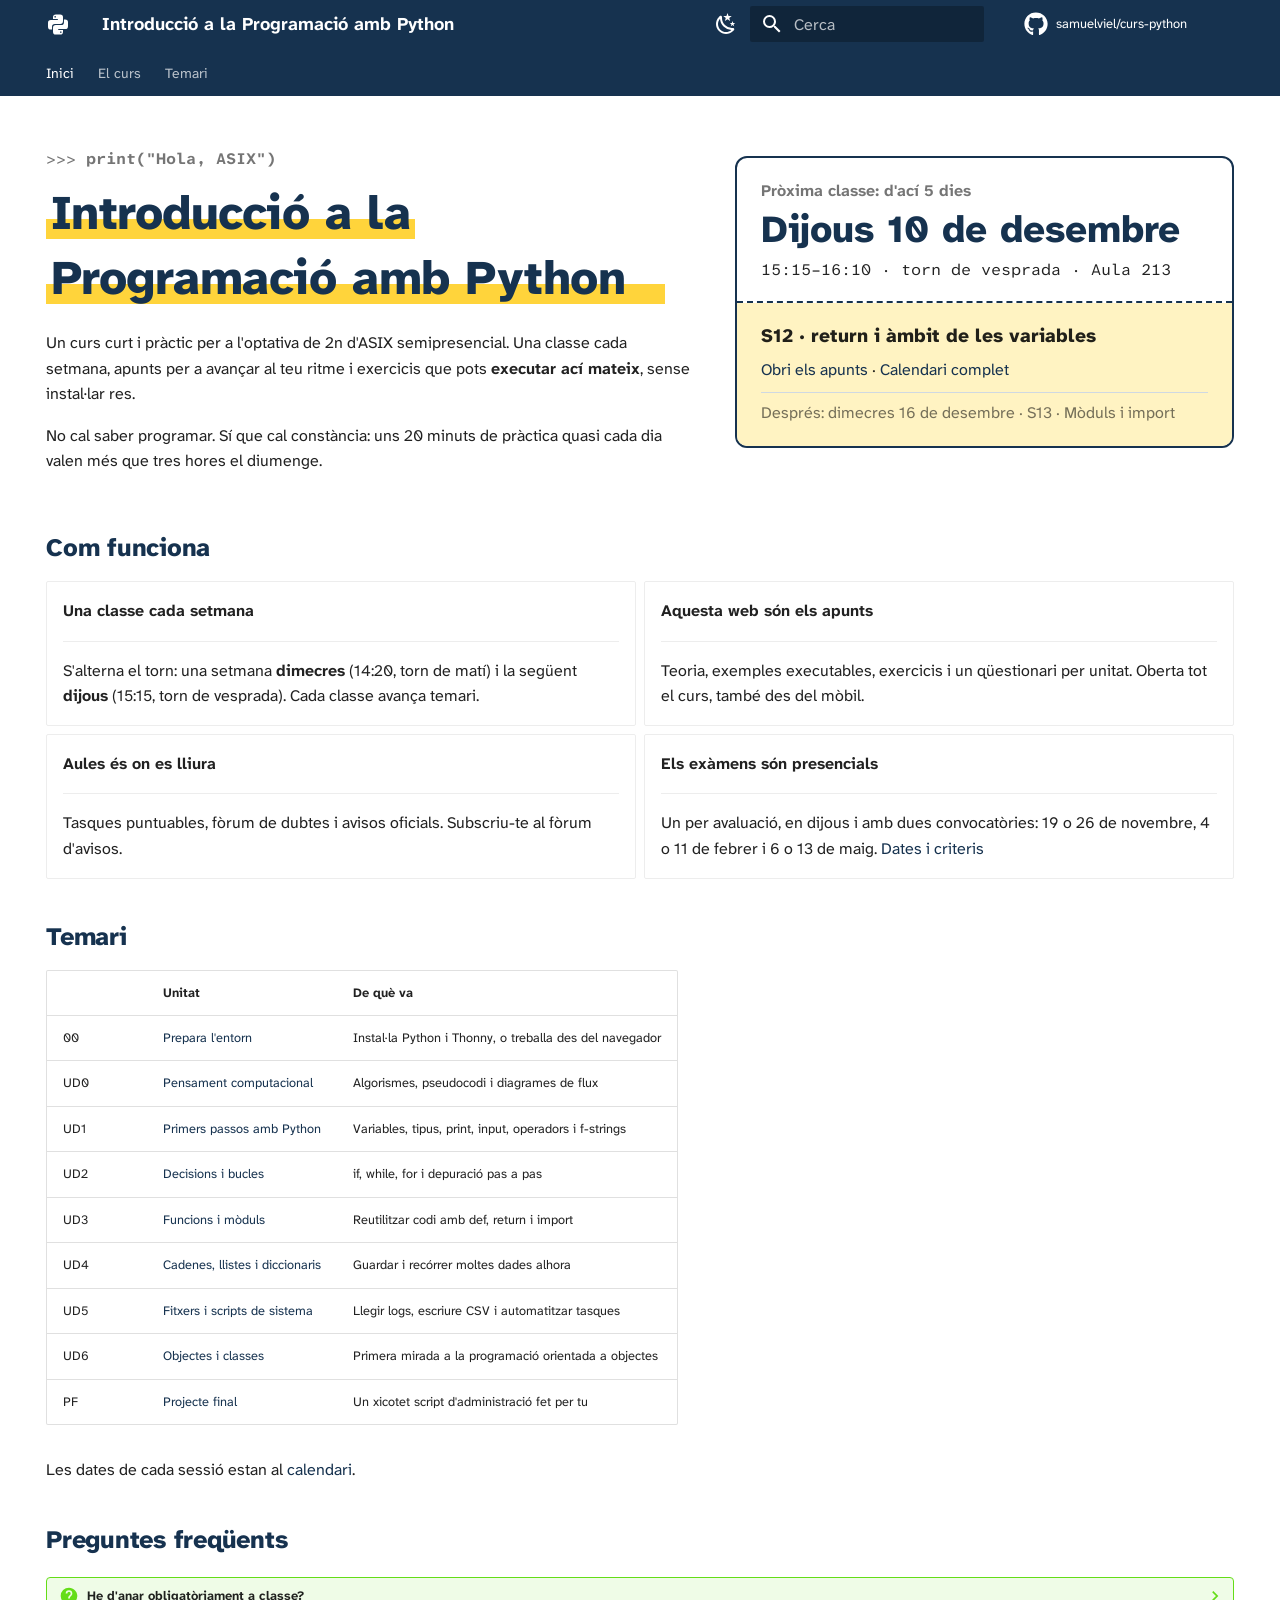
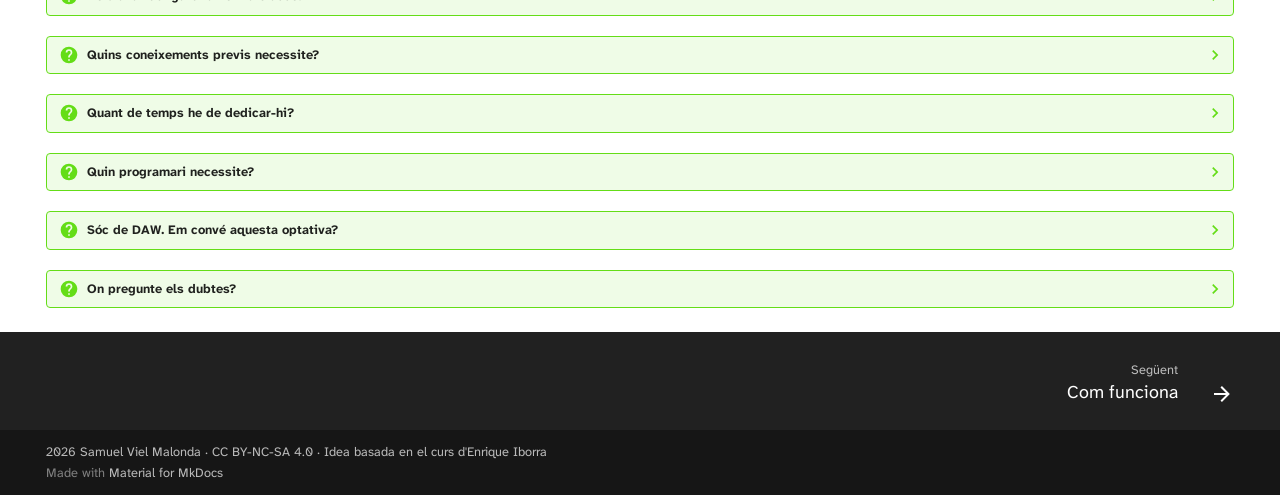
<file: index.html>
<!doctype html>
<html lang="ca" class="no-js">
  <head>
    
      <meta charset="utf-8">
      <meta name="viewport" content="width=device-width,initial-scale=1">
      
        <meta name="description" content="Optativa de 2n d'ASIX/DAW semipresencial · IES Maria Enríquez (Gandia) · Curs 2026-2027">
      
      
        <meta name="author" content="Samuel Viel Malonda">
      
      
        <link rel="canonical" href="https://samuelviel.github.io/curs-python/">
      
      
      
        <link rel="next" href="guia/">
      
      
        
      
      
      <link rel="icon" href="assets/favicon.svg">
      <meta name="generator" content="mkdocs-1.6.1, mkdocs-material-9.7.7">
    
    
      
        <title>Inici - Introducció a la Programació amb Python</title>
      
    
    
      <link rel="stylesheet" href="assets/stylesheets/main.ec1eaa64.min.css">
      
        
        <link rel="stylesheet" href="assets/stylesheets/palette.ab4e12ef.min.css">
      
      


    
    
      
    
    
      
    
    
      <link rel="stylesheet" href="assets/css/curs.css">
    
    <script>__md_scope=new URL(".",location),__md_hash=e=>[...e].reduce(((e,_)=>(e<<5)-e+_.charCodeAt(0)),0),__md_get=(e,_=localStorage,t=__md_scope)=>JSON.parse(_.getItem(t.pathname+"."+e)),__md_set=(e,_,t=localStorage,a=__md_scope)=>{try{t.setItem(a.pathname+"."+e,JSON.stringify(_))}catch(e){}}</script>
    
      

    
    
  </head>
  
  
    
    
      
    
    
    
    
    <body dir="ltr" data-md-color-scheme="default" data-md-color-primary="custom" data-md-color-accent="custom">
  
    
    <input class="md-toggle" data-md-toggle="drawer" type="checkbox" id="__drawer" autocomplete="off">
    <input class="md-toggle" data-md-toggle="search" type="checkbox" id="__search" autocomplete="off">
    <label class="md-overlay" for="__drawer"></label>
    <div data-md-component="skip">
      
        
        <a href="#introduccio-a-la-programacio-amb-python" class="md-skip">
          Salta el contingut
        </a>
      
    </div>
    <div data-md-component="announce">
      
    </div>
    
    
      

<header class="md-header" data-md-component="header">
  <nav class="md-header__inner md-grid" aria-label="Capçalera">
    <a href="." title="Introducció a la Programació amb Python" class="md-header__button md-logo" aria-label="Introducció a la Programació amb Python" data-md-component="logo">
      
  
  <svg xmlns="http://www.w3.org/2000/svg" viewBox="0 0 24 24"><path d="M19.14 7.5A2.86 2.86 0 0 1 22 10.36v3.78A2.86 2.86 0 0 1 19.14 17H12c0 .39.32.96.71.96H17v1.68a2.86 2.86 0 0 1-2.86 2.86H9.86A2.86 2.86 0 0 1 7 19.64v-3.75a2.85 2.85 0 0 1 2.86-2.85h5.25a2.85 2.85 0 0 0 2.85-2.86V7.5zm-4.28 11.79c-.4 0-.72.3-.72.89s.32.71.72.71a.71.71 0 0 0 .71-.71c0-.59-.32-.89-.71-.89m-10-1.79A2.86 2.86 0 0 1 2 14.64v-3.78A2.86 2.86 0 0 1 4.86 8H12c0-.39-.32-.96-.71-.96H7V5.36A2.86 2.86 0 0 1 9.86 2.5h4.28A2.86 2.86 0 0 1 17 5.36v3.75a2.85 2.85 0 0 1-2.86 2.85H8.89a2.85 2.85 0 0 0-2.85 2.86v2.68zM9.14 5.71c.4 0 .72-.3.72-.89s-.32-.71-.72-.71c-.39 0-.71.12-.71.71s.32.89.71.89"/></svg>

    </a>
    <label class="md-header__button md-icon" for="__drawer">
      
      <svg xmlns="http://www.w3.org/2000/svg" viewBox="0 0 24 24"><path d="M3 6h18v2H3zm0 5h18v2H3zm0 5h18v2H3z"/></svg>
    </label>
    <div class="md-header__title" data-md-component="header-title">
      <div class="md-header__ellipsis">
        <div class="md-header__topic">
          <span class="md-ellipsis">
            Introducció a la Programació amb Python
          </span>
        </div>
        <div class="md-header__topic" data-md-component="header-topic">
          <span class="md-ellipsis">
            
              Inici
            
          </span>
        </div>
      </div>
    </div>
    
      
        <form class="md-header__option" data-md-component="palette">
  
    
    
    
    <input class="md-option" data-md-color-media="(prefers-color-scheme: light)" data-md-color-scheme="default" data-md-color-primary="custom" data-md-color-accent="custom"  aria-label="Canvia a mode fosc"  type="radio" name="__palette" id="__palette_0">
    
      <label class="md-header__button md-icon" title="Canvia a mode fosc" for="__palette_1" hidden>
        <svg xmlns="http://www.w3.org/2000/svg" viewBox="0 0 24 24"><path d="m17.75 4.09-2.53 1.94.91 3.06-2.63-1.81-2.63 1.81.91-3.06-2.53-1.94L12.44 4l1.06-3 1.06 3zm3.5 6.91-1.64 1.25.59 1.98-1.7-1.17-1.7 1.17.59-1.98L15.75 11l2.06-.05L18.5 9l.69 1.95zm-2.28 4.95c.83-.08 1.72 1.1 1.19 1.85-.32.45-.66.87-1.08 1.27C15.17 23 8.84 23 4.94 19.07c-3.91-3.9-3.91-10.24 0-14.14.4-.4.82-.76 1.27-1.08.75-.53 1.93.36 1.85 1.19-.27 2.86.69 5.83 2.89 8.02a9.96 9.96 0 0 0 8.02 2.89m-1.64 2.02a12.08 12.08 0 0 1-7.8-3.47c-2.17-2.19-3.33-5-3.49-7.82-2.81 3.14-2.7 7.96.31 10.98 3.02 3.01 7.84 3.12 10.98.31"/></svg>
      </label>
    
  
    
    
    
    <input class="md-option" data-md-color-media="(prefers-color-scheme: dark)" data-md-color-scheme="slate" data-md-color-primary="custom" data-md-color-accent="custom"  aria-label="Canvia a mode clar"  type="radio" name="__palette" id="__palette_1">
    
      <label class="md-header__button md-icon" title="Canvia a mode clar" for="__palette_0" hidden>
        <svg xmlns="http://www.w3.org/2000/svg" viewBox="0 0 24 24"><path d="M12 7a5 5 0 0 1 5 5 5 5 0 0 1-5 5 5 5 0 0 1-5-5 5 5 0 0 1 5-5m0 2a3 3 0 0 0-3 3 3 3 0 0 0 3 3 3 3 0 0 0 3-3 3 3 0 0 0-3-3m0-7 2.39 3.42C13.65 5.15 12.84 5 12 5s-1.65.15-2.39.42zM3.34 7l4.16-.35A7.2 7.2 0 0 0 5.94 8.5c-.44.74-.69 1.5-.83 2.29zm.02 10 1.76-3.77a7.131 7.131 0 0 0 2.38 4.14zM20.65 7l-1.77 3.79a7.02 7.02 0 0 0-2.38-4.15zm-.01 10-4.14.36c.59-.51 1.12-1.14 1.54-1.86.42-.73.69-1.5.83-2.29zM12 22l-2.41-3.44c.74.27 1.55.44 2.41.44.82 0 1.63-.17 2.37-.44z"/></svg>
      </label>
    
  
</form>
      
    
    
      <script>var palette=__md_get("__palette");if(palette&&palette.color){if("(prefers-color-scheme)"===palette.color.media){var media=matchMedia("(prefers-color-scheme: light)"),input=document.querySelector(media.matches?"[data-md-color-media='(prefers-color-scheme: light)']":"[data-md-color-media='(prefers-color-scheme: dark)']");palette.color.media=input.getAttribute("data-md-color-media"),palette.color.scheme=input.getAttribute("data-md-color-scheme"),palette.color.primary=input.getAttribute("data-md-color-primary"),palette.color.accent=input.getAttribute("data-md-color-accent")}for(var[key,value]of Object.entries(palette.color))document.body.setAttribute("data-md-color-"+key,value)}</script>
    
    
    
      
      
        <label class="md-header__button md-icon" for="__search">
          
          <svg xmlns="http://www.w3.org/2000/svg" viewBox="0 0 24 24"><path d="M9.5 3A6.5 6.5 0 0 1 16 9.5c0 1.61-.59 3.09-1.56 4.23l.27.27h.79l5 5-1.5 1.5-5-5v-.79l-.27-.27A6.52 6.52 0 0 1 9.5 16 6.5 6.5 0 0 1 3 9.5 6.5 6.5 0 0 1 9.5 3m0 2C7 5 5 7 5 9.5S7 14 9.5 14 14 12 14 9.5 12 5 9.5 5"/></svg>
        </label>
        <div class="md-search" data-md-component="search" role="dialog">
  <label class="md-search__overlay" for="__search"></label>
  <div class="md-search__inner" role="search">
    <form class="md-search__form" name="search">
      <input type="text" class="md-search__input" name="query" aria-label="Cerca" placeholder="Cerca" autocapitalize="off" autocorrect="off" autocomplete="off" spellcheck="false" data-md-component="search-query" required>
      <label class="md-search__icon md-icon" for="__search">
        
        <svg xmlns="http://www.w3.org/2000/svg" viewBox="0 0 24 24"><path d="M9.5 3A6.5 6.5 0 0 1 16 9.5c0 1.61-.59 3.09-1.56 4.23l.27.27h.79l5 5-1.5 1.5-5-5v-.79l-.27-.27A6.52 6.52 0 0 1 9.5 16 6.5 6.5 0 0 1 3 9.5 6.5 6.5 0 0 1 9.5 3m0 2C7 5 5 7 5 9.5S7 14 9.5 14 14 12 14 9.5 12 5 9.5 5"/></svg>
        
        <svg xmlns="http://www.w3.org/2000/svg" viewBox="0 0 24 24"><path d="M20 11v2H8l5.5 5.5-1.42 1.42L4.16 12l7.92-7.92L13.5 5.5 8 11z"/></svg>
      </label>
      <nav class="md-search__options" aria-label="Cerca">
        
        <button type="reset" class="md-search__icon md-icon" title="Neteja" aria-label="Neteja" tabindex="-1">
          
          <svg xmlns="http://www.w3.org/2000/svg" viewBox="0 0 24 24"><path d="M19 6.41 17.59 5 12 10.59 6.41 5 5 6.41 10.59 12 5 17.59 6.41 19 12 13.41 17.59 19 19 17.59 13.41 12z"/></svg>
        </button>
      </nav>
      
        <div class="md-search__suggest" data-md-component="search-suggest"></div>
      
    </form>
    <div class="md-search__output">
      <div class="md-search__scrollwrap" tabindex="0" data-md-scrollfix>
        <div class="md-search-result" data-md-component="search-result">
          <div class="md-search-result__meta">
            Inicialitzant cerca
          </div>
          <ol class="md-search-result__list" role="presentation"></ol>
        </div>
      </div>
    </div>
  </div>
</div>
      
    
    
      <div class="md-header__source">
        <a href="https://github.com/samuelviel/curs-python" title="Ves al repositori" class="md-source" data-md-component="source">
  <div class="md-source__icon md-icon">
    
    <svg xmlns="http://www.w3.org/2000/svg" viewBox="0 0 512 512"><!--! Font Awesome Free 7.1.0 by @fontawesome - https://fontawesome.com License - https://fontawesome.com/license/free (Icons: CC BY 4.0, Fonts: SIL OFL 1.1, Code: MIT License) Copyright 2025 Fonticons, Inc.--><path d="M173.9 397.4c0 2-2.3 3.6-5.2 3.6-3.3.3-5.6-1.3-5.6-3.6 0-2 2.3-3.6 5.2-3.6 3-.3 5.6 1.3 5.6 3.6m-31.1-4.5c-.7 2 1.3 4.3 4.3 4.9 2.6 1 5.6 0 6.2-2s-1.3-4.3-4.3-5.2c-2.6-.7-5.5.3-6.2 2.3m44.2-1.7c-2.9.7-4.9 2.6-4.6 4.9.3 2 2.9 3.3 5.9 2.6 2.9-.7 4.9-2.6 4.6-4.6-.3-1.9-3-3.2-5.9-2.9M252.8 8C114.1 8 8 113.3 8 252c0 110.9 69.8 205.8 169.5 239.2 12.8 2.3 17.3-5.6 17.3-12.1 0-6.2-.3-40.4-.3-61.4 0 0-70 15-84.7-29.8 0 0-11.4-29.1-27.8-36.6 0 0-22.9-15.7 1.6-15.4 0 0 24.9 2 38.6 25.8 21.9 38.6 58.6 27.5 72.9 20.9 2.3-16 8.8-27.1 16-33.7-55.9-6.2-112.3-14.3-112.3-110.5 0-27.5 7.6-41.3 23.6-58.9-2.6-6.5-11.1-33.3 2.6-67.9 20.9-6.5 69 27 69 27 20-5.6 41.5-8.5 62.8-8.5s42.8 2.9 62.8 8.5c0 0 48.1-33.6 69-27 13.7 34.7 5.2 61.4 2.6 67.9 16 17.7 25.8 31.5 25.8 58.9 0 96.5-58.9 104.2-114.8 110.5 9.2 7.9 17 22.9 17 46.4 0 33.7-.3 75.4-.3 83.6 0 6.5 4.6 14.4 17.3 12.1C436.2 457.8 504 362.9 504 252 504 113.3 391.5 8 252.8 8M105.2 352.9c-1.3 1-1 3.3.7 5.2 1.6 1.6 3.9 2.3 5.2 1 1.3-1 1-3.3-.7-5.2-1.6-1.6-3.9-2.3-5.2-1m-10.8-8.1c-.7 1.3.3 2.9 2.3 3.9 1.6 1 3.6.7 4.3-.7.7-1.3-.3-2.9-2.3-3.9-2-.6-3.6-.3-4.3.7m32.4 35.6c-1.6 1.3-1 4.3 1.3 6.2 2.3 2.3 5.2 2.6 6.5 1 1.3-1.3.7-4.3-1.3-6.2-2.2-2.3-5.2-2.6-6.5-1m-11.4-14.7c-1.6 1-1.6 3.6 0 5.9s4.3 3.3 5.6 2.3c1.6-1.3 1.6-3.9 0-6.2-1.4-2.3-4-3.3-5.6-2"/></svg>
  </div>
  <div class="md-source__repository">
    samuelviel/curs-python
  </div>
</a>
      </div>
    
  </nav>
  
</header>
    
    <div class="md-container" data-md-component="container">
      
      
        
          
            
<nav class="md-tabs" aria-label="Pestanyes" data-md-component="tabs">
  <div class="md-grid">
    <ul class="md-tabs__list">
      
        
  
  
  
    
  
  
    <li class="md-tabs__item md-tabs__item--active">
      <a href="." class="md-tabs__link">
        
  
  
    
  
  Inici

      </a>
    </li>
  

      
        
  
  
  
  
    
    
      <li class="md-tabs__item">
        <a href="guia/" class="md-tabs__link">
          
  
  
    
  
  El curs

        </a>
      </li>
    
  

      
        
  
  
  
  
    
    
      <li class="md-tabs__item">
        <a href="unitats/entorn/" class="md-tabs__link">
          
  
  
    
  
  Temari

        </a>
      </li>
    
  

      
    </ul>
  </div>
</nav>
          
        
      
      <main class="md-main" data-md-component="main">
        <div class="md-main__inner md-grid">
          
            
              
                
              
              <div class="md-sidebar md-sidebar--primary" data-md-component="sidebar" data-md-type="navigation" hidden>
                <div class="md-sidebar__scrollwrap">
                  <div class="md-sidebar__inner">
                    


  


<nav class="md-nav md-nav--primary md-nav--lifted" aria-label="Navegació" data-md-level="0">
  <label class="md-nav__title" for="__drawer">
    <a href="." title="Introducció a la Programació amb Python" class="md-nav__button md-logo" aria-label="Introducció a la Programació amb Python" data-md-component="logo">
      
  
  <svg xmlns="http://www.w3.org/2000/svg" viewBox="0 0 24 24"><path d="M19.14 7.5A2.86 2.86 0 0 1 22 10.36v3.78A2.86 2.86 0 0 1 19.14 17H12c0 .39.32.96.71.96H17v1.68a2.86 2.86 0 0 1-2.86 2.86H9.86A2.86 2.86 0 0 1 7 19.64v-3.75a2.85 2.85 0 0 1 2.86-2.85h5.25a2.85 2.85 0 0 0 2.85-2.86V7.5zm-4.28 11.79c-.4 0-.72.3-.72.89s.32.71.72.71a.71.71 0 0 0 .71-.71c0-.59-.32-.89-.71-.89m-10-1.79A2.86 2.86 0 0 1 2 14.64v-3.78A2.86 2.86 0 0 1 4.86 8H12c0-.39-.32-.96-.71-.96H7V5.36A2.86 2.86 0 0 1 9.86 2.5h4.28A2.86 2.86 0 0 1 17 5.36v3.75a2.85 2.85 0 0 1-2.86 2.85H8.89a2.85 2.85 0 0 0-2.85 2.86v2.68zM9.14 5.71c.4 0 .72-.3.72-.89s-.32-.71-.72-.71c-.39 0-.71.12-.71.71s.32.89.71.89"/></svg>

    </a>
    Introducció a la Programació amb Python
  </label>
  
    <div class="md-nav__source">
      <a href="https://github.com/samuelviel/curs-python" title="Ves al repositori" class="md-source" data-md-component="source">
  <div class="md-source__icon md-icon">
    
    <svg xmlns="http://www.w3.org/2000/svg" viewBox="0 0 512 512"><!--! Font Awesome Free 7.1.0 by @fontawesome - https://fontawesome.com License - https://fontawesome.com/license/free (Icons: CC BY 4.0, Fonts: SIL OFL 1.1, Code: MIT License) Copyright 2025 Fonticons, Inc.--><path d="M173.9 397.4c0 2-2.3 3.6-5.2 3.6-3.3.3-5.6-1.3-5.6-3.6 0-2 2.3-3.6 5.2-3.6 3-.3 5.6 1.3 5.6 3.6m-31.1-4.5c-.7 2 1.3 4.3 4.3 4.9 2.6 1 5.6 0 6.2-2s-1.3-4.3-4.3-5.2c-2.6-.7-5.5.3-6.2 2.3m44.2-1.7c-2.9.7-4.9 2.6-4.6 4.9.3 2 2.9 3.3 5.9 2.6 2.9-.7 4.9-2.6 4.6-4.6-.3-1.9-3-3.2-5.9-2.9M252.8 8C114.1 8 8 113.3 8 252c0 110.9 69.8 205.8 169.5 239.2 12.8 2.3 17.3-5.6 17.3-12.1 0-6.2-.3-40.4-.3-61.4 0 0-70 15-84.7-29.8 0 0-11.4-29.1-27.8-36.6 0 0-22.9-15.7 1.6-15.4 0 0 24.9 2 38.6 25.8 21.9 38.6 58.6 27.5 72.9 20.9 2.3-16 8.8-27.1 16-33.7-55.9-6.2-112.3-14.3-112.3-110.5 0-27.5 7.6-41.3 23.6-58.9-2.6-6.5-11.1-33.3 2.6-67.9 20.9-6.5 69 27 69 27 20-5.6 41.5-8.5 62.8-8.5s42.8 2.9 62.8 8.5c0 0 48.1-33.6 69-27 13.7 34.7 5.2 61.4 2.6 67.9 16 17.7 25.8 31.5 25.8 58.9 0 96.5-58.9 104.2-114.8 110.5 9.2 7.9 17 22.9 17 46.4 0 33.7-.3 75.4-.3 83.6 0 6.5 4.6 14.4 17.3 12.1C436.2 457.8 504 362.9 504 252 504 113.3 391.5 8 252.8 8M105.2 352.9c-1.3 1-1 3.3.7 5.2 1.6 1.6 3.9 2.3 5.2 1 1.3-1 1-3.3-.7-5.2-1.6-1.6-3.9-2.3-5.2-1m-10.8-8.1c-.7 1.3.3 2.9 2.3 3.9 1.6 1 3.6.7 4.3-.7.7-1.3-.3-2.9-2.3-3.9-2-.6-3.6-.3-4.3.7m32.4 35.6c-1.6 1.3-1 4.3 1.3 6.2 2.3 2.3 5.2 2.6 6.5 1 1.3-1.3.7-4.3-1.3-6.2-2.2-2.3-5.2-2.6-6.5-1m-11.4-14.7c-1.6 1-1.6 3.6 0 5.9s4.3 3.3 5.6 2.3c1.6-1.3 1.6-3.9 0-6.2-1.4-2.3-4-3.3-5.6-2"/></svg>
  </div>
  <div class="md-source__repository">
    samuelviel/curs-python
  </div>
</a>
    </div>
  
  <ul class="md-nav__list" data-md-scrollfix>
    
      
      
  
  
    
  
  
  
    <li class="md-nav__item md-nav__item--active">
      
      <input class="md-nav__toggle md-toggle" type="checkbox" id="__toc">
      
      
        
      
      
        <label class="md-nav__link md-nav__link--active" for="__toc">
          
  
  
  <span class="md-ellipsis">
    
  
    Inici
  

    
  </span>
  
  

          <span class="md-nav__icon md-icon"></span>
        </label>
      
      <a href="." class="md-nav__link md-nav__link--active">
        
  
  
  <span class="md-ellipsis">
    
  
    Inici
  

    
  </span>
  
  

      </a>
      
        

<nav class="md-nav md-nav--secondary" aria-label="Taula de continguts">
  
  
  
    
  
  
    <label class="md-nav__title" for="__toc">
      <span class="md-nav__icon md-icon"></span>
      Taula de continguts
    </label>
    <ul class="md-nav__list" data-md-component="toc" data-md-scrollfix>
      
        <li class="md-nav__item">
  <a href="#com-funciona" class="md-nav__link">
    <span class="md-ellipsis">
      
        Com funciona
      
    </span>
  </a>
  
</li>
      
        <li class="md-nav__item">
  <a href="#temari" class="md-nav__link">
    <span class="md-ellipsis">
      
        Temari
      
    </span>
  </a>
  
</li>
      
        <li class="md-nav__item">
  <a href="#preguntes-frequents" class="md-nav__link">
    <span class="md-ellipsis">
      
        Preguntes freqüents
      
    </span>
  </a>
  
</li>
      
    </ul>
  
</nav>
      
    </li>
  

    
      
      
  
  
  
  
    
    
      
        
      
        
      
        
      
    
    
    
      
      
        
      
    
    
    <li class="md-nav__item md-nav__item--nested">
      
        
        
        <input class="md-nav__toggle md-toggle " type="checkbox" id="__nav_2" >
        
          
          <label class="md-nav__link" for="__nav_2" id="__nav_2_label" tabindex="0">
            
  
  
  <span class="md-ellipsis">
    
  
    El curs
  

    
  </span>
  
  

            <span class="md-nav__icon md-icon"></span>
          </label>
        
        <nav class="md-nav" data-md-level="1" aria-labelledby="__nav_2_label" aria-expanded="false">
          <label class="md-nav__title" for="__nav_2">
            <span class="md-nav__icon md-icon"></span>
            
  
    El curs
  

          </label>
          <ul class="md-nav__list" data-md-scrollfix>
            
              
                
  
  
  
  
    <li class="md-nav__item">
      <a href="guia/" class="md-nav__link">
        
  
  
  <span class="md-ellipsis">
    
  
    Com funciona
  

    
  </span>
  
  

      </a>
    </li>
  

              
            
              
                
  
  
  
  
    <li class="md-nav__item">
      <a href="calendari/" class="md-nav__link">
        
  
  
  <span class="md-ellipsis">
    
  
    Calendari
  

    
  </span>
  
  

      </a>
    </li>
  

              
            
              
                
  
  
  
  
    <li class="md-nav__item">
      <a href="recursos/" class="md-nav__link">
        
  
  
  <span class="md-ellipsis">
    
  
    Recursos
  

    
  </span>
  
  

      </a>
    </li>
  

              
            
          </ul>
        </nav>
      
    </li>
  

    
      
      
  
  
  
  
    
    
      
        
      
        
      
        
      
        
      
        
      
        
      
        
      
        
      
        
      
    
    
    
      
      
        
      
    
    
    <li class="md-nav__item md-nav__item--nested">
      
        
        
        <input class="md-nav__toggle md-toggle " type="checkbox" id="__nav_3" >
        
          
          <label class="md-nav__link" for="__nav_3" id="__nav_3_label" tabindex="0">
            
  
  
  <span class="md-ellipsis">
    
  
    Temari
  

    
  </span>
  
  

            <span class="md-nav__icon md-icon"></span>
          </label>
        
        <nav class="md-nav" data-md-level="1" aria-labelledby="__nav_3_label" aria-expanded="false">
          <label class="md-nav__title" for="__nav_3">
            <span class="md-nav__icon md-icon"></span>
            
  
    Temari
  

          </label>
          <ul class="md-nav__list" data-md-scrollfix>
            
              
                
  
  
  
  
    <li class="md-nav__item">
      <a href="unitats/entorn/" class="md-nav__link">
        
  
  
  <span class="md-ellipsis">
    
  
    00 · Prepara l'entorn
  

    
  </span>
  
  

      </a>
    </li>
  

              
            
              
                
  
  
  
  
    <li class="md-nav__item">
      <a href="unitats/ud0/" class="md-nav__link">
        
  
  
  <span class="md-ellipsis">
    
  
    UD0 · Pensament computacional
  

    
  </span>
  
  

      </a>
    </li>
  

              
            
              
                
  
  
  
  
    <li class="md-nav__item">
      <a href="unitats/ud1/" class="md-nav__link">
        
  
  
  <span class="md-ellipsis">
    
  
    UD1 · Primers passos
  

    
  </span>
  
  

      </a>
    </li>
  

              
            
              
                
  
  
  
  
    <li class="md-nav__item">
      <a href="unitats/ud2/" class="md-nav__link">
        
  
  
  <span class="md-ellipsis">
    
  
    UD2 · Decisions i bucles
  

    
  </span>
  
  

      </a>
    </li>
  

              
            
              
                
  
  
  
  
    <li class="md-nav__item">
      <a href="unitats/ud3/" class="md-nav__link">
        
  
  
  <span class="md-ellipsis">
    
  
    UD3 · Funcions i mòduls
  

    
  </span>
  
  

      </a>
    </li>
  

              
            
              
                
  
  
  
  
    <li class="md-nav__item">
      <a href="unitats/ud4/" class="md-nav__link">
        
  
  
  <span class="md-ellipsis">
    
  
    UD4 · Cadenes, llistes i diccionaris
  

    
  </span>
  
  

      </a>
    </li>
  

              
            
              
                
  
  
  
  
    <li class="md-nav__item">
      <a href="unitats/ud5/" class="md-nav__link">
        
  
  
  <span class="md-ellipsis">
    
  
    UD5 · Fitxers i scripts
  

    
  </span>
  
  

      </a>
    </li>
  

              
            
              
                
  
  
  
  
    <li class="md-nav__item">
      <a href="unitats/ud6/" class="md-nav__link">
        
  
  
  <span class="md-ellipsis">
    
  
    UD6 · Objectes i classes
  

    
  </span>
  
  

      </a>
    </li>
  

              
            
              
                
  
  
  
  
    <li class="md-nav__item">
      <a href="unitats/projecte/" class="md-nav__link">
        
  
  
  <span class="md-ellipsis">
    
  
    Projecte final
  

    
  </span>
  
  

      </a>
    </li>
  

              
            
          </ul>
        </nav>
      
    </li>
  

    
  </ul>
</nav>
                  </div>
                </div>
              </div>
            
            
              
                
              
              <div class="md-sidebar md-sidebar--secondary" data-md-component="sidebar" data-md-type="toc" hidden>
                <div class="md-sidebar__scrollwrap">
                  <div class="md-sidebar__inner">
                    

<nav class="md-nav md-nav--secondary" aria-label="Taula de continguts">
  
  
  
    
  
  
    <label class="md-nav__title" for="__toc">
      <span class="md-nav__icon md-icon"></span>
      Taula de continguts
    </label>
    <ul class="md-nav__list" data-md-component="toc" data-md-scrollfix>
      
        <li class="md-nav__item">
  <a href="#com-funciona" class="md-nav__link">
    <span class="md-ellipsis">
      
        Com funciona
      
    </span>
  </a>
  
</li>
      
        <li class="md-nav__item">
  <a href="#temari" class="md-nav__link">
    <span class="md-ellipsis">
      
        Temari
      
    </span>
  </a>
  
</li>
      
        <li class="md-nav__item">
  <a href="#preguntes-frequents" class="md-nav__link">
    <span class="md-ellipsis">
      
        Preguntes freqüents
      
    </span>
  </a>
  
</li>
      
    </ul>
  
</nav>
                  </div>
                </div>
              </div>
            
          
          
            <div class="md-content" data-md-component="content">
              
              <article class="md-content__inner md-typeset">
                
                  
  



  
  


<div class="hero">
<div class="hero-text">
<p class="prompt">&gt;&gt;&gt; <b>print("Hola, ASIX")</b></p>
<h1 class="hero-title" id="introduccio-a-la-programacio-amb-python">Introducció a la Programació amb Python<a class="headerlink" href="#introduccio-a-la-programacio-amb-python" title="Permanent link">&para;</a></h1>
<p>Un curs curt i pràctic per a l'optativa de 2n d'ASIX semipresencial. Una classe cada setmana, apunts per a avançar al teu ritme i exercicis que pots <strong>executar ací mateix</strong>, sense instal·lar res.</p>
<p>No cal saber programar. Sí que cal constància: uns 20 minuts de pràctica quasi cada dia valen més que tres hores el diumenge.</p>
</div>
<div aria-live="polite" class="ticket" id="proxima-sessio"></div>
</div>
<h2 id="com-funciona">Com funciona<a class="headerlink" href="#com-funciona" title="Permanent link">&para;</a></h2>
<div class="grid cards two">
<ul>
<li>
<p><strong>Una classe cada setmana</strong></p>
<hr />
<p>S'alterna el torn: una setmana <strong>dimecres</strong> (14:20, torn de matí) i la següent <strong>dijous</strong> (15:15, torn de vesprada). Cada classe avança temari.</p>
</li>
<li>
<p><strong>Aquesta web són els apunts</strong></p>
<hr />
<p>Teoria, exemples executables, exercicis i un qüestionari per unitat. Oberta tot el curs, també des del mòbil.</p>
</li>
<li>
<p><strong>Aules és on es lliura</strong></p>
<hr />
<p>Tasques puntuables, fòrum de dubtes i avisos oficials. Subscriu-te al fòrum d'avisos.</p>
</li>
<li>
<p><strong>Els exàmens són presencials</strong></p>
<hr />
<p>Un per avaluació, en dijous i amb dues convocatòries: 19 o 26 de novembre, 4 o 11 de febrer i 6 o 13 de maig. <a href="guia/#dates-dels-examens">Dates i criteris</a></p>
</li>
</ul>
</div>
<h2 id="temari">Temari<a class="headerlink" href="#temari" title="Permanent link">&para;</a></h2>
<table>
<thead>
<tr>
<th></th>
<th>Unitat</th>
<th>De què va</th>
</tr>
</thead>
<tbody>
<tr>
<td>00</td>
<td><a href="unitats/entorn/">Prepara l'entorn</a></td>
<td>Instal·la Python i Thonny, o treballa des del navegador</td>
</tr>
<tr>
<td>UD0</td>
<td><a href="unitats/ud0/">Pensament computacional</a></td>
<td>Algorismes, pseudocodi i diagrames de flux</td>
</tr>
<tr>
<td>UD1</td>
<td><a href="unitats/ud1/">Primers passos amb Python</a></td>
<td>Variables, tipus, print, input, operadors i f-strings</td>
</tr>
<tr>
<td>UD2</td>
<td><a href="unitats/ud2/">Decisions i bucles</a></td>
<td>if, while, for i depuració pas a pas</td>
</tr>
<tr>
<td>UD3</td>
<td><a href="unitats/ud3/">Funcions i mòduls</a></td>
<td>Reutilitzar codi amb def, return i import</td>
</tr>
<tr>
<td>UD4</td>
<td><a href="unitats/ud4/">Cadenes, llistes i diccionaris</a></td>
<td>Guardar i recórrer moltes dades alhora</td>
</tr>
<tr>
<td>UD5</td>
<td><a href="unitats/ud5/">Fitxers i scripts de sistema</a></td>
<td>Llegir logs, escriure CSV i automatitzar tasques</td>
</tr>
<tr>
<td>UD6</td>
<td><a href="unitats/ud6/">Objectes i classes</a></td>
<td>Primera mirada a la programació orientada a objectes</td>
</tr>
<tr>
<td>PF</td>
<td><a href="unitats/projecte/">Projecte final</a></td>
<td>Un xicotet script d'administració fet per tu</td>
</tr>
</tbody>
</table>
<p>Les dates de cada sessió estan al <a href="calendari/">calendari</a>.</p>
<h2 id="preguntes-frequents">Preguntes freqüents<a class="headerlink" href="#preguntes-frequents" title="Permanent link">&para;</a></h2>
<details class="question">
<summary>He d'anar obligatòriament a classe?</summary>
<p>No. En semipresencial l'assistència a les tutories col·lectives és voluntària i no puntua, encara que es passa llista. Com que cada setmana és un torn diferent, si només pots vindre a un, segueix les altres sessions amb els apunts i el resum que es penja a Aules.</p>
</details>
<details class="question">
<summary>Quins coneixements previs necessite?</summary>
<p>Cap de programació. Només saber moure't per l'ordinador: crear carpetes, guardar fitxers i obrir un terminal.</p>
</details>
<details class="question">
<summary>Quant de temps he de dedicar-hi?</summary>
<p>Compta amb 1 o 2 hores per setmana a banda de la classe: llegir, provar els exemples i fer els exercicis.</p>
</details>
<details class="question">
<summary>Quin programari necessite?</summary>
<p>Python 3 i l'editor Thonny, gratuïts. Instruccions a <a href="unitats/entorn/">Prepara l'entorn</a>. Si un dia no tens el teu ordinador, pots provar el codi en aquesta web.</p>
</details>
<details class="question">
<summary>Sóc de DAW. Em convé aquesta optativa?</summary>
<p>L'optativa està pensada per a l'alumnat d'ASIX. Si estudies DAW ja treballes aquests continguts, amb més profunditat, al mòdul de Programació. Consulta-ho amb la tutoria o amb direcció d'estudis abans de matricular-t'hi.</p>
</details>
<details class="question">
<summary>On pregunte els dubtes?</summary>
<p>Primer al fòrum de dubtes d'Aules: la teua pregunta pot ajudar altres companys, i participar compta per a la nota. Per a temes personals, missatge privat per Aules. Tens una plantilla per a preguntar bé a <a href="recursos/#com-preguntar-al-forum">Recursos</a>.</p>
</details>







  
  




  



                
              </article>
            </div>
          
          
<script>var target=document.getElementById(location.hash.slice(1));target&&target.name&&(target.checked=target.name.startsWith("__tabbed_"))</script>
        </div>
        
          <button type="button" class="md-top md-icon" data-md-component="top" hidden>
  
  <svg xmlns="http://www.w3.org/2000/svg" viewBox="0 0 24 24"><path d="M13 20h-2V8l-5.5 5.5-1.42-1.42L12 4.16l7.92 7.92-1.42 1.42L13 8z"/></svg>
  Torna a l'inici
</button>
        
      </main>
      
        <footer class="md-footer">
  
    
      
        
      
      <nav class="md-footer__inner md-grid" aria-label="Peu de pàgina" >
        
        
          
          <a href="guia/" class="md-footer__link md-footer__link--next" aria-label="Següent: Com funciona">
            <div class="md-footer__title">
              <span class="md-footer__direction">
                Següent
              </span>
              <div class="md-ellipsis">
                Com funciona
              </div>
            </div>
            <div class="md-footer__button md-icon">
              
              <svg xmlns="http://www.w3.org/2000/svg" viewBox="0 0 24 24"><path d="M4 11v2h12l-5.5 5.5 1.42 1.42L19.84 12l-7.92-7.92L10.5 5.5 16 11z"/></svg>
            </div>
          </a>
        
      </nav>
    
  
  <div class="md-footer-meta md-typeset">
    <div class="md-footer-meta__inner md-grid">
      <div class="md-copyright">
  
    <div class="md-copyright__highlight">
      2026 Samuel Viel Malonda · <a href="https://creativecommons.org/licenses/by-nc-sa/4.0/deed.ca">CC BY-NC-SA 4.0</a> · Idea basada en el curs d'<a href="https://enriqueiborra.github.io/python/index.html">Enrique Iborra</a>
    </div>
  
  
    Made with
    <a href="https://squidfunk.github.io/mkdocs-material/" target="_blank" rel="noopener">
      Material for MkDocs
    </a>
  
</div>
      
    </div>
  </div>
</footer>
      
    </div>
    <div class="md-dialog" data-md-component="dialog">
      <div class="md-dialog__inner md-typeset"></div>
    </div>
    
    
    
      
      
      <script id="__config" type="application/json">{"annotate": null, "base": ".", "features": ["navigation.tabs", "navigation.sections", "navigation.top", "navigation.footer", "navigation.indexes", "toc.follow", "search.highlight", "search.suggest", "content.code.copy"], "search": "assets/javascripts/workers/search.2c215733.min.js", "tags": null, "translations": {"clipboard.copied": "Copiat al porta-retalls", "clipboard.copy": "C\u00f2pia al porta-retalls", "search.result.more.one": "1 m\u00e9s en aquesta p\u00e0gina", "search.result.more.other": "# m\u00e9s en aquesta p\u00e0gina", "search.result.none": "Cap document coincideix", "search.result.one": "1 document coincident", "search.result.other": "# documents coincidents", "search.result.placeholder": "Escriu per a comen\u00e7ar a cercar", "search.result.term.missing": "Desaparegut", "select.version": "Selecciona la versi\u00f3"}, "version": null}</script>
    
    
      <script src="assets/javascripts/bundle.d7400e89.min.js"></script>
      
        <script src="assets/js/curs.js"></script>
      
        <script src="assets/js/curs-app.js"></script>
      
    
  </body>
</html>
</file>
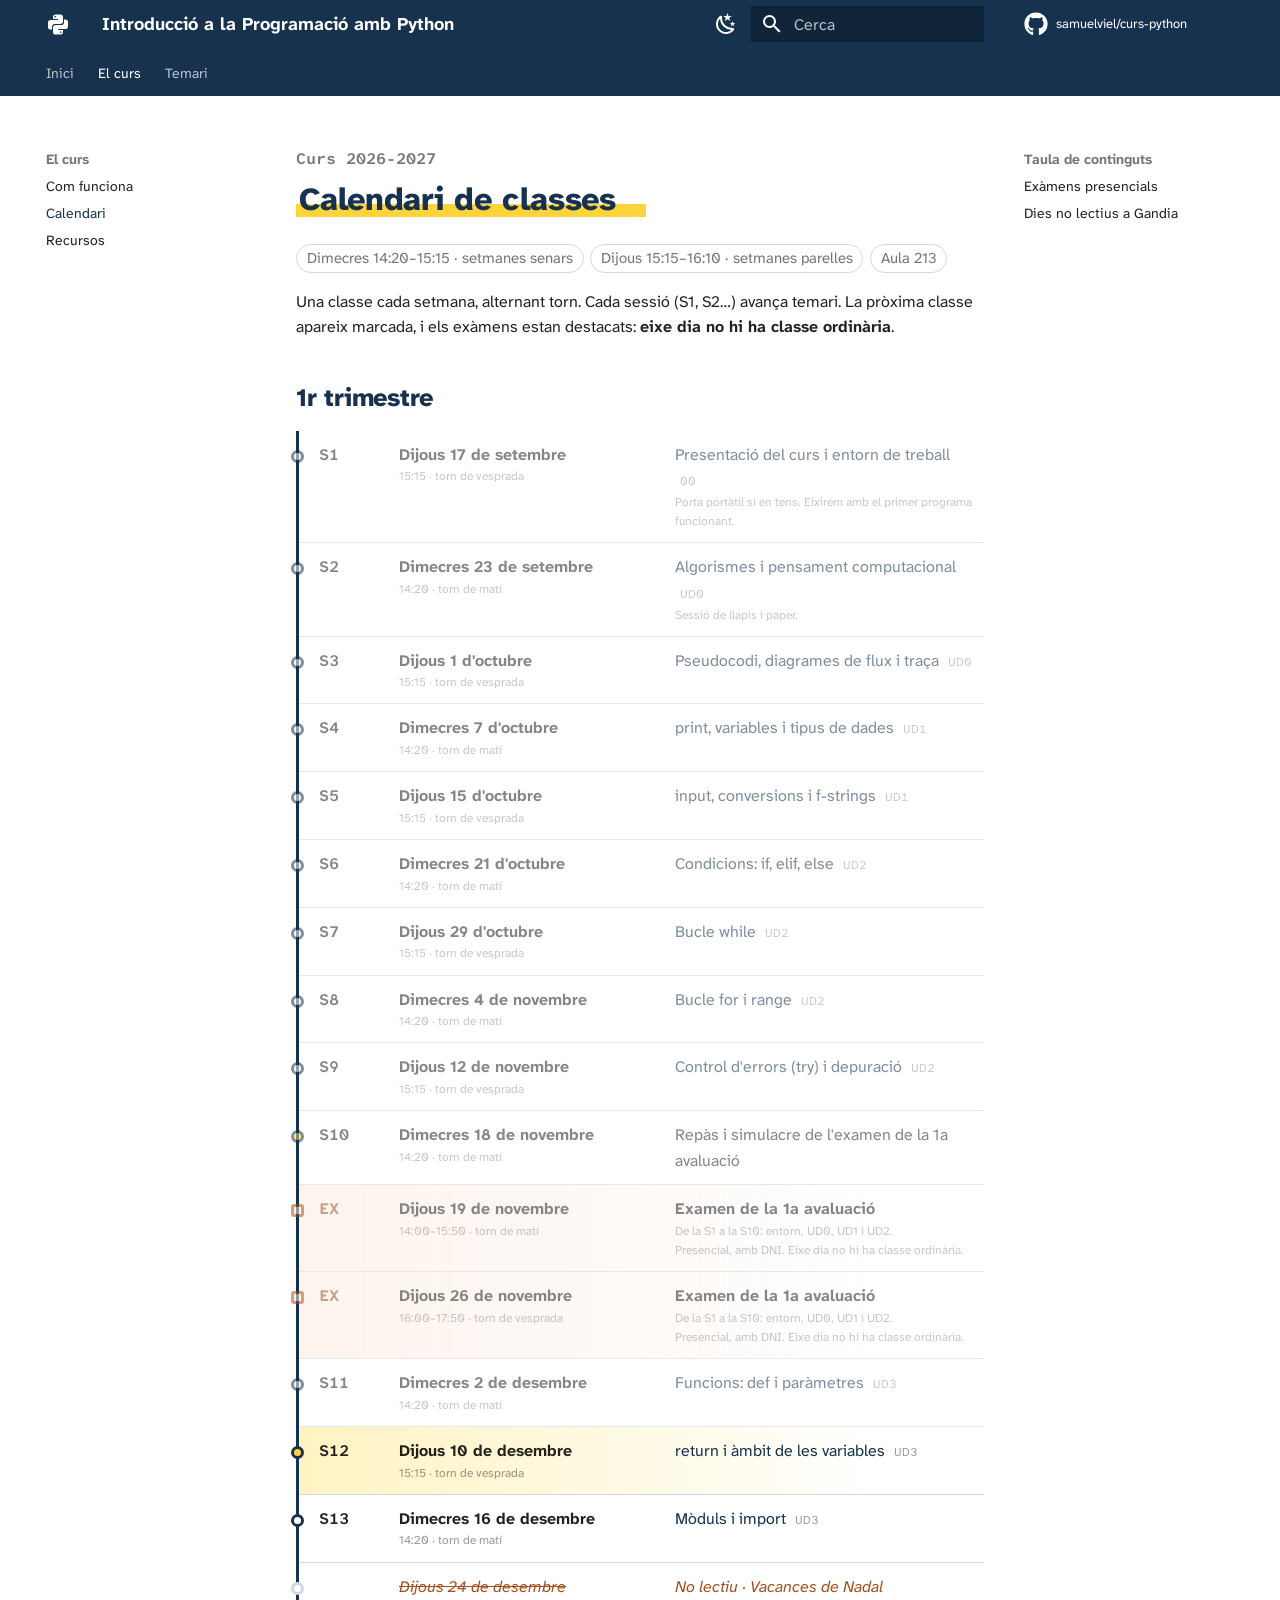
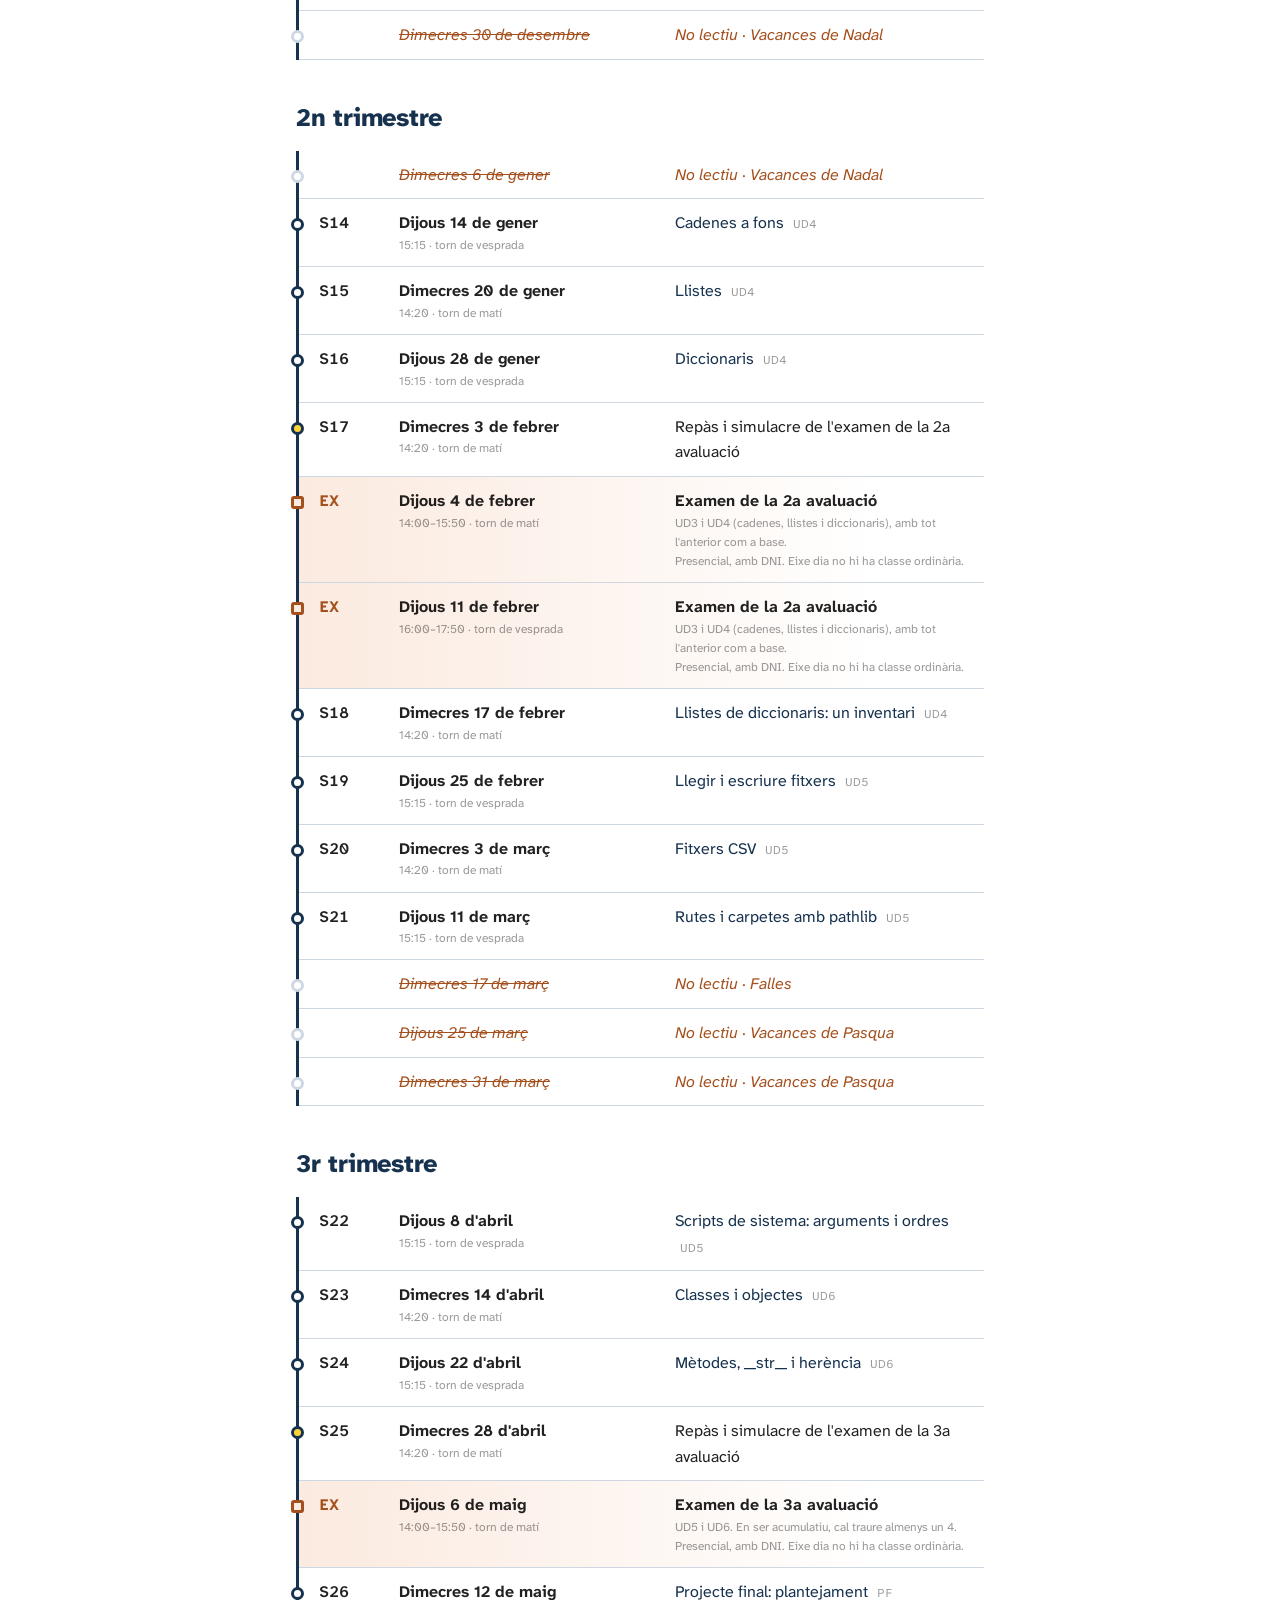
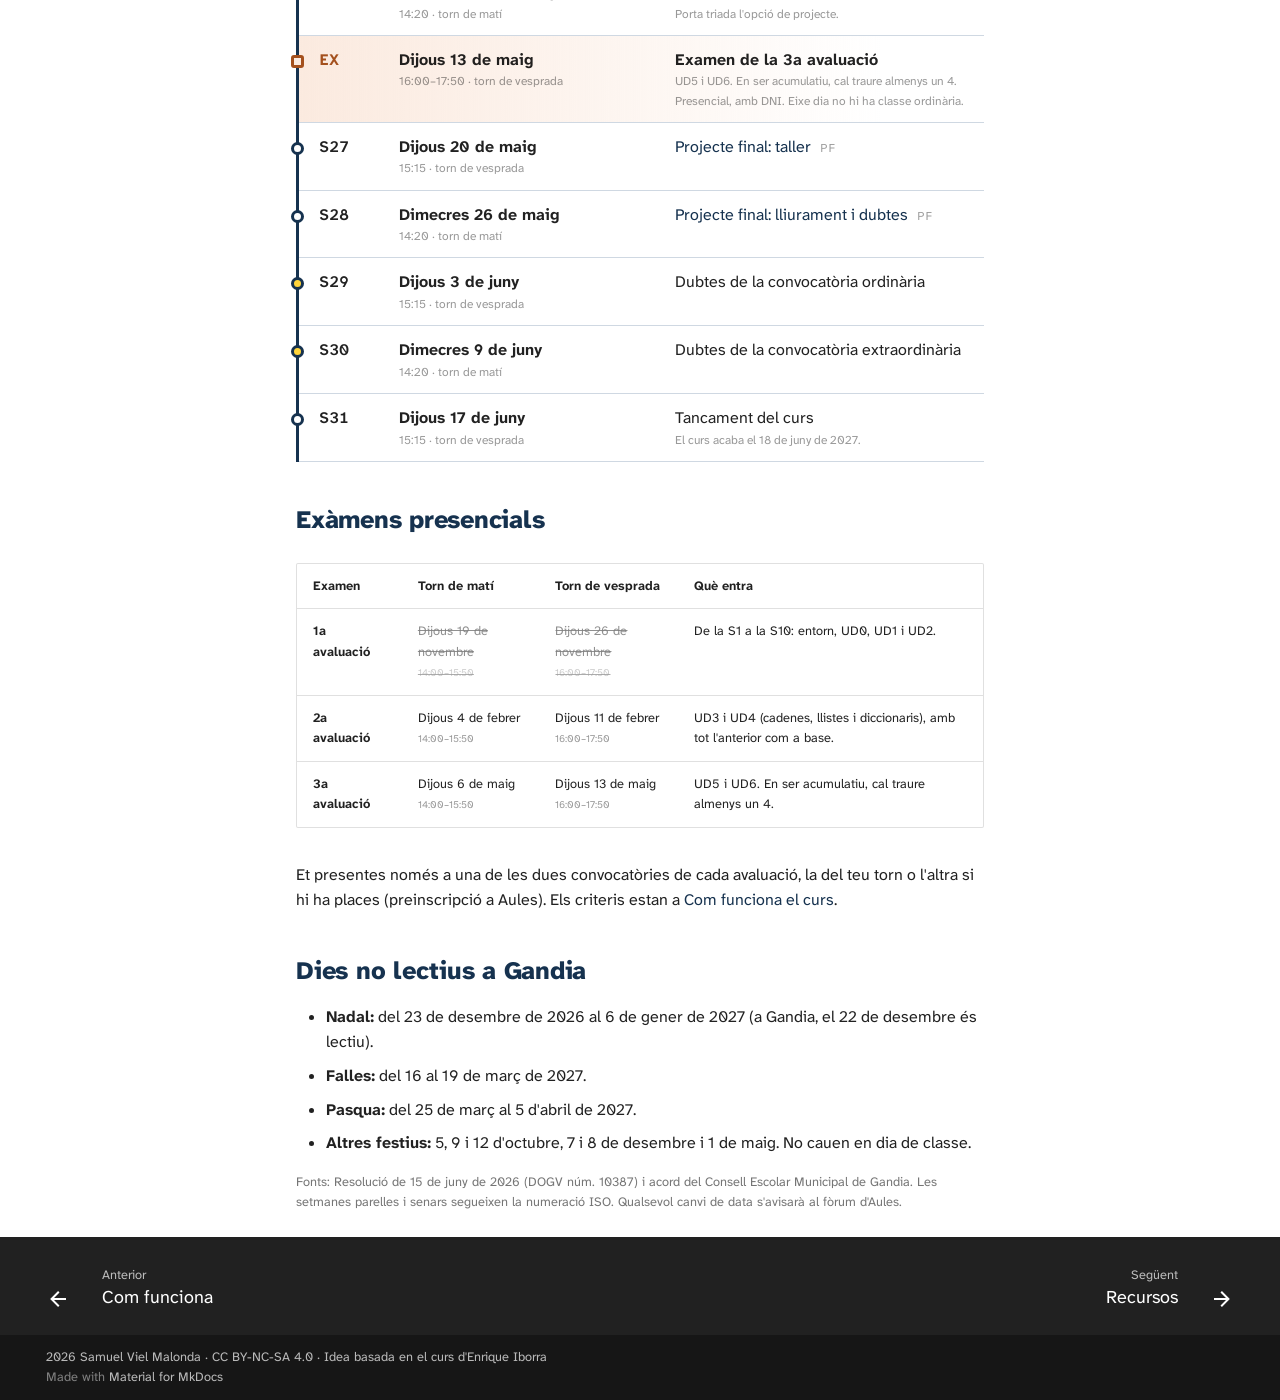
<file: calendari/index.html>
<!doctype html>
<html lang="ca" class="no-js">
  <head>
    
      <meta charset="utf-8">
      <meta name="viewport" content="width=device-width,initial-scale=1">
      
        <meta name="description" content="Optativa de 2n d'ASIX/DAW semipresencial · IES Maria Enríquez (Gandia) · Curs 2026-2027">
      
      
        <meta name="author" content="Samuel Viel Malonda">
      
      
        <link rel="canonical" href="https://samuelviel.github.io/curs-python/calendari/">
      
      
        <link rel="prev" href="../guia/">
      
      
        <link rel="next" href="../recursos/">
      
      
        
      
      
      <link rel="icon" href="../assets/favicon.svg">
      <meta name="generator" content="mkdocs-1.6.1, mkdocs-material-9.7.7">
    
    
      
        <title>Calendari - Introducció a la Programació amb Python</title>
      
    
    
      <link rel="stylesheet" href="../assets/stylesheets/main.ec1eaa64.min.css">
      
        
        <link rel="stylesheet" href="../assets/stylesheets/palette.ab4e12ef.min.css">
      
      


    
    
      
    
    
      
    
    
      <link rel="stylesheet" href="../assets/css/curs.css">
    
    <script>__md_scope=new URL("..",location),__md_hash=e=>[...e].reduce(((e,_)=>(e<<5)-e+_.charCodeAt(0)),0),__md_get=(e,_=localStorage,t=__md_scope)=>JSON.parse(_.getItem(t.pathname+"."+e)),__md_set=(e,_,t=localStorage,a=__md_scope)=>{try{t.setItem(a.pathname+"."+e,JSON.stringify(_))}catch(e){}}</script>
    
      

    
    
  </head>
  
  
    
    
      
    
    
    
    
    <body dir="ltr" data-md-color-scheme="default" data-md-color-primary="custom" data-md-color-accent="custom">
  
    
    <input class="md-toggle" data-md-toggle="drawer" type="checkbox" id="__drawer" autocomplete="off">
    <input class="md-toggle" data-md-toggle="search" type="checkbox" id="__search" autocomplete="off">
    <label class="md-overlay" for="__drawer"></label>
    <div data-md-component="skip">
      
        
        <a href="#calendari-de-classes" class="md-skip">
          Salta el contingut
        </a>
      
    </div>
    <div data-md-component="announce">
      
    </div>
    
    
      

<header class="md-header" data-md-component="header">
  <nav class="md-header__inner md-grid" aria-label="Capçalera">
    <a href=".." title="Introducció a la Programació amb Python" class="md-header__button md-logo" aria-label="Introducció a la Programació amb Python" data-md-component="logo">
      
  
  <svg xmlns="http://www.w3.org/2000/svg" viewBox="0 0 24 24"><path d="M19.14 7.5A2.86 2.86 0 0 1 22 10.36v3.78A2.86 2.86 0 0 1 19.14 17H12c0 .39.32.96.71.96H17v1.68a2.86 2.86 0 0 1-2.86 2.86H9.86A2.86 2.86 0 0 1 7 19.64v-3.75a2.85 2.85 0 0 1 2.86-2.85h5.25a2.85 2.85 0 0 0 2.85-2.86V7.5zm-4.28 11.79c-.4 0-.72.3-.72.89s.32.71.72.71a.71.71 0 0 0 .71-.71c0-.59-.32-.89-.71-.89m-10-1.79A2.86 2.86 0 0 1 2 14.64v-3.78A2.86 2.86 0 0 1 4.86 8H12c0-.39-.32-.96-.71-.96H7V5.36A2.86 2.86 0 0 1 9.86 2.5h4.28A2.86 2.86 0 0 1 17 5.36v3.75a2.85 2.85 0 0 1-2.86 2.85H8.89a2.85 2.85 0 0 0-2.85 2.86v2.68zM9.14 5.71c.4 0 .72-.3.72-.89s-.32-.71-.72-.71c-.39 0-.71.12-.71.71s.32.89.71.89"/></svg>

    </a>
    <label class="md-header__button md-icon" for="__drawer">
      
      <svg xmlns="http://www.w3.org/2000/svg" viewBox="0 0 24 24"><path d="M3 6h18v2H3zm0 5h18v2H3zm0 5h18v2H3z"/></svg>
    </label>
    <div class="md-header__title" data-md-component="header-title">
      <div class="md-header__ellipsis">
        <div class="md-header__topic">
          <span class="md-ellipsis">
            Introducció a la Programació amb Python
          </span>
        </div>
        <div class="md-header__topic" data-md-component="header-topic">
          <span class="md-ellipsis">
            
              Calendari
            
          </span>
        </div>
      </div>
    </div>
    
      
        <form class="md-header__option" data-md-component="palette">
  
    
    
    
    <input class="md-option" data-md-color-media="(prefers-color-scheme: light)" data-md-color-scheme="default" data-md-color-primary="custom" data-md-color-accent="custom"  aria-label="Canvia a mode fosc"  type="radio" name="__palette" id="__palette_0">
    
      <label class="md-header__button md-icon" title="Canvia a mode fosc" for="__palette_1" hidden>
        <svg xmlns="http://www.w3.org/2000/svg" viewBox="0 0 24 24"><path d="m17.75 4.09-2.53 1.94.91 3.06-2.63-1.81-2.63 1.81.91-3.06-2.53-1.94L12.44 4l1.06-3 1.06 3zm3.5 6.91-1.64 1.25.59 1.98-1.7-1.17-1.7 1.17.59-1.98L15.75 11l2.06-.05L18.5 9l.69 1.95zm-2.28 4.95c.83-.08 1.72 1.1 1.19 1.85-.32.45-.66.87-1.08 1.27C15.17 23 8.84 23 4.94 19.07c-3.91-3.9-3.91-10.24 0-14.14.4-.4.82-.76 1.27-1.08.75-.53 1.93.36 1.85 1.19-.27 2.86.69 5.83 2.89 8.02a9.96 9.96 0 0 0 8.02 2.89m-1.64 2.02a12.08 12.08 0 0 1-7.8-3.47c-2.17-2.19-3.33-5-3.49-7.82-2.81 3.14-2.7 7.96.31 10.98 3.02 3.01 7.84 3.12 10.98.31"/></svg>
      </label>
    
  
    
    
    
    <input class="md-option" data-md-color-media="(prefers-color-scheme: dark)" data-md-color-scheme="slate" data-md-color-primary="custom" data-md-color-accent="custom"  aria-label="Canvia a mode clar"  type="radio" name="__palette" id="__palette_1">
    
      <label class="md-header__button md-icon" title="Canvia a mode clar" for="__palette_0" hidden>
        <svg xmlns="http://www.w3.org/2000/svg" viewBox="0 0 24 24"><path d="M12 7a5 5 0 0 1 5 5 5 5 0 0 1-5 5 5 5 0 0 1-5-5 5 5 0 0 1 5-5m0 2a3 3 0 0 0-3 3 3 3 0 0 0 3 3 3 3 0 0 0 3-3 3 3 0 0 0-3-3m0-7 2.39 3.42C13.65 5.15 12.84 5 12 5s-1.65.15-2.39.42zM3.34 7l4.16-.35A7.2 7.2 0 0 0 5.94 8.5c-.44.74-.69 1.5-.83 2.29zm.02 10 1.76-3.77a7.131 7.131 0 0 0 2.38 4.14zM20.65 7l-1.77 3.79a7.02 7.02 0 0 0-2.38-4.15zm-.01 10-4.14.36c.59-.51 1.12-1.14 1.54-1.86.42-.73.69-1.5.83-2.29zM12 22l-2.41-3.44c.74.27 1.55.44 2.41.44.82 0 1.63-.17 2.37-.44z"/></svg>
      </label>
    
  
</form>
      
    
    
      <script>var palette=__md_get("__palette");if(palette&&palette.color){if("(prefers-color-scheme)"===palette.color.media){var media=matchMedia("(prefers-color-scheme: light)"),input=document.querySelector(media.matches?"[data-md-color-media='(prefers-color-scheme: light)']":"[data-md-color-media='(prefers-color-scheme: dark)']");palette.color.media=input.getAttribute("data-md-color-media"),palette.color.scheme=input.getAttribute("data-md-color-scheme"),palette.color.primary=input.getAttribute("data-md-color-primary"),palette.color.accent=input.getAttribute("data-md-color-accent")}for(var[key,value]of Object.entries(palette.color))document.body.setAttribute("data-md-color-"+key,value)}</script>
    
    
    
      
      
        <label class="md-header__button md-icon" for="__search">
          
          <svg xmlns="http://www.w3.org/2000/svg" viewBox="0 0 24 24"><path d="M9.5 3A6.5 6.5 0 0 1 16 9.5c0 1.61-.59 3.09-1.56 4.23l.27.27h.79l5 5-1.5 1.5-5-5v-.79l-.27-.27A6.52 6.52 0 0 1 9.5 16 6.5 6.5 0 0 1 3 9.5 6.5 6.5 0 0 1 9.5 3m0 2C7 5 5 7 5 9.5S7 14 9.5 14 14 12 14 9.5 12 5 9.5 5"/></svg>
        </label>
        <div class="md-search" data-md-component="search" role="dialog">
  <label class="md-search__overlay" for="__search"></label>
  <div class="md-search__inner" role="search">
    <form class="md-search__form" name="search">
      <input type="text" class="md-search__input" name="query" aria-label="Cerca" placeholder="Cerca" autocapitalize="off" autocorrect="off" autocomplete="off" spellcheck="false" data-md-component="search-query" required>
      <label class="md-search__icon md-icon" for="__search">
        
        <svg xmlns="http://www.w3.org/2000/svg" viewBox="0 0 24 24"><path d="M9.5 3A6.5 6.5 0 0 1 16 9.5c0 1.61-.59 3.09-1.56 4.23l.27.27h.79l5 5-1.5 1.5-5-5v-.79l-.27-.27A6.52 6.52 0 0 1 9.5 16 6.5 6.5 0 0 1 3 9.5 6.5 6.5 0 0 1 9.5 3m0 2C7 5 5 7 5 9.5S7 14 9.5 14 14 12 14 9.5 12 5 9.5 5"/></svg>
        
        <svg xmlns="http://www.w3.org/2000/svg" viewBox="0 0 24 24"><path d="M20 11v2H8l5.5 5.5-1.42 1.42L4.16 12l7.92-7.92L13.5 5.5 8 11z"/></svg>
      </label>
      <nav class="md-search__options" aria-label="Cerca">
        
        <button type="reset" class="md-search__icon md-icon" title="Neteja" aria-label="Neteja" tabindex="-1">
          
          <svg xmlns="http://www.w3.org/2000/svg" viewBox="0 0 24 24"><path d="M19 6.41 17.59 5 12 10.59 6.41 5 5 6.41 10.59 12 5 17.59 6.41 19 12 13.41 17.59 19 19 17.59 13.41 12z"/></svg>
        </button>
      </nav>
      
        <div class="md-search__suggest" data-md-component="search-suggest"></div>
      
    </form>
    <div class="md-search__output">
      <div class="md-search__scrollwrap" tabindex="0" data-md-scrollfix>
        <div class="md-search-result" data-md-component="search-result">
          <div class="md-search-result__meta">
            Inicialitzant cerca
          </div>
          <ol class="md-search-result__list" role="presentation"></ol>
        </div>
      </div>
    </div>
  </div>
</div>
      
    
    
      <div class="md-header__source">
        <a href="https://github.com/samuelviel/curs-python" title="Ves al repositori" class="md-source" data-md-component="source">
  <div class="md-source__icon md-icon">
    
    <svg xmlns="http://www.w3.org/2000/svg" viewBox="0 0 512 512"><!--! Font Awesome Free 7.1.0 by @fontawesome - https://fontawesome.com License - https://fontawesome.com/license/free (Icons: CC BY 4.0, Fonts: SIL OFL 1.1, Code: MIT License) Copyright 2025 Fonticons, Inc.--><path d="M173.9 397.4c0 2-2.3 3.6-5.2 3.6-3.3.3-5.6-1.3-5.6-3.6 0-2 2.3-3.6 5.2-3.6 3-.3 5.6 1.3 5.6 3.6m-31.1-4.5c-.7 2 1.3 4.3 4.3 4.9 2.6 1 5.6 0 6.2-2s-1.3-4.3-4.3-5.2c-2.6-.7-5.5.3-6.2 2.3m44.2-1.7c-2.9.7-4.9 2.6-4.6 4.9.3 2 2.9 3.3 5.9 2.6 2.9-.7 4.9-2.6 4.6-4.6-.3-1.9-3-3.2-5.9-2.9M252.8 8C114.1 8 8 113.3 8 252c0 110.9 69.8 205.8 169.5 239.2 12.8 2.3 17.3-5.6 17.3-12.1 0-6.2-.3-40.4-.3-61.4 0 0-70 15-84.7-29.8 0 0-11.4-29.1-27.8-36.6 0 0-22.9-15.7 1.6-15.4 0 0 24.9 2 38.6 25.8 21.9 38.6 58.6 27.5 72.9 20.9 2.3-16 8.8-27.1 16-33.7-55.9-6.2-112.3-14.3-112.3-110.5 0-27.5 7.6-41.3 23.6-58.9-2.6-6.5-11.1-33.3 2.6-67.9 20.9-6.5 69 27 69 27 20-5.6 41.5-8.5 62.8-8.5s42.8 2.9 62.8 8.5c0 0 48.1-33.6 69-27 13.7 34.7 5.2 61.4 2.6 67.9 16 17.7 25.8 31.5 25.8 58.9 0 96.5-58.9 104.2-114.8 110.5 9.2 7.9 17 22.9 17 46.4 0 33.7-.3 75.4-.3 83.6 0 6.5 4.6 14.4 17.3 12.1C436.2 457.8 504 362.9 504 252 504 113.3 391.5 8 252.8 8M105.2 352.9c-1.3 1-1 3.3.7 5.2 1.6 1.6 3.9 2.3 5.2 1 1.3-1 1-3.3-.7-5.2-1.6-1.6-3.9-2.3-5.2-1m-10.8-8.1c-.7 1.3.3 2.9 2.3 3.9 1.6 1 3.6.7 4.3-.7.7-1.3-.3-2.9-2.3-3.9-2-.6-3.6-.3-4.3.7m32.4 35.6c-1.6 1.3-1 4.3 1.3 6.2 2.3 2.3 5.2 2.6 6.5 1 1.3-1.3.7-4.3-1.3-6.2-2.2-2.3-5.2-2.6-6.5-1m-11.4-14.7c-1.6 1-1.6 3.6 0 5.9s4.3 3.3 5.6 2.3c1.6-1.3 1.6-3.9 0-6.2-1.4-2.3-4-3.3-5.6-2"/></svg>
  </div>
  <div class="md-source__repository">
    samuelviel/curs-python
  </div>
</a>
      </div>
    
  </nav>
  
</header>
    
    <div class="md-container" data-md-component="container">
      
      
        
          
            
<nav class="md-tabs" aria-label="Pestanyes" data-md-component="tabs">
  <div class="md-grid">
    <ul class="md-tabs__list">
      
        
  
  
  
  
    <li class="md-tabs__item">
      <a href=".." class="md-tabs__link">
        
  
  
    
  
  Inici

      </a>
    </li>
  

      
        
  
  
  
    
  
  
    
    
      <li class="md-tabs__item md-tabs__item--active">
        <a href="../guia/" class="md-tabs__link">
          
  
  
    
  
  El curs

        </a>
      </li>
    
  

      
        
  
  
  
  
    
    
      <li class="md-tabs__item">
        <a href="../unitats/entorn/" class="md-tabs__link">
          
  
  
    
  
  Temari

        </a>
      </li>
    
  

      
    </ul>
  </div>
</nav>
          
        
      
      <main class="md-main" data-md-component="main">
        <div class="md-main__inner md-grid">
          
            
              
              <div class="md-sidebar md-sidebar--primary" data-md-component="sidebar" data-md-type="navigation" >
                <div class="md-sidebar__scrollwrap">
                  <div class="md-sidebar__inner">
                    


  


<nav class="md-nav md-nav--primary md-nav--lifted" aria-label="Navegació" data-md-level="0">
  <label class="md-nav__title" for="__drawer">
    <a href=".." title="Introducció a la Programació amb Python" class="md-nav__button md-logo" aria-label="Introducció a la Programació amb Python" data-md-component="logo">
      
  
  <svg xmlns="http://www.w3.org/2000/svg" viewBox="0 0 24 24"><path d="M19.14 7.5A2.86 2.86 0 0 1 22 10.36v3.78A2.86 2.86 0 0 1 19.14 17H12c0 .39.32.96.71.96H17v1.68a2.86 2.86 0 0 1-2.86 2.86H9.86A2.86 2.86 0 0 1 7 19.64v-3.75a2.85 2.85 0 0 1 2.86-2.85h5.25a2.85 2.85 0 0 0 2.85-2.86V7.5zm-4.28 11.79c-.4 0-.72.3-.72.89s.32.71.72.71a.71.71 0 0 0 .71-.71c0-.59-.32-.89-.71-.89m-10-1.79A2.86 2.86 0 0 1 2 14.64v-3.78A2.86 2.86 0 0 1 4.86 8H12c0-.39-.32-.96-.71-.96H7V5.36A2.86 2.86 0 0 1 9.86 2.5h4.28A2.86 2.86 0 0 1 17 5.36v3.75a2.85 2.85 0 0 1-2.86 2.85H8.89a2.85 2.85 0 0 0-2.85 2.86v2.68zM9.14 5.71c.4 0 .72-.3.72-.89s-.32-.71-.72-.71c-.39 0-.71.12-.71.71s.32.89.71.89"/></svg>

    </a>
    Introducció a la Programació amb Python
  </label>
  
    <div class="md-nav__source">
      <a href="https://github.com/samuelviel/curs-python" title="Ves al repositori" class="md-source" data-md-component="source">
  <div class="md-source__icon md-icon">
    
    <svg xmlns="http://www.w3.org/2000/svg" viewBox="0 0 512 512"><!--! Font Awesome Free 7.1.0 by @fontawesome - https://fontawesome.com License - https://fontawesome.com/license/free (Icons: CC BY 4.0, Fonts: SIL OFL 1.1, Code: MIT License) Copyright 2025 Fonticons, Inc.--><path d="M173.9 397.4c0 2-2.3 3.6-5.2 3.6-3.3.3-5.6-1.3-5.6-3.6 0-2 2.3-3.6 5.2-3.6 3-.3 5.6 1.3 5.6 3.6m-31.1-4.5c-.7 2 1.3 4.3 4.3 4.9 2.6 1 5.6 0 6.2-2s-1.3-4.3-4.3-5.2c-2.6-.7-5.5.3-6.2 2.3m44.2-1.7c-2.9.7-4.9 2.6-4.6 4.9.3 2 2.9 3.3 5.9 2.6 2.9-.7 4.9-2.6 4.6-4.6-.3-1.9-3-3.2-5.9-2.9M252.8 8C114.1 8 8 113.3 8 252c0 110.9 69.8 205.8 169.5 239.2 12.8 2.3 17.3-5.6 17.3-12.1 0-6.2-.3-40.4-.3-61.4 0 0-70 15-84.7-29.8 0 0-11.4-29.1-27.8-36.6 0 0-22.9-15.7 1.6-15.4 0 0 24.9 2 38.6 25.8 21.9 38.6 58.6 27.5 72.9 20.9 2.3-16 8.8-27.1 16-33.7-55.9-6.2-112.3-14.3-112.3-110.5 0-27.5 7.6-41.3 23.6-58.9-2.6-6.5-11.1-33.3 2.6-67.9 20.9-6.5 69 27 69 27 20-5.6 41.5-8.5 62.8-8.5s42.8 2.9 62.8 8.5c0 0 48.1-33.6 69-27 13.7 34.7 5.2 61.4 2.6 67.9 16 17.7 25.8 31.5 25.8 58.9 0 96.5-58.9 104.2-114.8 110.5 9.2 7.9 17 22.9 17 46.4 0 33.7-.3 75.4-.3 83.6 0 6.5 4.6 14.4 17.3 12.1C436.2 457.8 504 362.9 504 252 504 113.3 391.5 8 252.8 8M105.2 352.9c-1.3 1-1 3.3.7 5.2 1.6 1.6 3.9 2.3 5.2 1 1.3-1 1-3.3-.7-5.2-1.6-1.6-3.9-2.3-5.2-1m-10.8-8.1c-.7 1.3.3 2.9 2.3 3.9 1.6 1 3.6.7 4.3-.7.7-1.3-.3-2.9-2.3-3.9-2-.6-3.6-.3-4.3.7m32.4 35.6c-1.6 1.3-1 4.3 1.3 6.2 2.3 2.3 5.2 2.6 6.5 1 1.3-1.3.7-4.3-1.3-6.2-2.2-2.3-5.2-2.6-6.5-1m-11.4-14.7c-1.6 1-1.6 3.6 0 5.9s4.3 3.3 5.6 2.3c1.6-1.3 1.6-3.9 0-6.2-1.4-2.3-4-3.3-5.6-2"/></svg>
  </div>
  <div class="md-source__repository">
    samuelviel/curs-python
  </div>
</a>
    </div>
  
  <ul class="md-nav__list" data-md-scrollfix>
    
      
      
  
  
  
  
    <li class="md-nav__item">
      <a href=".." class="md-nav__link">
        
  
  
  <span class="md-ellipsis">
    
  
    Inici
  

    
  </span>
  
  

      </a>
    </li>
  

    
      
      
  
  
    
  
  
  
    
    
      
        
      
        
      
        
      
    
    
    
      
        
        
      
      
        
      
    
    
    <li class="md-nav__item md-nav__item--active md-nav__item--section md-nav__item--nested">
      
        
        
        <input class="md-nav__toggle md-toggle " type="checkbox" id="__nav_2" checked>
        
          
          <label class="md-nav__link" for="__nav_2" id="__nav_2_label" tabindex="">
            
  
  
  <span class="md-ellipsis">
    
  
    El curs
  

    
  </span>
  
  

            <span class="md-nav__icon md-icon"></span>
          </label>
        
        <nav class="md-nav" data-md-level="1" aria-labelledby="__nav_2_label" aria-expanded="true">
          <label class="md-nav__title" for="__nav_2">
            <span class="md-nav__icon md-icon"></span>
            
  
    El curs
  

          </label>
          <ul class="md-nav__list" data-md-scrollfix>
            
              
                
  
  
  
  
    <li class="md-nav__item">
      <a href="../guia/" class="md-nav__link">
        
  
  
  <span class="md-ellipsis">
    
  
    Com funciona
  

    
  </span>
  
  

      </a>
    </li>
  

              
            
              
                
  
  
    
  
  
  
    <li class="md-nav__item md-nav__item--active">
      
      <input class="md-nav__toggle md-toggle" type="checkbox" id="__toc">
      
      
        
      
      
        <label class="md-nav__link md-nav__link--active" for="__toc">
          
  
  
  <span class="md-ellipsis">
    
  
    Calendari
  

    
  </span>
  
  

          <span class="md-nav__icon md-icon"></span>
        </label>
      
      <a href="./" class="md-nav__link md-nav__link--active">
        
  
  
  <span class="md-ellipsis">
    
  
    Calendari
  

    
  </span>
  
  

      </a>
      
        

<nav class="md-nav md-nav--secondary" aria-label="Taula de continguts">
  
  
  
    
  
  
    <label class="md-nav__title" for="__toc">
      <span class="md-nav__icon md-icon"></span>
      Taula de continguts
    </label>
    <ul class="md-nav__list" data-md-component="toc" data-md-scrollfix>
      
        <li class="md-nav__item">
  <a href="#examens-presencials" class="md-nav__link">
    <span class="md-ellipsis">
      
        Exàmens presencials
      
    </span>
  </a>
  
</li>
      
        <li class="md-nav__item">
  <a href="#dies-no-lectius-a-gandia" class="md-nav__link">
    <span class="md-ellipsis">
      
        Dies no lectius a Gandia
      
    </span>
  </a>
  
</li>
      
    </ul>
  
</nav>
      
    </li>
  

              
            
              
                
  
  
  
  
    <li class="md-nav__item">
      <a href="../recursos/" class="md-nav__link">
        
  
  
  <span class="md-ellipsis">
    
  
    Recursos
  

    
  </span>
  
  

      </a>
    </li>
  

              
            
          </ul>
        </nav>
      
    </li>
  

    
      
      
  
  
  
  
    
    
      
        
      
        
      
        
      
        
      
        
      
        
      
        
      
        
      
        
      
    
    
    
      
      
        
      
    
    
    <li class="md-nav__item md-nav__item--nested">
      
        
        
        <input class="md-nav__toggle md-toggle " type="checkbox" id="__nav_3" >
        
          
          <label class="md-nav__link" for="__nav_3" id="__nav_3_label" tabindex="0">
            
  
  
  <span class="md-ellipsis">
    
  
    Temari
  

    
  </span>
  
  

            <span class="md-nav__icon md-icon"></span>
          </label>
        
        <nav class="md-nav" data-md-level="1" aria-labelledby="__nav_3_label" aria-expanded="false">
          <label class="md-nav__title" for="__nav_3">
            <span class="md-nav__icon md-icon"></span>
            
  
    Temari
  

          </label>
          <ul class="md-nav__list" data-md-scrollfix>
            
              
                
  
  
  
  
    <li class="md-nav__item">
      <a href="../unitats/entorn/" class="md-nav__link">
        
  
  
  <span class="md-ellipsis">
    
  
    00 · Prepara l'entorn
  

    
  </span>
  
  

      </a>
    </li>
  

              
            
              
                
  
  
  
  
    <li class="md-nav__item">
      <a href="../unitats/ud0/" class="md-nav__link">
        
  
  
  <span class="md-ellipsis">
    
  
    UD0 · Pensament computacional
  

    
  </span>
  
  

      </a>
    </li>
  

              
            
              
                
  
  
  
  
    <li class="md-nav__item">
      <a href="../unitats/ud1/" class="md-nav__link">
        
  
  
  <span class="md-ellipsis">
    
  
    UD1 · Primers passos
  

    
  </span>
  
  

      </a>
    </li>
  

              
            
              
                
  
  
  
  
    <li class="md-nav__item">
      <a href="../unitats/ud2/" class="md-nav__link">
        
  
  
  <span class="md-ellipsis">
    
  
    UD2 · Decisions i bucles
  

    
  </span>
  
  

      </a>
    </li>
  

              
            
              
                
  
  
  
  
    <li class="md-nav__item">
      <a href="../unitats/ud3/" class="md-nav__link">
        
  
  
  <span class="md-ellipsis">
    
  
    UD3 · Funcions i mòduls
  

    
  </span>
  
  

      </a>
    </li>
  

              
            
              
                
  
  
  
  
    <li class="md-nav__item">
      <a href="../unitats/ud4/" class="md-nav__link">
        
  
  
  <span class="md-ellipsis">
    
  
    UD4 · Cadenes, llistes i diccionaris
  

    
  </span>
  
  

      </a>
    </li>
  

              
            
              
                
  
  
  
  
    <li class="md-nav__item">
      <a href="../unitats/ud5/" class="md-nav__link">
        
  
  
  <span class="md-ellipsis">
    
  
    UD5 · Fitxers i scripts
  

    
  </span>
  
  

      </a>
    </li>
  

              
            
              
                
  
  
  
  
    <li class="md-nav__item">
      <a href="../unitats/ud6/" class="md-nav__link">
        
  
  
  <span class="md-ellipsis">
    
  
    UD6 · Objectes i classes
  

    
  </span>
  
  

      </a>
    </li>
  

              
            
              
                
  
  
  
  
    <li class="md-nav__item">
      <a href="../unitats/projecte/" class="md-nav__link">
        
  
  
  <span class="md-ellipsis">
    
  
    Projecte final
  

    
  </span>
  
  

      </a>
    </li>
  

              
            
          </ul>
        </nav>
      
    </li>
  

    
  </ul>
</nav>
                  </div>
                </div>
              </div>
            
            
              
              <div class="md-sidebar md-sidebar--secondary" data-md-component="sidebar" data-md-type="toc" >
                <div class="md-sidebar__scrollwrap">
                  <div class="md-sidebar__inner">
                    

<nav class="md-nav md-nav--secondary" aria-label="Taula de continguts">
  
  
  
    
  
  
    <label class="md-nav__title" for="__toc">
      <span class="md-nav__icon md-icon"></span>
      Taula de continguts
    </label>
    <ul class="md-nav__list" data-md-component="toc" data-md-scrollfix>
      
        <li class="md-nav__item">
  <a href="#examens-presencials" class="md-nav__link">
    <span class="md-ellipsis">
      
        Exàmens presencials
      
    </span>
  </a>
  
</li>
      
        <li class="md-nav__item">
  <a href="#dies-no-lectius-a-gandia" class="md-nav__link">
    <span class="md-ellipsis">
      
        Dies no lectius a Gandia
      
    </span>
  </a>
  
</li>
      
    </ul>
  
</nav>
                  </div>
                </div>
              </div>
            
          
          
            <div class="md-content" data-md-component="content">
              
              <article class="md-content__inner md-typeset">
                
                  


  
  


<p class="unit-num">Curs <span data-c="curs"></span></p>

<h1 id="calendari-de-classes">Calendari de classes<a class="headerlink" href="#calendari-de-classes" title="Permanent link">&para;</a></h1>
<p class="unit-meta"><span class="chip">Dimecres 14:20–15:15 · setmanes senars</span> <span class="chip">Dijous 15:15–16:10 · setmanes parelles</span> <span class="chip" data-c="aula"></span></p>

<p>Una classe cada setmana, alternant torn. Cada sessió (S1, S2…) avança temari. La pròxima classe apareix marcada, i els exàmens estan destacats: <strong>eixe dia no hi ha classe ordinària</strong>.</p>
<div id="calendari-sessions" markdown="0"></div>

<h2 id="examens-presencials">Exàmens presencials<a class="headerlink" href="#examens-presencials" title="Permanent link">&para;</a></h2>
<div class="exam-table" data-examens markdown="0"></div>

<p>Et presentes només a una de les dues convocatòries de cada avaluació, la del teu torn o l'altra si hi ha places (preinscripció a Aules). Els criteris estan a <a href="../guia/#com-es-calcula-la-nota">Com funciona el curs</a>.</p>
<h2 id="dies-no-lectius-a-gandia">Dies no lectius a Gandia<a class="headerlink" href="#dies-no-lectius-a-gandia" title="Permanent link">&para;</a></h2>
<ul>
<li><strong>Nadal:</strong> del 23 de desembre de 2026 al 6 de gener de 2027 (a Gandia, el 22 de desembre és lectiu).</li>
<li><strong>Falles:</strong> del 16 al 19 de març de 2027.</li>
<li><strong>Pasqua:</strong> del 25 de març al 5 d'abril de 2027.</li>
<li><strong>Altres festius:</strong> 5, 9 i 12 d'octubre, 7 i 8 de desembre i 1 de maig. No cauen en dia de classe.</li>
</ul>
<p class="small-note">Fonts: Resolució de 15 de juny de 2026 (DOGV núm. 10387) i acord del Consell Escolar Municipal de Gandia. Les setmanes parelles i senars segueixen la numeració ISO. Qualsevol canvi de data s'avisarà al fòrum d'Aules.</p>







  
  






                
              </article>
            </div>
          
          
<script>var target=document.getElementById(location.hash.slice(1));target&&target.name&&(target.checked=target.name.startsWith("__tabbed_"))</script>
        </div>
        
          <button type="button" class="md-top md-icon" data-md-component="top" hidden>
  
  <svg xmlns="http://www.w3.org/2000/svg" viewBox="0 0 24 24"><path d="M13 20h-2V8l-5.5 5.5-1.42-1.42L12 4.16l7.92 7.92-1.42 1.42L13 8z"/></svg>
  Torna a l'inici
</button>
        
      </main>
      
        <footer class="md-footer">
  
    
      
      <nav class="md-footer__inner md-grid" aria-label="Peu de pàgina" >
        
          
          <a href="../guia/" class="md-footer__link md-footer__link--prev" aria-label="Anterior: Com funciona">
            <div class="md-footer__button md-icon">
              
              <svg xmlns="http://www.w3.org/2000/svg" viewBox="0 0 24 24"><path d="M20 11v2H8l5.5 5.5-1.42 1.42L4.16 12l7.92-7.92L13.5 5.5 8 11z"/></svg>
            </div>
            <div class="md-footer__title">
              <span class="md-footer__direction">
                Anterior
              </span>
              <div class="md-ellipsis">
                Com funciona
              </div>
            </div>
          </a>
        
        
          
          <a href="../recursos/" class="md-footer__link md-footer__link--next" aria-label="Següent: Recursos">
            <div class="md-footer__title">
              <span class="md-footer__direction">
                Següent
              </span>
              <div class="md-ellipsis">
                Recursos
              </div>
            </div>
            <div class="md-footer__button md-icon">
              
              <svg xmlns="http://www.w3.org/2000/svg" viewBox="0 0 24 24"><path d="M4 11v2h12l-5.5 5.5 1.42 1.42L19.84 12l-7.92-7.92L10.5 5.5 16 11z"/></svg>
            </div>
          </a>
        
      </nav>
    
  
  <div class="md-footer-meta md-typeset">
    <div class="md-footer-meta__inner md-grid">
      <div class="md-copyright">
  
    <div class="md-copyright__highlight">
      2026 Samuel Viel Malonda · <a href="https://creativecommons.org/licenses/by-nc-sa/4.0/deed.ca">CC BY-NC-SA 4.0</a> · Idea basada en el curs d'<a href="https://enriqueiborra.github.io/python/index.html">Enrique Iborra</a>
    </div>
  
  
    Made with
    <a href="https://squidfunk.github.io/mkdocs-material/" target="_blank" rel="noopener">
      Material for MkDocs
    </a>
  
</div>
      
    </div>
  </div>
</footer>
      
    </div>
    <div class="md-dialog" data-md-component="dialog">
      <div class="md-dialog__inner md-typeset"></div>
    </div>
    
    
    
      
      
      <script id="__config" type="application/json">{"annotate": null, "base": "..", "features": ["navigation.tabs", "navigation.sections", "navigation.top", "navigation.footer", "navigation.indexes", "toc.follow", "search.highlight", "search.suggest", "content.code.copy"], "search": "../assets/javascripts/workers/search.2c215733.min.js", "tags": null, "translations": {"clipboard.copied": "Copiat al porta-retalls", "clipboard.copy": "C\u00f2pia al porta-retalls", "search.result.more.one": "1 m\u00e9s en aquesta p\u00e0gina", "search.result.more.other": "# m\u00e9s en aquesta p\u00e0gina", "search.result.none": "Cap document coincideix", "search.result.one": "1 document coincident", "search.result.other": "# documents coincidents", "search.result.placeholder": "Escriu per a comen\u00e7ar a cercar", "search.result.term.missing": "Desaparegut", "select.version": "Selecciona la versi\u00f3"}, "version": null}</script>
    
    
      <script src="../assets/javascripts/bundle.d7400e89.min.js"></script>
      
        <script src="../assets/js/curs.js"></script>
      
        <script src="../assets/js/curs-app.js"></script>
      
    
  </body>
</html>
</file>
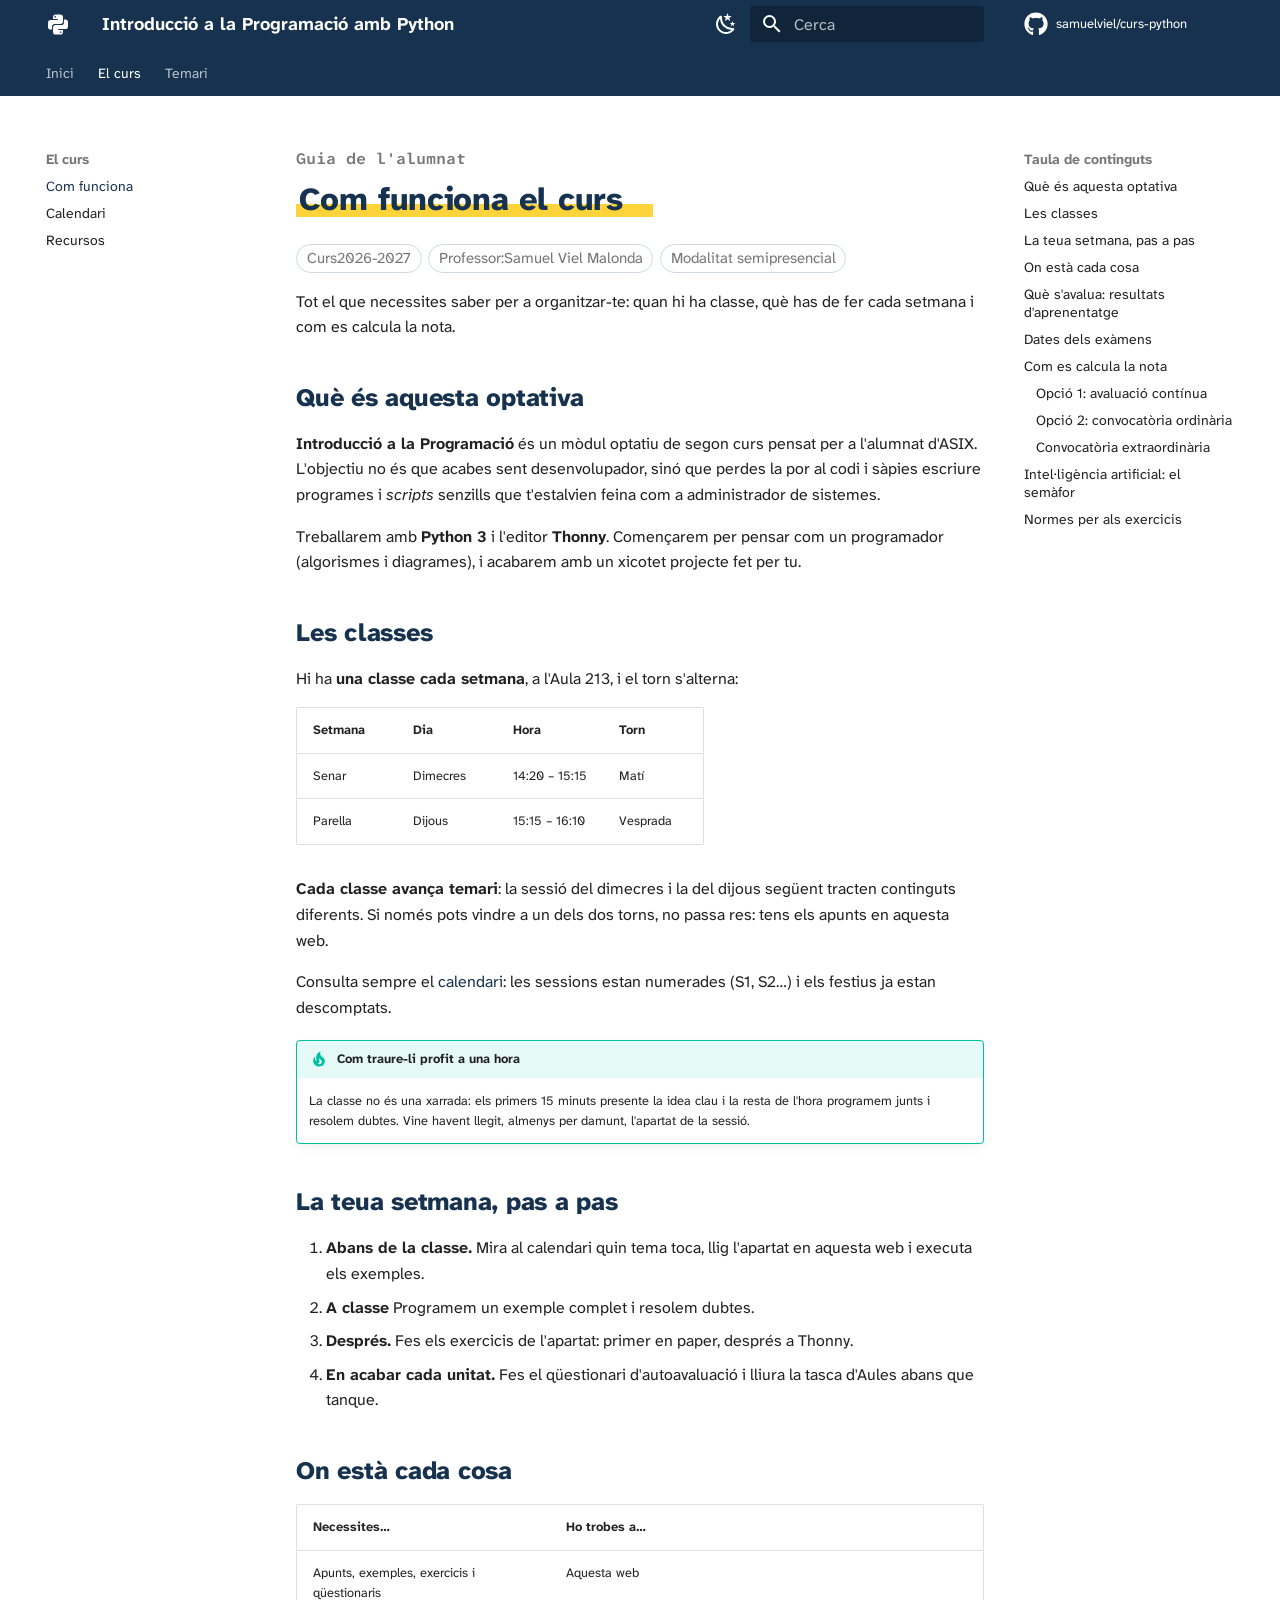
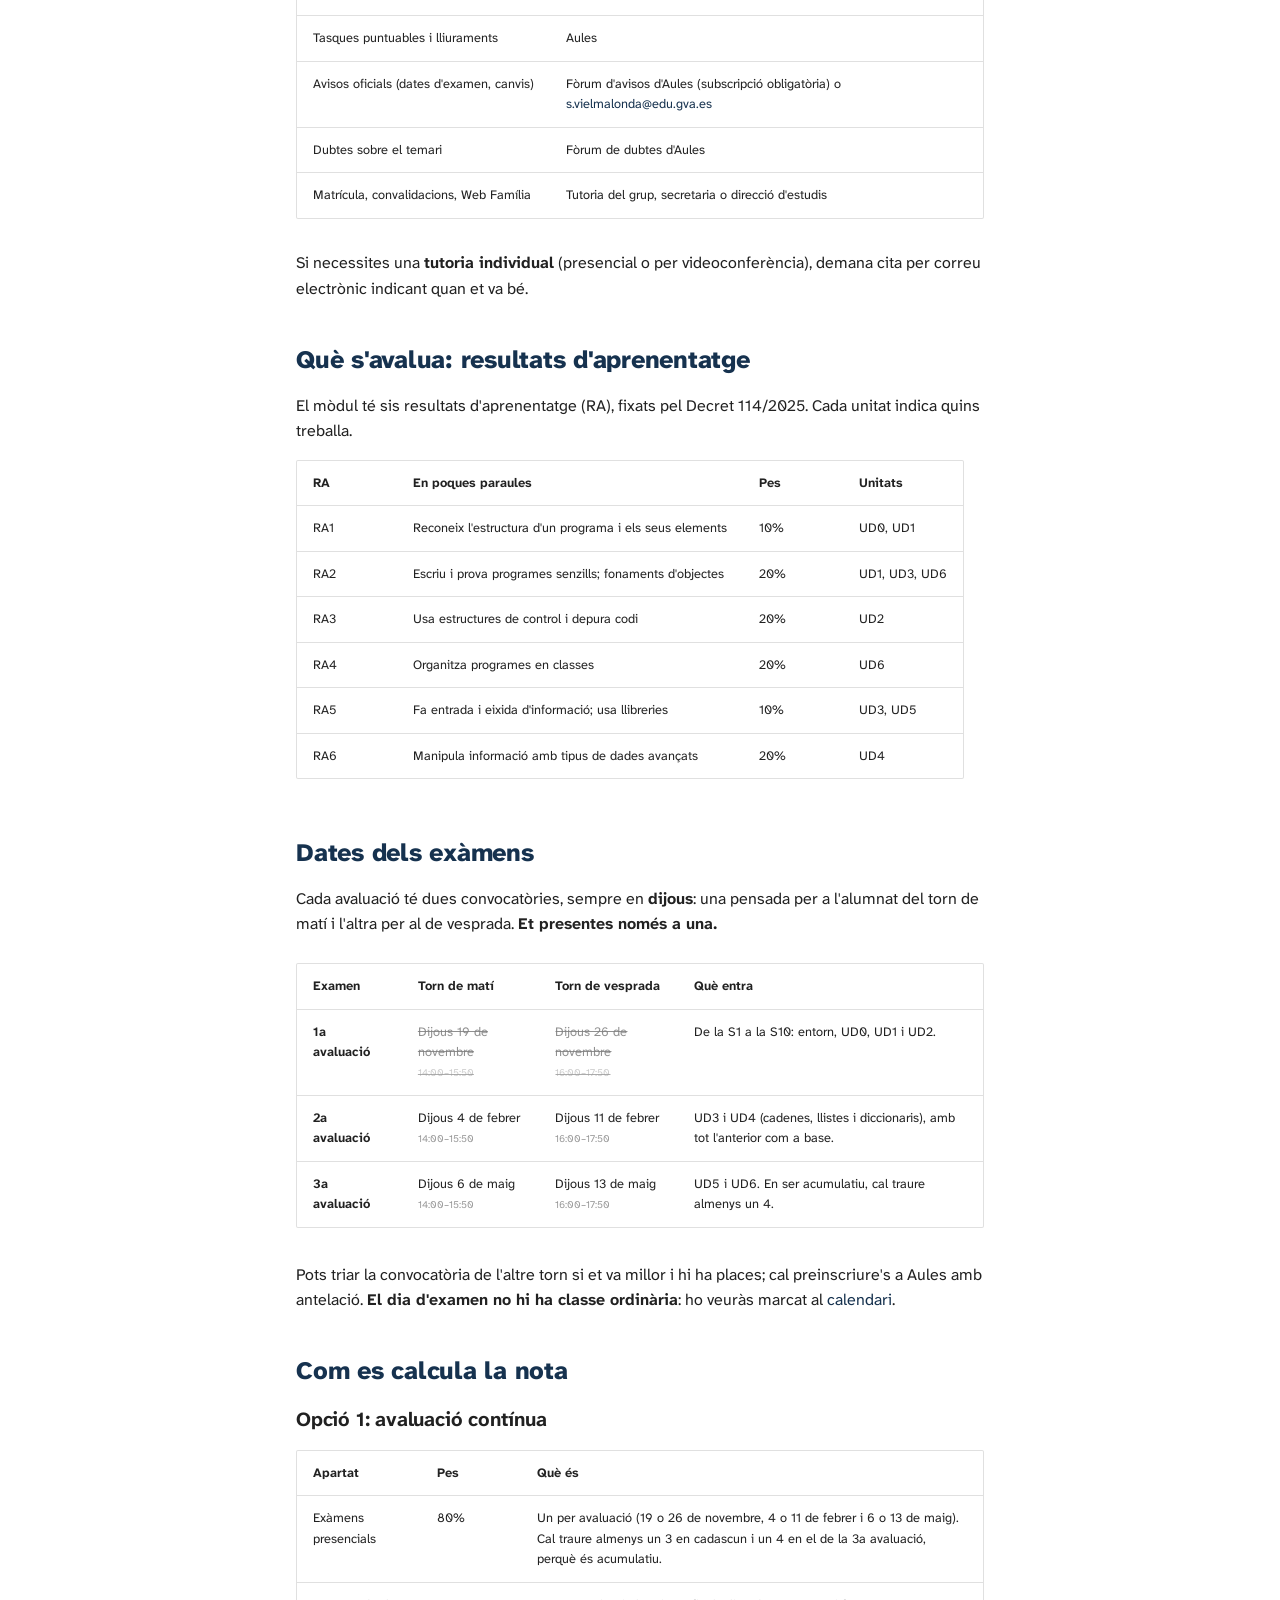
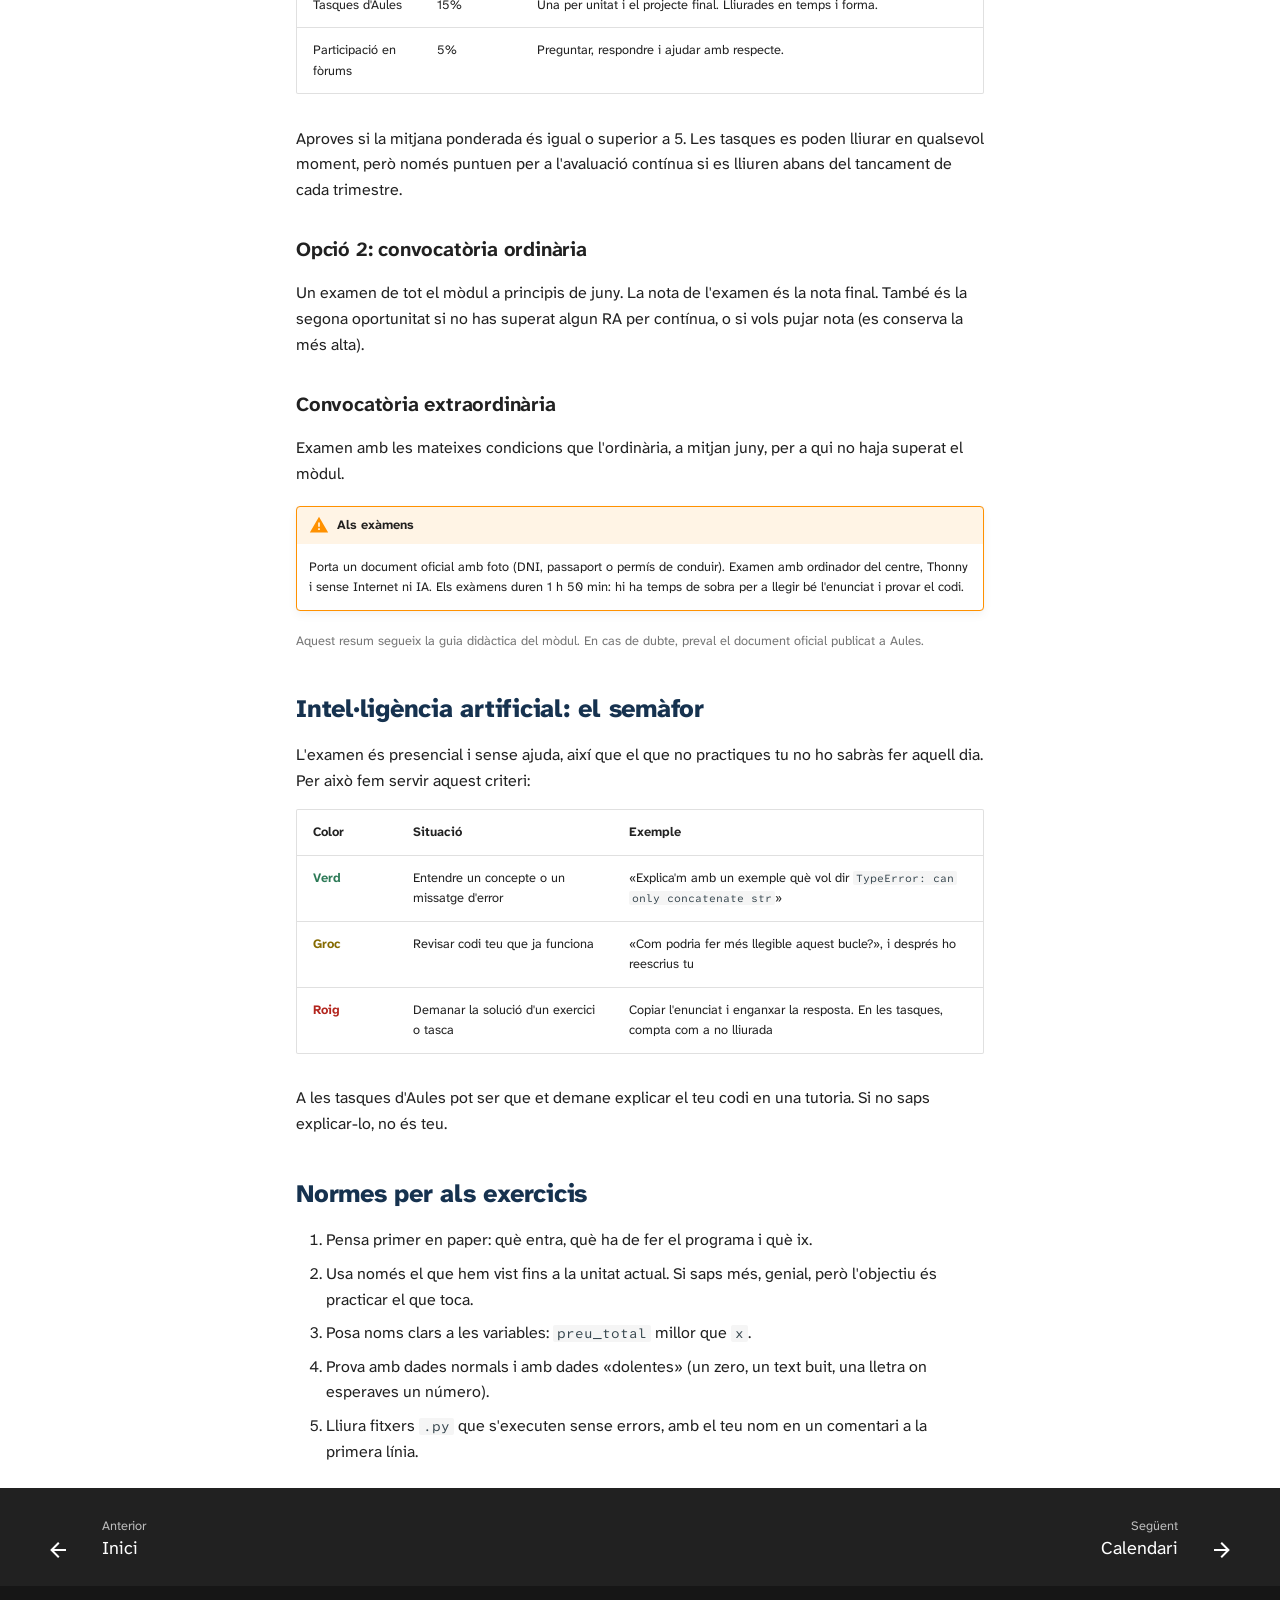
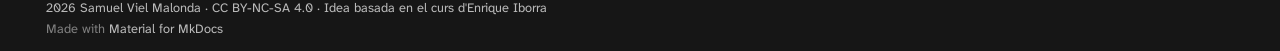
<file: guia/index.html>
<!doctype html>
<html lang="ca" class="no-js">
  <head>
    
      <meta charset="utf-8">
      <meta name="viewport" content="width=device-width,initial-scale=1">
      
        <meta name="description" content="Optativa de 2n d'ASIX/DAW semipresencial · IES Maria Enríquez (Gandia) · Curs 2026-2027">
      
      
        <meta name="author" content="Samuel Viel Malonda">
      
      
        <link rel="canonical" href="https://samuelviel.github.io/curs-python/guia/">
      
      
        <link rel="prev" href="..">
      
      
        <link rel="next" href="../calendari/">
      
      
        
      
      
      <link rel="icon" href="../assets/favicon.svg">
      <meta name="generator" content="mkdocs-1.6.1, mkdocs-material-9.7.7">
    
    
      
        <title>Com funciona el curs - Introducció a la Programació amb Python</title>
      
    
    
      <link rel="stylesheet" href="../assets/stylesheets/main.ec1eaa64.min.css">
      
        
        <link rel="stylesheet" href="../assets/stylesheets/palette.ab4e12ef.min.css">
      
      


    
    
      
    
    
      
    
    
      <link rel="stylesheet" href="../assets/css/curs.css">
    
    <script>__md_scope=new URL("..",location),__md_hash=e=>[...e].reduce(((e,_)=>(e<<5)-e+_.charCodeAt(0)),0),__md_get=(e,_=localStorage,t=__md_scope)=>JSON.parse(_.getItem(t.pathname+"."+e)),__md_set=(e,_,t=localStorage,a=__md_scope)=>{try{t.setItem(a.pathname+"."+e,JSON.stringify(_))}catch(e){}}</script>
    
      

    
    
  </head>
  
  
    
    
      
    
    
    
    
    <body dir="ltr" data-md-color-scheme="default" data-md-color-primary="custom" data-md-color-accent="custom">
  
    
    <input class="md-toggle" data-md-toggle="drawer" type="checkbox" id="__drawer" autocomplete="off">
    <input class="md-toggle" data-md-toggle="search" type="checkbox" id="__search" autocomplete="off">
    <label class="md-overlay" for="__drawer"></label>
    <div data-md-component="skip">
      
        
        <a href="#com-funciona-el-curs" class="md-skip">
          Salta el contingut
        </a>
      
    </div>
    <div data-md-component="announce">
      
    </div>
    
    
      

<header class="md-header" data-md-component="header">
  <nav class="md-header__inner md-grid" aria-label="Capçalera">
    <a href=".." title="Introducció a la Programació amb Python" class="md-header__button md-logo" aria-label="Introducció a la Programació amb Python" data-md-component="logo">
      
  
  <svg xmlns="http://www.w3.org/2000/svg" viewBox="0 0 24 24"><path d="M19.14 7.5A2.86 2.86 0 0 1 22 10.36v3.78A2.86 2.86 0 0 1 19.14 17H12c0 .39.32.96.71.96H17v1.68a2.86 2.86 0 0 1-2.86 2.86H9.86A2.86 2.86 0 0 1 7 19.64v-3.75a2.85 2.85 0 0 1 2.86-2.85h5.25a2.85 2.85 0 0 0 2.85-2.86V7.5zm-4.28 11.79c-.4 0-.72.3-.72.89s.32.71.72.71a.71.71 0 0 0 .71-.71c0-.59-.32-.89-.71-.89m-10-1.79A2.86 2.86 0 0 1 2 14.64v-3.78A2.86 2.86 0 0 1 4.86 8H12c0-.39-.32-.96-.71-.96H7V5.36A2.86 2.86 0 0 1 9.86 2.5h4.28A2.86 2.86 0 0 1 17 5.36v3.75a2.85 2.85 0 0 1-2.86 2.85H8.89a2.85 2.85 0 0 0-2.85 2.86v2.68zM9.14 5.71c.4 0 .72-.3.72-.89s-.32-.71-.72-.71c-.39 0-.71.12-.71.71s.32.89.71.89"/></svg>

    </a>
    <label class="md-header__button md-icon" for="__drawer">
      
      <svg xmlns="http://www.w3.org/2000/svg" viewBox="0 0 24 24"><path d="M3 6h18v2H3zm0 5h18v2H3zm0 5h18v2H3z"/></svg>
    </label>
    <div class="md-header__title" data-md-component="header-title">
      <div class="md-header__ellipsis">
        <div class="md-header__topic">
          <span class="md-ellipsis">
            Introducció a la Programació amb Python
          </span>
        </div>
        <div class="md-header__topic" data-md-component="header-topic">
          <span class="md-ellipsis">
            
              Com funciona el curs
            
          </span>
        </div>
      </div>
    </div>
    
      
        <form class="md-header__option" data-md-component="palette">
  
    
    
    
    <input class="md-option" data-md-color-media="(prefers-color-scheme: light)" data-md-color-scheme="default" data-md-color-primary="custom" data-md-color-accent="custom"  aria-label="Canvia a mode fosc"  type="radio" name="__palette" id="__palette_0">
    
      <label class="md-header__button md-icon" title="Canvia a mode fosc" for="__palette_1" hidden>
        <svg xmlns="http://www.w3.org/2000/svg" viewBox="0 0 24 24"><path d="m17.75 4.09-2.53 1.94.91 3.06-2.63-1.81-2.63 1.81.91-3.06-2.53-1.94L12.44 4l1.06-3 1.06 3zm3.5 6.91-1.64 1.25.59 1.98-1.7-1.17-1.7 1.17.59-1.98L15.75 11l2.06-.05L18.5 9l.69 1.95zm-2.28 4.95c.83-.08 1.72 1.1 1.19 1.85-.32.45-.66.87-1.08 1.27C15.17 23 8.84 23 4.94 19.07c-3.91-3.9-3.91-10.24 0-14.14.4-.4.82-.76 1.27-1.08.75-.53 1.93.36 1.85 1.19-.27 2.86.69 5.83 2.89 8.02a9.96 9.96 0 0 0 8.02 2.89m-1.64 2.02a12.08 12.08 0 0 1-7.8-3.47c-2.17-2.19-3.33-5-3.49-7.82-2.81 3.14-2.7 7.96.31 10.98 3.02 3.01 7.84 3.12 10.98.31"/></svg>
      </label>
    
  
    
    
    
    <input class="md-option" data-md-color-media="(prefers-color-scheme: dark)" data-md-color-scheme="slate" data-md-color-primary="custom" data-md-color-accent="custom"  aria-label="Canvia a mode clar"  type="radio" name="__palette" id="__palette_1">
    
      <label class="md-header__button md-icon" title="Canvia a mode clar" for="__palette_0" hidden>
        <svg xmlns="http://www.w3.org/2000/svg" viewBox="0 0 24 24"><path d="M12 7a5 5 0 0 1 5 5 5 5 0 0 1-5 5 5 5 0 0 1-5-5 5 5 0 0 1 5-5m0 2a3 3 0 0 0-3 3 3 3 0 0 0 3 3 3 3 0 0 0 3-3 3 3 0 0 0-3-3m0-7 2.39 3.42C13.65 5.15 12.84 5 12 5s-1.65.15-2.39.42zM3.34 7l4.16-.35A7.2 7.2 0 0 0 5.94 8.5c-.44.74-.69 1.5-.83 2.29zm.02 10 1.76-3.77a7.131 7.131 0 0 0 2.38 4.14zM20.65 7l-1.77 3.79a7.02 7.02 0 0 0-2.38-4.15zm-.01 10-4.14.36c.59-.51 1.12-1.14 1.54-1.86.42-.73.69-1.5.83-2.29zM12 22l-2.41-3.44c.74.27 1.55.44 2.41.44.82 0 1.63-.17 2.37-.44z"/></svg>
      </label>
    
  
</form>
      
    
    
      <script>var palette=__md_get("__palette");if(palette&&palette.color){if("(prefers-color-scheme)"===palette.color.media){var media=matchMedia("(prefers-color-scheme: light)"),input=document.querySelector(media.matches?"[data-md-color-media='(prefers-color-scheme: light)']":"[data-md-color-media='(prefers-color-scheme: dark)']");palette.color.media=input.getAttribute("data-md-color-media"),palette.color.scheme=input.getAttribute("data-md-color-scheme"),palette.color.primary=input.getAttribute("data-md-color-primary"),palette.color.accent=input.getAttribute("data-md-color-accent")}for(var[key,value]of Object.entries(palette.color))document.body.setAttribute("data-md-color-"+key,value)}</script>
    
    
    
      
      
        <label class="md-header__button md-icon" for="__search">
          
          <svg xmlns="http://www.w3.org/2000/svg" viewBox="0 0 24 24"><path d="M9.5 3A6.5 6.5 0 0 1 16 9.5c0 1.61-.59 3.09-1.56 4.23l.27.27h.79l5 5-1.5 1.5-5-5v-.79l-.27-.27A6.52 6.52 0 0 1 9.5 16 6.5 6.5 0 0 1 3 9.5 6.5 6.5 0 0 1 9.5 3m0 2C7 5 5 7 5 9.5S7 14 9.5 14 14 12 14 9.5 12 5 9.5 5"/></svg>
        </label>
        <div class="md-search" data-md-component="search" role="dialog">
  <label class="md-search__overlay" for="__search"></label>
  <div class="md-search__inner" role="search">
    <form class="md-search__form" name="search">
      <input type="text" class="md-search__input" name="query" aria-label="Cerca" placeholder="Cerca" autocapitalize="off" autocorrect="off" autocomplete="off" spellcheck="false" data-md-component="search-query" required>
      <label class="md-search__icon md-icon" for="__search">
        
        <svg xmlns="http://www.w3.org/2000/svg" viewBox="0 0 24 24"><path d="M9.5 3A6.5 6.5 0 0 1 16 9.5c0 1.61-.59 3.09-1.56 4.23l.27.27h.79l5 5-1.5 1.5-5-5v-.79l-.27-.27A6.52 6.52 0 0 1 9.5 16 6.5 6.5 0 0 1 3 9.5 6.5 6.5 0 0 1 9.5 3m0 2C7 5 5 7 5 9.5S7 14 9.5 14 14 12 14 9.5 12 5 9.5 5"/></svg>
        
        <svg xmlns="http://www.w3.org/2000/svg" viewBox="0 0 24 24"><path d="M20 11v2H8l5.5 5.5-1.42 1.42L4.16 12l7.92-7.92L13.5 5.5 8 11z"/></svg>
      </label>
      <nav class="md-search__options" aria-label="Cerca">
        
        <button type="reset" class="md-search__icon md-icon" title="Neteja" aria-label="Neteja" tabindex="-1">
          
          <svg xmlns="http://www.w3.org/2000/svg" viewBox="0 0 24 24"><path d="M19 6.41 17.59 5 12 10.59 6.41 5 5 6.41 10.59 12 5 17.59 6.41 19 12 13.41 17.59 19 19 17.59 13.41 12z"/></svg>
        </button>
      </nav>
      
        <div class="md-search__suggest" data-md-component="search-suggest"></div>
      
    </form>
    <div class="md-search__output">
      <div class="md-search__scrollwrap" tabindex="0" data-md-scrollfix>
        <div class="md-search-result" data-md-component="search-result">
          <div class="md-search-result__meta">
            Inicialitzant cerca
          </div>
          <ol class="md-search-result__list" role="presentation"></ol>
        </div>
      </div>
    </div>
  </div>
</div>
      
    
    
      <div class="md-header__source">
        <a href="https://github.com/samuelviel/curs-python" title="Ves al repositori" class="md-source" data-md-component="source">
  <div class="md-source__icon md-icon">
    
    <svg xmlns="http://www.w3.org/2000/svg" viewBox="0 0 512 512"><!--! Font Awesome Free 7.1.0 by @fontawesome - https://fontawesome.com License - https://fontawesome.com/license/free (Icons: CC BY 4.0, Fonts: SIL OFL 1.1, Code: MIT License) Copyright 2025 Fonticons, Inc.--><path d="M173.9 397.4c0 2-2.3 3.6-5.2 3.6-3.3.3-5.6-1.3-5.6-3.6 0-2 2.3-3.6 5.2-3.6 3-.3 5.6 1.3 5.6 3.6m-31.1-4.5c-.7 2 1.3 4.3 4.3 4.9 2.6 1 5.6 0 6.2-2s-1.3-4.3-4.3-5.2c-2.6-.7-5.5.3-6.2 2.3m44.2-1.7c-2.9.7-4.9 2.6-4.6 4.9.3 2 2.9 3.3 5.9 2.6 2.9-.7 4.9-2.6 4.6-4.6-.3-1.9-3-3.2-5.9-2.9M252.8 8C114.1 8 8 113.3 8 252c0 110.9 69.8 205.8 169.5 239.2 12.8 2.3 17.3-5.6 17.3-12.1 0-6.2-.3-40.4-.3-61.4 0 0-70 15-84.7-29.8 0 0-11.4-29.1-27.8-36.6 0 0-22.9-15.7 1.6-15.4 0 0 24.9 2 38.6 25.8 21.9 38.6 58.6 27.5 72.9 20.9 2.3-16 8.8-27.1 16-33.7-55.9-6.2-112.3-14.3-112.3-110.5 0-27.5 7.6-41.3 23.6-58.9-2.6-6.5-11.1-33.3 2.6-67.9 20.9-6.5 69 27 69 27 20-5.6 41.5-8.5 62.8-8.5s42.8 2.9 62.8 8.5c0 0 48.1-33.6 69-27 13.7 34.7 5.2 61.4 2.6 67.9 16 17.7 25.8 31.5 25.8 58.9 0 96.5-58.9 104.2-114.8 110.5 9.2 7.9 17 22.9 17 46.4 0 33.7-.3 75.4-.3 83.6 0 6.5 4.6 14.4 17.3 12.1C436.2 457.8 504 362.9 504 252 504 113.3 391.5 8 252.8 8M105.2 352.9c-1.3 1-1 3.3.7 5.2 1.6 1.6 3.9 2.3 5.2 1 1.3-1 1-3.3-.7-5.2-1.6-1.6-3.9-2.3-5.2-1m-10.8-8.1c-.7 1.3.3 2.9 2.3 3.9 1.6 1 3.6.7 4.3-.7.7-1.3-.3-2.9-2.3-3.9-2-.6-3.6-.3-4.3.7m32.4 35.6c-1.6 1.3-1 4.3 1.3 6.2 2.3 2.3 5.2 2.6 6.5 1 1.3-1.3.7-4.3-1.3-6.2-2.2-2.3-5.2-2.6-6.5-1m-11.4-14.7c-1.6 1-1.6 3.6 0 5.9s4.3 3.3 5.6 2.3c1.6-1.3 1.6-3.9 0-6.2-1.4-2.3-4-3.3-5.6-2"/></svg>
  </div>
  <div class="md-source__repository">
    samuelviel/curs-python
  </div>
</a>
      </div>
    
  </nav>
  
</header>
    
    <div class="md-container" data-md-component="container">
      
      
        
          
            
<nav class="md-tabs" aria-label="Pestanyes" data-md-component="tabs">
  <div class="md-grid">
    <ul class="md-tabs__list">
      
        
  
  
  
  
    <li class="md-tabs__item">
      <a href=".." class="md-tabs__link">
        
  
  
    
  
  Inici

      </a>
    </li>
  

      
        
  
  
  
    
  
  
    
    
      <li class="md-tabs__item md-tabs__item--active">
        <a href="./" class="md-tabs__link">
          
  
  
    
  
  El curs

        </a>
      </li>
    
  

      
        
  
  
  
  
    
    
      <li class="md-tabs__item">
        <a href="../unitats/entorn/" class="md-tabs__link">
          
  
  
    
  
  Temari

        </a>
      </li>
    
  

      
    </ul>
  </div>
</nav>
          
        
      
      <main class="md-main" data-md-component="main">
        <div class="md-main__inner md-grid">
          
            
              
              <div class="md-sidebar md-sidebar--primary" data-md-component="sidebar" data-md-type="navigation" >
                <div class="md-sidebar__scrollwrap">
                  <div class="md-sidebar__inner">
                    


  


<nav class="md-nav md-nav--primary md-nav--lifted" aria-label="Navegació" data-md-level="0">
  <label class="md-nav__title" for="__drawer">
    <a href=".." title="Introducció a la Programació amb Python" class="md-nav__button md-logo" aria-label="Introducció a la Programació amb Python" data-md-component="logo">
      
  
  <svg xmlns="http://www.w3.org/2000/svg" viewBox="0 0 24 24"><path d="M19.14 7.5A2.86 2.86 0 0 1 22 10.36v3.78A2.86 2.86 0 0 1 19.14 17H12c0 .39.32.96.71.96H17v1.68a2.86 2.86 0 0 1-2.86 2.86H9.86A2.86 2.86 0 0 1 7 19.64v-3.75a2.85 2.85 0 0 1 2.86-2.85h5.25a2.85 2.85 0 0 0 2.85-2.86V7.5zm-4.28 11.79c-.4 0-.72.3-.72.89s.32.71.72.71a.71.71 0 0 0 .71-.71c0-.59-.32-.89-.71-.89m-10-1.79A2.86 2.86 0 0 1 2 14.64v-3.78A2.86 2.86 0 0 1 4.86 8H12c0-.39-.32-.96-.71-.96H7V5.36A2.86 2.86 0 0 1 9.86 2.5h4.28A2.86 2.86 0 0 1 17 5.36v3.75a2.85 2.85 0 0 1-2.86 2.85H8.89a2.85 2.85 0 0 0-2.85 2.86v2.68zM9.14 5.71c.4 0 .72-.3.72-.89s-.32-.71-.72-.71c-.39 0-.71.12-.71.71s.32.89.71.89"/></svg>

    </a>
    Introducció a la Programació amb Python
  </label>
  
    <div class="md-nav__source">
      <a href="https://github.com/samuelviel/curs-python" title="Ves al repositori" class="md-source" data-md-component="source">
  <div class="md-source__icon md-icon">
    
    <svg xmlns="http://www.w3.org/2000/svg" viewBox="0 0 512 512"><!--! Font Awesome Free 7.1.0 by @fontawesome - https://fontawesome.com License - https://fontawesome.com/license/free (Icons: CC BY 4.0, Fonts: SIL OFL 1.1, Code: MIT License) Copyright 2025 Fonticons, Inc.--><path d="M173.9 397.4c0 2-2.3 3.6-5.2 3.6-3.3.3-5.6-1.3-5.6-3.6 0-2 2.3-3.6 5.2-3.6 3-.3 5.6 1.3 5.6 3.6m-31.1-4.5c-.7 2 1.3 4.3 4.3 4.9 2.6 1 5.6 0 6.2-2s-1.3-4.3-4.3-5.2c-2.6-.7-5.5.3-6.2 2.3m44.2-1.7c-2.9.7-4.9 2.6-4.6 4.9.3 2 2.9 3.3 5.9 2.6 2.9-.7 4.9-2.6 4.6-4.6-.3-1.9-3-3.2-5.9-2.9M252.8 8C114.1 8 8 113.3 8 252c0 110.9 69.8 205.8 169.5 239.2 12.8 2.3 17.3-5.6 17.3-12.1 0-6.2-.3-40.4-.3-61.4 0 0-70 15-84.7-29.8 0 0-11.4-29.1-27.8-36.6 0 0-22.9-15.7 1.6-15.4 0 0 24.9 2 38.6 25.8 21.9 38.6 58.6 27.5 72.9 20.9 2.3-16 8.8-27.1 16-33.7-55.9-6.2-112.3-14.3-112.3-110.5 0-27.5 7.6-41.3 23.6-58.9-2.6-6.5-11.1-33.3 2.6-67.9 20.9-6.5 69 27 69 27 20-5.6 41.5-8.5 62.8-8.5s42.8 2.9 62.8 8.5c0 0 48.1-33.6 69-27 13.7 34.7 5.2 61.4 2.6 67.9 16 17.7 25.8 31.5 25.8 58.9 0 96.5-58.9 104.2-114.8 110.5 9.2 7.9 17 22.9 17 46.4 0 33.7-.3 75.4-.3 83.6 0 6.5 4.6 14.4 17.3 12.1C436.2 457.8 504 362.9 504 252 504 113.3 391.5 8 252.8 8M105.2 352.9c-1.3 1-1 3.3.7 5.2 1.6 1.6 3.9 2.3 5.2 1 1.3-1 1-3.3-.7-5.2-1.6-1.6-3.9-2.3-5.2-1m-10.8-8.1c-.7 1.3.3 2.9 2.3 3.9 1.6 1 3.6.7 4.3-.7.7-1.3-.3-2.9-2.3-3.9-2-.6-3.6-.3-4.3.7m32.4 35.6c-1.6 1.3-1 4.3 1.3 6.2 2.3 2.3 5.2 2.6 6.5 1 1.3-1.3.7-4.3-1.3-6.2-2.2-2.3-5.2-2.6-6.5-1m-11.4-14.7c-1.6 1-1.6 3.6 0 5.9s4.3 3.3 5.6 2.3c1.6-1.3 1.6-3.9 0-6.2-1.4-2.3-4-3.3-5.6-2"/></svg>
  </div>
  <div class="md-source__repository">
    samuelviel/curs-python
  </div>
</a>
    </div>
  
  <ul class="md-nav__list" data-md-scrollfix>
    
      
      
  
  
  
  
    <li class="md-nav__item">
      <a href=".." class="md-nav__link">
        
  
  
  <span class="md-ellipsis">
    
  
    Inici
  

    
  </span>
  
  

      </a>
    </li>
  

    
      
      
  
  
    
  
  
  
    
    
      
        
      
        
      
        
      
    
    
    
      
        
        
      
      
        
      
    
    
    <li class="md-nav__item md-nav__item--active md-nav__item--section md-nav__item--nested">
      
        
        
        <input class="md-nav__toggle md-toggle " type="checkbox" id="__nav_2" checked>
        
          
          <label class="md-nav__link" for="__nav_2" id="__nav_2_label" tabindex="">
            
  
  
  <span class="md-ellipsis">
    
  
    El curs
  

    
  </span>
  
  

            <span class="md-nav__icon md-icon"></span>
          </label>
        
        <nav class="md-nav" data-md-level="1" aria-labelledby="__nav_2_label" aria-expanded="true">
          <label class="md-nav__title" for="__nav_2">
            <span class="md-nav__icon md-icon"></span>
            
  
    El curs
  

          </label>
          <ul class="md-nav__list" data-md-scrollfix>
            
              
                
  
  
    
  
  
  
    <li class="md-nav__item md-nav__item--active">
      
      <input class="md-nav__toggle md-toggle" type="checkbox" id="__toc">
      
      
        
      
      
        <label class="md-nav__link md-nav__link--active" for="__toc">
          
  
  
  <span class="md-ellipsis">
    
  
    Com funciona
  

    
  </span>
  
  

          <span class="md-nav__icon md-icon"></span>
        </label>
      
      <a href="./" class="md-nav__link md-nav__link--active">
        
  
  
  <span class="md-ellipsis">
    
  
    Com funciona
  

    
  </span>
  
  

      </a>
      
        

<nav class="md-nav md-nav--secondary" aria-label="Taula de continguts">
  
  
  
    
  
  
    <label class="md-nav__title" for="__toc">
      <span class="md-nav__icon md-icon"></span>
      Taula de continguts
    </label>
    <ul class="md-nav__list" data-md-component="toc" data-md-scrollfix>
      
        <li class="md-nav__item">
  <a href="#que-es-aquesta-optativa" class="md-nav__link">
    <span class="md-ellipsis">
      
        Què és aquesta optativa
      
    </span>
  </a>
  
</li>
      
        <li class="md-nav__item">
  <a href="#les-classes" class="md-nav__link">
    <span class="md-ellipsis">
      
        Les classes
      
    </span>
  </a>
  
</li>
      
        <li class="md-nav__item">
  <a href="#la-teua-setmana-pas-a-pas" class="md-nav__link">
    <span class="md-ellipsis">
      
        La teua setmana, pas a pas
      
    </span>
  </a>
  
</li>
      
        <li class="md-nav__item">
  <a href="#on-esta-cada-cosa" class="md-nav__link">
    <span class="md-ellipsis">
      
        On està cada cosa
      
    </span>
  </a>
  
</li>
      
        <li class="md-nav__item">
  <a href="#que-savalua-resultats-daprenentatge" class="md-nav__link">
    <span class="md-ellipsis">
      
        Què s'avalua: resultats d'aprenentatge
      
    </span>
  </a>
  
</li>
      
        <li class="md-nav__item">
  <a href="#dates-dels-examens" class="md-nav__link">
    <span class="md-ellipsis">
      
        Dates dels exàmens
      
    </span>
  </a>
  
</li>
      
        <li class="md-nav__item">
  <a href="#com-es-calcula-la-nota" class="md-nav__link">
    <span class="md-ellipsis">
      
        Com es calcula la nota
      
    </span>
  </a>
  
    <nav class="md-nav" aria-label="Com es calcula la nota">
      <ul class="md-nav__list">
        
          <li class="md-nav__item">
  <a href="#opcio-1-avaluacio-continua" class="md-nav__link">
    <span class="md-ellipsis">
      
        Opció 1: avaluació contínua
      
    </span>
  </a>
  
</li>
        
          <li class="md-nav__item">
  <a href="#opcio-2-convocatoria-ordinaria" class="md-nav__link">
    <span class="md-ellipsis">
      
        Opció 2: convocatòria ordinària
      
    </span>
  </a>
  
</li>
        
          <li class="md-nav__item">
  <a href="#convocatoria-extraordinaria" class="md-nav__link">
    <span class="md-ellipsis">
      
        Convocatòria extraordinària
      
    </span>
  </a>
  
</li>
        
      </ul>
    </nav>
  
</li>
      
        <li class="md-nav__item">
  <a href="#intelligencia-artificial-el-semafor" class="md-nav__link">
    <span class="md-ellipsis">
      
        Intel·ligència artificial: el semàfor
      
    </span>
  </a>
  
</li>
      
        <li class="md-nav__item">
  <a href="#normes-per-als-exercicis" class="md-nav__link">
    <span class="md-ellipsis">
      
        Normes per als exercicis
      
    </span>
  </a>
  
</li>
      
    </ul>
  
</nav>
      
    </li>
  

              
            
              
                
  
  
  
  
    <li class="md-nav__item">
      <a href="../calendari/" class="md-nav__link">
        
  
  
  <span class="md-ellipsis">
    
  
    Calendari
  

    
  </span>
  
  

      </a>
    </li>
  

              
            
              
                
  
  
  
  
    <li class="md-nav__item">
      <a href="../recursos/" class="md-nav__link">
        
  
  
  <span class="md-ellipsis">
    
  
    Recursos
  

    
  </span>
  
  

      </a>
    </li>
  

              
            
          </ul>
        </nav>
      
    </li>
  

    
      
      
  
  
  
  
    
    
      
        
      
        
      
        
      
        
      
        
      
        
      
        
      
        
      
        
      
    
    
    
      
      
        
      
    
    
    <li class="md-nav__item md-nav__item--nested">
      
        
        
        <input class="md-nav__toggle md-toggle " type="checkbox" id="__nav_3" >
        
          
          <label class="md-nav__link" for="__nav_3" id="__nav_3_label" tabindex="0">
            
  
  
  <span class="md-ellipsis">
    
  
    Temari
  

    
  </span>
  
  

            <span class="md-nav__icon md-icon"></span>
          </label>
        
        <nav class="md-nav" data-md-level="1" aria-labelledby="__nav_3_label" aria-expanded="false">
          <label class="md-nav__title" for="__nav_3">
            <span class="md-nav__icon md-icon"></span>
            
  
    Temari
  

          </label>
          <ul class="md-nav__list" data-md-scrollfix>
            
              
                
  
  
  
  
    <li class="md-nav__item">
      <a href="../unitats/entorn/" class="md-nav__link">
        
  
  
  <span class="md-ellipsis">
    
  
    00 · Prepara l'entorn
  

    
  </span>
  
  

      </a>
    </li>
  

              
            
              
                
  
  
  
  
    <li class="md-nav__item">
      <a href="../unitats/ud0/" class="md-nav__link">
        
  
  
  <span class="md-ellipsis">
    
  
    UD0 · Pensament computacional
  

    
  </span>
  
  

      </a>
    </li>
  

              
            
              
                
  
  
  
  
    <li class="md-nav__item">
      <a href="../unitats/ud1/" class="md-nav__link">
        
  
  
  <span class="md-ellipsis">
    
  
    UD1 · Primers passos
  

    
  </span>
  
  

      </a>
    </li>
  

              
            
              
                
  
  
  
  
    <li class="md-nav__item">
      <a href="../unitats/ud2/" class="md-nav__link">
        
  
  
  <span class="md-ellipsis">
    
  
    UD2 · Decisions i bucles
  

    
  </span>
  
  

      </a>
    </li>
  

              
            
              
                
  
  
  
  
    <li class="md-nav__item">
      <a href="../unitats/ud3/" class="md-nav__link">
        
  
  
  <span class="md-ellipsis">
    
  
    UD3 · Funcions i mòduls
  

    
  </span>
  
  

      </a>
    </li>
  

              
            
              
                
  
  
  
  
    <li class="md-nav__item">
      <a href="../unitats/ud4/" class="md-nav__link">
        
  
  
  <span class="md-ellipsis">
    
  
    UD4 · Cadenes, llistes i diccionaris
  

    
  </span>
  
  

      </a>
    </li>
  

              
            
              
                
  
  
  
  
    <li class="md-nav__item">
      <a href="../unitats/ud5/" class="md-nav__link">
        
  
  
  <span class="md-ellipsis">
    
  
    UD5 · Fitxers i scripts
  

    
  </span>
  
  

      </a>
    </li>
  

              
            
              
                
  
  
  
  
    <li class="md-nav__item">
      <a href="../unitats/ud6/" class="md-nav__link">
        
  
  
  <span class="md-ellipsis">
    
  
    UD6 · Objectes i classes
  

    
  </span>
  
  

      </a>
    </li>
  

              
            
              
                
  
  
  
  
    <li class="md-nav__item">
      <a href="../unitats/projecte/" class="md-nav__link">
        
  
  
  <span class="md-ellipsis">
    
  
    Projecte final
  

    
  </span>
  
  

      </a>
    </li>
  

              
            
          </ul>
        </nav>
      
    </li>
  

    
  </ul>
</nav>
                  </div>
                </div>
              </div>
            
            
              
              <div class="md-sidebar md-sidebar--secondary" data-md-component="sidebar" data-md-type="toc" >
                <div class="md-sidebar__scrollwrap">
                  <div class="md-sidebar__inner">
                    

<nav class="md-nav md-nav--secondary" aria-label="Taula de continguts">
  
  
  
    
  
  
    <label class="md-nav__title" for="__toc">
      <span class="md-nav__icon md-icon"></span>
      Taula de continguts
    </label>
    <ul class="md-nav__list" data-md-component="toc" data-md-scrollfix>
      
        <li class="md-nav__item">
  <a href="#que-es-aquesta-optativa" class="md-nav__link">
    <span class="md-ellipsis">
      
        Què és aquesta optativa
      
    </span>
  </a>
  
</li>
      
        <li class="md-nav__item">
  <a href="#les-classes" class="md-nav__link">
    <span class="md-ellipsis">
      
        Les classes
      
    </span>
  </a>
  
</li>
      
        <li class="md-nav__item">
  <a href="#la-teua-setmana-pas-a-pas" class="md-nav__link">
    <span class="md-ellipsis">
      
        La teua setmana, pas a pas
      
    </span>
  </a>
  
</li>
      
        <li class="md-nav__item">
  <a href="#on-esta-cada-cosa" class="md-nav__link">
    <span class="md-ellipsis">
      
        On està cada cosa
      
    </span>
  </a>
  
</li>
      
        <li class="md-nav__item">
  <a href="#que-savalua-resultats-daprenentatge" class="md-nav__link">
    <span class="md-ellipsis">
      
        Què s'avalua: resultats d'aprenentatge
      
    </span>
  </a>
  
</li>
      
        <li class="md-nav__item">
  <a href="#dates-dels-examens" class="md-nav__link">
    <span class="md-ellipsis">
      
        Dates dels exàmens
      
    </span>
  </a>
  
</li>
      
        <li class="md-nav__item">
  <a href="#com-es-calcula-la-nota" class="md-nav__link">
    <span class="md-ellipsis">
      
        Com es calcula la nota
      
    </span>
  </a>
  
    <nav class="md-nav" aria-label="Com es calcula la nota">
      <ul class="md-nav__list">
        
          <li class="md-nav__item">
  <a href="#opcio-1-avaluacio-continua" class="md-nav__link">
    <span class="md-ellipsis">
      
        Opció 1: avaluació contínua
      
    </span>
  </a>
  
</li>
        
          <li class="md-nav__item">
  <a href="#opcio-2-convocatoria-ordinaria" class="md-nav__link">
    <span class="md-ellipsis">
      
        Opció 2: convocatòria ordinària
      
    </span>
  </a>
  
</li>
        
          <li class="md-nav__item">
  <a href="#convocatoria-extraordinaria" class="md-nav__link">
    <span class="md-ellipsis">
      
        Convocatòria extraordinària
      
    </span>
  </a>
  
</li>
        
      </ul>
    </nav>
  
</li>
      
        <li class="md-nav__item">
  <a href="#intelligencia-artificial-el-semafor" class="md-nav__link">
    <span class="md-ellipsis">
      
        Intel·ligència artificial: el semàfor
      
    </span>
  </a>
  
</li>
      
        <li class="md-nav__item">
  <a href="#normes-per-als-exercicis" class="md-nav__link">
    <span class="md-ellipsis">
      
        Normes per als exercicis
      
    </span>
  </a>
  
</li>
      
    </ul>
  
</nav>
                  </div>
                </div>
              </div>
            
          
          
            <div class="md-content" data-md-component="content">
              
              <article class="md-content__inner md-typeset">
                
                  


  
  


<p class="unit-num">Guia de l'alumnat</p>

<h1 id="com-funciona-el-curs">Com funciona el curs<a class="headerlink" href="#com-funciona-el-curs" title="Permanent link">&para;</a></h1>
<p class="unit-meta"><span class="chip">Curs <span data-c="curs"></span></span> <span class="chip">Professor: <span data-c="professor"></span></span> <span class="chip">Modalitat semipresencial</span></p>

<p>Tot el que necessites saber per a organitzar-te: quan hi ha classe, què has de fer cada setmana i com es calcula la nota.</p>
<h2 id="que-es-aquesta-optativa">Què és aquesta optativa<a class="headerlink" href="#que-es-aquesta-optativa" title="Permanent link">&para;</a></h2>
<p><strong>Introducció a la Programació</strong> és un mòdul optatiu de segon curs pensat per a l'alumnat d'ASIX. L'objectiu no és que acabes sent desenvolupador, sinó que perdes la por al codi i sàpies escriure programes i <em>scripts</em> senzills que t'estalvien feina com a administrador de sistemes.</p>
<p>Treballarem amb <strong>Python 3</strong> i l'editor <strong>Thonny</strong>. Començarem per pensar com un programador (algorismes i diagrames), i acabarem amb un xicotet projecte fet per tu.</p>
<h2 id="les-classes">Les classes<a class="headerlink" href="#les-classes" title="Permanent link">&para;</a></h2>
<p>Hi ha <strong>una classe cada setmana</strong>, a l'<span data-c="aula"></span>, i el torn s'alterna:</p>
<table>
<thead>
<tr>
<th>Setmana</th>
<th>Dia</th>
<th>Hora</th>
<th>Torn</th>
</tr>
</thead>
<tbody>
<tr>
<td>Senar</td>
<td>Dimecres</td>
<td>14:20 – 15:15</td>
<td>Matí</td>
</tr>
<tr>
<td>Parella</td>
<td>Dijous</td>
<td>15:15 – 16:10</td>
<td>Vesprada</td>
</tr>
</tbody>
</table>
<p><strong>Cada classe avança temari</strong>: la sessió del dimecres i la del dijous següent tracten continguts diferents. Si només pots vindre a un dels dos torns, no passa res: tens els apunts en aquesta web.</p>
<p>Consulta sempre el <a href="../calendari/">calendari</a>: les sessions estan numerades (S1, S2…) i els festius ja estan descomptats.</p>
<div class="admonition tip">
<p class="admonition-title">Com traure-li profit a una hora</p>
<p>La classe no és una xarrada: els primers 15 minuts presente la idea clau i la resta de l'hora programem junts i resolem dubtes. Vine havent llegit, almenys per damunt, l'apartat de la sessió.</p>
</div>
<h2 id="la-teua-setmana-pas-a-pas">La teua setmana, pas a pas<a class="headerlink" href="#la-teua-setmana-pas-a-pas" title="Permanent link">&para;</a></h2>
<ol>
<li><strong>Abans de la classe.</strong> Mira al calendari quin tema toca, llig l'apartat en aquesta web i executa els exemples.</li>
<li><strong>A classe</strong> Programem un exemple complet i resolem dubtes.</li>
<li><strong>Després.</strong> Fes els exercicis de l'apartat: primer en paper, després a Thonny.</li>
<li><strong>En acabar cada unitat.</strong> Fes el qüestionari d'autoavaluació i lliura la tasca d'Aules abans que tanque.</li>
</ol>
<h2 id="on-esta-cada-cosa">On està cada cosa<a class="headerlink" href="#on-esta-cada-cosa" title="Permanent link">&para;</a></h2>
<table>
<thead>
<tr>
<th>Necessites…</th>
<th>Ho trobes a…</th>
</tr>
</thead>
<tbody>
<tr>
<td>Apunts, exemples, exercicis i qüestionaris</td>
<td>Aquesta web</td>
</tr>
<tr>
<td>Tasques puntuables i lliuraments</td>
<td>Aules</td>
</tr>
<tr>
<td>Avisos oficials (dates d'examen, canvis)</td>
<td>Fòrum d'avisos d'Aules (subscripció obligatòria) o <a data-c="correu" href="#"></a></td>
</tr>
<tr>
<td>Dubtes sobre el temari</td>
<td>Fòrum de dubtes d'Aules</td>
</tr>
<tr>
<td>Matrícula, convalidacions, Web Família</td>
<td>Tutoria del grup, secretaria o direcció d'estudis</td>
</tr>
</tbody>
</table>
<p>Si necessites una <strong>tutoria individual</strong> (presencial o per videoconferència), demana cita per correu electrònic indicant quan et va bé.</p>
<h2 id="que-savalua-resultats-daprenentatge">Què s'avalua: resultats d'aprenentatge<a class="headerlink" href="#que-savalua-resultats-daprenentatge" title="Permanent link">&para;</a></h2>
<p>El mòdul té sis resultats d'aprenentatge (RA), fixats pel Decret 114/2025. Cada unitat indica quins treballa.</p>
<table>
<thead>
<tr>
<th>RA</th>
<th>En poques paraules</th>
<th>Pes</th>
<th>Unitats</th>
</tr>
</thead>
<tbody>
<tr>
<td>RA1</td>
<td>Reconeix l'estructura d'un programa i els seus elements</td>
<td>10%</td>
<td>UD0, UD1</td>
</tr>
<tr>
<td>RA2</td>
<td>Escriu i prova programes senzills; fonaments d'objectes</td>
<td>20%</td>
<td>UD1, UD3, UD6</td>
</tr>
<tr>
<td>RA3</td>
<td>Usa estructures de control i depura codi</td>
<td>20%</td>
<td>UD2</td>
</tr>
<tr>
<td>RA4</td>
<td>Organitza programes en classes</td>
<td>20%</td>
<td>UD6</td>
</tr>
<tr>
<td>RA5</td>
<td>Fa entrada i eixida d'informació; usa llibreries</td>
<td>10%</td>
<td>UD3, UD5</td>
</tr>
<tr>
<td>RA6</td>
<td>Manipula informació amb tipus de dades avançats</td>
<td>20%</td>
<td>UD4</td>
</tr>
</tbody>
</table>
<h2 id="dates-dels-examens">Dates dels exàmens<a class="headerlink" href="#dates-dels-examens" title="Permanent link">&para;</a></h2>
<p>Cada avaluació té dues convocatòries, sempre en <strong>dijous</strong>: una pensada per a l'alumnat del torn de matí i l'altra per al de vesprada. <strong>Et presentes només a una.</strong></p>
<div class="exam-table" data-examens markdown="0"></div>

<p>Pots triar la convocatòria de l'altre torn si et va millor i hi ha places; cal preinscriure's a Aules amb antelació. <strong>El dia d'examen no hi ha classe ordinària</strong>: ho veuràs marcat al <a href="../calendari/">calendari</a>.</p>
<h2 id="com-es-calcula-la-nota">Com es calcula la nota<a class="headerlink" href="#com-es-calcula-la-nota" title="Permanent link">&para;</a></h2>
<h3 id="opcio-1-avaluacio-continua">Opció 1: avaluació contínua<a class="headerlink" href="#opcio-1-avaluacio-continua" title="Permanent link">&para;</a></h3>
<table>
<thead>
<tr>
<th>Apartat</th>
<th>Pes</th>
<th>Què és</th>
</tr>
</thead>
<tbody>
<tr>
<td>Exàmens presencials</td>
<td>80%</td>
<td>Un per avaluació (19 o 26 de novembre, 4 o 11 de febrer i 6 o 13 de maig). Cal traure almenys un 3 en cadascun i un 4 en el de la 3a avaluació, perquè és acumulatiu.</td>
</tr>
<tr>
<td>Tasques d'Aules</td>
<td>15%</td>
<td>Una per unitat i el projecte final. Lliurades en temps i forma.</td>
</tr>
<tr>
<td>Participació en fòrums</td>
<td>5%</td>
<td>Preguntar, respondre i ajudar amb respecte.</td>
</tr>
</tbody>
</table>
<p>Aproves si la mitjana ponderada és igual o superior a 5. Les tasques es poden lliurar en qualsevol moment, però només puntuen per a l'avaluació contínua si es lliuren abans del tancament de cada trimestre.</p>
<h3 id="opcio-2-convocatoria-ordinaria">Opció 2: convocatòria ordinària<a class="headerlink" href="#opcio-2-convocatoria-ordinaria" title="Permanent link">&para;</a></h3>
<p>Un examen de tot el mòdul a principis de juny. La nota de l'examen és la nota final. També és la segona oportunitat si no has superat algun RA per contínua, o si vols pujar nota (es conserva la més alta).</p>
<h3 id="convocatoria-extraordinaria">Convocatòria extraordinària<a class="headerlink" href="#convocatoria-extraordinaria" title="Permanent link">&para;</a></h3>
<p>Examen amb les mateixes condicions que l'ordinària, a mitjan juny, per a qui no haja superat el mòdul.</p>
<div class="admonition warning">
<p class="admonition-title">Als exàmens</p>
<p>Porta un document oficial amb foto (DNI, passaport o permís de conduir). Examen amb ordinador del centre, Thonny i sense Internet ni IA. Els exàmens duren 1 h 50 min: hi ha temps de sobra per a llegir bé l'enunciat i provar el codi.</p>
</div>
<p class="small-note">Aquest resum segueix la guia didàctica del mòdul. En cas de dubte, preval el document oficial publicat a Aules.</p>

<h2 id="intelligencia-artificial-el-semafor">Intel·ligència artificial: el semàfor<a class="headerlink" href="#intelligencia-artificial-el-semafor" title="Permanent link">&para;</a></h2>
<p>L'examen és presencial i sense ajuda, així que el que no practiques tu no ho sabràs fer aquell dia. Per això fem servir aquest criteri:</p>
<table>
<thead>
<tr>
<th>Color</th>
<th>Situació</th>
<th>Exemple</th>
</tr>
</thead>
<tbody>
<tr>
<td><b class="sem-v">Verd</b></td>
<td>Entendre un concepte o un missatge d'error</td>
<td>«Explica'm amb un exemple què vol dir <code>TypeError: can only concatenate str</code>»</td>
</tr>
<tr>
<td><b class="sem-g">Groc</b></td>
<td>Revisar codi teu que ja funciona</td>
<td>«Com podria fer més llegible aquest bucle?», i després ho reescrius tu</td>
</tr>
<tr>
<td><b class="sem-r">Roig</b></td>
<td>Demanar la solució d'un exercici o tasca</td>
<td>Copiar l'enunciat i enganxar la resposta. En les tasques, compta com a no lliurada</td>
</tr>
</tbody>
</table>
<p>A les tasques d'Aules pot ser que et demane explicar el teu codi en una tutoria. Si no saps explicar-lo, no és teu.</p>
<h2 id="normes-per-als-exercicis">Normes per als exercicis<a class="headerlink" href="#normes-per-als-exercicis" title="Permanent link">&para;</a></h2>
<ol>
<li>Pensa primer en paper: què entra, què ha de fer el programa i què ix.</li>
<li>Usa només el que hem vist fins a la unitat actual. Si saps més, genial, però l'objectiu és practicar el que toca.</li>
<li>Posa noms clars a les variables: <code>preu_total</code> millor que <code>x</code>.</li>
<li>Prova amb dades normals i amb dades «dolentes» (un zero, un text buit, una lletra on esperaves un número).</li>
<li>Lliura fitxers <code>.py</code> que s'executen sense errors, amb el teu nom en un comentari a la primera línia.</li>
</ol>







  
  






                
              </article>
            </div>
          
          
<script>var target=document.getElementById(location.hash.slice(1));target&&target.name&&(target.checked=target.name.startsWith("__tabbed_"))</script>
        </div>
        
          <button type="button" class="md-top md-icon" data-md-component="top" hidden>
  
  <svg xmlns="http://www.w3.org/2000/svg" viewBox="0 0 24 24"><path d="M13 20h-2V8l-5.5 5.5-1.42-1.42L12 4.16l7.92 7.92-1.42 1.42L13 8z"/></svg>
  Torna a l'inici
</button>
        
      </main>
      
        <footer class="md-footer">
  
    
      
      <nav class="md-footer__inner md-grid" aria-label="Peu de pàgina" >
        
          
          <a href=".." class="md-footer__link md-footer__link--prev" aria-label="Anterior: Inici">
            <div class="md-footer__button md-icon">
              
              <svg xmlns="http://www.w3.org/2000/svg" viewBox="0 0 24 24"><path d="M20 11v2H8l5.5 5.5-1.42 1.42L4.16 12l7.92-7.92L13.5 5.5 8 11z"/></svg>
            </div>
            <div class="md-footer__title">
              <span class="md-footer__direction">
                Anterior
              </span>
              <div class="md-ellipsis">
                Inici
              </div>
            </div>
          </a>
        
        
          
          <a href="../calendari/" class="md-footer__link md-footer__link--next" aria-label="Següent: Calendari">
            <div class="md-footer__title">
              <span class="md-footer__direction">
                Següent
              </span>
              <div class="md-ellipsis">
                Calendari
              </div>
            </div>
            <div class="md-footer__button md-icon">
              
              <svg xmlns="http://www.w3.org/2000/svg" viewBox="0 0 24 24"><path d="M4 11v2h12l-5.5 5.5 1.42 1.42L19.84 12l-7.92-7.92L10.5 5.5 16 11z"/></svg>
            </div>
          </a>
        
      </nav>
    
  
  <div class="md-footer-meta md-typeset">
    <div class="md-footer-meta__inner md-grid">
      <div class="md-copyright">
  
    <div class="md-copyright__highlight">
      2026 Samuel Viel Malonda · <a href="https://creativecommons.org/licenses/by-nc-sa/4.0/deed.ca">CC BY-NC-SA 4.0</a> · Idea basada en el curs d'<a href="https://enriqueiborra.github.io/python/index.html">Enrique Iborra</a>
    </div>
  
  
    Made with
    <a href="https://squidfunk.github.io/mkdocs-material/" target="_blank" rel="noopener">
      Material for MkDocs
    </a>
  
</div>
      
    </div>
  </div>
</footer>
      
    </div>
    <div class="md-dialog" data-md-component="dialog">
      <div class="md-dialog__inner md-typeset"></div>
    </div>
    
    
    
      
      
      <script id="__config" type="application/json">{"annotate": null, "base": "..", "features": ["navigation.tabs", "navigation.sections", "navigation.top", "navigation.footer", "navigation.indexes", "toc.follow", "search.highlight", "search.suggest", "content.code.copy"], "search": "../assets/javascripts/workers/search.2c215733.min.js", "tags": null, "translations": {"clipboard.copied": "Copiat al porta-retalls", "clipboard.copy": "C\u00f2pia al porta-retalls", "search.result.more.one": "1 m\u00e9s en aquesta p\u00e0gina", "search.result.more.other": "# m\u00e9s en aquesta p\u00e0gina", "search.result.none": "Cap document coincideix", "search.result.one": "1 document coincident", "search.result.other": "# documents coincidents", "search.result.placeholder": "Escriu per a comen\u00e7ar a cercar", "search.result.term.missing": "Desaparegut", "select.version": "Selecciona la versi\u00f3"}, "version": null}</script>
    
    
      <script src="../assets/javascripts/bundle.d7400e89.min.js"></script>
      
        <script src="../assets/js/curs.js"></script>
      
        <script src="../assets/js/curs-app.js"></script>
      
    
  </body>
</html>
</file>
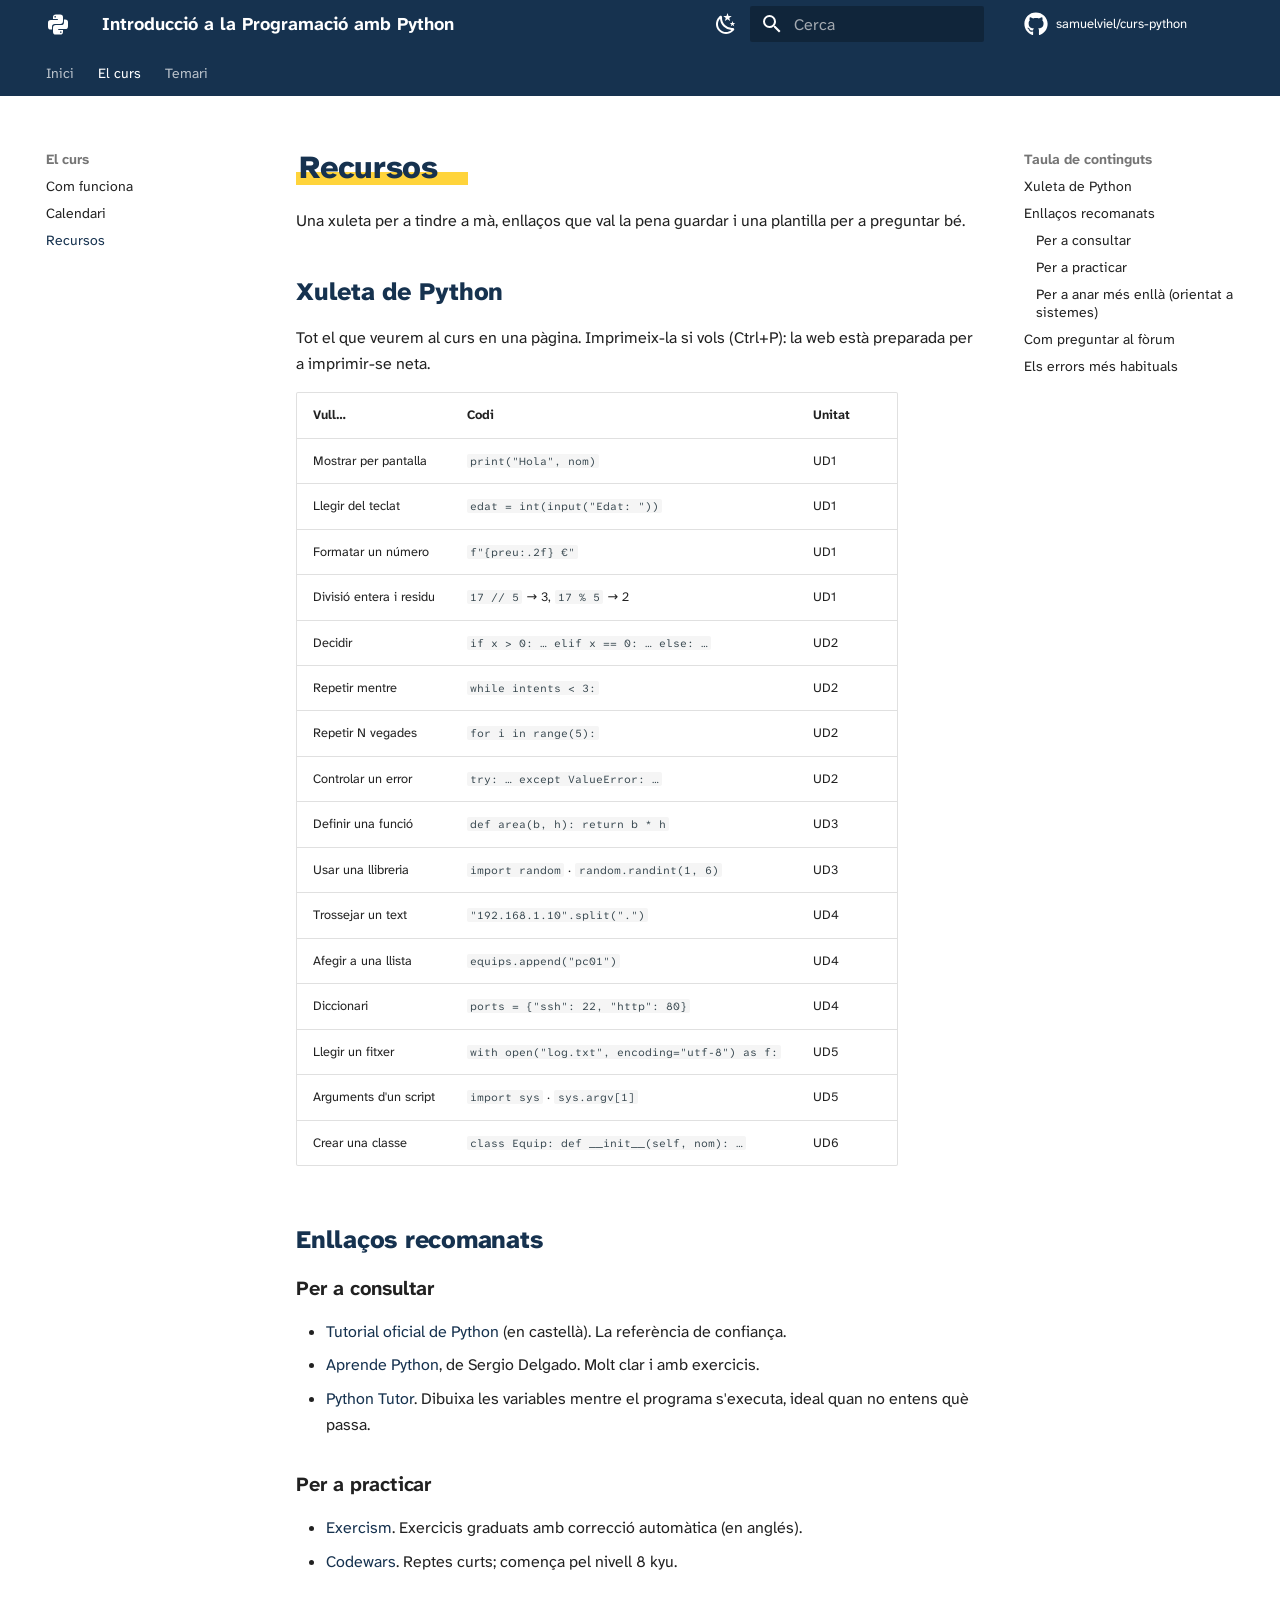
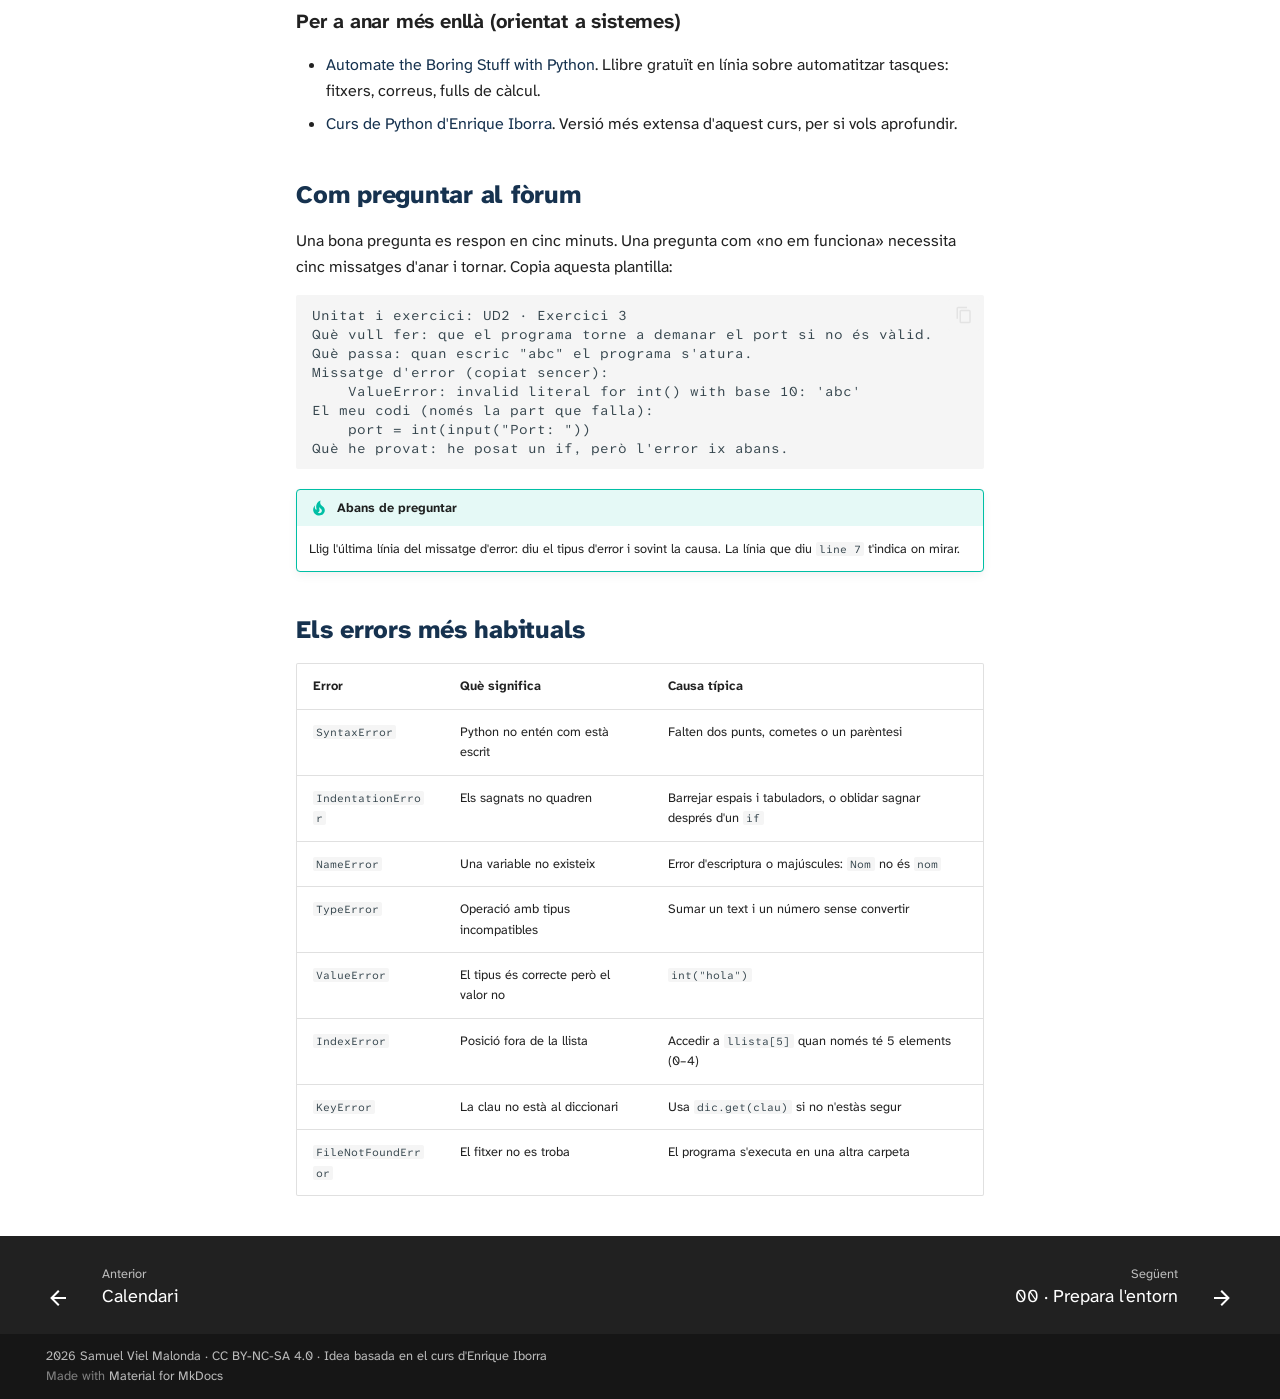
<file: recursos/index.html>
<!doctype html>
<html lang="ca" class="no-js">
  <head>
    
      <meta charset="utf-8">
      <meta name="viewport" content="width=device-width,initial-scale=1">
      
        <meta name="description" content="Optativa de 2n d'ASIX/DAW semipresencial · IES Maria Enríquez (Gandia) · Curs 2026-2027">
      
      
        <meta name="author" content="Samuel Viel Malonda">
      
      
        <link rel="canonical" href="https://samuelviel.github.io/curs-python/recursos/">
      
      
        <link rel="prev" href="../calendari/">
      
      
        <link rel="next" href="../unitats/entorn/">
      
      
        
      
      
      <link rel="icon" href="../assets/favicon.svg">
      <meta name="generator" content="mkdocs-1.6.1, mkdocs-material-9.7.7">
    
    
      
        <title>Recursos - Introducció a la Programació amb Python</title>
      
    
    
      <link rel="stylesheet" href="../assets/stylesheets/main.ec1eaa64.min.css">
      
        
        <link rel="stylesheet" href="../assets/stylesheets/palette.ab4e12ef.min.css">
      
      


    
    
      
    
    
      
    
    
      <link rel="stylesheet" href="../assets/css/curs.css">
    
    <script>__md_scope=new URL("..",location),__md_hash=e=>[...e].reduce(((e,_)=>(e<<5)-e+_.charCodeAt(0)),0),__md_get=(e,_=localStorage,t=__md_scope)=>JSON.parse(_.getItem(t.pathname+"."+e)),__md_set=(e,_,t=localStorage,a=__md_scope)=>{try{t.setItem(a.pathname+"."+e,JSON.stringify(_))}catch(e){}}</script>
    
      

    
    
  </head>
  
  
    
    
      
    
    
    
    
    <body dir="ltr" data-md-color-scheme="default" data-md-color-primary="custom" data-md-color-accent="custom">
  
    
    <input class="md-toggle" data-md-toggle="drawer" type="checkbox" id="__drawer" autocomplete="off">
    <input class="md-toggle" data-md-toggle="search" type="checkbox" id="__search" autocomplete="off">
    <label class="md-overlay" for="__drawer"></label>
    <div data-md-component="skip">
      
        
        <a href="#recursos" class="md-skip">
          Salta el contingut
        </a>
      
    </div>
    <div data-md-component="announce">
      
    </div>
    
    
      

<header class="md-header" data-md-component="header">
  <nav class="md-header__inner md-grid" aria-label="Capçalera">
    <a href=".." title="Introducció a la Programació amb Python" class="md-header__button md-logo" aria-label="Introducció a la Programació amb Python" data-md-component="logo">
      
  
  <svg xmlns="http://www.w3.org/2000/svg" viewBox="0 0 24 24"><path d="M19.14 7.5A2.86 2.86 0 0 1 22 10.36v3.78A2.86 2.86 0 0 1 19.14 17H12c0 .39.32.96.71.96H17v1.68a2.86 2.86 0 0 1-2.86 2.86H9.86A2.86 2.86 0 0 1 7 19.64v-3.75a2.85 2.85 0 0 1 2.86-2.85h5.25a2.85 2.85 0 0 0 2.85-2.86V7.5zm-4.28 11.79c-.4 0-.72.3-.72.89s.32.71.72.71a.71.71 0 0 0 .71-.71c0-.59-.32-.89-.71-.89m-10-1.79A2.86 2.86 0 0 1 2 14.64v-3.78A2.86 2.86 0 0 1 4.86 8H12c0-.39-.32-.96-.71-.96H7V5.36A2.86 2.86 0 0 1 9.86 2.5h4.28A2.86 2.86 0 0 1 17 5.36v3.75a2.85 2.85 0 0 1-2.86 2.85H8.89a2.85 2.85 0 0 0-2.85 2.86v2.68zM9.14 5.71c.4 0 .72-.3.72-.89s-.32-.71-.72-.71c-.39 0-.71.12-.71.71s.32.89.71.89"/></svg>

    </a>
    <label class="md-header__button md-icon" for="__drawer">
      
      <svg xmlns="http://www.w3.org/2000/svg" viewBox="0 0 24 24"><path d="M3 6h18v2H3zm0 5h18v2H3zm0 5h18v2H3z"/></svg>
    </label>
    <div class="md-header__title" data-md-component="header-title">
      <div class="md-header__ellipsis">
        <div class="md-header__topic">
          <span class="md-ellipsis">
            Introducció a la Programació amb Python
          </span>
        </div>
        <div class="md-header__topic" data-md-component="header-topic">
          <span class="md-ellipsis">
            
              Recursos
            
          </span>
        </div>
      </div>
    </div>
    
      
        <form class="md-header__option" data-md-component="palette">
  
    
    
    
    <input class="md-option" data-md-color-media="(prefers-color-scheme: light)" data-md-color-scheme="default" data-md-color-primary="custom" data-md-color-accent="custom"  aria-label="Canvia a mode fosc"  type="radio" name="__palette" id="__palette_0">
    
      <label class="md-header__button md-icon" title="Canvia a mode fosc" for="__palette_1" hidden>
        <svg xmlns="http://www.w3.org/2000/svg" viewBox="0 0 24 24"><path d="m17.75 4.09-2.53 1.94.91 3.06-2.63-1.81-2.63 1.81.91-3.06-2.53-1.94L12.44 4l1.06-3 1.06 3zm3.5 6.91-1.64 1.25.59 1.98-1.7-1.17-1.7 1.17.59-1.98L15.75 11l2.06-.05L18.5 9l.69 1.95zm-2.28 4.95c.83-.08 1.72 1.1 1.19 1.85-.32.45-.66.87-1.08 1.27C15.17 23 8.84 23 4.94 19.07c-3.91-3.9-3.91-10.24 0-14.14.4-.4.82-.76 1.27-1.08.75-.53 1.93.36 1.85 1.19-.27 2.86.69 5.83 2.89 8.02a9.96 9.96 0 0 0 8.02 2.89m-1.64 2.02a12.08 12.08 0 0 1-7.8-3.47c-2.17-2.19-3.33-5-3.49-7.82-2.81 3.14-2.7 7.96.31 10.98 3.02 3.01 7.84 3.12 10.98.31"/></svg>
      </label>
    
  
    
    
    
    <input class="md-option" data-md-color-media="(prefers-color-scheme: dark)" data-md-color-scheme="slate" data-md-color-primary="custom" data-md-color-accent="custom"  aria-label="Canvia a mode clar"  type="radio" name="__palette" id="__palette_1">
    
      <label class="md-header__button md-icon" title="Canvia a mode clar" for="__palette_0" hidden>
        <svg xmlns="http://www.w3.org/2000/svg" viewBox="0 0 24 24"><path d="M12 7a5 5 0 0 1 5 5 5 5 0 0 1-5 5 5 5 0 0 1-5-5 5 5 0 0 1 5-5m0 2a3 3 0 0 0-3 3 3 3 0 0 0 3 3 3 3 0 0 0 3-3 3 3 0 0 0-3-3m0-7 2.39 3.42C13.65 5.15 12.84 5 12 5s-1.65.15-2.39.42zM3.34 7l4.16-.35A7.2 7.2 0 0 0 5.94 8.5c-.44.74-.69 1.5-.83 2.29zm.02 10 1.76-3.77a7.131 7.131 0 0 0 2.38 4.14zM20.65 7l-1.77 3.79a7.02 7.02 0 0 0-2.38-4.15zm-.01 10-4.14.36c.59-.51 1.12-1.14 1.54-1.86.42-.73.69-1.5.83-2.29zM12 22l-2.41-3.44c.74.27 1.55.44 2.41.44.82 0 1.63-.17 2.37-.44z"/></svg>
      </label>
    
  
</form>
      
    
    
      <script>var palette=__md_get("__palette");if(palette&&palette.color){if("(prefers-color-scheme)"===palette.color.media){var media=matchMedia("(prefers-color-scheme: light)"),input=document.querySelector(media.matches?"[data-md-color-media='(prefers-color-scheme: light)']":"[data-md-color-media='(prefers-color-scheme: dark)']");palette.color.media=input.getAttribute("data-md-color-media"),palette.color.scheme=input.getAttribute("data-md-color-scheme"),palette.color.primary=input.getAttribute("data-md-color-primary"),palette.color.accent=input.getAttribute("data-md-color-accent")}for(var[key,value]of Object.entries(palette.color))document.body.setAttribute("data-md-color-"+key,value)}</script>
    
    
    
      
      
        <label class="md-header__button md-icon" for="__search">
          
          <svg xmlns="http://www.w3.org/2000/svg" viewBox="0 0 24 24"><path d="M9.5 3A6.5 6.5 0 0 1 16 9.5c0 1.61-.59 3.09-1.56 4.23l.27.27h.79l5 5-1.5 1.5-5-5v-.79l-.27-.27A6.52 6.52 0 0 1 9.5 16 6.5 6.5 0 0 1 3 9.5 6.5 6.5 0 0 1 9.5 3m0 2C7 5 5 7 5 9.5S7 14 9.5 14 14 12 14 9.5 12 5 9.5 5"/></svg>
        </label>
        <div class="md-search" data-md-component="search" role="dialog">
  <label class="md-search__overlay" for="__search"></label>
  <div class="md-search__inner" role="search">
    <form class="md-search__form" name="search">
      <input type="text" class="md-search__input" name="query" aria-label="Cerca" placeholder="Cerca" autocapitalize="off" autocorrect="off" autocomplete="off" spellcheck="false" data-md-component="search-query" required>
      <label class="md-search__icon md-icon" for="__search">
        
        <svg xmlns="http://www.w3.org/2000/svg" viewBox="0 0 24 24"><path d="M9.5 3A6.5 6.5 0 0 1 16 9.5c0 1.61-.59 3.09-1.56 4.23l.27.27h.79l5 5-1.5 1.5-5-5v-.79l-.27-.27A6.52 6.52 0 0 1 9.5 16 6.5 6.5 0 0 1 3 9.5 6.5 6.5 0 0 1 9.5 3m0 2C7 5 5 7 5 9.5S7 14 9.5 14 14 12 14 9.5 12 5 9.5 5"/></svg>
        
        <svg xmlns="http://www.w3.org/2000/svg" viewBox="0 0 24 24"><path d="M20 11v2H8l5.5 5.5-1.42 1.42L4.16 12l7.92-7.92L13.5 5.5 8 11z"/></svg>
      </label>
      <nav class="md-search__options" aria-label="Cerca">
        
        <button type="reset" class="md-search__icon md-icon" title="Neteja" aria-label="Neteja" tabindex="-1">
          
          <svg xmlns="http://www.w3.org/2000/svg" viewBox="0 0 24 24"><path d="M19 6.41 17.59 5 12 10.59 6.41 5 5 6.41 10.59 12 5 17.59 6.41 19 12 13.41 17.59 19 19 17.59 13.41 12z"/></svg>
        </button>
      </nav>
      
        <div class="md-search__suggest" data-md-component="search-suggest"></div>
      
    </form>
    <div class="md-search__output">
      <div class="md-search__scrollwrap" tabindex="0" data-md-scrollfix>
        <div class="md-search-result" data-md-component="search-result">
          <div class="md-search-result__meta">
            Inicialitzant cerca
          </div>
          <ol class="md-search-result__list" role="presentation"></ol>
        </div>
      </div>
    </div>
  </div>
</div>
      
    
    
      <div class="md-header__source">
        <a href="https://github.com/samuelviel/curs-python" title="Ves al repositori" class="md-source" data-md-component="source">
  <div class="md-source__icon md-icon">
    
    <svg xmlns="http://www.w3.org/2000/svg" viewBox="0 0 512 512"><!--! Font Awesome Free 7.1.0 by @fontawesome - https://fontawesome.com License - https://fontawesome.com/license/free (Icons: CC BY 4.0, Fonts: SIL OFL 1.1, Code: MIT License) Copyright 2025 Fonticons, Inc.--><path d="M173.9 397.4c0 2-2.3 3.6-5.2 3.6-3.3.3-5.6-1.3-5.6-3.6 0-2 2.3-3.6 5.2-3.6 3-.3 5.6 1.3 5.6 3.6m-31.1-4.5c-.7 2 1.3 4.3 4.3 4.9 2.6 1 5.6 0 6.2-2s-1.3-4.3-4.3-5.2c-2.6-.7-5.5.3-6.2 2.3m44.2-1.7c-2.9.7-4.9 2.6-4.6 4.9.3 2 2.9 3.3 5.9 2.6 2.9-.7 4.9-2.6 4.6-4.6-.3-1.9-3-3.2-5.9-2.9M252.8 8C114.1 8 8 113.3 8 252c0 110.9 69.8 205.8 169.5 239.2 12.8 2.3 17.3-5.6 17.3-12.1 0-6.2-.3-40.4-.3-61.4 0 0-70 15-84.7-29.8 0 0-11.4-29.1-27.8-36.6 0 0-22.9-15.7 1.6-15.4 0 0 24.9 2 38.6 25.8 21.9 38.6 58.6 27.5 72.9 20.9 2.3-16 8.8-27.1 16-33.7-55.9-6.2-112.3-14.3-112.3-110.5 0-27.5 7.6-41.3 23.6-58.9-2.6-6.5-11.1-33.3 2.6-67.9 20.9-6.5 69 27 69 27 20-5.6 41.5-8.5 62.8-8.5s42.8 2.9 62.8 8.5c0 0 48.1-33.6 69-27 13.7 34.7 5.2 61.4 2.6 67.9 16 17.7 25.8 31.5 25.8 58.9 0 96.5-58.9 104.2-114.8 110.5 9.2 7.9 17 22.9 17 46.4 0 33.7-.3 75.4-.3 83.6 0 6.5 4.6 14.4 17.3 12.1C436.2 457.8 504 362.9 504 252 504 113.3 391.5 8 252.8 8M105.2 352.9c-1.3 1-1 3.3.7 5.2 1.6 1.6 3.9 2.3 5.2 1 1.3-1 1-3.3-.7-5.2-1.6-1.6-3.9-2.3-5.2-1m-10.8-8.1c-.7 1.3.3 2.9 2.3 3.9 1.6 1 3.6.7 4.3-.7.7-1.3-.3-2.9-2.3-3.9-2-.6-3.6-.3-4.3.7m32.4 35.6c-1.6 1.3-1 4.3 1.3 6.2 2.3 2.3 5.2 2.6 6.5 1 1.3-1.3.7-4.3-1.3-6.2-2.2-2.3-5.2-2.6-6.5-1m-11.4-14.7c-1.6 1-1.6 3.6 0 5.9s4.3 3.3 5.6 2.3c1.6-1.3 1.6-3.9 0-6.2-1.4-2.3-4-3.3-5.6-2"/></svg>
  </div>
  <div class="md-source__repository">
    samuelviel/curs-python
  </div>
</a>
      </div>
    
  </nav>
  
</header>
    
    <div class="md-container" data-md-component="container">
      
      
        
          
            
<nav class="md-tabs" aria-label="Pestanyes" data-md-component="tabs">
  <div class="md-grid">
    <ul class="md-tabs__list">
      
        
  
  
  
  
    <li class="md-tabs__item">
      <a href=".." class="md-tabs__link">
        
  
  
    
  
  Inici

      </a>
    </li>
  

      
        
  
  
  
    
  
  
    
    
      <li class="md-tabs__item md-tabs__item--active">
        <a href="../guia/" class="md-tabs__link">
          
  
  
    
  
  El curs

        </a>
      </li>
    
  

      
        
  
  
  
  
    
    
      <li class="md-tabs__item">
        <a href="../unitats/entorn/" class="md-tabs__link">
          
  
  
    
  
  Temari

        </a>
      </li>
    
  

      
    </ul>
  </div>
</nav>
          
        
      
      <main class="md-main" data-md-component="main">
        <div class="md-main__inner md-grid">
          
            
              
              <div class="md-sidebar md-sidebar--primary" data-md-component="sidebar" data-md-type="navigation" >
                <div class="md-sidebar__scrollwrap">
                  <div class="md-sidebar__inner">
                    


  


<nav class="md-nav md-nav--primary md-nav--lifted" aria-label="Navegació" data-md-level="0">
  <label class="md-nav__title" for="__drawer">
    <a href=".." title="Introducció a la Programació amb Python" class="md-nav__button md-logo" aria-label="Introducció a la Programació amb Python" data-md-component="logo">
      
  
  <svg xmlns="http://www.w3.org/2000/svg" viewBox="0 0 24 24"><path d="M19.14 7.5A2.86 2.86 0 0 1 22 10.36v3.78A2.86 2.86 0 0 1 19.14 17H12c0 .39.32.96.71.96H17v1.68a2.86 2.86 0 0 1-2.86 2.86H9.86A2.86 2.86 0 0 1 7 19.64v-3.75a2.85 2.85 0 0 1 2.86-2.85h5.25a2.85 2.85 0 0 0 2.85-2.86V7.5zm-4.28 11.79c-.4 0-.72.3-.72.89s.32.71.72.71a.71.71 0 0 0 .71-.71c0-.59-.32-.89-.71-.89m-10-1.79A2.86 2.86 0 0 1 2 14.64v-3.78A2.86 2.86 0 0 1 4.86 8H12c0-.39-.32-.96-.71-.96H7V5.36A2.86 2.86 0 0 1 9.86 2.5h4.28A2.86 2.86 0 0 1 17 5.36v3.75a2.85 2.85 0 0 1-2.86 2.85H8.89a2.85 2.85 0 0 0-2.85 2.86v2.68zM9.14 5.71c.4 0 .72-.3.72-.89s-.32-.71-.72-.71c-.39 0-.71.12-.71.71s.32.89.71.89"/></svg>

    </a>
    Introducció a la Programació amb Python
  </label>
  
    <div class="md-nav__source">
      <a href="https://github.com/samuelviel/curs-python" title="Ves al repositori" class="md-source" data-md-component="source">
  <div class="md-source__icon md-icon">
    
    <svg xmlns="http://www.w3.org/2000/svg" viewBox="0 0 512 512"><!--! Font Awesome Free 7.1.0 by @fontawesome - https://fontawesome.com License - https://fontawesome.com/license/free (Icons: CC BY 4.0, Fonts: SIL OFL 1.1, Code: MIT License) Copyright 2025 Fonticons, Inc.--><path d="M173.9 397.4c0 2-2.3 3.6-5.2 3.6-3.3.3-5.6-1.3-5.6-3.6 0-2 2.3-3.6 5.2-3.6 3-.3 5.6 1.3 5.6 3.6m-31.1-4.5c-.7 2 1.3 4.3 4.3 4.9 2.6 1 5.6 0 6.2-2s-1.3-4.3-4.3-5.2c-2.6-.7-5.5.3-6.2 2.3m44.2-1.7c-2.9.7-4.9 2.6-4.6 4.9.3 2 2.9 3.3 5.9 2.6 2.9-.7 4.9-2.6 4.6-4.6-.3-1.9-3-3.2-5.9-2.9M252.8 8C114.1 8 8 113.3 8 252c0 110.9 69.8 205.8 169.5 239.2 12.8 2.3 17.3-5.6 17.3-12.1 0-6.2-.3-40.4-.3-61.4 0 0-70 15-84.7-29.8 0 0-11.4-29.1-27.8-36.6 0 0-22.9-15.7 1.6-15.4 0 0 24.9 2 38.6 25.8 21.9 38.6 58.6 27.5 72.9 20.9 2.3-16 8.8-27.1 16-33.7-55.9-6.2-112.3-14.3-112.3-110.5 0-27.5 7.6-41.3 23.6-58.9-2.6-6.5-11.1-33.3 2.6-67.9 20.9-6.5 69 27 69 27 20-5.6 41.5-8.5 62.8-8.5s42.8 2.9 62.8 8.5c0 0 48.1-33.6 69-27 13.7 34.7 5.2 61.4 2.6 67.9 16 17.7 25.8 31.5 25.8 58.9 0 96.5-58.9 104.2-114.8 110.5 9.2 7.9 17 22.9 17 46.4 0 33.7-.3 75.4-.3 83.6 0 6.5 4.6 14.4 17.3 12.1C436.2 457.8 504 362.9 504 252 504 113.3 391.5 8 252.8 8M105.2 352.9c-1.3 1-1 3.3.7 5.2 1.6 1.6 3.9 2.3 5.2 1 1.3-1 1-3.3-.7-5.2-1.6-1.6-3.9-2.3-5.2-1m-10.8-8.1c-.7 1.3.3 2.9 2.3 3.9 1.6 1 3.6.7 4.3-.7.7-1.3-.3-2.9-2.3-3.9-2-.6-3.6-.3-4.3.7m32.4 35.6c-1.6 1.3-1 4.3 1.3 6.2 2.3 2.3 5.2 2.6 6.5 1 1.3-1.3.7-4.3-1.3-6.2-2.2-2.3-5.2-2.6-6.5-1m-11.4-14.7c-1.6 1-1.6 3.6 0 5.9s4.3 3.3 5.6 2.3c1.6-1.3 1.6-3.9 0-6.2-1.4-2.3-4-3.3-5.6-2"/></svg>
  </div>
  <div class="md-source__repository">
    samuelviel/curs-python
  </div>
</a>
    </div>
  
  <ul class="md-nav__list" data-md-scrollfix>
    
      
      
  
  
  
  
    <li class="md-nav__item">
      <a href=".." class="md-nav__link">
        
  
  
  <span class="md-ellipsis">
    
  
    Inici
  

    
  </span>
  
  

      </a>
    </li>
  

    
      
      
  
  
    
  
  
  
    
    
      
        
      
        
      
        
      
    
    
    
      
        
        
      
      
        
      
    
    
    <li class="md-nav__item md-nav__item--active md-nav__item--section md-nav__item--nested">
      
        
        
        <input class="md-nav__toggle md-toggle " type="checkbox" id="__nav_2" checked>
        
          
          <label class="md-nav__link" for="__nav_2" id="__nav_2_label" tabindex="">
            
  
  
  <span class="md-ellipsis">
    
  
    El curs
  

    
  </span>
  
  

            <span class="md-nav__icon md-icon"></span>
          </label>
        
        <nav class="md-nav" data-md-level="1" aria-labelledby="__nav_2_label" aria-expanded="true">
          <label class="md-nav__title" for="__nav_2">
            <span class="md-nav__icon md-icon"></span>
            
  
    El curs
  

          </label>
          <ul class="md-nav__list" data-md-scrollfix>
            
              
                
  
  
  
  
    <li class="md-nav__item">
      <a href="../guia/" class="md-nav__link">
        
  
  
  <span class="md-ellipsis">
    
  
    Com funciona
  

    
  </span>
  
  

      </a>
    </li>
  

              
            
              
                
  
  
  
  
    <li class="md-nav__item">
      <a href="../calendari/" class="md-nav__link">
        
  
  
  <span class="md-ellipsis">
    
  
    Calendari
  

    
  </span>
  
  

      </a>
    </li>
  

              
            
              
                
  
  
    
  
  
  
    <li class="md-nav__item md-nav__item--active">
      
      <input class="md-nav__toggle md-toggle" type="checkbox" id="__toc">
      
      
        
      
      
        <label class="md-nav__link md-nav__link--active" for="__toc">
          
  
  
  <span class="md-ellipsis">
    
  
    Recursos
  

    
  </span>
  
  

          <span class="md-nav__icon md-icon"></span>
        </label>
      
      <a href="./" class="md-nav__link md-nav__link--active">
        
  
  
  <span class="md-ellipsis">
    
  
    Recursos
  

    
  </span>
  
  

      </a>
      
        

<nav class="md-nav md-nav--secondary" aria-label="Taula de continguts">
  
  
  
    
  
  
    <label class="md-nav__title" for="__toc">
      <span class="md-nav__icon md-icon"></span>
      Taula de continguts
    </label>
    <ul class="md-nav__list" data-md-component="toc" data-md-scrollfix>
      
        <li class="md-nav__item">
  <a href="#xuleta-de-python" class="md-nav__link">
    <span class="md-ellipsis">
      
        Xuleta de Python
      
    </span>
  </a>
  
</li>
      
        <li class="md-nav__item">
  <a href="#enllacos-recomanats" class="md-nav__link">
    <span class="md-ellipsis">
      
        Enllaços recomanats
      
    </span>
  </a>
  
    <nav class="md-nav" aria-label="Enllaços recomanats">
      <ul class="md-nav__list">
        
          <li class="md-nav__item">
  <a href="#per-a-consultar" class="md-nav__link">
    <span class="md-ellipsis">
      
        Per a consultar
      
    </span>
  </a>
  
</li>
        
          <li class="md-nav__item">
  <a href="#per-a-practicar" class="md-nav__link">
    <span class="md-ellipsis">
      
        Per a practicar
      
    </span>
  </a>
  
</li>
        
          <li class="md-nav__item">
  <a href="#per-a-anar-mes-enlla-orientat-a-sistemes" class="md-nav__link">
    <span class="md-ellipsis">
      
        Per a anar més enllà (orientat a sistemes)
      
    </span>
  </a>
  
</li>
        
      </ul>
    </nav>
  
</li>
      
        <li class="md-nav__item">
  <a href="#com-preguntar-al-forum" class="md-nav__link">
    <span class="md-ellipsis">
      
        Com preguntar al fòrum
      
    </span>
  </a>
  
</li>
      
        <li class="md-nav__item">
  <a href="#els-errors-mes-habituals" class="md-nav__link">
    <span class="md-ellipsis">
      
        Els errors més habituals
      
    </span>
  </a>
  
</li>
      
    </ul>
  
</nav>
      
    </li>
  

              
            
          </ul>
        </nav>
      
    </li>
  

    
      
      
  
  
  
  
    
    
      
        
      
        
      
        
      
        
      
        
      
        
      
        
      
        
      
        
      
    
    
    
      
      
        
      
    
    
    <li class="md-nav__item md-nav__item--nested">
      
        
        
        <input class="md-nav__toggle md-toggle " type="checkbox" id="__nav_3" >
        
          
          <label class="md-nav__link" for="__nav_3" id="__nav_3_label" tabindex="0">
            
  
  
  <span class="md-ellipsis">
    
  
    Temari
  

    
  </span>
  
  

            <span class="md-nav__icon md-icon"></span>
          </label>
        
        <nav class="md-nav" data-md-level="1" aria-labelledby="__nav_3_label" aria-expanded="false">
          <label class="md-nav__title" for="__nav_3">
            <span class="md-nav__icon md-icon"></span>
            
  
    Temari
  

          </label>
          <ul class="md-nav__list" data-md-scrollfix>
            
              
                
  
  
  
  
    <li class="md-nav__item">
      <a href="../unitats/entorn/" class="md-nav__link">
        
  
  
  <span class="md-ellipsis">
    
  
    00 · Prepara l'entorn
  

    
  </span>
  
  

      </a>
    </li>
  

              
            
              
                
  
  
  
  
    <li class="md-nav__item">
      <a href="../unitats/ud0/" class="md-nav__link">
        
  
  
  <span class="md-ellipsis">
    
  
    UD0 · Pensament computacional
  

    
  </span>
  
  

      </a>
    </li>
  

              
            
              
                
  
  
  
  
    <li class="md-nav__item">
      <a href="../unitats/ud1/" class="md-nav__link">
        
  
  
  <span class="md-ellipsis">
    
  
    UD1 · Primers passos
  

    
  </span>
  
  

      </a>
    </li>
  

              
            
              
                
  
  
  
  
    <li class="md-nav__item">
      <a href="../unitats/ud2/" class="md-nav__link">
        
  
  
  <span class="md-ellipsis">
    
  
    UD2 · Decisions i bucles
  

    
  </span>
  
  

      </a>
    </li>
  

              
            
              
                
  
  
  
  
    <li class="md-nav__item">
      <a href="../unitats/ud3/" class="md-nav__link">
        
  
  
  <span class="md-ellipsis">
    
  
    UD3 · Funcions i mòduls
  

    
  </span>
  
  

      </a>
    </li>
  

              
            
              
                
  
  
  
  
    <li class="md-nav__item">
      <a href="../unitats/ud4/" class="md-nav__link">
        
  
  
  <span class="md-ellipsis">
    
  
    UD4 · Cadenes, llistes i diccionaris
  

    
  </span>
  
  

      </a>
    </li>
  

              
            
              
                
  
  
  
  
    <li class="md-nav__item">
      <a href="../unitats/ud5/" class="md-nav__link">
        
  
  
  <span class="md-ellipsis">
    
  
    UD5 · Fitxers i scripts
  

    
  </span>
  
  

      </a>
    </li>
  

              
            
              
                
  
  
  
  
    <li class="md-nav__item">
      <a href="../unitats/ud6/" class="md-nav__link">
        
  
  
  <span class="md-ellipsis">
    
  
    UD6 · Objectes i classes
  

    
  </span>
  
  

      </a>
    </li>
  

              
            
              
                
  
  
  
  
    <li class="md-nav__item">
      <a href="../unitats/projecte/" class="md-nav__link">
        
  
  
  <span class="md-ellipsis">
    
  
    Projecte final
  

    
  </span>
  
  

      </a>
    </li>
  

              
            
          </ul>
        </nav>
      
    </li>
  

    
  </ul>
</nav>
                  </div>
                </div>
              </div>
            
            
              
              <div class="md-sidebar md-sidebar--secondary" data-md-component="sidebar" data-md-type="toc" >
                <div class="md-sidebar__scrollwrap">
                  <div class="md-sidebar__inner">
                    

<nav class="md-nav md-nav--secondary" aria-label="Taula de continguts">
  
  
  
    
  
  
    <label class="md-nav__title" for="__toc">
      <span class="md-nav__icon md-icon"></span>
      Taula de continguts
    </label>
    <ul class="md-nav__list" data-md-component="toc" data-md-scrollfix>
      
        <li class="md-nav__item">
  <a href="#xuleta-de-python" class="md-nav__link">
    <span class="md-ellipsis">
      
        Xuleta de Python
      
    </span>
  </a>
  
</li>
      
        <li class="md-nav__item">
  <a href="#enllacos-recomanats" class="md-nav__link">
    <span class="md-ellipsis">
      
        Enllaços recomanats
      
    </span>
  </a>
  
    <nav class="md-nav" aria-label="Enllaços recomanats">
      <ul class="md-nav__list">
        
          <li class="md-nav__item">
  <a href="#per-a-consultar" class="md-nav__link">
    <span class="md-ellipsis">
      
        Per a consultar
      
    </span>
  </a>
  
</li>
        
          <li class="md-nav__item">
  <a href="#per-a-practicar" class="md-nav__link">
    <span class="md-ellipsis">
      
        Per a practicar
      
    </span>
  </a>
  
</li>
        
          <li class="md-nav__item">
  <a href="#per-a-anar-mes-enlla-orientat-a-sistemes" class="md-nav__link">
    <span class="md-ellipsis">
      
        Per a anar més enllà (orientat a sistemes)
      
    </span>
  </a>
  
</li>
        
      </ul>
    </nav>
  
</li>
      
        <li class="md-nav__item">
  <a href="#com-preguntar-al-forum" class="md-nav__link">
    <span class="md-ellipsis">
      
        Com preguntar al fòrum
      
    </span>
  </a>
  
</li>
      
        <li class="md-nav__item">
  <a href="#els-errors-mes-habituals" class="md-nav__link">
    <span class="md-ellipsis">
      
        Els errors més habituals
      
    </span>
  </a>
  
</li>
      
    </ul>
  
</nav>
                  </div>
                </div>
              </div>
            
          
          
            <div class="md-content" data-md-component="content">
              
              <article class="md-content__inner md-typeset">
                
                  


  
  


<h1 id="recursos">Recursos<a class="headerlink" href="#recursos" title="Permanent link">&para;</a></h1>
<p>Una xuleta per a tindre a mà, enllaços que val la pena guardar i una plantilla per a preguntar bé.</p>
<h2 id="xuleta-de-python">Xuleta de Python<a class="headerlink" href="#xuleta-de-python" title="Permanent link">&para;</a></h2>
<p>Tot el que veurem al curs en una pàgina. Imprimeix-la si vols (Ctrl+P): la web està preparada per a imprimir-se neta.</p>
<table>
<thead>
<tr>
<th>Vull…</th>
<th>Codi</th>
<th>Unitat</th>
</tr>
</thead>
<tbody>
<tr>
<td>Mostrar per pantalla</td>
<td><code>print("Hola", nom)</code></td>
<td>UD1</td>
</tr>
<tr>
<td>Llegir del teclat</td>
<td><code>edat = int(input("Edat: "))</code></td>
<td>UD1</td>
</tr>
<tr>
<td>Formatar un número</td>
<td><code>f"{preu:.2f} €"</code></td>
<td>UD1</td>
</tr>
<tr>
<td>Divisió entera i residu</td>
<td><code>17 // 5</code> → 3, <code>17 % 5</code> → 2</td>
<td>UD1</td>
</tr>
<tr>
<td>Decidir</td>
<td><code>if x &gt; 0: … elif x == 0: … else: …</code></td>
<td>UD2</td>
</tr>
<tr>
<td>Repetir mentre</td>
<td><code>while intents &lt; 3:</code></td>
<td>UD2</td>
</tr>
<tr>
<td>Repetir N vegades</td>
<td><code>for i in range(5):</code></td>
<td>UD2</td>
</tr>
<tr>
<td>Controlar un error</td>
<td><code>try: … except ValueError: …</code></td>
<td>UD2</td>
</tr>
<tr>
<td>Definir una funció</td>
<td><code>def area(b, h): return b * h</code></td>
<td>UD3</td>
</tr>
<tr>
<td>Usar una llibreria</td>
<td><code>import random</code> · <code>random.randint(1, 6)</code></td>
<td>UD3</td>
</tr>
<tr>
<td>Trossejar un text</td>
<td><code>"192.168.1.10".split(".")</code></td>
<td>UD4</td>
</tr>
<tr>
<td>Afegir a una llista</td>
<td><code>equips.append("pc01")</code></td>
<td>UD4</td>
</tr>
<tr>
<td>Diccionari</td>
<td><code>ports = {"ssh": 22, "http": 80}</code></td>
<td>UD4</td>
</tr>
<tr>
<td>Llegir un fitxer</td>
<td><code>with open("log.txt", encoding="utf-8") as f:</code></td>
<td>UD5</td>
</tr>
<tr>
<td>Arguments d'un script</td>
<td><code>import sys</code> · <code>sys.argv[1]</code></td>
<td>UD5</td>
</tr>
<tr>
<td>Crear una classe</td>
<td><code>class Equip: def __init__(self, nom): …</code></td>
<td>UD6</td>
</tr>
</tbody>
</table>
<h2 id="enllacos-recomanats">Enllaços recomanats<a class="headerlink" href="#enllacos-recomanats" title="Permanent link">&para;</a></h2>
<h3 id="per-a-consultar">Per a consultar<a class="headerlink" href="#per-a-consultar" title="Permanent link">&para;</a></h3>
<ul>
<li><a href="https://docs.python.org/es/3/tutorial/index.html">Tutorial oficial de Python</a> (en castellà). La referència de confiança.</li>
<li><a href="https://aprendepython.es/">Aprende Python</a>, de Sergio Delgado. Molt clar i amb exercicis.</li>
<li><a href="https://pythontutor.com/visualize.html#mode=edit">Python Tutor</a>. Dibuixa les variables mentre el programa s'executa, ideal quan no entens què passa.</li>
</ul>
<h3 id="per-a-practicar">Per a practicar<a class="headerlink" href="#per-a-practicar" title="Permanent link">&para;</a></h3>
<ul>
<li><a href="https://exercism.org/tracks/python">Exercism</a>. Exercicis graduats amb correcció automàtica (en anglés).</li>
<li><a href="https://www.codewars.com/">Codewars</a>. Reptes curts; comença pel nivell 8 kyu.</li>
</ul>
<h3 id="per-a-anar-mes-enlla-orientat-a-sistemes">Per a anar més enllà (orientat a sistemes)<a class="headerlink" href="#per-a-anar-mes-enlla-orientat-a-sistemes" title="Permanent link">&para;</a></h3>
<ul>
<li><a href="https://automatetheboringstuff.com/">Automate the Boring Stuff with Python</a>. Llibre gratuït en línia sobre automatitzar tasques: fitxers, correus, fulls de càlcul.</li>
<li><a href="https://enriqueiborra.github.io/python/index.html">Curs de Python d'Enrique Iborra</a>. Versió més extensa d'aquest curs, per si vols aprofundir.</li>
</ul>
<h2 id="com-preguntar-al-forum">Com preguntar al fòrum<a class="headerlink" href="#com-preguntar-al-forum" title="Permanent link">&para;</a></h2>
<p>Una bona pregunta es respon en cinc minuts. Una pregunta com «no em funciona» necessita cinc missatges d'anar i tornar. Copia aquesta plantilla:</p>
<div class="highlight"><pre><span></span><code><a id="__codelineno-0-1" name="__codelineno-0-1" href="#__codelineno-0-1"></a>Unitat i exercici: UD2 · Exercici 3
<a id="__codelineno-0-2" name="__codelineno-0-2" href="#__codelineno-0-2"></a>Què vull fer: que el programa torne a demanar el port si no és vàlid.
<a id="__codelineno-0-3" name="__codelineno-0-3" href="#__codelineno-0-3"></a>Què passa: quan escric "abc" el programa s'atura.
<a id="__codelineno-0-4" name="__codelineno-0-4" href="#__codelineno-0-4"></a>Missatge d'error (copiat sencer):
<a id="__codelineno-0-5" name="__codelineno-0-5" href="#__codelineno-0-5"></a>    ValueError: invalid literal for int() with base 10: 'abc'
<a id="__codelineno-0-6" name="__codelineno-0-6" href="#__codelineno-0-6"></a>El meu codi (només la part que falla):
<a id="__codelineno-0-7" name="__codelineno-0-7" href="#__codelineno-0-7"></a>    port = int(input("Port: "))
<a id="__codelineno-0-8" name="__codelineno-0-8" href="#__codelineno-0-8"></a>Què he provat: he posat un if, però l'error ix abans.
</code></pre></div>
<div class="admonition tip">
<p class="admonition-title">Abans de preguntar</p>
<p>Llig l'última línia del missatge d'error: diu el tipus d'error i sovint la causa. La línia que diu <code>line 7</code> t'indica on mirar.</p>
</div>
<h2 id="els-errors-mes-habituals">Els errors més habituals<a class="headerlink" href="#els-errors-mes-habituals" title="Permanent link">&para;</a></h2>
<table>
<thead>
<tr>
<th>Error</th>
<th>Què significa</th>
<th>Causa típica</th>
</tr>
</thead>
<tbody>
<tr>
<td><code>SyntaxError</code></td>
<td>Python no entén com està escrit</td>
<td>Falten dos punts, cometes o un parèntesi</td>
</tr>
<tr>
<td><code>IndentationError</code></td>
<td>Els sagnats no quadren</td>
<td>Barrejar espais i tabuladors, o oblidar sagnar després d'un <code>if</code></td>
</tr>
<tr>
<td><code>NameError</code></td>
<td>Una variable no existeix</td>
<td>Error d'escriptura o majúscules: <code>Nom</code> no és <code>nom</code></td>
</tr>
<tr>
<td><code>TypeError</code></td>
<td>Operació amb tipus incompatibles</td>
<td>Sumar un text i un número sense convertir</td>
</tr>
<tr>
<td><code>ValueError</code></td>
<td>El tipus és correcte però el valor no</td>
<td><code>int("hola")</code></td>
</tr>
<tr>
<td><code>IndexError</code></td>
<td>Posició fora de la llista</td>
<td>Accedir a <code>llista[5]</code> quan només té 5 elements (0–4)</td>
</tr>
<tr>
<td><code>KeyError</code></td>
<td>La clau no està al diccionari</td>
<td>Usa <code>dic.get(clau)</code> si no n'estàs segur</td>
</tr>
<tr>
<td><code>FileNotFoundError</code></td>
<td>El fitxer no es troba</td>
<td>El programa s'executa en una altra carpeta</td>
</tr>
</tbody>
</table>







  
  






                
              </article>
            </div>
          
          
<script>var target=document.getElementById(location.hash.slice(1));target&&target.name&&(target.checked=target.name.startsWith("__tabbed_"))</script>
        </div>
        
          <button type="button" class="md-top md-icon" data-md-component="top" hidden>
  
  <svg xmlns="http://www.w3.org/2000/svg" viewBox="0 0 24 24"><path d="M13 20h-2V8l-5.5 5.5-1.42-1.42L12 4.16l7.92 7.92-1.42 1.42L13 8z"/></svg>
  Torna a l'inici
</button>
        
      </main>
      
        <footer class="md-footer">
  
    
      
      <nav class="md-footer__inner md-grid" aria-label="Peu de pàgina" >
        
          
          <a href="../calendari/" class="md-footer__link md-footer__link--prev" aria-label="Anterior: Calendari">
            <div class="md-footer__button md-icon">
              
              <svg xmlns="http://www.w3.org/2000/svg" viewBox="0 0 24 24"><path d="M20 11v2H8l5.5 5.5-1.42 1.42L4.16 12l7.92-7.92L13.5 5.5 8 11z"/></svg>
            </div>
            <div class="md-footer__title">
              <span class="md-footer__direction">
                Anterior
              </span>
              <div class="md-ellipsis">
                Calendari
              </div>
            </div>
          </a>
        
        
          
          <a href="../unitats/entorn/" class="md-footer__link md-footer__link--next" aria-label="Següent: 00 · Prepara l&#39;entorn">
            <div class="md-footer__title">
              <span class="md-footer__direction">
                Següent
              </span>
              <div class="md-ellipsis">
                00 · Prepara l'entorn
              </div>
            </div>
            <div class="md-footer__button md-icon">
              
              <svg xmlns="http://www.w3.org/2000/svg" viewBox="0 0 24 24"><path d="M4 11v2h12l-5.5 5.5 1.42 1.42L19.84 12l-7.92-7.92L10.5 5.5 16 11z"/></svg>
            </div>
          </a>
        
      </nav>
    
  
  <div class="md-footer-meta md-typeset">
    <div class="md-footer-meta__inner md-grid">
      <div class="md-copyright">
  
    <div class="md-copyright__highlight">
      2026 Samuel Viel Malonda · <a href="https://creativecommons.org/licenses/by-nc-sa/4.0/deed.ca">CC BY-NC-SA 4.0</a> · Idea basada en el curs d'<a href="https://enriqueiborra.github.io/python/index.html">Enrique Iborra</a>
    </div>
  
  
    Made with
    <a href="https://squidfunk.github.io/mkdocs-material/" target="_blank" rel="noopener">
      Material for MkDocs
    </a>
  
</div>
      
    </div>
  </div>
</footer>
      
    </div>
    <div class="md-dialog" data-md-component="dialog">
      <div class="md-dialog__inner md-typeset"></div>
    </div>
    
    
    
      
      
      <script id="__config" type="application/json">{"annotate": null, "base": "..", "features": ["navigation.tabs", "navigation.sections", "navigation.top", "navigation.footer", "navigation.indexes", "toc.follow", "search.highlight", "search.suggest", "content.code.copy"], "search": "../assets/javascripts/workers/search.2c215733.min.js", "tags": null, "translations": {"clipboard.copied": "Copiat al porta-retalls", "clipboard.copy": "C\u00f2pia al porta-retalls", "search.result.more.one": "1 m\u00e9s en aquesta p\u00e0gina", "search.result.more.other": "# m\u00e9s en aquesta p\u00e0gina", "search.result.none": "Cap document coincideix", "search.result.one": "1 document coincident", "search.result.other": "# documents coincidents", "search.result.placeholder": "Escriu per a comen\u00e7ar a cercar", "search.result.term.missing": "Desaparegut", "select.version": "Selecciona la versi\u00f3"}, "version": null}</script>
    
    
      <script src="../assets/javascripts/bundle.d7400e89.min.js"></script>
      
        <script src="../assets/js/curs.js"></script>
      
        <script src="../assets/js/curs-app.js"></script>
      
    
  </body>
</html>
</file>
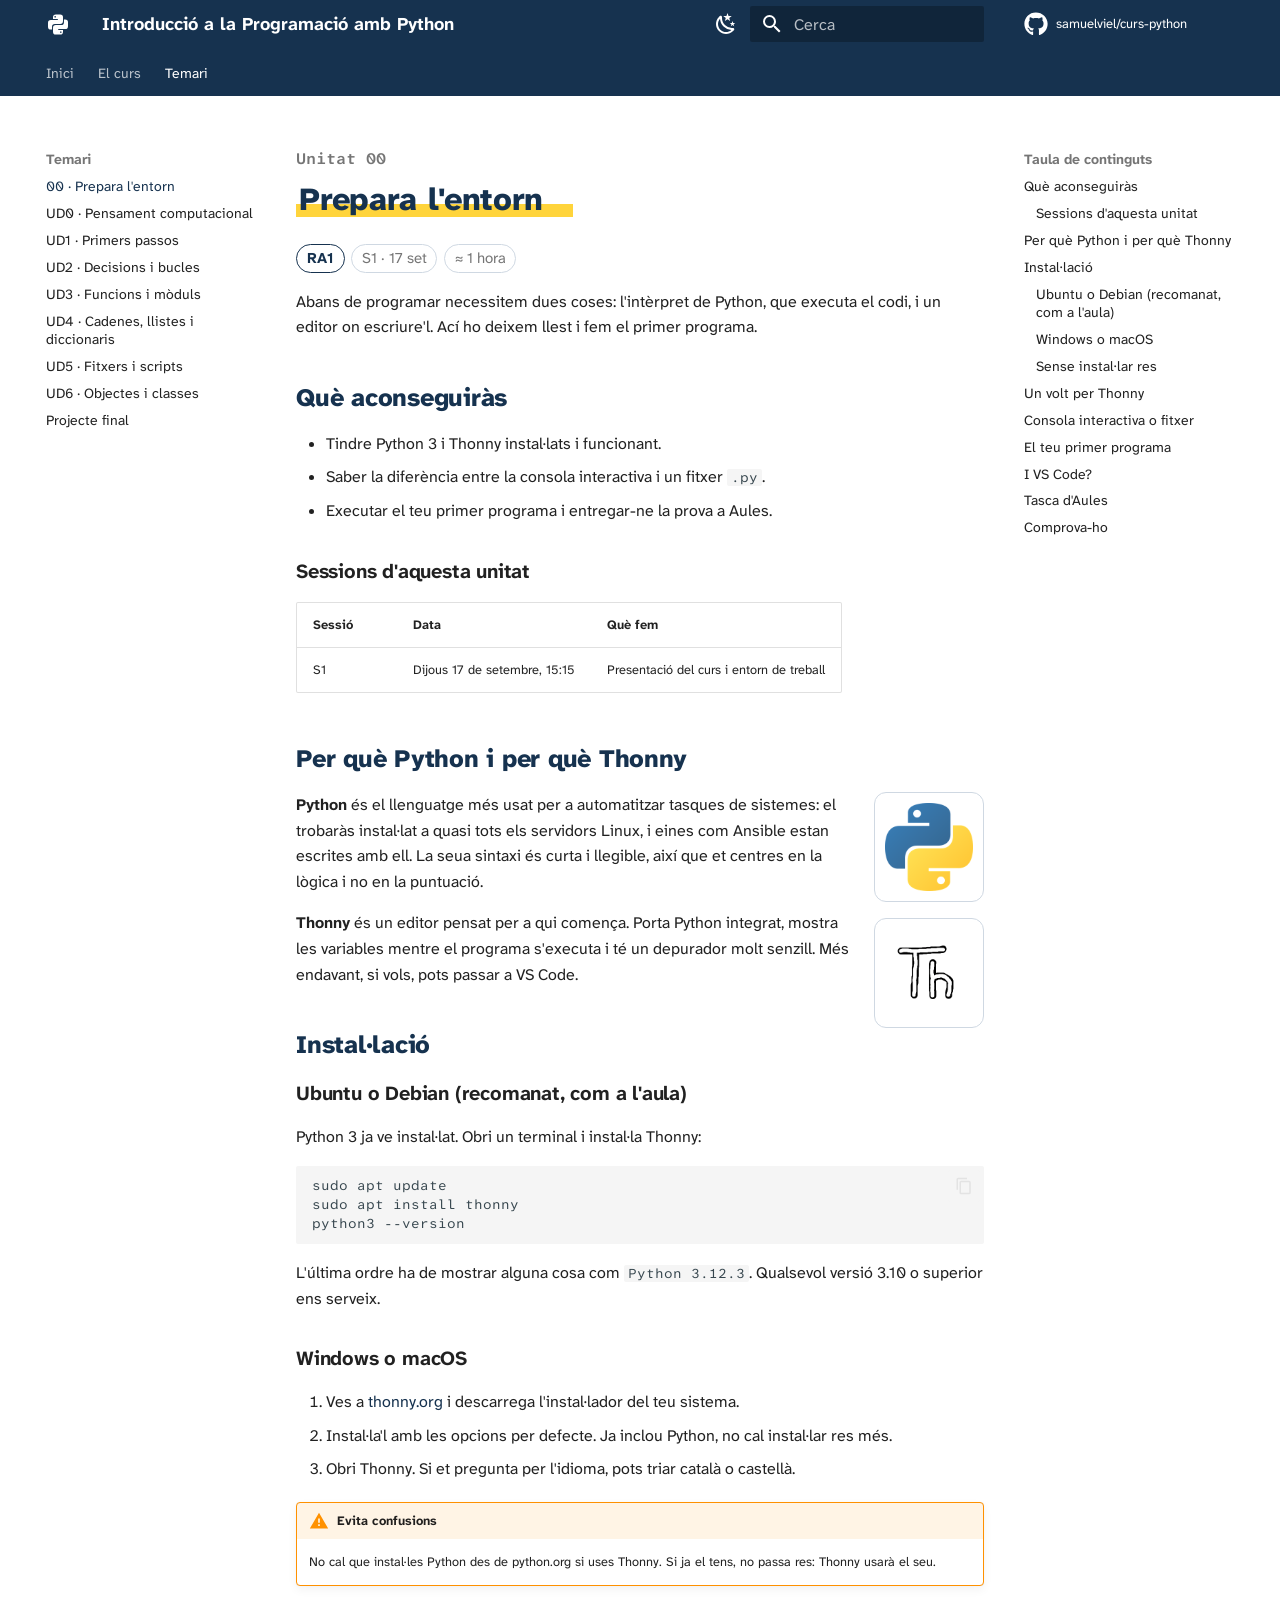
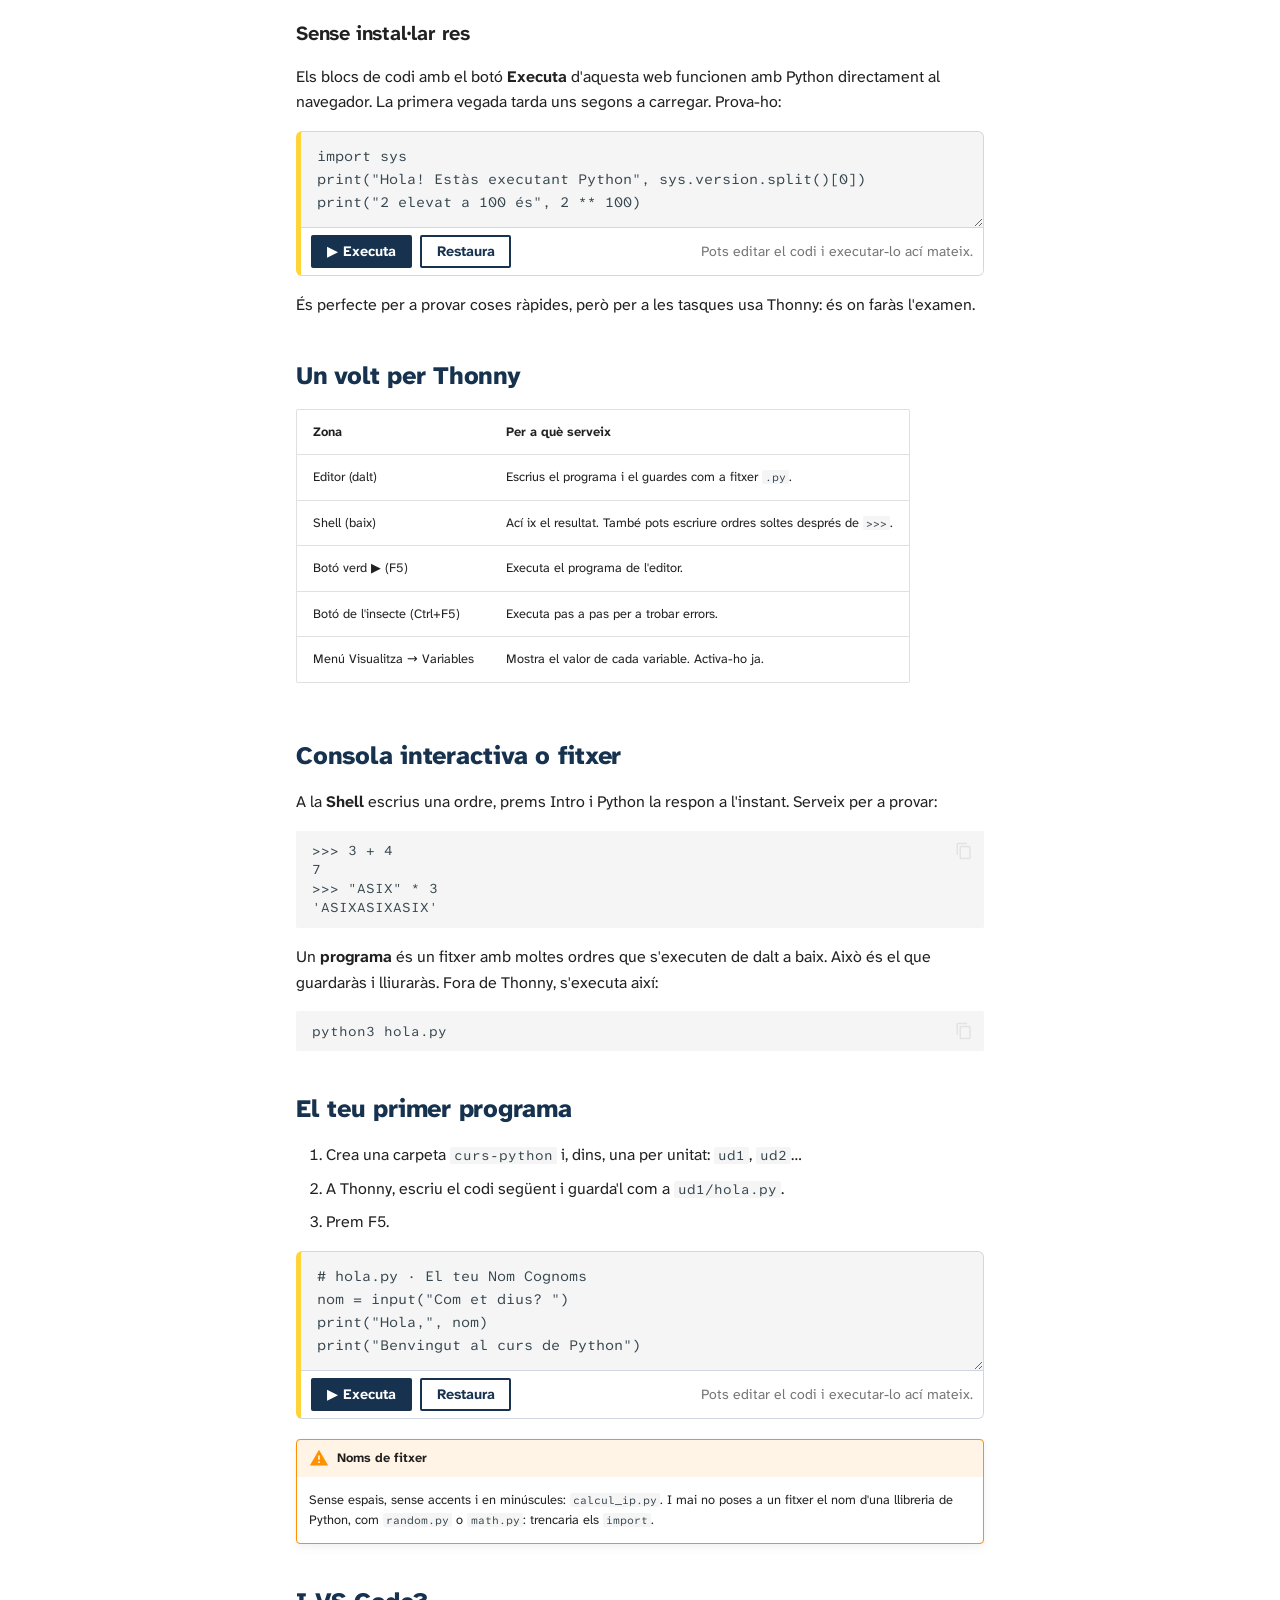
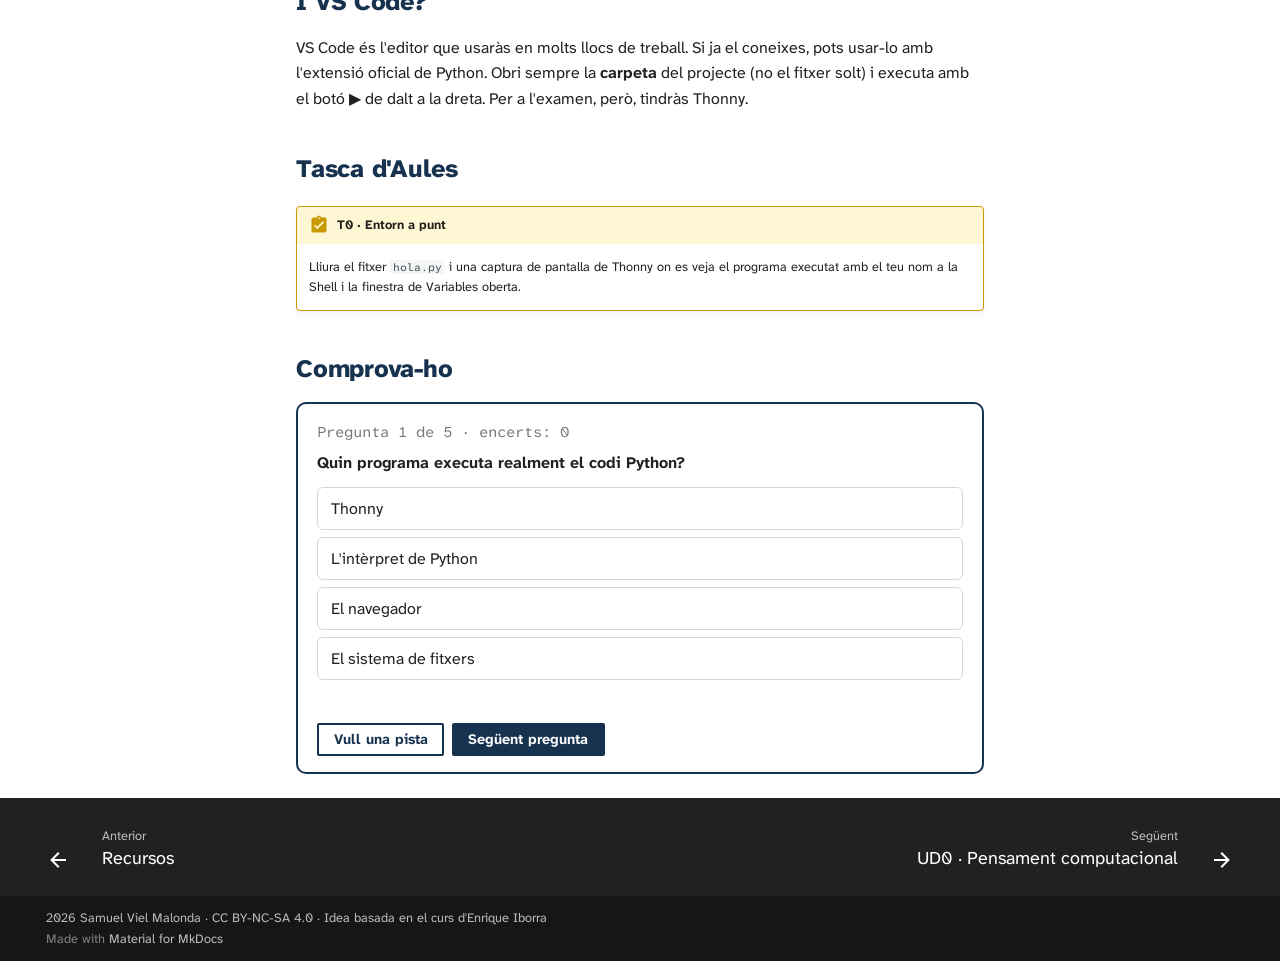
<file: unitats/entorn/index.html>
<!doctype html>
<html lang="ca" class="no-js">
  <head>
    
      <meta charset="utf-8">
      <meta name="viewport" content="width=device-width,initial-scale=1">
      
        <meta name="description" content="Optativa de 2n d'ASIX/DAW semipresencial · IES Maria Enríquez (Gandia) · Curs 2026-2027">
      
      
        <meta name="author" content="Samuel Viel Malonda">
      
      
        <link rel="canonical" href="https://samuelviel.github.io/curs-python/unitats/entorn/">
      
      
        <link rel="prev" href="../../recursos/">
      
      
        <link rel="next" href="../ud0/">
      
      
        
      
      
      <link rel="icon" href="../../assets/favicon.svg">
      <meta name="generator" content="mkdocs-1.6.1, mkdocs-material-9.7.7">
    
    
      
        <title>Prepara l'entorn - Introducció a la Programació amb Python</title>
      
    
    
      <link rel="stylesheet" href="../../assets/stylesheets/main.ec1eaa64.min.css">
      
        
        <link rel="stylesheet" href="../../assets/stylesheets/palette.ab4e12ef.min.css">
      
      


    
    
      
    
    
      
    
    
      <link rel="stylesheet" href="../../assets/css/curs.css">
    
    <script>__md_scope=new URL("../..",location),__md_hash=e=>[...e].reduce(((e,_)=>(e<<5)-e+_.charCodeAt(0)),0),__md_get=(e,_=localStorage,t=__md_scope)=>JSON.parse(_.getItem(t.pathname+"."+e)),__md_set=(e,_,t=localStorage,a=__md_scope)=>{try{t.setItem(a.pathname+"."+e,JSON.stringify(_))}catch(e){}}</script>
    
      

    
    
  </head>
  
  
    
    
      
    
    
    
    
    <body dir="ltr" data-md-color-scheme="default" data-md-color-primary="custom" data-md-color-accent="custom">
  
    
    <input class="md-toggle" data-md-toggle="drawer" type="checkbox" id="__drawer" autocomplete="off">
    <input class="md-toggle" data-md-toggle="search" type="checkbox" id="__search" autocomplete="off">
    <label class="md-overlay" for="__drawer"></label>
    <div data-md-component="skip">
      
        
        <a href="#prepara-lentorn" class="md-skip">
          Salta el contingut
        </a>
      
    </div>
    <div data-md-component="announce">
      
    </div>
    
    
      

<header class="md-header" data-md-component="header">
  <nav class="md-header__inner md-grid" aria-label="Capçalera">
    <a href="../.." title="Introducció a la Programació amb Python" class="md-header__button md-logo" aria-label="Introducció a la Programació amb Python" data-md-component="logo">
      
  
  <svg xmlns="http://www.w3.org/2000/svg" viewBox="0 0 24 24"><path d="M19.14 7.5A2.86 2.86 0 0 1 22 10.36v3.78A2.86 2.86 0 0 1 19.14 17H12c0 .39.32.96.71.96H17v1.68a2.86 2.86 0 0 1-2.86 2.86H9.86A2.86 2.86 0 0 1 7 19.64v-3.75a2.85 2.85 0 0 1 2.86-2.85h5.25a2.85 2.85 0 0 0 2.85-2.86V7.5zm-4.28 11.79c-.4 0-.72.3-.72.89s.32.71.72.71a.71.71 0 0 0 .71-.71c0-.59-.32-.89-.71-.89m-10-1.79A2.86 2.86 0 0 1 2 14.64v-3.78A2.86 2.86 0 0 1 4.86 8H12c0-.39-.32-.96-.71-.96H7V5.36A2.86 2.86 0 0 1 9.86 2.5h4.28A2.86 2.86 0 0 1 17 5.36v3.75a2.85 2.85 0 0 1-2.86 2.85H8.89a2.85 2.85 0 0 0-2.85 2.86v2.68zM9.14 5.71c.4 0 .72-.3.72-.89s-.32-.71-.72-.71c-.39 0-.71.12-.71.71s.32.89.71.89"/></svg>

    </a>
    <label class="md-header__button md-icon" for="__drawer">
      
      <svg xmlns="http://www.w3.org/2000/svg" viewBox="0 0 24 24"><path d="M3 6h18v2H3zm0 5h18v2H3zm0 5h18v2H3z"/></svg>
    </label>
    <div class="md-header__title" data-md-component="header-title">
      <div class="md-header__ellipsis">
        <div class="md-header__topic">
          <span class="md-ellipsis">
            Introducció a la Programació amb Python
          </span>
        </div>
        <div class="md-header__topic" data-md-component="header-topic">
          <span class="md-ellipsis">
            
              Prepara l'entorn
            
          </span>
        </div>
      </div>
    </div>
    
      
        <form class="md-header__option" data-md-component="palette">
  
    
    
    
    <input class="md-option" data-md-color-media="(prefers-color-scheme: light)" data-md-color-scheme="default" data-md-color-primary="custom" data-md-color-accent="custom"  aria-label="Canvia a mode fosc"  type="radio" name="__palette" id="__palette_0">
    
      <label class="md-header__button md-icon" title="Canvia a mode fosc" for="__palette_1" hidden>
        <svg xmlns="http://www.w3.org/2000/svg" viewBox="0 0 24 24"><path d="m17.75 4.09-2.53 1.94.91 3.06-2.63-1.81-2.63 1.81.91-3.06-2.53-1.94L12.44 4l1.06-3 1.06 3zm3.5 6.91-1.64 1.25.59 1.98-1.7-1.17-1.7 1.17.59-1.98L15.75 11l2.06-.05L18.5 9l.69 1.95zm-2.28 4.95c.83-.08 1.72 1.1 1.19 1.85-.32.45-.66.87-1.08 1.27C15.17 23 8.84 23 4.94 19.07c-3.91-3.9-3.91-10.24 0-14.14.4-.4.82-.76 1.27-1.08.75-.53 1.93.36 1.85 1.19-.27 2.86.69 5.83 2.89 8.02a9.96 9.96 0 0 0 8.02 2.89m-1.64 2.02a12.08 12.08 0 0 1-7.8-3.47c-2.17-2.19-3.33-5-3.49-7.82-2.81 3.14-2.7 7.96.31 10.98 3.02 3.01 7.84 3.12 10.98.31"/></svg>
      </label>
    
  
    
    
    
    <input class="md-option" data-md-color-media="(prefers-color-scheme: dark)" data-md-color-scheme="slate" data-md-color-primary="custom" data-md-color-accent="custom"  aria-label="Canvia a mode clar"  type="radio" name="__palette" id="__palette_1">
    
      <label class="md-header__button md-icon" title="Canvia a mode clar" for="__palette_0" hidden>
        <svg xmlns="http://www.w3.org/2000/svg" viewBox="0 0 24 24"><path d="M12 7a5 5 0 0 1 5 5 5 5 0 0 1-5 5 5 5 0 0 1-5-5 5 5 0 0 1 5-5m0 2a3 3 0 0 0-3 3 3 3 0 0 0 3 3 3 3 0 0 0 3-3 3 3 0 0 0-3-3m0-7 2.39 3.42C13.65 5.15 12.84 5 12 5s-1.65.15-2.39.42zM3.34 7l4.16-.35A7.2 7.2 0 0 0 5.94 8.5c-.44.74-.69 1.5-.83 2.29zm.02 10 1.76-3.77a7.131 7.131 0 0 0 2.38 4.14zM20.65 7l-1.77 3.79a7.02 7.02 0 0 0-2.38-4.15zm-.01 10-4.14.36c.59-.51 1.12-1.14 1.54-1.86.42-.73.69-1.5.83-2.29zM12 22l-2.41-3.44c.74.27 1.55.44 2.41.44.82 0 1.63-.17 2.37-.44z"/></svg>
      </label>
    
  
</form>
      
    
    
      <script>var palette=__md_get("__palette");if(palette&&palette.color){if("(prefers-color-scheme)"===palette.color.media){var media=matchMedia("(prefers-color-scheme: light)"),input=document.querySelector(media.matches?"[data-md-color-media='(prefers-color-scheme: light)']":"[data-md-color-media='(prefers-color-scheme: dark)']");palette.color.media=input.getAttribute("data-md-color-media"),palette.color.scheme=input.getAttribute("data-md-color-scheme"),palette.color.primary=input.getAttribute("data-md-color-primary"),palette.color.accent=input.getAttribute("data-md-color-accent")}for(var[key,value]of Object.entries(palette.color))document.body.setAttribute("data-md-color-"+key,value)}</script>
    
    
    
      
      
        <label class="md-header__button md-icon" for="__search">
          
          <svg xmlns="http://www.w3.org/2000/svg" viewBox="0 0 24 24"><path d="M9.5 3A6.5 6.5 0 0 1 16 9.5c0 1.61-.59 3.09-1.56 4.23l.27.27h.79l5 5-1.5 1.5-5-5v-.79l-.27-.27A6.52 6.52 0 0 1 9.5 16 6.5 6.5 0 0 1 3 9.5 6.5 6.5 0 0 1 9.5 3m0 2C7 5 5 7 5 9.5S7 14 9.5 14 14 12 14 9.5 12 5 9.5 5"/></svg>
        </label>
        <div class="md-search" data-md-component="search" role="dialog">
  <label class="md-search__overlay" for="__search"></label>
  <div class="md-search__inner" role="search">
    <form class="md-search__form" name="search">
      <input type="text" class="md-search__input" name="query" aria-label="Cerca" placeholder="Cerca" autocapitalize="off" autocorrect="off" autocomplete="off" spellcheck="false" data-md-component="search-query" required>
      <label class="md-search__icon md-icon" for="__search">
        
        <svg xmlns="http://www.w3.org/2000/svg" viewBox="0 0 24 24"><path d="M9.5 3A6.5 6.5 0 0 1 16 9.5c0 1.61-.59 3.09-1.56 4.23l.27.27h.79l5 5-1.5 1.5-5-5v-.79l-.27-.27A6.52 6.52 0 0 1 9.5 16 6.5 6.5 0 0 1 3 9.5 6.5 6.5 0 0 1 9.5 3m0 2C7 5 5 7 5 9.5S7 14 9.5 14 14 12 14 9.5 12 5 9.5 5"/></svg>
        
        <svg xmlns="http://www.w3.org/2000/svg" viewBox="0 0 24 24"><path d="M20 11v2H8l5.5 5.5-1.42 1.42L4.16 12l7.92-7.92L13.5 5.5 8 11z"/></svg>
      </label>
      <nav class="md-search__options" aria-label="Cerca">
        
        <button type="reset" class="md-search__icon md-icon" title="Neteja" aria-label="Neteja" tabindex="-1">
          
          <svg xmlns="http://www.w3.org/2000/svg" viewBox="0 0 24 24"><path d="M19 6.41 17.59 5 12 10.59 6.41 5 5 6.41 10.59 12 5 17.59 6.41 19 12 13.41 17.59 19 19 17.59 13.41 12z"/></svg>
        </button>
      </nav>
      
        <div class="md-search__suggest" data-md-component="search-suggest"></div>
      
    </form>
    <div class="md-search__output">
      <div class="md-search__scrollwrap" tabindex="0" data-md-scrollfix>
        <div class="md-search-result" data-md-component="search-result">
          <div class="md-search-result__meta">
            Inicialitzant cerca
          </div>
          <ol class="md-search-result__list" role="presentation"></ol>
        </div>
      </div>
    </div>
  </div>
</div>
      
    
    
      <div class="md-header__source">
        <a href="https://github.com/samuelviel/curs-python" title="Ves al repositori" class="md-source" data-md-component="source">
  <div class="md-source__icon md-icon">
    
    <svg xmlns="http://www.w3.org/2000/svg" viewBox="0 0 512 512"><!--! Font Awesome Free 7.1.0 by @fontawesome - https://fontawesome.com License - https://fontawesome.com/license/free (Icons: CC BY 4.0, Fonts: SIL OFL 1.1, Code: MIT License) Copyright 2025 Fonticons, Inc.--><path d="M173.9 397.4c0 2-2.3 3.6-5.2 3.6-3.3.3-5.6-1.3-5.6-3.6 0-2 2.3-3.6 5.2-3.6 3-.3 5.6 1.3 5.6 3.6m-31.1-4.5c-.7 2 1.3 4.3 4.3 4.9 2.6 1 5.6 0 6.2-2s-1.3-4.3-4.3-5.2c-2.6-.7-5.5.3-6.2 2.3m44.2-1.7c-2.9.7-4.9 2.6-4.6 4.9.3 2 2.9 3.3 5.9 2.6 2.9-.7 4.9-2.6 4.6-4.6-.3-1.9-3-3.2-5.9-2.9M252.8 8C114.1 8 8 113.3 8 252c0 110.9 69.8 205.8 169.5 239.2 12.8 2.3 17.3-5.6 17.3-12.1 0-6.2-.3-40.4-.3-61.4 0 0-70 15-84.7-29.8 0 0-11.4-29.1-27.8-36.6 0 0-22.9-15.7 1.6-15.4 0 0 24.9 2 38.6 25.8 21.9 38.6 58.6 27.5 72.9 20.9 2.3-16 8.8-27.1 16-33.7-55.9-6.2-112.3-14.3-112.3-110.5 0-27.5 7.6-41.3 23.6-58.9-2.6-6.5-11.1-33.3 2.6-67.9 20.9-6.5 69 27 69 27 20-5.6 41.5-8.5 62.8-8.5s42.8 2.9 62.8 8.5c0 0 48.1-33.6 69-27 13.7 34.7 5.2 61.4 2.6 67.9 16 17.7 25.8 31.5 25.8 58.9 0 96.5-58.9 104.2-114.8 110.5 9.2 7.9 17 22.9 17 46.4 0 33.7-.3 75.4-.3 83.6 0 6.5 4.6 14.4 17.3 12.1C436.2 457.8 504 362.9 504 252 504 113.3 391.5 8 252.8 8M105.2 352.9c-1.3 1-1 3.3.7 5.2 1.6 1.6 3.9 2.3 5.2 1 1.3-1 1-3.3-.7-5.2-1.6-1.6-3.9-2.3-5.2-1m-10.8-8.1c-.7 1.3.3 2.9 2.3 3.9 1.6 1 3.6.7 4.3-.7.7-1.3-.3-2.9-2.3-3.9-2-.6-3.6-.3-4.3.7m32.4 35.6c-1.6 1.3-1 4.3 1.3 6.2 2.3 2.3 5.2 2.6 6.5 1 1.3-1.3.7-4.3-1.3-6.2-2.2-2.3-5.2-2.6-6.5-1m-11.4-14.7c-1.6 1-1.6 3.6 0 5.9s4.3 3.3 5.6 2.3c1.6-1.3 1.6-3.9 0-6.2-1.4-2.3-4-3.3-5.6-2"/></svg>
  </div>
  <div class="md-source__repository">
    samuelviel/curs-python
  </div>
</a>
      </div>
    
  </nav>
  
</header>
    
    <div class="md-container" data-md-component="container">
      
      
        
          
            
<nav class="md-tabs" aria-label="Pestanyes" data-md-component="tabs">
  <div class="md-grid">
    <ul class="md-tabs__list">
      
        
  
  
  
  
    <li class="md-tabs__item">
      <a href="../.." class="md-tabs__link">
        
  
  
    
  
  Inici

      </a>
    </li>
  

      
        
  
  
  
  
    
    
      <li class="md-tabs__item">
        <a href="../../guia/" class="md-tabs__link">
          
  
  
    
  
  El curs

        </a>
      </li>
    
  

      
        
  
  
  
    
  
  
    
    
      <li class="md-tabs__item md-tabs__item--active">
        <a href="./" class="md-tabs__link">
          
  
  
    
  
  Temari

        </a>
      </li>
    
  

      
    </ul>
  </div>
</nav>
          
        
      
      <main class="md-main" data-md-component="main">
        <div class="md-main__inner md-grid">
          
            
              
              <div class="md-sidebar md-sidebar--primary" data-md-component="sidebar" data-md-type="navigation" >
                <div class="md-sidebar__scrollwrap">
                  <div class="md-sidebar__inner">
                    


  


<nav class="md-nav md-nav--primary md-nav--lifted" aria-label="Navegació" data-md-level="0">
  <label class="md-nav__title" for="__drawer">
    <a href="../.." title="Introducció a la Programació amb Python" class="md-nav__button md-logo" aria-label="Introducció a la Programació amb Python" data-md-component="logo">
      
  
  <svg xmlns="http://www.w3.org/2000/svg" viewBox="0 0 24 24"><path d="M19.14 7.5A2.86 2.86 0 0 1 22 10.36v3.78A2.86 2.86 0 0 1 19.14 17H12c0 .39.32.96.71.96H17v1.68a2.86 2.86 0 0 1-2.86 2.86H9.86A2.86 2.86 0 0 1 7 19.64v-3.75a2.85 2.85 0 0 1 2.86-2.85h5.25a2.85 2.85 0 0 0 2.85-2.86V7.5zm-4.28 11.79c-.4 0-.72.3-.72.89s.32.71.72.71a.71.71 0 0 0 .71-.71c0-.59-.32-.89-.71-.89m-10-1.79A2.86 2.86 0 0 1 2 14.64v-3.78A2.86 2.86 0 0 1 4.86 8H12c0-.39-.32-.96-.71-.96H7V5.36A2.86 2.86 0 0 1 9.86 2.5h4.28A2.86 2.86 0 0 1 17 5.36v3.75a2.85 2.85 0 0 1-2.86 2.85H8.89a2.85 2.85 0 0 0-2.85 2.86v2.68zM9.14 5.71c.4 0 .72-.3.72-.89s-.32-.71-.72-.71c-.39 0-.71.12-.71.71s.32.89.71.89"/></svg>

    </a>
    Introducció a la Programació amb Python
  </label>
  
    <div class="md-nav__source">
      <a href="https://github.com/samuelviel/curs-python" title="Ves al repositori" class="md-source" data-md-component="source">
  <div class="md-source__icon md-icon">
    
    <svg xmlns="http://www.w3.org/2000/svg" viewBox="0 0 512 512"><!--! Font Awesome Free 7.1.0 by @fontawesome - https://fontawesome.com License - https://fontawesome.com/license/free (Icons: CC BY 4.0, Fonts: SIL OFL 1.1, Code: MIT License) Copyright 2025 Fonticons, Inc.--><path d="M173.9 397.4c0 2-2.3 3.6-5.2 3.6-3.3.3-5.6-1.3-5.6-3.6 0-2 2.3-3.6 5.2-3.6 3-.3 5.6 1.3 5.6 3.6m-31.1-4.5c-.7 2 1.3 4.3 4.3 4.9 2.6 1 5.6 0 6.2-2s-1.3-4.3-4.3-5.2c-2.6-.7-5.5.3-6.2 2.3m44.2-1.7c-2.9.7-4.9 2.6-4.6 4.9.3 2 2.9 3.3 5.9 2.6 2.9-.7 4.9-2.6 4.6-4.6-.3-1.9-3-3.2-5.9-2.9M252.8 8C114.1 8 8 113.3 8 252c0 110.9 69.8 205.8 169.5 239.2 12.8 2.3 17.3-5.6 17.3-12.1 0-6.2-.3-40.4-.3-61.4 0 0-70 15-84.7-29.8 0 0-11.4-29.1-27.8-36.6 0 0-22.9-15.7 1.6-15.4 0 0 24.9 2 38.6 25.8 21.9 38.6 58.6 27.5 72.9 20.9 2.3-16 8.8-27.1 16-33.7-55.9-6.2-112.3-14.3-112.3-110.5 0-27.5 7.6-41.3 23.6-58.9-2.6-6.5-11.1-33.3 2.6-67.9 20.9-6.5 69 27 69 27 20-5.6 41.5-8.5 62.8-8.5s42.8 2.9 62.8 8.5c0 0 48.1-33.6 69-27 13.7 34.7 5.2 61.4 2.6 67.9 16 17.7 25.8 31.5 25.8 58.9 0 96.5-58.9 104.2-114.8 110.5 9.2 7.9 17 22.9 17 46.4 0 33.7-.3 75.4-.3 83.6 0 6.5 4.6 14.4 17.3 12.1C436.2 457.8 504 362.9 504 252 504 113.3 391.5 8 252.8 8M105.2 352.9c-1.3 1-1 3.3.7 5.2 1.6 1.6 3.9 2.3 5.2 1 1.3-1 1-3.3-.7-5.2-1.6-1.6-3.9-2.3-5.2-1m-10.8-8.1c-.7 1.3.3 2.9 2.3 3.9 1.6 1 3.6.7 4.3-.7.7-1.3-.3-2.9-2.3-3.9-2-.6-3.6-.3-4.3.7m32.4 35.6c-1.6 1.3-1 4.3 1.3 6.2 2.3 2.3 5.2 2.6 6.5 1 1.3-1.3.7-4.3-1.3-6.2-2.2-2.3-5.2-2.6-6.5-1m-11.4-14.7c-1.6 1-1.6 3.6 0 5.9s4.3 3.3 5.6 2.3c1.6-1.3 1.6-3.9 0-6.2-1.4-2.3-4-3.3-5.6-2"/></svg>
  </div>
  <div class="md-source__repository">
    samuelviel/curs-python
  </div>
</a>
    </div>
  
  <ul class="md-nav__list" data-md-scrollfix>
    
      
      
  
  
  
  
    <li class="md-nav__item">
      <a href="../.." class="md-nav__link">
        
  
  
  <span class="md-ellipsis">
    
  
    Inici
  

    
  </span>
  
  

      </a>
    </li>
  

    
      
      
  
  
  
  
    
    
      
        
      
        
      
        
      
    
    
    
      
      
        
      
    
    
    <li class="md-nav__item md-nav__item--nested">
      
        
        
        <input class="md-nav__toggle md-toggle " type="checkbox" id="__nav_2" >
        
          
          <label class="md-nav__link" for="__nav_2" id="__nav_2_label" tabindex="0">
            
  
  
  <span class="md-ellipsis">
    
  
    El curs
  

    
  </span>
  
  

            <span class="md-nav__icon md-icon"></span>
          </label>
        
        <nav class="md-nav" data-md-level="1" aria-labelledby="__nav_2_label" aria-expanded="false">
          <label class="md-nav__title" for="__nav_2">
            <span class="md-nav__icon md-icon"></span>
            
  
    El curs
  

          </label>
          <ul class="md-nav__list" data-md-scrollfix>
            
              
                
  
  
  
  
    <li class="md-nav__item">
      <a href="../../guia/" class="md-nav__link">
        
  
  
  <span class="md-ellipsis">
    
  
    Com funciona
  

    
  </span>
  
  

      </a>
    </li>
  

              
            
              
                
  
  
  
  
    <li class="md-nav__item">
      <a href="../../calendari/" class="md-nav__link">
        
  
  
  <span class="md-ellipsis">
    
  
    Calendari
  

    
  </span>
  
  

      </a>
    </li>
  

              
            
              
                
  
  
  
  
    <li class="md-nav__item">
      <a href="../../recursos/" class="md-nav__link">
        
  
  
  <span class="md-ellipsis">
    
  
    Recursos
  

    
  </span>
  
  

      </a>
    </li>
  

              
            
          </ul>
        </nav>
      
    </li>
  

    
      
      
  
  
    
  
  
  
    
    
      
        
      
        
      
        
      
        
      
        
      
        
      
        
      
        
      
        
      
    
    
    
      
        
        
      
      
        
      
    
    
    <li class="md-nav__item md-nav__item--active md-nav__item--section md-nav__item--nested">
      
        
        
        <input class="md-nav__toggle md-toggle " type="checkbox" id="__nav_3" checked>
        
          
          <label class="md-nav__link" for="__nav_3" id="__nav_3_label" tabindex="">
            
  
  
  <span class="md-ellipsis">
    
  
    Temari
  

    
  </span>
  
  

            <span class="md-nav__icon md-icon"></span>
          </label>
        
        <nav class="md-nav" data-md-level="1" aria-labelledby="__nav_3_label" aria-expanded="true">
          <label class="md-nav__title" for="__nav_3">
            <span class="md-nav__icon md-icon"></span>
            
  
    Temari
  

          </label>
          <ul class="md-nav__list" data-md-scrollfix>
            
              
                
  
  
    
  
  
  
    <li class="md-nav__item md-nav__item--active">
      
      <input class="md-nav__toggle md-toggle" type="checkbox" id="__toc">
      
      
        
      
      
        <label class="md-nav__link md-nav__link--active" for="__toc">
          
  
  
  <span class="md-ellipsis">
    
  
    00 · Prepara l'entorn
  

    
  </span>
  
  

          <span class="md-nav__icon md-icon"></span>
        </label>
      
      <a href="./" class="md-nav__link md-nav__link--active">
        
  
  
  <span class="md-ellipsis">
    
  
    00 · Prepara l'entorn
  

    
  </span>
  
  

      </a>
      
        

<nav class="md-nav md-nav--secondary" aria-label="Taula de continguts">
  
  
  
    
  
  
    <label class="md-nav__title" for="__toc">
      <span class="md-nav__icon md-icon"></span>
      Taula de continguts
    </label>
    <ul class="md-nav__list" data-md-component="toc" data-md-scrollfix>
      
        <li class="md-nav__item">
  <a href="#que-aconseguiras" class="md-nav__link">
    <span class="md-ellipsis">
      
        Què aconseguiràs
      
    </span>
  </a>
  
    <nav class="md-nav" aria-label="Què aconseguiràs">
      <ul class="md-nav__list">
        
          <li class="md-nav__item">
  <a href="#sessions-daquesta-unitat" class="md-nav__link">
    <span class="md-ellipsis">
      
        Sessions d'aquesta unitat
      
    </span>
  </a>
  
</li>
        
      </ul>
    </nav>
  
</li>
      
        <li class="md-nav__item">
  <a href="#per-que-python-i-per-que-thonny" class="md-nav__link">
    <span class="md-ellipsis">
      
        Per què Python i per què Thonny
      
    </span>
  </a>
  
</li>
      
        <li class="md-nav__item">
  <a href="#installacio" class="md-nav__link">
    <span class="md-ellipsis">
      
        Instal·lació
      
    </span>
  </a>
  
    <nav class="md-nav" aria-label="Instal·lació">
      <ul class="md-nav__list">
        
          <li class="md-nav__item">
  <a href="#ubuntu-o-debian-recomanat-com-a-laula" class="md-nav__link">
    <span class="md-ellipsis">
      
        Ubuntu o Debian (recomanat, com a l'aula)
      
    </span>
  </a>
  
</li>
        
          <li class="md-nav__item">
  <a href="#windows-o-macos" class="md-nav__link">
    <span class="md-ellipsis">
      
        Windows o macOS
      
    </span>
  </a>
  
</li>
        
          <li class="md-nav__item">
  <a href="#sense-installar-res" class="md-nav__link">
    <span class="md-ellipsis">
      
        Sense instal·lar res
      
    </span>
  </a>
  
</li>
        
      </ul>
    </nav>
  
</li>
      
        <li class="md-nav__item">
  <a href="#un-volt-per-thonny" class="md-nav__link">
    <span class="md-ellipsis">
      
        Un volt per Thonny
      
    </span>
  </a>
  
</li>
      
        <li class="md-nav__item">
  <a href="#consola-interactiva-o-fitxer" class="md-nav__link">
    <span class="md-ellipsis">
      
        Consola interactiva o fitxer
      
    </span>
  </a>
  
</li>
      
        <li class="md-nav__item">
  <a href="#el-teu-primer-programa" class="md-nav__link">
    <span class="md-ellipsis">
      
        El teu primer programa
      
    </span>
  </a>
  
</li>
      
        <li class="md-nav__item">
  <a href="#i-vs-code" class="md-nav__link">
    <span class="md-ellipsis">
      
        I VS Code?
      
    </span>
  </a>
  
</li>
      
        <li class="md-nav__item">
  <a href="#tasca-daules" class="md-nav__link">
    <span class="md-ellipsis">
      
        Tasca d'Aules
      
    </span>
  </a>
  
</li>
      
        <li class="md-nav__item">
  <a href="#comprova-ho" class="md-nav__link">
    <span class="md-ellipsis">
      
        Comprova-ho
      
    </span>
  </a>
  
</li>
      
    </ul>
  
</nav>
      
    </li>
  

              
            
              
                
  
  
  
  
    <li class="md-nav__item">
      <a href="../ud0/" class="md-nav__link">
        
  
  
  <span class="md-ellipsis">
    
  
    UD0 · Pensament computacional
  

    
  </span>
  
  

      </a>
    </li>
  

              
            
              
                
  
  
  
  
    <li class="md-nav__item">
      <a href="../ud1/" class="md-nav__link">
        
  
  
  <span class="md-ellipsis">
    
  
    UD1 · Primers passos
  

    
  </span>
  
  

      </a>
    </li>
  

              
            
              
                
  
  
  
  
    <li class="md-nav__item">
      <a href="../ud2/" class="md-nav__link">
        
  
  
  <span class="md-ellipsis">
    
  
    UD2 · Decisions i bucles
  

    
  </span>
  
  

      </a>
    </li>
  

              
            
              
                
  
  
  
  
    <li class="md-nav__item">
      <a href="../ud3/" class="md-nav__link">
        
  
  
  <span class="md-ellipsis">
    
  
    UD3 · Funcions i mòduls
  

    
  </span>
  
  

      </a>
    </li>
  

              
            
              
                
  
  
  
  
    <li class="md-nav__item">
      <a href="../ud4/" class="md-nav__link">
        
  
  
  <span class="md-ellipsis">
    
  
    UD4 · Cadenes, llistes i diccionaris
  

    
  </span>
  
  

      </a>
    </li>
  

              
            
              
                
  
  
  
  
    <li class="md-nav__item">
      <a href="../ud5/" class="md-nav__link">
        
  
  
  <span class="md-ellipsis">
    
  
    UD5 · Fitxers i scripts
  

    
  </span>
  
  

      </a>
    </li>
  

              
            
              
                
  
  
  
  
    <li class="md-nav__item">
      <a href="../ud6/" class="md-nav__link">
        
  
  
  <span class="md-ellipsis">
    
  
    UD6 · Objectes i classes
  

    
  </span>
  
  

      </a>
    </li>
  

              
            
              
                
  
  
  
  
    <li class="md-nav__item">
      <a href="../projecte/" class="md-nav__link">
        
  
  
  <span class="md-ellipsis">
    
  
    Projecte final
  

    
  </span>
  
  

      </a>
    </li>
  

              
            
          </ul>
        </nav>
      
    </li>
  

    
  </ul>
</nav>
                  </div>
                </div>
              </div>
            
            
              
              <div class="md-sidebar md-sidebar--secondary" data-md-component="sidebar" data-md-type="toc" >
                <div class="md-sidebar__scrollwrap">
                  <div class="md-sidebar__inner">
                    

<nav class="md-nav md-nav--secondary" aria-label="Taula de continguts">
  
  
  
    
  
  
    <label class="md-nav__title" for="__toc">
      <span class="md-nav__icon md-icon"></span>
      Taula de continguts
    </label>
    <ul class="md-nav__list" data-md-component="toc" data-md-scrollfix>
      
        <li class="md-nav__item">
  <a href="#que-aconseguiras" class="md-nav__link">
    <span class="md-ellipsis">
      
        Què aconseguiràs
      
    </span>
  </a>
  
    <nav class="md-nav" aria-label="Què aconseguiràs">
      <ul class="md-nav__list">
        
          <li class="md-nav__item">
  <a href="#sessions-daquesta-unitat" class="md-nav__link">
    <span class="md-ellipsis">
      
        Sessions d'aquesta unitat
      
    </span>
  </a>
  
</li>
        
      </ul>
    </nav>
  
</li>
      
        <li class="md-nav__item">
  <a href="#per-que-python-i-per-que-thonny" class="md-nav__link">
    <span class="md-ellipsis">
      
        Per què Python i per què Thonny
      
    </span>
  </a>
  
</li>
      
        <li class="md-nav__item">
  <a href="#installacio" class="md-nav__link">
    <span class="md-ellipsis">
      
        Instal·lació
      
    </span>
  </a>
  
    <nav class="md-nav" aria-label="Instal·lació">
      <ul class="md-nav__list">
        
          <li class="md-nav__item">
  <a href="#ubuntu-o-debian-recomanat-com-a-laula" class="md-nav__link">
    <span class="md-ellipsis">
      
        Ubuntu o Debian (recomanat, com a l'aula)
      
    </span>
  </a>
  
</li>
        
          <li class="md-nav__item">
  <a href="#windows-o-macos" class="md-nav__link">
    <span class="md-ellipsis">
      
        Windows o macOS
      
    </span>
  </a>
  
</li>
        
          <li class="md-nav__item">
  <a href="#sense-installar-res" class="md-nav__link">
    <span class="md-ellipsis">
      
        Sense instal·lar res
      
    </span>
  </a>
  
</li>
        
      </ul>
    </nav>
  
</li>
      
        <li class="md-nav__item">
  <a href="#un-volt-per-thonny" class="md-nav__link">
    <span class="md-ellipsis">
      
        Un volt per Thonny
      
    </span>
  </a>
  
</li>
      
        <li class="md-nav__item">
  <a href="#consola-interactiva-o-fitxer" class="md-nav__link">
    <span class="md-ellipsis">
      
        Consola interactiva o fitxer
      
    </span>
  </a>
  
</li>
      
        <li class="md-nav__item">
  <a href="#el-teu-primer-programa" class="md-nav__link">
    <span class="md-ellipsis">
      
        El teu primer programa
      
    </span>
  </a>
  
</li>
      
        <li class="md-nav__item">
  <a href="#i-vs-code" class="md-nav__link">
    <span class="md-ellipsis">
      
        I VS Code?
      
    </span>
  </a>
  
</li>
      
        <li class="md-nav__item">
  <a href="#tasca-daules" class="md-nav__link">
    <span class="md-ellipsis">
      
        Tasca d'Aules
      
    </span>
  </a>
  
</li>
      
        <li class="md-nav__item">
  <a href="#comprova-ho" class="md-nav__link">
    <span class="md-ellipsis">
      
        Comprova-ho
      
    </span>
  </a>
  
</li>
      
    </ul>
  
</nav>
                  </div>
                </div>
              </div>
            
          
          
            <div class="md-content" data-md-component="content">
              
              <article class="md-content__inner md-typeset">
                
                  


  
  


<p class="unit-num">Unitat 00</p>

<h1 id="prepara-lentorn">Prepara l'entorn<a class="headerlink" href="#prepara-lentorn" title="Permanent link">&para;</a></h1>
<p class="unit-meta"><span class="chip ra">RA1</span> <span class="chip" data-unit-chip="entorn"></span> <span class="chip">≈ 1 hora</span></p>

<p>Abans de programar necessitem dues coses: l'intèrpret de Python, que executa el codi, i un editor on escriure'l. Ací ho deixem llest i fem el primer programa.</p>
<h2 id="que-aconseguiras">Què aconseguiràs<a class="headerlink" href="#que-aconseguiras" title="Permanent link">&para;</a></h2>
<ul>
<li>Tindre Python 3 i Thonny instal·lats i funcionant.</li>
<li>Saber la diferència entre la consola interactiva i un fitxer <code>.py</code>.</li>
<li>Executar el teu primer programa i entregar-ne la prova a Aules.</li>
</ul>
<h3 id="sessions-daquesta-unitat">Sessions d'aquesta unitat<a class="headerlink" href="#sessions-daquesta-unitat" title="Permanent link">&para;</a></h3>
<div class="unit-sessions" data-unit-sessions="entorn" markdown="0"></div>

<h2 id="per-que-python-i-per-que-thonny">Per què Python i per què Thonny<a class="headerlink" href="#per-que-python-i-per-que-thonny" title="Permanent link">&para;</a></h2>
<p><img align="right" alt="Logotip de Python" class="logo" src="../../assets/img/logo-python.png" width="110" /></p>
<p><strong>Python</strong> és el llenguatge més usat per a automatitzar tasques de sistemes: el trobaràs instal·lat a quasi tots els servidors Linux, i eines com Ansible estan escrites amb ell. La seua sintaxi és curta i llegible, així que et centres en la lògica i no en la puntuació.</p>
<p><img align="right" alt="Logotip de Thonny" class="logo" src="../../assets/img/logo-thonny.png" width="110" /></p>
<p><strong>Thonny</strong> és un editor pensat per a qui comença. Porta Python integrat, mostra les variables mentre el programa s'executa i té un depurador molt senzill. Més endavant, si vols, pots passar a VS Code.</p>
<h2 id="installacio">Instal·lació<a class="headerlink" href="#installacio" title="Permanent link">&para;</a></h2>
<h3 id="ubuntu-o-debian-recomanat-com-a-laula">Ubuntu o Debian (recomanat, com a l'aula)<a class="headerlink" href="#ubuntu-o-debian-recomanat-com-a-laula" title="Permanent link">&para;</a></h3>
<p>Python 3 ja ve instal·lat. Obri un terminal i instal·la Thonny:</p>
<div class="highlight"><pre><span></span><code><a id="__codelineno-0-1" name="__codelineno-0-1" href="#__codelineno-0-1"></a>sudo<span class="w"> </span>apt<span class="w"> </span>update
<a id="__codelineno-0-2" name="__codelineno-0-2" href="#__codelineno-0-2"></a>sudo<span class="w"> </span>apt<span class="w"> </span>install<span class="w"> </span>thonny
<a id="__codelineno-0-3" name="__codelineno-0-3" href="#__codelineno-0-3"></a>python3<span class="w"> </span>--version
</code></pre></div>
<p>L'última ordre ha de mostrar alguna cosa com <code>Python 3.12.3</code>. Qualsevol versió 3.10 o superior ens serveix.</p>
<h3 id="windows-o-macos">Windows o macOS<a class="headerlink" href="#windows-o-macos" title="Permanent link">&para;</a></h3>
<ol>
<li>Ves a <a href="https://thonny.org">thonny.org</a> i descarrega l'instal·lador del teu sistema.</li>
<li>Instal·la'l amb les opcions per defecte. Ja inclou Python, no cal instal·lar res més.</li>
<li>Obri Thonny. Si et pregunta per l'idioma, pots triar català o castellà.</li>
</ol>
<div class="admonition warning">
<p class="admonition-title">Evita confusions</p>
<p>No cal que instal·les Python des de python.org si uses Thonny. Si ja el tens, no passa res: Thonny usarà el seu.</p>
</div>
<h3 id="sense-installar-res">Sense instal·lar res<a class="headerlink" href="#sense-installar-res" title="Permanent link">&para;</a></h3>
<p>Els blocs de codi amb el botó <strong>Executa</strong> d'aquesta web funcionen amb Python directament al navegador. La primera vegada tarda uns segons a carregar. Prova-ho:</p>
<pre class="pyrun"><code>import sys
print("Hola! Estàs executant Python", sys.version.split()[0])
print("2 elevat a 100 és", 2 ** 100)</code></pre>
<p>És perfecte per a provar coses ràpides, però per a les tasques usa Thonny: és on faràs l'examen.</p>
<h2 id="un-volt-per-thonny">Un volt per Thonny<a class="headerlink" href="#un-volt-per-thonny" title="Permanent link">&para;</a></h2>
<table>
<thead>
<tr>
<th>Zona</th>
<th>Per a què serveix</th>
</tr>
</thead>
<tbody>
<tr>
<td>Editor (dalt)</td>
<td>Escrius el programa i el guardes com a fitxer <code>.py</code>.</td>
</tr>
<tr>
<td>Shell (baix)</td>
<td>Ací ix el resultat. També pots escriure ordres soltes després de <code>&gt;&gt;&gt;</code>.</td>
</tr>
<tr>
<td>Botó verd ▶ (F5)</td>
<td>Executa el programa de l'editor.</td>
</tr>
<tr>
<td>Botó de l'insecte (Ctrl+F5)</td>
<td>Executa pas a pas per a trobar errors.</td>
</tr>
<tr>
<td>Menú Visualitza → Variables</td>
<td>Mostra el valor de cada variable. Activa-ho ja.</td>
</tr>
</tbody>
</table>
<h2 id="consola-interactiva-o-fitxer">Consola interactiva o fitxer<a class="headerlink" href="#consola-interactiva-o-fitxer" title="Permanent link">&para;</a></h2>
<p>A la <strong>Shell</strong> escrius una ordre, prems Intro i Python la respon a l'instant. Serveix per a provar:</p>
<div class="highlight"><pre><span></span><code><a id="__codelineno-1-1" name="__codelineno-1-1" href="#__codelineno-1-1"></a>&gt;&gt;&gt; 3 + 4
<a id="__codelineno-1-2" name="__codelineno-1-2" href="#__codelineno-1-2"></a>7
<a id="__codelineno-1-3" name="__codelineno-1-3" href="#__codelineno-1-3"></a>&gt;&gt;&gt; "ASIX" * 3
<a id="__codelineno-1-4" name="__codelineno-1-4" href="#__codelineno-1-4"></a>'ASIXASIXASIX'
</code></pre></div>
<p>Un <strong>programa</strong> és un fitxer amb moltes ordres que s'executen de dalt a baix. Això és el que guardaràs i lliuraràs. Fora de Thonny, s'executa així:</p>
<div class="highlight"><pre><span></span><code><a id="__codelineno-2-1" name="__codelineno-2-1" href="#__codelineno-2-1"></a>python3<span class="w"> </span>hola.py
</code></pre></div>
<h2 id="el-teu-primer-programa">El teu primer programa<a class="headerlink" href="#el-teu-primer-programa" title="Permanent link">&para;</a></h2>
<ol>
<li>Crea una carpeta <code>curs-python</code> i, dins, una per unitat: <code>ud1</code>, <code>ud2</code>…</li>
<li>A Thonny, escriu el codi següent i guarda'l com a <code>ud1/hola.py</code>.</li>
<li>Prem F5.</li>
</ol>
<pre class="pyrun"><code># hola.py · El teu Nom Cognoms
nom = input("Com et dius? ")
print("Hola,", nom)
print("Benvingut al curs de Python")</code></pre>
<div class="admonition warning">
<p class="admonition-title">Noms de fitxer</p>
<p>Sense espais, sense accents i en minúscules: <code>calcul_ip.py</code>. I mai no poses a un fitxer el nom d'una llibreria de Python, com <code>random.py</code> o <code>math.py</code>: trencaria els <code>import</code>.</p>
</div>
<h2 id="i-vs-code">I VS Code?<a class="headerlink" href="#i-vs-code" title="Permanent link">&para;</a></h2>
<p>VS Code és l'editor que usaràs en molts llocs de treball. Si ja el coneixes, pots usar-lo amb l'extensió oficial de Python. Obri sempre la <strong>carpeta</strong> del projecte (no el fitxer solt) i executa amb el botó ▶ de dalt a la dreta. Per a l'examen, però, tindràs Thonny.</p>
<h2 id="tasca-daules">Tasca d'Aules<a class="headerlink" href="#tasca-daules" title="Permanent link">&para;</a></h2>
<div class="admonition tasca">
<p class="admonition-title">T0 · Entorn a punt</p>
<p>Lliura el fitxer <code>hola.py</code> i una captura de pantalla de Thonny on es veja el programa executat amb el teu nom a la Shell i la finestra de Variables oberta.</p>
</div>
<h2 id="comprova-ho">Comprova-ho<a class="headerlink" href="#comprova-ho" title="Permanent link">&para;</a></h2>
<div class="quiz">[
 {
  "p": "Quin programa executa realment el codi Python?",
  "o": [
   "Thonny",
   "L'intèrpret de Python",
   "El navegador",
   "El sistema de fitxers"
  ],
  "c": 1,
  "e": "Thonny és l'editor; qui llig i executa les instruccions és l'intèrpret."
 },
 {
  "p": "Quina extensió ha de tindre un programa de Python?",
  "o": [
   ".txt",
   ".python",
   ".py",
   ".exe"
  ],
  "c": 2,
  "e": "Els programes de Python es guarden amb extensió .py."
 },
 {
  "p": "Quina tecla executa el programa a Thonny?",
  "o": [
   "F1",
   "F5",
   "F12",
   "Ctrl+S"
  ],
  "c": 1,
  "e": "F5 o el botó verd."
 },
 {
  "p": "Quin d'aquests noms de fitxer és millor?",
  "o": [
   "Pràctica 1.py",
   "random.py",
   "calcul_hosts.py",
   "PROGRAMA FINAL.PY"
  ],
  "c": 2,
  "pista": "Sense espais ni accents, i sense el nom d'una llibreria.",
  "e": "calcul_hosts.py és clar, en minúscules i sense conflictes."
 },
 {
  "p": "Per a què serveix la Shell (&gt;&gt;&gt;)?",
  "o": [
   "Per a guardar programes",
   "Per a provar ordres soltes i veure el resultat",
   "Per a instal·lar Python",
   "Per a lliurar tasques"
  ],
  "c": 1,
  "e": "És una consola interactiva: ideal per a proves ràpides."
 }
]</div>







  
  






                
              </article>
            </div>
          
          
<script>var target=document.getElementById(location.hash.slice(1));target&&target.name&&(target.checked=target.name.startsWith("__tabbed_"))</script>
        </div>
        
          <button type="button" class="md-top md-icon" data-md-component="top" hidden>
  
  <svg xmlns="http://www.w3.org/2000/svg" viewBox="0 0 24 24"><path d="M13 20h-2V8l-5.5 5.5-1.42-1.42L12 4.16l7.92 7.92-1.42 1.42L13 8z"/></svg>
  Torna a l'inici
</button>
        
      </main>
      
        <footer class="md-footer">
  
    
      
      <nav class="md-footer__inner md-grid" aria-label="Peu de pàgina" >
        
          
          <a href="../../recursos/" class="md-footer__link md-footer__link--prev" aria-label="Anterior: Recursos">
            <div class="md-footer__button md-icon">
              
              <svg xmlns="http://www.w3.org/2000/svg" viewBox="0 0 24 24"><path d="M20 11v2H8l5.5 5.5-1.42 1.42L4.16 12l7.92-7.92L13.5 5.5 8 11z"/></svg>
            </div>
            <div class="md-footer__title">
              <span class="md-footer__direction">
                Anterior
              </span>
              <div class="md-ellipsis">
                Recursos
              </div>
            </div>
          </a>
        
        
          
          <a href="../ud0/" class="md-footer__link md-footer__link--next" aria-label="Següent: UD0 · Pensament computacional">
            <div class="md-footer__title">
              <span class="md-footer__direction">
                Següent
              </span>
              <div class="md-ellipsis">
                UD0 · Pensament computacional
              </div>
            </div>
            <div class="md-footer__button md-icon">
              
              <svg xmlns="http://www.w3.org/2000/svg" viewBox="0 0 24 24"><path d="M4 11v2h12l-5.5 5.5 1.42 1.42L19.84 12l-7.92-7.92L10.5 5.5 16 11z"/></svg>
            </div>
          </a>
        
      </nav>
    
  
  <div class="md-footer-meta md-typeset">
    <div class="md-footer-meta__inner md-grid">
      <div class="md-copyright">
  
    <div class="md-copyright__highlight">
      2026 Samuel Viel Malonda · <a href="https://creativecommons.org/licenses/by-nc-sa/4.0/deed.ca">CC BY-NC-SA 4.0</a> · Idea basada en el curs d'<a href="https://enriqueiborra.github.io/python/index.html">Enrique Iborra</a>
    </div>
  
  
    Made with
    <a href="https://squidfunk.github.io/mkdocs-material/" target="_blank" rel="noopener">
      Material for MkDocs
    </a>
  
</div>
      
    </div>
  </div>
</footer>
      
    </div>
    <div class="md-dialog" data-md-component="dialog">
      <div class="md-dialog__inner md-typeset"></div>
    </div>
    
    
    
      
      
      <script id="__config" type="application/json">{"annotate": null, "base": "../..", "features": ["navigation.tabs", "navigation.sections", "navigation.top", "navigation.footer", "navigation.indexes", "toc.follow", "search.highlight", "search.suggest", "content.code.copy"], "search": "../../assets/javascripts/workers/search.2c215733.min.js", "tags": null, "translations": {"clipboard.copied": "Copiat al porta-retalls", "clipboard.copy": "C\u00f2pia al porta-retalls", "search.result.more.one": "1 m\u00e9s en aquesta p\u00e0gina", "search.result.more.other": "# m\u00e9s en aquesta p\u00e0gina", "search.result.none": "Cap document coincideix", "search.result.one": "1 document coincident", "search.result.other": "# documents coincidents", "search.result.placeholder": "Escriu per a comen\u00e7ar a cercar", "search.result.term.missing": "Desaparegut", "select.version": "Selecciona la versi\u00f3"}, "version": null}</script>
    
    
      <script src="../../assets/javascripts/bundle.d7400e89.min.js"></script>
      
        <script src="../../assets/js/curs.js"></script>
      
        <script src="../../assets/js/curs-app.js"></script>
      
    
  </body>
</html>
</file>
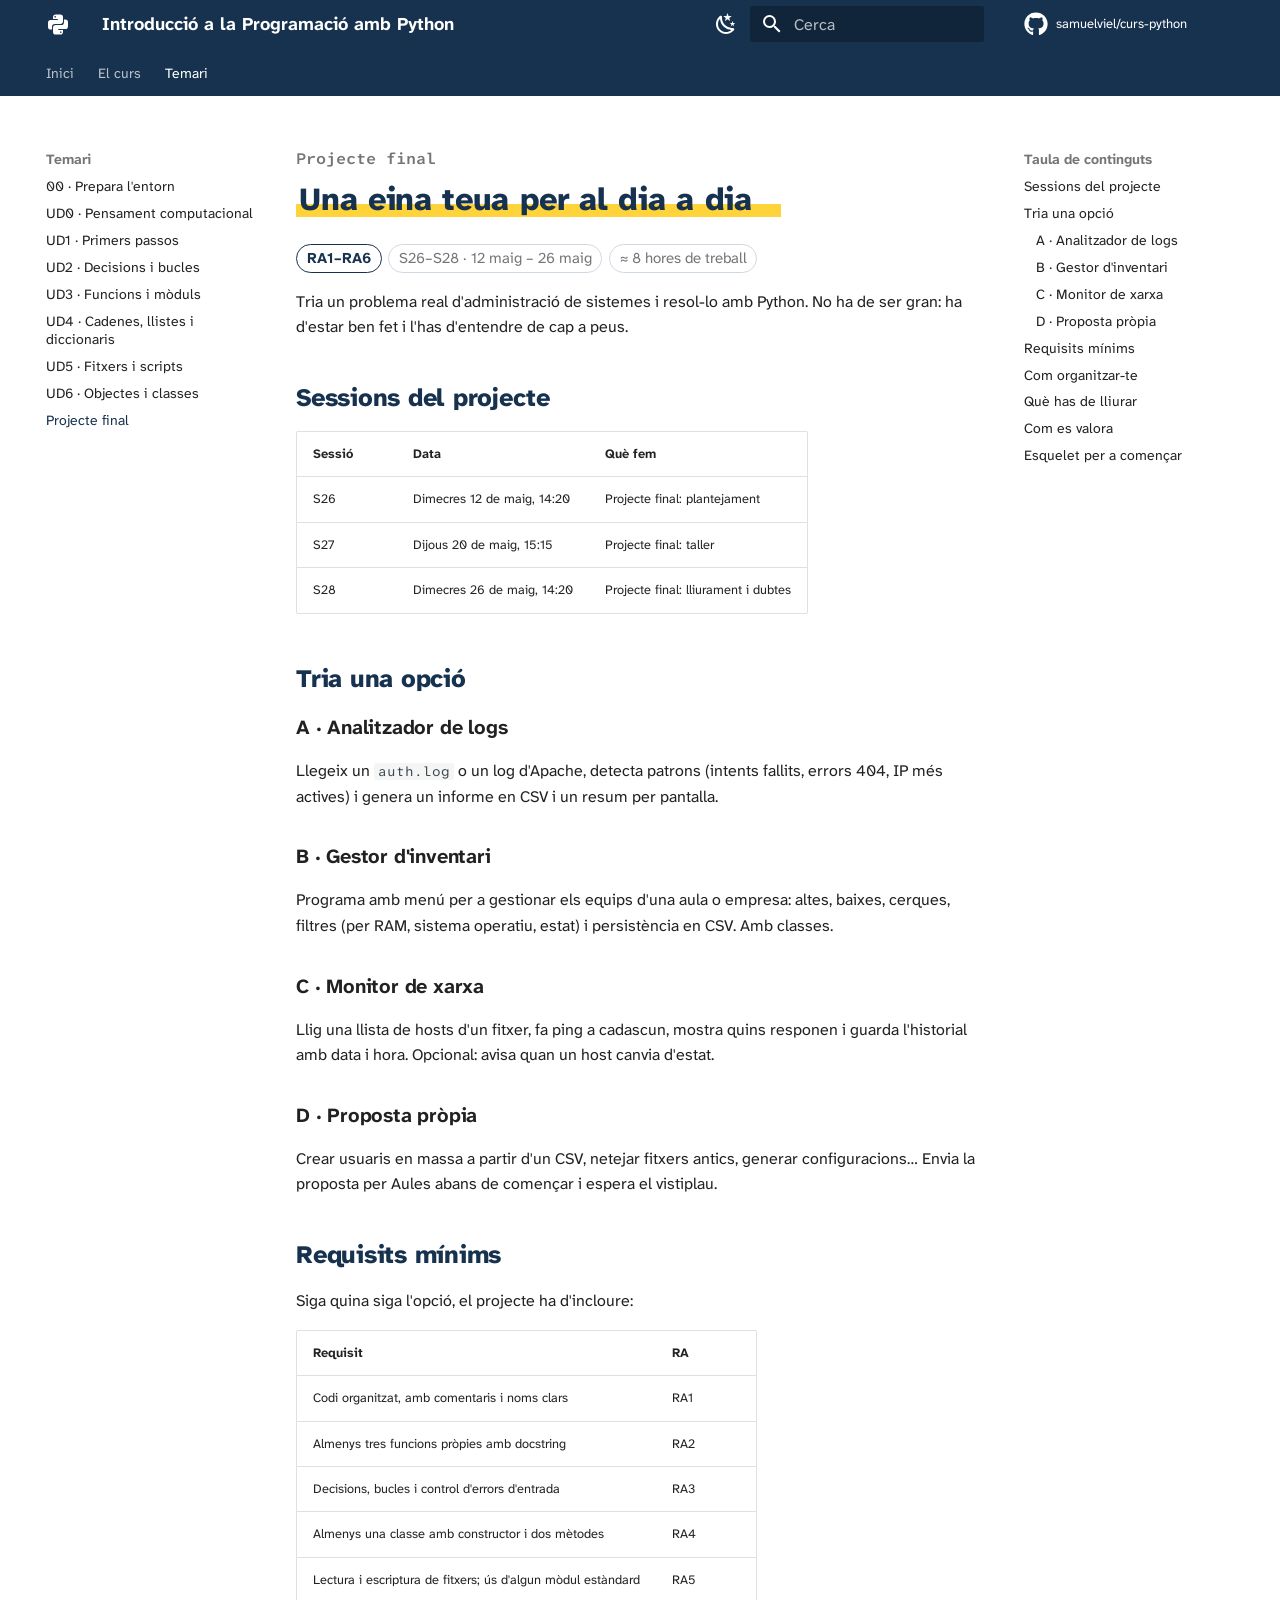
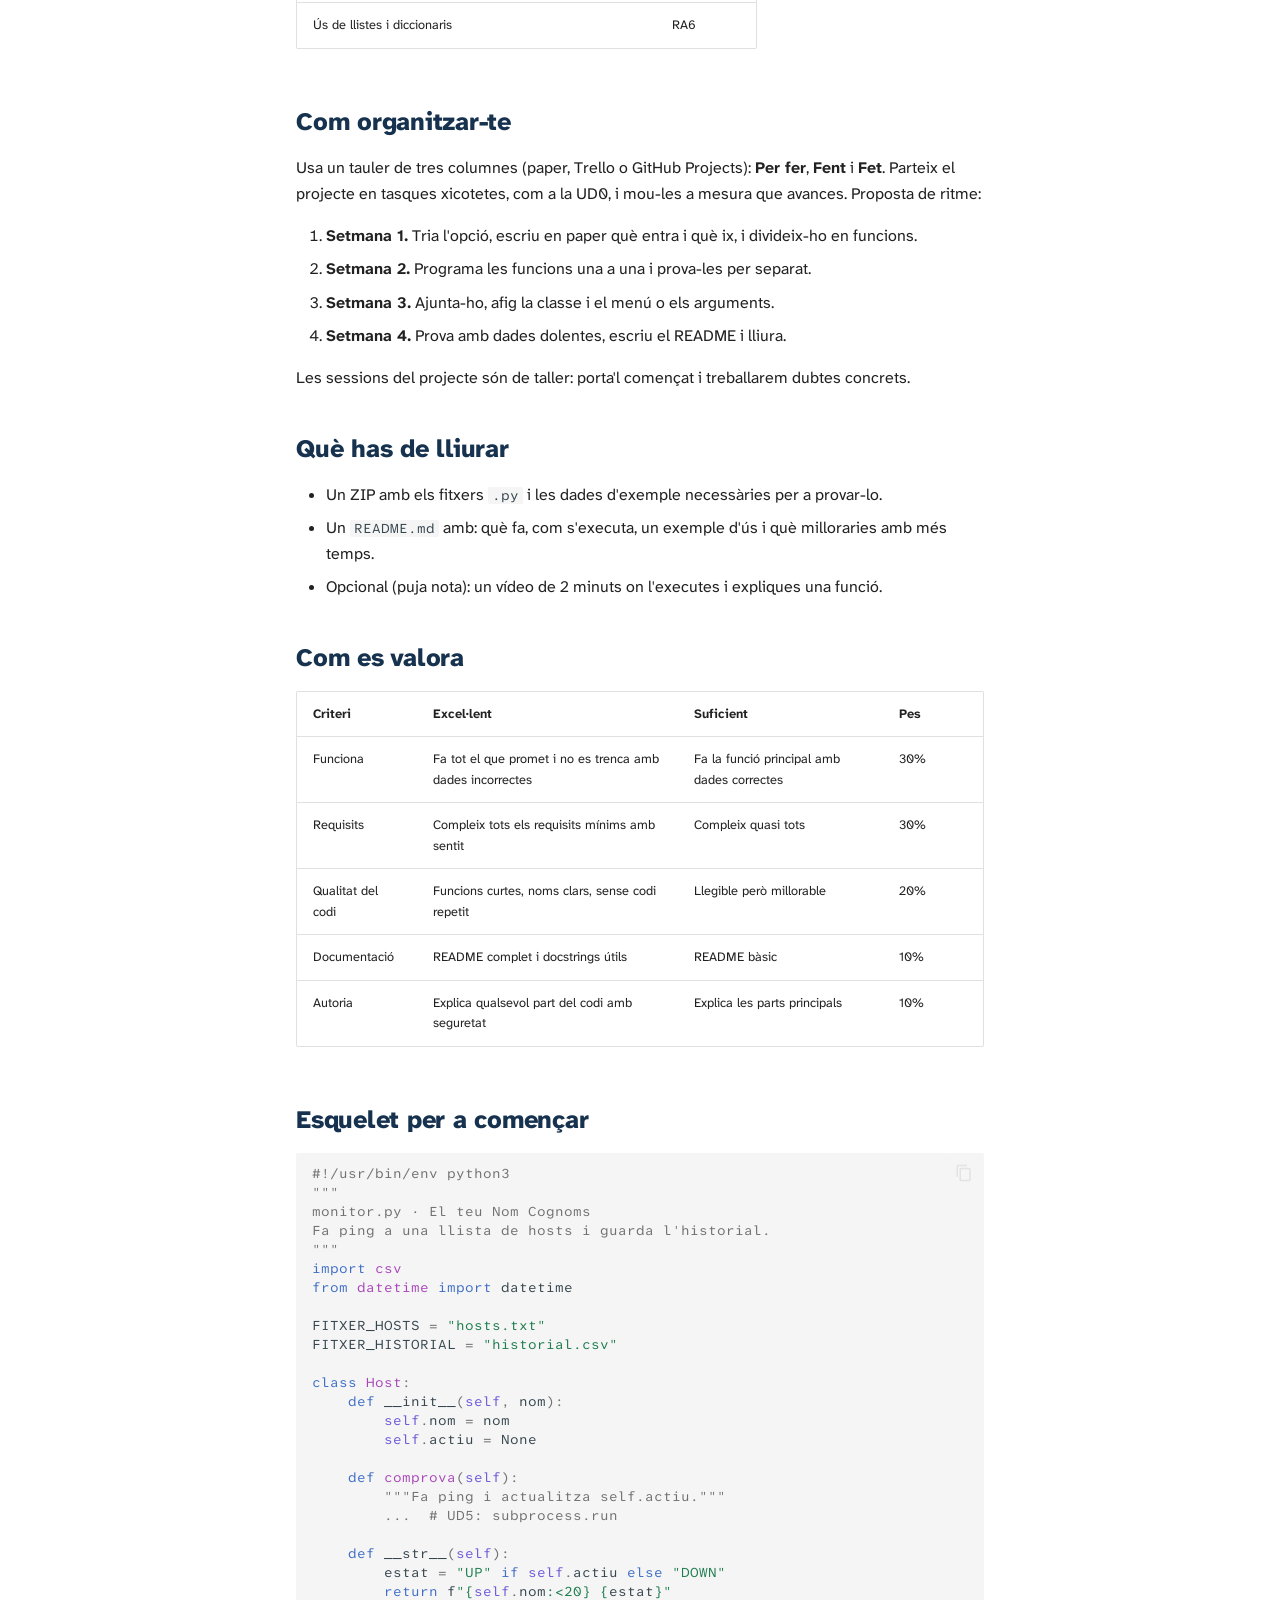
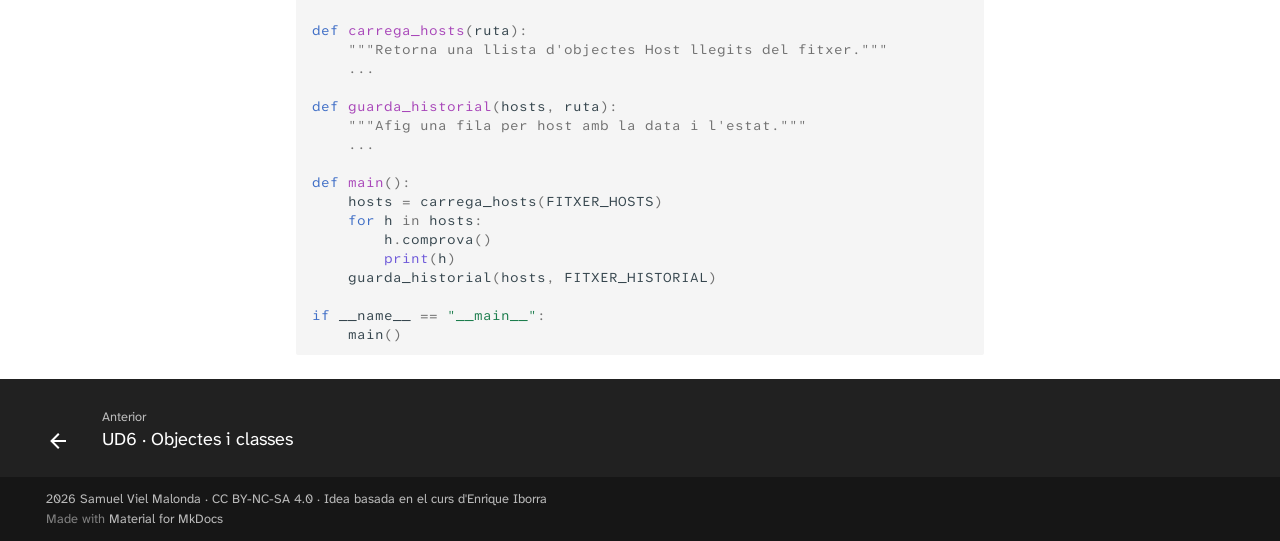
<file: unitats/projecte/index.html>
<!doctype html>
<html lang="ca" class="no-js">
  <head>
    
      <meta charset="utf-8">
      <meta name="viewport" content="width=device-width,initial-scale=1">
      
        <meta name="description" content="Optativa de 2n d'ASIX/DAW semipresencial · IES Maria Enríquez (Gandia) · Curs 2026-2027">
      
      
        <meta name="author" content="Samuel Viel Malonda">
      
      
        <link rel="canonical" href="https://samuelviel.github.io/curs-python/unitats/projecte/">
      
      
        <link rel="prev" href="../ud6/">
      
      
      
        
      
      
      <link rel="icon" href="../../assets/favicon.svg">
      <meta name="generator" content="mkdocs-1.6.1, mkdocs-material-9.7.7">
    
    
      
        <title>Una eina teua per al dia a dia - Introducció a la Programació amb Python</title>
      
    
    
      <link rel="stylesheet" href="../../assets/stylesheets/main.ec1eaa64.min.css">
      
        
        <link rel="stylesheet" href="../../assets/stylesheets/palette.ab4e12ef.min.css">
      
      


    
    
      
    
    
      
    
    
      <link rel="stylesheet" href="../../assets/css/curs.css">
    
    <script>__md_scope=new URL("../..",location),__md_hash=e=>[...e].reduce(((e,_)=>(e<<5)-e+_.charCodeAt(0)),0),__md_get=(e,_=localStorage,t=__md_scope)=>JSON.parse(_.getItem(t.pathname+"."+e)),__md_set=(e,_,t=localStorage,a=__md_scope)=>{try{t.setItem(a.pathname+"."+e,JSON.stringify(_))}catch(e){}}</script>
    
      

    
    
  </head>
  
  
    
    
      
    
    
    
    
    <body dir="ltr" data-md-color-scheme="default" data-md-color-primary="custom" data-md-color-accent="custom">
  
    
    <input class="md-toggle" data-md-toggle="drawer" type="checkbox" id="__drawer" autocomplete="off">
    <input class="md-toggle" data-md-toggle="search" type="checkbox" id="__search" autocomplete="off">
    <label class="md-overlay" for="__drawer"></label>
    <div data-md-component="skip">
      
        
        <a href="#una-eina-teua-per-al-dia-a-dia" class="md-skip">
          Salta el contingut
        </a>
      
    </div>
    <div data-md-component="announce">
      
    </div>
    
    
      

<header class="md-header" data-md-component="header">
  <nav class="md-header__inner md-grid" aria-label="Capçalera">
    <a href="../.." title="Introducció a la Programació amb Python" class="md-header__button md-logo" aria-label="Introducció a la Programació amb Python" data-md-component="logo">
      
  
  <svg xmlns="http://www.w3.org/2000/svg" viewBox="0 0 24 24"><path d="M19.14 7.5A2.86 2.86 0 0 1 22 10.36v3.78A2.86 2.86 0 0 1 19.14 17H12c0 .39.32.96.71.96H17v1.68a2.86 2.86 0 0 1-2.86 2.86H9.86A2.86 2.86 0 0 1 7 19.64v-3.75a2.85 2.85 0 0 1 2.86-2.85h5.25a2.85 2.85 0 0 0 2.85-2.86V7.5zm-4.28 11.79c-.4 0-.72.3-.72.89s.32.71.72.71a.71.71 0 0 0 .71-.71c0-.59-.32-.89-.71-.89m-10-1.79A2.86 2.86 0 0 1 2 14.64v-3.78A2.86 2.86 0 0 1 4.86 8H12c0-.39-.32-.96-.71-.96H7V5.36A2.86 2.86 0 0 1 9.86 2.5h4.28A2.86 2.86 0 0 1 17 5.36v3.75a2.85 2.85 0 0 1-2.86 2.85H8.89a2.85 2.85 0 0 0-2.85 2.86v2.68zM9.14 5.71c.4 0 .72-.3.72-.89s-.32-.71-.72-.71c-.39 0-.71.12-.71.71s.32.89.71.89"/></svg>

    </a>
    <label class="md-header__button md-icon" for="__drawer">
      
      <svg xmlns="http://www.w3.org/2000/svg" viewBox="0 0 24 24"><path d="M3 6h18v2H3zm0 5h18v2H3zm0 5h18v2H3z"/></svg>
    </label>
    <div class="md-header__title" data-md-component="header-title">
      <div class="md-header__ellipsis">
        <div class="md-header__topic">
          <span class="md-ellipsis">
            Introducció a la Programació amb Python
          </span>
        </div>
        <div class="md-header__topic" data-md-component="header-topic">
          <span class="md-ellipsis">
            
              Una eina teua per al dia a dia
            
          </span>
        </div>
      </div>
    </div>
    
      
        <form class="md-header__option" data-md-component="palette">
  
    
    
    
    <input class="md-option" data-md-color-media="(prefers-color-scheme: light)" data-md-color-scheme="default" data-md-color-primary="custom" data-md-color-accent="custom"  aria-label="Canvia a mode fosc"  type="radio" name="__palette" id="__palette_0">
    
      <label class="md-header__button md-icon" title="Canvia a mode fosc" for="__palette_1" hidden>
        <svg xmlns="http://www.w3.org/2000/svg" viewBox="0 0 24 24"><path d="m17.75 4.09-2.53 1.94.91 3.06-2.63-1.81-2.63 1.81.91-3.06-2.53-1.94L12.44 4l1.06-3 1.06 3zm3.5 6.91-1.64 1.25.59 1.98-1.7-1.17-1.7 1.17.59-1.98L15.75 11l2.06-.05L18.5 9l.69 1.95zm-2.28 4.95c.83-.08 1.72 1.1 1.19 1.85-.32.45-.66.87-1.08 1.27C15.17 23 8.84 23 4.94 19.07c-3.91-3.9-3.91-10.24 0-14.14.4-.4.82-.76 1.27-1.08.75-.53 1.93.36 1.85 1.19-.27 2.86.69 5.83 2.89 8.02a9.96 9.96 0 0 0 8.02 2.89m-1.64 2.02a12.08 12.08 0 0 1-7.8-3.47c-2.17-2.19-3.33-5-3.49-7.82-2.81 3.14-2.7 7.96.31 10.98 3.02 3.01 7.84 3.12 10.98.31"/></svg>
      </label>
    
  
    
    
    
    <input class="md-option" data-md-color-media="(prefers-color-scheme: dark)" data-md-color-scheme="slate" data-md-color-primary="custom" data-md-color-accent="custom"  aria-label="Canvia a mode clar"  type="radio" name="__palette" id="__palette_1">
    
      <label class="md-header__button md-icon" title="Canvia a mode clar" for="__palette_0" hidden>
        <svg xmlns="http://www.w3.org/2000/svg" viewBox="0 0 24 24"><path d="M12 7a5 5 0 0 1 5 5 5 5 0 0 1-5 5 5 5 0 0 1-5-5 5 5 0 0 1 5-5m0 2a3 3 0 0 0-3 3 3 3 0 0 0 3 3 3 3 0 0 0 3-3 3 3 0 0 0-3-3m0-7 2.39 3.42C13.65 5.15 12.84 5 12 5s-1.65.15-2.39.42zM3.34 7l4.16-.35A7.2 7.2 0 0 0 5.94 8.5c-.44.74-.69 1.5-.83 2.29zm.02 10 1.76-3.77a7.131 7.131 0 0 0 2.38 4.14zM20.65 7l-1.77 3.79a7.02 7.02 0 0 0-2.38-4.15zm-.01 10-4.14.36c.59-.51 1.12-1.14 1.54-1.86.42-.73.69-1.5.83-2.29zM12 22l-2.41-3.44c.74.27 1.55.44 2.41.44.82 0 1.63-.17 2.37-.44z"/></svg>
      </label>
    
  
</form>
      
    
    
      <script>var palette=__md_get("__palette");if(palette&&palette.color){if("(prefers-color-scheme)"===palette.color.media){var media=matchMedia("(prefers-color-scheme: light)"),input=document.querySelector(media.matches?"[data-md-color-media='(prefers-color-scheme: light)']":"[data-md-color-media='(prefers-color-scheme: dark)']");palette.color.media=input.getAttribute("data-md-color-media"),palette.color.scheme=input.getAttribute("data-md-color-scheme"),palette.color.primary=input.getAttribute("data-md-color-primary"),palette.color.accent=input.getAttribute("data-md-color-accent")}for(var[key,value]of Object.entries(palette.color))document.body.setAttribute("data-md-color-"+key,value)}</script>
    
    
    
      
      
        <label class="md-header__button md-icon" for="__search">
          
          <svg xmlns="http://www.w3.org/2000/svg" viewBox="0 0 24 24"><path d="M9.5 3A6.5 6.5 0 0 1 16 9.5c0 1.61-.59 3.09-1.56 4.23l.27.27h.79l5 5-1.5 1.5-5-5v-.79l-.27-.27A6.52 6.52 0 0 1 9.5 16 6.5 6.5 0 0 1 3 9.5 6.5 6.5 0 0 1 9.5 3m0 2C7 5 5 7 5 9.5S7 14 9.5 14 14 12 14 9.5 12 5 9.5 5"/></svg>
        </label>
        <div class="md-search" data-md-component="search" role="dialog">
  <label class="md-search__overlay" for="__search"></label>
  <div class="md-search__inner" role="search">
    <form class="md-search__form" name="search">
      <input type="text" class="md-search__input" name="query" aria-label="Cerca" placeholder="Cerca" autocapitalize="off" autocorrect="off" autocomplete="off" spellcheck="false" data-md-component="search-query" required>
      <label class="md-search__icon md-icon" for="__search">
        
        <svg xmlns="http://www.w3.org/2000/svg" viewBox="0 0 24 24"><path d="M9.5 3A6.5 6.5 0 0 1 16 9.5c0 1.61-.59 3.09-1.56 4.23l.27.27h.79l5 5-1.5 1.5-5-5v-.79l-.27-.27A6.52 6.52 0 0 1 9.5 16 6.5 6.5 0 0 1 3 9.5 6.5 6.5 0 0 1 9.5 3m0 2C7 5 5 7 5 9.5S7 14 9.5 14 14 12 14 9.5 12 5 9.5 5"/></svg>
        
        <svg xmlns="http://www.w3.org/2000/svg" viewBox="0 0 24 24"><path d="M20 11v2H8l5.5 5.5-1.42 1.42L4.16 12l7.92-7.92L13.5 5.5 8 11z"/></svg>
      </label>
      <nav class="md-search__options" aria-label="Cerca">
        
        <button type="reset" class="md-search__icon md-icon" title="Neteja" aria-label="Neteja" tabindex="-1">
          
          <svg xmlns="http://www.w3.org/2000/svg" viewBox="0 0 24 24"><path d="M19 6.41 17.59 5 12 10.59 6.41 5 5 6.41 10.59 12 5 17.59 6.41 19 12 13.41 17.59 19 19 17.59 13.41 12z"/></svg>
        </button>
      </nav>
      
        <div class="md-search__suggest" data-md-component="search-suggest"></div>
      
    </form>
    <div class="md-search__output">
      <div class="md-search__scrollwrap" tabindex="0" data-md-scrollfix>
        <div class="md-search-result" data-md-component="search-result">
          <div class="md-search-result__meta">
            Inicialitzant cerca
          </div>
          <ol class="md-search-result__list" role="presentation"></ol>
        </div>
      </div>
    </div>
  </div>
</div>
      
    
    
      <div class="md-header__source">
        <a href="https://github.com/samuelviel/curs-python" title="Ves al repositori" class="md-source" data-md-component="source">
  <div class="md-source__icon md-icon">
    
    <svg xmlns="http://www.w3.org/2000/svg" viewBox="0 0 512 512"><!--! Font Awesome Free 7.1.0 by @fontawesome - https://fontawesome.com License - https://fontawesome.com/license/free (Icons: CC BY 4.0, Fonts: SIL OFL 1.1, Code: MIT License) Copyright 2025 Fonticons, Inc.--><path d="M173.9 397.4c0 2-2.3 3.6-5.2 3.6-3.3.3-5.6-1.3-5.6-3.6 0-2 2.3-3.6 5.2-3.6 3-.3 5.6 1.3 5.6 3.6m-31.1-4.5c-.7 2 1.3 4.3 4.3 4.9 2.6 1 5.6 0 6.2-2s-1.3-4.3-4.3-5.2c-2.6-.7-5.5.3-6.2 2.3m44.2-1.7c-2.9.7-4.9 2.6-4.6 4.9.3 2 2.9 3.3 5.9 2.6 2.9-.7 4.9-2.6 4.6-4.6-.3-1.9-3-3.2-5.9-2.9M252.8 8C114.1 8 8 113.3 8 252c0 110.9 69.8 205.8 169.5 239.2 12.8 2.3 17.3-5.6 17.3-12.1 0-6.2-.3-40.4-.3-61.4 0 0-70 15-84.7-29.8 0 0-11.4-29.1-27.8-36.6 0 0-22.9-15.7 1.6-15.4 0 0 24.9 2 38.6 25.8 21.9 38.6 58.6 27.5 72.9 20.9 2.3-16 8.8-27.1 16-33.7-55.9-6.2-112.3-14.3-112.3-110.5 0-27.5 7.6-41.3 23.6-58.9-2.6-6.5-11.1-33.3 2.6-67.9 20.9-6.5 69 27 69 27 20-5.6 41.5-8.5 62.8-8.5s42.8 2.9 62.8 8.5c0 0 48.1-33.6 69-27 13.7 34.7 5.2 61.4 2.6 67.9 16 17.7 25.8 31.5 25.8 58.9 0 96.5-58.9 104.2-114.8 110.5 9.2 7.9 17 22.9 17 46.4 0 33.7-.3 75.4-.3 83.6 0 6.5 4.6 14.4 17.3 12.1C436.2 457.8 504 362.9 504 252 504 113.3 391.5 8 252.8 8M105.2 352.9c-1.3 1-1 3.3.7 5.2 1.6 1.6 3.9 2.3 5.2 1 1.3-1 1-3.3-.7-5.2-1.6-1.6-3.9-2.3-5.2-1m-10.8-8.1c-.7 1.3.3 2.9 2.3 3.9 1.6 1 3.6.7 4.3-.7.7-1.3-.3-2.9-2.3-3.9-2-.6-3.6-.3-4.3.7m32.4 35.6c-1.6 1.3-1 4.3 1.3 6.2 2.3 2.3 5.2 2.6 6.5 1 1.3-1.3.7-4.3-1.3-6.2-2.2-2.3-5.2-2.6-6.5-1m-11.4-14.7c-1.6 1-1.6 3.6 0 5.9s4.3 3.3 5.6 2.3c1.6-1.3 1.6-3.9 0-6.2-1.4-2.3-4-3.3-5.6-2"/></svg>
  </div>
  <div class="md-source__repository">
    samuelviel/curs-python
  </div>
</a>
      </div>
    
  </nav>
  
</header>
    
    <div class="md-container" data-md-component="container">
      
      
        
          
            
<nav class="md-tabs" aria-label="Pestanyes" data-md-component="tabs">
  <div class="md-grid">
    <ul class="md-tabs__list">
      
        
  
  
  
  
    <li class="md-tabs__item">
      <a href="../.." class="md-tabs__link">
        
  
  
    
  
  Inici

      </a>
    </li>
  

      
        
  
  
  
  
    
    
      <li class="md-tabs__item">
        <a href="../../guia/" class="md-tabs__link">
          
  
  
    
  
  El curs

        </a>
      </li>
    
  

      
        
  
  
  
    
  
  
    
    
      <li class="md-tabs__item md-tabs__item--active">
        <a href="../entorn/" class="md-tabs__link">
          
  
  
    
  
  Temari

        </a>
      </li>
    
  

      
    </ul>
  </div>
</nav>
          
        
      
      <main class="md-main" data-md-component="main">
        <div class="md-main__inner md-grid">
          
            
              
              <div class="md-sidebar md-sidebar--primary" data-md-component="sidebar" data-md-type="navigation" >
                <div class="md-sidebar__scrollwrap">
                  <div class="md-sidebar__inner">
                    


  


<nav class="md-nav md-nav--primary md-nav--lifted" aria-label="Navegació" data-md-level="0">
  <label class="md-nav__title" for="__drawer">
    <a href="../.." title="Introducció a la Programació amb Python" class="md-nav__button md-logo" aria-label="Introducció a la Programació amb Python" data-md-component="logo">
      
  
  <svg xmlns="http://www.w3.org/2000/svg" viewBox="0 0 24 24"><path d="M19.14 7.5A2.86 2.86 0 0 1 22 10.36v3.78A2.86 2.86 0 0 1 19.14 17H12c0 .39.32.96.71.96H17v1.68a2.86 2.86 0 0 1-2.86 2.86H9.86A2.86 2.86 0 0 1 7 19.64v-3.75a2.85 2.85 0 0 1 2.86-2.85h5.25a2.85 2.85 0 0 0 2.85-2.86V7.5zm-4.28 11.79c-.4 0-.72.3-.72.89s.32.71.72.71a.71.71 0 0 0 .71-.71c0-.59-.32-.89-.71-.89m-10-1.79A2.86 2.86 0 0 1 2 14.64v-3.78A2.86 2.86 0 0 1 4.86 8H12c0-.39-.32-.96-.71-.96H7V5.36A2.86 2.86 0 0 1 9.86 2.5h4.28A2.86 2.86 0 0 1 17 5.36v3.75a2.85 2.85 0 0 1-2.86 2.85H8.89a2.85 2.85 0 0 0-2.85 2.86v2.68zM9.14 5.71c.4 0 .72-.3.72-.89s-.32-.71-.72-.71c-.39 0-.71.12-.71.71s.32.89.71.89"/></svg>

    </a>
    Introducció a la Programació amb Python
  </label>
  
    <div class="md-nav__source">
      <a href="https://github.com/samuelviel/curs-python" title="Ves al repositori" class="md-source" data-md-component="source">
  <div class="md-source__icon md-icon">
    
    <svg xmlns="http://www.w3.org/2000/svg" viewBox="0 0 512 512"><!--! Font Awesome Free 7.1.0 by @fontawesome - https://fontawesome.com License - https://fontawesome.com/license/free (Icons: CC BY 4.0, Fonts: SIL OFL 1.1, Code: MIT License) Copyright 2025 Fonticons, Inc.--><path d="M173.9 397.4c0 2-2.3 3.6-5.2 3.6-3.3.3-5.6-1.3-5.6-3.6 0-2 2.3-3.6 5.2-3.6 3-.3 5.6 1.3 5.6 3.6m-31.1-4.5c-.7 2 1.3 4.3 4.3 4.9 2.6 1 5.6 0 6.2-2s-1.3-4.3-4.3-5.2c-2.6-.7-5.5.3-6.2 2.3m44.2-1.7c-2.9.7-4.9 2.6-4.6 4.9.3 2 2.9 3.3 5.9 2.6 2.9-.7 4.9-2.6 4.6-4.6-.3-1.9-3-3.2-5.9-2.9M252.8 8C114.1 8 8 113.3 8 252c0 110.9 69.8 205.8 169.5 239.2 12.8 2.3 17.3-5.6 17.3-12.1 0-6.2-.3-40.4-.3-61.4 0 0-70 15-84.7-29.8 0 0-11.4-29.1-27.8-36.6 0 0-22.9-15.7 1.6-15.4 0 0 24.9 2 38.6 25.8 21.9 38.6 58.6 27.5 72.9 20.9 2.3-16 8.8-27.1 16-33.7-55.9-6.2-112.3-14.3-112.3-110.5 0-27.5 7.6-41.3 23.6-58.9-2.6-6.5-11.1-33.3 2.6-67.9 20.9-6.5 69 27 69 27 20-5.6 41.5-8.5 62.8-8.5s42.8 2.9 62.8 8.5c0 0 48.1-33.6 69-27 13.7 34.7 5.2 61.4 2.6 67.9 16 17.7 25.8 31.5 25.8 58.9 0 96.5-58.9 104.2-114.8 110.5 9.2 7.9 17 22.9 17 46.4 0 33.7-.3 75.4-.3 83.6 0 6.5 4.6 14.4 17.3 12.1C436.2 457.8 504 362.9 504 252 504 113.3 391.5 8 252.8 8M105.2 352.9c-1.3 1-1 3.3.7 5.2 1.6 1.6 3.9 2.3 5.2 1 1.3-1 1-3.3-.7-5.2-1.6-1.6-3.9-2.3-5.2-1m-10.8-8.1c-.7 1.3.3 2.9 2.3 3.9 1.6 1 3.6.7 4.3-.7.7-1.3-.3-2.9-2.3-3.9-2-.6-3.6-.3-4.3.7m32.4 35.6c-1.6 1.3-1 4.3 1.3 6.2 2.3 2.3 5.2 2.6 6.5 1 1.3-1.3.7-4.3-1.3-6.2-2.2-2.3-5.2-2.6-6.5-1m-11.4-14.7c-1.6 1-1.6 3.6 0 5.9s4.3 3.3 5.6 2.3c1.6-1.3 1.6-3.9 0-6.2-1.4-2.3-4-3.3-5.6-2"/></svg>
  </div>
  <div class="md-source__repository">
    samuelviel/curs-python
  </div>
</a>
    </div>
  
  <ul class="md-nav__list" data-md-scrollfix>
    
      
      
  
  
  
  
    <li class="md-nav__item">
      <a href="../.." class="md-nav__link">
        
  
  
  <span class="md-ellipsis">
    
  
    Inici
  

    
  </span>
  
  

      </a>
    </li>
  

    
      
      
  
  
  
  
    
    
      
        
      
        
      
        
      
    
    
    
      
      
        
      
    
    
    <li class="md-nav__item md-nav__item--nested">
      
        
        
        <input class="md-nav__toggle md-toggle " type="checkbox" id="__nav_2" >
        
          
          <label class="md-nav__link" for="__nav_2" id="__nav_2_label" tabindex="0">
            
  
  
  <span class="md-ellipsis">
    
  
    El curs
  

    
  </span>
  
  

            <span class="md-nav__icon md-icon"></span>
          </label>
        
        <nav class="md-nav" data-md-level="1" aria-labelledby="__nav_2_label" aria-expanded="false">
          <label class="md-nav__title" for="__nav_2">
            <span class="md-nav__icon md-icon"></span>
            
  
    El curs
  

          </label>
          <ul class="md-nav__list" data-md-scrollfix>
            
              
                
  
  
  
  
    <li class="md-nav__item">
      <a href="../../guia/" class="md-nav__link">
        
  
  
  <span class="md-ellipsis">
    
  
    Com funciona
  

    
  </span>
  
  

      </a>
    </li>
  

              
            
              
                
  
  
  
  
    <li class="md-nav__item">
      <a href="../../calendari/" class="md-nav__link">
        
  
  
  <span class="md-ellipsis">
    
  
    Calendari
  

    
  </span>
  
  

      </a>
    </li>
  

              
            
              
                
  
  
  
  
    <li class="md-nav__item">
      <a href="../../recursos/" class="md-nav__link">
        
  
  
  <span class="md-ellipsis">
    
  
    Recursos
  

    
  </span>
  
  

      </a>
    </li>
  

              
            
          </ul>
        </nav>
      
    </li>
  

    
      
      
  
  
    
  
  
  
    
    
      
        
      
        
      
        
      
        
      
        
      
        
      
        
      
        
      
        
      
    
    
    
      
        
        
      
      
        
      
    
    
    <li class="md-nav__item md-nav__item--active md-nav__item--section md-nav__item--nested">
      
        
        
        <input class="md-nav__toggle md-toggle " type="checkbox" id="__nav_3" checked>
        
          
          <label class="md-nav__link" for="__nav_3" id="__nav_3_label" tabindex="">
            
  
  
  <span class="md-ellipsis">
    
  
    Temari
  

    
  </span>
  
  

            <span class="md-nav__icon md-icon"></span>
          </label>
        
        <nav class="md-nav" data-md-level="1" aria-labelledby="__nav_3_label" aria-expanded="true">
          <label class="md-nav__title" for="__nav_3">
            <span class="md-nav__icon md-icon"></span>
            
  
    Temari
  

          </label>
          <ul class="md-nav__list" data-md-scrollfix>
            
              
                
  
  
  
  
    <li class="md-nav__item">
      <a href="../entorn/" class="md-nav__link">
        
  
  
  <span class="md-ellipsis">
    
  
    00 · Prepara l'entorn
  

    
  </span>
  
  

      </a>
    </li>
  

              
            
              
                
  
  
  
  
    <li class="md-nav__item">
      <a href="../ud0/" class="md-nav__link">
        
  
  
  <span class="md-ellipsis">
    
  
    UD0 · Pensament computacional
  

    
  </span>
  
  

      </a>
    </li>
  

              
            
              
                
  
  
  
  
    <li class="md-nav__item">
      <a href="../ud1/" class="md-nav__link">
        
  
  
  <span class="md-ellipsis">
    
  
    UD1 · Primers passos
  

    
  </span>
  
  

      </a>
    </li>
  

              
            
              
                
  
  
  
  
    <li class="md-nav__item">
      <a href="../ud2/" class="md-nav__link">
        
  
  
  <span class="md-ellipsis">
    
  
    UD2 · Decisions i bucles
  

    
  </span>
  
  

      </a>
    </li>
  

              
            
              
                
  
  
  
  
    <li class="md-nav__item">
      <a href="../ud3/" class="md-nav__link">
        
  
  
  <span class="md-ellipsis">
    
  
    UD3 · Funcions i mòduls
  

    
  </span>
  
  

      </a>
    </li>
  

              
            
              
                
  
  
  
  
    <li class="md-nav__item">
      <a href="../ud4/" class="md-nav__link">
        
  
  
  <span class="md-ellipsis">
    
  
    UD4 · Cadenes, llistes i diccionaris
  

    
  </span>
  
  

      </a>
    </li>
  

              
            
              
                
  
  
  
  
    <li class="md-nav__item">
      <a href="../ud5/" class="md-nav__link">
        
  
  
  <span class="md-ellipsis">
    
  
    UD5 · Fitxers i scripts
  

    
  </span>
  
  

      </a>
    </li>
  

              
            
              
                
  
  
  
  
    <li class="md-nav__item">
      <a href="../ud6/" class="md-nav__link">
        
  
  
  <span class="md-ellipsis">
    
  
    UD6 · Objectes i classes
  

    
  </span>
  
  

      </a>
    </li>
  

              
            
              
                
  
  
    
  
  
  
    <li class="md-nav__item md-nav__item--active">
      
      <input class="md-nav__toggle md-toggle" type="checkbox" id="__toc">
      
      
        
      
      
        <label class="md-nav__link md-nav__link--active" for="__toc">
          
  
  
  <span class="md-ellipsis">
    
  
    Projecte final
  

    
  </span>
  
  

          <span class="md-nav__icon md-icon"></span>
        </label>
      
      <a href="./" class="md-nav__link md-nav__link--active">
        
  
  
  <span class="md-ellipsis">
    
  
    Projecte final
  

    
  </span>
  
  

      </a>
      
        

<nav class="md-nav md-nav--secondary" aria-label="Taula de continguts">
  
  
  
    
  
  
    <label class="md-nav__title" for="__toc">
      <span class="md-nav__icon md-icon"></span>
      Taula de continguts
    </label>
    <ul class="md-nav__list" data-md-component="toc" data-md-scrollfix>
      
        <li class="md-nav__item">
  <a href="#sessions-del-projecte" class="md-nav__link">
    <span class="md-ellipsis">
      
        Sessions del projecte
      
    </span>
  </a>
  
</li>
      
        <li class="md-nav__item">
  <a href="#tria-una-opcio" class="md-nav__link">
    <span class="md-ellipsis">
      
        Tria una opció
      
    </span>
  </a>
  
    <nav class="md-nav" aria-label="Tria una opció">
      <ul class="md-nav__list">
        
          <li class="md-nav__item">
  <a href="#a-analitzador-de-logs" class="md-nav__link">
    <span class="md-ellipsis">
      
        A · Analitzador de logs
      
    </span>
  </a>
  
</li>
        
          <li class="md-nav__item">
  <a href="#b-gestor-dinventari" class="md-nav__link">
    <span class="md-ellipsis">
      
        B · Gestor d'inventari
      
    </span>
  </a>
  
</li>
        
          <li class="md-nav__item">
  <a href="#c-monitor-de-xarxa" class="md-nav__link">
    <span class="md-ellipsis">
      
        C · Monitor de xarxa
      
    </span>
  </a>
  
</li>
        
          <li class="md-nav__item">
  <a href="#d-proposta-propia" class="md-nav__link">
    <span class="md-ellipsis">
      
        D · Proposta pròpia
      
    </span>
  </a>
  
</li>
        
      </ul>
    </nav>
  
</li>
      
        <li class="md-nav__item">
  <a href="#requisits-minims" class="md-nav__link">
    <span class="md-ellipsis">
      
        Requisits mínims
      
    </span>
  </a>
  
</li>
      
        <li class="md-nav__item">
  <a href="#com-organitzar-te" class="md-nav__link">
    <span class="md-ellipsis">
      
        Com organitzar-te
      
    </span>
  </a>
  
</li>
      
        <li class="md-nav__item">
  <a href="#que-has-de-lliurar" class="md-nav__link">
    <span class="md-ellipsis">
      
        Què has de lliurar
      
    </span>
  </a>
  
</li>
      
        <li class="md-nav__item">
  <a href="#com-es-valora" class="md-nav__link">
    <span class="md-ellipsis">
      
        Com es valora
      
    </span>
  </a>
  
</li>
      
        <li class="md-nav__item">
  <a href="#esquelet-per-a-comencar" class="md-nav__link">
    <span class="md-ellipsis">
      
        Esquelet per a començar
      
    </span>
  </a>
  
</li>
      
    </ul>
  
</nav>
      
    </li>
  

              
            
          </ul>
        </nav>
      
    </li>
  

    
  </ul>
</nav>
                  </div>
                </div>
              </div>
            
            
              
              <div class="md-sidebar md-sidebar--secondary" data-md-component="sidebar" data-md-type="toc" >
                <div class="md-sidebar__scrollwrap">
                  <div class="md-sidebar__inner">
                    

<nav class="md-nav md-nav--secondary" aria-label="Taula de continguts">
  
  
  
    
  
  
    <label class="md-nav__title" for="__toc">
      <span class="md-nav__icon md-icon"></span>
      Taula de continguts
    </label>
    <ul class="md-nav__list" data-md-component="toc" data-md-scrollfix>
      
        <li class="md-nav__item">
  <a href="#sessions-del-projecte" class="md-nav__link">
    <span class="md-ellipsis">
      
        Sessions del projecte
      
    </span>
  </a>
  
</li>
      
        <li class="md-nav__item">
  <a href="#tria-una-opcio" class="md-nav__link">
    <span class="md-ellipsis">
      
        Tria una opció
      
    </span>
  </a>
  
    <nav class="md-nav" aria-label="Tria una opció">
      <ul class="md-nav__list">
        
          <li class="md-nav__item">
  <a href="#a-analitzador-de-logs" class="md-nav__link">
    <span class="md-ellipsis">
      
        A · Analitzador de logs
      
    </span>
  </a>
  
</li>
        
          <li class="md-nav__item">
  <a href="#b-gestor-dinventari" class="md-nav__link">
    <span class="md-ellipsis">
      
        B · Gestor d'inventari
      
    </span>
  </a>
  
</li>
        
          <li class="md-nav__item">
  <a href="#c-monitor-de-xarxa" class="md-nav__link">
    <span class="md-ellipsis">
      
        C · Monitor de xarxa
      
    </span>
  </a>
  
</li>
        
          <li class="md-nav__item">
  <a href="#d-proposta-propia" class="md-nav__link">
    <span class="md-ellipsis">
      
        D · Proposta pròpia
      
    </span>
  </a>
  
</li>
        
      </ul>
    </nav>
  
</li>
      
        <li class="md-nav__item">
  <a href="#requisits-minims" class="md-nav__link">
    <span class="md-ellipsis">
      
        Requisits mínims
      
    </span>
  </a>
  
</li>
      
        <li class="md-nav__item">
  <a href="#com-organitzar-te" class="md-nav__link">
    <span class="md-ellipsis">
      
        Com organitzar-te
      
    </span>
  </a>
  
</li>
      
        <li class="md-nav__item">
  <a href="#que-has-de-lliurar" class="md-nav__link">
    <span class="md-ellipsis">
      
        Què has de lliurar
      
    </span>
  </a>
  
</li>
      
        <li class="md-nav__item">
  <a href="#com-es-valora" class="md-nav__link">
    <span class="md-ellipsis">
      
        Com es valora
      
    </span>
  </a>
  
</li>
      
        <li class="md-nav__item">
  <a href="#esquelet-per-a-comencar" class="md-nav__link">
    <span class="md-ellipsis">
      
        Esquelet per a començar
      
    </span>
  </a>
  
</li>
      
    </ul>
  
</nav>
                  </div>
                </div>
              </div>
            
          
          
            <div class="md-content" data-md-component="content">
              
              <article class="md-content__inner md-typeset">
                
                  


  
  


<p class="unit-num">Projecte final</p>

<h1 id="una-eina-teua-per-al-dia-a-dia">Una eina teua per al dia a dia<a class="headerlink" href="#una-eina-teua-per-al-dia-a-dia" title="Permanent link">&para;</a></h1>
<p class="unit-meta"><span class="chip ra">RA1–RA6</span> <span class="chip" data-unit-chip="projecte"></span> <span class="chip">≈ 8 hores de treball</span></p>

<p>Tria un problema real d'administració de sistemes i resol-lo amb Python. No ha de ser gran: ha d'estar ben fet i l'has d'entendre de cap a peus.</p>
<h2 id="sessions-del-projecte">Sessions del projecte<a class="headerlink" href="#sessions-del-projecte" title="Permanent link">&para;</a></h2>
<div class="unit-sessions" data-unit-sessions="projecte" markdown="0"></div>

<h2 id="tria-una-opcio">Tria una opció<a class="headerlink" href="#tria-una-opcio" title="Permanent link">&para;</a></h2>
<h3 id="a-analitzador-de-logs">A · Analitzador de logs<a class="headerlink" href="#a-analitzador-de-logs" title="Permanent link">&para;</a></h3>
<p>Llegeix un <code>auth.log</code> o un log d'Apache, detecta patrons (intents fallits, errors 404, IP més actives) i genera un informe en CSV i un resum per pantalla.</p>
<h3 id="b-gestor-dinventari">B · Gestor d'inventari<a class="headerlink" href="#b-gestor-dinventari" title="Permanent link">&para;</a></h3>
<p>Programa amb menú per a gestionar els equips d'una aula o empresa: altes, baixes, cerques, filtres (per RAM, sistema operatiu, estat) i persistència en CSV. Amb classes.</p>
<h3 id="c-monitor-de-xarxa">C · Monitor de xarxa<a class="headerlink" href="#c-monitor-de-xarxa" title="Permanent link">&para;</a></h3>
<p>Llig una llista de hosts d'un fitxer, fa ping a cadascun, mostra quins responen i guarda l'historial amb data i hora. Opcional: avisa quan un host canvia d'estat.</p>
<h3 id="d-proposta-propia">D · Proposta pròpia<a class="headerlink" href="#d-proposta-propia" title="Permanent link">&para;</a></h3>
<p>Crear usuaris en massa a partir d'un CSV, netejar fitxers antics, generar configuracions… Envia la proposta per Aules abans de començar i espera el vistiplau.</p>
<h2 id="requisits-minims">Requisits mínims<a class="headerlink" href="#requisits-minims" title="Permanent link">&para;</a></h2>
<p>Siga quina siga l'opció, el projecte ha d'incloure:</p>
<table>
<thead>
<tr>
<th>Requisit</th>
<th>RA</th>
</tr>
</thead>
<tbody>
<tr>
<td>Codi organitzat, amb comentaris i noms clars</td>
<td>RA1</td>
</tr>
<tr>
<td>Almenys tres funcions pròpies amb docstring</td>
<td>RA2</td>
</tr>
<tr>
<td>Decisions, bucles i control d'errors d'entrada</td>
<td>RA3</td>
</tr>
<tr>
<td>Almenys una classe amb constructor i dos mètodes</td>
<td>RA4</td>
</tr>
<tr>
<td>Lectura i escriptura de fitxers; ús d'algun mòdul estàndard</td>
<td>RA5</td>
</tr>
<tr>
<td>Ús de llistes i diccionaris</td>
<td>RA6</td>
</tr>
</tbody>
</table>
<h2 id="com-organitzar-te">Com organitzar-te<a class="headerlink" href="#com-organitzar-te" title="Permanent link">&para;</a></h2>
<p>Usa un tauler de tres columnes (paper, Trello o GitHub Projects): <strong>Per fer</strong>, <strong>Fent</strong> i <strong>Fet</strong>. Parteix el projecte en tasques xicotetes, com a la UD0, i mou-les a mesura que avances. Proposta de ritme:</p>
<ol>
<li><strong>Setmana 1.</strong> Tria l'opció, escriu en paper què entra i què ix, i divideix-ho en funcions.</li>
<li><strong>Setmana 2.</strong> Programa les funcions una a una i prova-les per separat.</li>
<li><strong>Setmana 3.</strong> Ajunta-ho, afig la classe i el menú o els arguments.</li>
<li><strong>Setmana 4.</strong> Prova amb dades dolentes, escriu el README i lliura.</li>
</ol>
<p>Les sessions del projecte són de taller: porta'l començat i treballarem dubtes concrets.</p>
<h2 id="que-has-de-lliurar">Què has de lliurar<a class="headerlink" href="#que-has-de-lliurar" title="Permanent link">&para;</a></h2>
<ul>
<li>Un ZIP amb els fitxers <code>.py</code> i les dades d'exemple necessàries per a provar-lo.</li>
<li>Un <code>README.md</code> amb: què fa, com s'executa, un exemple d'ús i què milloraries amb més temps.</li>
<li>Opcional (puja nota): un vídeo de 2 minuts on l'executes i expliques una funció.</li>
</ul>
<h2 id="com-es-valora">Com es valora<a class="headerlink" href="#com-es-valora" title="Permanent link">&para;</a></h2>
<table>
<thead>
<tr>
<th>Criteri</th>
<th>Excel·lent</th>
<th>Suficient</th>
<th>Pes</th>
</tr>
</thead>
<tbody>
<tr>
<td>Funciona</td>
<td>Fa tot el que promet i no es trenca amb dades incorrectes</td>
<td>Fa la funció principal amb dades correctes</td>
<td>30%</td>
</tr>
<tr>
<td>Requisits</td>
<td>Compleix tots els requisits mínims amb sentit</td>
<td>Compleix quasi tots</td>
<td>30%</td>
</tr>
<tr>
<td>Qualitat del codi</td>
<td>Funcions curtes, noms clars, sense codi repetit</td>
<td>Llegible però millorable</td>
<td>20%</td>
</tr>
<tr>
<td>Documentació</td>
<td>README complet i docstrings útils</td>
<td>README bàsic</td>
<td>10%</td>
</tr>
<tr>
<td>Autoria</td>
<td>Explica qualsevol part del codi amb seguretat</td>
<td>Explica les parts principals</td>
<td>10%</td>
</tr>
</tbody>
</table>
<h2 id="esquelet-per-a-comencar">Esquelet per a començar<a class="headerlink" href="#esquelet-per-a-comencar" title="Permanent link">&para;</a></h2>
<div class="highlight"><pre><span></span><code><a id="__codelineno-0-1" name="__codelineno-0-1" href="#__codelineno-0-1"></a><span class="ch">#!/usr/bin/env python3</span>
<a id="__codelineno-0-2" name="__codelineno-0-2" href="#__codelineno-0-2"></a><span class="sd">"""</span>
<a id="__codelineno-0-3" name="__codelineno-0-3" href="#__codelineno-0-3"></a><span class="sd">monitor.py · El teu Nom Cognoms</span>
<a id="__codelineno-0-4" name="__codelineno-0-4" href="#__codelineno-0-4"></a><span class="sd">Fa ping a una llista de hosts i guarda l'historial.</span>
<a id="__codelineno-0-5" name="__codelineno-0-5" href="#__codelineno-0-5"></a><span class="sd">"""</span>
<a id="__codelineno-0-6" name="__codelineno-0-6" href="#__codelineno-0-6"></a><span class="kn">import</span><span class="w"> </span><span class="nn">csv</span>
<a id="__codelineno-0-7" name="__codelineno-0-7" href="#__codelineno-0-7"></a><span class="kn">from</span><span class="w"> </span><span class="nn">datetime</span><span class="w"> </span><span class="kn">import</span> <span class="n">datetime</span>
<a id="__codelineno-0-8" name="__codelineno-0-8" href="#__codelineno-0-8"></a>
<a id="__codelineno-0-9" name="__codelineno-0-9" href="#__codelineno-0-9"></a><span class="n">FITXER_HOSTS</span> <span class="o">=</span> <span class="s2">"hosts.txt"</span>
<a id="__codelineno-0-10" name="__codelineno-0-10" href="#__codelineno-0-10"></a><span class="n">FITXER_HISTORIAL</span> <span class="o">=</span> <span class="s2">"historial.csv"</span>
<a id="__codelineno-0-11" name="__codelineno-0-11" href="#__codelineno-0-11"></a>
<a id="__codelineno-0-12" name="__codelineno-0-12" href="#__codelineno-0-12"></a><span class="k">class</span><span class="w"> </span><span class="nc">Host</span><span class="p">:</span>
<a id="__codelineno-0-13" name="__codelineno-0-13" href="#__codelineno-0-13"></a>    <span class="k">def</span><span class="w"> </span><span class="fm">__init__</span><span class="p">(</span><span class="bp">self</span><span class="p">,</span> <span class="n">nom</span><span class="p">):</span>
<a id="__codelineno-0-14" name="__codelineno-0-14" href="#__codelineno-0-14"></a>        <span class="bp">self</span><span class="o">.</span><span class="n">nom</span> <span class="o">=</span> <span class="n">nom</span>
<a id="__codelineno-0-15" name="__codelineno-0-15" href="#__codelineno-0-15"></a>        <span class="bp">self</span><span class="o">.</span><span class="n">actiu</span> <span class="o">=</span> <span class="kc">None</span>
<a id="__codelineno-0-16" name="__codelineno-0-16" href="#__codelineno-0-16"></a>
<a id="__codelineno-0-17" name="__codelineno-0-17" href="#__codelineno-0-17"></a>    <span class="k">def</span><span class="w"> </span><span class="nf">comprova</span><span class="p">(</span><span class="bp">self</span><span class="p">):</span>
<a id="__codelineno-0-18" name="__codelineno-0-18" href="#__codelineno-0-18"></a><span class="w">        </span><span class="sd">"""Fa ping i actualitza self.actiu."""</span>
<a id="__codelineno-0-19" name="__codelineno-0-19" href="#__codelineno-0-19"></a>        <span class="o">...</span>  <span class="c1"># UD5: subprocess.run</span>
<a id="__codelineno-0-20" name="__codelineno-0-20" href="#__codelineno-0-20"></a>
<a id="__codelineno-0-21" name="__codelineno-0-21" href="#__codelineno-0-21"></a>    <span class="k">def</span><span class="w"> </span><span class="fm">__str__</span><span class="p">(</span><span class="bp">self</span><span class="p">):</span>
<a id="__codelineno-0-22" name="__codelineno-0-22" href="#__codelineno-0-22"></a>        <span class="n">estat</span> <span class="o">=</span> <span class="s2">"UP"</span> <span class="k">if</span> <span class="bp">self</span><span class="o">.</span><span class="n">actiu</span> <span class="k">else</span> <span class="s2">"DOWN"</span>
<a id="__codelineno-0-23" name="__codelineno-0-23" href="#__codelineno-0-23"></a>        <span class="k">return</span> <span class="sa">f</span><span class="s2">"</span><span class="si">{</span><span class="bp">self</span><span class="o">.</span><span class="n">nom</span><span class="si">:</span><span class="s2">&lt;20</span><span class="si">}</span><span class="s2"> </span><span class="si">{</span><span class="n">estat</span><span class="si">}</span><span class="s2">"</span>
<a id="__codelineno-0-24" name="__codelineno-0-24" href="#__codelineno-0-24"></a>
<a id="__codelineno-0-25" name="__codelineno-0-25" href="#__codelineno-0-25"></a><span class="k">def</span><span class="w"> </span><span class="nf">carrega_hosts</span><span class="p">(</span><span class="n">ruta</span><span class="p">):</span>
<a id="__codelineno-0-26" name="__codelineno-0-26" href="#__codelineno-0-26"></a><span class="w">    </span><span class="sd">"""Retorna una llista d'objectes Host llegits del fitxer."""</span>
<a id="__codelineno-0-27" name="__codelineno-0-27" href="#__codelineno-0-27"></a>    <span class="o">...</span>
<a id="__codelineno-0-28" name="__codelineno-0-28" href="#__codelineno-0-28"></a>
<a id="__codelineno-0-29" name="__codelineno-0-29" href="#__codelineno-0-29"></a><span class="k">def</span><span class="w"> </span><span class="nf">guarda_historial</span><span class="p">(</span><span class="n">hosts</span><span class="p">,</span> <span class="n">ruta</span><span class="p">):</span>
<a id="__codelineno-0-30" name="__codelineno-0-30" href="#__codelineno-0-30"></a><span class="w">    </span><span class="sd">"""Afig una fila per host amb la data i l'estat."""</span>
<a id="__codelineno-0-31" name="__codelineno-0-31" href="#__codelineno-0-31"></a>    <span class="o">...</span>
<a id="__codelineno-0-32" name="__codelineno-0-32" href="#__codelineno-0-32"></a>
<a id="__codelineno-0-33" name="__codelineno-0-33" href="#__codelineno-0-33"></a><span class="k">def</span><span class="w"> </span><span class="nf">main</span><span class="p">():</span>
<a id="__codelineno-0-34" name="__codelineno-0-34" href="#__codelineno-0-34"></a>    <span class="n">hosts</span> <span class="o">=</span> <span class="n">carrega_hosts</span><span class="p">(</span><span class="n">FITXER_HOSTS</span><span class="p">)</span>
<a id="__codelineno-0-35" name="__codelineno-0-35" href="#__codelineno-0-35"></a>    <span class="k">for</span> <span class="n">h</span> <span class="ow">in</span> <span class="n">hosts</span><span class="p">:</span>
<a id="__codelineno-0-36" name="__codelineno-0-36" href="#__codelineno-0-36"></a>        <span class="n">h</span><span class="o">.</span><span class="n">comprova</span><span class="p">()</span>
<a id="__codelineno-0-37" name="__codelineno-0-37" href="#__codelineno-0-37"></a>        <span class="nb">print</span><span class="p">(</span><span class="n">h</span><span class="p">)</span>
<a id="__codelineno-0-38" name="__codelineno-0-38" href="#__codelineno-0-38"></a>    <span class="n">guarda_historial</span><span class="p">(</span><span class="n">hosts</span><span class="p">,</span> <span class="n">FITXER_HISTORIAL</span><span class="p">)</span>
<a id="__codelineno-0-39" name="__codelineno-0-39" href="#__codelineno-0-39"></a>
<a id="__codelineno-0-40" name="__codelineno-0-40" href="#__codelineno-0-40"></a><span class="k">if</span> <span class="vm">__name__</span> <span class="o">==</span> <span class="s2">"__main__"</span><span class="p">:</span>
<a id="__codelineno-0-41" name="__codelineno-0-41" href="#__codelineno-0-41"></a>    <span class="n">main</span><span class="p">()</span>
</code></pre></div>







  
  






                
              </article>
            </div>
          
          
<script>var target=document.getElementById(location.hash.slice(1));target&&target.name&&(target.checked=target.name.startsWith("__tabbed_"))</script>
        </div>
        
          <button type="button" class="md-top md-icon" data-md-component="top" hidden>
  
  <svg xmlns="http://www.w3.org/2000/svg" viewBox="0 0 24 24"><path d="M13 20h-2V8l-5.5 5.5-1.42-1.42L12 4.16l7.92 7.92-1.42 1.42L13 8z"/></svg>
  Torna a l'inici
</button>
        
      </main>
      
        <footer class="md-footer">
  
    
      
      <nav class="md-footer__inner md-grid" aria-label="Peu de pàgina" >
        
          
          <a href="../ud6/" class="md-footer__link md-footer__link--prev" aria-label="Anterior: UD6 · Objectes i classes">
            <div class="md-footer__button md-icon">
              
              <svg xmlns="http://www.w3.org/2000/svg" viewBox="0 0 24 24"><path d="M20 11v2H8l5.5 5.5-1.42 1.42L4.16 12l7.92-7.92L13.5 5.5 8 11z"/></svg>
            </div>
            <div class="md-footer__title">
              <span class="md-footer__direction">
                Anterior
              </span>
              <div class="md-ellipsis">
                UD6 · Objectes i classes
              </div>
            </div>
          </a>
        
        
      </nav>
    
  
  <div class="md-footer-meta md-typeset">
    <div class="md-footer-meta__inner md-grid">
      <div class="md-copyright">
  
    <div class="md-copyright__highlight">
      2026 Samuel Viel Malonda · <a href="https://creativecommons.org/licenses/by-nc-sa/4.0/deed.ca">CC BY-NC-SA 4.0</a> · Idea basada en el curs d'<a href="https://enriqueiborra.github.io/python/index.html">Enrique Iborra</a>
    </div>
  
  
    Made with
    <a href="https://squidfunk.github.io/mkdocs-material/" target="_blank" rel="noopener">
      Material for MkDocs
    </a>
  
</div>
      
    </div>
  </div>
</footer>
      
    </div>
    <div class="md-dialog" data-md-component="dialog">
      <div class="md-dialog__inner md-typeset"></div>
    </div>
    
    
    
      
      
      <script id="__config" type="application/json">{"annotate": null, "base": "../..", "features": ["navigation.tabs", "navigation.sections", "navigation.top", "navigation.footer", "navigation.indexes", "toc.follow", "search.highlight", "search.suggest", "content.code.copy"], "search": "../../assets/javascripts/workers/search.2c215733.min.js", "tags": null, "translations": {"clipboard.copied": "Copiat al porta-retalls", "clipboard.copy": "C\u00f2pia al porta-retalls", "search.result.more.one": "1 m\u00e9s en aquesta p\u00e0gina", "search.result.more.other": "# m\u00e9s en aquesta p\u00e0gina", "search.result.none": "Cap document coincideix", "search.result.one": "1 document coincident", "search.result.other": "# documents coincidents", "search.result.placeholder": "Escriu per a comen\u00e7ar a cercar", "search.result.term.missing": "Desaparegut", "select.version": "Selecciona la versi\u00f3"}, "version": null}</script>
    
    
      <script src="../../assets/javascripts/bundle.d7400e89.min.js"></script>
      
        <script src="../../assets/js/curs.js"></script>
      
        <script src="../../assets/js/curs-app.js"></script>
      
    
  </body>
</html>
</file>
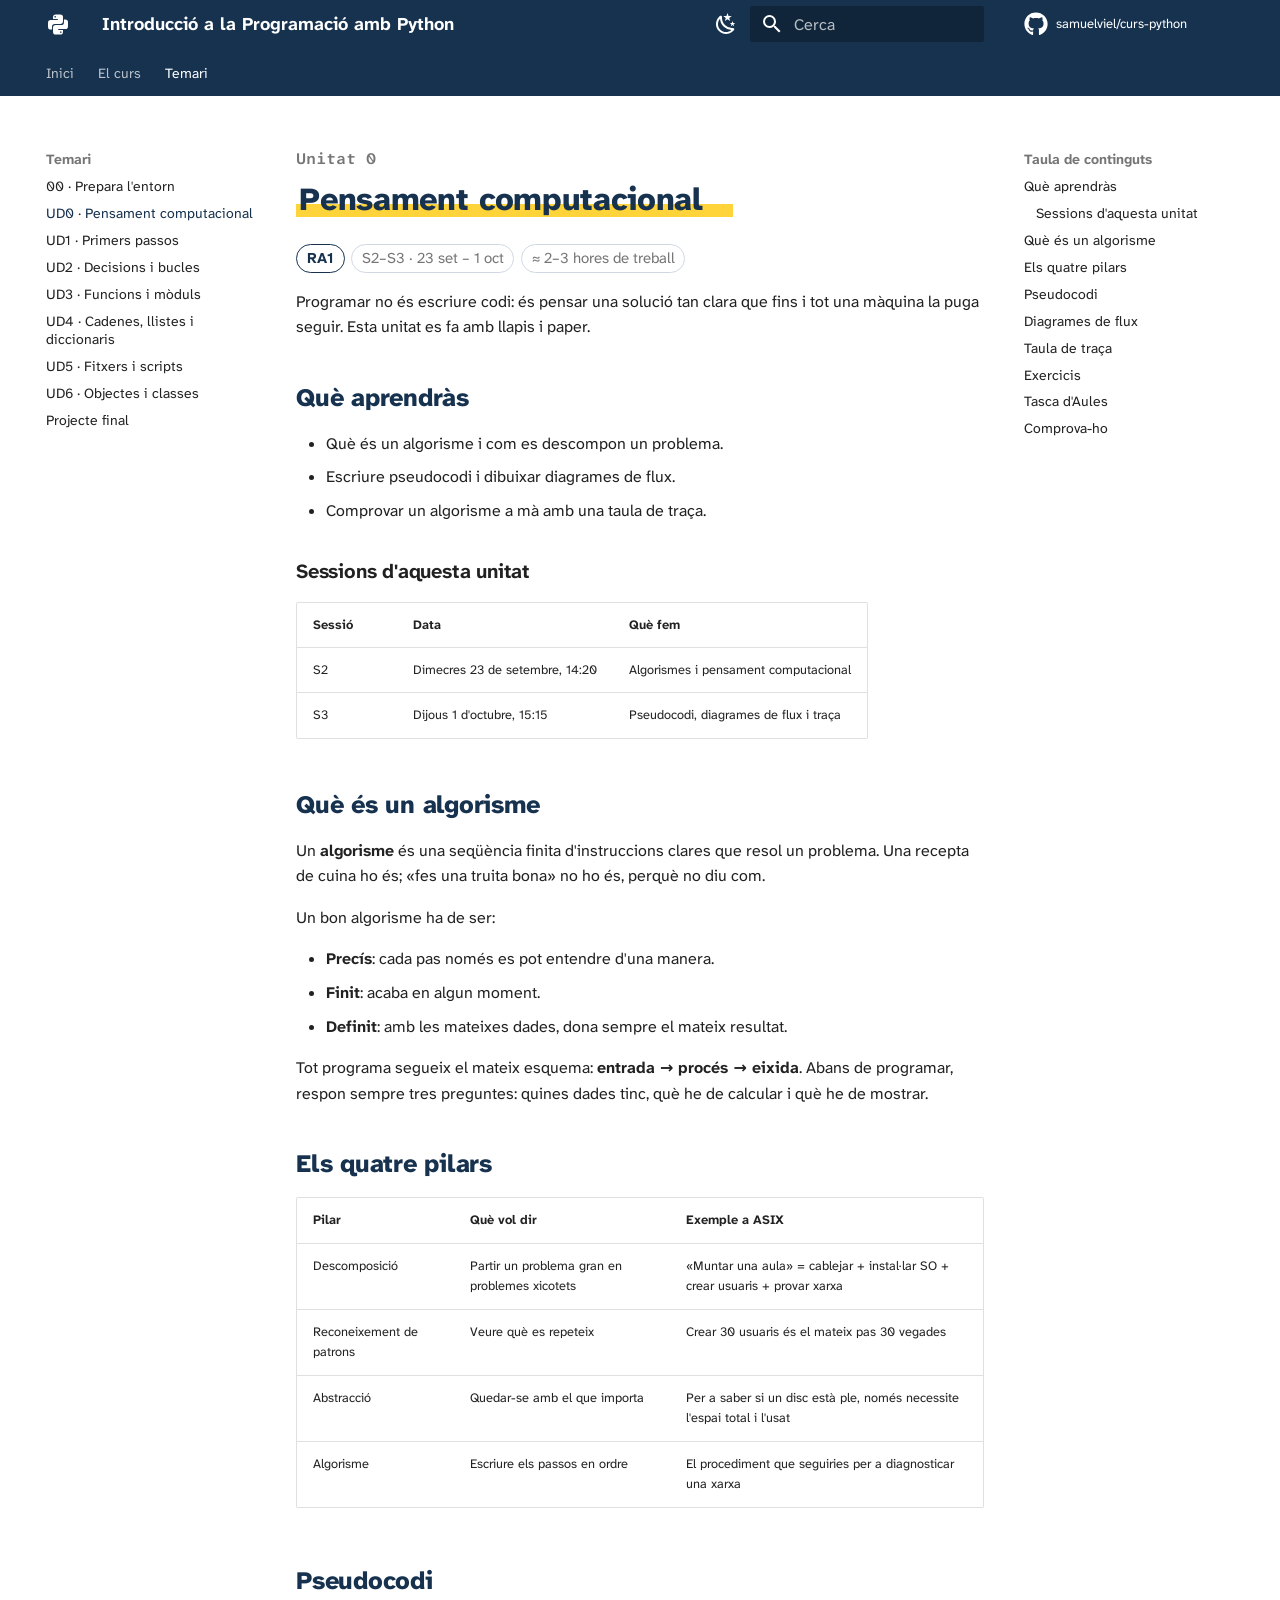
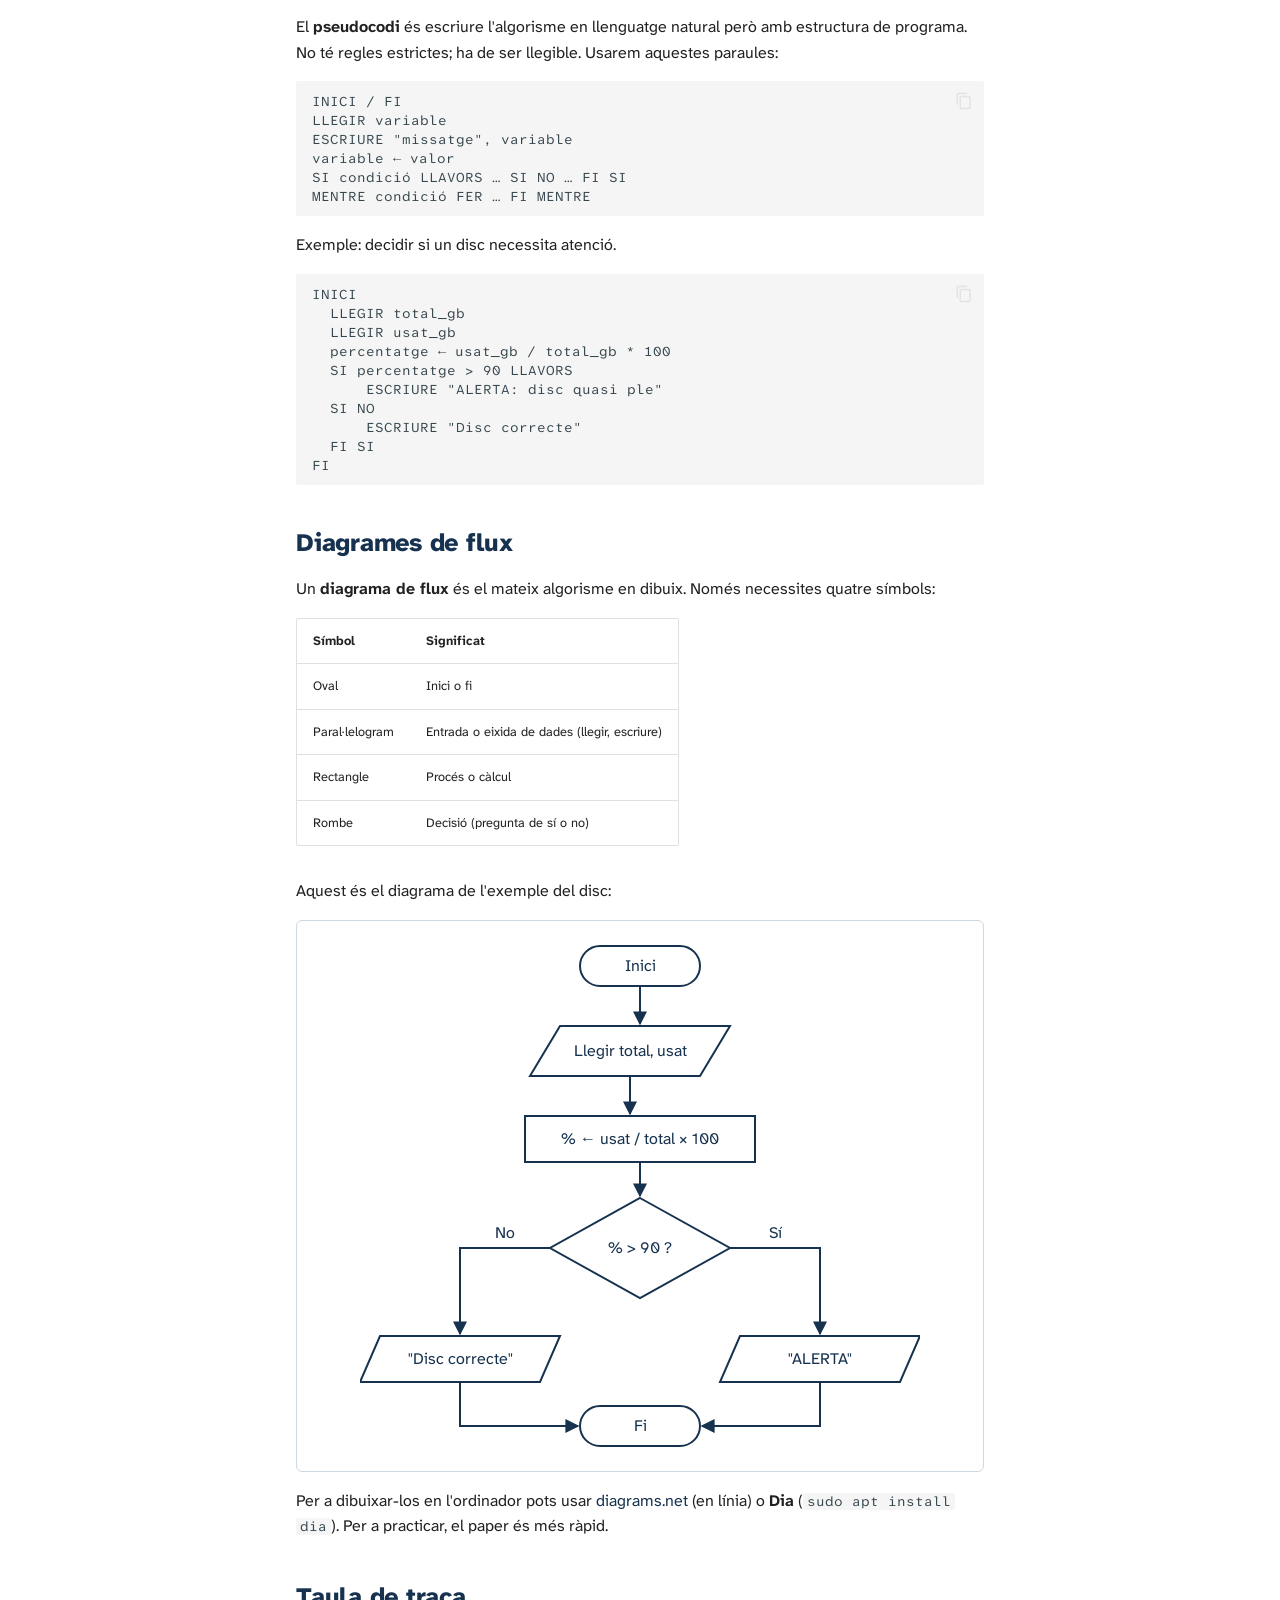
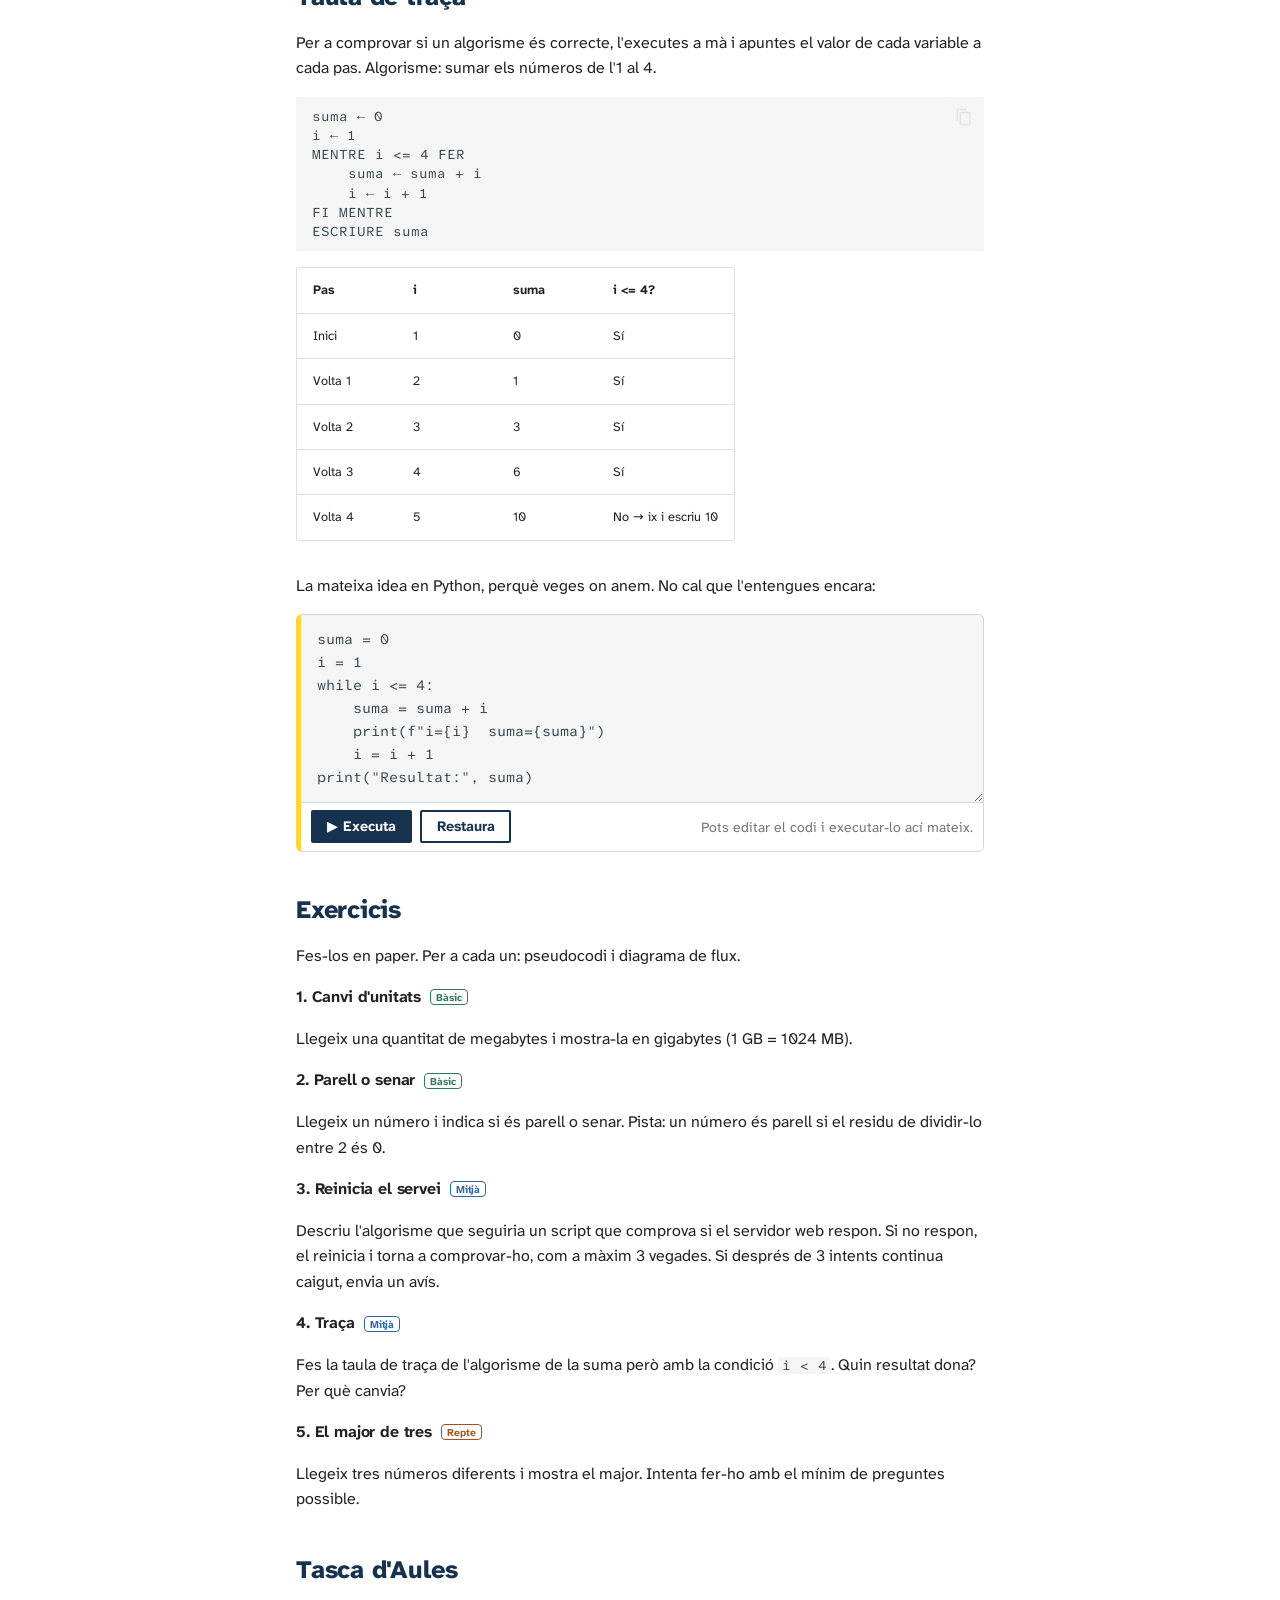
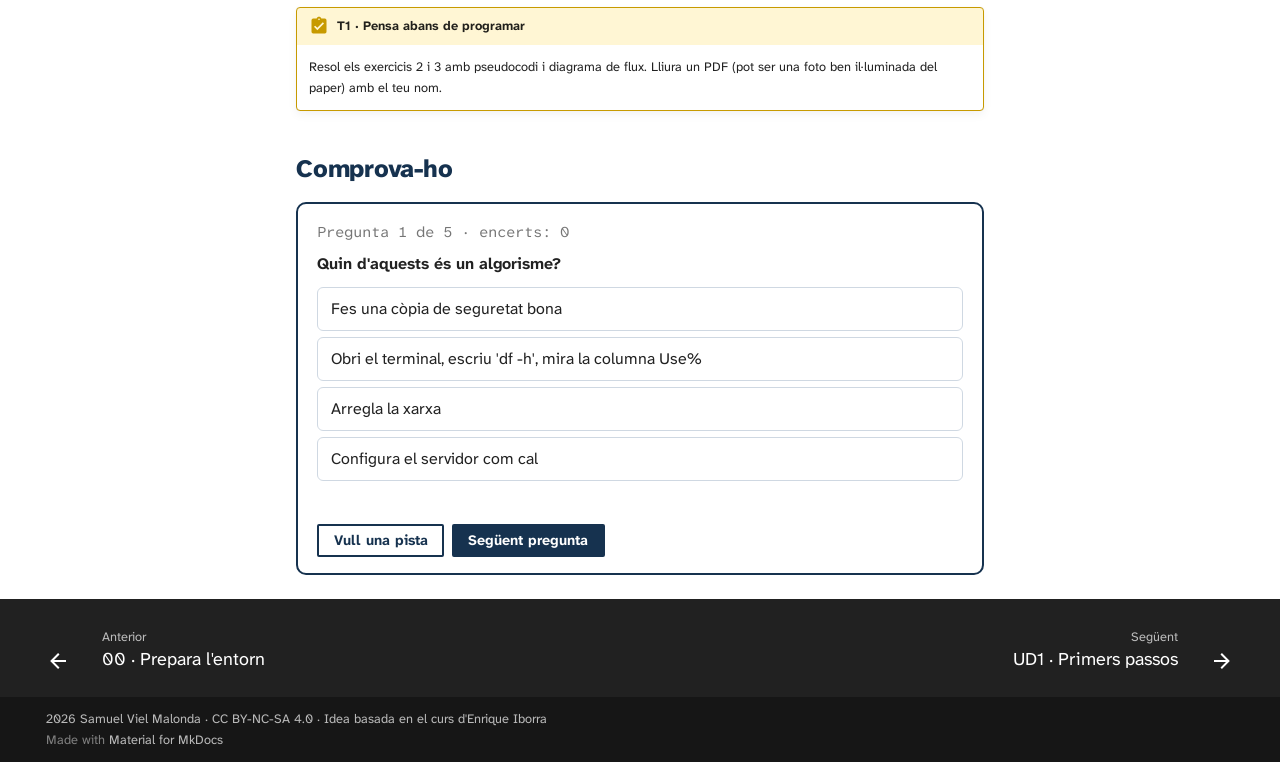
<file: unitats/ud0/index.html>
<!doctype html>
<html lang="ca" class="no-js">
  <head>
    
      <meta charset="utf-8">
      <meta name="viewport" content="width=device-width,initial-scale=1">
      
        <meta name="description" content="Optativa de 2n d'ASIX/DAW semipresencial · IES Maria Enríquez (Gandia) · Curs 2026-2027">
      
      
        <meta name="author" content="Samuel Viel Malonda">
      
      
        <link rel="canonical" href="https://samuelviel.github.io/curs-python/unitats/ud0/">
      
      
        <link rel="prev" href="../entorn/">
      
      
        <link rel="next" href="../ud1/">
      
      
        
      
      
      <link rel="icon" href="../../assets/favicon.svg">
      <meta name="generator" content="mkdocs-1.6.1, mkdocs-material-9.7.7">
    
    
      
        <title>Pensament computacional - Introducció a la Programació amb Python</title>
      
    
    
      <link rel="stylesheet" href="../../assets/stylesheets/main.ec1eaa64.min.css">
      
        
        <link rel="stylesheet" href="../../assets/stylesheets/palette.ab4e12ef.min.css">
      
      


    
    
      
    
    
      
    
    
      <link rel="stylesheet" href="../../assets/css/curs.css">
    
    <script>__md_scope=new URL("../..",location),__md_hash=e=>[...e].reduce(((e,_)=>(e<<5)-e+_.charCodeAt(0)),0),__md_get=(e,_=localStorage,t=__md_scope)=>JSON.parse(_.getItem(t.pathname+"."+e)),__md_set=(e,_,t=localStorage,a=__md_scope)=>{try{t.setItem(a.pathname+"."+e,JSON.stringify(_))}catch(e){}}</script>
    
      

    
    
  </head>
  
  
    
    
      
    
    
    
    
    <body dir="ltr" data-md-color-scheme="default" data-md-color-primary="custom" data-md-color-accent="custom">
  
    
    <input class="md-toggle" data-md-toggle="drawer" type="checkbox" id="__drawer" autocomplete="off">
    <input class="md-toggle" data-md-toggle="search" type="checkbox" id="__search" autocomplete="off">
    <label class="md-overlay" for="__drawer"></label>
    <div data-md-component="skip">
      
        
        <a href="#pensament-computacional" class="md-skip">
          Salta el contingut
        </a>
      
    </div>
    <div data-md-component="announce">
      
    </div>
    
    
      

<header class="md-header" data-md-component="header">
  <nav class="md-header__inner md-grid" aria-label="Capçalera">
    <a href="../.." title="Introducció a la Programació amb Python" class="md-header__button md-logo" aria-label="Introducció a la Programació amb Python" data-md-component="logo">
      
  
  <svg xmlns="http://www.w3.org/2000/svg" viewBox="0 0 24 24"><path d="M19.14 7.5A2.86 2.86 0 0 1 22 10.36v3.78A2.86 2.86 0 0 1 19.14 17H12c0 .39.32.96.71.96H17v1.68a2.86 2.86 0 0 1-2.86 2.86H9.86A2.86 2.86 0 0 1 7 19.64v-3.75a2.85 2.85 0 0 1 2.86-2.85h5.25a2.85 2.85 0 0 0 2.85-2.86V7.5zm-4.28 11.79c-.4 0-.72.3-.72.89s.32.71.72.71a.71.71 0 0 0 .71-.71c0-.59-.32-.89-.71-.89m-10-1.79A2.86 2.86 0 0 1 2 14.64v-3.78A2.86 2.86 0 0 1 4.86 8H12c0-.39-.32-.96-.71-.96H7V5.36A2.86 2.86 0 0 1 9.86 2.5h4.28A2.86 2.86 0 0 1 17 5.36v3.75a2.85 2.85 0 0 1-2.86 2.85H8.89a2.85 2.85 0 0 0-2.85 2.86v2.68zM9.14 5.71c.4 0 .72-.3.72-.89s-.32-.71-.72-.71c-.39 0-.71.12-.71.71s.32.89.71.89"/></svg>

    </a>
    <label class="md-header__button md-icon" for="__drawer">
      
      <svg xmlns="http://www.w3.org/2000/svg" viewBox="0 0 24 24"><path d="M3 6h18v2H3zm0 5h18v2H3zm0 5h18v2H3z"/></svg>
    </label>
    <div class="md-header__title" data-md-component="header-title">
      <div class="md-header__ellipsis">
        <div class="md-header__topic">
          <span class="md-ellipsis">
            Introducció a la Programació amb Python
          </span>
        </div>
        <div class="md-header__topic" data-md-component="header-topic">
          <span class="md-ellipsis">
            
              Pensament computacional
            
          </span>
        </div>
      </div>
    </div>
    
      
        <form class="md-header__option" data-md-component="palette">
  
    
    
    
    <input class="md-option" data-md-color-media="(prefers-color-scheme: light)" data-md-color-scheme="default" data-md-color-primary="custom" data-md-color-accent="custom"  aria-label="Canvia a mode fosc"  type="radio" name="__palette" id="__palette_0">
    
      <label class="md-header__button md-icon" title="Canvia a mode fosc" for="__palette_1" hidden>
        <svg xmlns="http://www.w3.org/2000/svg" viewBox="0 0 24 24"><path d="m17.75 4.09-2.53 1.94.91 3.06-2.63-1.81-2.63 1.81.91-3.06-2.53-1.94L12.44 4l1.06-3 1.06 3zm3.5 6.91-1.64 1.25.59 1.98-1.7-1.17-1.7 1.17.59-1.98L15.75 11l2.06-.05L18.5 9l.69 1.95zm-2.28 4.95c.83-.08 1.72 1.1 1.19 1.85-.32.45-.66.87-1.08 1.27C15.17 23 8.84 23 4.94 19.07c-3.91-3.9-3.91-10.24 0-14.14.4-.4.82-.76 1.27-1.08.75-.53 1.93.36 1.85 1.19-.27 2.86.69 5.83 2.89 8.02a9.96 9.96 0 0 0 8.02 2.89m-1.64 2.02a12.08 12.08 0 0 1-7.8-3.47c-2.17-2.19-3.33-5-3.49-7.82-2.81 3.14-2.7 7.96.31 10.98 3.02 3.01 7.84 3.12 10.98.31"/></svg>
      </label>
    
  
    
    
    
    <input class="md-option" data-md-color-media="(prefers-color-scheme: dark)" data-md-color-scheme="slate" data-md-color-primary="custom" data-md-color-accent="custom"  aria-label="Canvia a mode clar"  type="radio" name="__palette" id="__palette_1">
    
      <label class="md-header__button md-icon" title="Canvia a mode clar" for="__palette_0" hidden>
        <svg xmlns="http://www.w3.org/2000/svg" viewBox="0 0 24 24"><path d="M12 7a5 5 0 0 1 5 5 5 5 0 0 1-5 5 5 5 0 0 1-5-5 5 5 0 0 1 5-5m0 2a3 3 0 0 0-3 3 3 3 0 0 0 3 3 3 3 0 0 0 3-3 3 3 0 0 0-3-3m0-7 2.39 3.42C13.65 5.15 12.84 5 12 5s-1.65.15-2.39.42zM3.34 7l4.16-.35A7.2 7.2 0 0 0 5.94 8.5c-.44.74-.69 1.5-.83 2.29zm.02 10 1.76-3.77a7.131 7.131 0 0 0 2.38 4.14zM20.65 7l-1.77 3.79a7.02 7.02 0 0 0-2.38-4.15zm-.01 10-4.14.36c.59-.51 1.12-1.14 1.54-1.86.42-.73.69-1.5.83-2.29zM12 22l-2.41-3.44c.74.27 1.55.44 2.41.44.82 0 1.63-.17 2.37-.44z"/></svg>
      </label>
    
  
</form>
      
    
    
      <script>var palette=__md_get("__palette");if(palette&&palette.color){if("(prefers-color-scheme)"===palette.color.media){var media=matchMedia("(prefers-color-scheme: light)"),input=document.querySelector(media.matches?"[data-md-color-media='(prefers-color-scheme: light)']":"[data-md-color-media='(prefers-color-scheme: dark)']");palette.color.media=input.getAttribute("data-md-color-media"),palette.color.scheme=input.getAttribute("data-md-color-scheme"),palette.color.primary=input.getAttribute("data-md-color-primary"),palette.color.accent=input.getAttribute("data-md-color-accent")}for(var[key,value]of Object.entries(palette.color))document.body.setAttribute("data-md-color-"+key,value)}</script>
    
    
    
      
      
        <label class="md-header__button md-icon" for="__search">
          
          <svg xmlns="http://www.w3.org/2000/svg" viewBox="0 0 24 24"><path d="M9.5 3A6.5 6.5 0 0 1 16 9.5c0 1.61-.59 3.09-1.56 4.23l.27.27h.79l5 5-1.5 1.5-5-5v-.79l-.27-.27A6.52 6.52 0 0 1 9.5 16 6.5 6.5 0 0 1 3 9.5 6.5 6.5 0 0 1 9.5 3m0 2C7 5 5 7 5 9.5S7 14 9.5 14 14 12 14 9.5 12 5 9.5 5"/></svg>
        </label>
        <div class="md-search" data-md-component="search" role="dialog">
  <label class="md-search__overlay" for="__search"></label>
  <div class="md-search__inner" role="search">
    <form class="md-search__form" name="search">
      <input type="text" class="md-search__input" name="query" aria-label="Cerca" placeholder="Cerca" autocapitalize="off" autocorrect="off" autocomplete="off" spellcheck="false" data-md-component="search-query" required>
      <label class="md-search__icon md-icon" for="__search">
        
        <svg xmlns="http://www.w3.org/2000/svg" viewBox="0 0 24 24"><path d="M9.5 3A6.5 6.5 0 0 1 16 9.5c0 1.61-.59 3.09-1.56 4.23l.27.27h.79l5 5-1.5 1.5-5-5v-.79l-.27-.27A6.52 6.52 0 0 1 9.5 16 6.5 6.5 0 0 1 3 9.5 6.5 6.5 0 0 1 9.5 3m0 2C7 5 5 7 5 9.5S7 14 9.5 14 14 12 14 9.5 12 5 9.5 5"/></svg>
        
        <svg xmlns="http://www.w3.org/2000/svg" viewBox="0 0 24 24"><path d="M20 11v2H8l5.5 5.5-1.42 1.42L4.16 12l7.92-7.92L13.5 5.5 8 11z"/></svg>
      </label>
      <nav class="md-search__options" aria-label="Cerca">
        
        <button type="reset" class="md-search__icon md-icon" title="Neteja" aria-label="Neteja" tabindex="-1">
          
          <svg xmlns="http://www.w3.org/2000/svg" viewBox="0 0 24 24"><path d="M19 6.41 17.59 5 12 10.59 6.41 5 5 6.41 10.59 12 5 17.59 6.41 19 12 13.41 17.59 19 19 17.59 13.41 12z"/></svg>
        </button>
      </nav>
      
        <div class="md-search__suggest" data-md-component="search-suggest"></div>
      
    </form>
    <div class="md-search__output">
      <div class="md-search__scrollwrap" tabindex="0" data-md-scrollfix>
        <div class="md-search-result" data-md-component="search-result">
          <div class="md-search-result__meta">
            Inicialitzant cerca
          </div>
          <ol class="md-search-result__list" role="presentation"></ol>
        </div>
      </div>
    </div>
  </div>
</div>
      
    
    
      <div class="md-header__source">
        <a href="https://github.com/samuelviel/curs-python" title="Ves al repositori" class="md-source" data-md-component="source">
  <div class="md-source__icon md-icon">
    
    <svg xmlns="http://www.w3.org/2000/svg" viewBox="0 0 512 512"><!--! Font Awesome Free 7.1.0 by @fontawesome - https://fontawesome.com License - https://fontawesome.com/license/free (Icons: CC BY 4.0, Fonts: SIL OFL 1.1, Code: MIT License) Copyright 2025 Fonticons, Inc.--><path d="M173.9 397.4c0 2-2.3 3.6-5.2 3.6-3.3.3-5.6-1.3-5.6-3.6 0-2 2.3-3.6 5.2-3.6 3-.3 5.6 1.3 5.6 3.6m-31.1-4.5c-.7 2 1.3 4.3 4.3 4.9 2.6 1 5.6 0 6.2-2s-1.3-4.3-4.3-5.2c-2.6-.7-5.5.3-6.2 2.3m44.2-1.7c-2.9.7-4.9 2.6-4.6 4.9.3 2 2.9 3.3 5.9 2.6 2.9-.7 4.9-2.6 4.6-4.6-.3-1.9-3-3.2-5.9-2.9M252.8 8C114.1 8 8 113.3 8 252c0 110.9 69.8 205.8 169.5 239.2 12.8 2.3 17.3-5.6 17.3-12.1 0-6.2-.3-40.4-.3-61.4 0 0-70 15-84.7-29.8 0 0-11.4-29.1-27.8-36.6 0 0-22.9-15.7 1.6-15.4 0 0 24.9 2 38.6 25.8 21.9 38.6 58.6 27.5 72.9 20.9 2.3-16 8.8-27.1 16-33.7-55.9-6.2-112.3-14.3-112.3-110.5 0-27.5 7.6-41.3 23.6-58.9-2.6-6.5-11.1-33.3 2.6-67.9 20.9-6.5 69 27 69 27 20-5.6 41.5-8.5 62.8-8.5s42.8 2.9 62.8 8.5c0 0 48.1-33.6 69-27 13.7 34.7 5.2 61.4 2.6 67.9 16 17.7 25.8 31.5 25.8 58.9 0 96.5-58.9 104.2-114.8 110.5 9.2 7.9 17 22.9 17 46.4 0 33.7-.3 75.4-.3 83.6 0 6.5 4.6 14.4 17.3 12.1C436.2 457.8 504 362.9 504 252 504 113.3 391.5 8 252.8 8M105.2 352.9c-1.3 1-1 3.3.7 5.2 1.6 1.6 3.9 2.3 5.2 1 1.3-1 1-3.3-.7-5.2-1.6-1.6-3.9-2.3-5.2-1m-10.8-8.1c-.7 1.3.3 2.9 2.3 3.9 1.6 1 3.6.7 4.3-.7.7-1.3-.3-2.9-2.3-3.9-2-.6-3.6-.3-4.3.7m32.4 35.6c-1.6 1.3-1 4.3 1.3 6.2 2.3 2.3 5.2 2.6 6.5 1 1.3-1.3.7-4.3-1.3-6.2-2.2-2.3-5.2-2.6-6.5-1m-11.4-14.7c-1.6 1-1.6 3.6 0 5.9s4.3 3.3 5.6 2.3c1.6-1.3 1.6-3.9 0-6.2-1.4-2.3-4-3.3-5.6-2"/></svg>
  </div>
  <div class="md-source__repository">
    samuelviel/curs-python
  </div>
</a>
      </div>
    
  </nav>
  
</header>
    
    <div class="md-container" data-md-component="container">
      
      
        
          
            
<nav class="md-tabs" aria-label="Pestanyes" data-md-component="tabs">
  <div class="md-grid">
    <ul class="md-tabs__list">
      
        
  
  
  
  
    <li class="md-tabs__item">
      <a href="../.." class="md-tabs__link">
        
  
  
    
  
  Inici

      </a>
    </li>
  

      
        
  
  
  
  
    
    
      <li class="md-tabs__item">
        <a href="../../guia/" class="md-tabs__link">
          
  
  
    
  
  El curs

        </a>
      </li>
    
  

      
        
  
  
  
    
  
  
    
    
      <li class="md-tabs__item md-tabs__item--active">
        <a href="../entorn/" class="md-tabs__link">
          
  
  
    
  
  Temari

        </a>
      </li>
    
  

      
    </ul>
  </div>
</nav>
          
        
      
      <main class="md-main" data-md-component="main">
        <div class="md-main__inner md-grid">
          
            
              
              <div class="md-sidebar md-sidebar--primary" data-md-component="sidebar" data-md-type="navigation" >
                <div class="md-sidebar__scrollwrap">
                  <div class="md-sidebar__inner">
                    


  


<nav class="md-nav md-nav--primary md-nav--lifted" aria-label="Navegació" data-md-level="0">
  <label class="md-nav__title" for="__drawer">
    <a href="../.." title="Introducció a la Programació amb Python" class="md-nav__button md-logo" aria-label="Introducció a la Programació amb Python" data-md-component="logo">
      
  
  <svg xmlns="http://www.w3.org/2000/svg" viewBox="0 0 24 24"><path d="M19.14 7.5A2.86 2.86 0 0 1 22 10.36v3.78A2.86 2.86 0 0 1 19.14 17H12c0 .39.32.96.71.96H17v1.68a2.86 2.86 0 0 1-2.86 2.86H9.86A2.86 2.86 0 0 1 7 19.64v-3.75a2.85 2.85 0 0 1 2.86-2.85h5.25a2.85 2.85 0 0 0 2.85-2.86V7.5zm-4.28 11.79c-.4 0-.72.3-.72.89s.32.71.72.71a.71.71 0 0 0 .71-.71c0-.59-.32-.89-.71-.89m-10-1.79A2.86 2.86 0 0 1 2 14.64v-3.78A2.86 2.86 0 0 1 4.86 8H12c0-.39-.32-.96-.71-.96H7V5.36A2.86 2.86 0 0 1 9.86 2.5h4.28A2.86 2.86 0 0 1 17 5.36v3.75a2.85 2.85 0 0 1-2.86 2.85H8.89a2.85 2.85 0 0 0-2.85 2.86v2.68zM9.14 5.71c.4 0 .72-.3.72-.89s-.32-.71-.72-.71c-.39 0-.71.12-.71.71s.32.89.71.89"/></svg>

    </a>
    Introducció a la Programació amb Python
  </label>
  
    <div class="md-nav__source">
      <a href="https://github.com/samuelviel/curs-python" title="Ves al repositori" class="md-source" data-md-component="source">
  <div class="md-source__icon md-icon">
    
    <svg xmlns="http://www.w3.org/2000/svg" viewBox="0 0 512 512"><!--! Font Awesome Free 7.1.0 by @fontawesome - https://fontawesome.com License - https://fontawesome.com/license/free (Icons: CC BY 4.0, Fonts: SIL OFL 1.1, Code: MIT License) Copyright 2025 Fonticons, Inc.--><path d="M173.9 397.4c0 2-2.3 3.6-5.2 3.6-3.3.3-5.6-1.3-5.6-3.6 0-2 2.3-3.6 5.2-3.6 3-.3 5.6 1.3 5.6 3.6m-31.1-4.5c-.7 2 1.3 4.3 4.3 4.9 2.6 1 5.6 0 6.2-2s-1.3-4.3-4.3-5.2c-2.6-.7-5.5.3-6.2 2.3m44.2-1.7c-2.9.7-4.9 2.6-4.6 4.9.3 2 2.9 3.3 5.9 2.6 2.9-.7 4.9-2.6 4.6-4.6-.3-1.9-3-3.2-5.9-2.9M252.8 8C114.1 8 8 113.3 8 252c0 110.9 69.8 205.8 169.5 239.2 12.8 2.3 17.3-5.6 17.3-12.1 0-6.2-.3-40.4-.3-61.4 0 0-70 15-84.7-29.8 0 0-11.4-29.1-27.8-36.6 0 0-22.9-15.7 1.6-15.4 0 0 24.9 2 38.6 25.8 21.9 38.6 58.6 27.5 72.9 20.9 2.3-16 8.8-27.1 16-33.7-55.9-6.2-112.3-14.3-112.3-110.5 0-27.5 7.6-41.3 23.6-58.9-2.6-6.5-11.1-33.3 2.6-67.9 20.9-6.5 69 27 69 27 20-5.6 41.5-8.5 62.8-8.5s42.8 2.9 62.8 8.5c0 0 48.1-33.6 69-27 13.7 34.7 5.2 61.4 2.6 67.9 16 17.7 25.8 31.5 25.8 58.9 0 96.5-58.9 104.2-114.8 110.5 9.2 7.9 17 22.9 17 46.4 0 33.7-.3 75.4-.3 83.6 0 6.5 4.6 14.4 17.3 12.1C436.2 457.8 504 362.9 504 252 504 113.3 391.5 8 252.8 8M105.2 352.9c-1.3 1-1 3.3.7 5.2 1.6 1.6 3.9 2.3 5.2 1 1.3-1 1-3.3-.7-5.2-1.6-1.6-3.9-2.3-5.2-1m-10.8-8.1c-.7 1.3.3 2.9 2.3 3.9 1.6 1 3.6.7 4.3-.7.7-1.3-.3-2.9-2.3-3.9-2-.6-3.6-.3-4.3.7m32.4 35.6c-1.6 1.3-1 4.3 1.3 6.2 2.3 2.3 5.2 2.6 6.5 1 1.3-1.3.7-4.3-1.3-6.2-2.2-2.3-5.2-2.6-6.5-1m-11.4-14.7c-1.6 1-1.6 3.6 0 5.9s4.3 3.3 5.6 2.3c1.6-1.3 1.6-3.9 0-6.2-1.4-2.3-4-3.3-5.6-2"/></svg>
  </div>
  <div class="md-source__repository">
    samuelviel/curs-python
  </div>
</a>
    </div>
  
  <ul class="md-nav__list" data-md-scrollfix>
    
      
      
  
  
  
  
    <li class="md-nav__item">
      <a href="../.." class="md-nav__link">
        
  
  
  <span class="md-ellipsis">
    
  
    Inici
  

    
  </span>
  
  

      </a>
    </li>
  

    
      
      
  
  
  
  
    
    
      
        
      
        
      
        
      
    
    
    
      
      
        
      
    
    
    <li class="md-nav__item md-nav__item--nested">
      
        
        
        <input class="md-nav__toggle md-toggle " type="checkbox" id="__nav_2" >
        
          
          <label class="md-nav__link" for="__nav_2" id="__nav_2_label" tabindex="0">
            
  
  
  <span class="md-ellipsis">
    
  
    El curs
  

    
  </span>
  
  

            <span class="md-nav__icon md-icon"></span>
          </label>
        
        <nav class="md-nav" data-md-level="1" aria-labelledby="__nav_2_label" aria-expanded="false">
          <label class="md-nav__title" for="__nav_2">
            <span class="md-nav__icon md-icon"></span>
            
  
    El curs
  

          </label>
          <ul class="md-nav__list" data-md-scrollfix>
            
              
                
  
  
  
  
    <li class="md-nav__item">
      <a href="../../guia/" class="md-nav__link">
        
  
  
  <span class="md-ellipsis">
    
  
    Com funciona
  

    
  </span>
  
  

      </a>
    </li>
  

              
            
              
                
  
  
  
  
    <li class="md-nav__item">
      <a href="../../calendari/" class="md-nav__link">
        
  
  
  <span class="md-ellipsis">
    
  
    Calendari
  

    
  </span>
  
  

      </a>
    </li>
  

              
            
              
                
  
  
  
  
    <li class="md-nav__item">
      <a href="../../recursos/" class="md-nav__link">
        
  
  
  <span class="md-ellipsis">
    
  
    Recursos
  

    
  </span>
  
  

      </a>
    </li>
  

              
            
          </ul>
        </nav>
      
    </li>
  

    
      
      
  
  
    
  
  
  
    
    
      
        
      
        
      
        
      
        
      
        
      
        
      
        
      
        
      
        
      
    
    
    
      
        
        
      
      
        
      
    
    
    <li class="md-nav__item md-nav__item--active md-nav__item--section md-nav__item--nested">
      
        
        
        <input class="md-nav__toggle md-toggle " type="checkbox" id="__nav_3" checked>
        
          
          <label class="md-nav__link" for="__nav_3" id="__nav_3_label" tabindex="">
            
  
  
  <span class="md-ellipsis">
    
  
    Temari
  

    
  </span>
  
  

            <span class="md-nav__icon md-icon"></span>
          </label>
        
        <nav class="md-nav" data-md-level="1" aria-labelledby="__nav_3_label" aria-expanded="true">
          <label class="md-nav__title" for="__nav_3">
            <span class="md-nav__icon md-icon"></span>
            
  
    Temari
  

          </label>
          <ul class="md-nav__list" data-md-scrollfix>
            
              
                
  
  
  
  
    <li class="md-nav__item">
      <a href="../entorn/" class="md-nav__link">
        
  
  
  <span class="md-ellipsis">
    
  
    00 · Prepara l'entorn
  

    
  </span>
  
  

      </a>
    </li>
  

              
            
              
                
  
  
    
  
  
  
    <li class="md-nav__item md-nav__item--active">
      
      <input class="md-nav__toggle md-toggle" type="checkbox" id="__toc">
      
      
        
      
      
        <label class="md-nav__link md-nav__link--active" for="__toc">
          
  
  
  <span class="md-ellipsis">
    
  
    UD0 · Pensament computacional
  

    
  </span>
  
  

          <span class="md-nav__icon md-icon"></span>
        </label>
      
      <a href="./" class="md-nav__link md-nav__link--active">
        
  
  
  <span class="md-ellipsis">
    
  
    UD0 · Pensament computacional
  

    
  </span>
  
  

      </a>
      
        

<nav class="md-nav md-nav--secondary" aria-label="Taula de continguts">
  
  
  
    
  
  
    <label class="md-nav__title" for="__toc">
      <span class="md-nav__icon md-icon"></span>
      Taula de continguts
    </label>
    <ul class="md-nav__list" data-md-component="toc" data-md-scrollfix>
      
        <li class="md-nav__item">
  <a href="#que-aprendras" class="md-nav__link">
    <span class="md-ellipsis">
      
        Què aprendràs
      
    </span>
  </a>
  
    <nav class="md-nav" aria-label="Què aprendràs">
      <ul class="md-nav__list">
        
          <li class="md-nav__item">
  <a href="#sessions-daquesta-unitat" class="md-nav__link">
    <span class="md-ellipsis">
      
        Sessions d'aquesta unitat
      
    </span>
  </a>
  
</li>
        
      </ul>
    </nav>
  
</li>
      
        <li class="md-nav__item">
  <a href="#que-es-un-algorisme" class="md-nav__link">
    <span class="md-ellipsis">
      
        Què és un algorisme
      
    </span>
  </a>
  
</li>
      
        <li class="md-nav__item">
  <a href="#els-quatre-pilars" class="md-nav__link">
    <span class="md-ellipsis">
      
        Els quatre pilars
      
    </span>
  </a>
  
</li>
      
        <li class="md-nav__item">
  <a href="#pseudocodi" class="md-nav__link">
    <span class="md-ellipsis">
      
        Pseudocodi
      
    </span>
  </a>
  
</li>
      
        <li class="md-nav__item">
  <a href="#diagrames-de-flux" class="md-nav__link">
    <span class="md-ellipsis">
      
        Diagrames de flux
      
    </span>
  </a>
  
</li>
      
        <li class="md-nav__item">
  <a href="#taula-de-traca" class="md-nav__link">
    <span class="md-ellipsis">
      
        Taula de traça
      
    </span>
  </a>
  
</li>
      
        <li class="md-nav__item">
  <a href="#exercicis" class="md-nav__link">
    <span class="md-ellipsis">
      
        Exercicis
      
    </span>
  </a>
  
</li>
      
        <li class="md-nav__item">
  <a href="#tasca-daules" class="md-nav__link">
    <span class="md-ellipsis">
      
        Tasca d'Aules
      
    </span>
  </a>
  
</li>
      
        <li class="md-nav__item">
  <a href="#comprova-ho" class="md-nav__link">
    <span class="md-ellipsis">
      
        Comprova-ho
      
    </span>
  </a>
  
</li>
      
    </ul>
  
</nav>
      
    </li>
  

              
            
              
                
  
  
  
  
    <li class="md-nav__item">
      <a href="../ud1/" class="md-nav__link">
        
  
  
  <span class="md-ellipsis">
    
  
    UD1 · Primers passos
  

    
  </span>
  
  

      </a>
    </li>
  

              
            
              
                
  
  
  
  
    <li class="md-nav__item">
      <a href="../ud2/" class="md-nav__link">
        
  
  
  <span class="md-ellipsis">
    
  
    UD2 · Decisions i bucles
  

    
  </span>
  
  

      </a>
    </li>
  

              
            
              
                
  
  
  
  
    <li class="md-nav__item">
      <a href="../ud3/" class="md-nav__link">
        
  
  
  <span class="md-ellipsis">
    
  
    UD3 · Funcions i mòduls
  

    
  </span>
  
  

      </a>
    </li>
  

              
            
              
                
  
  
  
  
    <li class="md-nav__item">
      <a href="../ud4/" class="md-nav__link">
        
  
  
  <span class="md-ellipsis">
    
  
    UD4 · Cadenes, llistes i diccionaris
  

    
  </span>
  
  

      </a>
    </li>
  

              
            
              
                
  
  
  
  
    <li class="md-nav__item">
      <a href="../ud5/" class="md-nav__link">
        
  
  
  <span class="md-ellipsis">
    
  
    UD5 · Fitxers i scripts
  

    
  </span>
  
  

      </a>
    </li>
  

              
            
              
                
  
  
  
  
    <li class="md-nav__item">
      <a href="../ud6/" class="md-nav__link">
        
  
  
  <span class="md-ellipsis">
    
  
    UD6 · Objectes i classes
  

    
  </span>
  
  

      </a>
    </li>
  

              
            
              
                
  
  
  
  
    <li class="md-nav__item">
      <a href="../projecte/" class="md-nav__link">
        
  
  
  <span class="md-ellipsis">
    
  
    Projecte final
  

    
  </span>
  
  

      </a>
    </li>
  

              
            
          </ul>
        </nav>
      
    </li>
  

    
  </ul>
</nav>
                  </div>
                </div>
              </div>
            
            
              
              <div class="md-sidebar md-sidebar--secondary" data-md-component="sidebar" data-md-type="toc" >
                <div class="md-sidebar__scrollwrap">
                  <div class="md-sidebar__inner">
                    

<nav class="md-nav md-nav--secondary" aria-label="Taula de continguts">
  
  
  
    
  
  
    <label class="md-nav__title" for="__toc">
      <span class="md-nav__icon md-icon"></span>
      Taula de continguts
    </label>
    <ul class="md-nav__list" data-md-component="toc" data-md-scrollfix>
      
        <li class="md-nav__item">
  <a href="#que-aprendras" class="md-nav__link">
    <span class="md-ellipsis">
      
        Què aprendràs
      
    </span>
  </a>
  
    <nav class="md-nav" aria-label="Què aprendràs">
      <ul class="md-nav__list">
        
          <li class="md-nav__item">
  <a href="#sessions-daquesta-unitat" class="md-nav__link">
    <span class="md-ellipsis">
      
        Sessions d'aquesta unitat
      
    </span>
  </a>
  
</li>
        
      </ul>
    </nav>
  
</li>
      
        <li class="md-nav__item">
  <a href="#que-es-un-algorisme" class="md-nav__link">
    <span class="md-ellipsis">
      
        Què és un algorisme
      
    </span>
  </a>
  
</li>
      
        <li class="md-nav__item">
  <a href="#els-quatre-pilars" class="md-nav__link">
    <span class="md-ellipsis">
      
        Els quatre pilars
      
    </span>
  </a>
  
</li>
      
        <li class="md-nav__item">
  <a href="#pseudocodi" class="md-nav__link">
    <span class="md-ellipsis">
      
        Pseudocodi
      
    </span>
  </a>
  
</li>
      
        <li class="md-nav__item">
  <a href="#diagrames-de-flux" class="md-nav__link">
    <span class="md-ellipsis">
      
        Diagrames de flux
      
    </span>
  </a>
  
</li>
      
        <li class="md-nav__item">
  <a href="#taula-de-traca" class="md-nav__link">
    <span class="md-ellipsis">
      
        Taula de traça
      
    </span>
  </a>
  
</li>
      
        <li class="md-nav__item">
  <a href="#exercicis" class="md-nav__link">
    <span class="md-ellipsis">
      
        Exercicis
      
    </span>
  </a>
  
</li>
      
        <li class="md-nav__item">
  <a href="#tasca-daules" class="md-nav__link">
    <span class="md-ellipsis">
      
        Tasca d'Aules
      
    </span>
  </a>
  
</li>
      
        <li class="md-nav__item">
  <a href="#comprova-ho" class="md-nav__link">
    <span class="md-ellipsis">
      
        Comprova-ho
      
    </span>
  </a>
  
</li>
      
    </ul>
  
</nav>
                  </div>
                </div>
              </div>
            
          
          
            <div class="md-content" data-md-component="content">
              
              <article class="md-content__inner md-typeset">
                
                  


  
  


<p class="unit-num">Unitat 0</p>

<h1 id="pensament-computacional">Pensament computacional<a class="headerlink" href="#pensament-computacional" title="Permanent link">&para;</a></h1>
<p class="unit-meta"><span class="chip ra">RA1</span> <span class="chip" data-unit-chip="ud0"></span> <span class="chip">≈ 2–3 hores de treball</span></p>

<p>Programar no és escriure codi: és pensar una solució tan clara que fins i tot una màquina la puga seguir. Esta unitat es fa amb llapis i paper.</p>
<h2 id="que-aprendras">Què aprendràs<a class="headerlink" href="#que-aprendras" title="Permanent link">&para;</a></h2>
<ul>
<li>Què és un algorisme i com es descompon un problema.</li>
<li>Escriure pseudocodi i dibuixar diagrames de flux.</li>
<li>Comprovar un algorisme a mà amb una taula de traça.</li>
</ul>
<h3 id="sessions-daquesta-unitat">Sessions d'aquesta unitat<a class="headerlink" href="#sessions-daquesta-unitat" title="Permanent link">&para;</a></h3>
<div class="unit-sessions" data-unit-sessions="ud0" markdown="0"></div>

<h2 id="que-es-un-algorisme">Què és un algorisme<a class="headerlink" href="#que-es-un-algorisme" title="Permanent link">&para;</a></h2>
<p>Un <strong>algorisme</strong> és una seqüència finita d'instruccions clares que resol un problema. Una recepta de cuina ho és; «fes una truita bona» no ho és, perquè no diu com.</p>
<p>Un bon algorisme ha de ser:</p>
<ul>
<li><strong>Precís</strong>: cada pas només es pot entendre d'una manera.</li>
<li><strong>Finit</strong>: acaba en algun moment.</li>
<li><strong>Definit</strong>: amb les mateixes dades, dona sempre el mateix resultat.</li>
</ul>
<p>Tot programa segueix el mateix esquema: <strong>entrada → procés → eixida</strong>. Abans de programar, respon sempre tres preguntes: quines dades tinc, què he de calcular i què he de mostrar.</p>
<h2 id="els-quatre-pilars">Els quatre pilars<a class="headerlink" href="#els-quatre-pilars" title="Permanent link">&para;</a></h2>
<table>
<thead>
<tr>
<th>Pilar</th>
<th>Què vol dir</th>
<th>Exemple a ASIX</th>
</tr>
</thead>
<tbody>
<tr>
<td>Descomposició</td>
<td>Partir un problema gran en problemes xicotets</td>
<td>«Muntar una aula» = cablejar + instal·lar SO + crear usuaris + provar xarxa</td>
</tr>
<tr>
<td>Reconeixement de patrons</td>
<td>Veure què es repeteix</td>
<td>Crear 30 usuaris és el mateix pas 30 vegades</td>
</tr>
<tr>
<td>Abstracció</td>
<td>Quedar-se amb el que importa</td>
<td>Per a saber si un disc està ple, només necessite l'espai total i l'usat</td>
</tr>
<tr>
<td>Algorisme</td>
<td>Escriure els passos en ordre</td>
<td>El procediment que seguiries per a diagnosticar una xarxa</td>
</tr>
</tbody>
</table>
<h2 id="pseudocodi">Pseudocodi<a class="headerlink" href="#pseudocodi" title="Permanent link">&para;</a></h2>
<p>El <strong>pseudocodi</strong> és escriure l'algorisme en llenguatge natural però amb estructura de programa. No té regles estrictes; ha de ser llegible. Usarem aquestes paraules:</p>
<div class="highlight"><pre><span></span><code><a id="__codelineno-0-1" name="__codelineno-0-1" href="#__codelineno-0-1"></a>INICI / FI
<a id="__codelineno-0-2" name="__codelineno-0-2" href="#__codelineno-0-2"></a>LLEGIR variable
<a id="__codelineno-0-3" name="__codelineno-0-3" href="#__codelineno-0-3"></a>ESCRIURE "missatge", variable
<a id="__codelineno-0-4" name="__codelineno-0-4" href="#__codelineno-0-4"></a>variable ← valor
<a id="__codelineno-0-5" name="__codelineno-0-5" href="#__codelineno-0-5"></a>SI condició LLAVORS … SI NO … FI SI
<a id="__codelineno-0-6" name="__codelineno-0-6" href="#__codelineno-0-6"></a>MENTRE condició FER … FI MENTRE
</code></pre></div>
<p>Exemple: decidir si un disc necessita atenció.</p>
<div class="highlight"><pre><span></span><code><a id="__codelineno-1-1" name="__codelineno-1-1" href="#__codelineno-1-1"></a>INICI
<a id="__codelineno-1-2" name="__codelineno-1-2" href="#__codelineno-1-2"></a>  LLEGIR total_gb
<a id="__codelineno-1-3" name="__codelineno-1-3" href="#__codelineno-1-3"></a>  LLEGIR usat_gb
<a id="__codelineno-1-4" name="__codelineno-1-4" href="#__codelineno-1-4"></a>  percentatge ← usat_gb / total_gb * 100
<a id="__codelineno-1-5" name="__codelineno-1-5" href="#__codelineno-1-5"></a>  SI percentatge &gt; 90 LLAVORS
<a id="__codelineno-1-6" name="__codelineno-1-6" href="#__codelineno-1-6"></a>      ESCRIURE "ALERTA: disc quasi ple"
<a id="__codelineno-1-7" name="__codelineno-1-7" href="#__codelineno-1-7"></a>  SI NO
<a id="__codelineno-1-8" name="__codelineno-1-8" href="#__codelineno-1-8"></a>      ESCRIURE "Disc correcte"
<a id="__codelineno-1-9" name="__codelineno-1-9" href="#__codelineno-1-9"></a>  FI SI
<a id="__codelineno-1-10" name="__codelineno-1-10" href="#__codelineno-1-10"></a>FI
</code></pre></div>
<h2 id="diagrames-de-flux">Diagrames de flux<a class="headerlink" href="#diagrames-de-flux" title="Permanent link">&para;</a></h2>
<p>Un <strong>diagrama de flux</strong> és el mateix algorisme en dibuix. Només necessites quatre símbols:</p>
<table>
<thead>
<tr>
<th>Símbol</th>
<th>Significat</th>
</tr>
</thead>
<tbody>
<tr>
<td>Oval</td>
<td>Inici o fi</td>
</tr>
<tr>
<td>Paral·lelogram</td>
<td>Entrada o eixida de dades (llegir, escriure)</td>
</tr>
<tr>
<td>Rectangle</td>
<td>Procés o càlcul</td>
</tr>
<tr>
<td>Rombe</td>
<td>Decisió (pregunta de sí o no)</td>
</tr>
</tbody>
</table>
<p>Aquest és el diagrama de l'exemple del disc:</p>
<div class="flow-img table-wrap">
<svg aria-label="Diagrama de flux: inici, llegir total i usat, calcular percentatge, decisió percentatge major que 90, si és que sí escriure alerta, si no escriure correcte, fi" role="img" style="max-width:100%;height:auto;display:block;margin:0 auto;color:#16324f" viewbox="0 0 560 520" width="560">
<defs><marker id="ar" markerheight="7" markerwidth="7" orient="auto" refx="9" refy="5" viewbox="0 0 10 10"><path d="M0,0 L10,5 L0,10 z" fill="currentColor"></path></marker></defs>
<g fill="none" font-family="Atkinson Hyperlegible Next, sans-serif" font-size="16" stroke="currentColor" stroke-width="2">
<rect height="40" rx="20" width="120" x="220" y="10"></rect>
<path d="M200 90 H370 L340 140 H170 Z"></path>
<rect height="46" width="230" x="165" y="180"></rect>
<path d="M280 262 L370 312 L280 362 L190 312 Z"></path>
<path d="M20 400 H200 L180 446 H0 Z"></path>
<path d="M380 400 H560 L540 446 H360 Z"></path>
<rect height="40" rx="20" width="120" x="220" y="470"></rect>
<path d="M280 50 V88" marker-end="url(#ar)"></path>
<path d="M270 140 V178" marker-end="url(#ar)"></path>
<path d="M280 226 V260" marker-end="url(#ar)"></path>
<path d="M370 312 H460 V398" marker-end="url(#ar)"></path>
<path d="M190 312 H100 V398" marker-end="url(#ar)"></path>
<path d="M100 446 V490 H218" marker-end="url(#ar)"></path>
<path d="M460 446 V490 H342" marker-end="url(#ar)"></path>
</g>
<g fill="currentColor" font-family="Atkinson Hyperlegible Next, sans-serif" font-size="16" text-anchor="middle">
<text x="280" y="35">Inici</text>
<text x="270" y="120">Llegir total, usat</text>
<text x="280" y="208">% ← usat / total × 100</text>
<text x="280" y="317">% &gt; 90 ?</text>
<text x="415" y="302">Sí</text>
<text x="145" y="302">No</text>
<text x="100" y="428">"Disc correcte"</text>
<text x="460" y="428">"ALERTA"</text>
<text x="280" y="495">Fi</text>
</g>
</svg>
</div>

<p>Per a dibuixar-los en l'ordinador pots usar <a href="https://app.diagrams.net/">diagrams.net</a> (en línia) o <strong>Dia</strong> (<code>sudo apt install dia</code>). Per a practicar, el paper és més ràpid.</p>
<h2 id="taula-de-traca">Taula de traça<a class="headerlink" href="#taula-de-traca" title="Permanent link">&para;</a></h2>
<p>Per a comprovar si un algorisme és correcte, l'executes a mà i apuntes el valor de cada variable a cada pas. Algorisme: sumar els números de l'1 al 4.</p>
<div class="highlight"><pre><span></span><code><a id="__codelineno-2-1" name="__codelineno-2-1" href="#__codelineno-2-1"></a>suma ← 0
<a id="__codelineno-2-2" name="__codelineno-2-2" href="#__codelineno-2-2"></a>i ← 1
<a id="__codelineno-2-3" name="__codelineno-2-3" href="#__codelineno-2-3"></a>MENTRE i &lt;= 4 FER
<a id="__codelineno-2-4" name="__codelineno-2-4" href="#__codelineno-2-4"></a>    suma ← suma + i
<a id="__codelineno-2-5" name="__codelineno-2-5" href="#__codelineno-2-5"></a>    i ← i + 1
<a id="__codelineno-2-6" name="__codelineno-2-6" href="#__codelineno-2-6"></a>FI MENTRE
<a id="__codelineno-2-7" name="__codelineno-2-7" href="#__codelineno-2-7"></a>ESCRIURE suma
</code></pre></div>
<table>
<thead>
<tr>
<th>Pas</th>
<th>i</th>
<th>suma</th>
<th>i &lt;= 4?</th>
</tr>
</thead>
<tbody>
<tr>
<td>Inici</td>
<td>1</td>
<td>0</td>
<td>Sí</td>
</tr>
<tr>
<td>Volta 1</td>
<td>2</td>
<td>1</td>
<td>Sí</td>
</tr>
<tr>
<td>Volta 2</td>
<td>3</td>
<td>3</td>
<td>Sí</td>
</tr>
<tr>
<td>Volta 3</td>
<td>4</td>
<td>6</td>
<td>Sí</td>
</tr>
<tr>
<td>Volta 4</td>
<td>5</td>
<td>10</td>
<td>No → ix i escriu 10</td>
</tr>
</tbody>
</table>
<p>La mateixa idea en Python, perquè veges on anem. No cal que l'entengues encara:</p>
<pre class="pyrun"><code>suma = 0
i = 1
while i &lt;= 4:
    suma = suma + i
    print(f"i={i}  suma={suma}")
    i = i + 1
print("Resultat:", suma)</code></pre>
<h2 id="exercicis">Exercicis<a class="headerlink" href="#exercicis" title="Permanent link">&para;</a></h2>
<p>Fes-los en paper. Per a cada un: pseudocodi i diagrama de flux.</p>
<h4 id="1-canvi-dunitats-basic">1. Canvi d'unitats <span class="nivell n1">Bàsic</span><a class="headerlink" href="#1-canvi-dunitats-basic" title="Permanent link">&para;</a></h4>
<p>Llegeix una quantitat de megabytes i mostra-la en gigabytes (1 GB = 1024 MB).</p>
<h4 id="2-parell-o-senar-basic">2. Parell o senar <span class="nivell n1">Bàsic</span><a class="headerlink" href="#2-parell-o-senar-basic" title="Permanent link">&para;</a></h4>
<p>Llegeix un número i indica si és parell o senar. Pista: un número és parell si el residu de dividir-lo entre 2 és 0.</p>
<h4 id="3-reinicia-el-servei-mitja">3. Reinicia el servei <span class="nivell n2">Mitjà</span><a class="headerlink" href="#3-reinicia-el-servei-mitja" title="Permanent link">&para;</a></h4>
<p>Descriu l'algorisme que seguiria un script que comprova si el servidor web respon. Si no respon, el reinicia i torna a comprovar-ho, com a màxim 3 vegades. Si després de 3 intents continua caigut, envia un avís.</p>
<h4 id="4-traca-mitja">4. Traça <span class="nivell n2">Mitjà</span><a class="headerlink" href="#4-traca-mitja" title="Permanent link">&para;</a></h4>
<p>Fes la taula de traça de l'algorisme de la suma però amb la condició <code>i &lt; 4</code>. Quin resultat dona? Per què canvia?</p>
<h4 id="5-el-major-de-tres-repte">5. El major de tres <span class="nivell n3">Repte</span><a class="headerlink" href="#5-el-major-de-tres-repte" title="Permanent link">&para;</a></h4>
<p>Llegeix tres números diferents i mostra el major. Intenta fer-ho amb el mínim de preguntes possible.</p>
<h2 id="tasca-daules">Tasca d'Aules<a class="headerlink" href="#tasca-daules" title="Permanent link">&para;</a></h2>
<div class="admonition tasca">
<p class="admonition-title">T1 · Pensa abans de programar</p>
<p>Resol els exercicis 2 i 3 amb pseudocodi i diagrama de flux. Lliura un PDF (pot ser una foto ben il·luminada del paper) amb el teu nom.</p>
</div>
<h2 id="comprova-ho">Comprova-ho<a class="headerlink" href="#comprova-ho" title="Permanent link">&para;</a></h2>
<div class="quiz">[
 {
  "p": "Quin d'aquests és un algorisme?",
  "o": [
   "Fes una còpia de seguretat bona",
   "Obri el terminal, escriu 'df -h', mira la columna Use%",
   "Arregla la xarxa",
   "Configura el servidor com cal"
  ],
  "c": 1,
  "e": "És l'única opció amb passos precisos i en ordre."
 },
 {
  "p": "Quin símbol representa una decisió en un diagrama de flux?",
  "o": [
   "Oval",
   "Rectangle",
   "Rombe",
   "Paral·lelogram"
  ],
  "c": 2,
  "e": "El rombe té dues eixides: sí i no."
 },
 {
  "p": "Entrada → ? → eixida",
  "o": [
   "Compilació",
   "Procés",
   "Instal·lació",
   "Depuració"
  ],
  "c": 1,
  "e": "Tot programa llig dades, les processa i mostra un resultat."
 },
 {
  "p": "Crear 30 usuaris repetint els mateixos passos és un exemple de…",
  "o": [
   "Abstracció",
   "Reconeixement de patrons",
   "Descomposició",
   "Traça"
  ],
  "c": 1,
  "pista": "Busques el que es repeteix.",
  "e": "Detectar la repetició et permetrà usar un bucle."
 },
 {
  "p": "Per a què serveix una taula de traça?",
  "o": [
   "Per a dibuixar el diagrama",
   "Per a comprovar a mà el valor de les variables a cada pas",
   "Per a instal·lar Python",
   "Per a guardar dades"
  ],
  "c": 1,
  "e": "És la manera de «executar» un algorisme amb llapis."
 }
]</div>







  
  






                
              </article>
            </div>
          
          
<script>var target=document.getElementById(location.hash.slice(1));target&&target.name&&(target.checked=target.name.startsWith("__tabbed_"))</script>
        </div>
        
          <button type="button" class="md-top md-icon" data-md-component="top" hidden>
  
  <svg xmlns="http://www.w3.org/2000/svg" viewBox="0 0 24 24"><path d="M13 20h-2V8l-5.5 5.5-1.42-1.42L12 4.16l7.92 7.92-1.42 1.42L13 8z"/></svg>
  Torna a l'inici
</button>
        
      </main>
      
        <footer class="md-footer">
  
    
      
      <nav class="md-footer__inner md-grid" aria-label="Peu de pàgina" >
        
          
          <a href="../entorn/" class="md-footer__link md-footer__link--prev" aria-label="Anterior: 00 · Prepara l&#39;entorn">
            <div class="md-footer__button md-icon">
              
              <svg xmlns="http://www.w3.org/2000/svg" viewBox="0 0 24 24"><path d="M20 11v2H8l5.5 5.5-1.42 1.42L4.16 12l7.92-7.92L13.5 5.5 8 11z"/></svg>
            </div>
            <div class="md-footer__title">
              <span class="md-footer__direction">
                Anterior
              </span>
              <div class="md-ellipsis">
                00 · Prepara l'entorn
              </div>
            </div>
          </a>
        
        
          
          <a href="../ud1/" class="md-footer__link md-footer__link--next" aria-label="Següent: UD1 · Primers passos">
            <div class="md-footer__title">
              <span class="md-footer__direction">
                Següent
              </span>
              <div class="md-ellipsis">
                UD1 · Primers passos
              </div>
            </div>
            <div class="md-footer__button md-icon">
              
              <svg xmlns="http://www.w3.org/2000/svg" viewBox="0 0 24 24"><path d="M4 11v2h12l-5.5 5.5 1.42 1.42L19.84 12l-7.92-7.92L10.5 5.5 16 11z"/></svg>
            </div>
          </a>
        
      </nav>
    
  
  <div class="md-footer-meta md-typeset">
    <div class="md-footer-meta__inner md-grid">
      <div class="md-copyright">
  
    <div class="md-copyright__highlight">
      2026 Samuel Viel Malonda · <a href="https://creativecommons.org/licenses/by-nc-sa/4.0/deed.ca">CC BY-NC-SA 4.0</a> · Idea basada en el curs d'<a href="https://enriqueiborra.github.io/python/index.html">Enrique Iborra</a>
    </div>
  
  
    Made with
    <a href="https://squidfunk.github.io/mkdocs-material/" target="_blank" rel="noopener">
      Material for MkDocs
    </a>
  
</div>
      
    </div>
  </div>
</footer>
      
    </div>
    <div class="md-dialog" data-md-component="dialog">
      <div class="md-dialog__inner md-typeset"></div>
    </div>
    
    
    
      
      
      <script id="__config" type="application/json">{"annotate": null, "base": "../..", "features": ["navigation.tabs", "navigation.sections", "navigation.top", "navigation.footer", "navigation.indexes", "toc.follow", "search.highlight", "search.suggest", "content.code.copy"], "search": "../../assets/javascripts/workers/search.2c215733.min.js", "tags": null, "translations": {"clipboard.copied": "Copiat al porta-retalls", "clipboard.copy": "C\u00f2pia al porta-retalls", "search.result.more.one": "1 m\u00e9s en aquesta p\u00e0gina", "search.result.more.other": "# m\u00e9s en aquesta p\u00e0gina", "search.result.none": "Cap document coincideix", "search.result.one": "1 document coincident", "search.result.other": "# documents coincidents", "search.result.placeholder": "Escriu per a comen\u00e7ar a cercar", "search.result.term.missing": "Desaparegut", "select.version": "Selecciona la versi\u00f3"}, "version": null}</script>
    
    
      <script src="../../assets/javascripts/bundle.d7400e89.min.js"></script>
      
        <script src="../../assets/js/curs.js"></script>
      
        <script src="../../assets/js/curs-app.js"></script>
      
    
  </body>
</html>
</file>
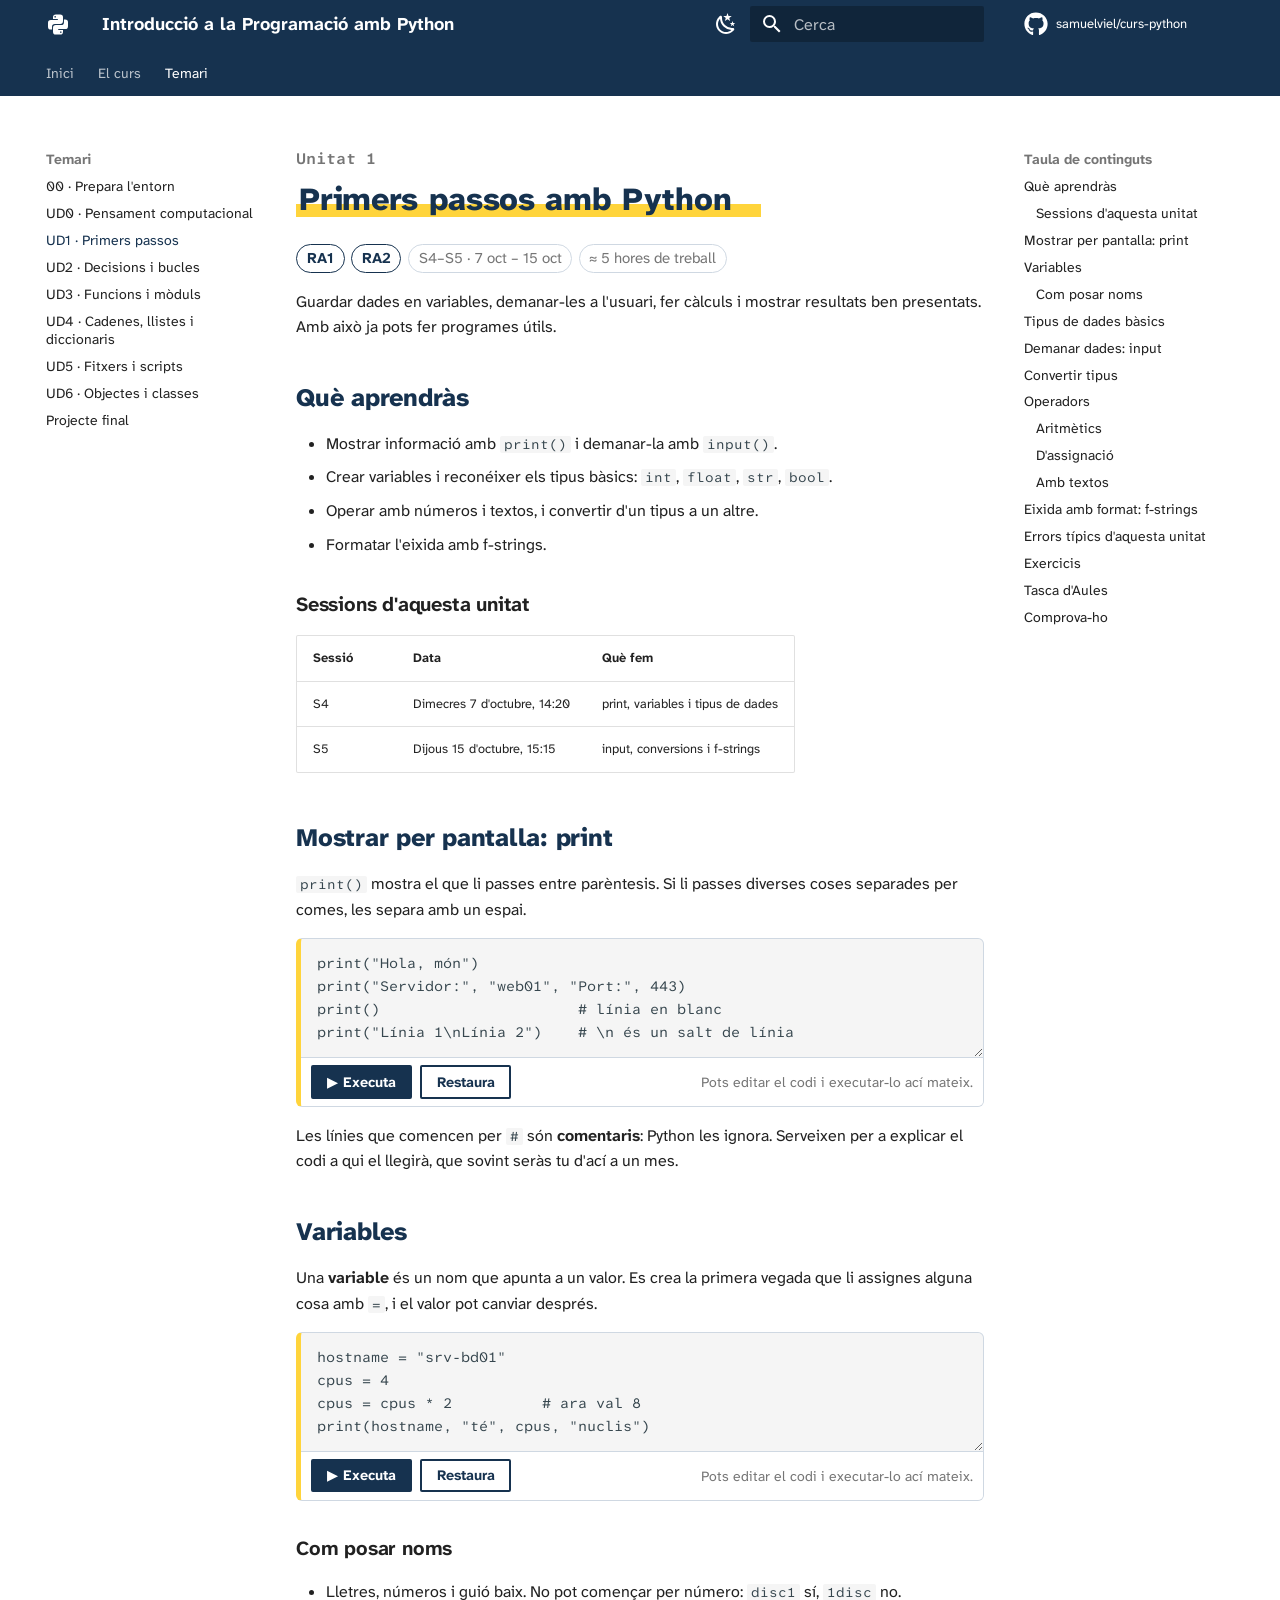
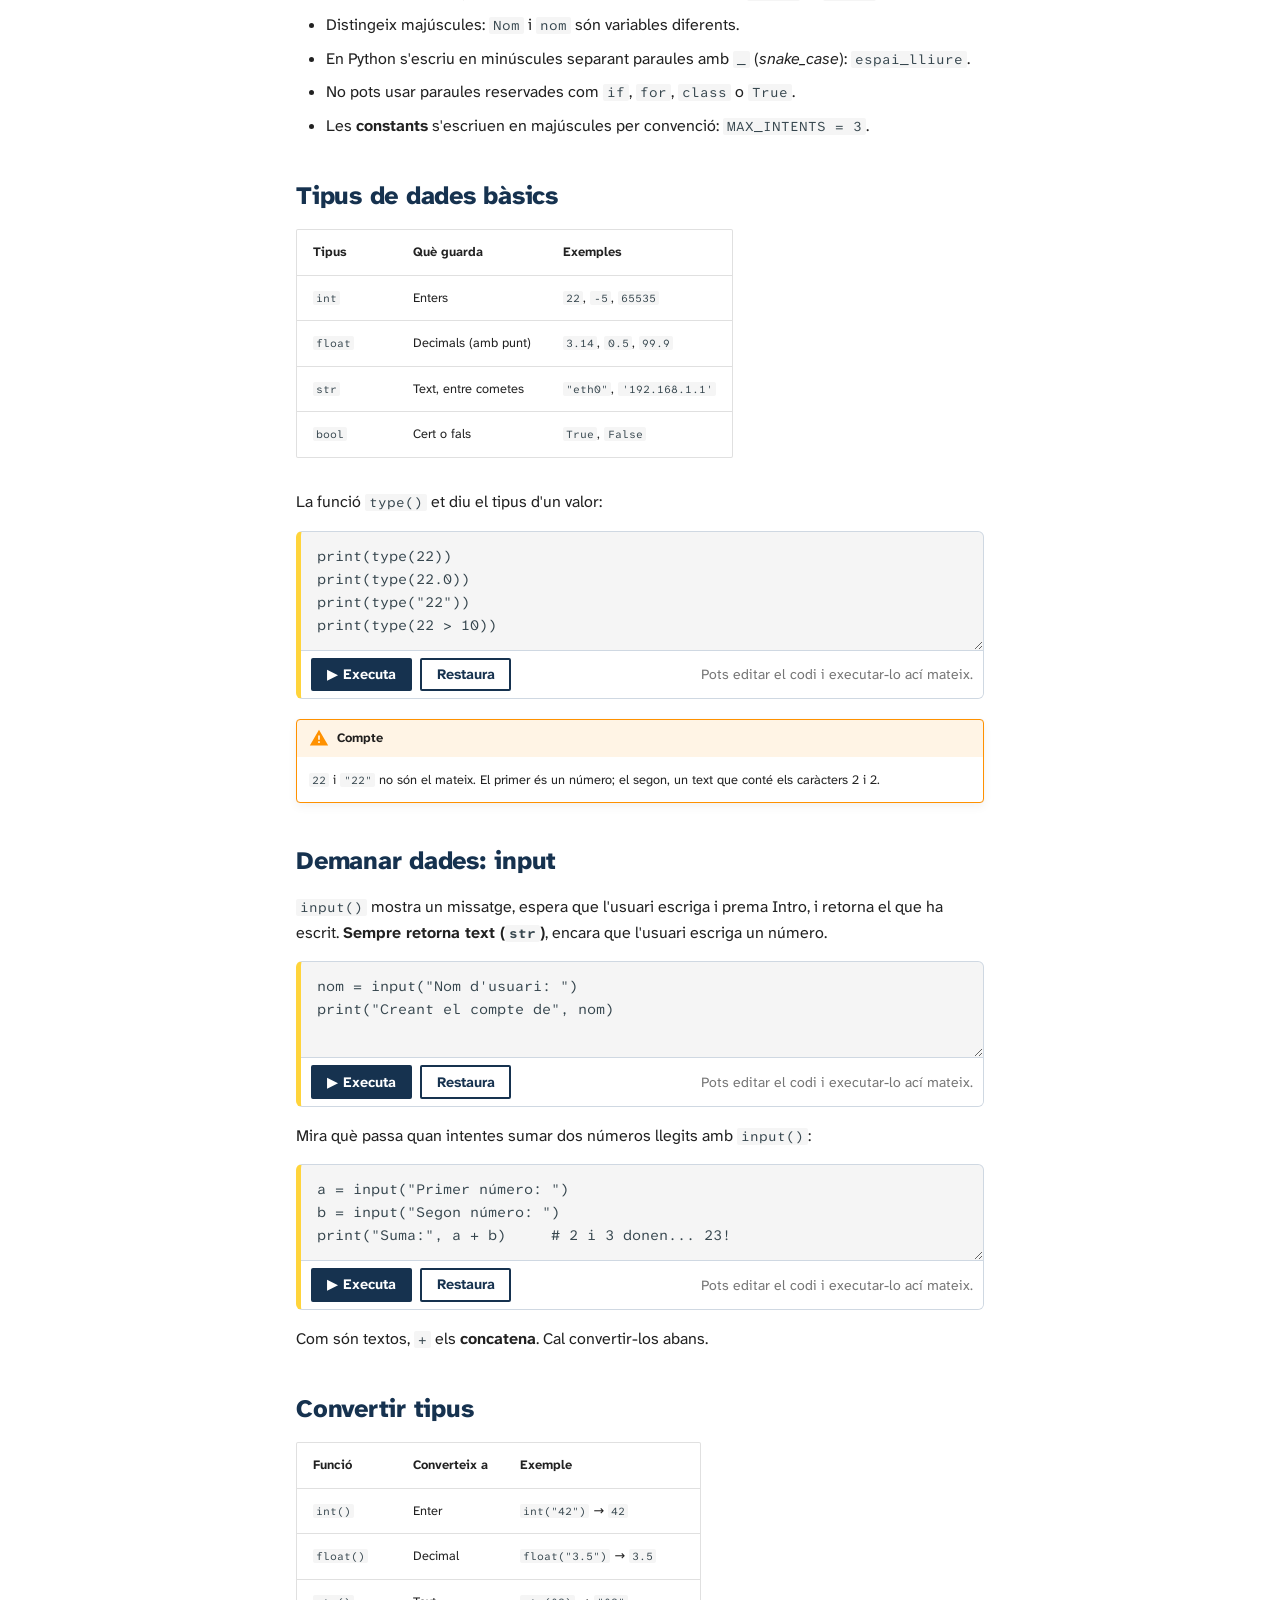
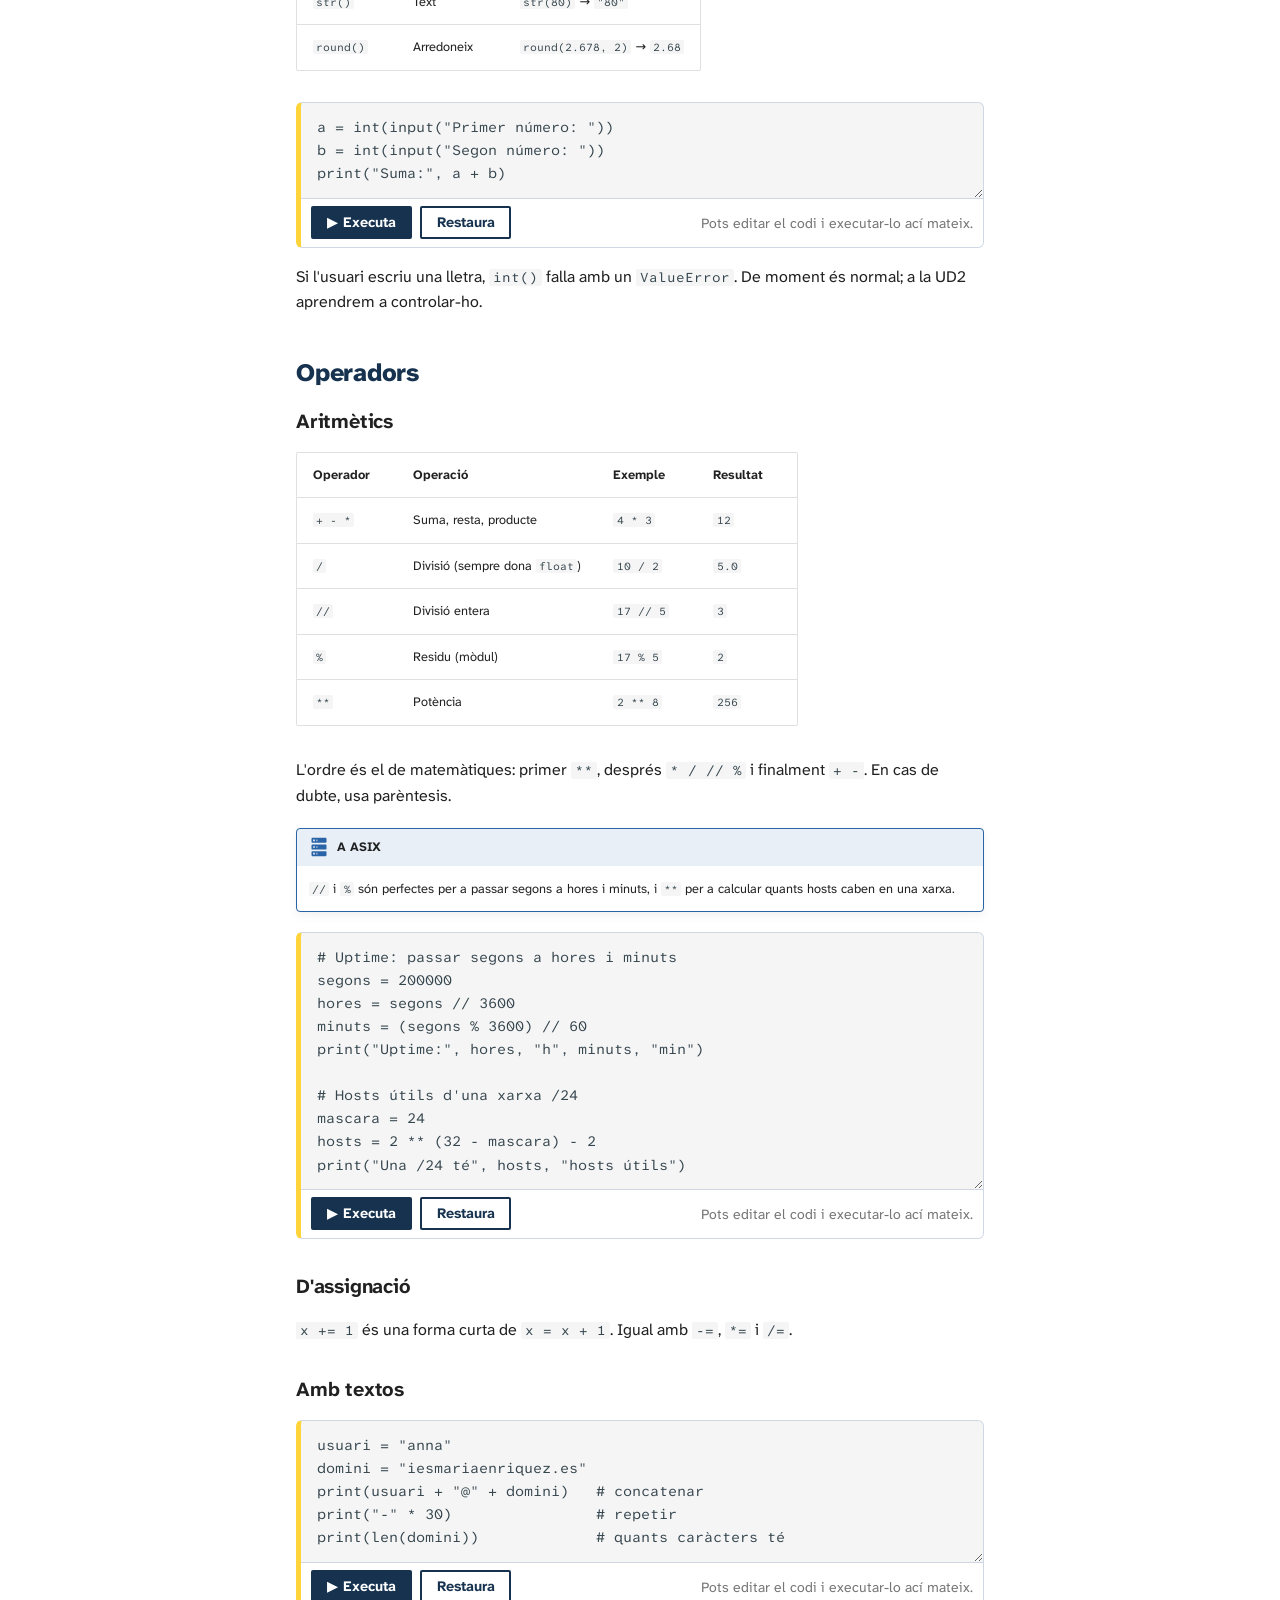
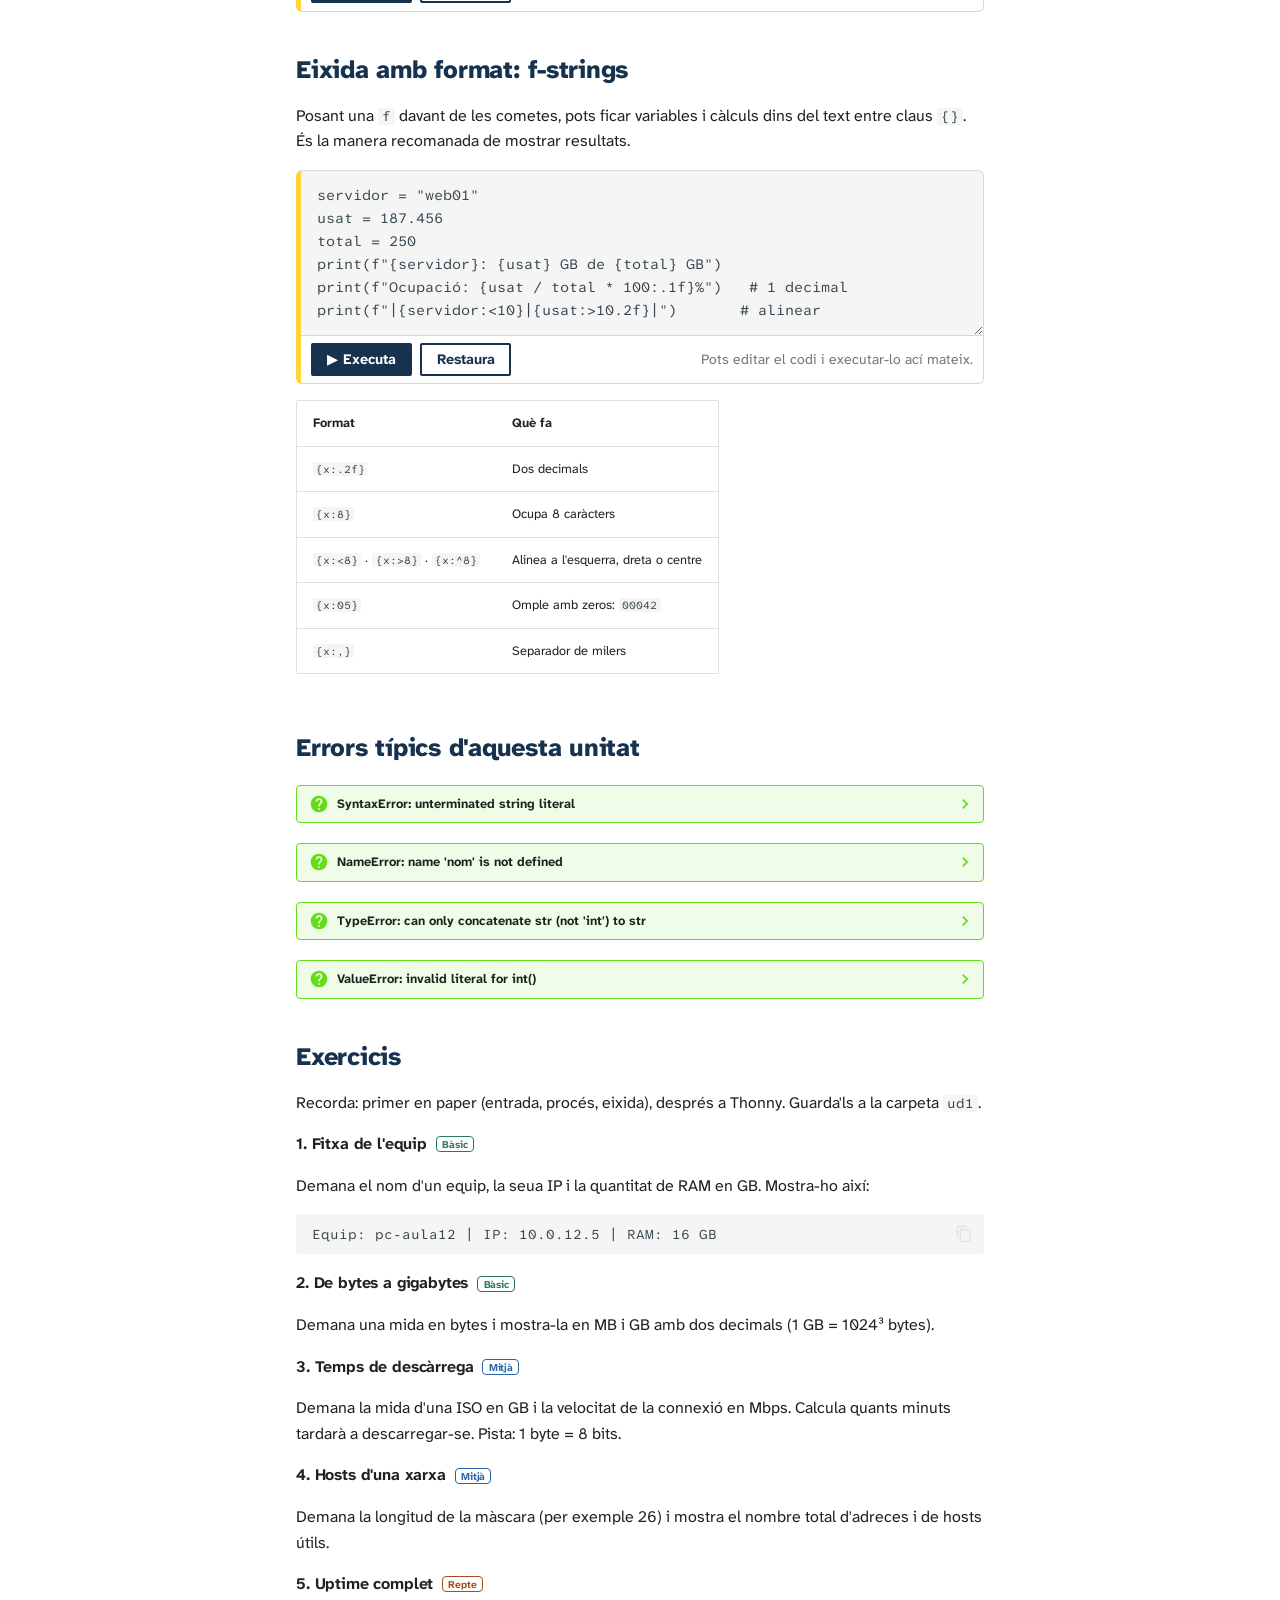
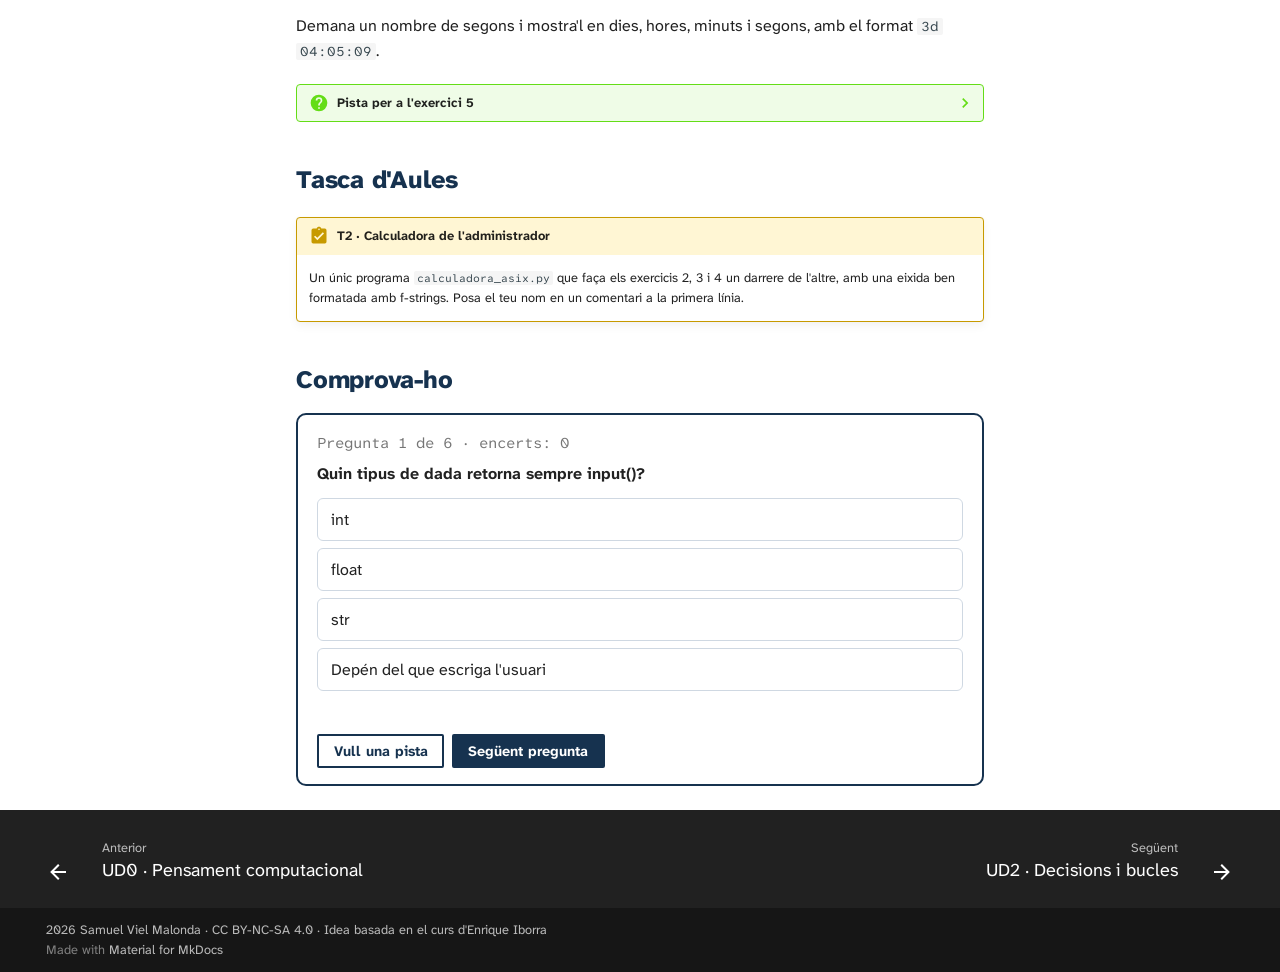
<file: unitats/ud1/index.html>
<!doctype html>
<html lang="ca" class="no-js">
  <head>
    
      <meta charset="utf-8">
      <meta name="viewport" content="width=device-width,initial-scale=1">
      
        <meta name="description" content="Optativa de 2n d'ASIX/DAW semipresencial · IES Maria Enríquez (Gandia) · Curs 2026-2027">
      
      
        <meta name="author" content="Samuel Viel Malonda">
      
      
        <link rel="canonical" href="https://samuelviel.github.io/curs-python/unitats/ud1/">
      
      
        <link rel="prev" href="../ud0/">
      
      
        <link rel="next" href="../ud2/">
      
      
        
      
      
      <link rel="icon" href="../../assets/favicon.svg">
      <meta name="generator" content="mkdocs-1.6.1, mkdocs-material-9.7.7">
    
    
      
        <title>Primers passos amb Python - Introducció a la Programació amb Python</title>
      
    
    
      <link rel="stylesheet" href="../../assets/stylesheets/main.ec1eaa64.min.css">
      
        
        <link rel="stylesheet" href="../../assets/stylesheets/palette.ab4e12ef.min.css">
      
      


    
    
      
    
    
      
    
    
      <link rel="stylesheet" href="../../assets/css/curs.css">
    
    <script>__md_scope=new URL("../..",location),__md_hash=e=>[...e].reduce(((e,_)=>(e<<5)-e+_.charCodeAt(0)),0),__md_get=(e,_=localStorage,t=__md_scope)=>JSON.parse(_.getItem(t.pathname+"."+e)),__md_set=(e,_,t=localStorage,a=__md_scope)=>{try{t.setItem(a.pathname+"."+e,JSON.stringify(_))}catch(e){}}</script>
    
      

    
    
  </head>
  
  
    
    
      
    
    
    
    
    <body dir="ltr" data-md-color-scheme="default" data-md-color-primary="custom" data-md-color-accent="custom">
  
    
    <input class="md-toggle" data-md-toggle="drawer" type="checkbox" id="__drawer" autocomplete="off">
    <input class="md-toggle" data-md-toggle="search" type="checkbox" id="__search" autocomplete="off">
    <label class="md-overlay" for="__drawer"></label>
    <div data-md-component="skip">
      
        
        <a href="#primers-passos-amb-python" class="md-skip">
          Salta el contingut
        </a>
      
    </div>
    <div data-md-component="announce">
      
    </div>
    
    
      

<header class="md-header" data-md-component="header">
  <nav class="md-header__inner md-grid" aria-label="Capçalera">
    <a href="../.." title="Introducció a la Programació amb Python" class="md-header__button md-logo" aria-label="Introducció a la Programació amb Python" data-md-component="logo">
      
  
  <svg xmlns="http://www.w3.org/2000/svg" viewBox="0 0 24 24"><path d="M19.14 7.5A2.86 2.86 0 0 1 22 10.36v3.78A2.86 2.86 0 0 1 19.14 17H12c0 .39.32.96.71.96H17v1.68a2.86 2.86 0 0 1-2.86 2.86H9.86A2.86 2.86 0 0 1 7 19.64v-3.75a2.85 2.85 0 0 1 2.86-2.85h5.25a2.85 2.85 0 0 0 2.85-2.86V7.5zm-4.28 11.79c-.4 0-.72.3-.72.89s.32.71.72.71a.71.71 0 0 0 .71-.71c0-.59-.32-.89-.71-.89m-10-1.79A2.86 2.86 0 0 1 2 14.64v-3.78A2.86 2.86 0 0 1 4.86 8H12c0-.39-.32-.96-.71-.96H7V5.36A2.86 2.86 0 0 1 9.86 2.5h4.28A2.86 2.86 0 0 1 17 5.36v3.75a2.85 2.85 0 0 1-2.86 2.85H8.89a2.85 2.85 0 0 0-2.85 2.86v2.68zM9.14 5.71c.4 0 .72-.3.72-.89s-.32-.71-.72-.71c-.39 0-.71.12-.71.71s.32.89.71.89"/></svg>

    </a>
    <label class="md-header__button md-icon" for="__drawer">
      
      <svg xmlns="http://www.w3.org/2000/svg" viewBox="0 0 24 24"><path d="M3 6h18v2H3zm0 5h18v2H3zm0 5h18v2H3z"/></svg>
    </label>
    <div class="md-header__title" data-md-component="header-title">
      <div class="md-header__ellipsis">
        <div class="md-header__topic">
          <span class="md-ellipsis">
            Introducció a la Programació amb Python
          </span>
        </div>
        <div class="md-header__topic" data-md-component="header-topic">
          <span class="md-ellipsis">
            
              Primers passos amb Python
            
          </span>
        </div>
      </div>
    </div>
    
      
        <form class="md-header__option" data-md-component="palette">
  
    
    
    
    <input class="md-option" data-md-color-media="(prefers-color-scheme: light)" data-md-color-scheme="default" data-md-color-primary="custom" data-md-color-accent="custom"  aria-label="Canvia a mode fosc"  type="radio" name="__palette" id="__palette_0">
    
      <label class="md-header__button md-icon" title="Canvia a mode fosc" for="__palette_1" hidden>
        <svg xmlns="http://www.w3.org/2000/svg" viewBox="0 0 24 24"><path d="m17.75 4.09-2.53 1.94.91 3.06-2.63-1.81-2.63 1.81.91-3.06-2.53-1.94L12.44 4l1.06-3 1.06 3zm3.5 6.91-1.64 1.25.59 1.98-1.7-1.17-1.7 1.17.59-1.98L15.75 11l2.06-.05L18.5 9l.69 1.95zm-2.28 4.95c.83-.08 1.72 1.1 1.19 1.85-.32.45-.66.87-1.08 1.27C15.17 23 8.84 23 4.94 19.07c-3.91-3.9-3.91-10.24 0-14.14.4-.4.82-.76 1.27-1.08.75-.53 1.93.36 1.85 1.19-.27 2.86.69 5.83 2.89 8.02a9.96 9.96 0 0 0 8.02 2.89m-1.64 2.02a12.08 12.08 0 0 1-7.8-3.47c-2.17-2.19-3.33-5-3.49-7.82-2.81 3.14-2.7 7.96.31 10.98 3.02 3.01 7.84 3.12 10.98.31"/></svg>
      </label>
    
  
    
    
    
    <input class="md-option" data-md-color-media="(prefers-color-scheme: dark)" data-md-color-scheme="slate" data-md-color-primary="custom" data-md-color-accent="custom"  aria-label="Canvia a mode clar"  type="radio" name="__palette" id="__palette_1">
    
      <label class="md-header__button md-icon" title="Canvia a mode clar" for="__palette_0" hidden>
        <svg xmlns="http://www.w3.org/2000/svg" viewBox="0 0 24 24"><path d="M12 7a5 5 0 0 1 5 5 5 5 0 0 1-5 5 5 5 0 0 1-5-5 5 5 0 0 1 5-5m0 2a3 3 0 0 0-3 3 3 3 0 0 0 3 3 3 3 0 0 0 3-3 3 3 0 0 0-3-3m0-7 2.39 3.42C13.65 5.15 12.84 5 12 5s-1.65.15-2.39.42zM3.34 7l4.16-.35A7.2 7.2 0 0 0 5.94 8.5c-.44.74-.69 1.5-.83 2.29zm.02 10 1.76-3.77a7.131 7.131 0 0 0 2.38 4.14zM20.65 7l-1.77 3.79a7.02 7.02 0 0 0-2.38-4.15zm-.01 10-4.14.36c.59-.51 1.12-1.14 1.54-1.86.42-.73.69-1.5.83-2.29zM12 22l-2.41-3.44c.74.27 1.55.44 2.41.44.82 0 1.63-.17 2.37-.44z"/></svg>
      </label>
    
  
</form>
      
    
    
      <script>var palette=__md_get("__palette");if(palette&&palette.color){if("(prefers-color-scheme)"===palette.color.media){var media=matchMedia("(prefers-color-scheme: light)"),input=document.querySelector(media.matches?"[data-md-color-media='(prefers-color-scheme: light)']":"[data-md-color-media='(prefers-color-scheme: dark)']");palette.color.media=input.getAttribute("data-md-color-media"),palette.color.scheme=input.getAttribute("data-md-color-scheme"),palette.color.primary=input.getAttribute("data-md-color-primary"),palette.color.accent=input.getAttribute("data-md-color-accent")}for(var[key,value]of Object.entries(palette.color))document.body.setAttribute("data-md-color-"+key,value)}</script>
    
    
    
      
      
        <label class="md-header__button md-icon" for="__search">
          
          <svg xmlns="http://www.w3.org/2000/svg" viewBox="0 0 24 24"><path d="M9.5 3A6.5 6.5 0 0 1 16 9.5c0 1.61-.59 3.09-1.56 4.23l.27.27h.79l5 5-1.5 1.5-5-5v-.79l-.27-.27A6.52 6.52 0 0 1 9.5 16 6.5 6.5 0 0 1 3 9.5 6.5 6.5 0 0 1 9.5 3m0 2C7 5 5 7 5 9.5S7 14 9.5 14 14 12 14 9.5 12 5 9.5 5"/></svg>
        </label>
        <div class="md-search" data-md-component="search" role="dialog">
  <label class="md-search__overlay" for="__search"></label>
  <div class="md-search__inner" role="search">
    <form class="md-search__form" name="search">
      <input type="text" class="md-search__input" name="query" aria-label="Cerca" placeholder="Cerca" autocapitalize="off" autocorrect="off" autocomplete="off" spellcheck="false" data-md-component="search-query" required>
      <label class="md-search__icon md-icon" for="__search">
        
        <svg xmlns="http://www.w3.org/2000/svg" viewBox="0 0 24 24"><path d="M9.5 3A6.5 6.5 0 0 1 16 9.5c0 1.61-.59 3.09-1.56 4.23l.27.27h.79l5 5-1.5 1.5-5-5v-.79l-.27-.27A6.52 6.52 0 0 1 9.5 16 6.5 6.5 0 0 1 3 9.5 6.5 6.5 0 0 1 9.5 3m0 2C7 5 5 7 5 9.5S7 14 9.5 14 14 12 14 9.5 12 5 9.5 5"/></svg>
        
        <svg xmlns="http://www.w3.org/2000/svg" viewBox="0 0 24 24"><path d="M20 11v2H8l5.5 5.5-1.42 1.42L4.16 12l7.92-7.92L13.5 5.5 8 11z"/></svg>
      </label>
      <nav class="md-search__options" aria-label="Cerca">
        
        <button type="reset" class="md-search__icon md-icon" title="Neteja" aria-label="Neteja" tabindex="-1">
          
          <svg xmlns="http://www.w3.org/2000/svg" viewBox="0 0 24 24"><path d="M19 6.41 17.59 5 12 10.59 6.41 5 5 6.41 10.59 12 5 17.59 6.41 19 12 13.41 17.59 19 19 17.59 13.41 12z"/></svg>
        </button>
      </nav>
      
        <div class="md-search__suggest" data-md-component="search-suggest"></div>
      
    </form>
    <div class="md-search__output">
      <div class="md-search__scrollwrap" tabindex="0" data-md-scrollfix>
        <div class="md-search-result" data-md-component="search-result">
          <div class="md-search-result__meta">
            Inicialitzant cerca
          </div>
          <ol class="md-search-result__list" role="presentation"></ol>
        </div>
      </div>
    </div>
  </div>
</div>
      
    
    
      <div class="md-header__source">
        <a href="https://github.com/samuelviel/curs-python" title="Ves al repositori" class="md-source" data-md-component="source">
  <div class="md-source__icon md-icon">
    
    <svg xmlns="http://www.w3.org/2000/svg" viewBox="0 0 512 512"><!--! Font Awesome Free 7.1.0 by @fontawesome - https://fontawesome.com License - https://fontawesome.com/license/free (Icons: CC BY 4.0, Fonts: SIL OFL 1.1, Code: MIT License) Copyright 2025 Fonticons, Inc.--><path d="M173.9 397.4c0 2-2.3 3.6-5.2 3.6-3.3.3-5.6-1.3-5.6-3.6 0-2 2.3-3.6 5.2-3.6 3-.3 5.6 1.3 5.6 3.6m-31.1-4.5c-.7 2 1.3 4.3 4.3 4.9 2.6 1 5.6 0 6.2-2s-1.3-4.3-4.3-5.2c-2.6-.7-5.5.3-6.2 2.3m44.2-1.7c-2.9.7-4.9 2.6-4.6 4.9.3 2 2.9 3.3 5.9 2.6 2.9-.7 4.9-2.6 4.6-4.6-.3-1.9-3-3.2-5.9-2.9M252.8 8C114.1 8 8 113.3 8 252c0 110.9 69.8 205.8 169.5 239.2 12.8 2.3 17.3-5.6 17.3-12.1 0-6.2-.3-40.4-.3-61.4 0 0-70 15-84.7-29.8 0 0-11.4-29.1-27.8-36.6 0 0-22.9-15.7 1.6-15.4 0 0 24.9 2 38.6 25.8 21.9 38.6 58.6 27.5 72.9 20.9 2.3-16 8.8-27.1 16-33.7-55.9-6.2-112.3-14.3-112.3-110.5 0-27.5 7.6-41.3 23.6-58.9-2.6-6.5-11.1-33.3 2.6-67.9 20.9-6.5 69 27 69 27 20-5.6 41.5-8.5 62.8-8.5s42.8 2.9 62.8 8.5c0 0 48.1-33.6 69-27 13.7 34.7 5.2 61.4 2.6 67.9 16 17.7 25.8 31.5 25.8 58.9 0 96.5-58.9 104.2-114.8 110.5 9.2 7.9 17 22.9 17 46.4 0 33.7-.3 75.4-.3 83.6 0 6.5 4.6 14.4 17.3 12.1C436.2 457.8 504 362.9 504 252 504 113.3 391.5 8 252.8 8M105.2 352.9c-1.3 1-1 3.3.7 5.2 1.6 1.6 3.9 2.3 5.2 1 1.3-1 1-3.3-.7-5.2-1.6-1.6-3.9-2.3-5.2-1m-10.8-8.1c-.7 1.3.3 2.9 2.3 3.9 1.6 1 3.6.7 4.3-.7.7-1.3-.3-2.9-2.3-3.9-2-.6-3.6-.3-4.3.7m32.4 35.6c-1.6 1.3-1 4.3 1.3 6.2 2.3 2.3 5.2 2.6 6.5 1 1.3-1.3.7-4.3-1.3-6.2-2.2-2.3-5.2-2.6-6.5-1m-11.4-14.7c-1.6 1-1.6 3.6 0 5.9s4.3 3.3 5.6 2.3c1.6-1.3 1.6-3.9 0-6.2-1.4-2.3-4-3.3-5.6-2"/></svg>
  </div>
  <div class="md-source__repository">
    samuelviel/curs-python
  </div>
</a>
      </div>
    
  </nav>
  
</header>
    
    <div class="md-container" data-md-component="container">
      
      
        
          
            
<nav class="md-tabs" aria-label="Pestanyes" data-md-component="tabs">
  <div class="md-grid">
    <ul class="md-tabs__list">
      
        
  
  
  
  
    <li class="md-tabs__item">
      <a href="../.." class="md-tabs__link">
        
  
  
    
  
  Inici

      </a>
    </li>
  

      
        
  
  
  
  
    
    
      <li class="md-tabs__item">
        <a href="../../guia/" class="md-tabs__link">
          
  
  
    
  
  El curs

        </a>
      </li>
    
  

      
        
  
  
  
    
  
  
    
    
      <li class="md-tabs__item md-tabs__item--active">
        <a href="../entorn/" class="md-tabs__link">
          
  
  
    
  
  Temari

        </a>
      </li>
    
  

      
    </ul>
  </div>
</nav>
          
        
      
      <main class="md-main" data-md-component="main">
        <div class="md-main__inner md-grid">
          
            
              
              <div class="md-sidebar md-sidebar--primary" data-md-component="sidebar" data-md-type="navigation" >
                <div class="md-sidebar__scrollwrap">
                  <div class="md-sidebar__inner">
                    


  


<nav class="md-nav md-nav--primary md-nav--lifted" aria-label="Navegació" data-md-level="0">
  <label class="md-nav__title" for="__drawer">
    <a href="../.." title="Introducció a la Programació amb Python" class="md-nav__button md-logo" aria-label="Introducció a la Programació amb Python" data-md-component="logo">
      
  
  <svg xmlns="http://www.w3.org/2000/svg" viewBox="0 0 24 24"><path d="M19.14 7.5A2.86 2.86 0 0 1 22 10.36v3.78A2.86 2.86 0 0 1 19.14 17H12c0 .39.32.96.71.96H17v1.68a2.86 2.86 0 0 1-2.86 2.86H9.86A2.86 2.86 0 0 1 7 19.64v-3.75a2.85 2.85 0 0 1 2.86-2.85h5.25a2.85 2.85 0 0 0 2.85-2.86V7.5zm-4.28 11.79c-.4 0-.72.3-.72.89s.32.71.72.71a.71.71 0 0 0 .71-.71c0-.59-.32-.89-.71-.89m-10-1.79A2.86 2.86 0 0 1 2 14.64v-3.78A2.86 2.86 0 0 1 4.86 8H12c0-.39-.32-.96-.71-.96H7V5.36A2.86 2.86 0 0 1 9.86 2.5h4.28A2.86 2.86 0 0 1 17 5.36v3.75a2.85 2.85 0 0 1-2.86 2.85H8.89a2.85 2.85 0 0 0-2.85 2.86v2.68zM9.14 5.71c.4 0 .72-.3.72-.89s-.32-.71-.72-.71c-.39 0-.71.12-.71.71s.32.89.71.89"/></svg>

    </a>
    Introducció a la Programació amb Python
  </label>
  
    <div class="md-nav__source">
      <a href="https://github.com/samuelviel/curs-python" title="Ves al repositori" class="md-source" data-md-component="source">
  <div class="md-source__icon md-icon">
    
    <svg xmlns="http://www.w3.org/2000/svg" viewBox="0 0 512 512"><!--! Font Awesome Free 7.1.0 by @fontawesome - https://fontawesome.com License - https://fontawesome.com/license/free (Icons: CC BY 4.0, Fonts: SIL OFL 1.1, Code: MIT License) Copyright 2025 Fonticons, Inc.--><path d="M173.9 397.4c0 2-2.3 3.6-5.2 3.6-3.3.3-5.6-1.3-5.6-3.6 0-2 2.3-3.6 5.2-3.6 3-.3 5.6 1.3 5.6 3.6m-31.1-4.5c-.7 2 1.3 4.3 4.3 4.9 2.6 1 5.6 0 6.2-2s-1.3-4.3-4.3-5.2c-2.6-.7-5.5.3-6.2 2.3m44.2-1.7c-2.9.7-4.9 2.6-4.6 4.9.3 2 2.9 3.3 5.9 2.6 2.9-.7 4.9-2.6 4.6-4.6-.3-1.9-3-3.2-5.9-2.9M252.8 8C114.1 8 8 113.3 8 252c0 110.9 69.8 205.8 169.5 239.2 12.8 2.3 17.3-5.6 17.3-12.1 0-6.2-.3-40.4-.3-61.4 0 0-70 15-84.7-29.8 0 0-11.4-29.1-27.8-36.6 0 0-22.9-15.7 1.6-15.4 0 0 24.9 2 38.6 25.8 21.9 38.6 58.6 27.5 72.9 20.9 2.3-16 8.8-27.1 16-33.7-55.9-6.2-112.3-14.3-112.3-110.5 0-27.5 7.6-41.3 23.6-58.9-2.6-6.5-11.1-33.3 2.6-67.9 20.9-6.5 69 27 69 27 20-5.6 41.5-8.5 62.8-8.5s42.8 2.9 62.8 8.5c0 0 48.1-33.6 69-27 13.7 34.7 5.2 61.4 2.6 67.9 16 17.7 25.8 31.5 25.8 58.9 0 96.5-58.9 104.2-114.8 110.5 9.2 7.9 17 22.9 17 46.4 0 33.7-.3 75.4-.3 83.6 0 6.5 4.6 14.4 17.3 12.1C436.2 457.8 504 362.9 504 252 504 113.3 391.5 8 252.8 8M105.2 352.9c-1.3 1-1 3.3.7 5.2 1.6 1.6 3.9 2.3 5.2 1 1.3-1 1-3.3-.7-5.2-1.6-1.6-3.9-2.3-5.2-1m-10.8-8.1c-.7 1.3.3 2.9 2.3 3.9 1.6 1 3.6.7 4.3-.7.7-1.3-.3-2.9-2.3-3.9-2-.6-3.6-.3-4.3.7m32.4 35.6c-1.6 1.3-1 4.3 1.3 6.2 2.3 2.3 5.2 2.6 6.5 1 1.3-1.3.7-4.3-1.3-6.2-2.2-2.3-5.2-2.6-6.5-1m-11.4-14.7c-1.6 1-1.6 3.6 0 5.9s4.3 3.3 5.6 2.3c1.6-1.3 1.6-3.9 0-6.2-1.4-2.3-4-3.3-5.6-2"/></svg>
  </div>
  <div class="md-source__repository">
    samuelviel/curs-python
  </div>
</a>
    </div>
  
  <ul class="md-nav__list" data-md-scrollfix>
    
      
      
  
  
  
  
    <li class="md-nav__item">
      <a href="../.." class="md-nav__link">
        
  
  
  <span class="md-ellipsis">
    
  
    Inici
  

    
  </span>
  
  

      </a>
    </li>
  

    
      
      
  
  
  
  
    
    
      
        
      
        
      
        
      
    
    
    
      
      
        
      
    
    
    <li class="md-nav__item md-nav__item--nested">
      
        
        
        <input class="md-nav__toggle md-toggle " type="checkbox" id="__nav_2" >
        
          
          <label class="md-nav__link" for="__nav_2" id="__nav_2_label" tabindex="0">
            
  
  
  <span class="md-ellipsis">
    
  
    El curs
  

    
  </span>
  
  

            <span class="md-nav__icon md-icon"></span>
          </label>
        
        <nav class="md-nav" data-md-level="1" aria-labelledby="__nav_2_label" aria-expanded="false">
          <label class="md-nav__title" for="__nav_2">
            <span class="md-nav__icon md-icon"></span>
            
  
    El curs
  

          </label>
          <ul class="md-nav__list" data-md-scrollfix>
            
              
                
  
  
  
  
    <li class="md-nav__item">
      <a href="../../guia/" class="md-nav__link">
        
  
  
  <span class="md-ellipsis">
    
  
    Com funciona
  

    
  </span>
  
  

      </a>
    </li>
  

              
            
              
                
  
  
  
  
    <li class="md-nav__item">
      <a href="../../calendari/" class="md-nav__link">
        
  
  
  <span class="md-ellipsis">
    
  
    Calendari
  

    
  </span>
  
  

      </a>
    </li>
  

              
            
              
                
  
  
  
  
    <li class="md-nav__item">
      <a href="../../recursos/" class="md-nav__link">
        
  
  
  <span class="md-ellipsis">
    
  
    Recursos
  

    
  </span>
  
  

      </a>
    </li>
  

              
            
          </ul>
        </nav>
      
    </li>
  

    
      
      
  
  
    
  
  
  
    
    
      
        
      
        
      
        
      
        
      
        
      
        
      
        
      
        
      
        
      
    
    
    
      
        
        
      
      
        
      
    
    
    <li class="md-nav__item md-nav__item--active md-nav__item--section md-nav__item--nested">
      
        
        
        <input class="md-nav__toggle md-toggle " type="checkbox" id="__nav_3" checked>
        
          
          <label class="md-nav__link" for="__nav_3" id="__nav_3_label" tabindex="">
            
  
  
  <span class="md-ellipsis">
    
  
    Temari
  

    
  </span>
  
  

            <span class="md-nav__icon md-icon"></span>
          </label>
        
        <nav class="md-nav" data-md-level="1" aria-labelledby="__nav_3_label" aria-expanded="true">
          <label class="md-nav__title" for="__nav_3">
            <span class="md-nav__icon md-icon"></span>
            
  
    Temari
  

          </label>
          <ul class="md-nav__list" data-md-scrollfix>
            
              
                
  
  
  
  
    <li class="md-nav__item">
      <a href="../entorn/" class="md-nav__link">
        
  
  
  <span class="md-ellipsis">
    
  
    00 · Prepara l'entorn
  

    
  </span>
  
  

      </a>
    </li>
  

              
            
              
                
  
  
  
  
    <li class="md-nav__item">
      <a href="../ud0/" class="md-nav__link">
        
  
  
  <span class="md-ellipsis">
    
  
    UD0 · Pensament computacional
  

    
  </span>
  
  

      </a>
    </li>
  

              
            
              
                
  
  
    
  
  
  
    <li class="md-nav__item md-nav__item--active">
      
      <input class="md-nav__toggle md-toggle" type="checkbox" id="__toc">
      
      
        
      
      
        <label class="md-nav__link md-nav__link--active" for="__toc">
          
  
  
  <span class="md-ellipsis">
    
  
    UD1 · Primers passos
  

    
  </span>
  
  

          <span class="md-nav__icon md-icon"></span>
        </label>
      
      <a href="./" class="md-nav__link md-nav__link--active">
        
  
  
  <span class="md-ellipsis">
    
  
    UD1 · Primers passos
  

    
  </span>
  
  

      </a>
      
        

<nav class="md-nav md-nav--secondary" aria-label="Taula de continguts">
  
  
  
    
  
  
    <label class="md-nav__title" for="__toc">
      <span class="md-nav__icon md-icon"></span>
      Taula de continguts
    </label>
    <ul class="md-nav__list" data-md-component="toc" data-md-scrollfix>
      
        <li class="md-nav__item">
  <a href="#que-aprendras" class="md-nav__link">
    <span class="md-ellipsis">
      
        Què aprendràs
      
    </span>
  </a>
  
    <nav class="md-nav" aria-label="Què aprendràs">
      <ul class="md-nav__list">
        
          <li class="md-nav__item">
  <a href="#sessions-daquesta-unitat" class="md-nav__link">
    <span class="md-ellipsis">
      
        Sessions d'aquesta unitat
      
    </span>
  </a>
  
</li>
        
      </ul>
    </nav>
  
</li>
      
        <li class="md-nav__item">
  <a href="#mostrar-per-pantalla-print" class="md-nav__link">
    <span class="md-ellipsis">
      
        Mostrar per pantalla: print
      
    </span>
  </a>
  
</li>
      
        <li class="md-nav__item">
  <a href="#variables" class="md-nav__link">
    <span class="md-ellipsis">
      
        Variables
      
    </span>
  </a>
  
    <nav class="md-nav" aria-label="Variables">
      <ul class="md-nav__list">
        
          <li class="md-nav__item">
  <a href="#com-posar-noms" class="md-nav__link">
    <span class="md-ellipsis">
      
        Com posar noms
      
    </span>
  </a>
  
</li>
        
      </ul>
    </nav>
  
</li>
      
        <li class="md-nav__item">
  <a href="#tipus-de-dades-basics" class="md-nav__link">
    <span class="md-ellipsis">
      
        Tipus de dades bàsics
      
    </span>
  </a>
  
</li>
      
        <li class="md-nav__item">
  <a href="#demanar-dades-input" class="md-nav__link">
    <span class="md-ellipsis">
      
        Demanar dades: input
      
    </span>
  </a>
  
</li>
      
        <li class="md-nav__item">
  <a href="#convertir-tipus" class="md-nav__link">
    <span class="md-ellipsis">
      
        Convertir tipus
      
    </span>
  </a>
  
</li>
      
        <li class="md-nav__item">
  <a href="#operadors" class="md-nav__link">
    <span class="md-ellipsis">
      
        Operadors
      
    </span>
  </a>
  
    <nav class="md-nav" aria-label="Operadors">
      <ul class="md-nav__list">
        
          <li class="md-nav__item">
  <a href="#aritmetics" class="md-nav__link">
    <span class="md-ellipsis">
      
        Aritmètics
      
    </span>
  </a>
  
</li>
        
          <li class="md-nav__item">
  <a href="#dassignacio" class="md-nav__link">
    <span class="md-ellipsis">
      
        D'assignació
      
    </span>
  </a>
  
</li>
        
          <li class="md-nav__item">
  <a href="#amb-textos" class="md-nav__link">
    <span class="md-ellipsis">
      
        Amb textos
      
    </span>
  </a>
  
</li>
        
      </ul>
    </nav>
  
</li>
      
        <li class="md-nav__item">
  <a href="#eixida-amb-format-f-strings" class="md-nav__link">
    <span class="md-ellipsis">
      
        Eixida amb format: f-strings
      
    </span>
  </a>
  
</li>
      
        <li class="md-nav__item">
  <a href="#errors-tipics-daquesta-unitat" class="md-nav__link">
    <span class="md-ellipsis">
      
        Errors típics d'aquesta unitat
      
    </span>
  </a>
  
</li>
      
        <li class="md-nav__item">
  <a href="#exercicis" class="md-nav__link">
    <span class="md-ellipsis">
      
        Exercicis
      
    </span>
  </a>
  
</li>
      
        <li class="md-nav__item">
  <a href="#tasca-daules" class="md-nav__link">
    <span class="md-ellipsis">
      
        Tasca d'Aules
      
    </span>
  </a>
  
</li>
      
        <li class="md-nav__item">
  <a href="#comprova-ho" class="md-nav__link">
    <span class="md-ellipsis">
      
        Comprova-ho
      
    </span>
  </a>
  
</li>
      
    </ul>
  
</nav>
      
    </li>
  

              
            
              
                
  
  
  
  
    <li class="md-nav__item">
      <a href="../ud2/" class="md-nav__link">
        
  
  
  <span class="md-ellipsis">
    
  
    UD2 · Decisions i bucles
  

    
  </span>
  
  

      </a>
    </li>
  

              
            
              
                
  
  
  
  
    <li class="md-nav__item">
      <a href="../ud3/" class="md-nav__link">
        
  
  
  <span class="md-ellipsis">
    
  
    UD3 · Funcions i mòduls
  

    
  </span>
  
  

      </a>
    </li>
  

              
            
              
                
  
  
  
  
    <li class="md-nav__item">
      <a href="../ud4/" class="md-nav__link">
        
  
  
  <span class="md-ellipsis">
    
  
    UD4 · Cadenes, llistes i diccionaris
  

    
  </span>
  
  

      </a>
    </li>
  

              
            
              
                
  
  
  
  
    <li class="md-nav__item">
      <a href="../ud5/" class="md-nav__link">
        
  
  
  <span class="md-ellipsis">
    
  
    UD5 · Fitxers i scripts
  

    
  </span>
  
  

      </a>
    </li>
  

              
            
              
                
  
  
  
  
    <li class="md-nav__item">
      <a href="../ud6/" class="md-nav__link">
        
  
  
  <span class="md-ellipsis">
    
  
    UD6 · Objectes i classes
  

    
  </span>
  
  

      </a>
    </li>
  

              
            
              
                
  
  
  
  
    <li class="md-nav__item">
      <a href="../projecte/" class="md-nav__link">
        
  
  
  <span class="md-ellipsis">
    
  
    Projecte final
  

    
  </span>
  
  

      </a>
    </li>
  

              
            
          </ul>
        </nav>
      
    </li>
  

    
  </ul>
</nav>
                  </div>
                </div>
              </div>
            
            
              
              <div class="md-sidebar md-sidebar--secondary" data-md-component="sidebar" data-md-type="toc" >
                <div class="md-sidebar__scrollwrap">
                  <div class="md-sidebar__inner">
                    

<nav class="md-nav md-nav--secondary" aria-label="Taula de continguts">
  
  
  
    
  
  
    <label class="md-nav__title" for="__toc">
      <span class="md-nav__icon md-icon"></span>
      Taula de continguts
    </label>
    <ul class="md-nav__list" data-md-component="toc" data-md-scrollfix>
      
        <li class="md-nav__item">
  <a href="#que-aprendras" class="md-nav__link">
    <span class="md-ellipsis">
      
        Què aprendràs
      
    </span>
  </a>
  
    <nav class="md-nav" aria-label="Què aprendràs">
      <ul class="md-nav__list">
        
          <li class="md-nav__item">
  <a href="#sessions-daquesta-unitat" class="md-nav__link">
    <span class="md-ellipsis">
      
        Sessions d'aquesta unitat
      
    </span>
  </a>
  
</li>
        
      </ul>
    </nav>
  
</li>
      
        <li class="md-nav__item">
  <a href="#mostrar-per-pantalla-print" class="md-nav__link">
    <span class="md-ellipsis">
      
        Mostrar per pantalla: print
      
    </span>
  </a>
  
</li>
      
        <li class="md-nav__item">
  <a href="#variables" class="md-nav__link">
    <span class="md-ellipsis">
      
        Variables
      
    </span>
  </a>
  
    <nav class="md-nav" aria-label="Variables">
      <ul class="md-nav__list">
        
          <li class="md-nav__item">
  <a href="#com-posar-noms" class="md-nav__link">
    <span class="md-ellipsis">
      
        Com posar noms
      
    </span>
  </a>
  
</li>
        
      </ul>
    </nav>
  
</li>
      
        <li class="md-nav__item">
  <a href="#tipus-de-dades-basics" class="md-nav__link">
    <span class="md-ellipsis">
      
        Tipus de dades bàsics
      
    </span>
  </a>
  
</li>
      
        <li class="md-nav__item">
  <a href="#demanar-dades-input" class="md-nav__link">
    <span class="md-ellipsis">
      
        Demanar dades: input
      
    </span>
  </a>
  
</li>
      
        <li class="md-nav__item">
  <a href="#convertir-tipus" class="md-nav__link">
    <span class="md-ellipsis">
      
        Convertir tipus
      
    </span>
  </a>
  
</li>
      
        <li class="md-nav__item">
  <a href="#operadors" class="md-nav__link">
    <span class="md-ellipsis">
      
        Operadors
      
    </span>
  </a>
  
    <nav class="md-nav" aria-label="Operadors">
      <ul class="md-nav__list">
        
          <li class="md-nav__item">
  <a href="#aritmetics" class="md-nav__link">
    <span class="md-ellipsis">
      
        Aritmètics
      
    </span>
  </a>
  
</li>
        
          <li class="md-nav__item">
  <a href="#dassignacio" class="md-nav__link">
    <span class="md-ellipsis">
      
        D'assignació
      
    </span>
  </a>
  
</li>
        
          <li class="md-nav__item">
  <a href="#amb-textos" class="md-nav__link">
    <span class="md-ellipsis">
      
        Amb textos
      
    </span>
  </a>
  
</li>
        
      </ul>
    </nav>
  
</li>
      
        <li class="md-nav__item">
  <a href="#eixida-amb-format-f-strings" class="md-nav__link">
    <span class="md-ellipsis">
      
        Eixida amb format: f-strings
      
    </span>
  </a>
  
</li>
      
        <li class="md-nav__item">
  <a href="#errors-tipics-daquesta-unitat" class="md-nav__link">
    <span class="md-ellipsis">
      
        Errors típics d'aquesta unitat
      
    </span>
  </a>
  
</li>
      
        <li class="md-nav__item">
  <a href="#exercicis" class="md-nav__link">
    <span class="md-ellipsis">
      
        Exercicis
      
    </span>
  </a>
  
</li>
      
        <li class="md-nav__item">
  <a href="#tasca-daules" class="md-nav__link">
    <span class="md-ellipsis">
      
        Tasca d'Aules
      
    </span>
  </a>
  
</li>
      
        <li class="md-nav__item">
  <a href="#comprova-ho" class="md-nav__link">
    <span class="md-ellipsis">
      
        Comprova-ho
      
    </span>
  </a>
  
</li>
      
    </ul>
  
</nav>
                  </div>
                </div>
              </div>
            
          
          
            <div class="md-content" data-md-component="content">
              
              <article class="md-content__inner md-typeset">
                
                  


  
  


<p class="unit-num">Unitat 1</p>

<h1 id="primers-passos-amb-python">Primers passos amb Python<a class="headerlink" href="#primers-passos-amb-python" title="Permanent link">&para;</a></h1>
<p class="unit-meta"><span class="chip ra">RA1</span> <span class="chip ra">RA2</span> <span class="chip" data-unit-chip="ud1"></span> <span class="chip">≈ 5 hores de treball</span></p>

<p>Guardar dades en variables, demanar-les a l'usuari, fer càlculs i mostrar resultats ben presentats. Amb això ja pots fer programes útils.</p>
<h2 id="que-aprendras">Què aprendràs<a class="headerlink" href="#que-aprendras" title="Permanent link">&para;</a></h2>
<ul>
<li>Mostrar informació amb <code>print()</code> i demanar-la amb <code>input()</code>.</li>
<li>Crear variables i reconéixer els tipus bàsics: <code>int</code>, <code>float</code>, <code>str</code>, <code>bool</code>.</li>
<li>Operar amb números i textos, i convertir d'un tipus a un altre.</li>
<li>Formatar l'eixida amb f-strings.</li>
</ul>
<h3 id="sessions-daquesta-unitat">Sessions d'aquesta unitat<a class="headerlink" href="#sessions-daquesta-unitat" title="Permanent link">&para;</a></h3>
<div class="unit-sessions" data-unit-sessions="ud1" markdown="0"></div>

<h2 id="mostrar-per-pantalla-print">Mostrar per pantalla: print<a class="headerlink" href="#mostrar-per-pantalla-print" title="Permanent link">&para;</a></h2>
<p><code>print()</code> mostra el que li passes entre parèntesis. Si li passes diverses coses separades per comes, les separa amb un espai.</p>
<pre class="pyrun"><code>print("Hola, món")
print("Servidor:", "web01", "Port:", 443)
print()                      # línia en blanc
print("Línia 1\nLínia 2")    # \n és un salt de línia</code></pre>
<p>Les línies que comencen per <code>#</code> són <strong>comentaris</strong>: Python les ignora. Serveixen per a explicar el codi a qui el llegirà, que sovint seràs tu d'ací a un mes.</p>
<h2 id="variables">Variables<a class="headerlink" href="#variables" title="Permanent link">&para;</a></h2>
<p>Una <strong>variable</strong> és un nom que apunta a un valor. Es crea la primera vegada que li assignes alguna cosa amb <code>=</code>, i el valor pot canviar després.</p>
<pre class="pyrun"><code>hostname = "srv-bd01"
cpus = 4
cpus = cpus * 2          # ara val 8
print(hostname, "té", cpus, "nuclis")</code></pre>
<h3 id="com-posar-noms">Com posar noms<a class="headerlink" href="#com-posar-noms" title="Permanent link">&para;</a></h3>
<ul>
<li>Lletres, números i guió baix. No pot començar per número: <code>disc1</code> sí, <code>1disc</code> no.</li>
<li>Distingeix majúscules: <code>Nom</code> i <code>nom</code> són variables diferents.</li>
<li>En Python s'escriu en minúscules separant paraules amb <code>_</code> (<em>snake_case</em>): <code>espai_lliure</code>.</li>
<li>No pots usar paraules reservades com <code>if</code>, <code>for</code>, <code>class</code> o <code>True</code>.</li>
<li>Les <strong>constants</strong> s'escriuen en majúscules per convenció: <code>MAX_INTENTS = 3</code>.</li>
</ul>
<h2 id="tipus-de-dades-basics">Tipus de dades bàsics<a class="headerlink" href="#tipus-de-dades-basics" title="Permanent link">&para;</a></h2>
<table>
<thead>
<tr>
<th>Tipus</th>
<th>Què guarda</th>
<th>Exemples</th>
</tr>
</thead>
<tbody>
<tr>
<td><code>int</code></td>
<td>Enters</td>
<td><code>22</code>, <code>-5</code>, <code>65535</code></td>
</tr>
<tr>
<td><code>float</code></td>
<td>Decimals (amb punt)</td>
<td><code>3.14</code>, <code>0.5</code>, <code>99.9</code></td>
</tr>
<tr>
<td><code>str</code></td>
<td>Text, entre cometes</td>
<td><code>"eth0"</code>, <code>'192.168.1.1'</code></td>
</tr>
<tr>
<td><code>bool</code></td>
<td>Cert o fals</td>
<td><code>True</code>, <code>False</code></td>
</tr>
</tbody>
</table>
<p>La funció <code>type()</code> et diu el tipus d'un valor:</p>
<pre class="pyrun"><code>print(type(22))
print(type(22.0))
print(type("22"))
print(type(22 &gt; 10))</code></pre>
<div class="admonition warning">
<p class="admonition-title">Compte</p>
<p><code>22</code> i <code>"22"</code> no són el mateix. El primer és un número; el segon, un text que conté els caràcters 2 i 2.</p>
</div>
<h2 id="demanar-dades-input">Demanar dades: input<a class="headerlink" href="#demanar-dades-input" title="Permanent link">&para;</a></h2>
<p><code>input()</code> mostra un missatge, espera que l'usuari escriga i prema Intro, i retorna el que ha escrit. <strong>Sempre retorna text (<code>str</code>)</strong>, encara que l'usuari escriga un número.</p>
<pre class="pyrun"><code>nom = input("Nom d'usuari: ")
print("Creant el compte de", nom)</code></pre>
<p>Mira què passa quan intentes sumar dos números llegits amb <code>input()</code>:</p>
<pre class="pyrun"><code>a = input("Primer número: ")
b = input("Segon número: ")
print("Suma:", a + b)     # 2 i 3 donen... 23!</code></pre>
<p>Com són textos, <code>+</code> els <strong>concatena</strong>. Cal convertir-los abans.</p>
<h2 id="convertir-tipus">Convertir tipus<a class="headerlink" href="#convertir-tipus" title="Permanent link">&para;</a></h2>
<table>
<thead>
<tr>
<th>Funció</th>
<th>Converteix a</th>
<th>Exemple</th>
</tr>
</thead>
<tbody>
<tr>
<td><code>int()</code></td>
<td>Enter</td>
<td><code>int("42")</code> → <code>42</code></td>
</tr>
<tr>
<td><code>float()</code></td>
<td>Decimal</td>
<td><code>float("3.5")</code> → <code>3.5</code></td>
</tr>
<tr>
<td><code>str()</code></td>
<td>Text</td>
<td><code>str(80)</code> → <code>"80"</code></td>
</tr>
<tr>
<td><code>round()</code></td>
<td>Arredoneix</td>
<td><code>round(2.678, 2)</code> → <code>2.68</code></td>
</tr>
</tbody>
</table>
<pre class="pyrun"><code>a = int(input("Primer número: "))
b = int(input("Segon número: "))
print("Suma:", a + b)</code></pre>
<p>Si l'usuari escriu una lletra, <code>int()</code> falla amb un <code>ValueError</code>. De moment és normal; a la UD2 aprendrem a controlar-ho.</p>
<h2 id="operadors">Operadors<a class="headerlink" href="#operadors" title="Permanent link">&para;</a></h2>
<h3 id="aritmetics">Aritmètics<a class="headerlink" href="#aritmetics" title="Permanent link">&para;</a></h3>
<table>
<thead>
<tr>
<th>Operador</th>
<th>Operació</th>
<th>Exemple</th>
<th>Resultat</th>
</tr>
</thead>
<tbody>
<tr>
<td><code>+ - *</code></td>
<td>Suma, resta, producte</td>
<td><code>4 * 3</code></td>
<td><code>12</code></td>
</tr>
<tr>
<td><code>/</code></td>
<td>Divisió (sempre dona <code>float</code>)</td>
<td><code>10 / 2</code></td>
<td><code>5.0</code></td>
</tr>
<tr>
<td><code>//</code></td>
<td>Divisió entera</td>
<td><code>17 // 5</code></td>
<td><code>3</code></td>
</tr>
<tr>
<td><code>%</code></td>
<td>Residu (mòdul)</td>
<td><code>17 % 5</code></td>
<td><code>2</code></td>
</tr>
<tr>
<td><code>**</code></td>
<td>Potència</td>
<td><code>2 ** 8</code></td>
<td><code>256</code></td>
</tr>
</tbody>
</table>
<p>L'ordre és el de matemàtiques: primer <code>**</code>, després <code>* / // %</code> i finalment <code>+ -</code>. En cas de dubte, usa parèntesis.</p>
<div class="admonition asix">
<p class="admonition-title">A ASIX</p>
<p><code>//</code> i <code>%</code> són perfectes per a passar segons a hores i minuts, i <code>**</code> per a calcular quants hosts caben en una xarxa.</p>
</div>
<pre class="pyrun"><code># Uptime: passar segons a hores i minuts
segons = 200000
hores = segons // 3600
minuts = (segons % 3600) // 60
print("Uptime:", hores, "h", minuts, "min")

# Hosts útils d'una xarxa /24
mascara = 24
hosts = 2 ** (32 - mascara) - 2
print("Una /24 té", hosts, "hosts útils")</code></pre>
<h3 id="dassignacio">D'assignació<a class="headerlink" href="#dassignacio" title="Permanent link">&para;</a></h3>
<p><code>x += 1</code> és una forma curta de <code>x = x + 1</code>. Igual amb <code>-=</code>, <code>*=</code> i <code>/=</code>.</p>
<h3 id="amb-textos">Amb textos<a class="headerlink" href="#amb-textos" title="Permanent link">&para;</a></h3>
<pre class="pyrun"><code>usuari = "anna"
domini = "iesmariaenriquez.es"
print(usuari + "@" + domini)   # concatenar
print("-" * 30)                # repetir
print(len(domini))             # quants caràcters té</code></pre>
<h2 id="eixida-amb-format-f-strings">Eixida amb format: f-strings<a class="headerlink" href="#eixida-amb-format-f-strings" title="Permanent link">&para;</a></h2>
<p>Posant una <code>f</code> davant de les cometes, pots ficar variables i càlculs dins del text entre claus <code>{}</code>. És la manera recomanada de mostrar resultats.</p>
<pre class="pyrun"><code>servidor = "web01"
usat = 187.456
total = 250
print(f"{servidor}: {usat} GB de {total} GB")
print(f"Ocupació: {usat / total * 100:.1f}%")   # 1 decimal
print(f"|{servidor:&lt;10}|{usat:&gt;10.2f}|")       # alinear</code></pre>
<table>
<thead>
<tr>
<th>Format</th>
<th>Què fa</th>
</tr>
</thead>
<tbody>
<tr>
<td><code>{x:.2f}</code></td>
<td>Dos decimals</td>
</tr>
<tr>
<td><code>{x:8}</code></td>
<td>Ocupa 8 caràcters</td>
</tr>
<tr>
<td><code>{x:&lt;8}</code> · <code>{x:&gt;8}</code> · <code>{x:^8}</code></td>
<td>Alinea a l'esquerra, dreta o centre</td>
</tr>
<tr>
<td><code>{x:05}</code></td>
<td>Omple amb zeros: <code>00042</code></td>
</tr>
<tr>
<td><code>{x:,}</code></td>
<td>Separador de milers</td>
</tr>
</tbody>
</table>
<h2 id="errors-tipics-daquesta-unitat">Errors típics d'aquesta unitat<a class="headerlink" href="#errors-tipics-daquesta-unitat" title="Permanent link">&para;</a></h2>
<details class="question">
<summary>SyntaxError: unterminated string literal</summary>
<p>Has obert unes cometes i no les has tancat: <code>print("Hola)</code>.</p>
</details>
<details class="question">
<summary>NameError: name 'nom' is not defined</summary>
<p>Uses una variable que no existeix: l'has escrita malament o encara no li has donat valor.</p>
</details>
<details class="question">
<summary>TypeError: can only concatenate str (not 'int') to str</summary>
<p>Intentes sumar text i número: <code>"Port " + 22</code>. Usa una coma a <code>print</code>, una f-string o <code>str(22)</code>.</p>
</details>
<details class="question">
<summary>ValueError: invalid literal for int()</summary>
<p>Has fet <code>int()</code> d'un text que no és un número, per exemple <code>int("3.5")</code> o <code>int("tres")</code>.</p>
</details>
<h2 id="exercicis">Exercicis<a class="headerlink" href="#exercicis" title="Permanent link">&para;</a></h2>
<p>Recorda: primer en paper (entrada, procés, eixida), després a Thonny. Guarda'ls a la carpeta <code>ud1</code>.</p>
<h4 id="1-fitxa-de-lequip-basic">1. Fitxa de l'equip <span class="nivell n1">Bàsic</span><a class="headerlink" href="#1-fitxa-de-lequip-basic" title="Permanent link">&para;</a></h4>
<p>Demana el nom d'un equip, la seua IP i la quantitat de RAM en GB. Mostra-ho així:</p>
<div class="highlight"><pre><span></span><code><a id="__codelineno-0-1" name="__codelineno-0-1" href="#__codelineno-0-1"></a>Equip: pc-aula12 | IP: 10.0.12.5 | RAM: 16 GB
</code></pre></div>
<h4 id="2-de-bytes-a-gigabytes-basic">2. De bytes a gigabytes <span class="nivell n1">Bàsic</span><a class="headerlink" href="#2-de-bytes-a-gigabytes-basic" title="Permanent link">&para;</a></h4>
<p>Demana una mida en bytes i mostra-la en MB i GB amb dos decimals (1 GB = 1024³ bytes).</p>
<h4 id="3-temps-de-descarrega-mitja">3. Temps de descàrrega <span class="nivell n2">Mitjà</span><a class="headerlink" href="#3-temps-de-descarrega-mitja" title="Permanent link">&para;</a></h4>
<p>Demana la mida d'una ISO en GB i la velocitat de la connexió en Mbps. Calcula quants minuts tardarà a descarregar-se. Pista: 1 byte = 8 bits.</p>
<h4 id="4-hosts-duna-xarxa-mitja">4. Hosts d'una xarxa <span class="nivell n2">Mitjà</span><a class="headerlink" href="#4-hosts-duna-xarxa-mitja" title="Permanent link">&para;</a></h4>
<p>Demana la longitud de la màscara (per exemple 26) i mostra el nombre total d'adreces i de hosts útils.</p>
<h4 id="5-uptime-complet-repte">5. Uptime complet <span class="nivell n3">Repte</span><a class="headerlink" href="#5-uptime-complet-repte" title="Permanent link">&para;</a></h4>
<p>Demana un nombre de segons i mostra'l en dies, hores, minuts i segons, amb el format <code>3d 04:05:09</code>.</p>
<details class="question">
<summary>Pista per a l'exercici 5</summary>
<p>Un dia té 86400 segons. Usa <code>//</code> per a traure els dies i <code>%</code> per a quedar-te amb la resta. Repeteix amb hores i minuts. Per als zeros de davant, <code>{h:02}</code>.</p>
</details>
<h2 id="tasca-daules">Tasca d'Aules<a class="headerlink" href="#tasca-daules" title="Permanent link">&para;</a></h2>
<div class="admonition tasca">
<p class="admonition-title">T2 · Calculadora de l'administrador</p>
<p>Un únic programa <code>calculadora_asix.py</code> que faça els exercicis 2, 3 i 4 un darrere de l'altre, amb una eixida ben formatada amb f-strings. Posa el teu nom en un comentari a la primera línia.</p>
</div>
<h2 id="comprova-ho">Comprova-ho<a class="headerlink" href="#comprova-ho" title="Permanent link">&para;</a></h2>
<div class="quiz">[
 {
  "p": "Quin tipus de dada retorna sempre input()?",
  "o": [
   "int",
   "float",
   "str",
   "Depén del que escriga l'usuari"
  ],
  "c": 2,
  "e": "Sempre text. Si necessites un número, converteix-lo amb int() o float()."
 },
 {
  "p": "Quant val 17 % 5?",
  "o": [
   "3",
   "2",
   "3.4",
   "85"
  ],
  "c": 1,
  "pista": "És el residu de la divisió entera.",
  "e": "17 = 5·3 + 2, el residu és 2."
 },
 {
  "p": "Quin nom de variable és vàlid i segueix l'estil de Python?",
  "o": [
   "2usuaris",
   "espai lliure",
   "espaiLliure",
   "espai_lliure"
  ],
  "c": 3,
  "e": "snake_case: minúscules i guió baix."
 },
 {
  "p": "Què mostra print(f\"{3.14159:.2f}\")?",
  "o": [
   "3.14159",
   "3.14",
   "3.1",
   "3"
  ],
  "c": 1,
  "e": ".2f vol dir dos decimals."
 },
 {
  "p": "Quin és el resultat de 10 / 2?",
  "o": [
   "5",
   "5.0",
   "\"5\"",
   "Error"
  ],
  "c": 1,
  "e": "L'operador / sempre retorna un float."
 },
 {
  "p": "Què fa \"=\" * 5?",
  "o": [
   "Error",
   "=====",
   "5",
   "Compara amb 5"
  ],
  "c": 1,
  "e": "Multiplicar un text el repeteix."
 }
]</div>







  
  






                
              </article>
            </div>
          
          
<script>var target=document.getElementById(location.hash.slice(1));target&&target.name&&(target.checked=target.name.startsWith("__tabbed_"))</script>
        </div>
        
          <button type="button" class="md-top md-icon" data-md-component="top" hidden>
  
  <svg xmlns="http://www.w3.org/2000/svg" viewBox="0 0 24 24"><path d="M13 20h-2V8l-5.5 5.5-1.42-1.42L12 4.16l7.92 7.92-1.42 1.42L13 8z"/></svg>
  Torna a l'inici
</button>
        
      </main>
      
        <footer class="md-footer">
  
    
      
      <nav class="md-footer__inner md-grid" aria-label="Peu de pàgina" >
        
          
          <a href="../ud0/" class="md-footer__link md-footer__link--prev" aria-label="Anterior: UD0 · Pensament computacional">
            <div class="md-footer__button md-icon">
              
              <svg xmlns="http://www.w3.org/2000/svg" viewBox="0 0 24 24"><path d="M20 11v2H8l5.5 5.5-1.42 1.42L4.16 12l7.92-7.92L13.5 5.5 8 11z"/></svg>
            </div>
            <div class="md-footer__title">
              <span class="md-footer__direction">
                Anterior
              </span>
              <div class="md-ellipsis">
                UD0 · Pensament computacional
              </div>
            </div>
          </a>
        
        
          
          <a href="../ud2/" class="md-footer__link md-footer__link--next" aria-label="Següent: UD2 · Decisions i bucles">
            <div class="md-footer__title">
              <span class="md-footer__direction">
                Següent
              </span>
              <div class="md-ellipsis">
                UD2 · Decisions i bucles
              </div>
            </div>
            <div class="md-footer__button md-icon">
              
              <svg xmlns="http://www.w3.org/2000/svg" viewBox="0 0 24 24"><path d="M4 11v2h12l-5.5 5.5 1.42 1.42L19.84 12l-7.92-7.92L10.5 5.5 16 11z"/></svg>
            </div>
          </a>
        
      </nav>
    
  
  <div class="md-footer-meta md-typeset">
    <div class="md-footer-meta__inner md-grid">
      <div class="md-copyright">
  
    <div class="md-copyright__highlight">
      2026 Samuel Viel Malonda · <a href="https://creativecommons.org/licenses/by-nc-sa/4.0/deed.ca">CC BY-NC-SA 4.0</a> · Idea basada en el curs d'<a href="https://enriqueiborra.github.io/python/index.html">Enrique Iborra</a>
    </div>
  
  
    Made with
    <a href="https://squidfunk.github.io/mkdocs-material/" target="_blank" rel="noopener">
      Material for MkDocs
    </a>
  
</div>
      
    </div>
  </div>
</footer>
      
    </div>
    <div class="md-dialog" data-md-component="dialog">
      <div class="md-dialog__inner md-typeset"></div>
    </div>
    
    
    
      
      
      <script id="__config" type="application/json">{"annotate": null, "base": "../..", "features": ["navigation.tabs", "navigation.sections", "navigation.top", "navigation.footer", "navigation.indexes", "toc.follow", "search.highlight", "search.suggest", "content.code.copy"], "search": "../../assets/javascripts/workers/search.2c215733.min.js", "tags": null, "translations": {"clipboard.copied": "Copiat al porta-retalls", "clipboard.copy": "C\u00f2pia al porta-retalls", "search.result.more.one": "1 m\u00e9s en aquesta p\u00e0gina", "search.result.more.other": "# m\u00e9s en aquesta p\u00e0gina", "search.result.none": "Cap document coincideix", "search.result.one": "1 document coincident", "search.result.other": "# documents coincidents", "search.result.placeholder": "Escriu per a comen\u00e7ar a cercar", "search.result.term.missing": "Desaparegut", "select.version": "Selecciona la versi\u00f3"}, "version": null}</script>
    
    
      <script src="../../assets/javascripts/bundle.d7400e89.min.js"></script>
      
        <script src="../../assets/js/curs.js"></script>
      
        <script src="../../assets/js/curs-app.js"></script>
      
    
  </body>
</html>
</file>
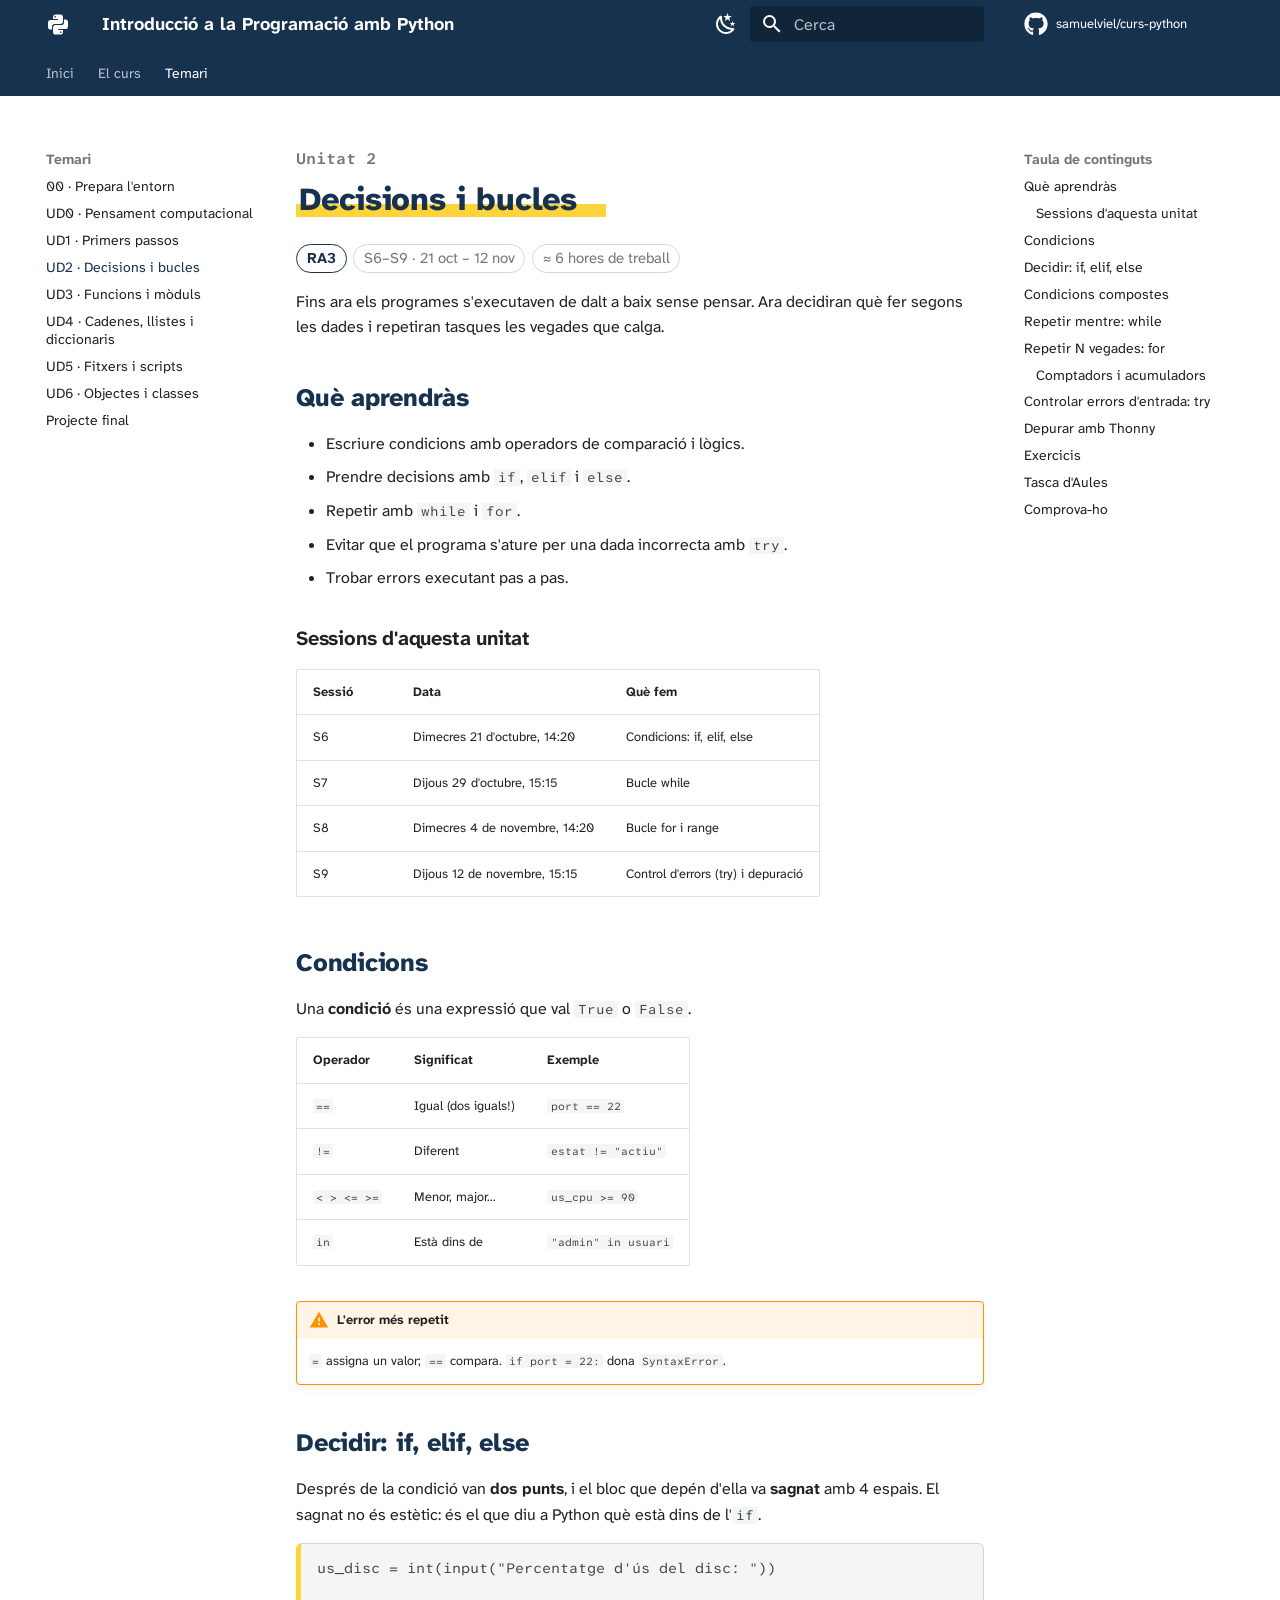
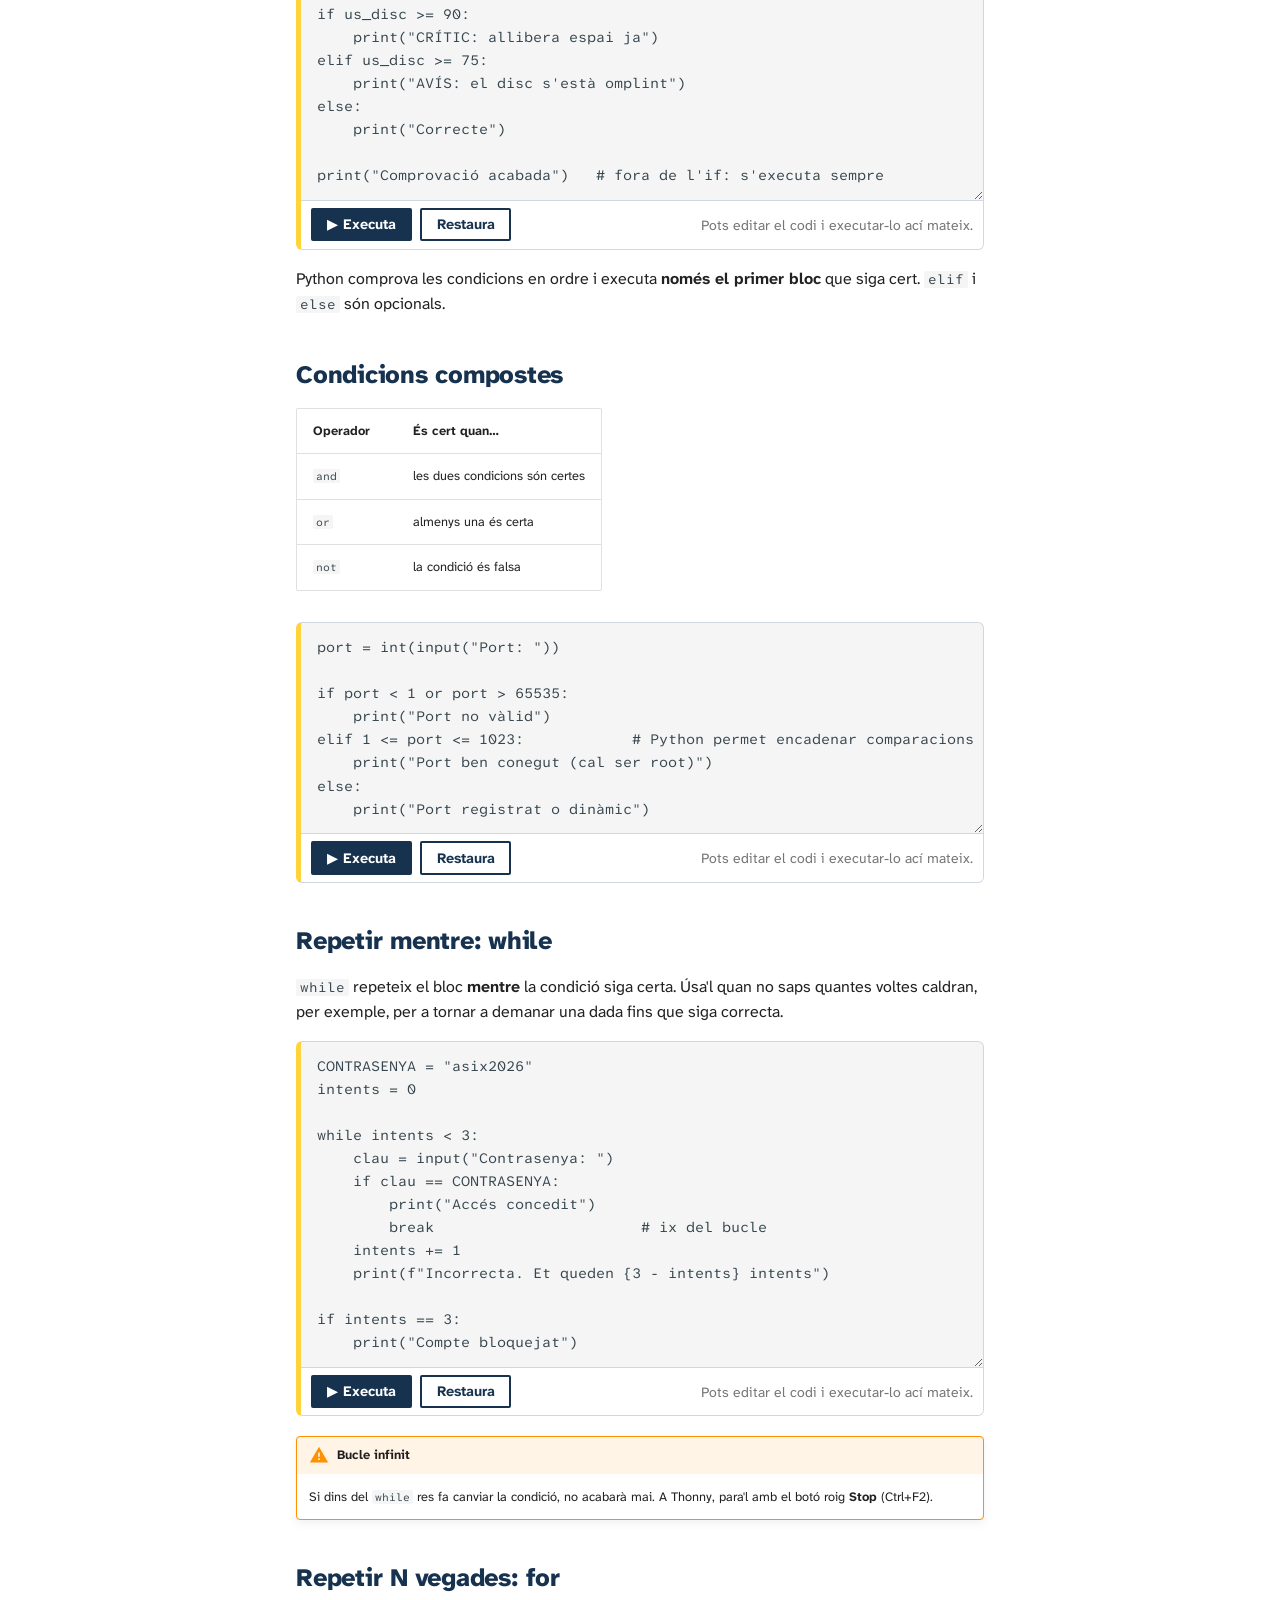
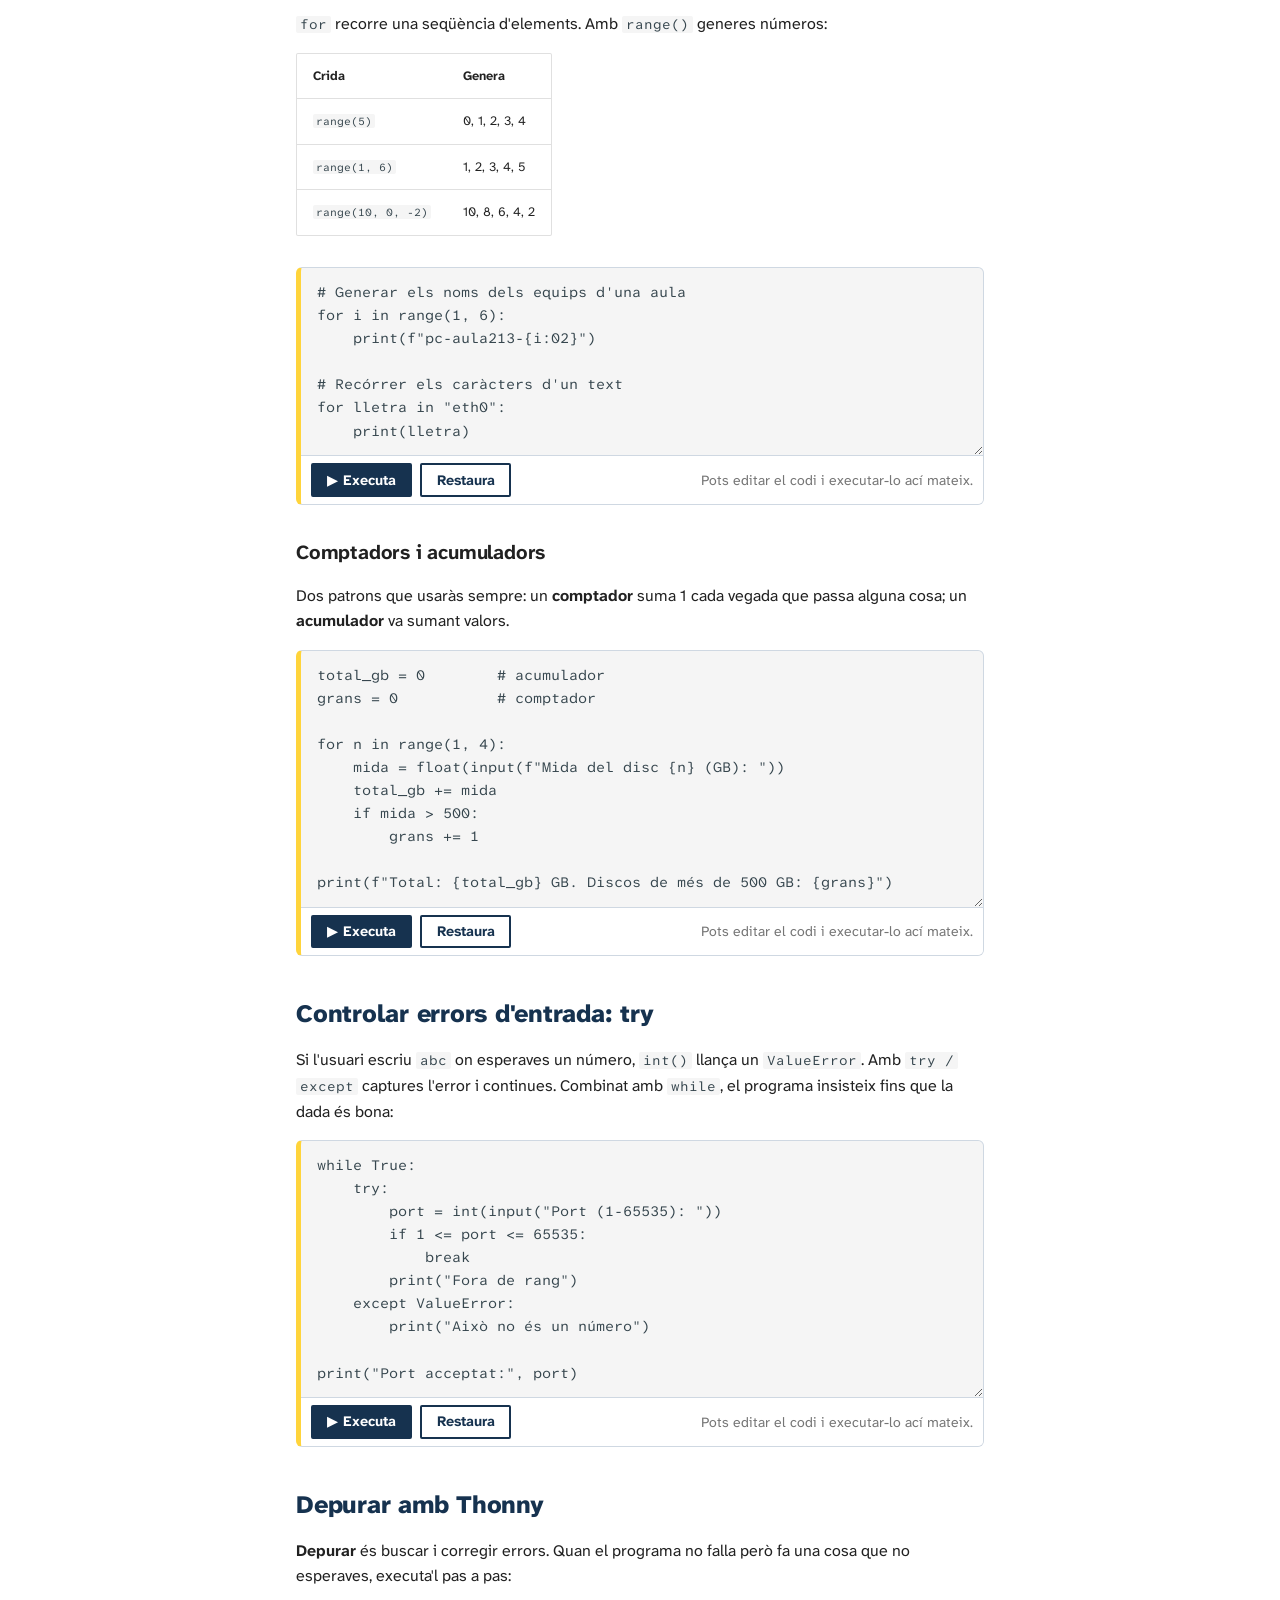
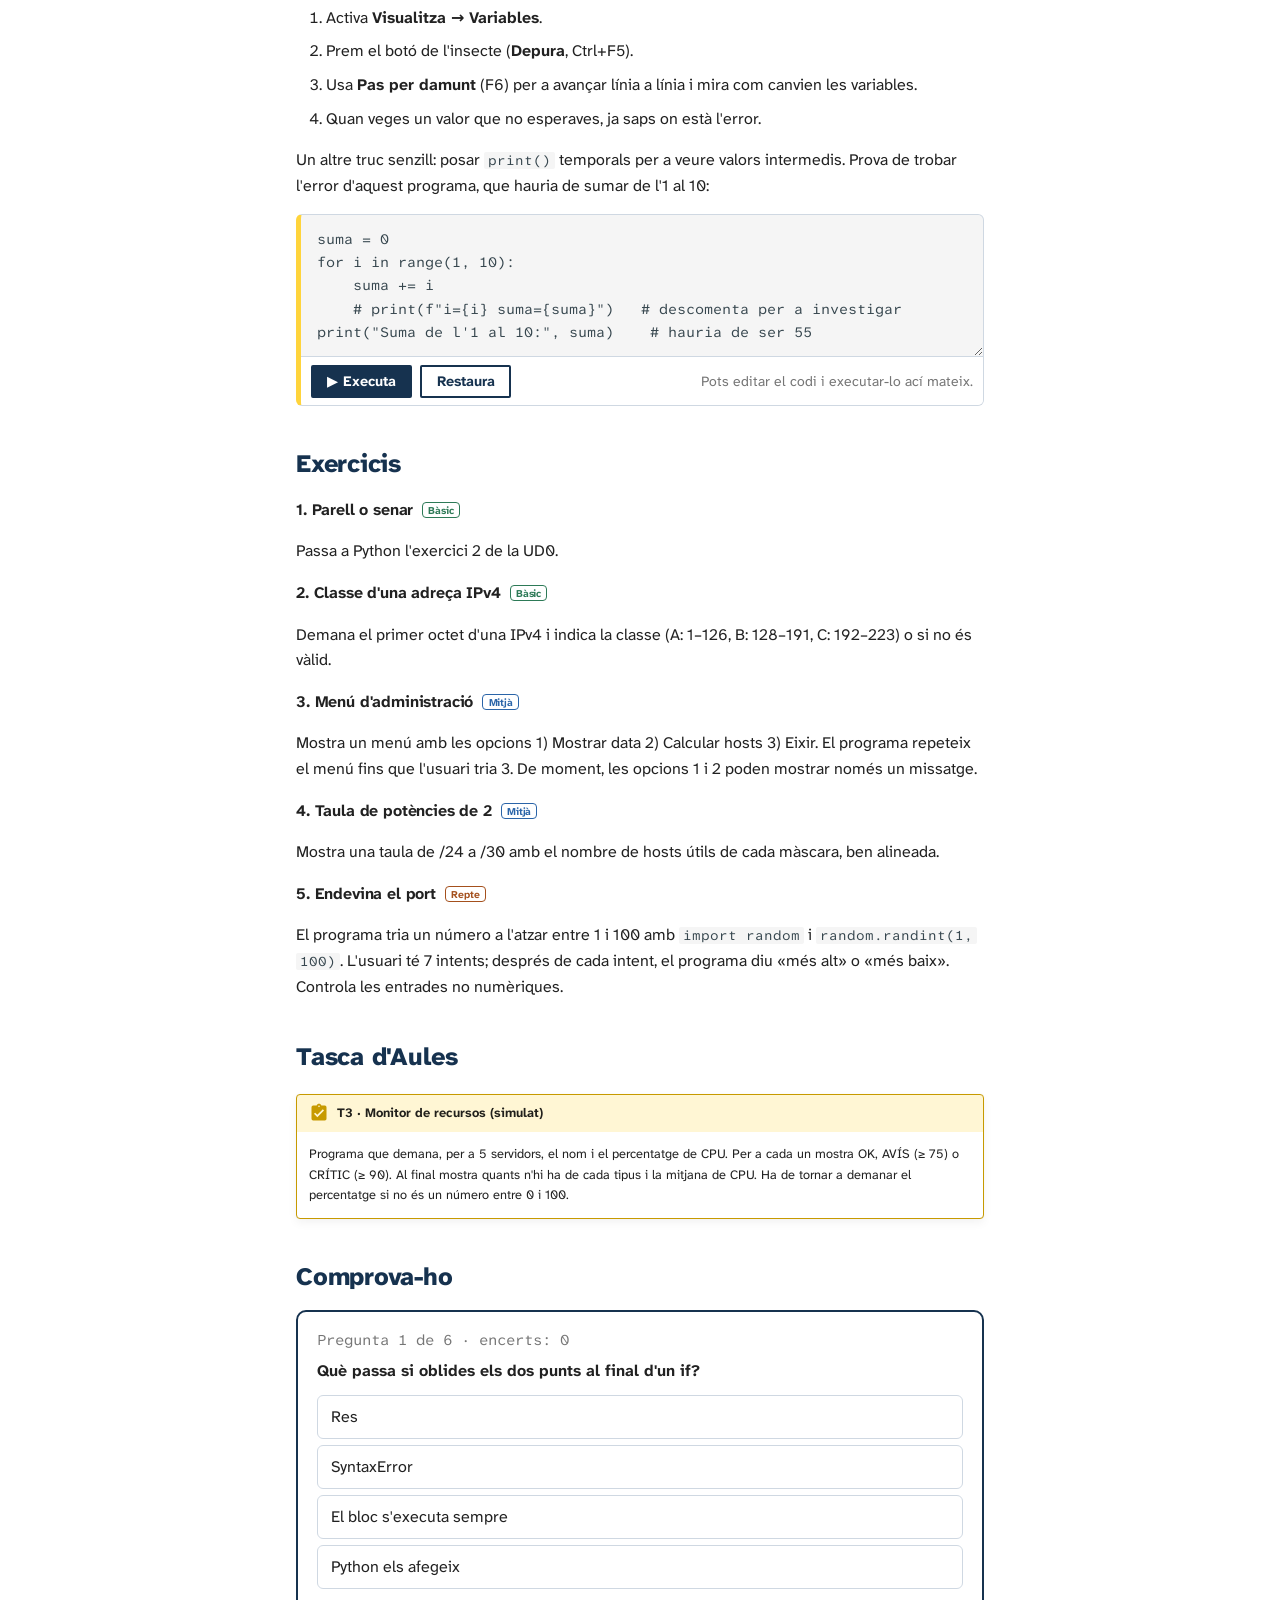
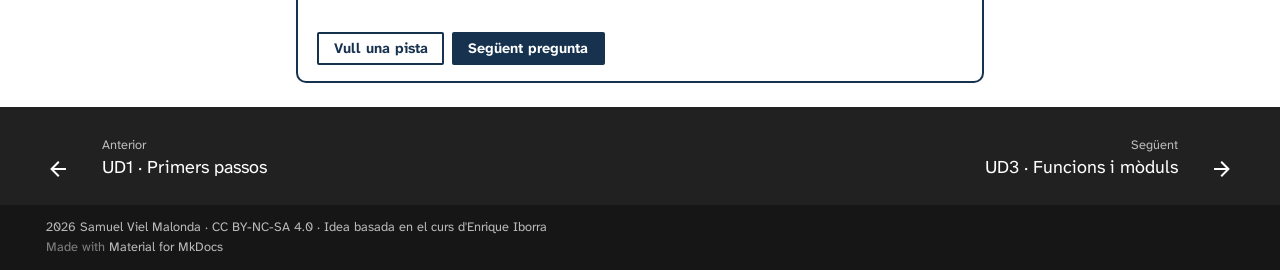
<file: unitats/ud2/index.html>
<!doctype html>
<html lang="ca" class="no-js">
  <head>
    
      <meta charset="utf-8">
      <meta name="viewport" content="width=device-width,initial-scale=1">
      
        <meta name="description" content="Optativa de 2n d'ASIX/DAW semipresencial · IES Maria Enríquez (Gandia) · Curs 2026-2027">
      
      
        <meta name="author" content="Samuel Viel Malonda">
      
      
        <link rel="canonical" href="https://samuelviel.github.io/curs-python/unitats/ud2/">
      
      
        <link rel="prev" href="../ud1/">
      
      
        <link rel="next" href="../ud3/">
      
      
        
      
      
      <link rel="icon" href="../../assets/favicon.svg">
      <meta name="generator" content="mkdocs-1.6.1, mkdocs-material-9.7.7">
    
    
      
        <title>Decisions i bucles - Introducció a la Programació amb Python</title>
      
    
    
      <link rel="stylesheet" href="../../assets/stylesheets/main.ec1eaa64.min.css">
      
        
        <link rel="stylesheet" href="../../assets/stylesheets/palette.ab4e12ef.min.css">
      
      


    
    
      
    
    
      
    
    
      <link rel="stylesheet" href="../../assets/css/curs.css">
    
    <script>__md_scope=new URL("../..",location),__md_hash=e=>[...e].reduce(((e,_)=>(e<<5)-e+_.charCodeAt(0)),0),__md_get=(e,_=localStorage,t=__md_scope)=>JSON.parse(_.getItem(t.pathname+"."+e)),__md_set=(e,_,t=localStorage,a=__md_scope)=>{try{t.setItem(a.pathname+"."+e,JSON.stringify(_))}catch(e){}}</script>
    
      

    
    
  </head>
  
  
    
    
      
    
    
    
    
    <body dir="ltr" data-md-color-scheme="default" data-md-color-primary="custom" data-md-color-accent="custom">
  
    
    <input class="md-toggle" data-md-toggle="drawer" type="checkbox" id="__drawer" autocomplete="off">
    <input class="md-toggle" data-md-toggle="search" type="checkbox" id="__search" autocomplete="off">
    <label class="md-overlay" for="__drawer"></label>
    <div data-md-component="skip">
      
        
        <a href="#decisions-i-bucles" class="md-skip">
          Salta el contingut
        </a>
      
    </div>
    <div data-md-component="announce">
      
    </div>
    
    
      

<header class="md-header" data-md-component="header">
  <nav class="md-header__inner md-grid" aria-label="Capçalera">
    <a href="../.." title="Introducció a la Programació amb Python" class="md-header__button md-logo" aria-label="Introducció a la Programació amb Python" data-md-component="logo">
      
  
  <svg xmlns="http://www.w3.org/2000/svg" viewBox="0 0 24 24"><path d="M19.14 7.5A2.86 2.86 0 0 1 22 10.36v3.78A2.86 2.86 0 0 1 19.14 17H12c0 .39.32.96.71.96H17v1.68a2.86 2.86 0 0 1-2.86 2.86H9.86A2.86 2.86 0 0 1 7 19.64v-3.75a2.85 2.85 0 0 1 2.86-2.85h5.25a2.85 2.85 0 0 0 2.85-2.86V7.5zm-4.28 11.79c-.4 0-.72.3-.72.89s.32.71.72.71a.71.71 0 0 0 .71-.71c0-.59-.32-.89-.71-.89m-10-1.79A2.86 2.86 0 0 1 2 14.64v-3.78A2.86 2.86 0 0 1 4.86 8H12c0-.39-.32-.96-.71-.96H7V5.36A2.86 2.86 0 0 1 9.86 2.5h4.28A2.86 2.86 0 0 1 17 5.36v3.75a2.85 2.85 0 0 1-2.86 2.85H8.89a2.85 2.85 0 0 0-2.85 2.86v2.68zM9.14 5.71c.4 0 .72-.3.72-.89s-.32-.71-.72-.71c-.39 0-.71.12-.71.71s.32.89.71.89"/></svg>

    </a>
    <label class="md-header__button md-icon" for="__drawer">
      
      <svg xmlns="http://www.w3.org/2000/svg" viewBox="0 0 24 24"><path d="M3 6h18v2H3zm0 5h18v2H3zm0 5h18v2H3z"/></svg>
    </label>
    <div class="md-header__title" data-md-component="header-title">
      <div class="md-header__ellipsis">
        <div class="md-header__topic">
          <span class="md-ellipsis">
            Introducció a la Programació amb Python
          </span>
        </div>
        <div class="md-header__topic" data-md-component="header-topic">
          <span class="md-ellipsis">
            
              Decisions i bucles
            
          </span>
        </div>
      </div>
    </div>
    
      
        <form class="md-header__option" data-md-component="palette">
  
    
    
    
    <input class="md-option" data-md-color-media="(prefers-color-scheme: light)" data-md-color-scheme="default" data-md-color-primary="custom" data-md-color-accent="custom"  aria-label="Canvia a mode fosc"  type="radio" name="__palette" id="__palette_0">
    
      <label class="md-header__button md-icon" title="Canvia a mode fosc" for="__palette_1" hidden>
        <svg xmlns="http://www.w3.org/2000/svg" viewBox="0 0 24 24"><path d="m17.75 4.09-2.53 1.94.91 3.06-2.63-1.81-2.63 1.81.91-3.06-2.53-1.94L12.44 4l1.06-3 1.06 3zm3.5 6.91-1.64 1.25.59 1.98-1.7-1.17-1.7 1.17.59-1.98L15.75 11l2.06-.05L18.5 9l.69 1.95zm-2.28 4.95c.83-.08 1.72 1.1 1.19 1.85-.32.45-.66.87-1.08 1.27C15.17 23 8.84 23 4.94 19.07c-3.91-3.9-3.91-10.24 0-14.14.4-.4.82-.76 1.27-1.08.75-.53 1.93.36 1.85 1.19-.27 2.86.69 5.83 2.89 8.02a9.96 9.96 0 0 0 8.02 2.89m-1.64 2.02a12.08 12.08 0 0 1-7.8-3.47c-2.17-2.19-3.33-5-3.49-7.82-2.81 3.14-2.7 7.96.31 10.98 3.02 3.01 7.84 3.12 10.98.31"/></svg>
      </label>
    
  
    
    
    
    <input class="md-option" data-md-color-media="(prefers-color-scheme: dark)" data-md-color-scheme="slate" data-md-color-primary="custom" data-md-color-accent="custom"  aria-label="Canvia a mode clar"  type="radio" name="__palette" id="__palette_1">
    
      <label class="md-header__button md-icon" title="Canvia a mode clar" for="__palette_0" hidden>
        <svg xmlns="http://www.w3.org/2000/svg" viewBox="0 0 24 24"><path d="M12 7a5 5 0 0 1 5 5 5 5 0 0 1-5 5 5 5 0 0 1-5-5 5 5 0 0 1 5-5m0 2a3 3 0 0 0-3 3 3 3 0 0 0 3 3 3 3 0 0 0 3-3 3 3 0 0 0-3-3m0-7 2.39 3.42C13.65 5.15 12.84 5 12 5s-1.65.15-2.39.42zM3.34 7l4.16-.35A7.2 7.2 0 0 0 5.94 8.5c-.44.74-.69 1.5-.83 2.29zm.02 10 1.76-3.77a7.131 7.131 0 0 0 2.38 4.14zM20.65 7l-1.77 3.79a7.02 7.02 0 0 0-2.38-4.15zm-.01 10-4.14.36c.59-.51 1.12-1.14 1.54-1.86.42-.73.69-1.5.83-2.29zM12 22l-2.41-3.44c.74.27 1.55.44 2.41.44.82 0 1.63-.17 2.37-.44z"/></svg>
      </label>
    
  
</form>
      
    
    
      <script>var palette=__md_get("__palette");if(palette&&palette.color){if("(prefers-color-scheme)"===palette.color.media){var media=matchMedia("(prefers-color-scheme: light)"),input=document.querySelector(media.matches?"[data-md-color-media='(prefers-color-scheme: light)']":"[data-md-color-media='(prefers-color-scheme: dark)']");palette.color.media=input.getAttribute("data-md-color-media"),palette.color.scheme=input.getAttribute("data-md-color-scheme"),palette.color.primary=input.getAttribute("data-md-color-primary"),palette.color.accent=input.getAttribute("data-md-color-accent")}for(var[key,value]of Object.entries(palette.color))document.body.setAttribute("data-md-color-"+key,value)}</script>
    
    
    
      
      
        <label class="md-header__button md-icon" for="__search">
          
          <svg xmlns="http://www.w3.org/2000/svg" viewBox="0 0 24 24"><path d="M9.5 3A6.5 6.5 0 0 1 16 9.5c0 1.61-.59 3.09-1.56 4.23l.27.27h.79l5 5-1.5 1.5-5-5v-.79l-.27-.27A6.52 6.52 0 0 1 9.5 16 6.5 6.5 0 0 1 3 9.5 6.5 6.5 0 0 1 9.5 3m0 2C7 5 5 7 5 9.5S7 14 9.5 14 14 12 14 9.5 12 5 9.5 5"/></svg>
        </label>
        <div class="md-search" data-md-component="search" role="dialog">
  <label class="md-search__overlay" for="__search"></label>
  <div class="md-search__inner" role="search">
    <form class="md-search__form" name="search">
      <input type="text" class="md-search__input" name="query" aria-label="Cerca" placeholder="Cerca" autocapitalize="off" autocorrect="off" autocomplete="off" spellcheck="false" data-md-component="search-query" required>
      <label class="md-search__icon md-icon" for="__search">
        
        <svg xmlns="http://www.w3.org/2000/svg" viewBox="0 0 24 24"><path d="M9.5 3A6.5 6.5 0 0 1 16 9.5c0 1.61-.59 3.09-1.56 4.23l.27.27h.79l5 5-1.5 1.5-5-5v-.79l-.27-.27A6.52 6.52 0 0 1 9.5 16 6.5 6.5 0 0 1 3 9.5 6.5 6.5 0 0 1 9.5 3m0 2C7 5 5 7 5 9.5S7 14 9.5 14 14 12 14 9.5 12 5 9.5 5"/></svg>
        
        <svg xmlns="http://www.w3.org/2000/svg" viewBox="0 0 24 24"><path d="M20 11v2H8l5.5 5.5-1.42 1.42L4.16 12l7.92-7.92L13.5 5.5 8 11z"/></svg>
      </label>
      <nav class="md-search__options" aria-label="Cerca">
        
        <button type="reset" class="md-search__icon md-icon" title="Neteja" aria-label="Neteja" tabindex="-1">
          
          <svg xmlns="http://www.w3.org/2000/svg" viewBox="0 0 24 24"><path d="M19 6.41 17.59 5 12 10.59 6.41 5 5 6.41 10.59 12 5 17.59 6.41 19 12 13.41 17.59 19 19 17.59 13.41 12z"/></svg>
        </button>
      </nav>
      
        <div class="md-search__suggest" data-md-component="search-suggest"></div>
      
    </form>
    <div class="md-search__output">
      <div class="md-search__scrollwrap" tabindex="0" data-md-scrollfix>
        <div class="md-search-result" data-md-component="search-result">
          <div class="md-search-result__meta">
            Inicialitzant cerca
          </div>
          <ol class="md-search-result__list" role="presentation"></ol>
        </div>
      </div>
    </div>
  </div>
</div>
      
    
    
      <div class="md-header__source">
        <a href="https://github.com/samuelviel/curs-python" title="Ves al repositori" class="md-source" data-md-component="source">
  <div class="md-source__icon md-icon">
    
    <svg xmlns="http://www.w3.org/2000/svg" viewBox="0 0 512 512"><!--! Font Awesome Free 7.1.0 by @fontawesome - https://fontawesome.com License - https://fontawesome.com/license/free (Icons: CC BY 4.0, Fonts: SIL OFL 1.1, Code: MIT License) Copyright 2025 Fonticons, Inc.--><path d="M173.9 397.4c0 2-2.3 3.6-5.2 3.6-3.3.3-5.6-1.3-5.6-3.6 0-2 2.3-3.6 5.2-3.6 3-.3 5.6 1.3 5.6 3.6m-31.1-4.5c-.7 2 1.3 4.3 4.3 4.9 2.6 1 5.6 0 6.2-2s-1.3-4.3-4.3-5.2c-2.6-.7-5.5.3-6.2 2.3m44.2-1.7c-2.9.7-4.9 2.6-4.6 4.9.3 2 2.9 3.3 5.9 2.6 2.9-.7 4.9-2.6 4.6-4.6-.3-1.9-3-3.2-5.9-2.9M252.8 8C114.1 8 8 113.3 8 252c0 110.9 69.8 205.8 169.5 239.2 12.8 2.3 17.3-5.6 17.3-12.1 0-6.2-.3-40.4-.3-61.4 0 0-70 15-84.7-29.8 0 0-11.4-29.1-27.8-36.6 0 0-22.9-15.7 1.6-15.4 0 0 24.9 2 38.6 25.8 21.9 38.6 58.6 27.5 72.9 20.9 2.3-16 8.8-27.1 16-33.7-55.9-6.2-112.3-14.3-112.3-110.5 0-27.5 7.6-41.3 23.6-58.9-2.6-6.5-11.1-33.3 2.6-67.9 20.9-6.5 69 27 69 27 20-5.6 41.5-8.5 62.8-8.5s42.8 2.9 62.8 8.5c0 0 48.1-33.6 69-27 13.7 34.7 5.2 61.4 2.6 67.9 16 17.7 25.8 31.5 25.8 58.9 0 96.5-58.9 104.2-114.8 110.5 9.2 7.9 17 22.9 17 46.4 0 33.7-.3 75.4-.3 83.6 0 6.5 4.6 14.4 17.3 12.1C436.2 457.8 504 362.9 504 252 504 113.3 391.5 8 252.8 8M105.2 352.9c-1.3 1-1 3.3.7 5.2 1.6 1.6 3.9 2.3 5.2 1 1.3-1 1-3.3-.7-5.2-1.6-1.6-3.9-2.3-5.2-1m-10.8-8.1c-.7 1.3.3 2.9 2.3 3.9 1.6 1 3.6.7 4.3-.7.7-1.3-.3-2.9-2.3-3.9-2-.6-3.6-.3-4.3.7m32.4 35.6c-1.6 1.3-1 4.3 1.3 6.2 2.3 2.3 5.2 2.6 6.5 1 1.3-1.3.7-4.3-1.3-6.2-2.2-2.3-5.2-2.6-6.5-1m-11.4-14.7c-1.6 1-1.6 3.6 0 5.9s4.3 3.3 5.6 2.3c1.6-1.3 1.6-3.9 0-6.2-1.4-2.3-4-3.3-5.6-2"/></svg>
  </div>
  <div class="md-source__repository">
    samuelviel/curs-python
  </div>
</a>
      </div>
    
  </nav>
  
</header>
    
    <div class="md-container" data-md-component="container">
      
      
        
          
            
<nav class="md-tabs" aria-label="Pestanyes" data-md-component="tabs">
  <div class="md-grid">
    <ul class="md-tabs__list">
      
        
  
  
  
  
    <li class="md-tabs__item">
      <a href="../.." class="md-tabs__link">
        
  
  
    
  
  Inici

      </a>
    </li>
  

      
        
  
  
  
  
    
    
      <li class="md-tabs__item">
        <a href="../../guia/" class="md-tabs__link">
          
  
  
    
  
  El curs

        </a>
      </li>
    
  

      
        
  
  
  
    
  
  
    
    
      <li class="md-tabs__item md-tabs__item--active">
        <a href="../entorn/" class="md-tabs__link">
          
  
  
    
  
  Temari

        </a>
      </li>
    
  

      
    </ul>
  </div>
</nav>
          
        
      
      <main class="md-main" data-md-component="main">
        <div class="md-main__inner md-grid">
          
            
              
              <div class="md-sidebar md-sidebar--primary" data-md-component="sidebar" data-md-type="navigation" >
                <div class="md-sidebar__scrollwrap">
                  <div class="md-sidebar__inner">
                    


  


<nav class="md-nav md-nav--primary md-nav--lifted" aria-label="Navegació" data-md-level="0">
  <label class="md-nav__title" for="__drawer">
    <a href="../.." title="Introducció a la Programació amb Python" class="md-nav__button md-logo" aria-label="Introducció a la Programació amb Python" data-md-component="logo">
      
  
  <svg xmlns="http://www.w3.org/2000/svg" viewBox="0 0 24 24"><path d="M19.14 7.5A2.86 2.86 0 0 1 22 10.36v3.78A2.86 2.86 0 0 1 19.14 17H12c0 .39.32.96.71.96H17v1.68a2.86 2.86 0 0 1-2.86 2.86H9.86A2.86 2.86 0 0 1 7 19.64v-3.75a2.85 2.85 0 0 1 2.86-2.85h5.25a2.85 2.85 0 0 0 2.85-2.86V7.5zm-4.28 11.79c-.4 0-.72.3-.72.89s.32.71.72.71a.71.71 0 0 0 .71-.71c0-.59-.32-.89-.71-.89m-10-1.79A2.86 2.86 0 0 1 2 14.64v-3.78A2.86 2.86 0 0 1 4.86 8H12c0-.39-.32-.96-.71-.96H7V5.36A2.86 2.86 0 0 1 9.86 2.5h4.28A2.86 2.86 0 0 1 17 5.36v3.75a2.85 2.85 0 0 1-2.86 2.85H8.89a2.85 2.85 0 0 0-2.85 2.86v2.68zM9.14 5.71c.4 0 .72-.3.72-.89s-.32-.71-.72-.71c-.39 0-.71.12-.71.71s.32.89.71.89"/></svg>

    </a>
    Introducció a la Programació amb Python
  </label>
  
    <div class="md-nav__source">
      <a href="https://github.com/samuelviel/curs-python" title="Ves al repositori" class="md-source" data-md-component="source">
  <div class="md-source__icon md-icon">
    
    <svg xmlns="http://www.w3.org/2000/svg" viewBox="0 0 512 512"><!--! Font Awesome Free 7.1.0 by @fontawesome - https://fontawesome.com License - https://fontawesome.com/license/free (Icons: CC BY 4.0, Fonts: SIL OFL 1.1, Code: MIT License) Copyright 2025 Fonticons, Inc.--><path d="M173.9 397.4c0 2-2.3 3.6-5.2 3.6-3.3.3-5.6-1.3-5.6-3.6 0-2 2.3-3.6 5.2-3.6 3-.3 5.6 1.3 5.6 3.6m-31.1-4.5c-.7 2 1.3 4.3 4.3 4.9 2.6 1 5.6 0 6.2-2s-1.3-4.3-4.3-5.2c-2.6-.7-5.5.3-6.2 2.3m44.2-1.7c-2.9.7-4.9 2.6-4.6 4.9.3 2 2.9 3.3 5.9 2.6 2.9-.7 4.9-2.6 4.6-4.6-.3-1.9-3-3.2-5.9-2.9M252.8 8C114.1 8 8 113.3 8 252c0 110.9 69.8 205.8 169.5 239.2 12.8 2.3 17.3-5.6 17.3-12.1 0-6.2-.3-40.4-.3-61.4 0 0-70 15-84.7-29.8 0 0-11.4-29.1-27.8-36.6 0 0-22.9-15.7 1.6-15.4 0 0 24.9 2 38.6 25.8 21.9 38.6 58.6 27.5 72.9 20.9 2.3-16 8.8-27.1 16-33.7-55.9-6.2-112.3-14.3-112.3-110.5 0-27.5 7.6-41.3 23.6-58.9-2.6-6.5-11.1-33.3 2.6-67.9 20.9-6.5 69 27 69 27 20-5.6 41.5-8.5 62.8-8.5s42.8 2.9 62.8 8.5c0 0 48.1-33.6 69-27 13.7 34.7 5.2 61.4 2.6 67.9 16 17.7 25.8 31.5 25.8 58.9 0 96.5-58.9 104.2-114.8 110.5 9.2 7.9 17 22.9 17 46.4 0 33.7-.3 75.4-.3 83.6 0 6.5 4.6 14.4 17.3 12.1C436.2 457.8 504 362.9 504 252 504 113.3 391.5 8 252.8 8M105.2 352.9c-1.3 1-1 3.3.7 5.2 1.6 1.6 3.9 2.3 5.2 1 1.3-1 1-3.3-.7-5.2-1.6-1.6-3.9-2.3-5.2-1m-10.8-8.1c-.7 1.3.3 2.9 2.3 3.9 1.6 1 3.6.7 4.3-.7.7-1.3-.3-2.9-2.3-3.9-2-.6-3.6-.3-4.3.7m32.4 35.6c-1.6 1.3-1 4.3 1.3 6.2 2.3 2.3 5.2 2.6 6.5 1 1.3-1.3.7-4.3-1.3-6.2-2.2-2.3-5.2-2.6-6.5-1m-11.4-14.7c-1.6 1-1.6 3.6 0 5.9s4.3 3.3 5.6 2.3c1.6-1.3 1.6-3.9 0-6.2-1.4-2.3-4-3.3-5.6-2"/></svg>
  </div>
  <div class="md-source__repository">
    samuelviel/curs-python
  </div>
</a>
    </div>
  
  <ul class="md-nav__list" data-md-scrollfix>
    
      
      
  
  
  
  
    <li class="md-nav__item">
      <a href="../.." class="md-nav__link">
        
  
  
  <span class="md-ellipsis">
    
  
    Inici
  

    
  </span>
  
  

      </a>
    </li>
  

    
      
      
  
  
  
  
    
    
      
        
      
        
      
        
      
    
    
    
      
      
        
      
    
    
    <li class="md-nav__item md-nav__item--nested">
      
        
        
        <input class="md-nav__toggle md-toggle " type="checkbox" id="__nav_2" >
        
          
          <label class="md-nav__link" for="__nav_2" id="__nav_2_label" tabindex="0">
            
  
  
  <span class="md-ellipsis">
    
  
    El curs
  

    
  </span>
  
  

            <span class="md-nav__icon md-icon"></span>
          </label>
        
        <nav class="md-nav" data-md-level="1" aria-labelledby="__nav_2_label" aria-expanded="false">
          <label class="md-nav__title" for="__nav_2">
            <span class="md-nav__icon md-icon"></span>
            
  
    El curs
  

          </label>
          <ul class="md-nav__list" data-md-scrollfix>
            
              
                
  
  
  
  
    <li class="md-nav__item">
      <a href="../../guia/" class="md-nav__link">
        
  
  
  <span class="md-ellipsis">
    
  
    Com funciona
  

    
  </span>
  
  

      </a>
    </li>
  

              
            
              
                
  
  
  
  
    <li class="md-nav__item">
      <a href="../../calendari/" class="md-nav__link">
        
  
  
  <span class="md-ellipsis">
    
  
    Calendari
  

    
  </span>
  
  

      </a>
    </li>
  

              
            
              
                
  
  
  
  
    <li class="md-nav__item">
      <a href="../../recursos/" class="md-nav__link">
        
  
  
  <span class="md-ellipsis">
    
  
    Recursos
  

    
  </span>
  
  

      </a>
    </li>
  

              
            
          </ul>
        </nav>
      
    </li>
  

    
      
      
  
  
    
  
  
  
    
    
      
        
      
        
      
        
      
        
      
        
      
        
      
        
      
        
      
        
      
    
    
    
      
        
        
      
      
        
      
    
    
    <li class="md-nav__item md-nav__item--active md-nav__item--section md-nav__item--nested">
      
        
        
        <input class="md-nav__toggle md-toggle " type="checkbox" id="__nav_3" checked>
        
          
          <label class="md-nav__link" for="__nav_3" id="__nav_3_label" tabindex="">
            
  
  
  <span class="md-ellipsis">
    
  
    Temari
  

    
  </span>
  
  

            <span class="md-nav__icon md-icon"></span>
          </label>
        
        <nav class="md-nav" data-md-level="1" aria-labelledby="__nav_3_label" aria-expanded="true">
          <label class="md-nav__title" for="__nav_3">
            <span class="md-nav__icon md-icon"></span>
            
  
    Temari
  

          </label>
          <ul class="md-nav__list" data-md-scrollfix>
            
              
                
  
  
  
  
    <li class="md-nav__item">
      <a href="../entorn/" class="md-nav__link">
        
  
  
  <span class="md-ellipsis">
    
  
    00 · Prepara l'entorn
  

    
  </span>
  
  

      </a>
    </li>
  

              
            
              
                
  
  
  
  
    <li class="md-nav__item">
      <a href="../ud0/" class="md-nav__link">
        
  
  
  <span class="md-ellipsis">
    
  
    UD0 · Pensament computacional
  

    
  </span>
  
  

      </a>
    </li>
  

              
            
              
                
  
  
  
  
    <li class="md-nav__item">
      <a href="../ud1/" class="md-nav__link">
        
  
  
  <span class="md-ellipsis">
    
  
    UD1 · Primers passos
  

    
  </span>
  
  

      </a>
    </li>
  

              
            
              
                
  
  
    
  
  
  
    <li class="md-nav__item md-nav__item--active">
      
      <input class="md-nav__toggle md-toggle" type="checkbox" id="__toc">
      
      
        
      
      
        <label class="md-nav__link md-nav__link--active" for="__toc">
          
  
  
  <span class="md-ellipsis">
    
  
    UD2 · Decisions i bucles
  

    
  </span>
  
  

          <span class="md-nav__icon md-icon"></span>
        </label>
      
      <a href="./" class="md-nav__link md-nav__link--active">
        
  
  
  <span class="md-ellipsis">
    
  
    UD2 · Decisions i bucles
  

    
  </span>
  
  

      </a>
      
        

<nav class="md-nav md-nav--secondary" aria-label="Taula de continguts">
  
  
  
    
  
  
    <label class="md-nav__title" for="__toc">
      <span class="md-nav__icon md-icon"></span>
      Taula de continguts
    </label>
    <ul class="md-nav__list" data-md-component="toc" data-md-scrollfix>
      
        <li class="md-nav__item">
  <a href="#que-aprendras" class="md-nav__link">
    <span class="md-ellipsis">
      
        Què aprendràs
      
    </span>
  </a>
  
    <nav class="md-nav" aria-label="Què aprendràs">
      <ul class="md-nav__list">
        
          <li class="md-nav__item">
  <a href="#sessions-daquesta-unitat" class="md-nav__link">
    <span class="md-ellipsis">
      
        Sessions d'aquesta unitat
      
    </span>
  </a>
  
</li>
        
      </ul>
    </nav>
  
</li>
      
        <li class="md-nav__item">
  <a href="#condicions" class="md-nav__link">
    <span class="md-ellipsis">
      
        Condicions
      
    </span>
  </a>
  
</li>
      
        <li class="md-nav__item">
  <a href="#decidir-if-elif-else" class="md-nav__link">
    <span class="md-ellipsis">
      
        Decidir: if, elif, else
      
    </span>
  </a>
  
</li>
      
        <li class="md-nav__item">
  <a href="#condicions-compostes" class="md-nav__link">
    <span class="md-ellipsis">
      
        Condicions compostes
      
    </span>
  </a>
  
</li>
      
        <li class="md-nav__item">
  <a href="#repetir-mentre-while" class="md-nav__link">
    <span class="md-ellipsis">
      
        Repetir mentre: while
      
    </span>
  </a>
  
</li>
      
        <li class="md-nav__item">
  <a href="#repetir-n-vegades-for" class="md-nav__link">
    <span class="md-ellipsis">
      
        Repetir N vegades: for
      
    </span>
  </a>
  
    <nav class="md-nav" aria-label="Repetir N vegades: for">
      <ul class="md-nav__list">
        
          <li class="md-nav__item">
  <a href="#comptadors-i-acumuladors" class="md-nav__link">
    <span class="md-ellipsis">
      
        Comptadors i acumuladors
      
    </span>
  </a>
  
</li>
        
      </ul>
    </nav>
  
</li>
      
        <li class="md-nav__item">
  <a href="#controlar-errors-dentrada-try" class="md-nav__link">
    <span class="md-ellipsis">
      
        Controlar errors d'entrada: try
      
    </span>
  </a>
  
</li>
      
        <li class="md-nav__item">
  <a href="#depurar-amb-thonny" class="md-nav__link">
    <span class="md-ellipsis">
      
        Depurar amb Thonny
      
    </span>
  </a>
  
</li>
      
        <li class="md-nav__item">
  <a href="#exercicis" class="md-nav__link">
    <span class="md-ellipsis">
      
        Exercicis
      
    </span>
  </a>
  
</li>
      
        <li class="md-nav__item">
  <a href="#tasca-daules" class="md-nav__link">
    <span class="md-ellipsis">
      
        Tasca d'Aules
      
    </span>
  </a>
  
</li>
      
        <li class="md-nav__item">
  <a href="#comprova-ho" class="md-nav__link">
    <span class="md-ellipsis">
      
        Comprova-ho
      
    </span>
  </a>
  
</li>
      
    </ul>
  
</nav>
      
    </li>
  

              
            
              
                
  
  
  
  
    <li class="md-nav__item">
      <a href="../ud3/" class="md-nav__link">
        
  
  
  <span class="md-ellipsis">
    
  
    UD3 · Funcions i mòduls
  

    
  </span>
  
  

      </a>
    </li>
  

              
            
              
                
  
  
  
  
    <li class="md-nav__item">
      <a href="../ud4/" class="md-nav__link">
        
  
  
  <span class="md-ellipsis">
    
  
    UD4 · Cadenes, llistes i diccionaris
  

    
  </span>
  
  

      </a>
    </li>
  

              
            
              
                
  
  
  
  
    <li class="md-nav__item">
      <a href="../ud5/" class="md-nav__link">
        
  
  
  <span class="md-ellipsis">
    
  
    UD5 · Fitxers i scripts
  

    
  </span>
  
  

      </a>
    </li>
  

              
            
              
                
  
  
  
  
    <li class="md-nav__item">
      <a href="../ud6/" class="md-nav__link">
        
  
  
  <span class="md-ellipsis">
    
  
    UD6 · Objectes i classes
  

    
  </span>
  
  

      </a>
    </li>
  

              
            
              
                
  
  
  
  
    <li class="md-nav__item">
      <a href="../projecte/" class="md-nav__link">
        
  
  
  <span class="md-ellipsis">
    
  
    Projecte final
  

    
  </span>
  
  

      </a>
    </li>
  

              
            
          </ul>
        </nav>
      
    </li>
  

    
  </ul>
</nav>
                  </div>
                </div>
              </div>
            
            
              
              <div class="md-sidebar md-sidebar--secondary" data-md-component="sidebar" data-md-type="toc" >
                <div class="md-sidebar__scrollwrap">
                  <div class="md-sidebar__inner">
                    

<nav class="md-nav md-nav--secondary" aria-label="Taula de continguts">
  
  
  
    
  
  
    <label class="md-nav__title" for="__toc">
      <span class="md-nav__icon md-icon"></span>
      Taula de continguts
    </label>
    <ul class="md-nav__list" data-md-component="toc" data-md-scrollfix>
      
        <li class="md-nav__item">
  <a href="#que-aprendras" class="md-nav__link">
    <span class="md-ellipsis">
      
        Què aprendràs
      
    </span>
  </a>
  
    <nav class="md-nav" aria-label="Què aprendràs">
      <ul class="md-nav__list">
        
          <li class="md-nav__item">
  <a href="#sessions-daquesta-unitat" class="md-nav__link">
    <span class="md-ellipsis">
      
        Sessions d'aquesta unitat
      
    </span>
  </a>
  
</li>
        
      </ul>
    </nav>
  
</li>
      
        <li class="md-nav__item">
  <a href="#condicions" class="md-nav__link">
    <span class="md-ellipsis">
      
        Condicions
      
    </span>
  </a>
  
</li>
      
        <li class="md-nav__item">
  <a href="#decidir-if-elif-else" class="md-nav__link">
    <span class="md-ellipsis">
      
        Decidir: if, elif, else
      
    </span>
  </a>
  
</li>
      
        <li class="md-nav__item">
  <a href="#condicions-compostes" class="md-nav__link">
    <span class="md-ellipsis">
      
        Condicions compostes
      
    </span>
  </a>
  
</li>
      
        <li class="md-nav__item">
  <a href="#repetir-mentre-while" class="md-nav__link">
    <span class="md-ellipsis">
      
        Repetir mentre: while
      
    </span>
  </a>
  
</li>
      
        <li class="md-nav__item">
  <a href="#repetir-n-vegades-for" class="md-nav__link">
    <span class="md-ellipsis">
      
        Repetir N vegades: for
      
    </span>
  </a>
  
    <nav class="md-nav" aria-label="Repetir N vegades: for">
      <ul class="md-nav__list">
        
          <li class="md-nav__item">
  <a href="#comptadors-i-acumuladors" class="md-nav__link">
    <span class="md-ellipsis">
      
        Comptadors i acumuladors
      
    </span>
  </a>
  
</li>
        
      </ul>
    </nav>
  
</li>
      
        <li class="md-nav__item">
  <a href="#controlar-errors-dentrada-try" class="md-nav__link">
    <span class="md-ellipsis">
      
        Controlar errors d'entrada: try
      
    </span>
  </a>
  
</li>
      
        <li class="md-nav__item">
  <a href="#depurar-amb-thonny" class="md-nav__link">
    <span class="md-ellipsis">
      
        Depurar amb Thonny
      
    </span>
  </a>
  
</li>
      
        <li class="md-nav__item">
  <a href="#exercicis" class="md-nav__link">
    <span class="md-ellipsis">
      
        Exercicis
      
    </span>
  </a>
  
</li>
      
        <li class="md-nav__item">
  <a href="#tasca-daules" class="md-nav__link">
    <span class="md-ellipsis">
      
        Tasca d'Aules
      
    </span>
  </a>
  
</li>
      
        <li class="md-nav__item">
  <a href="#comprova-ho" class="md-nav__link">
    <span class="md-ellipsis">
      
        Comprova-ho
      
    </span>
  </a>
  
</li>
      
    </ul>
  
</nav>
                  </div>
                </div>
              </div>
            
          
          
            <div class="md-content" data-md-component="content">
              
              <article class="md-content__inner md-typeset">
                
                  


  
  


<p class="unit-num">Unitat 2</p>

<h1 id="decisions-i-bucles">Decisions i bucles<a class="headerlink" href="#decisions-i-bucles" title="Permanent link">&para;</a></h1>
<p class="unit-meta"><span class="chip ra">RA3</span> <span class="chip" data-unit-chip="ud2"></span> <span class="chip">≈ 6 hores de treball</span></p>

<p>Fins ara els programes s'executaven de dalt a baix sense pensar. Ara decidiran què fer segons les dades i repetiran tasques les vegades que calga.</p>
<h2 id="que-aprendras">Què aprendràs<a class="headerlink" href="#que-aprendras" title="Permanent link">&para;</a></h2>
<ul>
<li>Escriure condicions amb operadors de comparació i lògics.</li>
<li>Prendre decisions amb <code>if</code>, <code>elif</code> i <code>else</code>.</li>
<li>Repetir amb <code>while</code> i <code>for</code>.</li>
<li>Evitar que el programa s'ature per una dada incorrecta amb <code>try</code>.</li>
<li>Trobar errors executant pas a pas.</li>
</ul>
<h3 id="sessions-daquesta-unitat">Sessions d'aquesta unitat<a class="headerlink" href="#sessions-daquesta-unitat" title="Permanent link">&para;</a></h3>
<div class="unit-sessions" data-unit-sessions="ud2" markdown="0"></div>

<h2 id="condicions">Condicions<a class="headerlink" href="#condicions" title="Permanent link">&para;</a></h2>
<p>Una <strong>condició</strong> és una expressió que val <code>True</code> o <code>False</code>.</p>
<table>
<thead>
<tr>
<th>Operador</th>
<th>Significat</th>
<th>Exemple</th>
</tr>
</thead>
<tbody>
<tr>
<td><code>==</code></td>
<td>Igual (dos iguals!)</td>
<td><code>port == 22</code></td>
</tr>
<tr>
<td><code>!=</code></td>
<td>Diferent</td>
<td><code>estat != "actiu"</code></td>
</tr>
<tr>
<td><code>&lt; &gt; &lt;= &gt;=</code></td>
<td>Menor, major…</td>
<td><code>us_cpu &gt;= 90</code></td>
</tr>
<tr>
<td><code>in</code></td>
<td>Està dins de</td>
<td><code>"admin" in usuari</code></td>
</tr>
</tbody>
</table>
<div class="admonition warning">
<p class="admonition-title">L'error més repetit</p>
<p><code>=</code> assigna un valor; <code>==</code> compara. <code>if port = 22:</code> dona <code>SyntaxError</code>.</p>
</div>
<h2 id="decidir-if-elif-else">Decidir: if, elif, else<a class="headerlink" href="#decidir-if-elif-else" title="Permanent link">&para;</a></h2>
<p>Després de la condició van <strong>dos punts</strong>, i el bloc que depén d'ella va <strong>sagnat</strong> amb 4 espais. El sagnat no és estètic: és el que diu a Python què està dins de l'<code>if</code>.</p>
<pre class="pyrun"><code>us_disc = int(input("Percentatge d'ús del disc: "))

if us_disc &gt;= 90:
    print("CRÍTIC: allibera espai ja")
elif us_disc &gt;= 75:
    print("AVÍS: el disc s'està omplint")
else:
    print("Correcte")

print("Comprovació acabada")   # fora de l'if: s'executa sempre</code></pre>
<p>Python comprova les condicions en ordre i executa <strong>només el primer bloc</strong> que siga cert. <code>elif</code> i <code>else</code> són opcionals.</p>
<h2 id="condicions-compostes">Condicions compostes<a class="headerlink" href="#condicions-compostes" title="Permanent link">&para;</a></h2>
<table>
<thead>
<tr>
<th>Operador</th>
<th>És cert quan…</th>
</tr>
</thead>
<tbody>
<tr>
<td><code>and</code></td>
<td>les dues condicions són certes</td>
</tr>
<tr>
<td><code>or</code></td>
<td>almenys una és certa</td>
</tr>
<tr>
<td><code>not</code></td>
<td>la condició és falsa</td>
</tr>
</tbody>
</table>
<pre class="pyrun"><code>port = int(input("Port: "))

if port &lt; 1 or port &gt; 65535:
    print("Port no vàlid")
elif 1 &lt;= port &lt;= 1023:            # Python permet encadenar comparacions
    print("Port ben conegut (cal ser root)")
else:
    print("Port registrat o dinàmic")</code></pre>
<h2 id="repetir-mentre-while">Repetir mentre: while<a class="headerlink" href="#repetir-mentre-while" title="Permanent link">&para;</a></h2>
<p><code>while</code> repeteix el bloc <strong>mentre</strong> la condició siga certa. Úsa'l quan no saps quantes voltes caldran, per exemple, per a tornar a demanar una dada fins que siga correcta.</p>
<pre class="pyrun"><code>CONTRASENYA = "asix2026"
intents = 0

while intents &lt; 3:
    clau = input("Contrasenya: ")
    if clau == CONTRASENYA:
        print("Accés concedit")
        break                       # ix del bucle
    intents += 1
    print(f"Incorrecta. Et queden {3 - intents} intents")

if intents == 3:
    print("Compte bloquejat")</code></pre>
<div class="admonition warning">
<p class="admonition-title">Bucle infinit</p>
<p>Si dins del <code>while</code> res fa canviar la condició, no acabarà mai. A Thonny, para'l amb el botó roig <strong>Stop</strong> (Ctrl+F2).</p>
</div>
<h2 id="repetir-n-vegades-for">Repetir N vegades: for<a class="headerlink" href="#repetir-n-vegades-for" title="Permanent link">&para;</a></h2>
<p><code>for</code> recorre una seqüència d'elements. Amb <code>range()</code> generes números:</p>
<table>
<thead>
<tr>
<th>Crida</th>
<th>Genera</th>
</tr>
</thead>
<tbody>
<tr>
<td><code>range(5)</code></td>
<td>0, 1, 2, 3, 4</td>
</tr>
<tr>
<td><code>range(1, 6)</code></td>
<td>1, 2, 3, 4, 5</td>
</tr>
<tr>
<td><code>range(10, 0, -2)</code></td>
<td>10, 8, 6, 4, 2</td>
</tr>
</tbody>
</table>
<pre class="pyrun"><code># Generar els noms dels equips d'una aula
for i in range(1, 6):
    print(f"pc-aula213-{i:02}")

# Recórrer els caràcters d'un text
for lletra in "eth0":
    print(lletra)</code></pre>
<h3 id="comptadors-i-acumuladors">Comptadors i acumuladors<a class="headerlink" href="#comptadors-i-acumuladors" title="Permanent link">&para;</a></h3>
<p>Dos patrons que usaràs sempre: un <strong>comptador</strong> suma 1 cada vegada que passa alguna cosa; un <strong>acumulador</strong> va sumant valors.</p>
<pre class="pyrun"><code>total_gb = 0        # acumulador
grans = 0           # comptador

for n in range(1, 4):
    mida = float(input(f"Mida del disc {n} (GB): "))
    total_gb += mida
    if mida &gt; 500:
        grans += 1

print(f"Total: {total_gb} GB. Discos de més de 500 GB: {grans}")</code></pre>
<h2 id="controlar-errors-dentrada-try">Controlar errors d'entrada: try<a class="headerlink" href="#controlar-errors-dentrada-try" title="Permanent link">&para;</a></h2>
<p>Si l'usuari escriu <code>abc</code> on esperaves un número, <code>int()</code> llança un <code>ValueError</code>. Amb <code>try / except</code> captures l'error i continues. Combinat amb <code>while</code>, el programa insisteix fins que la dada és bona:</p>
<pre class="pyrun"><code>while True:
    try:
        port = int(input("Port (1-65535): "))
        if 1 &lt;= port &lt;= 65535:
            break
        print("Fora de rang")
    except ValueError:
        print("Això no és un número")

print("Port acceptat:", port)</code></pre>
<h2 id="depurar-amb-thonny">Depurar amb Thonny<a class="headerlink" href="#depurar-amb-thonny" title="Permanent link">&para;</a></h2>
<p><strong>Depurar</strong> és buscar i corregir errors. Quan el programa no falla però fa una cosa que no esperaves, executa'l pas a pas:</p>
<ol>
<li>Activa <strong>Visualitza → Variables</strong>.</li>
<li>Prem el botó de l'insecte (<strong>Depura</strong>, Ctrl+F5).</li>
<li>Usa <strong>Pas per damunt</strong> (F6) per a avançar línia a línia i mira com canvien les variables.</li>
<li>Quan veges un valor que no esperaves, ja saps on està l'error.</li>
</ol>
<p>Un altre truc senzill: posar <code>print()</code> temporals per a veure valors intermedis. Prova de trobar l'error d'aquest programa, que hauria de sumar de l'1 al 10:</p>
<pre class="pyrun"><code>suma = 0
for i in range(1, 10):
    suma += i
    # print(f"i={i} suma={suma}")   # descomenta per a investigar
print("Suma de l'1 al 10:", suma)    # hauria de ser 55</code></pre>
<h2 id="exercicis">Exercicis<a class="headerlink" href="#exercicis" title="Permanent link">&para;</a></h2>
<h4 id="1-parell-o-senar-basic">1. Parell o senar <span class="nivell n1">Bàsic</span><a class="headerlink" href="#1-parell-o-senar-basic" title="Permanent link">&para;</a></h4>
<p>Passa a Python l'exercici 2 de la UD0.</p>
<h4 id="2-classe-duna-adreca-ipv4-basic">2. Classe d'una adreça IPv4 <span class="nivell n1">Bàsic</span><a class="headerlink" href="#2-classe-duna-adreca-ipv4-basic" title="Permanent link">&para;</a></h4>
<p>Demana el primer octet d'una IPv4 i indica la classe (A: 1–126, B: 128–191, C: 192–223) o si no és vàlid.</p>
<h4 id="3-menu-dadministracio-mitja">3. Menú d'administració <span class="nivell n2">Mitjà</span><a class="headerlink" href="#3-menu-dadministracio-mitja" title="Permanent link">&para;</a></h4>
<p>Mostra un menú amb les opcions 1) Mostrar data 2) Calcular hosts 3) Eixir. El programa repeteix el menú fins que l'usuari tria 3. De moment, les opcions 1 i 2 poden mostrar només un missatge.</p>
<h4 id="4-taula-de-potencies-de-2-mitja">4. Taula de potències de 2 <span class="nivell n2">Mitjà</span><a class="headerlink" href="#4-taula-de-potencies-de-2-mitja" title="Permanent link">&para;</a></h4>
<p>Mostra una taula de /24 a /30 amb el nombre de hosts útils de cada màscara, ben alineada.</p>
<h4 id="5-endevina-el-port-repte">5. Endevina el port <span class="nivell n3">Repte</span><a class="headerlink" href="#5-endevina-el-port-repte" title="Permanent link">&para;</a></h4>
<p>El programa tria un número a l'atzar entre 1 i 100 amb <code>import random</code> i <code>random.randint(1, 100)</code>. L'usuari té 7 intents; després de cada intent, el programa diu «més alt» o «més baix». Controla les entrades no numèriques.</p>
<h2 id="tasca-daules">Tasca d'Aules<a class="headerlink" href="#tasca-daules" title="Permanent link">&para;</a></h2>
<div class="admonition tasca">
<p class="admonition-title">T3 · Monitor de recursos (simulat)</p>
<p>Programa que demana, per a 5 servidors, el nom i el percentatge de CPU. Per a cada un mostra OK, AVÍS (≥ 75) o CRÍTIC (≥ 90). Al final mostra quants n'hi ha de cada tipus i la mitjana de CPU. Ha de tornar a demanar el percentatge si no és un número entre 0 i 100.</p>
</div>
<h2 id="comprova-ho">Comprova-ho<a class="headerlink" href="#comprova-ho" title="Permanent link">&para;</a></h2>
<div class="quiz">[
 {
  "p": "Què passa si oblides els dos punts al final d'un if?",
  "o": [
   "Res",
   "SyntaxError",
   "El bloc s'executa sempre",
   "Python els afegeix"
  ],
  "c": 1,
  "e": "Els dos punts són obligatoris després de if, elif, else, while i for."
 },
 {
  "p": "Quants números genera range(2, 8)?",
  "o": [
   "8",
   "7",
   "6",
   "5"
  ],
  "c": 2,
  "pista": "El final no s'inclou.",
  "e": "2, 3, 4, 5, 6 i 7: sis números."
 },
 {
  "p": "Quan és certa la condició (a &gt; 0 and b &gt; 0)?",
  "o": [
   "Si a o b són positius",
   "Només si tots dos són positius",
   "Si cap és positiu",
   "Sempre"
  ],
  "c": 1,
  "e": "and necessita que les dues parts siguen certes."
 },
 {
  "p": "Quin bucle és més adequat per a demanar una contrasenya fins que siga correcta?",
  "o": [
   "for amb range",
   "while",
   "if",
   "try"
  ],
  "c": 1,
  "e": "No saps quantes voltes caldran: while."
 },
 {
  "p": "Què fa break dins d'un bucle?",
  "o": [
   "Para el programa sencer",
   "Salta a la següent volta",
   "Ix del bucle immediatament",
   "Reinicia el bucle"
  ],
  "c": 2,
  "e": "break acaba el bucle; el programa continua després d'ell."
 },
 {
  "p": "Quin error captures per a controlar que int(input()) reba un text no numèric?",
  "o": [
   "TypeError",
   "NameError",
   "ValueError",
   "SyntaxError"
  ],
  "c": 2,
  "e": "int(\"abc\") llança ValueError."
 }
]</div>







  
  






                
              </article>
            </div>
          
          
<script>var target=document.getElementById(location.hash.slice(1));target&&target.name&&(target.checked=target.name.startsWith("__tabbed_"))</script>
        </div>
        
          <button type="button" class="md-top md-icon" data-md-component="top" hidden>
  
  <svg xmlns="http://www.w3.org/2000/svg" viewBox="0 0 24 24"><path d="M13 20h-2V8l-5.5 5.5-1.42-1.42L12 4.16l7.92 7.92-1.42 1.42L13 8z"/></svg>
  Torna a l'inici
</button>
        
      </main>
      
        <footer class="md-footer">
  
    
      
      <nav class="md-footer__inner md-grid" aria-label="Peu de pàgina" >
        
          
          <a href="../ud1/" class="md-footer__link md-footer__link--prev" aria-label="Anterior: UD1 · Primers passos">
            <div class="md-footer__button md-icon">
              
              <svg xmlns="http://www.w3.org/2000/svg" viewBox="0 0 24 24"><path d="M20 11v2H8l5.5 5.5-1.42 1.42L4.16 12l7.92-7.92L13.5 5.5 8 11z"/></svg>
            </div>
            <div class="md-footer__title">
              <span class="md-footer__direction">
                Anterior
              </span>
              <div class="md-ellipsis">
                UD1 · Primers passos
              </div>
            </div>
          </a>
        
        
          
          <a href="../ud3/" class="md-footer__link md-footer__link--next" aria-label="Següent: UD3 · Funcions i mòduls">
            <div class="md-footer__title">
              <span class="md-footer__direction">
                Següent
              </span>
              <div class="md-ellipsis">
                UD3 · Funcions i mòduls
              </div>
            </div>
            <div class="md-footer__button md-icon">
              
              <svg xmlns="http://www.w3.org/2000/svg" viewBox="0 0 24 24"><path d="M4 11v2h12l-5.5 5.5 1.42 1.42L19.84 12l-7.92-7.92L10.5 5.5 16 11z"/></svg>
            </div>
          </a>
        
      </nav>
    
  
  <div class="md-footer-meta md-typeset">
    <div class="md-footer-meta__inner md-grid">
      <div class="md-copyright">
  
    <div class="md-copyright__highlight">
      2026 Samuel Viel Malonda · <a href="https://creativecommons.org/licenses/by-nc-sa/4.0/deed.ca">CC BY-NC-SA 4.0</a> · Idea basada en el curs d'<a href="https://enriqueiborra.github.io/python/index.html">Enrique Iborra</a>
    </div>
  
  
    Made with
    <a href="https://squidfunk.github.io/mkdocs-material/" target="_blank" rel="noopener">
      Material for MkDocs
    </a>
  
</div>
      
    </div>
  </div>
</footer>
      
    </div>
    <div class="md-dialog" data-md-component="dialog">
      <div class="md-dialog__inner md-typeset"></div>
    </div>
    
    
    
      
      
      <script id="__config" type="application/json">{"annotate": null, "base": "../..", "features": ["navigation.tabs", "navigation.sections", "navigation.top", "navigation.footer", "navigation.indexes", "toc.follow", "search.highlight", "search.suggest", "content.code.copy"], "search": "../../assets/javascripts/workers/search.2c215733.min.js", "tags": null, "translations": {"clipboard.copied": "Copiat al porta-retalls", "clipboard.copy": "C\u00f2pia al porta-retalls", "search.result.more.one": "1 m\u00e9s en aquesta p\u00e0gina", "search.result.more.other": "# m\u00e9s en aquesta p\u00e0gina", "search.result.none": "Cap document coincideix", "search.result.one": "1 document coincident", "search.result.other": "# documents coincidents", "search.result.placeholder": "Escriu per a comen\u00e7ar a cercar", "search.result.term.missing": "Desaparegut", "select.version": "Selecciona la versi\u00f3"}, "version": null}</script>
    
    
      <script src="../../assets/javascripts/bundle.d7400e89.min.js"></script>
      
        <script src="../../assets/js/curs.js"></script>
      
        <script src="../../assets/js/curs-app.js"></script>
      
    
  </body>
</html>
</file>
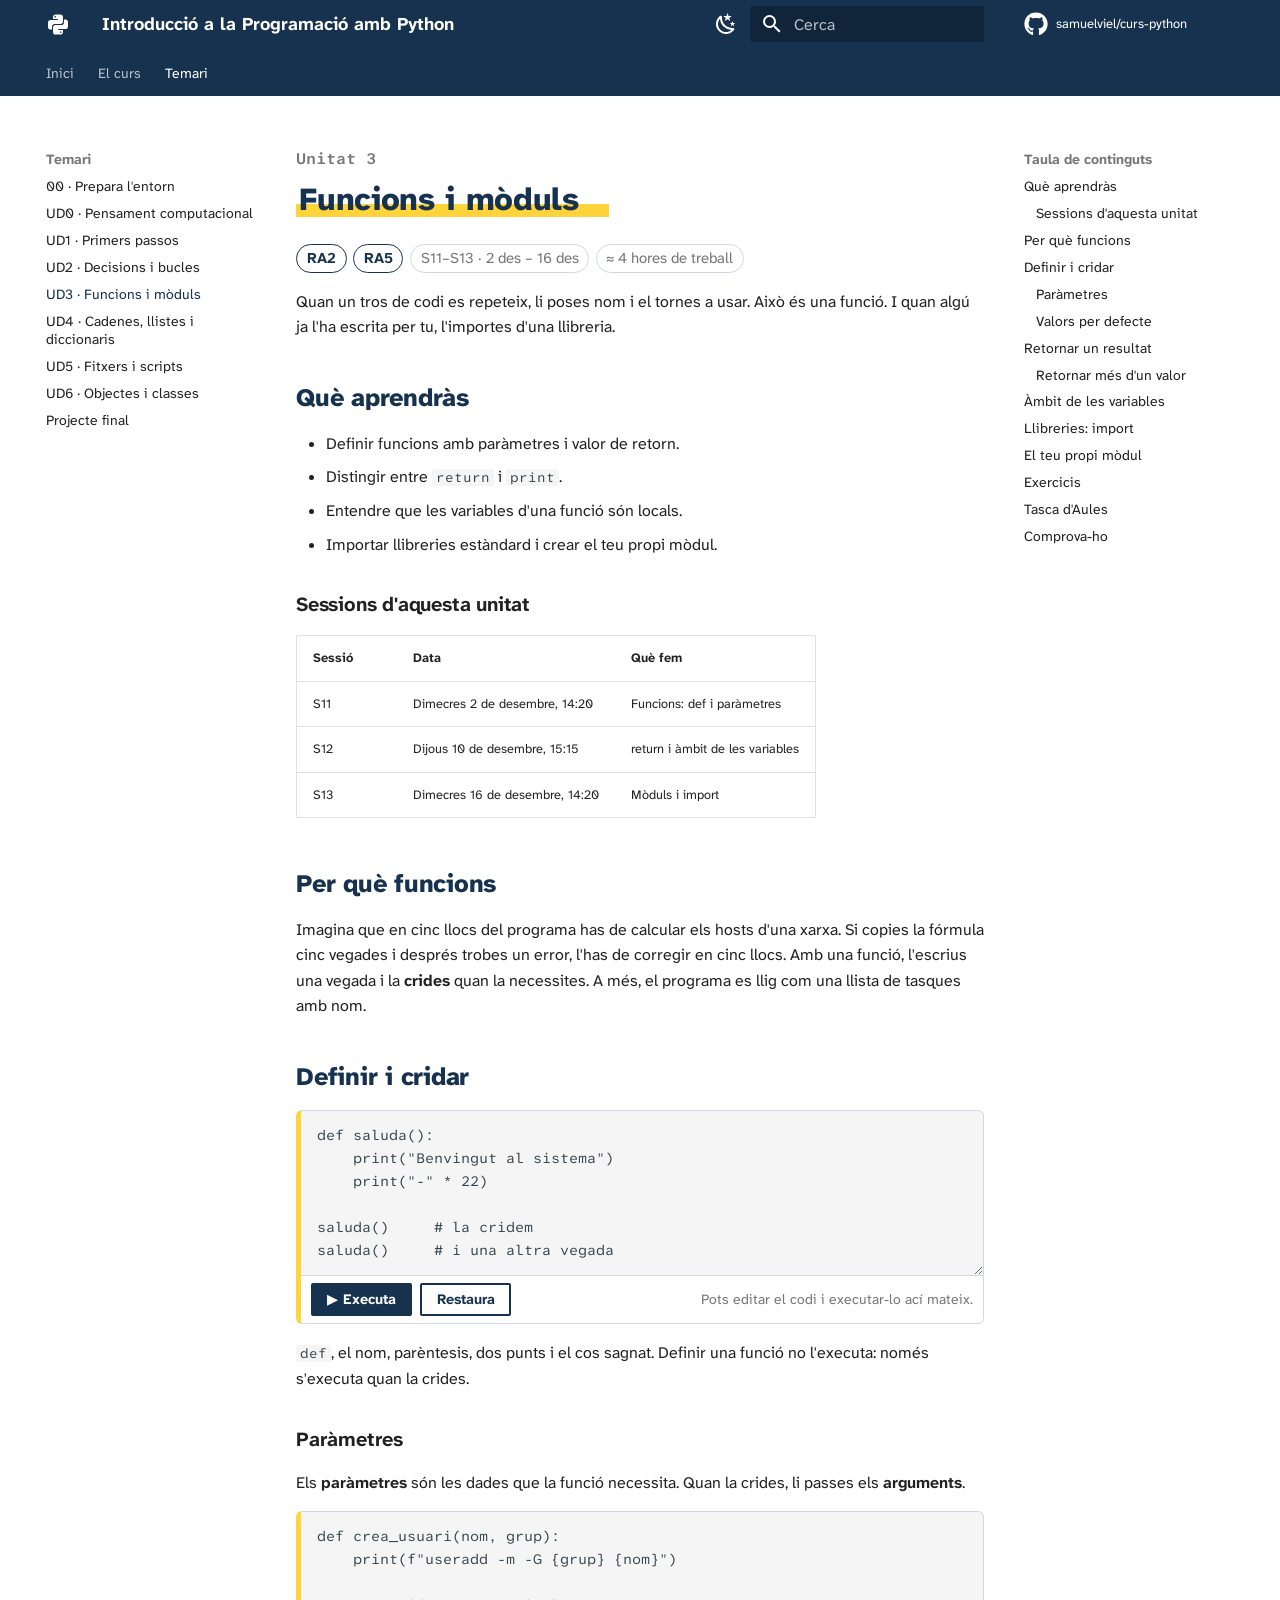
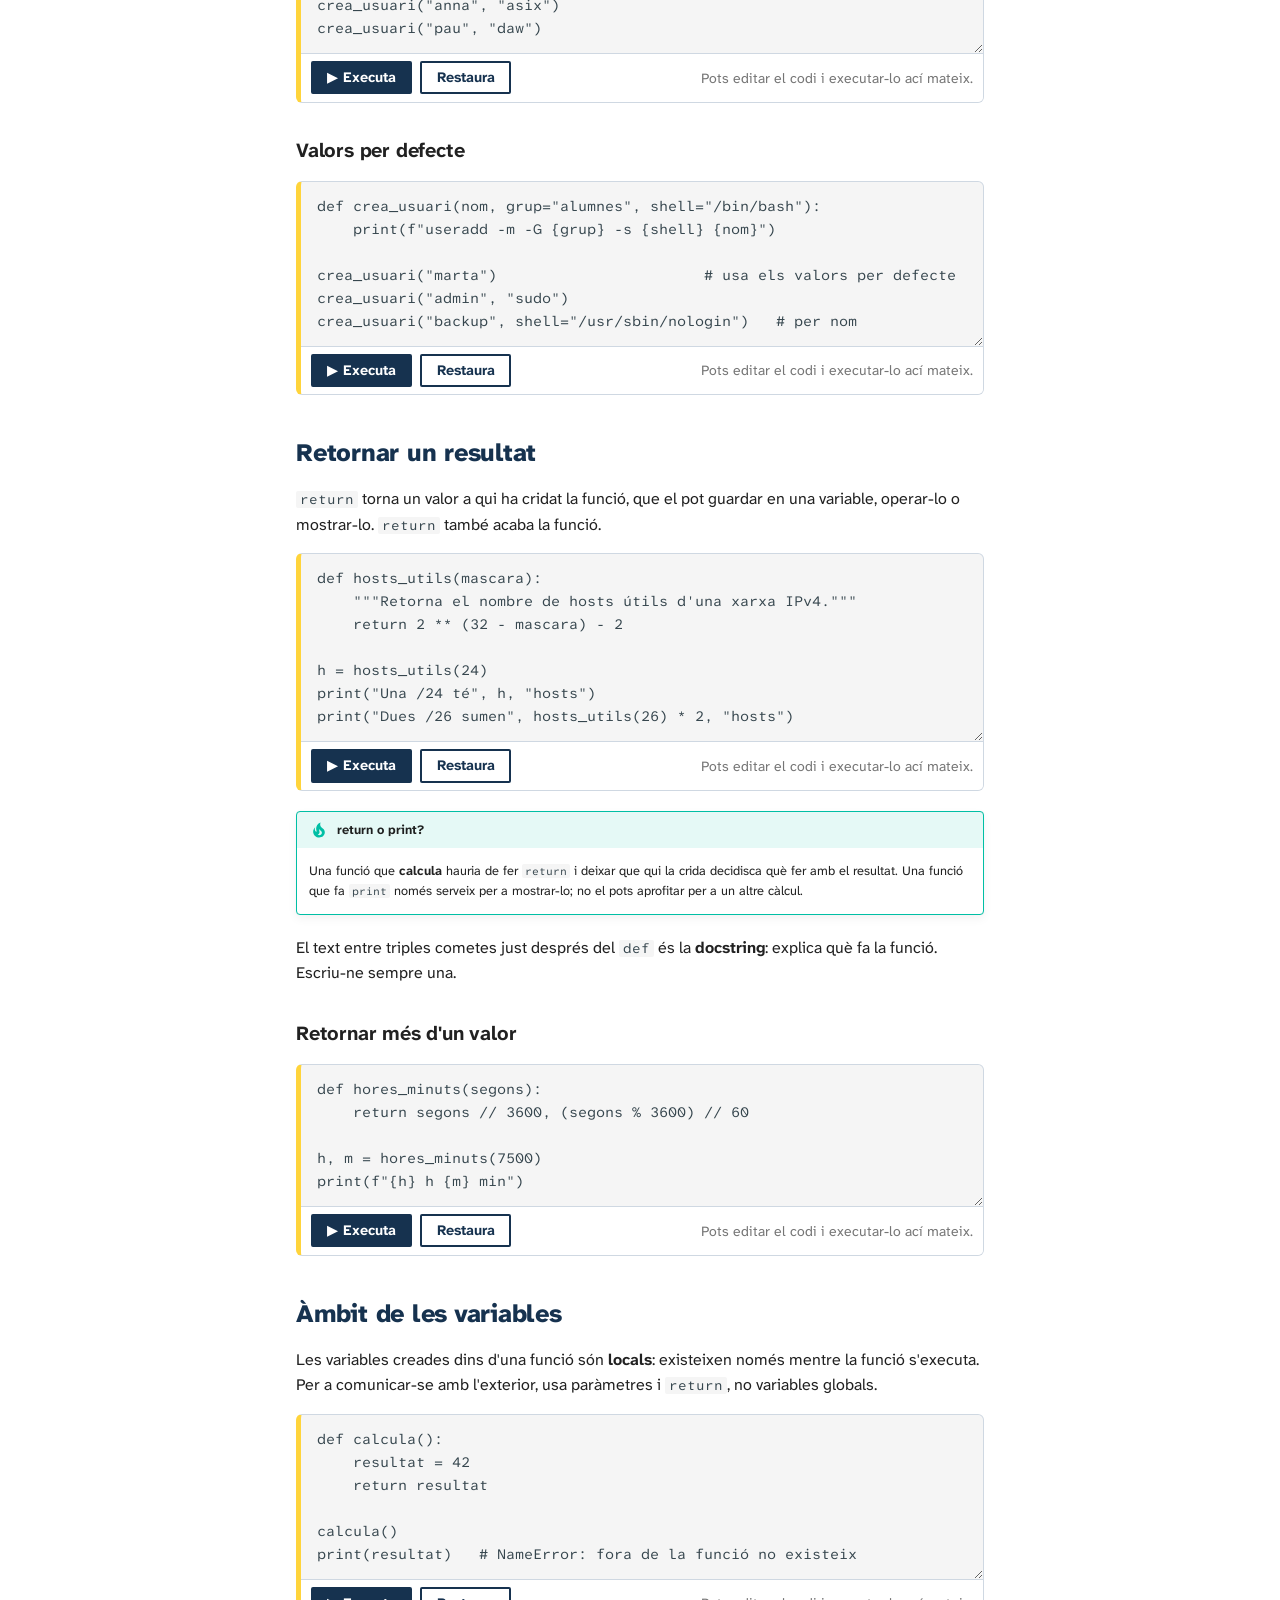
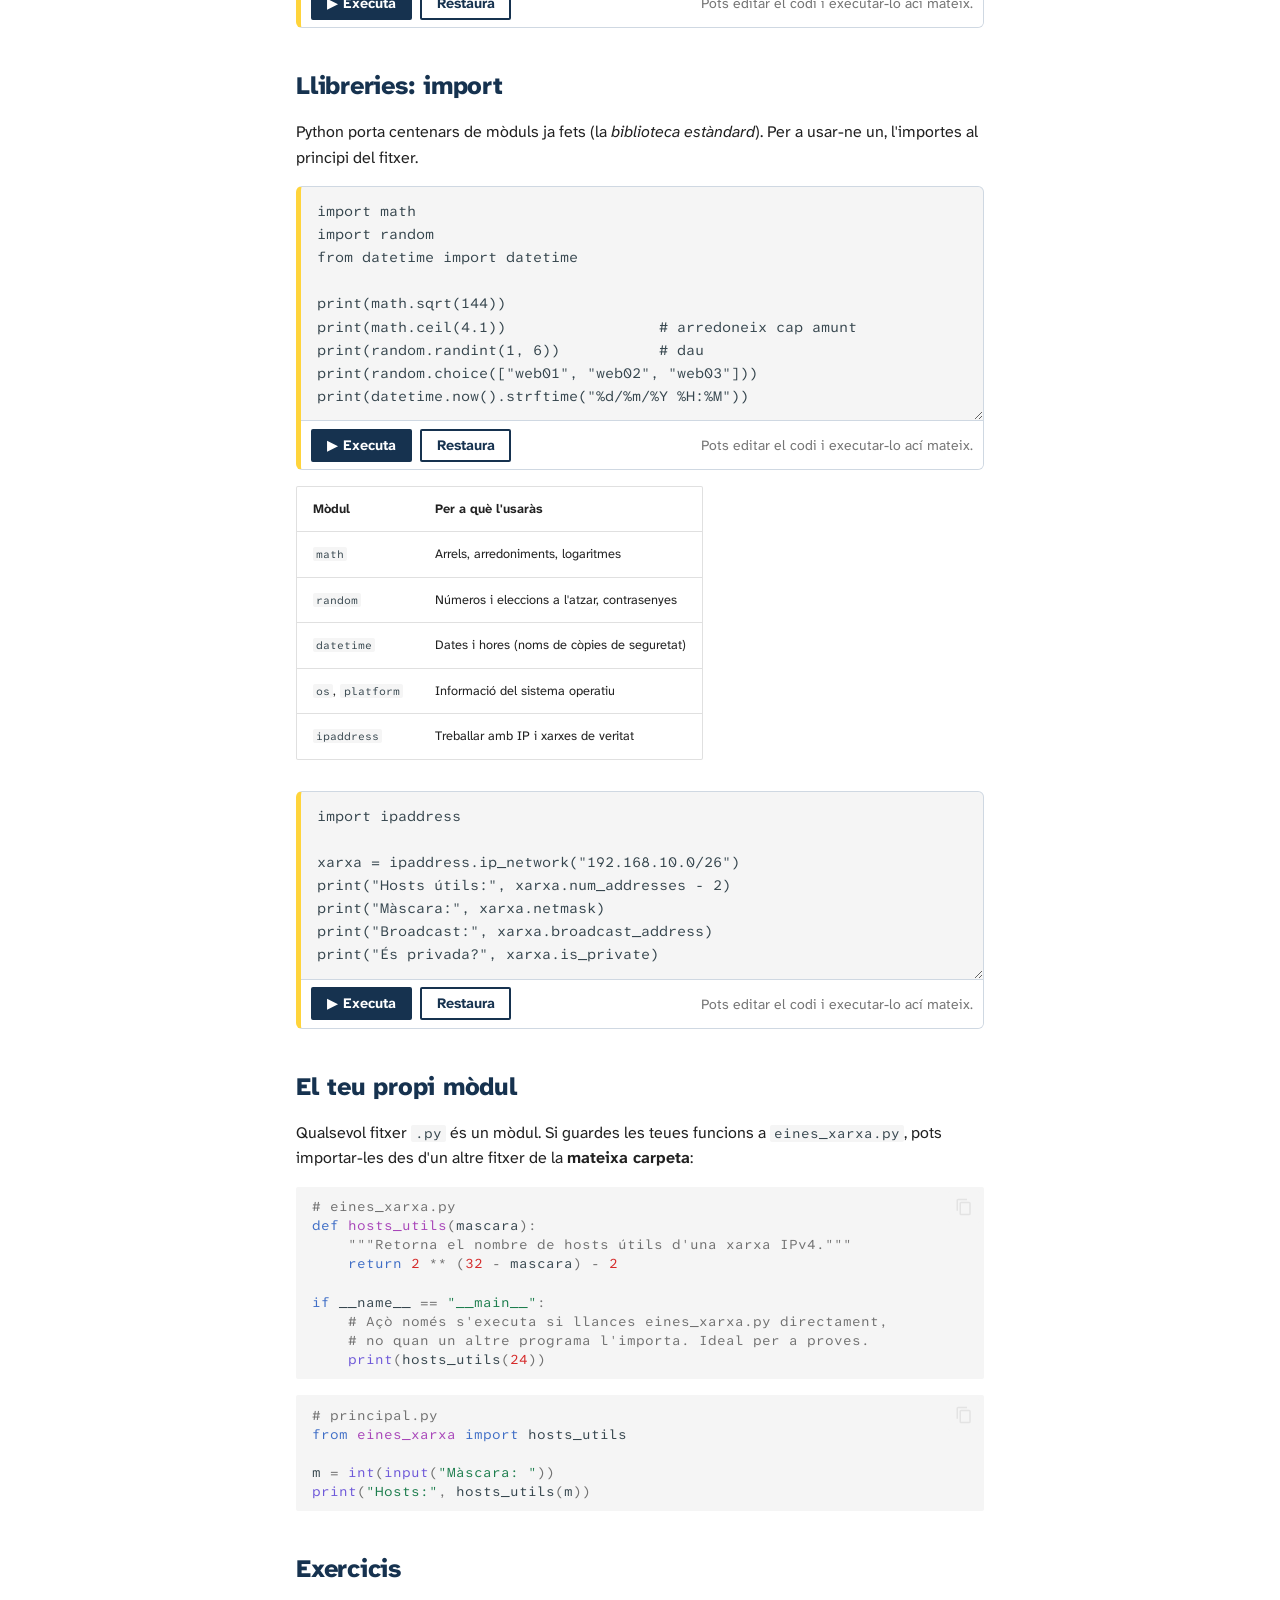
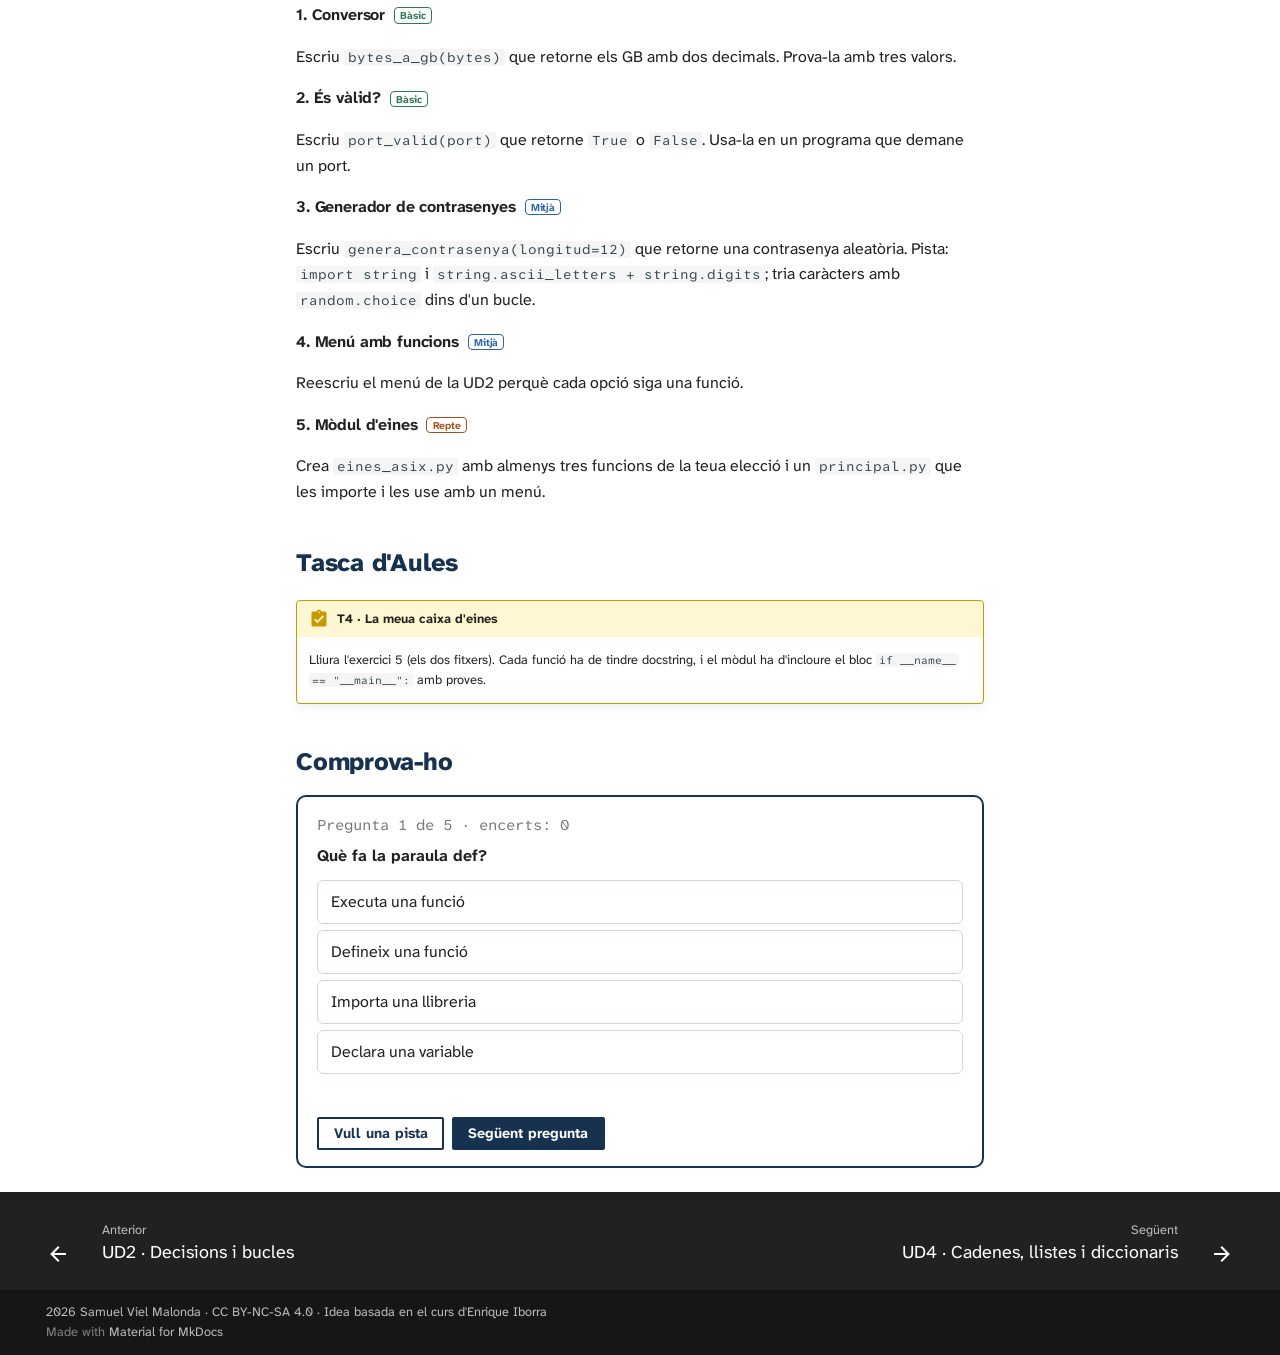
<file: unitats/ud3/index.html>
<!doctype html>
<html lang="ca" class="no-js">
  <head>
    
      <meta charset="utf-8">
      <meta name="viewport" content="width=device-width,initial-scale=1">
      
        <meta name="description" content="Optativa de 2n d'ASIX/DAW semipresencial · IES Maria Enríquez (Gandia) · Curs 2026-2027">
      
      
        <meta name="author" content="Samuel Viel Malonda">
      
      
        <link rel="canonical" href="https://samuelviel.github.io/curs-python/unitats/ud3/">
      
      
        <link rel="prev" href="../ud2/">
      
      
        <link rel="next" href="../ud4/">
      
      
        
      
      
      <link rel="icon" href="../../assets/favicon.svg">
      <meta name="generator" content="mkdocs-1.6.1, mkdocs-material-9.7.7">
    
    
      
        <title>Funcions i mòduls - Introducció a la Programació amb Python</title>
      
    
    
      <link rel="stylesheet" href="../../assets/stylesheets/main.ec1eaa64.min.css">
      
        
        <link rel="stylesheet" href="../../assets/stylesheets/palette.ab4e12ef.min.css">
      
      


    
    
      
    
    
      
    
    
      <link rel="stylesheet" href="../../assets/css/curs.css">
    
    <script>__md_scope=new URL("../..",location),__md_hash=e=>[...e].reduce(((e,_)=>(e<<5)-e+_.charCodeAt(0)),0),__md_get=(e,_=localStorage,t=__md_scope)=>JSON.parse(_.getItem(t.pathname+"."+e)),__md_set=(e,_,t=localStorage,a=__md_scope)=>{try{t.setItem(a.pathname+"."+e,JSON.stringify(_))}catch(e){}}</script>
    
      

    
    
  </head>
  
  
    
    
      
    
    
    
    
    <body dir="ltr" data-md-color-scheme="default" data-md-color-primary="custom" data-md-color-accent="custom">
  
    
    <input class="md-toggle" data-md-toggle="drawer" type="checkbox" id="__drawer" autocomplete="off">
    <input class="md-toggle" data-md-toggle="search" type="checkbox" id="__search" autocomplete="off">
    <label class="md-overlay" for="__drawer"></label>
    <div data-md-component="skip">
      
        
        <a href="#funcions-i-moduls" class="md-skip">
          Salta el contingut
        </a>
      
    </div>
    <div data-md-component="announce">
      
    </div>
    
    
      

<header class="md-header" data-md-component="header">
  <nav class="md-header__inner md-grid" aria-label="Capçalera">
    <a href="../.." title="Introducció a la Programació amb Python" class="md-header__button md-logo" aria-label="Introducció a la Programació amb Python" data-md-component="logo">
      
  
  <svg xmlns="http://www.w3.org/2000/svg" viewBox="0 0 24 24"><path d="M19.14 7.5A2.86 2.86 0 0 1 22 10.36v3.78A2.86 2.86 0 0 1 19.14 17H12c0 .39.32.96.71.96H17v1.68a2.86 2.86 0 0 1-2.86 2.86H9.86A2.86 2.86 0 0 1 7 19.64v-3.75a2.85 2.85 0 0 1 2.86-2.85h5.25a2.85 2.85 0 0 0 2.85-2.86V7.5zm-4.28 11.79c-.4 0-.72.3-.72.89s.32.71.72.71a.71.71 0 0 0 .71-.71c0-.59-.32-.89-.71-.89m-10-1.79A2.86 2.86 0 0 1 2 14.64v-3.78A2.86 2.86 0 0 1 4.86 8H12c0-.39-.32-.96-.71-.96H7V5.36A2.86 2.86 0 0 1 9.86 2.5h4.28A2.86 2.86 0 0 1 17 5.36v3.75a2.85 2.85 0 0 1-2.86 2.85H8.89a2.85 2.85 0 0 0-2.85 2.86v2.68zM9.14 5.71c.4 0 .72-.3.72-.89s-.32-.71-.72-.71c-.39 0-.71.12-.71.71s.32.89.71.89"/></svg>

    </a>
    <label class="md-header__button md-icon" for="__drawer">
      
      <svg xmlns="http://www.w3.org/2000/svg" viewBox="0 0 24 24"><path d="M3 6h18v2H3zm0 5h18v2H3zm0 5h18v2H3z"/></svg>
    </label>
    <div class="md-header__title" data-md-component="header-title">
      <div class="md-header__ellipsis">
        <div class="md-header__topic">
          <span class="md-ellipsis">
            Introducció a la Programació amb Python
          </span>
        </div>
        <div class="md-header__topic" data-md-component="header-topic">
          <span class="md-ellipsis">
            
              Funcions i mòduls
            
          </span>
        </div>
      </div>
    </div>
    
      
        <form class="md-header__option" data-md-component="palette">
  
    
    
    
    <input class="md-option" data-md-color-media="(prefers-color-scheme: light)" data-md-color-scheme="default" data-md-color-primary="custom" data-md-color-accent="custom"  aria-label="Canvia a mode fosc"  type="radio" name="__palette" id="__palette_0">
    
      <label class="md-header__button md-icon" title="Canvia a mode fosc" for="__palette_1" hidden>
        <svg xmlns="http://www.w3.org/2000/svg" viewBox="0 0 24 24"><path d="m17.75 4.09-2.53 1.94.91 3.06-2.63-1.81-2.63 1.81.91-3.06-2.53-1.94L12.44 4l1.06-3 1.06 3zm3.5 6.91-1.64 1.25.59 1.98-1.7-1.17-1.7 1.17.59-1.98L15.75 11l2.06-.05L18.5 9l.69 1.95zm-2.28 4.95c.83-.08 1.72 1.1 1.19 1.85-.32.45-.66.87-1.08 1.27C15.17 23 8.84 23 4.94 19.07c-3.91-3.9-3.91-10.24 0-14.14.4-.4.82-.76 1.27-1.08.75-.53 1.93.36 1.85 1.19-.27 2.86.69 5.83 2.89 8.02a9.96 9.96 0 0 0 8.02 2.89m-1.64 2.02a12.08 12.08 0 0 1-7.8-3.47c-2.17-2.19-3.33-5-3.49-7.82-2.81 3.14-2.7 7.96.31 10.98 3.02 3.01 7.84 3.12 10.98.31"/></svg>
      </label>
    
  
    
    
    
    <input class="md-option" data-md-color-media="(prefers-color-scheme: dark)" data-md-color-scheme="slate" data-md-color-primary="custom" data-md-color-accent="custom"  aria-label="Canvia a mode clar"  type="radio" name="__palette" id="__palette_1">
    
      <label class="md-header__button md-icon" title="Canvia a mode clar" for="__palette_0" hidden>
        <svg xmlns="http://www.w3.org/2000/svg" viewBox="0 0 24 24"><path d="M12 7a5 5 0 0 1 5 5 5 5 0 0 1-5 5 5 5 0 0 1-5-5 5 5 0 0 1 5-5m0 2a3 3 0 0 0-3 3 3 3 0 0 0 3 3 3 3 0 0 0 3-3 3 3 0 0 0-3-3m0-7 2.39 3.42C13.65 5.15 12.84 5 12 5s-1.65.15-2.39.42zM3.34 7l4.16-.35A7.2 7.2 0 0 0 5.94 8.5c-.44.74-.69 1.5-.83 2.29zm.02 10 1.76-3.77a7.131 7.131 0 0 0 2.38 4.14zM20.65 7l-1.77 3.79a7.02 7.02 0 0 0-2.38-4.15zm-.01 10-4.14.36c.59-.51 1.12-1.14 1.54-1.86.42-.73.69-1.5.83-2.29zM12 22l-2.41-3.44c.74.27 1.55.44 2.41.44.82 0 1.63-.17 2.37-.44z"/></svg>
      </label>
    
  
</form>
      
    
    
      <script>var palette=__md_get("__palette");if(palette&&palette.color){if("(prefers-color-scheme)"===palette.color.media){var media=matchMedia("(prefers-color-scheme: light)"),input=document.querySelector(media.matches?"[data-md-color-media='(prefers-color-scheme: light)']":"[data-md-color-media='(prefers-color-scheme: dark)']");palette.color.media=input.getAttribute("data-md-color-media"),palette.color.scheme=input.getAttribute("data-md-color-scheme"),palette.color.primary=input.getAttribute("data-md-color-primary"),palette.color.accent=input.getAttribute("data-md-color-accent")}for(var[key,value]of Object.entries(palette.color))document.body.setAttribute("data-md-color-"+key,value)}</script>
    
    
    
      
      
        <label class="md-header__button md-icon" for="__search">
          
          <svg xmlns="http://www.w3.org/2000/svg" viewBox="0 0 24 24"><path d="M9.5 3A6.5 6.5 0 0 1 16 9.5c0 1.61-.59 3.09-1.56 4.23l.27.27h.79l5 5-1.5 1.5-5-5v-.79l-.27-.27A6.52 6.52 0 0 1 9.5 16 6.5 6.5 0 0 1 3 9.5 6.5 6.5 0 0 1 9.5 3m0 2C7 5 5 7 5 9.5S7 14 9.5 14 14 12 14 9.5 12 5 9.5 5"/></svg>
        </label>
        <div class="md-search" data-md-component="search" role="dialog">
  <label class="md-search__overlay" for="__search"></label>
  <div class="md-search__inner" role="search">
    <form class="md-search__form" name="search">
      <input type="text" class="md-search__input" name="query" aria-label="Cerca" placeholder="Cerca" autocapitalize="off" autocorrect="off" autocomplete="off" spellcheck="false" data-md-component="search-query" required>
      <label class="md-search__icon md-icon" for="__search">
        
        <svg xmlns="http://www.w3.org/2000/svg" viewBox="0 0 24 24"><path d="M9.5 3A6.5 6.5 0 0 1 16 9.5c0 1.61-.59 3.09-1.56 4.23l.27.27h.79l5 5-1.5 1.5-5-5v-.79l-.27-.27A6.52 6.52 0 0 1 9.5 16 6.5 6.5 0 0 1 3 9.5 6.5 6.5 0 0 1 9.5 3m0 2C7 5 5 7 5 9.5S7 14 9.5 14 14 12 14 9.5 12 5 9.5 5"/></svg>
        
        <svg xmlns="http://www.w3.org/2000/svg" viewBox="0 0 24 24"><path d="M20 11v2H8l5.5 5.5-1.42 1.42L4.16 12l7.92-7.92L13.5 5.5 8 11z"/></svg>
      </label>
      <nav class="md-search__options" aria-label="Cerca">
        
        <button type="reset" class="md-search__icon md-icon" title="Neteja" aria-label="Neteja" tabindex="-1">
          
          <svg xmlns="http://www.w3.org/2000/svg" viewBox="0 0 24 24"><path d="M19 6.41 17.59 5 12 10.59 6.41 5 5 6.41 10.59 12 5 17.59 6.41 19 12 13.41 17.59 19 19 17.59 13.41 12z"/></svg>
        </button>
      </nav>
      
        <div class="md-search__suggest" data-md-component="search-suggest"></div>
      
    </form>
    <div class="md-search__output">
      <div class="md-search__scrollwrap" tabindex="0" data-md-scrollfix>
        <div class="md-search-result" data-md-component="search-result">
          <div class="md-search-result__meta">
            Inicialitzant cerca
          </div>
          <ol class="md-search-result__list" role="presentation"></ol>
        </div>
      </div>
    </div>
  </div>
</div>
      
    
    
      <div class="md-header__source">
        <a href="https://github.com/samuelviel/curs-python" title="Ves al repositori" class="md-source" data-md-component="source">
  <div class="md-source__icon md-icon">
    
    <svg xmlns="http://www.w3.org/2000/svg" viewBox="0 0 512 512"><!--! Font Awesome Free 7.1.0 by @fontawesome - https://fontawesome.com License - https://fontawesome.com/license/free (Icons: CC BY 4.0, Fonts: SIL OFL 1.1, Code: MIT License) Copyright 2025 Fonticons, Inc.--><path d="M173.9 397.4c0 2-2.3 3.6-5.2 3.6-3.3.3-5.6-1.3-5.6-3.6 0-2 2.3-3.6 5.2-3.6 3-.3 5.6 1.3 5.6 3.6m-31.1-4.5c-.7 2 1.3 4.3 4.3 4.9 2.6 1 5.6 0 6.2-2s-1.3-4.3-4.3-5.2c-2.6-.7-5.5.3-6.2 2.3m44.2-1.7c-2.9.7-4.9 2.6-4.6 4.9.3 2 2.9 3.3 5.9 2.6 2.9-.7 4.9-2.6 4.6-4.6-.3-1.9-3-3.2-5.9-2.9M252.8 8C114.1 8 8 113.3 8 252c0 110.9 69.8 205.8 169.5 239.2 12.8 2.3 17.3-5.6 17.3-12.1 0-6.2-.3-40.4-.3-61.4 0 0-70 15-84.7-29.8 0 0-11.4-29.1-27.8-36.6 0 0-22.9-15.7 1.6-15.4 0 0 24.9 2 38.6 25.8 21.9 38.6 58.6 27.5 72.9 20.9 2.3-16 8.8-27.1 16-33.7-55.9-6.2-112.3-14.3-112.3-110.5 0-27.5 7.6-41.3 23.6-58.9-2.6-6.5-11.1-33.3 2.6-67.9 20.9-6.5 69 27 69 27 20-5.6 41.5-8.5 62.8-8.5s42.8 2.9 62.8 8.5c0 0 48.1-33.6 69-27 13.7 34.7 5.2 61.4 2.6 67.9 16 17.7 25.8 31.5 25.8 58.9 0 96.5-58.9 104.2-114.8 110.5 9.2 7.9 17 22.9 17 46.4 0 33.7-.3 75.4-.3 83.6 0 6.5 4.6 14.4 17.3 12.1C436.2 457.8 504 362.9 504 252 504 113.3 391.5 8 252.8 8M105.2 352.9c-1.3 1-1 3.3.7 5.2 1.6 1.6 3.9 2.3 5.2 1 1.3-1 1-3.3-.7-5.2-1.6-1.6-3.9-2.3-5.2-1m-10.8-8.1c-.7 1.3.3 2.9 2.3 3.9 1.6 1 3.6.7 4.3-.7.7-1.3-.3-2.9-2.3-3.9-2-.6-3.6-.3-4.3.7m32.4 35.6c-1.6 1.3-1 4.3 1.3 6.2 2.3 2.3 5.2 2.6 6.5 1 1.3-1.3.7-4.3-1.3-6.2-2.2-2.3-5.2-2.6-6.5-1m-11.4-14.7c-1.6 1-1.6 3.6 0 5.9s4.3 3.3 5.6 2.3c1.6-1.3 1.6-3.9 0-6.2-1.4-2.3-4-3.3-5.6-2"/></svg>
  </div>
  <div class="md-source__repository">
    samuelviel/curs-python
  </div>
</a>
      </div>
    
  </nav>
  
</header>
    
    <div class="md-container" data-md-component="container">
      
      
        
          
            
<nav class="md-tabs" aria-label="Pestanyes" data-md-component="tabs">
  <div class="md-grid">
    <ul class="md-tabs__list">
      
        
  
  
  
  
    <li class="md-tabs__item">
      <a href="../.." class="md-tabs__link">
        
  
  
    
  
  Inici

      </a>
    </li>
  

      
        
  
  
  
  
    
    
      <li class="md-tabs__item">
        <a href="../../guia/" class="md-tabs__link">
          
  
  
    
  
  El curs

        </a>
      </li>
    
  

      
        
  
  
  
    
  
  
    
    
      <li class="md-tabs__item md-tabs__item--active">
        <a href="../entorn/" class="md-tabs__link">
          
  
  
    
  
  Temari

        </a>
      </li>
    
  

      
    </ul>
  </div>
</nav>
          
        
      
      <main class="md-main" data-md-component="main">
        <div class="md-main__inner md-grid">
          
            
              
              <div class="md-sidebar md-sidebar--primary" data-md-component="sidebar" data-md-type="navigation" >
                <div class="md-sidebar__scrollwrap">
                  <div class="md-sidebar__inner">
                    


  


<nav class="md-nav md-nav--primary md-nav--lifted" aria-label="Navegació" data-md-level="0">
  <label class="md-nav__title" for="__drawer">
    <a href="../.." title="Introducció a la Programació amb Python" class="md-nav__button md-logo" aria-label="Introducció a la Programació amb Python" data-md-component="logo">
      
  
  <svg xmlns="http://www.w3.org/2000/svg" viewBox="0 0 24 24"><path d="M19.14 7.5A2.86 2.86 0 0 1 22 10.36v3.78A2.86 2.86 0 0 1 19.14 17H12c0 .39.32.96.71.96H17v1.68a2.86 2.86 0 0 1-2.86 2.86H9.86A2.86 2.86 0 0 1 7 19.64v-3.75a2.85 2.85 0 0 1 2.86-2.85h5.25a2.85 2.85 0 0 0 2.85-2.86V7.5zm-4.28 11.79c-.4 0-.72.3-.72.89s.32.71.72.71a.71.71 0 0 0 .71-.71c0-.59-.32-.89-.71-.89m-10-1.79A2.86 2.86 0 0 1 2 14.64v-3.78A2.86 2.86 0 0 1 4.86 8H12c0-.39-.32-.96-.71-.96H7V5.36A2.86 2.86 0 0 1 9.86 2.5h4.28A2.86 2.86 0 0 1 17 5.36v3.75a2.85 2.85 0 0 1-2.86 2.85H8.89a2.85 2.85 0 0 0-2.85 2.86v2.68zM9.14 5.71c.4 0 .72-.3.72-.89s-.32-.71-.72-.71c-.39 0-.71.12-.71.71s.32.89.71.89"/></svg>

    </a>
    Introducció a la Programació amb Python
  </label>
  
    <div class="md-nav__source">
      <a href="https://github.com/samuelviel/curs-python" title="Ves al repositori" class="md-source" data-md-component="source">
  <div class="md-source__icon md-icon">
    
    <svg xmlns="http://www.w3.org/2000/svg" viewBox="0 0 512 512"><!--! Font Awesome Free 7.1.0 by @fontawesome - https://fontawesome.com License - https://fontawesome.com/license/free (Icons: CC BY 4.0, Fonts: SIL OFL 1.1, Code: MIT License) Copyright 2025 Fonticons, Inc.--><path d="M173.9 397.4c0 2-2.3 3.6-5.2 3.6-3.3.3-5.6-1.3-5.6-3.6 0-2 2.3-3.6 5.2-3.6 3-.3 5.6 1.3 5.6 3.6m-31.1-4.5c-.7 2 1.3 4.3 4.3 4.9 2.6 1 5.6 0 6.2-2s-1.3-4.3-4.3-5.2c-2.6-.7-5.5.3-6.2 2.3m44.2-1.7c-2.9.7-4.9 2.6-4.6 4.9.3 2 2.9 3.3 5.9 2.6 2.9-.7 4.9-2.6 4.6-4.6-.3-1.9-3-3.2-5.9-2.9M252.8 8C114.1 8 8 113.3 8 252c0 110.9 69.8 205.8 169.5 239.2 12.8 2.3 17.3-5.6 17.3-12.1 0-6.2-.3-40.4-.3-61.4 0 0-70 15-84.7-29.8 0 0-11.4-29.1-27.8-36.6 0 0-22.9-15.7 1.6-15.4 0 0 24.9 2 38.6 25.8 21.9 38.6 58.6 27.5 72.9 20.9 2.3-16 8.8-27.1 16-33.7-55.9-6.2-112.3-14.3-112.3-110.5 0-27.5 7.6-41.3 23.6-58.9-2.6-6.5-11.1-33.3 2.6-67.9 20.9-6.5 69 27 69 27 20-5.6 41.5-8.5 62.8-8.5s42.8 2.9 62.8 8.5c0 0 48.1-33.6 69-27 13.7 34.7 5.2 61.4 2.6 67.9 16 17.7 25.8 31.5 25.8 58.9 0 96.5-58.9 104.2-114.8 110.5 9.2 7.9 17 22.9 17 46.4 0 33.7-.3 75.4-.3 83.6 0 6.5 4.6 14.4 17.3 12.1C436.2 457.8 504 362.9 504 252 504 113.3 391.5 8 252.8 8M105.2 352.9c-1.3 1-1 3.3.7 5.2 1.6 1.6 3.9 2.3 5.2 1 1.3-1 1-3.3-.7-5.2-1.6-1.6-3.9-2.3-5.2-1m-10.8-8.1c-.7 1.3.3 2.9 2.3 3.9 1.6 1 3.6.7 4.3-.7.7-1.3-.3-2.9-2.3-3.9-2-.6-3.6-.3-4.3.7m32.4 35.6c-1.6 1.3-1 4.3 1.3 6.2 2.3 2.3 5.2 2.6 6.5 1 1.3-1.3.7-4.3-1.3-6.2-2.2-2.3-5.2-2.6-6.5-1m-11.4-14.7c-1.6 1-1.6 3.6 0 5.9s4.3 3.3 5.6 2.3c1.6-1.3 1.6-3.9 0-6.2-1.4-2.3-4-3.3-5.6-2"/></svg>
  </div>
  <div class="md-source__repository">
    samuelviel/curs-python
  </div>
</a>
    </div>
  
  <ul class="md-nav__list" data-md-scrollfix>
    
      
      
  
  
  
  
    <li class="md-nav__item">
      <a href="../.." class="md-nav__link">
        
  
  
  <span class="md-ellipsis">
    
  
    Inici
  

    
  </span>
  
  

      </a>
    </li>
  

    
      
      
  
  
  
  
    
    
      
        
      
        
      
        
      
    
    
    
      
      
        
      
    
    
    <li class="md-nav__item md-nav__item--nested">
      
        
        
        <input class="md-nav__toggle md-toggle " type="checkbox" id="__nav_2" >
        
          
          <label class="md-nav__link" for="__nav_2" id="__nav_2_label" tabindex="0">
            
  
  
  <span class="md-ellipsis">
    
  
    El curs
  

    
  </span>
  
  

            <span class="md-nav__icon md-icon"></span>
          </label>
        
        <nav class="md-nav" data-md-level="1" aria-labelledby="__nav_2_label" aria-expanded="false">
          <label class="md-nav__title" for="__nav_2">
            <span class="md-nav__icon md-icon"></span>
            
  
    El curs
  

          </label>
          <ul class="md-nav__list" data-md-scrollfix>
            
              
                
  
  
  
  
    <li class="md-nav__item">
      <a href="../../guia/" class="md-nav__link">
        
  
  
  <span class="md-ellipsis">
    
  
    Com funciona
  

    
  </span>
  
  

      </a>
    </li>
  

              
            
              
                
  
  
  
  
    <li class="md-nav__item">
      <a href="../../calendari/" class="md-nav__link">
        
  
  
  <span class="md-ellipsis">
    
  
    Calendari
  

    
  </span>
  
  

      </a>
    </li>
  

              
            
              
                
  
  
  
  
    <li class="md-nav__item">
      <a href="../../recursos/" class="md-nav__link">
        
  
  
  <span class="md-ellipsis">
    
  
    Recursos
  

    
  </span>
  
  

      </a>
    </li>
  

              
            
          </ul>
        </nav>
      
    </li>
  

    
      
      
  
  
    
  
  
  
    
    
      
        
      
        
      
        
      
        
      
        
      
        
      
        
      
        
      
        
      
    
    
    
      
        
        
      
      
        
      
    
    
    <li class="md-nav__item md-nav__item--active md-nav__item--section md-nav__item--nested">
      
        
        
        <input class="md-nav__toggle md-toggle " type="checkbox" id="__nav_3" checked>
        
          
          <label class="md-nav__link" for="__nav_3" id="__nav_3_label" tabindex="">
            
  
  
  <span class="md-ellipsis">
    
  
    Temari
  

    
  </span>
  
  

            <span class="md-nav__icon md-icon"></span>
          </label>
        
        <nav class="md-nav" data-md-level="1" aria-labelledby="__nav_3_label" aria-expanded="true">
          <label class="md-nav__title" for="__nav_3">
            <span class="md-nav__icon md-icon"></span>
            
  
    Temari
  

          </label>
          <ul class="md-nav__list" data-md-scrollfix>
            
              
                
  
  
  
  
    <li class="md-nav__item">
      <a href="../entorn/" class="md-nav__link">
        
  
  
  <span class="md-ellipsis">
    
  
    00 · Prepara l'entorn
  

    
  </span>
  
  

      </a>
    </li>
  

              
            
              
                
  
  
  
  
    <li class="md-nav__item">
      <a href="../ud0/" class="md-nav__link">
        
  
  
  <span class="md-ellipsis">
    
  
    UD0 · Pensament computacional
  

    
  </span>
  
  

      </a>
    </li>
  

              
            
              
                
  
  
  
  
    <li class="md-nav__item">
      <a href="../ud1/" class="md-nav__link">
        
  
  
  <span class="md-ellipsis">
    
  
    UD1 · Primers passos
  

    
  </span>
  
  

      </a>
    </li>
  

              
            
              
                
  
  
  
  
    <li class="md-nav__item">
      <a href="../ud2/" class="md-nav__link">
        
  
  
  <span class="md-ellipsis">
    
  
    UD2 · Decisions i bucles
  

    
  </span>
  
  

      </a>
    </li>
  

              
            
              
                
  
  
    
  
  
  
    <li class="md-nav__item md-nav__item--active">
      
      <input class="md-nav__toggle md-toggle" type="checkbox" id="__toc">
      
      
        
      
      
        <label class="md-nav__link md-nav__link--active" for="__toc">
          
  
  
  <span class="md-ellipsis">
    
  
    UD3 · Funcions i mòduls
  

    
  </span>
  
  

          <span class="md-nav__icon md-icon"></span>
        </label>
      
      <a href="./" class="md-nav__link md-nav__link--active">
        
  
  
  <span class="md-ellipsis">
    
  
    UD3 · Funcions i mòduls
  

    
  </span>
  
  

      </a>
      
        

<nav class="md-nav md-nav--secondary" aria-label="Taula de continguts">
  
  
  
    
  
  
    <label class="md-nav__title" for="__toc">
      <span class="md-nav__icon md-icon"></span>
      Taula de continguts
    </label>
    <ul class="md-nav__list" data-md-component="toc" data-md-scrollfix>
      
        <li class="md-nav__item">
  <a href="#que-aprendras" class="md-nav__link">
    <span class="md-ellipsis">
      
        Què aprendràs
      
    </span>
  </a>
  
    <nav class="md-nav" aria-label="Què aprendràs">
      <ul class="md-nav__list">
        
          <li class="md-nav__item">
  <a href="#sessions-daquesta-unitat" class="md-nav__link">
    <span class="md-ellipsis">
      
        Sessions d'aquesta unitat
      
    </span>
  </a>
  
</li>
        
      </ul>
    </nav>
  
</li>
      
        <li class="md-nav__item">
  <a href="#per-que-funcions" class="md-nav__link">
    <span class="md-ellipsis">
      
        Per què funcions
      
    </span>
  </a>
  
</li>
      
        <li class="md-nav__item">
  <a href="#definir-i-cridar" class="md-nav__link">
    <span class="md-ellipsis">
      
        Definir i cridar
      
    </span>
  </a>
  
    <nav class="md-nav" aria-label="Definir i cridar">
      <ul class="md-nav__list">
        
          <li class="md-nav__item">
  <a href="#parametres" class="md-nav__link">
    <span class="md-ellipsis">
      
        Paràmetres
      
    </span>
  </a>
  
</li>
        
          <li class="md-nav__item">
  <a href="#valors-per-defecte" class="md-nav__link">
    <span class="md-ellipsis">
      
        Valors per defecte
      
    </span>
  </a>
  
</li>
        
      </ul>
    </nav>
  
</li>
      
        <li class="md-nav__item">
  <a href="#retornar-un-resultat" class="md-nav__link">
    <span class="md-ellipsis">
      
        Retornar un resultat
      
    </span>
  </a>
  
    <nav class="md-nav" aria-label="Retornar un resultat">
      <ul class="md-nav__list">
        
          <li class="md-nav__item">
  <a href="#retornar-mes-dun-valor" class="md-nav__link">
    <span class="md-ellipsis">
      
        Retornar més d'un valor
      
    </span>
  </a>
  
</li>
        
      </ul>
    </nav>
  
</li>
      
        <li class="md-nav__item">
  <a href="#ambit-de-les-variables" class="md-nav__link">
    <span class="md-ellipsis">
      
        Àmbit de les variables
      
    </span>
  </a>
  
</li>
      
        <li class="md-nav__item">
  <a href="#llibreries-import" class="md-nav__link">
    <span class="md-ellipsis">
      
        Llibreries: import
      
    </span>
  </a>
  
</li>
      
        <li class="md-nav__item">
  <a href="#el-teu-propi-modul" class="md-nav__link">
    <span class="md-ellipsis">
      
        El teu propi mòdul
      
    </span>
  </a>
  
</li>
      
        <li class="md-nav__item">
  <a href="#exercicis" class="md-nav__link">
    <span class="md-ellipsis">
      
        Exercicis
      
    </span>
  </a>
  
</li>
      
        <li class="md-nav__item">
  <a href="#tasca-daules" class="md-nav__link">
    <span class="md-ellipsis">
      
        Tasca d'Aules
      
    </span>
  </a>
  
</li>
      
        <li class="md-nav__item">
  <a href="#comprova-ho" class="md-nav__link">
    <span class="md-ellipsis">
      
        Comprova-ho
      
    </span>
  </a>
  
</li>
      
    </ul>
  
</nav>
      
    </li>
  

              
            
              
                
  
  
  
  
    <li class="md-nav__item">
      <a href="../ud4/" class="md-nav__link">
        
  
  
  <span class="md-ellipsis">
    
  
    UD4 · Cadenes, llistes i diccionaris
  

    
  </span>
  
  

      </a>
    </li>
  

              
            
              
                
  
  
  
  
    <li class="md-nav__item">
      <a href="../ud5/" class="md-nav__link">
        
  
  
  <span class="md-ellipsis">
    
  
    UD5 · Fitxers i scripts
  

    
  </span>
  
  

      </a>
    </li>
  

              
            
              
                
  
  
  
  
    <li class="md-nav__item">
      <a href="../ud6/" class="md-nav__link">
        
  
  
  <span class="md-ellipsis">
    
  
    UD6 · Objectes i classes
  

    
  </span>
  
  

      </a>
    </li>
  

              
            
              
                
  
  
  
  
    <li class="md-nav__item">
      <a href="../projecte/" class="md-nav__link">
        
  
  
  <span class="md-ellipsis">
    
  
    Projecte final
  

    
  </span>
  
  

      </a>
    </li>
  

              
            
          </ul>
        </nav>
      
    </li>
  

    
  </ul>
</nav>
                  </div>
                </div>
              </div>
            
            
              
              <div class="md-sidebar md-sidebar--secondary" data-md-component="sidebar" data-md-type="toc" >
                <div class="md-sidebar__scrollwrap">
                  <div class="md-sidebar__inner">
                    

<nav class="md-nav md-nav--secondary" aria-label="Taula de continguts">
  
  
  
    
  
  
    <label class="md-nav__title" for="__toc">
      <span class="md-nav__icon md-icon"></span>
      Taula de continguts
    </label>
    <ul class="md-nav__list" data-md-component="toc" data-md-scrollfix>
      
        <li class="md-nav__item">
  <a href="#que-aprendras" class="md-nav__link">
    <span class="md-ellipsis">
      
        Què aprendràs
      
    </span>
  </a>
  
    <nav class="md-nav" aria-label="Què aprendràs">
      <ul class="md-nav__list">
        
          <li class="md-nav__item">
  <a href="#sessions-daquesta-unitat" class="md-nav__link">
    <span class="md-ellipsis">
      
        Sessions d'aquesta unitat
      
    </span>
  </a>
  
</li>
        
      </ul>
    </nav>
  
</li>
      
        <li class="md-nav__item">
  <a href="#per-que-funcions" class="md-nav__link">
    <span class="md-ellipsis">
      
        Per què funcions
      
    </span>
  </a>
  
</li>
      
        <li class="md-nav__item">
  <a href="#definir-i-cridar" class="md-nav__link">
    <span class="md-ellipsis">
      
        Definir i cridar
      
    </span>
  </a>
  
    <nav class="md-nav" aria-label="Definir i cridar">
      <ul class="md-nav__list">
        
          <li class="md-nav__item">
  <a href="#parametres" class="md-nav__link">
    <span class="md-ellipsis">
      
        Paràmetres
      
    </span>
  </a>
  
</li>
        
          <li class="md-nav__item">
  <a href="#valors-per-defecte" class="md-nav__link">
    <span class="md-ellipsis">
      
        Valors per defecte
      
    </span>
  </a>
  
</li>
        
      </ul>
    </nav>
  
</li>
      
        <li class="md-nav__item">
  <a href="#retornar-un-resultat" class="md-nav__link">
    <span class="md-ellipsis">
      
        Retornar un resultat
      
    </span>
  </a>
  
    <nav class="md-nav" aria-label="Retornar un resultat">
      <ul class="md-nav__list">
        
          <li class="md-nav__item">
  <a href="#retornar-mes-dun-valor" class="md-nav__link">
    <span class="md-ellipsis">
      
        Retornar més d'un valor
      
    </span>
  </a>
  
</li>
        
      </ul>
    </nav>
  
</li>
      
        <li class="md-nav__item">
  <a href="#ambit-de-les-variables" class="md-nav__link">
    <span class="md-ellipsis">
      
        Àmbit de les variables
      
    </span>
  </a>
  
</li>
      
        <li class="md-nav__item">
  <a href="#llibreries-import" class="md-nav__link">
    <span class="md-ellipsis">
      
        Llibreries: import
      
    </span>
  </a>
  
</li>
      
        <li class="md-nav__item">
  <a href="#el-teu-propi-modul" class="md-nav__link">
    <span class="md-ellipsis">
      
        El teu propi mòdul
      
    </span>
  </a>
  
</li>
      
        <li class="md-nav__item">
  <a href="#exercicis" class="md-nav__link">
    <span class="md-ellipsis">
      
        Exercicis
      
    </span>
  </a>
  
</li>
      
        <li class="md-nav__item">
  <a href="#tasca-daules" class="md-nav__link">
    <span class="md-ellipsis">
      
        Tasca d'Aules
      
    </span>
  </a>
  
</li>
      
        <li class="md-nav__item">
  <a href="#comprova-ho" class="md-nav__link">
    <span class="md-ellipsis">
      
        Comprova-ho
      
    </span>
  </a>
  
</li>
      
    </ul>
  
</nav>
                  </div>
                </div>
              </div>
            
          
          
            <div class="md-content" data-md-component="content">
              
              <article class="md-content__inner md-typeset">
                
                  


  
  


<p class="unit-num">Unitat 3</p>

<h1 id="funcions-i-moduls">Funcions i mòduls<a class="headerlink" href="#funcions-i-moduls" title="Permanent link">&para;</a></h1>
<p class="unit-meta"><span class="chip ra">RA2</span> <span class="chip ra">RA5</span> <span class="chip" data-unit-chip="ud3"></span> <span class="chip">≈ 4 hores de treball</span></p>

<p>Quan un tros de codi es repeteix, li poses nom i el tornes a usar. Això és una funció. I quan algú ja l'ha escrita per tu, l'importes d'una llibreria.</p>
<h2 id="que-aprendras">Què aprendràs<a class="headerlink" href="#que-aprendras" title="Permanent link">&para;</a></h2>
<ul>
<li>Definir funcions amb paràmetres i valor de retorn.</li>
<li>Distingir entre <code>return</code> i <code>print</code>.</li>
<li>Entendre que les variables d'una funció són locals.</li>
<li>Importar llibreries estàndard i crear el teu propi mòdul.</li>
</ul>
<h3 id="sessions-daquesta-unitat">Sessions d'aquesta unitat<a class="headerlink" href="#sessions-daquesta-unitat" title="Permanent link">&para;</a></h3>
<div class="unit-sessions" data-unit-sessions="ud3" markdown="0"></div>

<h2 id="per-que-funcions">Per què funcions<a class="headerlink" href="#per-que-funcions" title="Permanent link">&para;</a></h2>
<p>Imagina que en cinc llocs del programa has de calcular els hosts d'una xarxa. Si copies la fórmula cinc vegades i després trobes un error, l'has de corregir en cinc llocs. Amb una funció, l'escrius una vegada i la <strong>crides</strong> quan la necessites. A més, el programa es llig com una llista de tasques amb nom.</p>
<h2 id="definir-i-cridar">Definir i cridar<a class="headerlink" href="#definir-i-cridar" title="Permanent link">&para;</a></h2>
<pre class="pyrun"><code>def saluda():
    print("Benvingut al sistema")
    print("-" * 22)

saluda()     # la cridem
saluda()     # i una altra vegada</code></pre>
<p><code>def</code>, el nom, parèntesis, dos punts i el cos sagnat. Definir una funció no l'executa: només s'executa quan la crides.</p>
<h3 id="parametres">Paràmetres<a class="headerlink" href="#parametres" title="Permanent link">&para;</a></h3>
<p>Els <strong>paràmetres</strong> són les dades que la funció necessita. Quan la crides, li passes els <strong>arguments</strong>.</p>
<pre class="pyrun"><code>def crea_usuari(nom, grup):
    print(f"useradd -m -G {grup} {nom}")

crea_usuari("anna", "asix")
crea_usuari("pau", "daw")</code></pre>
<h3 id="valors-per-defecte">Valors per defecte<a class="headerlink" href="#valors-per-defecte" title="Permanent link">&para;</a></h3>
<pre class="pyrun"><code>def crea_usuari(nom, grup="alumnes", shell="/bin/bash"):
    print(f"useradd -m -G {grup} -s {shell} {nom}")

crea_usuari("marta")                       # usa els valors per defecte
crea_usuari("admin", "sudo")
crea_usuari("backup", shell="/usr/sbin/nologin")   # per nom</code></pre>
<h2 id="retornar-un-resultat">Retornar un resultat<a class="headerlink" href="#retornar-un-resultat" title="Permanent link">&para;</a></h2>
<p><code>return</code> torna un valor a qui ha cridat la funció, que el pot guardar en una variable, operar-lo o mostrar-lo. <code>return</code> també acaba la funció.</p>
<pre class="pyrun"><code>def hosts_utils(mascara):
    """Retorna el nombre de hosts útils d'una xarxa IPv4."""
    return 2 ** (32 - mascara) - 2

h = hosts_utils(24)
print("Una /24 té", h, "hosts")
print("Dues /26 sumen", hosts_utils(26) * 2, "hosts")</code></pre>
<div class="admonition tip">
<p class="admonition-title">return o print?</p>
<p>Una funció que <strong>calcula</strong> hauria de fer <code>return</code> i deixar que qui la crida decidisca què fer amb el resultat. Una funció que fa <code>print</code> només serveix per a mostrar-lo; no el pots aprofitar per a un altre càlcul.</p>
</div>
<p>El text entre triples cometes just després del <code>def</code> és la <strong>docstring</strong>: explica què fa la funció. Escriu-ne sempre una.</p>
<h3 id="retornar-mes-dun-valor">Retornar més d'un valor<a class="headerlink" href="#retornar-mes-dun-valor" title="Permanent link">&para;</a></h3>
<pre class="pyrun"><code>def hores_minuts(segons):
    return segons // 3600, (segons % 3600) // 60

h, m = hores_minuts(7500)
print(f"{h} h {m} min")</code></pre>
<h2 id="ambit-de-les-variables">Àmbit de les variables<a class="headerlink" href="#ambit-de-les-variables" title="Permanent link">&para;</a></h2>
<p>Les variables creades dins d'una funció són <strong>locals</strong>: existeixen només mentre la funció s'executa. Per a comunicar-se amb l'exterior, usa paràmetres i <code>return</code>, no variables globals.</p>
<pre class="pyrun"><code>def calcula():
    resultat = 42
    return resultat

calcula()
print(resultat)   # NameError: fora de la funció no existeix</code></pre>
<h2 id="llibreries-import">Llibreries: import<a class="headerlink" href="#llibreries-import" title="Permanent link">&para;</a></h2>
<p>Python porta centenars de mòduls ja fets (la <em>biblioteca estàndard</em>). Per a usar-ne un, l'importes al principi del fitxer.</p>
<pre class="pyrun"><code>import math
import random
from datetime import datetime

print(math.sqrt(144))
print(math.ceil(4.1))                 # arredoneix cap amunt
print(random.randint(1, 6))           # dau
print(random.choice(["web01", "web02", "web03"]))
print(datetime.now().strftime("%d/%m/%Y %H:%M"))</code></pre>
<table>
<thead>
<tr>
<th>Mòdul</th>
<th>Per a què l'usaràs</th>
</tr>
</thead>
<tbody>
<tr>
<td><code>math</code></td>
<td>Arrels, arredoniments, logaritmes</td>
</tr>
<tr>
<td><code>random</code></td>
<td>Números i eleccions a l'atzar, contrasenyes</td>
</tr>
<tr>
<td><code>datetime</code></td>
<td>Dates i hores (noms de còpies de seguretat)</td>
</tr>
<tr>
<td><code>os</code>, <code>platform</code></td>
<td>Informació del sistema operatiu</td>
</tr>
<tr>
<td><code>ipaddress</code></td>
<td>Treballar amb IP i xarxes de veritat</td>
</tr>
</tbody>
</table>
<pre class="pyrun"><code>import ipaddress

xarxa = ipaddress.ip_network("192.168.10.0/26")
print("Hosts útils:", xarxa.num_addresses - 2)
print("Màscara:", xarxa.netmask)
print("Broadcast:", xarxa.broadcast_address)
print("És privada?", xarxa.is_private)</code></pre>
<h2 id="el-teu-propi-modul">El teu propi mòdul<a class="headerlink" href="#el-teu-propi-modul" title="Permanent link">&para;</a></h2>
<p>Qualsevol fitxer <code>.py</code> és un mòdul. Si guardes les teues funcions a <code>eines_xarxa.py</code>, pots importar-les des d'un altre fitxer de la <strong>mateixa carpeta</strong>:</p>
<div class="highlight"><pre><span></span><code><a id="__codelineno-0-1" name="__codelineno-0-1" href="#__codelineno-0-1"></a><span class="c1"># eines_xarxa.py</span>
<a id="__codelineno-0-2" name="__codelineno-0-2" href="#__codelineno-0-2"></a><span class="k">def</span><span class="w"> </span><span class="nf">hosts_utils</span><span class="p">(</span><span class="n">mascara</span><span class="p">):</span>
<a id="__codelineno-0-3" name="__codelineno-0-3" href="#__codelineno-0-3"></a><span class="w">    </span><span class="sd">"""Retorna el nombre de hosts útils d'una xarxa IPv4."""</span>
<a id="__codelineno-0-4" name="__codelineno-0-4" href="#__codelineno-0-4"></a>    <span class="k">return</span> <span class="mi">2</span> <span class="o">**</span> <span class="p">(</span><span class="mi">32</span> <span class="o">-</span> <span class="n">mascara</span><span class="p">)</span> <span class="o">-</span> <span class="mi">2</span>
<a id="__codelineno-0-5" name="__codelineno-0-5" href="#__codelineno-0-5"></a>
<a id="__codelineno-0-6" name="__codelineno-0-6" href="#__codelineno-0-6"></a><span class="k">if</span> <span class="vm">__name__</span> <span class="o">==</span> <span class="s2">"__main__"</span><span class="p">:</span>
<a id="__codelineno-0-7" name="__codelineno-0-7" href="#__codelineno-0-7"></a>    <span class="c1"># Açò només s'executa si llances eines_xarxa.py directament,</span>
<a id="__codelineno-0-8" name="__codelineno-0-8" href="#__codelineno-0-8"></a>    <span class="c1"># no quan un altre programa l'importa. Ideal per a proves.</span>
<a id="__codelineno-0-9" name="__codelineno-0-9" href="#__codelineno-0-9"></a>    <span class="nb">print</span><span class="p">(</span><span class="n">hosts_utils</span><span class="p">(</span><span class="mi">24</span><span class="p">))</span>
</code></pre></div>
<div class="highlight"><pre><span></span><code><a id="__codelineno-1-1" name="__codelineno-1-1" href="#__codelineno-1-1"></a><span class="c1"># principal.py</span>
<a id="__codelineno-1-2" name="__codelineno-1-2" href="#__codelineno-1-2"></a><span class="kn">from</span><span class="w"> </span><span class="nn">eines_xarxa</span><span class="w"> </span><span class="kn">import</span> <span class="n">hosts_utils</span>
<a id="__codelineno-1-3" name="__codelineno-1-3" href="#__codelineno-1-3"></a>
<a id="__codelineno-1-4" name="__codelineno-1-4" href="#__codelineno-1-4"></a><span class="n">m</span> <span class="o">=</span> <span class="nb">int</span><span class="p">(</span><span class="nb">input</span><span class="p">(</span><span class="s2">"Màscara: "</span><span class="p">))</span>
<a id="__codelineno-1-5" name="__codelineno-1-5" href="#__codelineno-1-5"></a><span class="nb">print</span><span class="p">(</span><span class="s2">"Hosts:"</span><span class="p">,</span> <span class="n">hosts_utils</span><span class="p">(</span><span class="n">m</span><span class="p">))</span>
</code></pre></div>
<h2 id="exercicis">Exercicis<a class="headerlink" href="#exercicis" title="Permanent link">&para;</a></h2>
<h4 id="1-conversor-basic">1. Conversor <span class="nivell n1">Bàsic</span><a class="headerlink" href="#1-conversor-basic" title="Permanent link">&para;</a></h4>
<p>Escriu <code>bytes_a_gb(bytes)</code> que retorne els GB amb dos decimals. Prova-la amb tres valors.</p>
<h4 id="2-es-valid-basic">2. És vàlid? <span class="nivell n1">Bàsic</span><a class="headerlink" href="#2-es-valid-basic" title="Permanent link">&para;</a></h4>
<p>Escriu <code>port_valid(port)</code> que retorne <code>True</code> o <code>False</code>. Usa-la en un programa que demane un port.</p>
<h4 id="3-generador-de-contrasenyes-mitja">3. Generador de contrasenyes <span class="nivell n2">Mitjà</span><a class="headerlink" href="#3-generador-de-contrasenyes-mitja" title="Permanent link">&para;</a></h4>
<p>Escriu <code>genera_contrasenya(longitud=12)</code> que retorne una contrasenya aleatòria. Pista: <code>import string</code> i <code>string.ascii_letters + string.digits</code>; tria caràcters amb <code>random.choice</code> dins d'un bucle.</p>
<h4 id="4-menu-amb-funcions-mitja">4. Menú amb funcions <span class="nivell n2">Mitjà</span><a class="headerlink" href="#4-menu-amb-funcions-mitja" title="Permanent link">&para;</a></h4>
<p>Reescriu el menú de la UD2 perquè cada opció siga una funció.</p>
<h4 id="5-modul-deines-repte">5. Mòdul d'eines <span class="nivell n3">Repte</span><a class="headerlink" href="#5-modul-deines-repte" title="Permanent link">&para;</a></h4>
<p>Crea <code>eines_asix.py</code> amb almenys tres funcions de la teua elecció i un <code>principal.py</code> que les importe i les use amb un menú.</p>
<h2 id="tasca-daules">Tasca d'Aules<a class="headerlink" href="#tasca-daules" title="Permanent link">&para;</a></h2>
<div class="admonition tasca">
<p class="admonition-title">T4 · La meua caixa d'eines</p>
<p>Lliura l'exercici 5 (els dos fitxers). Cada funció ha de tindre docstring, i el mòdul ha d'incloure el bloc <code>if __name__ == "__main__":</code> amb proves.</p>
</div>
<h2 id="comprova-ho">Comprova-ho<a class="headerlink" href="#comprova-ho" title="Permanent link">&para;</a></h2>
<div class="quiz">[
 {
  "p": "Què fa la paraula def?",
  "o": [
   "Executa una funció",
   "Defineix una funció",
   "Importa una llibreria",
   "Declara una variable"
  ],
  "c": 1,
  "e": "def crea la funció; s'executa quan la crides."
 },
 {
  "p": "Quina diferència hi ha entre return i print?",
  "o": [
   "Cap",
   "return torna el valor a qui crida; print només el mostra",
   "print és més ràpid",
   "return mostra per pantalla"
  ],
  "c": 1,
  "e": "Amb return pots guardar i reutilitzar el resultat."
 },
 {
  "p": "Si una funció no té return, què retorna?",
  "o": [
   "0",
   "Un text buit",
   "None",
   "Error"
  ],
  "c": 2,
  "e": "Retorna None, el valor «res» de Python."
 },
 {
  "p": "Com importes només la funció sqrt del mòdul math?",
  "o": [
   "import sqrt",
   "from math import sqrt",
   "math.import(sqrt)",
   "include math.sqrt"
  ],
  "c": 1,
  "e": "from mòdul import nom."
 },
 {
  "p": "Una variable creada dins d'una funció…",
  "o": [
   "és visible a tot el programa",
   "només existeix dins de la funció",
   "es guarda al disc",
   "és una constant"
  ],
  "c": 1,
  "pista": "Pensa en l'àmbit.",
  "e": "És local."
 }
]</div>







  
  






                
              </article>
            </div>
          
          
<script>var target=document.getElementById(location.hash.slice(1));target&&target.name&&(target.checked=target.name.startsWith("__tabbed_"))</script>
        </div>
        
          <button type="button" class="md-top md-icon" data-md-component="top" hidden>
  
  <svg xmlns="http://www.w3.org/2000/svg" viewBox="0 0 24 24"><path d="M13 20h-2V8l-5.5 5.5-1.42-1.42L12 4.16l7.92 7.92-1.42 1.42L13 8z"/></svg>
  Torna a l'inici
</button>
        
      </main>
      
        <footer class="md-footer">
  
    
      
      <nav class="md-footer__inner md-grid" aria-label="Peu de pàgina" >
        
          
          <a href="../ud2/" class="md-footer__link md-footer__link--prev" aria-label="Anterior: UD2 · Decisions i bucles">
            <div class="md-footer__button md-icon">
              
              <svg xmlns="http://www.w3.org/2000/svg" viewBox="0 0 24 24"><path d="M20 11v2H8l5.5 5.5-1.42 1.42L4.16 12l7.92-7.92L13.5 5.5 8 11z"/></svg>
            </div>
            <div class="md-footer__title">
              <span class="md-footer__direction">
                Anterior
              </span>
              <div class="md-ellipsis">
                UD2 · Decisions i bucles
              </div>
            </div>
          </a>
        
        
          
          <a href="../ud4/" class="md-footer__link md-footer__link--next" aria-label="Següent: UD4 · Cadenes, llistes i diccionaris">
            <div class="md-footer__title">
              <span class="md-footer__direction">
                Següent
              </span>
              <div class="md-ellipsis">
                UD4 · Cadenes, llistes i diccionaris
              </div>
            </div>
            <div class="md-footer__button md-icon">
              
              <svg xmlns="http://www.w3.org/2000/svg" viewBox="0 0 24 24"><path d="M4 11v2h12l-5.5 5.5 1.42 1.42L19.84 12l-7.92-7.92L10.5 5.5 16 11z"/></svg>
            </div>
          </a>
        
      </nav>
    
  
  <div class="md-footer-meta md-typeset">
    <div class="md-footer-meta__inner md-grid">
      <div class="md-copyright">
  
    <div class="md-copyright__highlight">
      2026 Samuel Viel Malonda · <a href="https://creativecommons.org/licenses/by-nc-sa/4.0/deed.ca">CC BY-NC-SA 4.0</a> · Idea basada en el curs d'<a href="https://enriqueiborra.github.io/python/index.html">Enrique Iborra</a>
    </div>
  
  
    Made with
    <a href="https://squidfunk.github.io/mkdocs-material/" target="_blank" rel="noopener">
      Material for MkDocs
    </a>
  
</div>
      
    </div>
  </div>
</footer>
      
    </div>
    <div class="md-dialog" data-md-component="dialog">
      <div class="md-dialog__inner md-typeset"></div>
    </div>
    
    
    
      
      
      <script id="__config" type="application/json">{"annotate": null, "base": "../..", "features": ["navigation.tabs", "navigation.sections", "navigation.top", "navigation.footer", "navigation.indexes", "toc.follow", "search.highlight", "search.suggest", "content.code.copy"], "search": "../../assets/javascripts/workers/search.2c215733.min.js", "tags": null, "translations": {"clipboard.copied": "Copiat al porta-retalls", "clipboard.copy": "C\u00f2pia al porta-retalls", "search.result.more.one": "1 m\u00e9s en aquesta p\u00e0gina", "search.result.more.other": "# m\u00e9s en aquesta p\u00e0gina", "search.result.none": "Cap document coincideix", "search.result.one": "1 document coincident", "search.result.other": "# documents coincidents", "search.result.placeholder": "Escriu per a comen\u00e7ar a cercar", "search.result.term.missing": "Desaparegut", "select.version": "Selecciona la versi\u00f3"}, "version": null}</script>
    
    
      <script src="../../assets/javascripts/bundle.d7400e89.min.js"></script>
      
        <script src="../../assets/js/curs.js"></script>
      
        <script src="../../assets/js/curs-app.js"></script>
      
    
  </body>
</html>
</file>
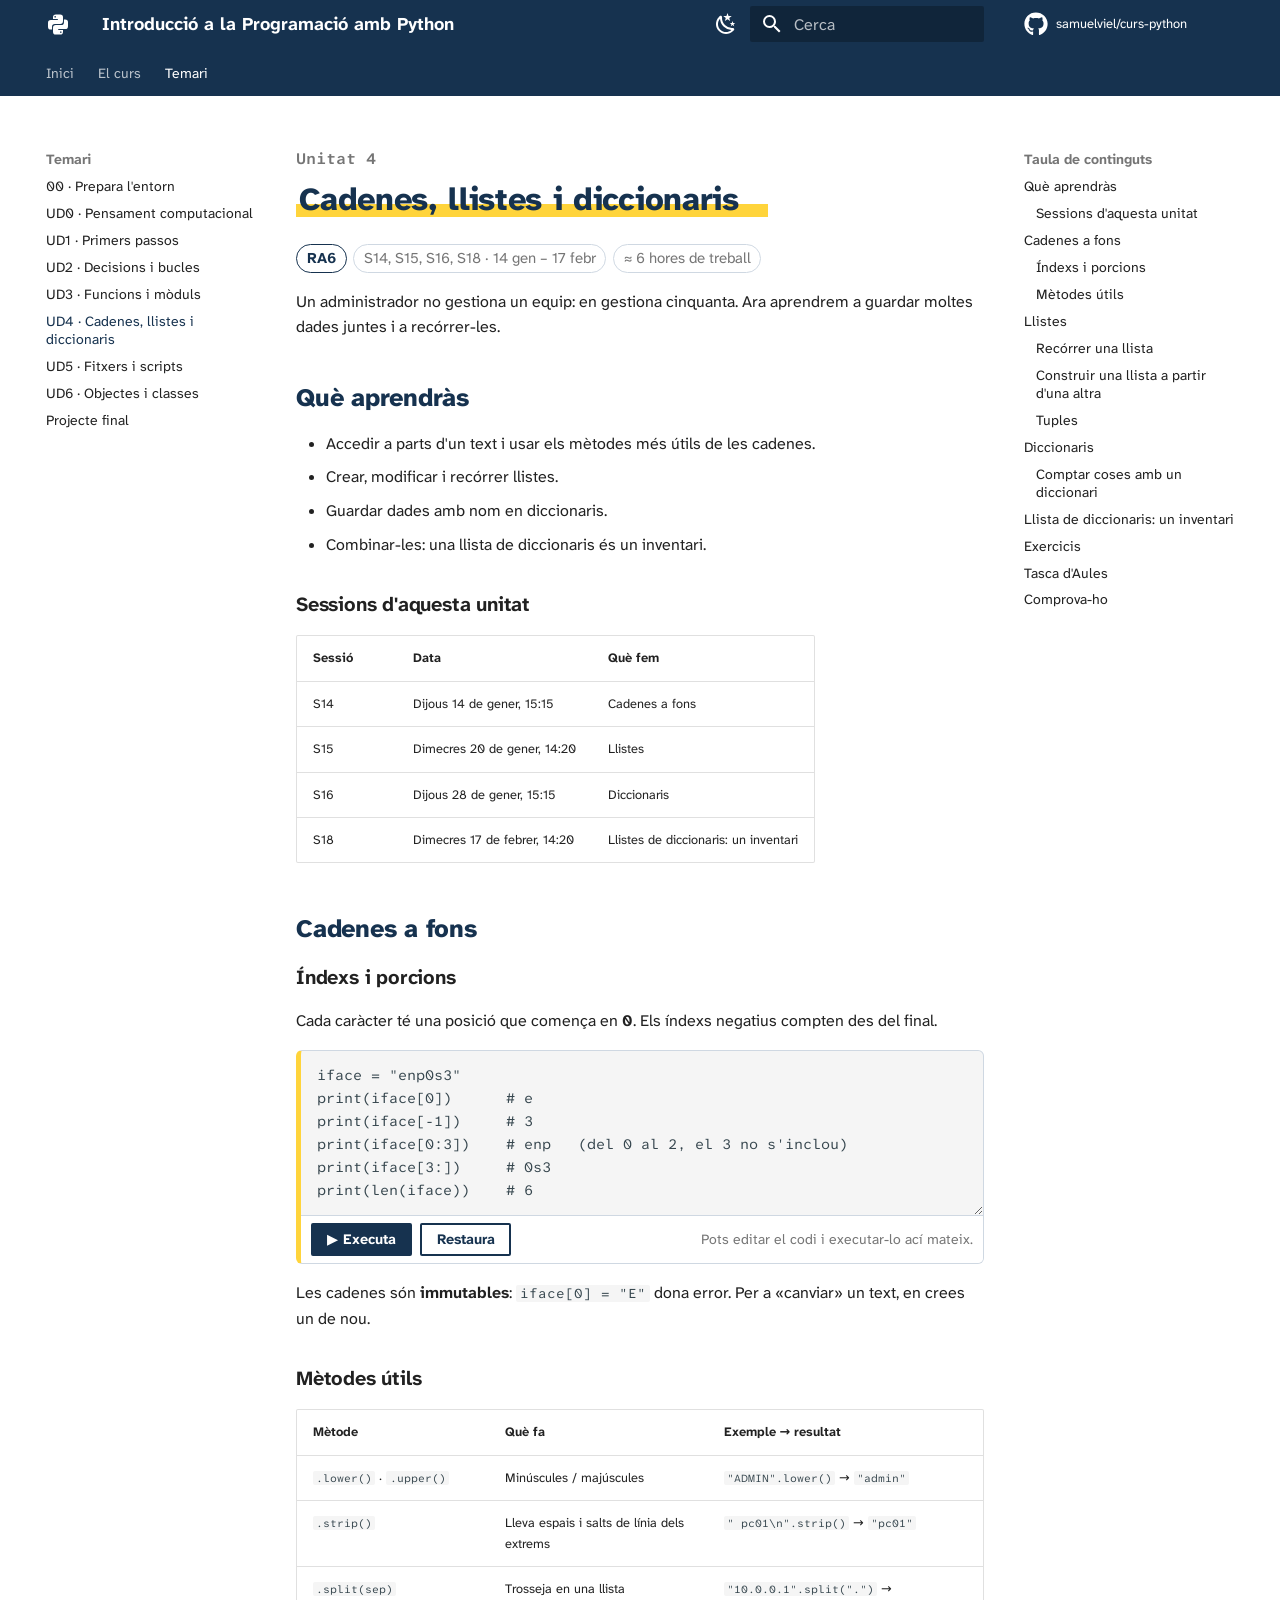
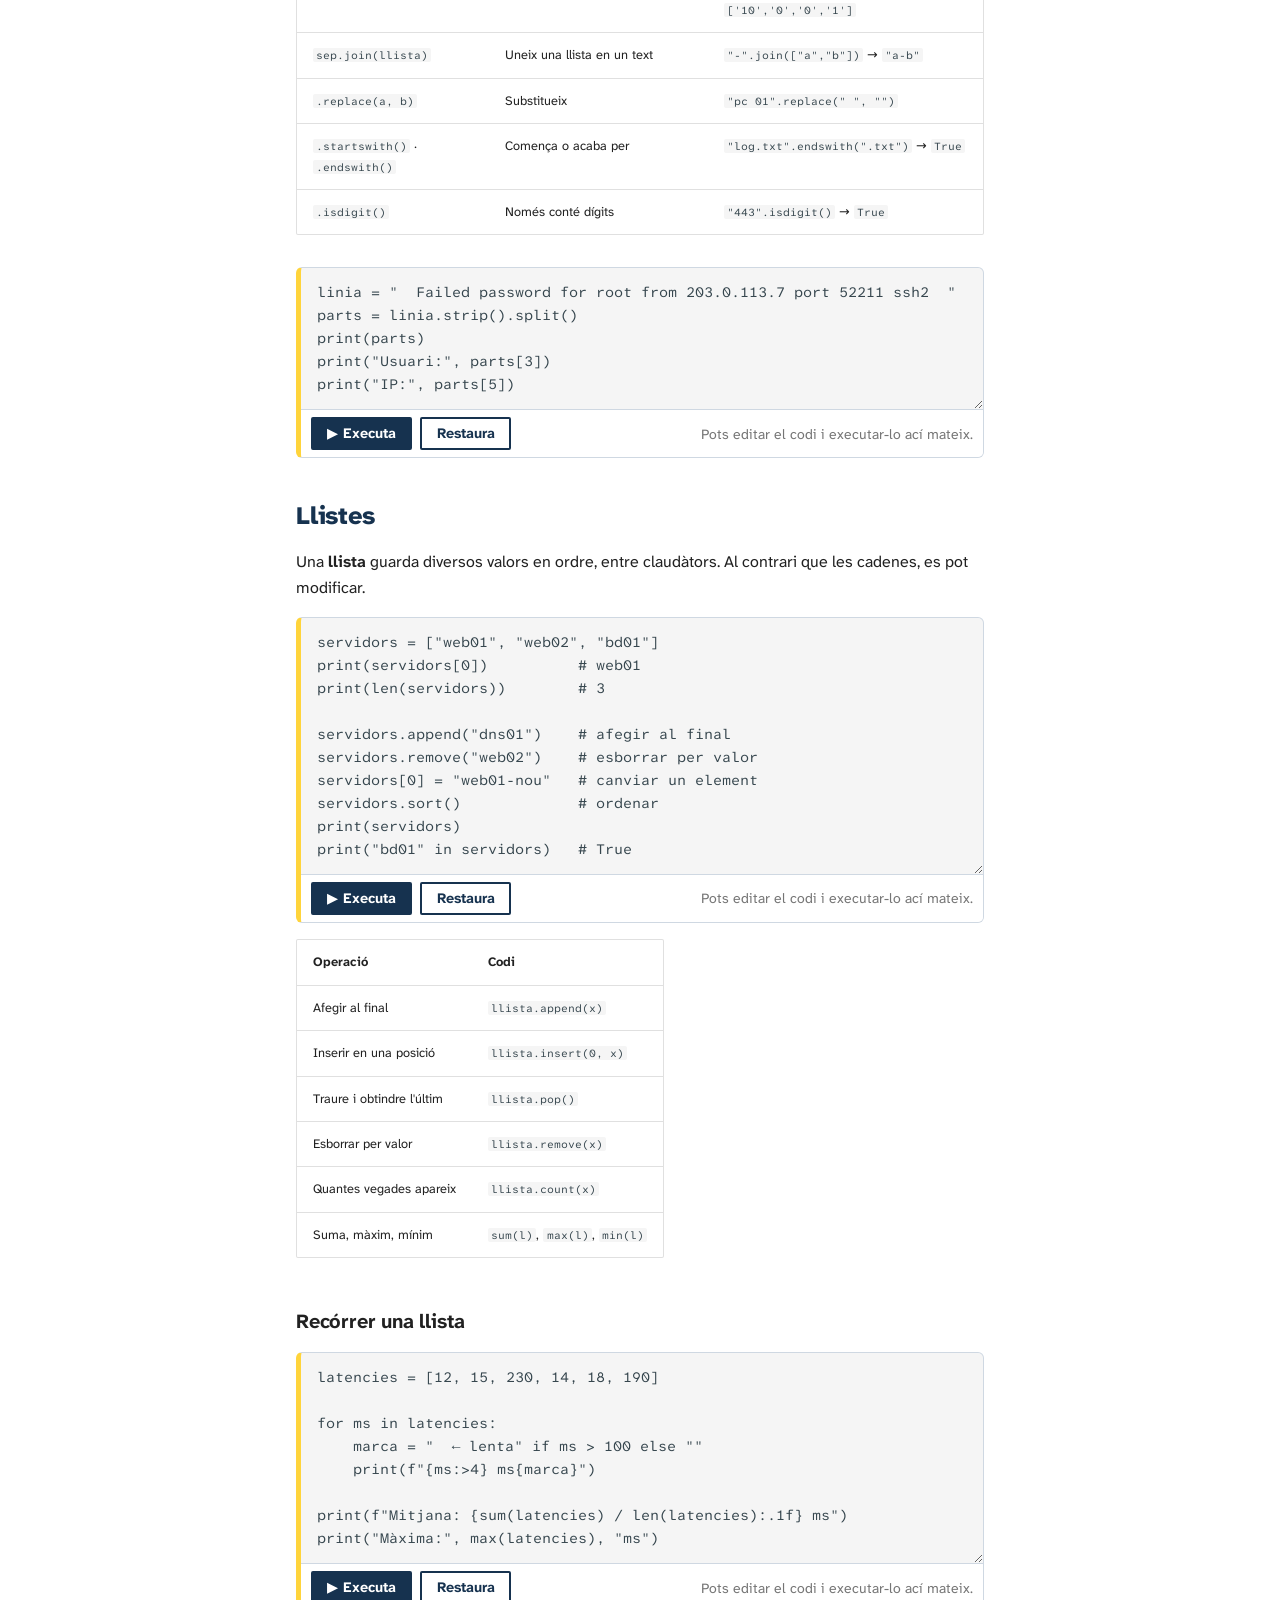
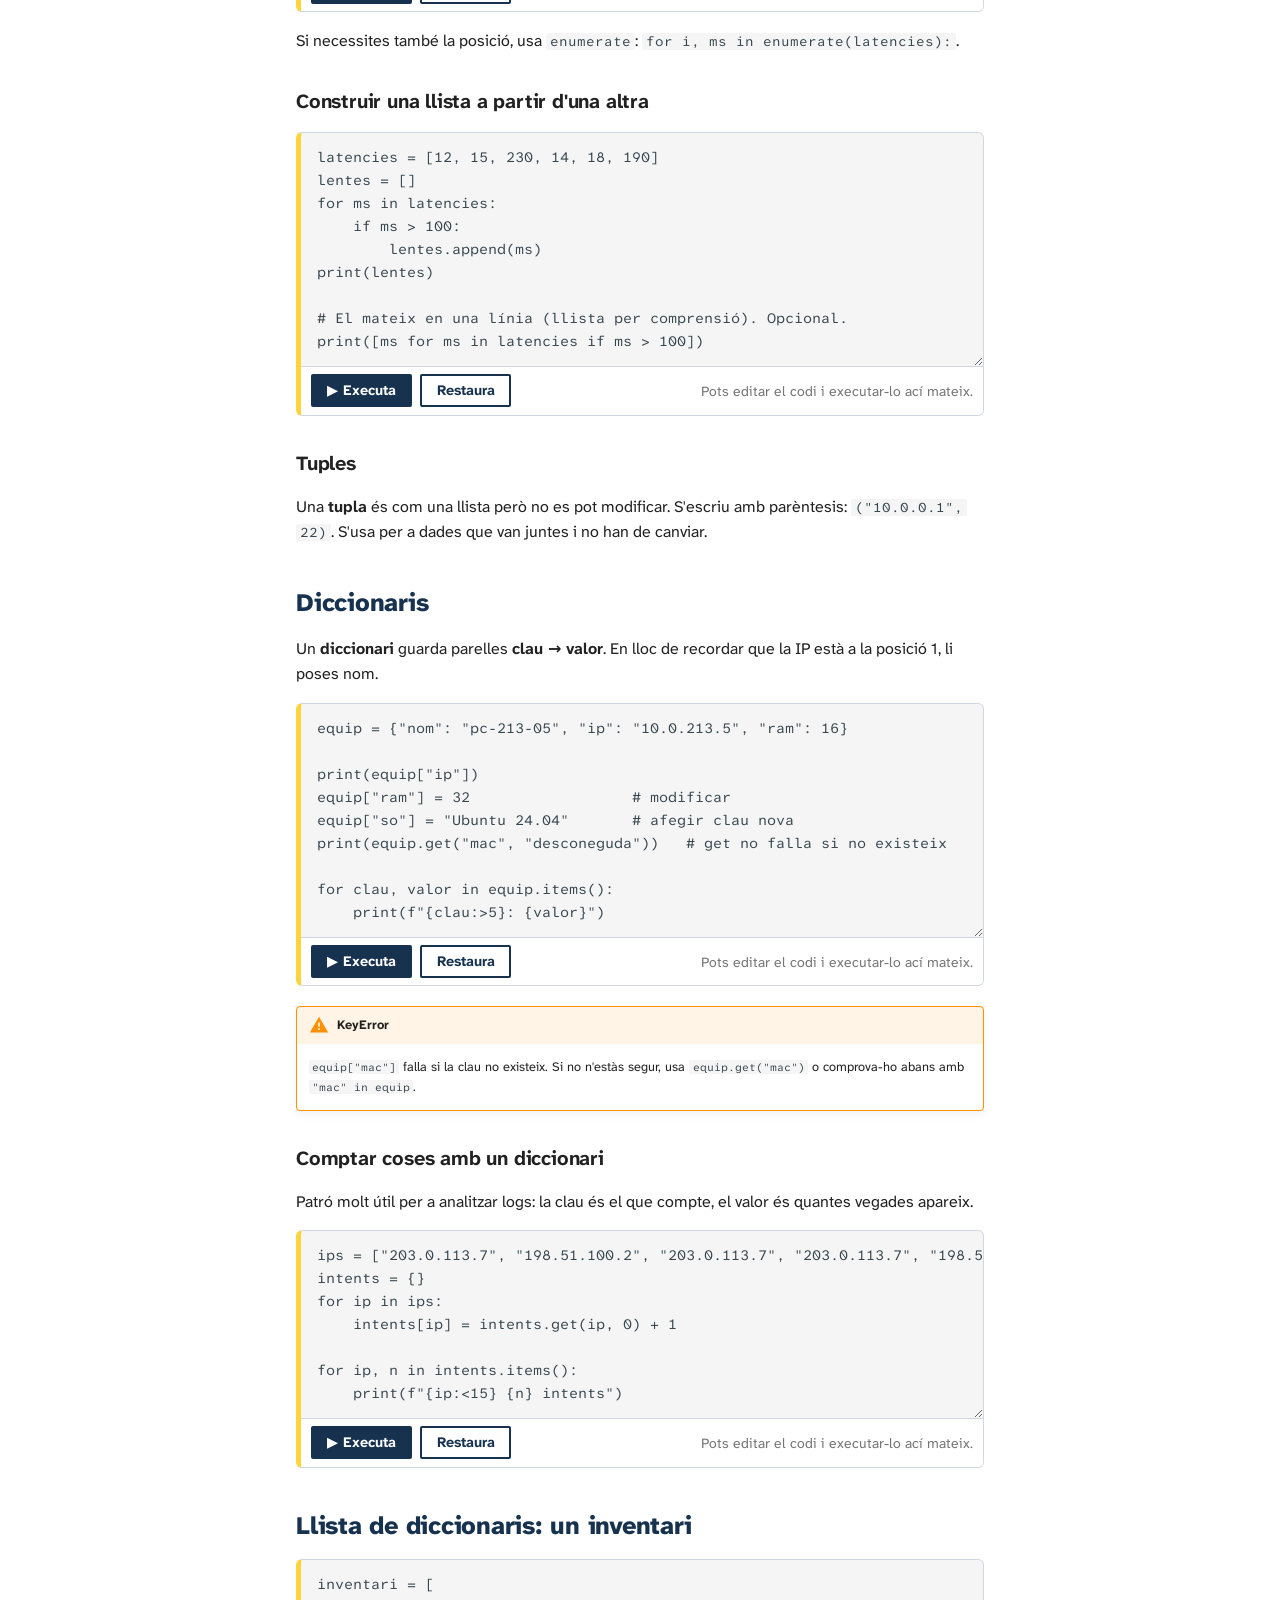
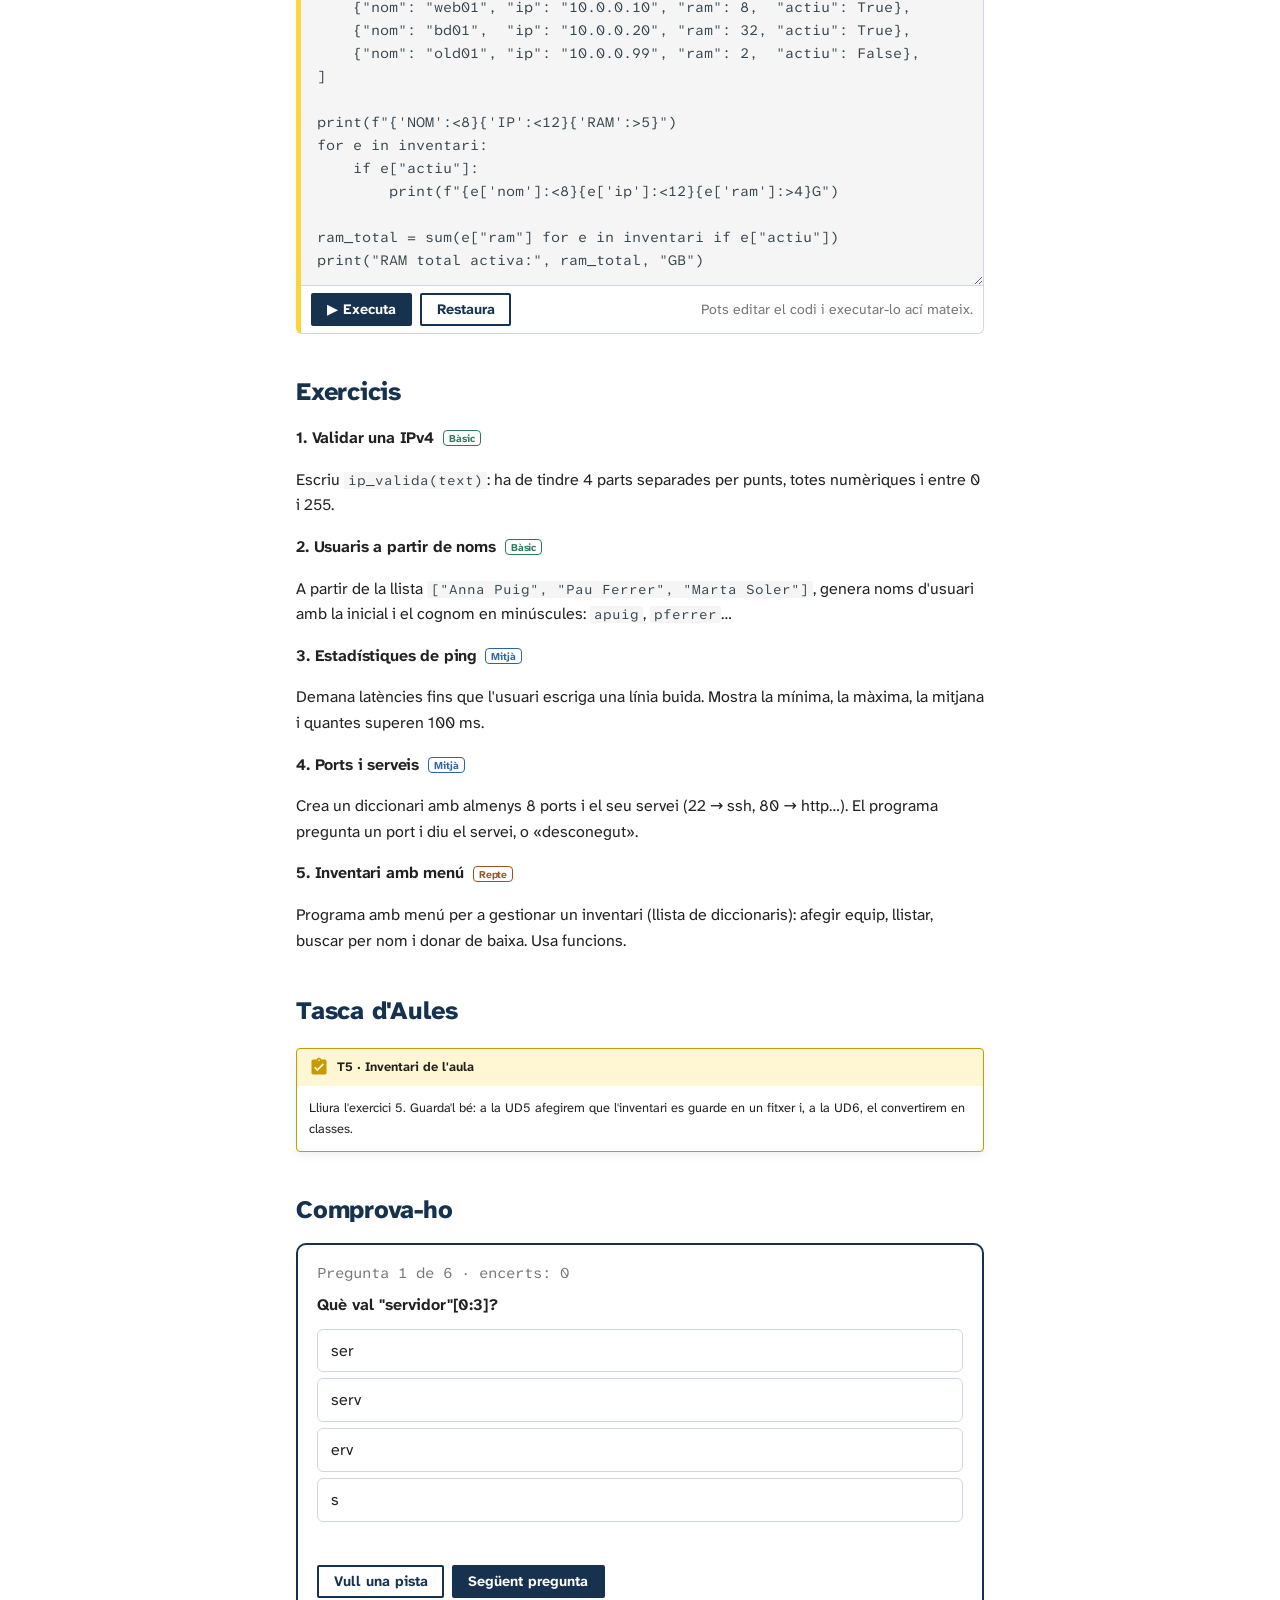
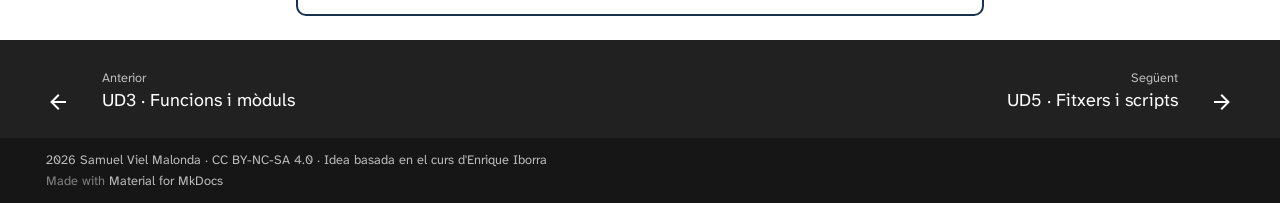
<file: unitats/ud4/index.html>
<!doctype html>
<html lang="ca" class="no-js">
  <head>
    
      <meta charset="utf-8">
      <meta name="viewport" content="width=device-width,initial-scale=1">
      
        <meta name="description" content="Optativa de 2n d'ASIX/DAW semipresencial · IES Maria Enríquez (Gandia) · Curs 2026-2027">
      
      
        <meta name="author" content="Samuel Viel Malonda">
      
      
        <link rel="canonical" href="https://samuelviel.github.io/curs-python/unitats/ud4/">
      
      
        <link rel="prev" href="../ud3/">
      
      
        <link rel="next" href="../ud5/">
      
      
        
      
      
      <link rel="icon" href="../../assets/favicon.svg">
      <meta name="generator" content="mkdocs-1.6.1, mkdocs-material-9.7.7">
    
    
      
        <title>Cadenes, llistes i diccionaris - Introducció a la Programació amb Python</title>
      
    
    
      <link rel="stylesheet" href="../../assets/stylesheets/main.ec1eaa64.min.css">
      
        
        <link rel="stylesheet" href="../../assets/stylesheets/palette.ab4e12ef.min.css">
      
      


    
    
      
    
    
      
    
    
      <link rel="stylesheet" href="../../assets/css/curs.css">
    
    <script>__md_scope=new URL("../..",location),__md_hash=e=>[...e].reduce(((e,_)=>(e<<5)-e+_.charCodeAt(0)),0),__md_get=(e,_=localStorage,t=__md_scope)=>JSON.parse(_.getItem(t.pathname+"."+e)),__md_set=(e,_,t=localStorage,a=__md_scope)=>{try{t.setItem(a.pathname+"."+e,JSON.stringify(_))}catch(e){}}</script>
    
      

    
    
  </head>
  
  
    
    
      
    
    
    
    
    <body dir="ltr" data-md-color-scheme="default" data-md-color-primary="custom" data-md-color-accent="custom">
  
    
    <input class="md-toggle" data-md-toggle="drawer" type="checkbox" id="__drawer" autocomplete="off">
    <input class="md-toggle" data-md-toggle="search" type="checkbox" id="__search" autocomplete="off">
    <label class="md-overlay" for="__drawer"></label>
    <div data-md-component="skip">
      
        
        <a href="#cadenes-llistes-i-diccionaris" class="md-skip">
          Salta el contingut
        </a>
      
    </div>
    <div data-md-component="announce">
      
    </div>
    
    
      

<header class="md-header" data-md-component="header">
  <nav class="md-header__inner md-grid" aria-label="Capçalera">
    <a href="../.." title="Introducció a la Programació amb Python" class="md-header__button md-logo" aria-label="Introducció a la Programació amb Python" data-md-component="logo">
      
  
  <svg xmlns="http://www.w3.org/2000/svg" viewBox="0 0 24 24"><path d="M19.14 7.5A2.86 2.86 0 0 1 22 10.36v3.78A2.86 2.86 0 0 1 19.14 17H12c0 .39.32.96.71.96H17v1.68a2.86 2.86 0 0 1-2.86 2.86H9.86A2.86 2.86 0 0 1 7 19.64v-3.75a2.85 2.85 0 0 1 2.86-2.85h5.25a2.85 2.85 0 0 0 2.85-2.86V7.5zm-4.28 11.79c-.4 0-.72.3-.72.89s.32.71.72.71a.71.71 0 0 0 .71-.71c0-.59-.32-.89-.71-.89m-10-1.79A2.86 2.86 0 0 1 2 14.64v-3.78A2.86 2.86 0 0 1 4.86 8H12c0-.39-.32-.96-.71-.96H7V5.36A2.86 2.86 0 0 1 9.86 2.5h4.28A2.86 2.86 0 0 1 17 5.36v3.75a2.85 2.85 0 0 1-2.86 2.85H8.89a2.85 2.85 0 0 0-2.85 2.86v2.68zM9.14 5.71c.4 0 .72-.3.72-.89s-.32-.71-.72-.71c-.39 0-.71.12-.71.71s.32.89.71.89"/></svg>

    </a>
    <label class="md-header__button md-icon" for="__drawer">
      
      <svg xmlns="http://www.w3.org/2000/svg" viewBox="0 0 24 24"><path d="M3 6h18v2H3zm0 5h18v2H3zm0 5h18v2H3z"/></svg>
    </label>
    <div class="md-header__title" data-md-component="header-title">
      <div class="md-header__ellipsis">
        <div class="md-header__topic">
          <span class="md-ellipsis">
            Introducció a la Programació amb Python
          </span>
        </div>
        <div class="md-header__topic" data-md-component="header-topic">
          <span class="md-ellipsis">
            
              Cadenes, llistes i diccionaris
            
          </span>
        </div>
      </div>
    </div>
    
      
        <form class="md-header__option" data-md-component="palette">
  
    
    
    
    <input class="md-option" data-md-color-media="(prefers-color-scheme: light)" data-md-color-scheme="default" data-md-color-primary="custom" data-md-color-accent="custom"  aria-label="Canvia a mode fosc"  type="radio" name="__palette" id="__palette_0">
    
      <label class="md-header__button md-icon" title="Canvia a mode fosc" for="__palette_1" hidden>
        <svg xmlns="http://www.w3.org/2000/svg" viewBox="0 0 24 24"><path d="m17.75 4.09-2.53 1.94.91 3.06-2.63-1.81-2.63 1.81.91-3.06-2.53-1.94L12.44 4l1.06-3 1.06 3zm3.5 6.91-1.64 1.25.59 1.98-1.7-1.17-1.7 1.17.59-1.98L15.75 11l2.06-.05L18.5 9l.69 1.95zm-2.28 4.95c.83-.08 1.72 1.1 1.19 1.85-.32.45-.66.87-1.08 1.27C15.17 23 8.84 23 4.94 19.07c-3.91-3.9-3.91-10.24 0-14.14.4-.4.82-.76 1.27-1.08.75-.53 1.93.36 1.85 1.19-.27 2.86.69 5.83 2.89 8.02a9.96 9.96 0 0 0 8.02 2.89m-1.64 2.02a12.08 12.08 0 0 1-7.8-3.47c-2.17-2.19-3.33-5-3.49-7.82-2.81 3.14-2.7 7.96.31 10.98 3.02 3.01 7.84 3.12 10.98.31"/></svg>
      </label>
    
  
    
    
    
    <input class="md-option" data-md-color-media="(prefers-color-scheme: dark)" data-md-color-scheme="slate" data-md-color-primary="custom" data-md-color-accent="custom"  aria-label="Canvia a mode clar"  type="radio" name="__palette" id="__palette_1">
    
      <label class="md-header__button md-icon" title="Canvia a mode clar" for="__palette_0" hidden>
        <svg xmlns="http://www.w3.org/2000/svg" viewBox="0 0 24 24"><path d="M12 7a5 5 0 0 1 5 5 5 5 0 0 1-5 5 5 5 0 0 1-5-5 5 5 0 0 1 5-5m0 2a3 3 0 0 0-3 3 3 3 0 0 0 3 3 3 3 0 0 0 3-3 3 3 0 0 0-3-3m0-7 2.39 3.42C13.65 5.15 12.84 5 12 5s-1.65.15-2.39.42zM3.34 7l4.16-.35A7.2 7.2 0 0 0 5.94 8.5c-.44.74-.69 1.5-.83 2.29zm.02 10 1.76-3.77a7.131 7.131 0 0 0 2.38 4.14zM20.65 7l-1.77 3.79a7.02 7.02 0 0 0-2.38-4.15zm-.01 10-4.14.36c.59-.51 1.12-1.14 1.54-1.86.42-.73.69-1.5.83-2.29zM12 22l-2.41-3.44c.74.27 1.55.44 2.41.44.82 0 1.63-.17 2.37-.44z"/></svg>
      </label>
    
  
</form>
      
    
    
      <script>var palette=__md_get("__palette");if(palette&&palette.color){if("(prefers-color-scheme)"===palette.color.media){var media=matchMedia("(prefers-color-scheme: light)"),input=document.querySelector(media.matches?"[data-md-color-media='(prefers-color-scheme: light)']":"[data-md-color-media='(prefers-color-scheme: dark)']");palette.color.media=input.getAttribute("data-md-color-media"),palette.color.scheme=input.getAttribute("data-md-color-scheme"),palette.color.primary=input.getAttribute("data-md-color-primary"),palette.color.accent=input.getAttribute("data-md-color-accent")}for(var[key,value]of Object.entries(palette.color))document.body.setAttribute("data-md-color-"+key,value)}</script>
    
    
    
      
      
        <label class="md-header__button md-icon" for="__search">
          
          <svg xmlns="http://www.w3.org/2000/svg" viewBox="0 0 24 24"><path d="M9.5 3A6.5 6.5 0 0 1 16 9.5c0 1.61-.59 3.09-1.56 4.23l.27.27h.79l5 5-1.5 1.5-5-5v-.79l-.27-.27A6.52 6.52 0 0 1 9.5 16 6.5 6.5 0 0 1 3 9.5 6.5 6.5 0 0 1 9.5 3m0 2C7 5 5 7 5 9.5S7 14 9.5 14 14 12 14 9.5 12 5 9.5 5"/></svg>
        </label>
        <div class="md-search" data-md-component="search" role="dialog">
  <label class="md-search__overlay" for="__search"></label>
  <div class="md-search__inner" role="search">
    <form class="md-search__form" name="search">
      <input type="text" class="md-search__input" name="query" aria-label="Cerca" placeholder="Cerca" autocapitalize="off" autocorrect="off" autocomplete="off" spellcheck="false" data-md-component="search-query" required>
      <label class="md-search__icon md-icon" for="__search">
        
        <svg xmlns="http://www.w3.org/2000/svg" viewBox="0 0 24 24"><path d="M9.5 3A6.5 6.5 0 0 1 16 9.5c0 1.61-.59 3.09-1.56 4.23l.27.27h.79l5 5-1.5 1.5-5-5v-.79l-.27-.27A6.52 6.52 0 0 1 9.5 16 6.5 6.5 0 0 1 3 9.5 6.5 6.5 0 0 1 9.5 3m0 2C7 5 5 7 5 9.5S7 14 9.5 14 14 12 14 9.5 12 5 9.5 5"/></svg>
        
        <svg xmlns="http://www.w3.org/2000/svg" viewBox="0 0 24 24"><path d="M20 11v2H8l5.5 5.5-1.42 1.42L4.16 12l7.92-7.92L13.5 5.5 8 11z"/></svg>
      </label>
      <nav class="md-search__options" aria-label="Cerca">
        
        <button type="reset" class="md-search__icon md-icon" title="Neteja" aria-label="Neteja" tabindex="-1">
          
          <svg xmlns="http://www.w3.org/2000/svg" viewBox="0 0 24 24"><path d="M19 6.41 17.59 5 12 10.59 6.41 5 5 6.41 10.59 12 5 17.59 6.41 19 12 13.41 17.59 19 19 17.59 13.41 12z"/></svg>
        </button>
      </nav>
      
        <div class="md-search__suggest" data-md-component="search-suggest"></div>
      
    </form>
    <div class="md-search__output">
      <div class="md-search__scrollwrap" tabindex="0" data-md-scrollfix>
        <div class="md-search-result" data-md-component="search-result">
          <div class="md-search-result__meta">
            Inicialitzant cerca
          </div>
          <ol class="md-search-result__list" role="presentation"></ol>
        </div>
      </div>
    </div>
  </div>
</div>
      
    
    
      <div class="md-header__source">
        <a href="https://github.com/samuelviel/curs-python" title="Ves al repositori" class="md-source" data-md-component="source">
  <div class="md-source__icon md-icon">
    
    <svg xmlns="http://www.w3.org/2000/svg" viewBox="0 0 512 512"><!--! Font Awesome Free 7.1.0 by @fontawesome - https://fontawesome.com License - https://fontawesome.com/license/free (Icons: CC BY 4.0, Fonts: SIL OFL 1.1, Code: MIT License) Copyright 2025 Fonticons, Inc.--><path d="M173.9 397.4c0 2-2.3 3.6-5.2 3.6-3.3.3-5.6-1.3-5.6-3.6 0-2 2.3-3.6 5.2-3.6 3-.3 5.6 1.3 5.6 3.6m-31.1-4.5c-.7 2 1.3 4.3 4.3 4.9 2.6 1 5.6 0 6.2-2s-1.3-4.3-4.3-5.2c-2.6-.7-5.5.3-6.2 2.3m44.2-1.7c-2.9.7-4.9 2.6-4.6 4.9.3 2 2.9 3.3 5.9 2.6 2.9-.7 4.9-2.6 4.6-4.6-.3-1.9-3-3.2-5.9-2.9M252.8 8C114.1 8 8 113.3 8 252c0 110.9 69.8 205.8 169.5 239.2 12.8 2.3 17.3-5.6 17.3-12.1 0-6.2-.3-40.4-.3-61.4 0 0-70 15-84.7-29.8 0 0-11.4-29.1-27.8-36.6 0 0-22.9-15.7 1.6-15.4 0 0 24.9 2 38.6 25.8 21.9 38.6 58.6 27.5 72.9 20.9 2.3-16 8.8-27.1 16-33.7-55.9-6.2-112.3-14.3-112.3-110.5 0-27.5 7.6-41.3 23.6-58.9-2.6-6.5-11.1-33.3 2.6-67.9 20.9-6.5 69 27 69 27 20-5.6 41.5-8.5 62.8-8.5s42.8 2.9 62.8 8.5c0 0 48.1-33.6 69-27 13.7 34.7 5.2 61.4 2.6 67.9 16 17.7 25.8 31.5 25.8 58.9 0 96.5-58.9 104.2-114.8 110.5 9.2 7.9 17 22.9 17 46.4 0 33.7-.3 75.4-.3 83.6 0 6.5 4.6 14.4 17.3 12.1C436.2 457.8 504 362.9 504 252 504 113.3 391.5 8 252.8 8M105.2 352.9c-1.3 1-1 3.3.7 5.2 1.6 1.6 3.9 2.3 5.2 1 1.3-1 1-3.3-.7-5.2-1.6-1.6-3.9-2.3-5.2-1m-10.8-8.1c-.7 1.3.3 2.9 2.3 3.9 1.6 1 3.6.7 4.3-.7.7-1.3-.3-2.9-2.3-3.9-2-.6-3.6-.3-4.3.7m32.4 35.6c-1.6 1.3-1 4.3 1.3 6.2 2.3 2.3 5.2 2.6 6.5 1 1.3-1.3.7-4.3-1.3-6.2-2.2-2.3-5.2-2.6-6.5-1m-11.4-14.7c-1.6 1-1.6 3.6 0 5.9s4.3 3.3 5.6 2.3c1.6-1.3 1.6-3.9 0-6.2-1.4-2.3-4-3.3-5.6-2"/></svg>
  </div>
  <div class="md-source__repository">
    samuelviel/curs-python
  </div>
</a>
      </div>
    
  </nav>
  
</header>
    
    <div class="md-container" data-md-component="container">
      
      
        
          
            
<nav class="md-tabs" aria-label="Pestanyes" data-md-component="tabs">
  <div class="md-grid">
    <ul class="md-tabs__list">
      
        
  
  
  
  
    <li class="md-tabs__item">
      <a href="../.." class="md-tabs__link">
        
  
  
    
  
  Inici

      </a>
    </li>
  

      
        
  
  
  
  
    
    
      <li class="md-tabs__item">
        <a href="../../guia/" class="md-tabs__link">
          
  
  
    
  
  El curs

        </a>
      </li>
    
  

      
        
  
  
  
    
  
  
    
    
      <li class="md-tabs__item md-tabs__item--active">
        <a href="../entorn/" class="md-tabs__link">
          
  
  
    
  
  Temari

        </a>
      </li>
    
  

      
    </ul>
  </div>
</nav>
          
        
      
      <main class="md-main" data-md-component="main">
        <div class="md-main__inner md-grid">
          
            
              
              <div class="md-sidebar md-sidebar--primary" data-md-component="sidebar" data-md-type="navigation" >
                <div class="md-sidebar__scrollwrap">
                  <div class="md-sidebar__inner">
                    


  


<nav class="md-nav md-nav--primary md-nav--lifted" aria-label="Navegació" data-md-level="0">
  <label class="md-nav__title" for="__drawer">
    <a href="../.." title="Introducció a la Programació amb Python" class="md-nav__button md-logo" aria-label="Introducció a la Programació amb Python" data-md-component="logo">
      
  
  <svg xmlns="http://www.w3.org/2000/svg" viewBox="0 0 24 24"><path d="M19.14 7.5A2.86 2.86 0 0 1 22 10.36v3.78A2.86 2.86 0 0 1 19.14 17H12c0 .39.32.96.71.96H17v1.68a2.86 2.86 0 0 1-2.86 2.86H9.86A2.86 2.86 0 0 1 7 19.64v-3.75a2.85 2.85 0 0 1 2.86-2.85h5.25a2.85 2.85 0 0 0 2.85-2.86V7.5zm-4.28 11.79c-.4 0-.72.3-.72.89s.32.71.72.71a.71.71 0 0 0 .71-.71c0-.59-.32-.89-.71-.89m-10-1.79A2.86 2.86 0 0 1 2 14.64v-3.78A2.86 2.86 0 0 1 4.86 8H12c0-.39-.32-.96-.71-.96H7V5.36A2.86 2.86 0 0 1 9.86 2.5h4.28A2.86 2.86 0 0 1 17 5.36v3.75a2.85 2.85 0 0 1-2.86 2.85H8.89a2.85 2.85 0 0 0-2.85 2.86v2.68zM9.14 5.71c.4 0 .72-.3.72-.89s-.32-.71-.72-.71c-.39 0-.71.12-.71.71s.32.89.71.89"/></svg>

    </a>
    Introducció a la Programació amb Python
  </label>
  
    <div class="md-nav__source">
      <a href="https://github.com/samuelviel/curs-python" title="Ves al repositori" class="md-source" data-md-component="source">
  <div class="md-source__icon md-icon">
    
    <svg xmlns="http://www.w3.org/2000/svg" viewBox="0 0 512 512"><!--! Font Awesome Free 7.1.0 by @fontawesome - https://fontawesome.com License - https://fontawesome.com/license/free (Icons: CC BY 4.0, Fonts: SIL OFL 1.1, Code: MIT License) Copyright 2025 Fonticons, Inc.--><path d="M173.9 397.4c0 2-2.3 3.6-5.2 3.6-3.3.3-5.6-1.3-5.6-3.6 0-2 2.3-3.6 5.2-3.6 3-.3 5.6 1.3 5.6 3.6m-31.1-4.5c-.7 2 1.3 4.3 4.3 4.9 2.6 1 5.6 0 6.2-2s-1.3-4.3-4.3-5.2c-2.6-.7-5.5.3-6.2 2.3m44.2-1.7c-2.9.7-4.9 2.6-4.6 4.9.3 2 2.9 3.3 5.9 2.6 2.9-.7 4.9-2.6 4.6-4.6-.3-1.9-3-3.2-5.9-2.9M252.8 8C114.1 8 8 113.3 8 252c0 110.9 69.8 205.8 169.5 239.2 12.8 2.3 17.3-5.6 17.3-12.1 0-6.2-.3-40.4-.3-61.4 0 0-70 15-84.7-29.8 0 0-11.4-29.1-27.8-36.6 0 0-22.9-15.7 1.6-15.4 0 0 24.9 2 38.6 25.8 21.9 38.6 58.6 27.5 72.9 20.9 2.3-16 8.8-27.1 16-33.7-55.9-6.2-112.3-14.3-112.3-110.5 0-27.5 7.6-41.3 23.6-58.9-2.6-6.5-11.1-33.3 2.6-67.9 20.9-6.5 69 27 69 27 20-5.6 41.5-8.5 62.8-8.5s42.8 2.9 62.8 8.5c0 0 48.1-33.6 69-27 13.7 34.7 5.2 61.4 2.6 67.9 16 17.7 25.8 31.5 25.8 58.9 0 96.5-58.9 104.2-114.8 110.5 9.2 7.9 17 22.9 17 46.4 0 33.7-.3 75.4-.3 83.6 0 6.5 4.6 14.4 17.3 12.1C436.2 457.8 504 362.9 504 252 504 113.3 391.5 8 252.8 8M105.2 352.9c-1.3 1-1 3.3.7 5.2 1.6 1.6 3.9 2.3 5.2 1 1.3-1 1-3.3-.7-5.2-1.6-1.6-3.9-2.3-5.2-1m-10.8-8.1c-.7 1.3.3 2.9 2.3 3.9 1.6 1 3.6.7 4.3-.7.7-1.3-.3-2.9-2.3-3.9-2-.6-3.6-.3-4.3.7m32.4 35.6c-1.6 1.3-1 4.3 1.3 6.2 2.3 2.3 5.2 2.6 6.5 1 1.3-1.3.7-4.3-1.3-6.2-2.2-2.3-5.2-2.6-6.5-1m-11.4-14.7c-1.6 1-1.6 3.6 0 5.9s4.3 3.3 5.6 2.3c1.6-1.3 1.6-3.9 0-6.2-1.4-2.3-4-3.3-5.6-2"/></svg>
  </div>
  <div class="md-source__repository">
    samuelviel/curs-python
  </div>
</a>
    </div>
  
  <ul class="md-nav__list" data-md-scrollfix>
    
      
      
  
  
  
  
    <li class="md-nav__item">
      <a href="../.." class="md-nav__link">
        
  
  
  <span class="md-ellipsis">
    
  
    Inici
  

    
  </span>
  
  

      </a>
    </li>
  

    
      
      
  
  
  
  
    
    
      
        
      
        
      
        
      
    
    
    
      
      
        
      
    
    
    <li class="md-nav__item md-nav__item--nested">
      
        
        
        <input class="md-nav__toggle md-toggle " type="checkbox" id="__nav_2" >
        
          
          <label class="md-nav__link" for="__nav_2" id="__nav_2_label" tabindex="0">
            
  
  
  <span class="md-ellipsis">
    
  
    El curs
  

    
  </span>
  
  

            <span class="md-nav__icon md-icon"></span>
          </label>
        
        <nav class="md-nav" data-md-level="1" aria-labelledby="__nav_2_label" aria-expanded="false">
          <label class="md-nav__title" for="__nav_2">
            <span class="md-nav__icon md-icon"></span>
            
  
    El curs
  

          </label>
          <ul class="md-nav__list" data-md-scrollfix>
            
              
                
  
  
  
  
    <li class="md-nav__item">
      <a href="../../guia/" class="md-nav__link">
        
  
  
  <span class="md-ellipsis">
    
  
    Com funciona
  

    
  </span>
  
  

      </a>
    </li>
  

              
            
              
                
  
  
  
  
    <li class="md-nav__item">
      <a href="../../calendari/" class="md-nav__link">
        
  
  
  <span class="md-ellipsis">
    
  
    Calendari
  

    
  </span>
  
  

      </a>
    </li>
  

              
            
              
                
  
  
  
  
    <li class="md-nav__item">
      <a href="../../recursos/" class="md-nav__link">
        
  
  
  <span class="md-ellipsis">
    
  
    Recursos
  

    
  </span>
  
  

      </a>
    </li>
  

              
            
          </ul>
        </nav>
      
    </li>
  

    
      
      
  
  
    
  
  
  
    
    
      
        
      
        
      
        
      
        
      
        
      
        
      
        
      
        
      
        
      
    
    
    
      
        
        
      
      
        
      
    
    
    <li class="md-nav__item md-nav__item--active md-nav__item--section md-nav__item--nested">
      
        
        
        <input class="md-nav__toggle md-toggle " type="checkbox" id="__nav_3" checked>
        
          
          <label class="md-nav__link" for="__nav_3" id="__nav_3_label" tabindex="">
            
  
  
  <span class="md-ellipsis">
    
  
    Temari
  

    
  </span>
  
  

            <span class="md-nav__icon md-icon"></span>
          </label>
        
        <nav class="md-nav" data-md-level="1" aria-labelledby="__nav_3_label" aria-expanded="true">
          <label class="md-nav__title" for="__nav_3">
            <span class="md-nav__icon md-icon"></span>
            
  
    Temari
  

          </label>
          <ul class="md-nav__list" data-md-scrollfix>
            
              
                
  
  
  
  
    <li class="md-nav__item">
      <a href="../entorn/" class="md-nav__link">
        
  
  
  <span class="md-ellipsis">
    
  
    00 · Prepara l'entorn
  

    
  </span>
  
  

      </a>
    </li>
  

              
            
              
                
  
  
  
  
    <li class="md-nav__item">
      <a href="../ud0/" class="md-nav__link">
        
  
  
  <span class="md-ellipsis">
    
  
    UD0 · Pensament computacional
  

    
  </span>
  
  

      </a>
    </li>
  

              
            
              
                
  
  
  
  
    <li class="md-nav__item">
      <a href="../ud1/" class="md-nav__link">
        
  
  
  <span class="md-ellipsis">
    
  
    UD1 · Primers passos
  

    
  </span>
  
  

      </a>
    </li>
  

              
            
              
                
  
  
  
  
    <li class="md-nav__item">
      <a href="../ud2/" class="md-nav__link">
        
  
  
  <span class="md-ellipsis">
    
  
    UD2 · Decisions i bucles
  

    
  </span>
  
  

      </a>
    </li>
  

              
            
              
                
  
  
  
  
    <li class="md-nav__item">
      <a href="../ud3/" class="md-nav__link">
        
  
  
  <span class="md-ellipsis">
    
  
    UD3 · Funcions i mòduls
  

    
  </span>
  
  

      </a>
    </li>
  

              
            
              
                
  
  
    
  
  
  
    <li class="md-nav__item md-nav__item--active">
      
      <input class="md-nav__toggle md-toggle" type="checkbox" id="__toc">
      
      
        
      
      
        <label class="md-nav__link md-nav__link--active" for="__toc">
          
  
  
  <span class="md-ellipsis">
    
  
    UD4 · Cadenes, llistes i diccionaris
  

    
  </span>
  
  

          <span class="md-nav__icon md-icon"></span>
        </label>
      
      <a href="./" class="md-nav__link md-nav__link--active">
        
  
  
  <span class="md-ellipsis">
    
  
    UD4 · Cadenes, llistes i diccionaris
  

    
  </span>
  
  

      </a>
      
        

<nav class="md-nav md-nav--secondary" aria-label="Taula de continguts">
  
  
  
    
  
  
    <label class="md-nav__title" for="__toc">
      <span class="md-nav__icon md-icon"></span>
      Taula de continguts
    </label>
    <ul class="md-nav__list" data-md-component="toc" data-md-scrollfix>
      
        <li class="md-nav__item">
  <a href="#que-aprendras" class="md-nav__link">
    <span class="md-ellipsis">
      
        Què aprendràs
      
    </span>
  </a>
  
    <nav class="md-nav" aria-label="Què aprendràs">
      <ul class="md-nav__list">
        
          <li class="md-nav__item">
  <a href="#sessions-daquesta-unitat" class="md-nav__link">
    <span class="md-ellipsis">
      
        Sessions d'aquesta unitat
      
    </span>
  </a>
  
</li>
        
      </ul>
    </nav>
  
</li>
      
        <li class="md-nav__item">
  <a href="#cadenes-a-fons" class="md-nav__link">
    <span class="md-ellipsis">
      
        Cadenes a fons
      
    </span>
  </a>
  
    <nav class="md-nav" aria-label="Cadenes a fons">
      <ul class="md-nav__list">
        
          <li class="md-nav__item">
  <a href="#indexs-i-porcions" class="md-nav__link">
    <span class="md-ellipsis">
      
        Índexs i porcions
      
    </span>
  </a>
  
</li>
        
          <li class="md-nav__item">
  <a href="#metodes-utils" class="md-nav__link">
    <span class="md-ellipsis">
      
        Mètodes útils
      
    </span>
  </a>
  
</li>
        
      </ul>
    </nav>
  
</li>
      
        <li class="md-nav__item">
  <a href="#llistes" class="md-nav__link">
    <span class="md-ellipsis">
      
        Llistes
      
    </span>
  </a>
  
    <nav class="md-nav" aria-label="Llistes">
      <ul class="md-nav__list">
        
          <li class="md-nav__item">
  <a href="#recorrer-una-llista" class="md-nav__link">
    <span class="md-ellipsis">
      
        Recórrer una llista
      
    </span>
  </a>
  
</li>
        
          <li class="md-nav__item">
  <a href="#construir-una-llista-a-partir-duna-altra" class="md-nav__link">
    <span class="md-ellipsis">
      
        Construir una llista a partir d'una altra
      
    </span>
  </a>
  
</li>
        
          <li class="md-nav__item">
  <a href="#tuples" class="md-nav__link">
    <span class="md-ellipsis">
      
        Tuples
      
    </span>
  </a>
  
</li>
        
      </ul>
    </nav>
  
</li>
      
        <li class="md-nav__item">
  <a href="#diccionaris" class="md-nav__link">
    <span class="md-ellipsis">
      
        Diccionaris
      
    </span>
  </a>
  
    <nav class="md-nav" aria-label="Diccionaris">
      <ul class="md-nav__list">
        
          <li class="md-nav__item">
  <a href="#comptar-coses-amb-un-diccionari" class="md-nav__link">
    <span class="md-ellipsis">
      
        Comptar coses amb un diccionari
      
    </span>
  </a>
  
</li>
        
      </ul>
    </nav>
  
</li>
      
        <li class="md-nav__item">
  <a href="#llista-de-diccionaris-un-inventari" class="md-nav__link">
    <span class="md-ellipsis">
      
        Llista de diccionaris: un inventari
      
    </span>
  </a>
  
</li>
      
        <li class="md-nav__item">
  <a href="#exercicis" class="md-nav__link">
    <span class="md-ellipsis">
      
        Exercicis
      
    </span>
  </a>
  
</li>
      
        <li class="md-nav__item">
  <a href="#tasca-daules" class="md-nav__link">
    <span class="md-ellipsis">
      
        Tasca d'Aules
      
    </span>
  </a>
  
</li>
      
        <li class="md-nav__item">
  <a href="#comprova-ho" class="md-nav__link">
    <span class="md-ellipsis">
      
        Comprova-ho
      
    </span>
  </a>
  
</li>
      
    </ul>
  
</nav>
      
    </li>
  

              
            
              
                
  
  
  
  
    <li class="md-nav__item">
      <a href="../ud5/" class="md-nav__link">
        
  
  
  <span class="md-ellipsis">
    
  
    UD5 · Fitxers i scripts
  

    
  </span>
  
  

      </a>
    </li>
  

              
            
              
                
  
  
  
  
    <li class="md-nav__item">
      <a href="../ud6/" class="md-nav__link">
        
  
  
  <span class="md-ellipsis">
    
  
    UD6 · Objectes i classes
  

    
  </span>
  
  

      </a>
    </li>
  

              
            
              
                
  
  
  
  
    <li class="md-nav__item">
      <a href="../projecte/" class="md-nav__link">
        
  
  
  <span class="md-ellipsis">
    
  
    Projecte final
  

    
  </span>
  
  

      </a>
    </li>
  

              
            
          </ul>
        </nav>
      
    </li>
  

    
  </ul>
</nav>
                  </div>
                </div>
              </div>
            
            
              
              <div class="md-sidebar md-sidebar--secondary" data-md-component="sidebar" data-md-type="toc" >
                <div class="md-sidebar__scrollwrap">
                  <div class="md-sidebar__inner">
                    

<nav class="md-nav md-nav--secondary" aria-label="Taula de continguts">
  
  
  
    
  
  
    <label class="md-nav__title" for="__toc">
      <span class="md-nav__icon md-icon"></span>
      Taula de continguts
    </label>
    <ul class="md-nav__list" data-md-component="toc" data-md-scrollfix>
      
        <li class="md-nav__item">
  <a href="#que-aprendras" class="md-nav__link">
    <span class="md-ellipsis">
      
        Què aprendràs
      
    </span>
  </a>
  
    <nav class="md-nav" aria-label="Què aprendràs">
      <ul class="md-nav__list">
        
          <li class="md-nav__item">
  <a href="#sessions-daquesta-unitat" class="md-nav__link">
    <span class="md-ellipsis">
      
        Sessions d'aquesta unitat
      
    </span>
  </a>
  
</li>
        
      </ul>
    </nav>
  
</li>
      
        <li class="md-nav__item">
  <a href="#cadenes-a-fons" class="md-nav__link">
    <span class="md-ellipsis">
      
        Cadenes a fons
      
    </span>
  </a>
  
    <nav class="md-nav" aria-label="Cadenes a fons">
      <ul class="md-nav__list">
        
          <li class="md-nav__item">
  <a href="#indexs-i-porcions" class="md-nav__link">
    <span class="md-ellipsis">
      
        Índexs i porcions
      
    </span>
  </a>
  
</li>
        
          <li class="md-nav__item">
  <a href="#metodes-utils" class="md-nav__link">
    <span class="md-ellipsis">
      
        Mètodes útils
      
    </span>
  </a>
  
</li>
        
      </ul>
    </nav>
  
</li>
      
        <li class="md-nav__item">
  <a href="#llistes" class="md-nav__link">
    <span class="md-ellipsis">
      
        Llistes
      
    </span>
  </a>
  
    <nav class="md-nav" aria-label="Llistes">
      <ul class="md-nav__list">
        
          <li class="md-nav__item">
  <a href="#recorrer-una-llista" class="md-nav__link">
    <span class="md-ellipsis">
      
        Recórrer una llista
      
    </span>
  </a>
  
</li>
        
          <li class="md-nav__item">
  <a href="#construir-una-llista-a-partir-duna-altra" class="md-nav__link">
    <span class="md-ellipsis">
      
        Construir una llista a partir d'una altra
      
    </span>
  </a>
  
</li>
        
          <li class="md-nav__item">
  <a href="#tuples" class="md-nav__link">
    <span class="md-ellipsis">
      
        Tuples
      
    </span>
  </a>
  
</li>
        
      </ul>
    </nav>
  
</li>
      
        <li class="md-nav__item">
  <a href="#diccionaris" class="md-nav__link">
    <span class="md-ellipsis">
      
        Diccionaris
      
    </span>
  </a>
  
    <nav class="md-nav" aria-label="Diccionaris">
      <ul class="md-nav__list">
        
          <li class="md-nav__item">
  <a href="#comptar-coses-amb-un-diccionari" class="md-nav__link">
    <span class="md-ellipsis">
      
        Comptar coses amb un diccionari
      
    </span>
  </a>
  
</li>
        
      </ul>
    </nav>
  
</li>
      
        <li class="md-nav__item">
  <a href="#llista-de-diccionaris-un-inventari" class="md-nav__link">
    <span class="md-ellipsis">
      
        Llista de diccionaris: un inventari
      
    </span>
  </a>
  
</li>
      
        <li class="md-nav__item">
  <a href="#exercicis" class="md-nav__link">
    <span class="md-ellipsis">
      
        Exercicis
      
    </span>
  </a>
  
</li>
      
        <li class="md-nav__item">
  <a href="#tasca-daules" class="md-nav__link">
    <span class="md-ellipsis">
      
        Tasca d'Aules
      
    </span>
  </a>
  
</li>
      
        <li class="md-nav__item">
  <a href="#comprova-ho" class="md-nav__link">
    <span class="md-ellipsis">
      
        Comprova-ho
      
    </span>
  </a>
  
</li>
      
    </ul>
  
</nav>
                  </div>
                </div>
              </div>
            
          
          
            <div class="md-content" data-md-component="content">
              
              <article class="md-content__inner md-typeset">
                
                  


  
  


<p class="unit-num">Unitat 4</p>

<h1 id="cadenes-llistes-i-diccionaris">Cadenes, llistes i diccionaris<a class="headerlink" href="#cadenes-llistes-i-diccionaris" title="Permanent link">&para;</a></h1>
<p class="unit-meta"><span class="chip ra">RA6</span> <span class="chip" data-unit-chip="ud4"></span> <span class="chip">≈ 6 hores de treball</span></p>

<p>Un administrador no gestiona un equip: en gestiona cinquanta. Ara aprendrem a guardar moltes dades juntes i a recórrer-les.</p>
<h2 id="que-aprendras">Què aprendràs<a class="headerlink" href="#que-aprendras" title="Permanent link">&para;</a></h2>
<ul>
<li>Accedir a parts d'un text i usar els mètodes més útils de les cadenes.</li>
<li>Crear, modificar i recórrer llistes.</li>
<li>Guardar dades amb nom en diccionaris.</li>
<li>Combinar-les: una llista de diccionaris és un inventari.</li>
</ul>
<h3 id="sessions-daquesta-unitat">Sessions d'aquesta unitat<a class="headerlink" href="#sessions-daquesta-unitat" title="Permanent link">&para;</a></h3>
<div class="unit-sessions" data-unit-sessions="ud4" markdown="0"></div>

<h2 id="cadenes-a-fons">Cadenes a fons<a class="headerlink" href="#cadenes-a-fons" title="Permanent link">&para;</a></h2>
<h3 id="indexs-i-porcions">Índexs i porcions<a class="headerlink" href="#indexs-i-porcions" title="Permanent link">&para;</a></h3>
<p>Cada caràcter té una posició que comença en <strong>0</strong>. Els índexs negatius compten des del final.</p>
<pre class="pyrun"><code>iface = "enp0s3"
print(iface[0])      # e
print(iface[-1])     # 3
print(iface[0:3])    # enp   (del 0 al 2, el 3 no s'inclou)
print(iface[3:])     # 0s3
print(len(iface))    # 6</code></pre>
<p>Les cadenes són <strong>immutables</strong>: <code>iface[0] = "E"</code> dona error. Per a «canviar» un text, en crees un de nou.</p>
<h3 id="metodes-utils">Mètodes útils<a class="headerlink" href="#metodes-utils" title="Permanent link">&para;</a></h3>
<table>
<thead>
<tr>
<th>Mètode</th>
<th>Què fa</th>
<th>Exemple → resultat</th>
</tr>
</thead>
<tbody>
<tr>
<td><code>.lower()</code> · <code>.upper()</code></td>
<td>Minúscules / majúscules</td>
<td><code>"ADMIN".lower()</code> → <code>"admin"</code></td>
</tr>
<tr>
<td><code>.strip()</code></td>
<td>Lleva espais i salts de línia dels extrems</td>
<td><code>"  pc01\n".strip()</code> → <code>"pc01"</code></td>
</tr>
<tr>
<td><code>.split(sep)</code></td>
<td>Trosseja en una llista</td>
<td><code>"10.0.0.1".split(".")</code> → <code>['10','0','0','1']</code></td>
</tr>
<tr>
<td><code>sep.join(llista)</code></td>
<td>Uneix una llista en un text</td>
<td><code>"-".join(["a","b"])</code> → <code>"a-b"</code></td>
</tr>
<tr>
<td><code>.replace(a, b)</code></td>
<td>Substitueix</td>
<td><code>"pc 01".replace(" ", "")</code></td>
</tr>
<tr>
<td><code>.startswith()</code> · <code>.endswith()</code></td>
<td>Comença o acaba per</td>
<td><code>"log.txt".endswith(".txt")</code> → <code>True</code></td>
</tr>
<tr>
<td><code>.isdigit()</code></td>
<td>Només conté dígits</td>
<td><code>"443".isdigit()</code> → <code>True</code></td>
</tr>
</tbody>
</table>
<pre class="pyrun"><code>linia = "  Failed password for root from 203.0.113.7 port 52211 ssh2  "
parts = linia.strip().split()
print(parts)
print("Usuari:", parts[3])
print("IP:", parts[5])</code></pre>
<h2 id="llistes">Llistes<a class="headerlink" href="#llistes" title="Permanent link">&para;</a></h2>
<p>Una <strong>llista</strong> guarda diversos valors en ordre, entre claudàtors. Al contrari que les cadenes, es pot modificar.</p>
<pre class="pyrun"><code>servidors = ["web01", "web02", "bd01"]
print(servidors[0])          # web01
print(len(servidors))        # 3

servidors.append("dns01")    # afegir al final
servidors.remove("web02")    # esborrar per valor
servidors[0] = "web01-nou"   # canviar un element
servidors.sort()             # ordenar
print(servidors)
print("bd01" in servidors)   # True</code></pre>
<table>
<thead>
<tr>
<th>Operació</th>
<th>Codi</th>
</tr>
</thead>
<tbody>
<tr>
<td>Afegir al final</td>
<td><code>llista.append(x)</code></td>
</tr>
<tr>
<td>Inserir en una posició</td>
<td><code>llista.insert(0, x)</code></td>
</tr>
<tr>
<td>Traure i obtindre l'últim</td>
<td><code>llista.pop()</code></td>
</tr>
<tr>
<td>Esborrar per valor</td>
<td><code>llista.remove(x)</code></td>
</tr>
<tr>
<td>Quantes vegades apareix</td>
<td><code>llista.count(x)</code></td>
</tr>
<tr>
<td>Suma, màxim, mínim</td>
<td><code>sum(l)</code>, <code>max(l)</code>, <code>min(l)</code></td>
</tr>
</tbody>
</table>
<h3 id="recorrer-una-llista">Recórrer una llista<a class="headerlink" href="#recorrer-una-llista" title="Permanent link">&para;</a></h3>
<pre class="pyrun"><code>latencies = [12, 15, 230, 14, 18, 190]

for ms in latencies:
    marca = "  ← lenta" if ms &gt; 100 else ""
    print(f"{ms:&gt;4} ms{marca}")

print(f"Mitjana: {sum(latencies) / len(latencies):.1f} ms")
print("Màxima:", max(latencies), "ms")</code></pre>
<p>Si necessites també la posició, usa <code>enumerate</code>: <code>for i, ms in enumerate(latencies):</code>.</p>
<h3 id="construir-una-llista-a-partir-duna-altra">Construir una llista a partir d'una altra<a class="headerlink" href="#construir-una-llista-a-partir-duna-altra" title="Permanent link">&para;</a></h3>
<pre class="pyrun"><code>latencies = [12, 15, 230, 14, 18, 190]
lentes = []
for ms in latencies:
    if ms &gt; 100:
        lentes.append(ms)
print(lentes)

# El mateix en una línia (llista per comprensió). Opcional.
print([ms for ms in latencies if ms &gt; 100])</code></pre>
<h3 id="tuples">Tuples<a class="headerlink" href="#tuples" title="Permanent link">&para;</a></h3>
<p>Una <strong>tupla</strong> és com una llista però no es pot modificar. S'escriu amb parèntesis: <code>("10.0.0.1", 22)</code>. S'usa per a dades que van juntes i no han de canviar.</p>
<h2 id="diccionaris">Diccionaris<a class="headerlink" href="#diccionaris" title="Permanent link">&para;</a></h2>
<p>Un <strong>diccionari</strong> guarda parelles <strong>clau → valor</strong>. En lloc de recordar que la IP està a la posició 1, li poses nom.</p>
<pre class="pyrun"><code>equip = {"nom": "pc-213-05", "ip": "10.0.213.5", "ram": 16}

print(equip["ip"])
equip["ram"] = 32                  # modificar
equip["so"] = "Ubuntu 24.04"       # afegir clau nova
print(equip.get("mac", "desconeguda"))   # get no falla si no existeix

for clau, valor in equip.items():
    print(f"{clau:&gt;5}: {valor}")</code></pre>
<div class="admonition warning">
<p class="admonition-title">KeyError</p>
<p><code>equip["mac"]</code> falla si la clau no existeix. Si no n'estàs segur, usa <code>equip.get("mac")</code> o comprova-ho abans amb <code>"mac" in equip</code>.</p>
</div>
<h3 id="comptar-coses-amb-un-diccionari">Comptar coses amb un diccionari<a class="headerlink" href="#comptar-coses-amb-un-diccionari" title="Permanent link">&para;</a></h3>
<p>Patró molt útil per a analitzar logs: la clau és el que compte, el valor és quantes vegades apareix.</p>
<pre class="pyrun"><code>ips = ["203.0.113.7", "198.51.100.2", "203.0.113.7", "203.0.113.7", "198.51.100.2"]
intents = {}
for ip in ips:
    intents[ip] = intents.get(ip, 0) + 1

for ip, n in intents.items():
    print(f"{ip:&lt;15} {n} intents")</code></pre>
<h2 id="llista-de-diccionaris-un-inventari">Llista de diccionaris: un inventari<a class="headerlink" href="#llista-de-diccionaris-un-inventari" title="Permanent link">&para;</a></h2>
<pre class="pyrun"><code>inventari = [
    {"nom": "web01", "ip": "10.0.0.10", "ram": 8,  "actiu": True},
    {"nom": "bd01",  "ip": "10.0.0.20", "ram": 32, "actiu": True},
    {"nom": "old01", "ip": "10.0.0.99", "ram": 2,  "actiu": False},
]

print(f"{'NOM':&lt;8}{'IP':&lt;12}{'RAM':&gt;5}")
for e in inventari:
    if e["actiu"]:
        print(f"{e['nom']:&lt;8}{e['ip']:&lt;12}{e['ram']:&gt;4}G")

ram_total = sum(e["ram"] for e in inventari if e["actiu"])
print("RAM total activa:", ram_total, "GB")</code></pre>
<h2 id="exercicis">Exercicis<a class="headerlink" href="#exercicis" title="Permanent link">&para;</a></h2>
<h4 id="1-validar-una-ipv4-basic">1. Validar una IPv4 <span class="nivell n1">Bàsic</span><a class="headerlink" href="#1-validar-una-ipv4-basic" title="Permanent link">&para;</a></h4>
<p>Escriu <code>ip_valida(text)</code>: ha de tindre 4 parts separades per punts, totes numèriques i entre 0 i 255.</p>
<h4 id="2-usuaris-a-partir-de-noms-basic">2. Usuaris a partir de noms <span class="nivell n1">Bàsic</span><a class="headerlink" href="#2-usuaris-a-partir-de-noms-basic" title="Permanent link">&para;</a></h4>
<p>A partir de la llista <code>["Anna Puig", "Pau Ferrer", "Marta Soler"]</code>, genera noms d'usuari amb la inicial i el cognom en minúscules: <code>apuig</code>, <code>pferrer</code>…</p>
<h4 id="3-estadistiques-de-ping-mitja">3. Estadístiques de ping <span class="nivell n2">Mitjà</span><a class="headerlink" href="#3-estadistiques-de-ping-mitja" title="Permanent link">&para;</a></h4>
<p>Demana latències fins que l'usuari escriga una línia buida. Mostra la mínima, la màxima, la mitjana i quantes superen 100 ms.</p>
<h4 id="4-ports-i-serveis-mitja">4. Ports i serveis <span class="nivell n2">Mitjà</span><a class="headerlink" href="#4-ports-i-serveis-mitja" title="Permanent link">&para;</a></h4>
<p>Crea un diccionari amb almenys 8 ports i el seu servei (22 → ssh, 80 → http…). El programa pregunta un port i diu el servei, o «desconegut».</p>
<h4 id="5-inventari-amb-menu-repte">5. Inventari amb menú <span class="nivell n3">Repte</span><a class="headerlink" href="#5-inventari-amb-menu-repte" title="Permanent link">&para;</a></h4>
<p>Programa amb menú per a gestionar un inventari (llista de diccionaris): afegir equip, llistar, buscar per nom i donar de baixa. Usa funcions.</p>
<h2 id="tasca-daules">Tasca d'Aules<a class="headerlink" href="#tasca-daules" title="Permanent link">&para;</a></h2>
<div class="admonition tasca">
<p class="admonition-title">T5 · Inventari de l'aula</p>
<p>Lliura l'exercici 5. Guarda'l bé: a la UD5 afegirem que l'inventari es guarde en un fitxer i, a la UD6, el convertirem en classes.</p>
</div>
<h2 id="comprova-ho">Comprova-ho<a class="headerlink" href="#comprova-ho" title="Permanent link">&para;</a></h2>
<div class="quiz">[
 {
  "p": "Què val \"servidor\"[0:3]?",
  "o": [
   "ser",
   "serv",
   "erv",
   "s"
  ],
  "c": 0,
  "pista": "L'índex final no s'inclou.",
  "e": "Posicions 0, 1 i 2."
 },
 {
  "p": "Què retorna \"a,b,c\".split(\",\")?",
  "o": [
   "\"abc\"",
   "['a', 'b', 'c']",
   "('a','b','c')",
   "3"
  ],
  "c": 1,
  "e": "split trosseja el text i retorna una llista."
 },
 {
  "p": "Com afiges \"pc07\" al final de la llista equips?",
  "o": [
   "equips.add(\"pc07\")",
   "equips + \"pc07\"",
   "equips.append(\"pc07\")",
   "equips[end] = \"pc07\""
  ],
  "c": 2,
  "e": "append afig un element al final."
 },
 {
  "p": "Quin és l'índex de l'últim element d'una llista de 10 elements?",
  "o": [
   "10",
   "9",
   "-0",
   "11"
  ],
  "c": 1,
  "e": "Comença en 0: l'últim és el 9 (o -1)."
 },
 {
  "p": "Què fa d.get(\"mac\", \"?\") si la clau no existeix?",
  "o": [
   "KeyError",
   "Retorna \"?\"",
   "Crea la clau",
   "Retorna None sempre"
  ],
  "c": 1,
  "e": "get retorna el valor per defecte que li indiques."
 },
 {
  "p": "Quina estructura triaries per a guardar la IP, el nom i la RAM d'un equip?",
  "o": [
   "Una cadena",
   "Un diccionari",
   "Un int",
   "Un bool"
  ],
  "c": 1,
  "e": "Dades amb nom: diccionari."
 }
]</div>







  
  






                
              </article>
            </div>
          
          
<script>var target=document.getElementById(location.hash.slice(1));target&&target.name&&(target.checked=target.name.startsWith("__tabbed_"))</script>
        </div>
        
          <button type="button" class="md-top md-icon" data-md-component="top" hidden>
  
  <svg xmlns="http://www.w3.org/2000/svg" viewBox="0 0 24 24"><path d="M13 20h-2V8l-5.5 5.5-1.42-1.42L12 4.16l7.92 7.92-1.42 1.42L13 8z"/></svg>
  Torna a l'inici
</button>
        
      </main>
      
        <footer class="md-footer">
  
    
      
      <nav class="md-footer__inner md-grid" aria-label="Peu de pàgina" >
        
          
          <a href="../ud3/" class="md-footer__link md-footer__link--prev" aria-label="Anterior: UD3 · Funcions i mòduls">
            <div class="md-footer__button md-icon">
              
              <svg xmlns="http://www.w3.org/2000/svg" viewBox="0 0 24 24"><path d="M20 11v2H8l5.5 5.5-1.42 1.42L4.16 12l7.92-7.92L13.5 5.5 8 11z"/></svg>
            </div>
            <div class="md-footer__title">
              <span class="md-footer__direction">
                Anterior
              </span>
              <div class="md-ellipsis">
                UD3 · Funcions i mòduls
              </div>
            </div>
          </a>
        
        
          
          <a href="../ud5/" class="md-footer__link md-footer__link--next" aria-label="Següent: UD5 · Fitxers i scripts">
            <div class="md-footer__title">
              <span class="md-footer__direction">
                Següent
              </span>
              <div class="md-ellipsis">
                UD5 · Fitxers i scripts
              </div>
            </div>
            <div class="md-footer__button md-icon">
              
              <svg xmlns="http://www.w3.org/2000/svg" viewBox="0 0 24 24"><path d="M4 11v2h12l-5.5 5.5 1.42 1.42L19.84 12l-7.92-7.92L10.5 5.5 16 11z"/></svg>
            </div>
          </a>
        
      </nav>
    
  
  <div class="md-footer-meta md-typeset">
    <div class="md-footer-meta__inner md-grid">
      <div class="md-copyright">
  
    <div class="md-copyright__highlight">
      2026 Samuel Viel Malonda · <a href="https://creativecommons.org/licenses/by-nc-sa/4.0/deed.ca">CC BY-NC-SA 4.0</a> · Idea basada en el curs d'<a href="https://enriqueiborra.github.io/python/index.html">Enrique Iborra</a>
    </div>
  
  
    Made with
    <a href="https://squidfunk.github.io/mkdocs-material/" target="_blank" rel="noopener">
      Material for MkDocs
    </a>
  
</div>
      
    </div>
  </div>
</footer>
      
    </div>
    <div class="md-dialog" data-md-component="dialog">
      <div class="md-dialog__inner md-typeset"></div>
    </div>
    
    
    
      
      
      <script id="__config" type="application/json">{"annotate": null, "base": "../..", "features": ["navigation.tabs", "navigation.sections", "navigation.top", "navigation.footer", "navigation.indexes", "toc.follow", "search.highlight", "search.suggest", "content.code.copy"], "search": "../../assets/javascripts/workers/search.2c215733.min.js", "tags": null, "translations": {"clipboard.copied": "Copiat al porta-retalls", "clipboard.copy": "C\u00f2pia al porta-retalls", "search.result.more.one": "1 m\u00e9s en aquesta p\u00e0gina", "search.result.more.other": "# m\u00e9s en aquesta p\u00e0gina", "search.result.none": "Cap document coincideix", "search.result.one": "1 document coincident", "search.result.other": "# documents coincidents", "search.result.placeholder": "Escriu per a comen\u00e7ar a cercar", "search.result.term.missing": "Desaparegut", "select.version": "Selecciona la versi\u00f3"}, "version": null}</script>
    
    
      <script src="../../assets/javascripts/bundle.d7400e89.min.js"></script>
      
        <script src="../../assets/js/curs.js"></script>
      
        <script src="../../assets/js/curs-app.js"></script>
      
    
  </body>
</html>
</file>
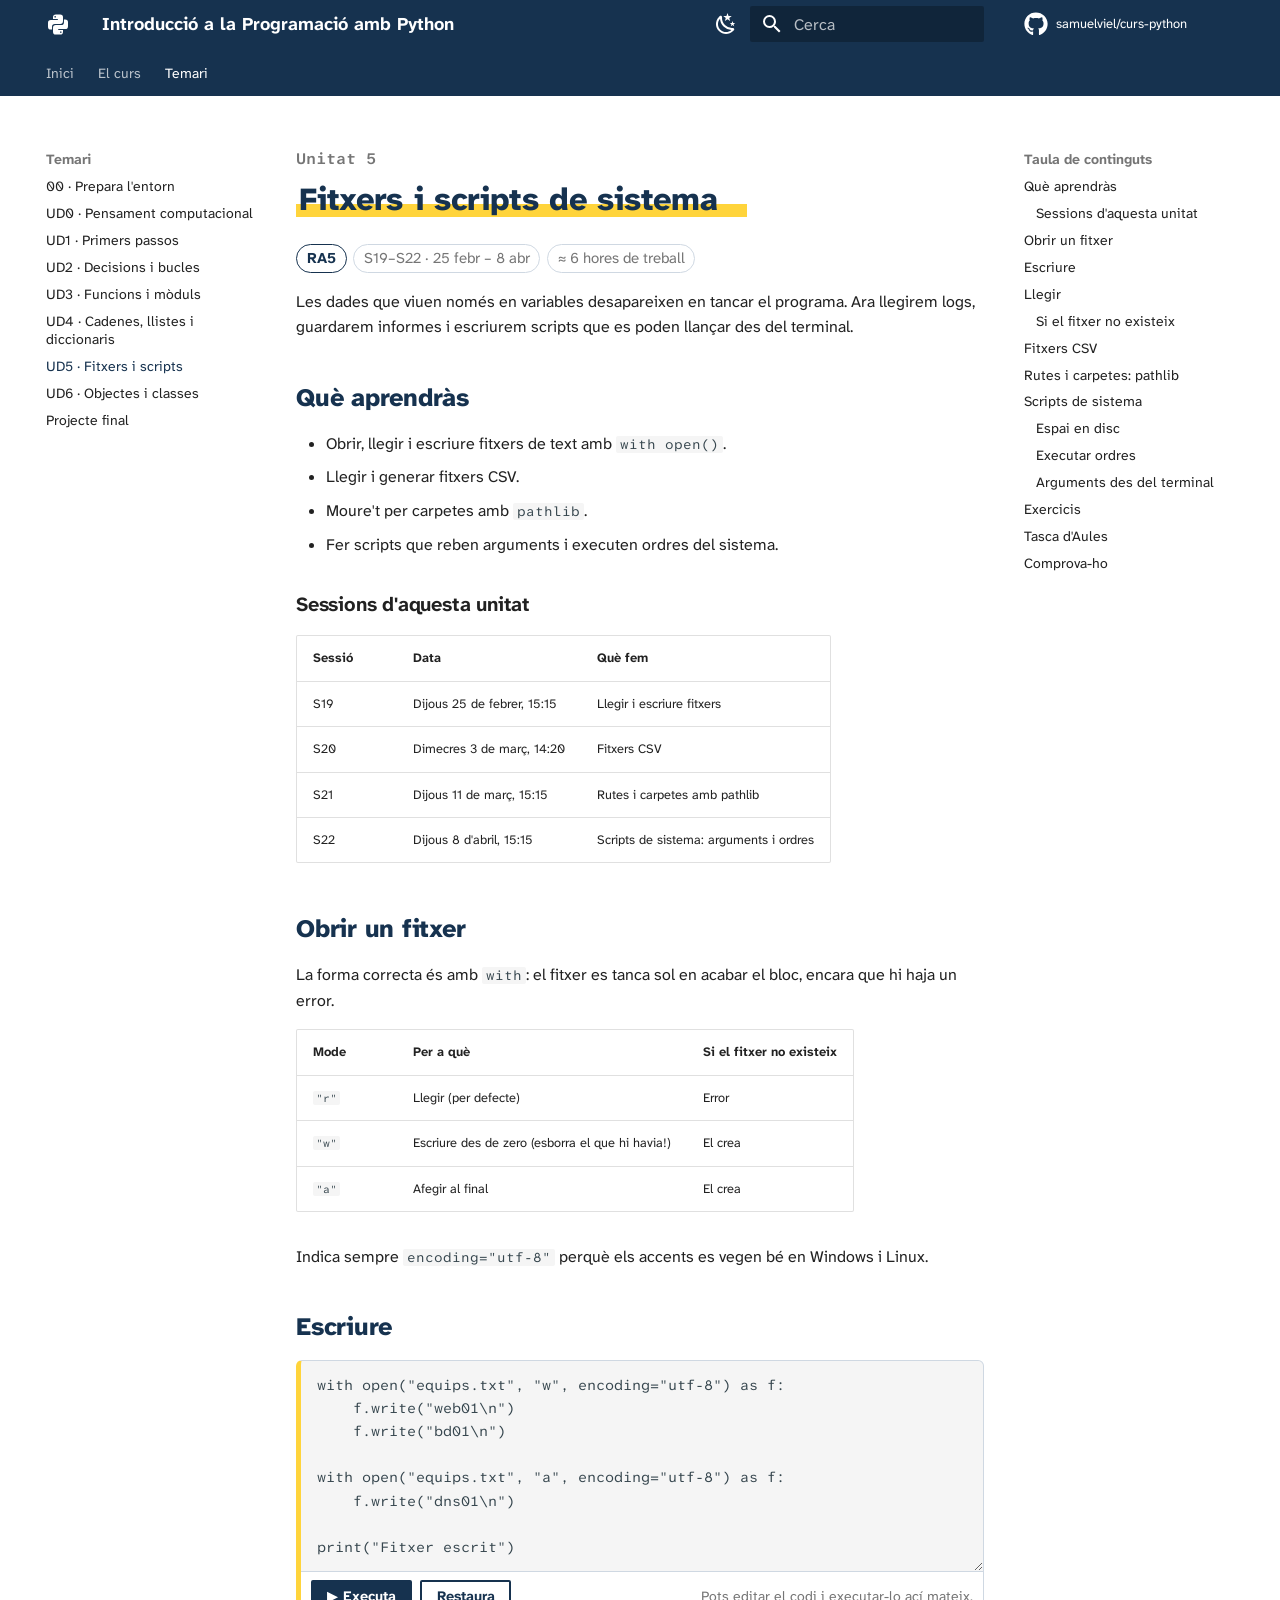
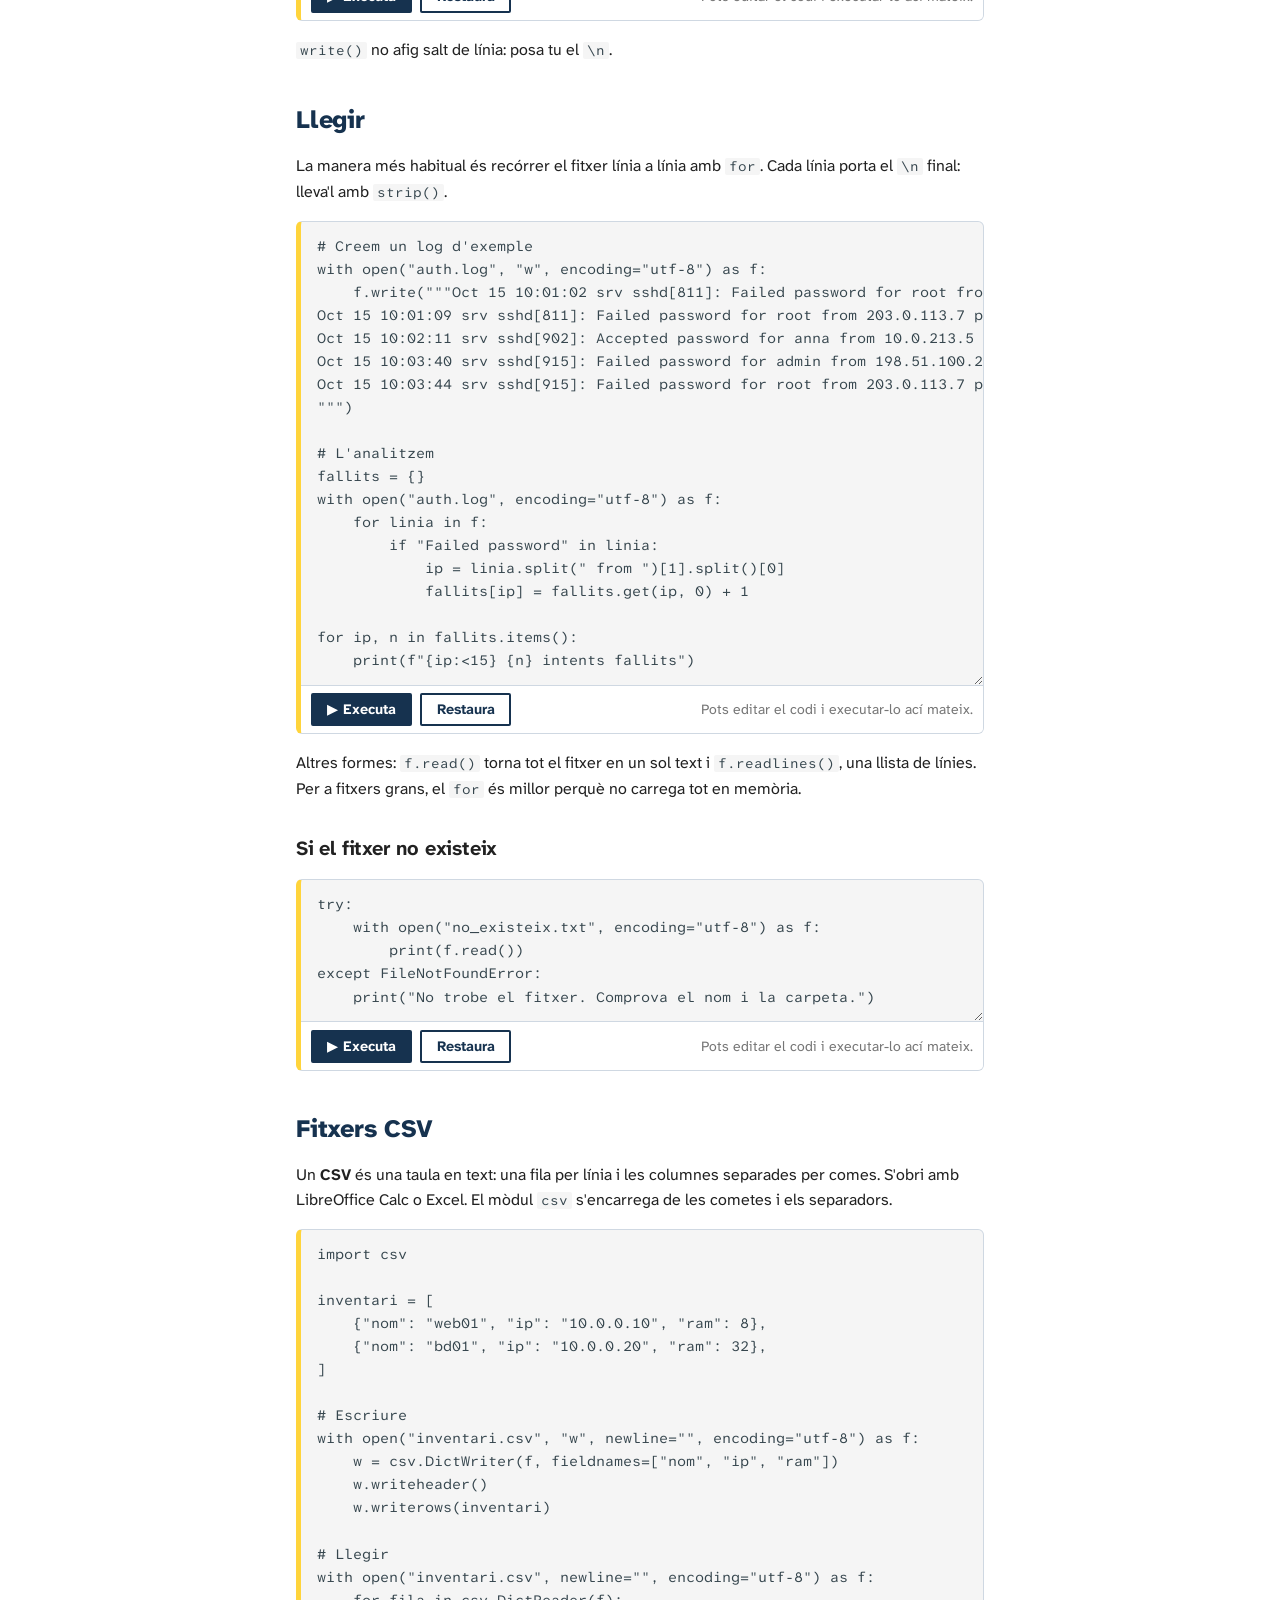
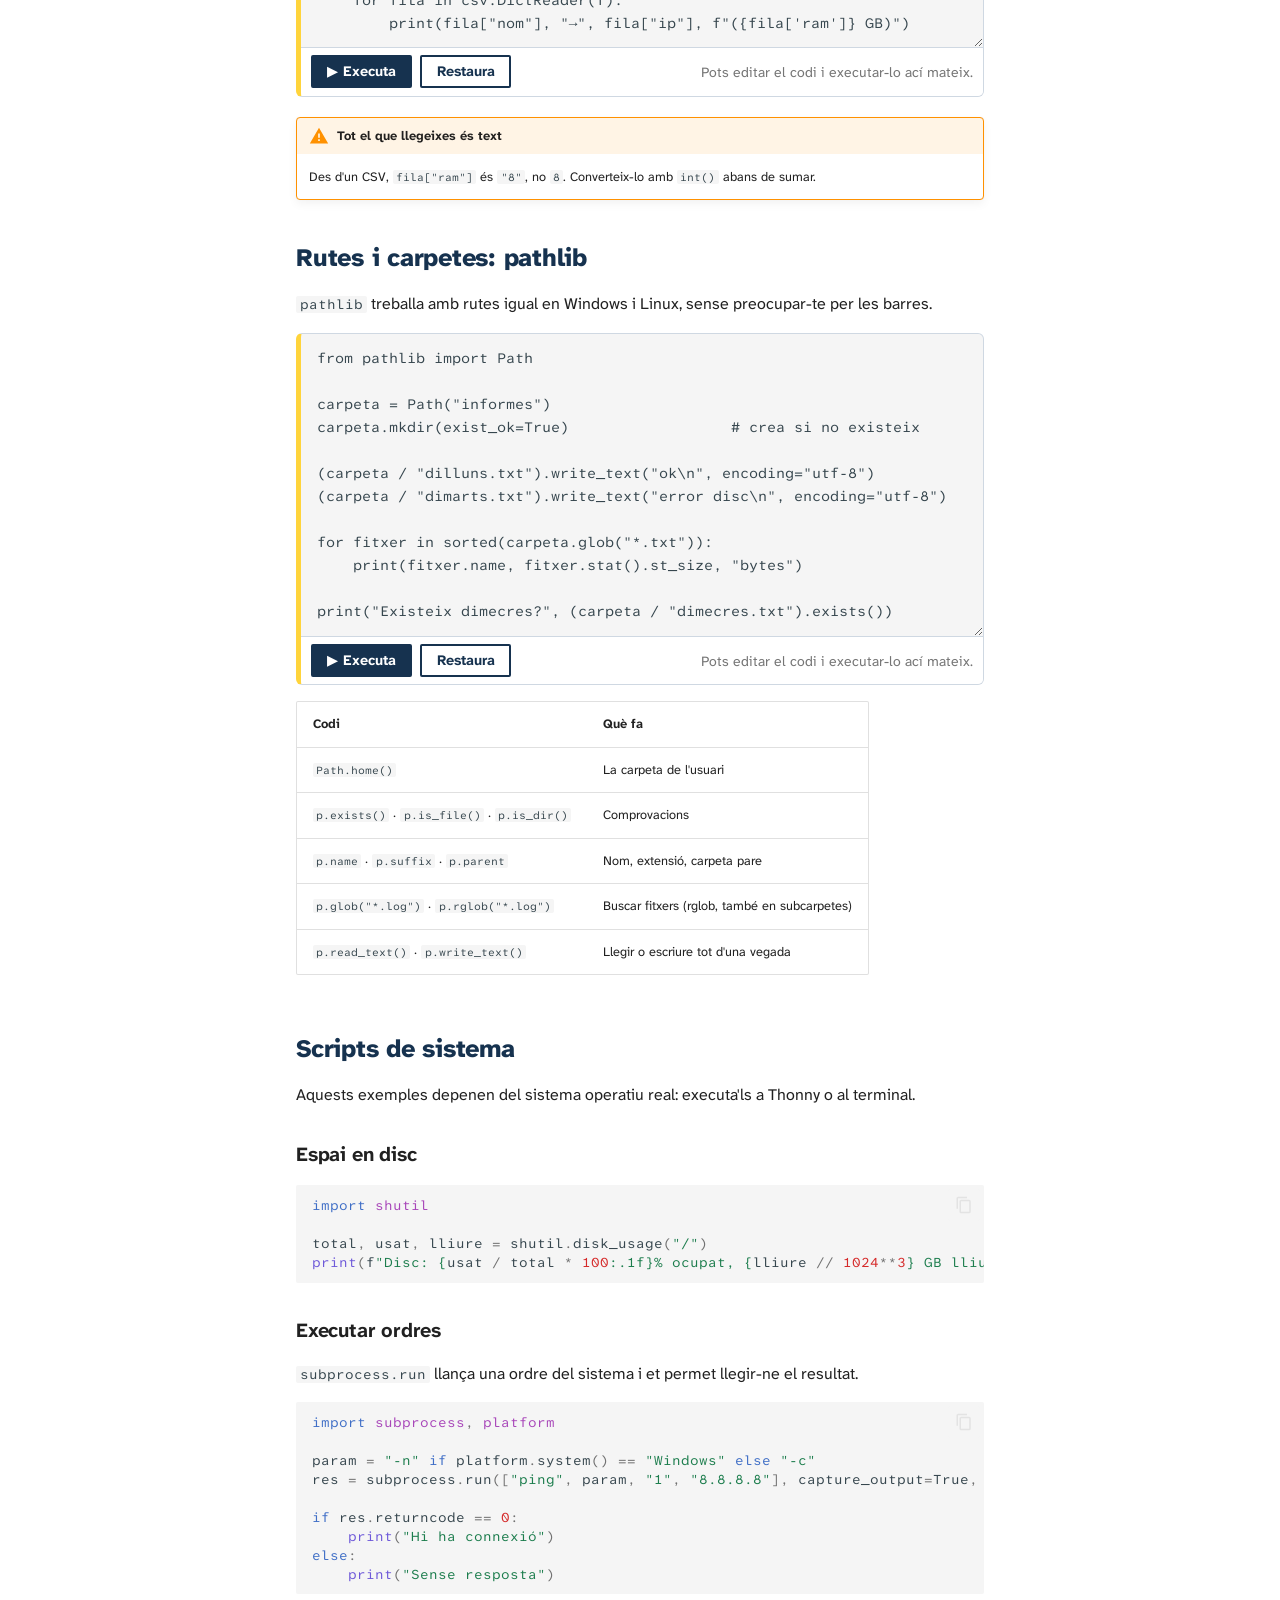
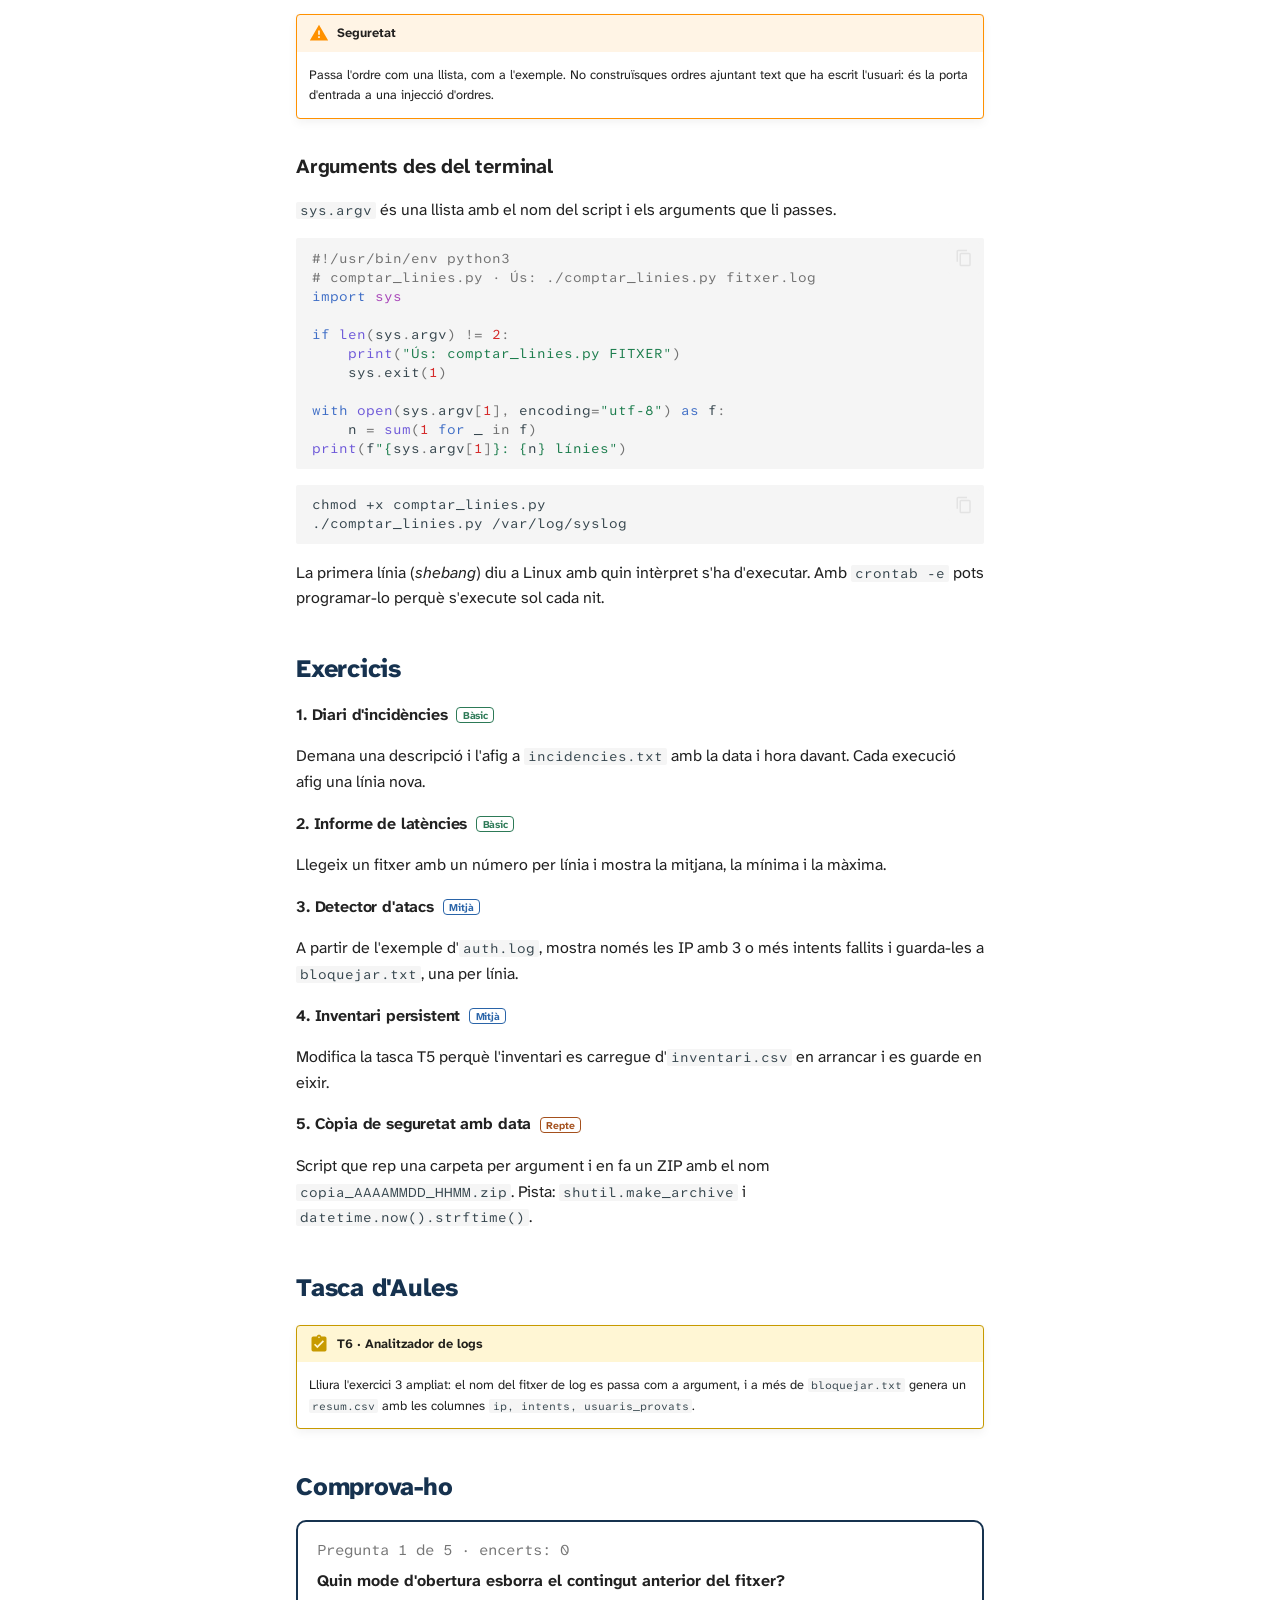
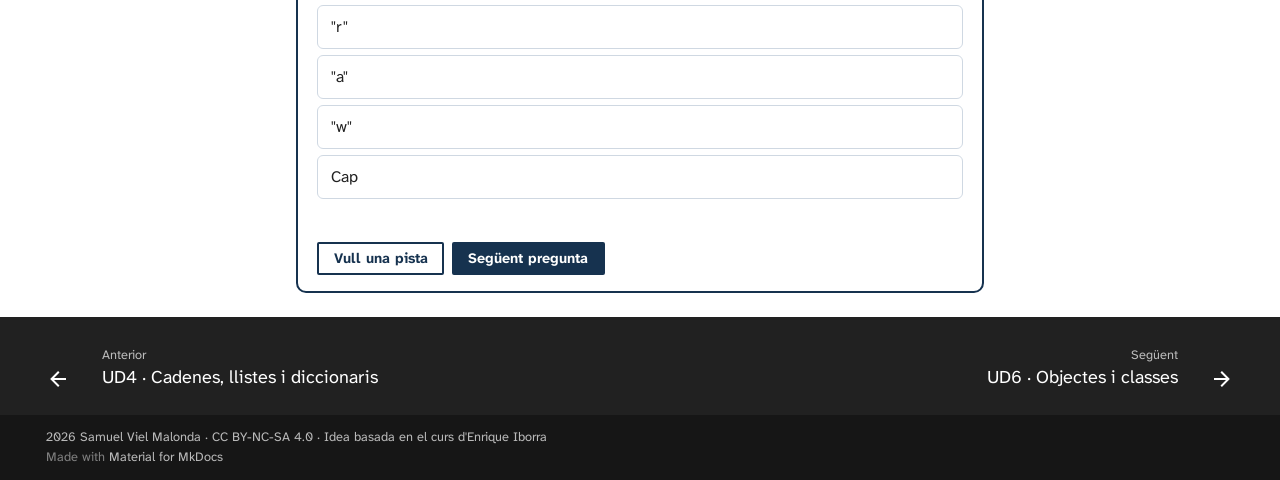
<file: unitats/ud5/index.html>
<!doctype html>
<html lang="ca" class="no-js">
  <head>
    
      <meta charset="utf-8">
      <meta name="viewport" content="width=device-width,initial-scale=1">
      
        <meta name="description" content="Optativa de 2n d'ASIX/DAW semipresencial · IES Maria Enríquez (Gandia) · Curs 2026-2027">
      
      
        <meta name="author" content="Samuel Viel Malonda">
      
      
        <link rel="canonical" href="https://samuelviel.github.io/curs-python/unitats/ud5/">
      
      
        <link rel="prev" href="../ud4/">
      
      
        <link rel="next" href="../ud6/">
      
      
        
      
      
      <link rel="icon" href="../../assets/favicon.svg">
      <meta name="generator" content="mkdocs-1.6.1, mkdocs-material-9.7.7">
    
    
      
        <title>Fitxers i scripts de sistema - Introducció a la Programació amb Python</title>
      
    
    
      <link rel="stylesheet" href="../../assets/stylesheets/main.ec1eaa64.min.css">
      
        
        <link rel="stylesheet" href="../../assets/stylesheets/palette.ab4e12ef.min.css">
      
      


    
    
      
    
    
      
    
    
      <link rel="stylesheet" href="../../assets/css/curs.css">
    
    <script>__md_scope=new URL("../..",location),__md_hash=e=>[...e].reduce(((e,_)=>(e<<5)-e+_.charCodeAt(0)),0),__md_get=(e,_=localStorage,t=__md_scope)=>JSON.parse(_.getItem(t.pathname+"."+e)),__md_set=(e,_,t=localStorage,a=__md_scope)=>{try{t.setItem(a.pathname+"."+e,JSON.stringify(_))}catch(e){}}</script>
    
      

    
    
  </head>
  
  
    
    
      
    
    
    
    
    <body dir="ltr" data-md-color-scheme="default" data-md-color-primary="custom" data-md-color-accent="custom">
  
    
    <input class="md-toggle" data-md-toggle="drawer" type="checkbox" id="__drawer" autocomplete="off">
    <input class="md-toggle" data-md-toggle="search" type="checkbox" id="__search" autocomplete="off">
    <label class="md-overlay" for="__drawer"></label>
    <div data-md-component="skip">
      
        
        <a href="#fitxers-i-scripts-de-sistema" class="md-skip">
          Salta el contingut
        </a>
      
    </div>
    <div data-md-component="announce">
      
    </div>
    
    
      

<header class="md-header" data-md-component="header">
  <nav class="md-header__inner md-grid" aria-label="Capçalera">
    <a href="../.." title="Introducció a la Programació amb Python" class="md-header__button md-logo" aria-label="Introducció a la Programació amb Python" data-md-component="logo">
      
  
  <svg xmlns="http://www.w3.org/2000/svg" viewBox="0 0 24 24"><path d="M19.14 7.5A2.86 2.86 0 0 1 22 10.36v3.78A2.86 2.86 0 0 1 19.14 17H12c0 .39.32.96.71.96H17v1.68a2.86 2.86 0 0 1-2.86 2.86H9.86A2.86 2.86 0 0 1 7 19.64v-3.75a2.85 2.85 0 0 1 2.86-2.85h5.25a2.85 2.85 0 0 0 2.85-2.86V7.5zm-4.28 11.79c-.4 0-.72.3-.72.89s.32.71.72.71a.71.71 0 0 0 .71-.71c0-.59-.32-.89-.71-.89m-10-1.79A2.86 2.86 0 0 1 2 14.64v-3.78A2.86 2.86 0 0 1 4.86 8H12c0-.39-.32-.96-.71-.96H7V5.36A2.86 2.86 0 0 1 9.86 2.5h4.28A2.86 2.86 0 0 1 17 5.36v3.75a2.85 2.85 0 0 1-2.86 2.85H8.89a2.85 2.85 0 0 0-2.85 2.86v2.68zM9.14 5.71c.4 0 .72-.3.72-.89s-.32-.71-.72-.71c-.39 0-.71.12-.71.71s.32.89.71.89"/></svg>

    </a>
    <label class="md-header__button md-icon" for="__drawer">
      
      <svg xmlns="http://www.w3.org/2000/svg" viewBox="0 0 24 24"><path d="M3 6h18v2H3zm0 5h18v2H3zm0 5h18v2H3z"/></svg>
    </label>
    <div class="md-header__title" data-md-component="header-title">
      <div class="md-header__ellipsis">
        <div class="md-header__topic">
          <span class="md-ellipsis">
            Introducció a la Programació amb Python
          </span>
        </div>
        <div class="md-header__topic" data-md-component="header-topic">
          <span class="md-ellipsis">
            
              Fitxers i scripts de sistema
            
          </span>
        </div>
      </div>
    </div>
    
      
        <form class="md-header__option" data-md-component="palette">
  
    
    
    
    <input class="md-option" data-md-color-media="(prefers-color-scheme: light)" data-md-color-scheme="default" data-md-color-primary="custom" data-md-color-accent="custom"  aria-label="Canvia a mode fosc"  type="radio" name="__palette" id="__palette_0">
    
      <label class="md-header__button md-icon" title="Canvia a mode fosc" for="__palette_1" hidden>
        <svg xmlns="http://www.w3.org/2000/svg" viewBox="0 0 24 24"><path d="m17.75 4.09-2.53 1.94.91 3.06-2.63-1.81-2.63 1.81.91-3.06-2.53-1.94L12.44 4l1.06-3 1.06 3zm3.5 6.91-1.64 1.25.59 1.98-1.7-1.17-1.7 1.17.59-1.98L15.75 11l2.06-.05L18.5 9l.69 1.95zm-2.28 4.95c.83-.08 1.72 1.1 1.19 1.85-.32.45-.66.87-1.08 1.27C15.17 23 8.84 23 4.94 19.07c-3.91-3.9-3.91-10.24 0-14.14.4-.4.82-.76 1.27-1.08.75-.53 1.93.36 1.85 1.19-.27 2.86.69 5.83 2.89 8.02a9.96 9.96 0 0 0 8.02 2.89m-1.64 2.02a12.08 12.08 0 0 1-7.8-3.47c-2.17-2.19-3.33-5-3.49-7.82-2.81 3.14-2.7 7.96.31 10.98 3.02 3.01 7.84 3.12 10.98.31"/></svg>
      </label>
    
  
    
    
    
    <input class="md-option" data-md-color-media="(prefers-color-scheme: dark)" data-md-color-scheme="slate" data-md-color-primary="custom" data-md-color-accent="custom"  aria-label="Canvia a mode clar"  type="radio" name="__palette" id="__palette_1">
    
      <label class="md-header__button md-icon" title="Canvia a mode clar" for="__palette_0" hidden>
        <svg xmlns="http://www.w3.org/2000/svg" viewBox="0 0 24 24"><path d="M12 7a5 5 0 0 1 5 5 5 5 0 0 1-5 5 5 5 0 0 1-5-5 5 5 0 0 1 5-5m0 2a3 3 0 0 0-3 3 3 3 0 0 0 3 3 3 3 0 0 0 3-3 3 3 0 0 0-3-3m0-7 2.39 3.42C13.65 5.15 12.84 5 12 5s-1.65.15-2.39.42zM3.34 7l4.16-.35A7.2 7.2 0 0 0 5.94 8.5c-.44.74-.69 1.5-.83 2.29zm.02 10 1.76-3.77a7.131 7.131 0 0 0 2.38 4.14zM20.65 7l-1.77 3.79a7.02 7.02 0 0 0-2.38-4.15zm-.01 10-4.14.36c.59-.51 1.12-1.14 1.54-1.86.42-.73.69-1.5.83-2.29zM12 22l-2.41-3.44c.74.27 1.55.44 2.41.44.82 0 1.63-.17 2.37-.44z"/></svg>
      </label>
    
  
</form>
      
    
    
      <script>var palette=__md_get("__palette");if(palette&&palette.color){if("(prefers-color-scheme)"===palette.color.media){var media=matchMedia("(prefers-color-scheme: light)"),input=document.querySelector(media.matches?"[data-md-color-media='(prefers-color-scheme: light)']":"[data-md-color-media='(prefers-color-scheme: dark)']");palette.color.media=input.getAttribute("data-md-color-media"),palette.color.scheme=input.getAttribute("data-md-color-scheme"),palette.color.primary=input.getAttribute("data-md-color-primary"),palette.color.accent=input.getAttribute("data-md-color-accent")}for(var[key,value]of Object.entries(palette.color))document.body.setAttribute("data-md-color-"+key,value)}</script>
    
    
    
      
      
        <label class="md-header__button md-icon" for="__search">
          
          <svg xmlns="http://www.w3.org/2000/svg" viewBox="0 0 24 24"><path d="M9.5 3A6.5 6.5 0 0 1 16 9.5c0 1.61-.59 3.09-1.56 4.23l.27.27h.79l5 5-1.5 1.5-5-5v-.79l-.27-.27A6.52 6.52 0 0 1 9.5 16 6.5 6.5 0 0 1 3 9.5 6.5 6.5 0 0 1 9.5 3m0 2C7 5 5 7 5 9.5S7 14 9.5 14 14 12 14 9.5 12 5 9.5 5"/></svg>
        </label>
        <div class="md-search" data-md-component="search" role="dialog">
  <label class="md-search__overlay" for="__search"></label>
  <div class="md-search__inner" role="search">
    <form class="md-search__form" name="search">
      <input type="text" class="md-search__input" name="query" aria-label="Cerca" placeholder="Cerca" autocapitalize="off" autocorrect="off" autocomplete="off" spellcheck="false" data-md-component="search-query" required>
      <label class="md-search__icon md-icon" for="__search">
        
        <svg xmlns="http://www.w3.org/2000/svg" viewBox="0 0 24 24"><path d="M9.5 3A6.5 6.5 0 0 1 16 9.5c0 1.61-.59 3.09-1.56 4.23l.27.27h.79l5 5-1.5 1.5-5-5v-.79l-.27-.27A6.52 6.52 0 0 1 9.5 16 6.5 6.5 0 0 1 3 9.5 6.5 6.5 0 0 1 9.5 3m0 2C7 5 5 7 5 9.5S7 14 9.5 14 14 12 14 9.5 12 5 9.5 5"/></svg>
        
        <svg xmlns="http://www.w3.org/2000/svg" viewBox="0 0 24 24"><path d="M20 11v2H8l5.5 5.5-1.42 1.42L4.16 12l7.92-7.92L13.5 5.5 8 11z"/></svg>
      </label>
      <nav class="md-search__options" aria-label="Cerca">
        
        <button type="reset" class="md-search__icon md-icon" title="Neteja" aria-label="Neteja" tabindex="-1">
          
          <svg xmlns="http://www.w3.org/2000/svg" viewBox="0 0 24 24"><path d="M19 6.41 17.59 5 12 10.59 6.41 5 5 6.41 10.59 12 5 17.59 6.41 19 12 13.41 17.59 19 19 17.59 13.41 12z"/></svg>
        </button>
      </nav>
      
        <div class="md-search__suggest" data-md-component="search-suggest"></div>
      
    </form>
    <div class="md-search__output">
      <div class="md-search__scrollwrap" tabindex="0" data-md-scrollfix>
        <div class="md-search-result" data-md-component="search-result">
          <div class="md-search-result__meta">
            Inicialitzant cerca
          </div>
          <ol class="md-search-result__list" role="presentation"></ol>
        </div>
      </div>
    </div>
  </div>
</div>
      
    
    
      <div class="md-header__source">
        <a href="https://github.com/samuelviel/curs-python" title="Ves al repositori" class="md-source" data-md-component="source">
  <div class="md-source__icon md-icon">
    
    <svg xmlns="http://www.w3.org/2000/svg" viewBox="0 0 512 512"><!--! Font Awesome Free 7.1.0 by @fontawesome - https://fontawesome.com License - https://fontawesome.com/license/free (Icons: CC BY 4.0, Fonts: SIL OFL 1.1, Code: MIT License) Copyright 2025 Fonticons, Inc.--><path d="M173.9 397.4c0 2-2.3 3.6-5.2 3.6-3.3.3-5.6-1.3-5.6-3.6 0-2 2.3-3.6 5.2-3.6 3-.3 5.6 1.3 5.6 3.6m-31.1-4.5c-.7 2 1.3 4.3 4.3 4.9 2.6 1 5.6 0 6.2-2s-1.3-4.3-4.3-5.2c-2.6-.7-5.5.3-6.2 2.3m44.2-1.7c-2.9.7-4.9 2.6-4.6 4.9.3 2 2.9 3.3 5.9 2.6 2.9-.7 4.9-2.6 4.6-4.6-.3-1.9-3-3.2-5.9-2.9M252.8 8C114.1 8 8 113.3 8 252c0 110.9 69.8 205.8 169.5 239.2 12.8 2.3 17.3-5.6 17.3-12.1 0-6.2-.3-40.4-.3-61.4 0 0-70 15-84.7-29.8 0 0-11.4-29.1-27.8-36.6 0 0-22.9-15.7 1.6-15.4 0 0 24.9 2 38.6 25.8 21.9 38.6 58.6 27.5 72.9 20.9 2.3-16 8.8-27.1 16-33.7-55.9-6.2-112.3-14.3-112.3-110.5 0-27.5 7.6-41.3 23.6-58.9-2.6-6.5-11.1-33.3 2.6-67.9 20.9-6.5 69 27 69 27 20-5.6 41.5-8.5 62.8-8.5s42.8 2.9 62.8 8.5c0 0 48.1-33.6 69-27 13.7 34.7 5.2 61.4 2.6 67.9 16 17.7 25.8 31.5 25.8 58.9 0 96.5-58.9 104.2-114.8 110.5 9.2 7.9 17 22.9 17 46.4 0 33.7-.3 75.4-.3 83.6 0 6.5 4.6 14.4 17.3 12.1C436.2 457.8 504 362.9 504 252 504 113.3 391.5 8 252.8 8M105.2 352.9c-1.3 1-1 3.3.7 5.2 1.6 1.6 3.9 2.3 5.2 1 1.3-1 1-3.3-.7-5.2-1.6-1.6-3.9-2.3-5.2-1m-10.8-8.1c-.7 1.3.3 2.9 2.3 3.9 1.6 1 3.6.7 4.3-.7.7-1.3-.3-2.9-2.3-3.9-2-.6-3.6-.3-4.3.7m32.4 35.6c-1.6 1.3-1 4.3 1.3 6.2 2.3 2.3 5.2 2.6 6.5 1 1.3-1.3.7-4.3-1.3-6.2-2.2-2.3-5.2-2.6-6.5-1m-11.4-14.7c-1.6 1-1.6 3.6 0 5.9s4.3 3.3 5.6 2.3c1.6-1.3 1.6-3.9 0-6.2-1.4-2.3-4-3.3-5.6-2"/></svg>
  </div>
  <div class="md-source__repository">
    samuelviel/curs-python
  </div>
</a>
      </div>
    
  </nav>
  
</header>
    
    <div class="md-container" data-md-component="container">
      
      
        
          
            
<nav class="md-tabs" aria-label="Pestanyes" data-md-component="tabs">
  <div class="md-grid">
    <ul class="md-tabs__list">
      
        
  
  
  
  
    <li class="md-tabs__item">
      <a href="../.." class="md-tabs__link">
        
  
  
    
  
  Inici

      </a>
    </li>
  

      
        
  
  
  
  
    
    
      <li class="md-tabs__item">
        <a href="../../guia/" class="md-tabs__link">
          
  
  
    
  
  El curs

        </a>
      </li>
    
  

      
        
  
  
  
    
  
  
    
    
      <li class="md-tabs__item md-tabs__item--active">
        <a href="../entorn/" class="md-tabs__link">
          
  
  
    
  
  Temari

        </a>
      </li>
    
  

      
    </ul>
  </div>
</nav>
          
        
      
      <main class="md-main" data-md-component="main">
        <div class="md-main__inner md-grid">
          
            
              
              <div class="md-sidebar md-sidebar--primary" data-md-component="sidebar" data-md-type="navigation" >
                <div class="md-sidebar__scrollwrap">
                  <div class="md-sidebar__inner">
                    


  


<nav class="md-nav md-nav--primary md-nav--lifted" aria-label="Navegació" data-md-level="0">
  <label class="md-nav__title" for="__drawer">
    <a href="../.." title="Introducció a la Programació amb Python" class="md-nav__button md-logo" aria-label="Introducció a la Programació amb Python" data-md-component="logo">
      
  
  <svg xmlns="http://www.w3.org/2000/svg" viewBox="0 0 24 24"><path d="M19.14 7.5A2.86 2.86 0 0 1 22 10.36v3.78A2.86 2.86 0 0 1 19.14 17H12c0 .39.32.96.71.96H17v1.68a2.86 2.86 0 0 1-2.86 2.86H9.86A2.86 2.86 0 0 1 7 19.64v-3.75a2.85 2.85 0 0 1 2.86-2.85h5.25a2.85 2.85 0 0 0 2.85-2.86V7.5zm-4.28 11.79c-.4 0-.72.3-.72.89s.32.71.72.71a.71.71 0 0 0 .71-.71c0-.59-.32-.89-.71-.89m-10-1.79A2.86 2.86 0 0 1 2 14.64v-3.78A2.86 2.86 0 0 1 4.86 8H12c0-.39-.32-.96-.71-.96H7V5.36A2.86 2.86 0 0 1 9.86 2.5h4.28A2.86 2.86 0 0 1 17 5.36v3.75a2.85 2.85 0 0 1-2.86 2.85H8.89a2.85 2.85 0 0 0-2.85 2.86v2.68zM9.14 5.71c.4 0 .72-.3.72-.89s-.32-.71-.72-.71c-.39 0-.71.12-.71.71s.32.89.71.89"/></svg>

    </a>
    Introducció a la Programació amb Python
  </label>
  
    <div class="md-nav__source">
      <a href="https://github.com/samuelviel/curs-python" title="Ves al repositori" class="md-source" data-md-component="source">
  <div class="md-source__icon md-icon">
    
    <svg xmlns="http://www.w3.org/2000/svg" viewBox="0 0 512 512"><!--! Font Awesome Free 7.1.0 by @fontawesome - https://fontawesome.com License - https://fontawesome.com/license/free (Icons: CC BY 4.0, Fonts: SIL OFL 1.1, Code: MIT License) Copyright 2025 Fonticons, Inc.--><path d="M173.9 397.4c0 2-2.3 3.6-5.2 3.6-3.3.3-5.6-1.3-5.6-3.6 0-2 2.3-3.6 5.2-3.6 3-.3 5.6 1.3 5.6 3.6m-31.1-4.5c-.7 2 1.3 4.3 4.3 4.9 2.6 1 5.6 0 6.2-2s-1.3-4.3-4.3-5.2c-2.6-.7-5.5.3-6.2 2.3m44.2-1.7c-2.9.7-4.9 2.6-4.6 4.9.3 2 2.9 3.3 5.9 2.6 2.9-.7 4.9-2.6 4.6-4.6-.3-1.9-3-3.2-5.9-2.9M252.8 8C114.1 8 8 113.3 8 252c0 110.9 69.8 205.8 169.5 239.2 12.8 2.3 17.3-5.6 17.3-12.1 0-6.2-.3-40.4-.3-61.4 0 0-70 15-84.7-29.8 0 0-11.4-29.1-27.8-36.6 0 0-22.9-15.7 1.6-15.4 0 0 24.9 2 38.6 25.8 21.9 38.6 58.6 27.5 72.9 20.9 2.3-16 8.8-27.1 16-33.7-55.9-6.2-112.3-14.3-112.3-110.5 0-27.5 7.6-41.3 23.6-58.9-2.6-6.5-11.1-33.3 2.6-67.9 20.9-6.5 69 27 69 27 20-5.6 41.5-8.5 62.8-8.5s42.8 2.9 62.8 8.5c0 0 48.1-33.6 69-27 13.7 34.7 5.2 61.4 2.6 67.9 16 17.7 25.8 31.5 25.8 58.9 0 96.5-58.9 104.2-114.8 110.5 9.2 7.9 17 22.9 17 46.4 0 33.7-.3 75.4-.3 83.6 0 6.5 4.6 14.4 17.3 12.1C436.2 457.8 504 362.9 504 252 504 113.3 391.5 8 252.8 8M105.2 352.9c-1.3 1-1 3.3.7 5.2 1.6 1.6 3.9 2.3 5.2 1 1.3-1 1-3.3-.7-5.2-1.6-1.6-3.9-2.3-5.2-1m-10.8-8.1c-.7 1.3.3 2.9 2.3 3.9 1.6 1 3.6.7 4.3-.7.7-1.3-.3-2.9-2.3-3.9-2-.6-3.6-.3-4.3.7m32.4 35.6c-1.6 1.3-1 4.3 1.3 6.2 2.3 2.3 5.2 2.6 6.5 1 1.3-1.3.7-4.3-1.3-6.2-2.2-2.3-5.2-2.6-6.5-1m-11.4-14.7c-1.6 1-1.6 3.6 0 5.9s4.3 3.3 5.6 2.3c1.6-1.3 1.6-3.9 0-6.2-1.4-2.3-4-3.3-5.6-2"/></svg>
  </div>
  <div class="md-source__repository">
    samuelviel/curs-python
  </div>
</a>
    </div>
  
  <ul class="md-nav__list" data-md-scrollfix>
    
      
      
  
  
  
  
    <li class="md-nav__item">
      <a href="../.." class="md-nav__link">
        
  
  
  <span class="md-ellipsis">
    
  
    Inici
  

    
  </span>
  
  

      </a>
    </li>
  

    
      
      
  
  
  
  
    
    
      
        
      
        
      
        
      
    
    
    
      
      
        
      
    
    
    <li class="md-nav__item md-nav__item--nested">
      
        
        
        <input class="md-nav__toggle md-toggle " type="checkbox" id="__nav_2" >
        
          
          <label class="md-nav__link" for="__nav_2" id="__nav_2_label" tabindex="0">
            
  
  
  <span class="md-ellipsis">
    
  
    El curs
  

    
  </span>
  
  

            <span class="md-nav__icon md-icon"></span>
          </label>
        
        <nav class="md-nav" data-md-level="1" aria-labelledby="__nav_2_label" aria-expanded="false">
          <label class="md-nav__title" for="__nav_2">
            <span class="md-nav__icon md-icon"></span>
            
  
    El curs
  

          </label>
          <ul class="md-nav__list" data-md-scrollfix>
            
              
                
  
  
  
  
    <li class="md-nav__item">
      <a href="../../guia/" class="md-nav__link">
        
  
  
  <span class="md-ellipsis">
    
  
    Com funciona
  

    
  </span>
  
  

      </a>
    </li>
  

              
            
              
                
  
  
  
  
    <li class="md-nav__item">
      <a href="../../calendari/" class="md-nav__link">
        
  
  
  <span class="md-ellipsis">
    
  
    Calendari
  

    
  </span>
  
  

      </a>
    </li>
  

              
            
              
                
  
  
  
  
    <li class="md-nav__item">
      <a href="../../recursos/" class="md-nav__link">
        
  
  
  <span class="md-ellipsis">
    
  
    Recursos
  

    
  </span>
  
  

      </a>
    </li>
  

              
            
          </ul>
        </nav>
      
    </li>
  

    
      
      
  
  
    
  
  
  
    
    
      
        
      
        
      
        
      
        
      
        
      
        
      
        
      
        
      
        
      
    
    
    
      
        
        
      
      
        
      
    
    
    <li class="md-nav__item md-nav__item--active md-nav__item--section md-nav__item--nested">
      
        
        
        <input class="md-nav__toggle md-toggle " type="checkbox" id="__nav_3" checked>
        
          
          <label class="md-nav__link" for="__nav_3" id="__nav_3_label" tabindex="">
            
  
  
  <span class="md-ellipsis">
    
  
    Temari
  

    
  </span>
  
  

            <span class="md-nav__icon md-icon"></span>
          </label>
        
        <nav class="md-nav" data-md-level="1" aria-labelledby="__nav_3_label" aria-expanded="true">
          <label class="md-nav__title" for="__nav_3">
            <span class="md-nav__icon md-icon"></span>
            
  
    Temari
  

          </label>
          <ul class="md-nav__list" data-md-scrollfix>
            
              
                
  
  
  
  
    <li class="md-nav__item">
      <a href="../entorn/" class="md-nav__link">
        
  
  
  <span class="md-ellipsis">
    
  
    00 · Prepara l'entorn
  

    
  </span>
  
  

      </a>
    </li>
  

              
            
              
                
  
  
  
  
    <li class="md-nav__item">
      <a href="../ud0/" class="md-nav__link">
        
  
  
  <span class="md-ellipsis">
    
  
    UD0 · Pensament computacional
  

    
  </span>
  
  

      </a>
    </li>
  

              
            
              
                
  
  
  
  
    <li class="md-nav__item">
      <a href="../ud1/" class="md-nav__link">
        
  
  
  <span class="md-ellipsis">
    
  
    UD1 · Primers passos
  

    
  </span>
  
  

      </a>
    </li>
  

              
            
              
                
  
  
  
  
    <li class="md-nav__item">
      <a href="../ud2/" class="md-nav__link">
        
  
  
  <span class="md-ellipsis">
    
  
    UD2 · Decisions i bucles
  

    
  </span>
  
  

      </a>
    </li>
  

              
            
              
                
  
  
  
  
    <li class="md-nav__item">
      <a href="../ud3/" class="md-nav__link">
        
  
  
  <span class="md-ellipsis">
    
  
    UD3 · Funcions i mòduls
  

    
  </span>
  
  

      </a>
    </li>
  

              
            
              
                
  
  
  
  
    <li class="md-nav__item">
      <a href="../ud4/" class="md-nav__link">
        
  
  
  <span class="md-ellipsis">
    
  
    UD4 · Cadenes, llistes i diccionaris
  

    
  </span>
  
  

      </a>
    </li>
  

              
            
              
                
  
  
    
  
  
  
    <li class="md-nav__item md-nav__item--active">
      
      <input class="md-nav__toggle md-toggle" type="checkbox" id="__toc">
      
      
        
      
      
        <label class="md-nav__link md-nav__link--active" for="__toc">
          
  
  
  <span class="md-ellipsis">
    
  
    UD5 · Fitxers i scripts
  

    
  </span>
  
  

          <span class="md-nav__icon md-icon"></span>
        </label>
      
      <a href="./" class="md-nav__link md-nav__link--active">
        
  
  
  <span class="md-ellipsis">
    
  
    UD5 · Fitxers i scripts
  

    
  </span>
  
  

      </a>
      
        

<nav class="md-nav md-nav--secondary" aria-label="Taula de continguts">
  
  
  
    
  
  
    <label class="md-nav__title" for="__toc">
      <span class="md-nav__icon md-icon"></span>
      Taula de continguts
    </label>
    <ul class="md-nav__list" data-md-component="toc" data-md-scrollfix>
      
        <li class="md-nav__item">
  <a href="#que-aprendras" class="md-nav__link">
    <span class="md-ellipsis">
      
        Què aprendràs
      
    </span>
  </a>
  
    <nav class="md-nav" aria-label="Què aprendràs">
      <ul class="md-nav__list">
        
          <li class="md-nav__item">
  <a href="#sessions-daquesta-unitat" class="md-nav__link">
    <span class="md-ellipsis">
      
        Sessions d'aquesta unitat
      
    </span>
  </a>
  
</li>
        
      </ul>
    </nav>
  
</li>
      
        <li class="md-nav__item">
  <a href="#obrir-un-fitxer" class="md-nav__link">
    <span class="md-ellipsis">
      
        Obrir un fitxer
      
    </span>
  </a>
  
</li>
      
        <li class="md-nav__item">
  <a href="#escriure" class="md-nav__link">
    <span class="md-ellipsis">
      
        Escriure
      
    </span>
  </a>
  
</li>
      
        <li class="md-nav__item">
  <a href="#llegir" class="md-nav__link">
    <span class="md-ellipsis">
      
        Llegir
      
    </span>
  </a>
  
    <nav class="md-nav" aria-label="Llegir">
      <ul class="md-nav__list">
        
          <li class="md-nav__item">
  <a href="#si-el-fitxer-no-existeix" class="md-nav__link">
    <span class="md-ellipsis">
      
        Si el fitxer no existeix
      
    </span>
  </a>
  
</li>
        
      </ul>
    </nav>
  
</li>
      
        <li class="md-nav__item">
  <a href="#fitxers-csv" class="md-nav__link">
    <span class="md-ellipsis">
      
        Fitxers CSV
      
    </span>
  </a>
  
</li>
      
        <li class="md-nav__item">
  <a href="#rutes-i-carpetes-pathlib" class="md-nav__link">
    <span class="md-ellipsis">
      
        Rutes i carpetes: pathlib
      
    </span>
  </a>
  
</li>
      
        <li class="md-nav__item">
  <a href="#scripts-de-sistema" class="md-nav__link">
    <span class="md-ellipsis">
      
        Scripts de sistema
      
    </span>
  </a>
  
    <nav class="md-nav" aria-label="Scripts de sistema">
      <ul class="md-nav__list">
        
          <li class="md-nav__item">
  <a href="#espai-en-disc" class="md-nav__link">
    <span class="md-ellipsis">
      
        Espai en disc
      
    </span>
  </a>
  
</li>
        
          <li class="md-nav__item">
  <a href="#executar-ordres" class="md-nav__link">
    <span class="md-ellipsis">
      
        Executar ordres
      
    </span>
  </a>
  
</li>
        
          <li class="md-nav__item">
  <a href="#arguments-des-del-terminal" class="md-nav__link">
    <span class="md-ellipsis">
      
        Arguments des del terminal
      
    </span>
  </a>
  
</li>
        
      </ul>
    </nav>
  
</li>
      
        <li class="md-nav__item">
  <a href="#exercicis" class="md-nav__link">
    <span class="md-ellipsis">
      
        Exercicis
      
    </span>
  </a>
  
</li>
      
        <li class="md-nav__item">
  <a href="#tasca-daules" class="md-nav__link">
    <span class="md-ellipsis">
      
        Tasca d'Aules
      
    </span>
  </a>
  
</li>
      
        <li class="md-nav__item">
  <a href="#comprova-ho" class="md-nav__link">
    <span class="md-ellipsis">
      
        Comprova-ho
      
    </span>
  </a>
  
</li>
      
    </ul>
  
</nav>
      
    </li>
  

              
            
              
                
  
  
  
  
    <li class="md-nav__item">
      <a href="../ud6/" class="md-nav__link">
        
  
  
  <span class="md-ellipsis">
    
  
    UD6 · Objectes i classes
  

    
  </span>
  
  

      </a>
    </li>
  

              
            
              
                
  
  
  
  
    <li class="md-nav__item">
      <a href="../projecte/" class="md-nav__link">
        
  
  
  <span class="md-ellipsis">
    
  
    Projecte final
  

    
  </span>
  
  

      </a>
    </li>
  

              
            
          </ul>
        </nav>
      
    </li>
  

    
  </ul>
</nav>
                  </div>
                </div>
              </div>
            
            
              
              <div class="md-sidebar md-sidebar--secondary" data-md-component="sidebar" data-md-type="toc" >
                <div class="md-sidebar__scrollwrap">
                  <div class="md-sidebar__inner">
                    

<nav class="md-nav md-nav--secondary" aria-label="Taula de continguts">
  
  
  
    
  
  
    <label class="md-nav__title" for="__toc">
      <span class="md-nav__icon md-icon"></span>
      Taula de continguts
    </label>
    <ul class="md-nav__list" data-md-component="toc" data-md-scrollfix>
      
        <li class="md-nav__item">
  <a href="#que-aprendras" class="md-nav__link">
    <span class="md-ellipsis">
      
        Què aprendràs
      
    </span>
  </a>
  
    <nav class="md-nav" aria-label="Què aprendràs">
      <ul class="md-nav__list">
        
          <li class="md-nav__item">
  <a href="#sessions-daquesta-unitat" class="md-nav__link">
    <span class="md-ellipsis">
      
        Sessions d'aquesta unitat
      
    </span>
  </a>
  
</li>
        
      </ul>
    </nav>
  
</li>
      
        <li class="md-nav__item">
  <a href="#obrir-un-fitxer" class="md-nav__link">
    <span class="md-ellipsis">
      
        Obrir un fitxer
      
    </span>
  </a>
  
</li>
      
        <li class="md-nav__item">
  <a href="#escriure" class="md-nav__link">
    <span class="md-ellipsis">
      
        Escriure
      
    </span>
  </a>
  
</li>
      
        <li class="md-nav__item">
  <a href="#llegir" class="md-nav__link">
    <span class="md-ellipsis">
      
        Llegir
      
    </span>
  </a>
  
    <nav class="md-nav" aria-label="Llegir">
      <ul class="md-nav__list">
        
          <li class="md-nav__item">
  <a href="#si-el-fitxer-no-existeix" class="md-nav__link">
    <span class="md-ellipsis">
      
        Si el fitxer no existeix
      
    </span>
  </a>
  
</li>
        
      </ul>
    </nav>
  
</li>
      
        <li class="md-nav__item">
  <a href="#fitxers-csv" class="md-nav__link">
    <span class="md-ellipsis">
      
        Fitxers CSV
      
    </span>
  </a>
  
</li>
      
        <li class="md-nav__item">
  <a href="#rutes-i-carpetes-pathlib" class="md-nav__link">
    <span class="md-ellipsis">
      
        Rutes i carpetes: pathlib
      
    </span>
  </a>
  
</li>
      
        <li class="md-nav__item">
  <a href="#scripts-de-sistema" class="md-nav__link">
    <span class="md-ellipsis">
      
        Scripts de sistema
      
    </span>
  </a>
  
    <nav class="md-nav" aria-label="Scripts de sistema">
      <ul class="md-nav__list">
        
          <li class="md-nav__item">
  <a href="#espai-en-disc" class="md-nav__link">
    <span class="md-ellipsis">
      
        Espai en disc
      
    </span>
  </a>
  
</li>
        
          <li class="md-nav__item">
  <a href="#executar-ordres" class="md-nav__link">
    <span class="md-ellipsis">
      
        Executar ordres
      
    </span>
  </a>
  
</li>
        
          <li class="md-nav__item">
  <a href="#arguments-des-del-terminal" class="md-nav__link">
    <span class="md-ellipsis">
      
        Arguments des del terminal
      
    </span>
  </a>
  
</li>
        
      </ul>
    </nav>
  
</li>
      
        <li class="md-nav__item">
  <a href="#exercicis" class="md-nav__link">
    <span class="md-ellipsis">
      
        Exercicis
      
    </span>
  </a>
  
</li>
      
        <li class="md-nav__item">
  <a href="#tasca-daules" class="md-nav__link">
    <span class="md-ellipsis">
      
        Tasca d'Aules
      
    </span>
  </a>
  
</li>
      
        <li class="md-nav__item">
  <a href="#comprova-ho" class="md-nav__link">
    <span class="md-ellipsis">
      
        Comprova-ho
      
    </span>
  </a>
  
</li>
      
    </ul>
  
</nav>
                  </div>
                </div>
              </div>
            
          
          
            <div class="md-content" data-md-component="content">
              
              <article class="md-content__inner md-typeset">
                
                  


  
  


<p class="unit-num">Unitat 5</p>

<h1 id="fitxers-i-scripts-de-sistema">Fitxers i scripts de sistema<a class="headerlink" href="#fitxers-i-scripts-de-sistema" title="Permanent link">&para;</a></h1>
<p class="unit-meta"><span class="chip ra">RA5</span> <span class="chip" data-unit-chip="ud5"></span> <span class="chip">≈ 6 hores de treball</span></p>

<p>Les dades que viuen només en variables desapareixen en tancar el programa. Ara llegirem logs, guardarem informes i escriurem scripts que es poden llançar des del terminal.</p>
<h2 id="que-aprendras">Què aprendràs<a class="headerlink" href="#que-aprendras" title="Permanent link">&para;</a></h2>
<ul>
<li>Obrir, llegir i escriure fitxers de text amb <code>with open()</code>.</li>
<li>Llegir i generar fitxers CSV.</li>
<li>Moure't per carpetes amb <code>pathlib</code>.</li>
<li>Fer scripts que reben arguments i executen ordres del sistema.</li>
</ul>
<h3 id="sessions-daquesta-unitat">Sessions d'aquesta unitat<a class="headerlink" href="#sessions-daquesta-unitat" title="Permanent link">&para;</a></h3>
<div class="unit-sessions" data-unit-sessions="ud5" markdown="0"></div>

<h2 id="obrir-un-fitxer">Obrir un fitxer<a class="headerlink" href="#obrir-un-fitxer" title="Permanent link">&para;</a></h2>
<p>La forma correcta és amb <code>with</code>: el fitxer es tanca sol en acabar el bloc, encara que hi haja un error.</p>
<table>
<thead>
<tr>
<th>Mode</th>
<th>Per a què</th>
<th>Si el fitxer no existeix</th>
</tr>
</thead>
<tbody>
<tr>
<td><code>"r"</code></td>
<td>Llegir (per defecte)</td>
<td>Error</td>
</tr>
<tr>
<td><code>"w"</code></td>
<td>Escriure des de zero (esborra el que hi havia!)</td>
<td>El crea</td>
</tr>
<tr>
<td><code>"a"</code></td>
<td>Afegir al final</td>
<td>El crea</td>
</tr>
</tbody>
</table>
<p>Indica sempre <code>encoding="utf-8"</code> perquè els accents es vegen bé en Windows i Linux.</p>
<h2 id="escriure">Escriure<a class="headerlink" href="#escriure" title="Permanent link">&para;</a></h2>
<pre class="pyrun"><code>with open("equips.txt", "w", encoding="utf-8") as f:
    f.write("web01\n")
    f.write("bd01\n")

with open("equips.txt", "a", encoding="utf-8") as f:
    f.write("dns01\n")

print("Fitxer escrit")</code></pre>
<p><code>write()</code> no afig salt de línia: posa tu el <code>\n</code>.</p>
<h2 id="llegir">Llegir<a class="headerlink" href="#llegir" title="Permanent link">&para;</a></h2>
<p>La manera més habitual és recórrer el fitxer línia a línia amb <code>for</code>. Cada línia porta el <code>\n</code> final: lleva'l amb <code>strip()</code>.</p>
<pre class="pyrun"><code># Creem un log d'exemple
with open("auth.log", "w", encoding="utf-8") as f:
    f.write("""Oct 15 10:01:02 srv sshd[811]: Failed password for root from 203.0.113.7 port 52211 ssh2
Oct 15 10:01:09 srv sshd[811]: Failed password for root from 203.0.113.7 port 52213 ssh2
Oct 15 10:02:11 srv sshd[902]: Accepted password for anna from 10.0.213.5 port 40022 ssh2
Oct 15 10:03:40 srv sshd[915]: Failed password for admin from 198.51.100.2 port 60001 ssh2
Oct 15 10:03:44 srv sshd[915]: Failed password for root from 203.0.113.7 port 52290 ssh2
""")

# L'analitzem
fallits = {}
with open("auth.log", encoding="utf-8") as f:
    for linia in f:
        if "Failed password" in linia:
            ip = linia.split(" from ")[1].split()[0]
            fallits[ip] = fallits.get(ip, 0) + 1

for ip, n in fallits.items():
    print(f"{ip:&lt;15} {n} intents fallits")</code></pre>
<p>Altres formes: <code>f.read()</code> torna tot el fitxer en un sol text i <code>f.readlines()</code>, una llista de línies. Per a fitxers grans, el <code>for</code> és millor perquè no carrega tot en memòria.</p>
<h3 id="si-el-fitxer-no-existeix">Si el fitxer no existeix<a class="headerlink" href="#si-el-fitxer-no-existeix" title="Permanent link">&para;</a></h3>
<pre class="pyrun"><code>try:
    with open("no_existeix.txt", encoding="utf-8") as f:
        print(f.read())
except FileNotFoundError:
    print("No trobe el fitxer. Comprova el nom i la carpeta.")</code></pre>
<h2 id="fitxers-csv">Fitxers CSV<a class="headerlink" href="#fitxers-csv" title="Permanent link">&para;</a></h2>
<p>Un <strong>CSV</strong> és una taula en text: una fila per línia i les columnes separades per comes. S'obri amb LibreOffice Calc o Excel. El mòdul <code>csv</code> s'encarrega de les cometes i els separadors.</p>
<pre class="pyrun"><code>import csv

inventari = [
    {"nom": "web01", "ip": "10.0.0.10", "ram": 8},
    {"nom": "bd01", "ip": "10.0.0.20", "ram": 32},
]

# Escriure
with open("inventari.csv", "w", newline="", encoding="utf-8") as f:
    w = csv.DictWriter(f, fieldnames=["nom", "ip", "ram"])
    w.writeheader()
    w.writerows(inventari)

# Llegir
with open("inventari.csv", newline="", encoding="utf-8") as f:
    for fila in csv.DictReader(f):
        print(fila["nom"], "→", fila["ip"], f"({fila['ram']} GB)")</code></pre>
<div class="admonition warning">
<p class="admonition-title">Tot el que llegeixes és text</p>
<p>Des d'un CSV, <code>fila["ram"]</code> és <code>"8"</code>, no <code>8</code>. Converteix-lo amb <code>int()</code> abans de sumar.</p>
</div>
<h2 id="rutes-i-carpetes-pathlib">Rutes i carpetes: pathlib<a class="headerlink" href="#rutes-i-carpetes-pathlib" title="Permanent link">&para;</a></h2>
<p><code>pathlib</code> treballa amb rutes igual en Windows i Linux, sense preocupar-te per les barres.</p>
<pre class="pyrun"><code>from pathlib import Path

carpeta = Path("informes")
carpeta.mkdir(exist_ok=True)                  # crea si no existeix

(carpeta / "dilluns.txt").write_text("ok\n", encoding="utf-8")
(carpeta / "dimarts.txt").write_text("error disc\n", encoding="utf-8")

for fitxer in sorted(carpeta.glob("*.txt")):
    print(fitxer.name, fitxer.stat().st_size, "bytes")

print("Existeix dimecres?", (carpeta / "dimecres.txt").exists())</code></pre>
<table>
<thead>
<tr>
<th>Codi</th>
<th>Què fa</th>
</tr>
</thead>
<tbody>
<tr>
<td><code>Path.home()</code></td>
<td>La carpeta de l'usuari</td>
</tr>
<tr>
<td><code>p.exists()</code> · <code>p.is_file()</code> · <code>p.is_dir()</code></td>
<td>Comprovacions</td>
</tr>
<tr>
<td><code>p.name</code> · <code>p.suffix</code> · <code>p.parent</code></td>
<td>Nom, extensió, carpeta pare</td>
</tr>
<tr>
<td><code>p.glob("*.log")</code> · <code>p.rglob("*.log")</code></td>
<td>Buscar fitxers (rglob, també en subcarpetes)</td>
</tr>
<tr>
<td><code>p.read_text()</code> · <code>p.write_text()</code></td>
<td>Llegir o escriure tot d'una vegada</td>
</tr>
</tbody>
</table>
<h2 id="scripts-de-sistema">Scripts de sistema<a class="headerlink" href="#scripts-de-sistema" title="Permanent link">&para;</a></h2>
<p>Aquests exemples depenen del sistema operatiu real: executa'ls a Thonny o al terminal.</p>
<h3 id="espai-en-disc">Espai en disc<a class="headerlink" href="#espai-en-disc" title="Permanent link">&para;</a></h3>
<div class="highlight"><pre><span></span><code><a id="__codelineno-0-1" name="__codelineno-0-1" href="#__codelineno-0-1"></a><span class="kn">import</span><span class="w"> </span><span class="nn">shutil</span>
<a id="__codelineno-0-2" name="__codelineno-0-2" href="#__codelineno-0-2"></a>
<a id="__codelineno-0-3" name="__codelineno-0-3" href="#__codelineno-0-3"></a><span class="n">total</span><span class="p">,</span> <span class="n">usat</span><span class="p">,</span> <span class="n">lliure</span> <span class="o">=</span> <span class="n">shutil</span><span class="o">.</span><span class="n">disk_usage</span><span class="p">(</span><span class="s2">"/"</span><span class="p">)</span>
<a id="__codelineno-0-4" name="__codelineno-0-4" href="#__codelineno-0-4"></a><span class="nb">print</span><span class="p">(</span><span class="sa">f</span><span class="s2">"Disc: </span><span class="si">{</span><span class="n">usat</span><span class="w"> </span><span class="o">/</span><span class="w"> </span><span class="n">total</span><span class="w"> </span><span class="o">*</span><span class="w"> </span><span class="mi">100</span><span class="si">:</span><span class="s2">.1f</span><span class="si">}</span><span class="s2">% ocupat, </span><span class="si">{</span><span class="n">lliure</span><span class="w"> </span><span class="o">//</span><span class="w"> </span><span class="mi">1024</span><span class="o">**</span><span class="mi">3</span><span class="si">}</span><span class="s2"> GB lliures"</span><span class="p">)</span>
</code></pre></div>
<h3 id="executar-ordres">Executar ordres<a class="headerlink" href="#executar-ordres" title="Permanent link">&para;</a></h3>
<p><code>subprocess.run</code> llança una ordre del sistema i et permet llegir-ne el resultat.</p>
<div class="highlight"><pre><span></span><code><a id="__codelineno-1-1" name="__codelineno-1-1" href="#__codelineno-1-1"></a><span class="kn">import</span><span class="w"> </span><span class="nn">subprocess</span><span class="o">,</span><span class="w"> </span><span class="nn">platform</span>
<a id="__codelineno-1-2" name="__codelineno-1-2" href="#__codelineno-1-2"></a>
<a id="__codelineno-1-3" name="__codelineno-1-3" href="#__codelineno-1-3"></a><span class="n">param</span> <span class="o">=</span> <span class="s2">"-n"</span> <span class="k">if</span> <span class="n">platform</span><span class="o">.</span><span class="n">system</span><span class="p">()</span> <span class="o">==</span> <span class="s2">"Windows"</span> <span class="k">else</span> <span class="s2">"-c"</span>
<a id="__codelineno-1-4" name="__codelineno-1-4" href="#__codelineno-1-4"></a><span class="n">res</span> <span class="o">=</span> <span class="n">subprocess</span><span class="o">.</span><span class="n">run</span><span class="p">([</span><span class="s2">"ping"</span><span class="p">,</span> <span class="n">param</span><span class="p">,</span> <span class="s2">"1"</span><span class="p">,</span> <span class="s2">"8.8.8.8"</span><span class="p">],</span> <span class="n">capture_output</span><span class="o">=</span><span class="kc">True</span><span class="p">,</span> <span class="n">text</span><span class="o">=</span><span class="kc">True</span><span class="p">)</span>
<a id="__codelineno-1-5" name="__codelineno-1-5" href="#__codelineno-1-5"></a>
<a id="__codelineno-1-6" name="__codelineno-1-6" href="#__codelineno-1-6"></a><span class="k">if</span> <span class="n">res</span><span class="o">.</span><span class="n">returncode</span> <span class="o">==</span> <span class="mi">0</span><span class="p">:</span>
<a id="__codelineno-1-7" name="__codelineno-1-7" href="#__codelineno-1-7"></a>    <span class="nb">print</span><span class="p">(</span><span class="s2">"Hi ha connexió"</span><span class="p">)</span>
<a id="__codelineno-1-8" name="__codelineno-1-8" href="#__codelineno-1-8"></a><span class="k">else</span><span class="p">:</span>
<a id="__codelineno-1-9" name="__codelineno-1-9" href="#__codelineno-1-9"></a>    <span class="nb">print</span><span class="p">(</span><span class="s2">"Sense resposta"</span><span class="p">)</span>
</code></pre></div>
<div class="admonition warning">
<p class="admonition-title">Seguretat</p>
<p>Passa l'ordre com una llista, com a l'exemple. No construïsques ordres ajuntant text que ha escrit l'usuari: és la porta d'entrada a una injecció d'ordres.</p>
</div>
<h3 id="arguments-des-del-terminal">Arguments des del terminal<a class="headerlink" href="#arguments-des-del-terminal" title="Permanent link">&para;</a></h3>
<p><code>sys.argv</code> és una llista amb el nom del script i els arguments que li passes.</p>
<div class="highlight"><pre><span></span><code><a id="__codelineno-2-1" name="__codelineno-2-1" href="#__codelineno-2-1"></a><span class="ch">#!/usr/bin/env python3</span>
<a id="__codelineno-2-2" name="__codelineno-2-2" href="#__codelineno-2-2"></a><span class="c1"># comptar_linies.py · Ús: ./comptar_linies.py fitxer.log</span>
<a id="__codelineno-2-3" name="__codelineno-2-3" href="#__codelineno-2-3"></a><span class="kn">import</span><span class="w"> </span><span class="nn">sys</span>
<a id="__codelineno-2-4" name="__codelineno-2-4" href="#__codelineno-2-4"></a>
<a id="__codelineno-2-5" name="__codelineno-2-5" href="#__codelineno-2-5"></a><span class="k">if</span> <span class="nb">len</span><span class="p">(</span><span class="n">sys</span><span class="o">.</span><span class="n">argv</span><span class="p">)</span> <span class="o">!=</span> <span class="mi">2</span><span class="p">:</span>
<a id="__codelineno-2-6" name="__codelineno-2-6" href="#__codelineno-2-6"></a>    <span class="nb">print</span><span class="p">(</span><span class="s2">"Ús: comptar_linies.py FITXER"</span><span class="p">)</span>
<a id="__codelineno-2-7" name="__codelineno-2-7" href="#__codelineno-2-7"></a>    <span class="n">sys</span><span class="o">.</span><span class="n">exit</span><span class="p">(</span><span class="mi">1</span><span class="p">)</span>
<a id="__codelineno-2-8" name="__codelineno-2-8" href="#__codelineno-2-8"></a>
<a id="__codelineno-2-9" name="__codelineno-2-9" href="#__codelineno-2-9"></a><span class="k">with</span> <span class="nb">open</span><span class="p">(</span><span class="n">sys</span><span class="o">.</span><span class="n">argv</span><span class="p">[</span><span class="mi">1</span><span class="p">],</span> <span class="n">encoding</span><span class="o">=</span><span class="s2">"utf-8"</span><span class="p">)</span> <span class="k">as</span> <span class="n">f</span><span class="p">:</span>
<a id="__codelineno-2-10" name="__codelineno-2-10" href="#__codelineno-2-10"></a>    <span class="n">n</span> <span class="o">=</span> <span class="nb">sum</span><span class="p">(</span><span class="mi">1</span> <span class="k">for</span> <span class="n">_</span> <span class="ow">in</span> <span class="n">f</span><span class="p">)</span>
<a id="__codelineno-2-11" name="__codelineno-2-11" href="#__codelineno-2-11"></a><span class="nb">print</span><span class="p">(</span><span class="sa">f</span><span class="s2">"</span><span class="si">{</span><span class="n">sys</span><span class="o">.</span><span class="n">argv</span><span class="p">[</span><span class="mi">1</span><span class="p">]</span><span class="si">}</span><span class="s2">: </span><span class="si">{</span><span class="n">n</span><span class="si">}</span><span class="s2"> línies"</span><span class="p">)</span>
</code></pre></div>
<div class="highlight"><pre><span></span><code><a id="__codelineno-3-1" name="__codelineno-3-1" href="#__codelineno-3-1"></a>chmod<span class="w"> </span>+x<span class="w"> </span>comptar_linies.py
<a id="__codelineno-3-2" name="__codelineno-3-2" href="#__codelineno-3-2"></a>./comptar_linies.py<span class="w"> </span>/var/log/syslog
</code></pre></div>
<p>La primera línia (<em>shebang</em>) diu a Linux amb quin intèrpret s'ha d'executar. Amb <code>crontab -e</code> pots programar-lo perquè s'execute sol cada nit.</p>
<h2 id="exercicis">Exercicis<a class="headerlink" href="#exercicis" title="Permanent link">&para;</a></h2>
<h4 id="1-diari-dincidencies-basic">1. Diari d'incidències <span class="nivell n1">Bàsic</span><a class="headerlink" href="#1-diari-dincidencies-basic" title="Permanent link">&para;</a></h4>
<p>Demana una descripció i l'afig a <code>incidencies.txt</code> amb la data i hora davant. Cada execució afig una línia nova.</p>
<h4 id="2-informe-de-latencies-basic">2. Informe de latències <span class="nivell n1">Bàsic</span><a class="headerlink" href="#2-informe-de-latencies-basic" title="Permanent link">&para;</a></h4>
<p>Llegeix un fitxer amb un número per línia i mostra la mitjana, la mínima i la màxima.</p>
<h4 id="3-detector-datacs-mitja">3. Detector d'atacs <span class="nivell n2">Mitjà</span><a class="headerlink" href="#3-detector-datacs-mitja" title="Permanent link">&para;</a></h4>
<p>A partir de l'exemple d'<code>auth.log</code>, mostra només les IP amb 3 o més intents fallits i guarda-les a <code>bloquejar.txt</code>, una per línia.</p>
<h4 id="4-inventari-persistent-mitja">4. Inventari persistent <span class="nivell n2">Mitjà</span><a class="headerlink" href="#4-inventari-persistent-mitja" title="Permanent link">&para;</a></h4>
<p>Modifica la tasca T5 perquè l'inventari es carregue d'<code>inventari.csv</code> en arrancar i es guarde en eixir.</p>
<h4 id="5-copia-de-seguretat-amb-data-repte">5. Còpia de seguretat amb data <span class="nivell n3">Repte</span><a class="headerlink" href="#5-copia-de-seguretat-amb-data-repte" title="Permanent link">&para;</a></h4>
<p>Script que rep una carpeta per argument i en fa un ZIP amb el nom <code>copia_AAAAMMDD_HHMM.zip</code>. Pista: <code>shutil.make_archive</code> i <code>datetime.now().strftime()</code>.</p>
<h2 id="tasca-daules">Tasca d'Aules<a class="headerlink" href="#tasca-daules" title="Permanent link">&para;</a></h2>
<div class="admonition tasca">
<p class="admonition-title">T6 · Analitzador de logs</p>
<p>Lliura l'exercici 3 ampliat: el nom del fitxer de log es passa com a argument, i a més de <code>bloquejar.txt</code> genera un <code>resum.csv</code> amb les columnes <code>ip, intents, usuaris_provats</code>.</p>
</div>
<h2 id="comprova-ho">Comprova-ho<a class="headerlink" href="#comprova-ho" title="Permanent link">&para;</a></h2>
<div class="quiz">[
 {
  "p": "Quin mode d'obertura esborra el contingut anterior del fitxer?",
  "o": [
   "\"r\"",
   "\"a\"",
   "\"w\"",
   "Cap"
  ],
  "c": 2,
  "e": "\"w\" escriu des de zero; per a afegir, usa \"a\"."
 },
 {
  "p": "Per què usem with open(...) as f?",
  "o": [
   "És més ràpid",
   "Tanca el fitxer automàticament",
   "És obligatori en Linux",
   "Per a llegir en binari"
  ],
  "c": 1,
  "e": "El fitxer es tanca en eixir del bloc, fins i tot si hi ha errors."
 },
 {
  "p": "Quin error es produeix si obris per a llegir un fitxer que no existeix?",
  "o": [
   "KeyError",
   "IndexError",
   "FileNotFoundError",
   "ValueError"
  ],
  "c": 2,
  "e": "FileNotFoundError."
 },
 {
  "p": "Si llegeixes \"8\" d'un CSV i vols sumar-lo…",
  "o": [
   "Ja és un número",
   "Cal fer int(\"8\")",
   "Cal usar csv.int",
   "No es pot"
  ],
  "c": 1,
  "e": "Tot el que es llig d'un fitxer de text és str."
 },
 {
  "p": "Què conté sys.argv[0]?",
  "o": [
   "El primer argument",
   "El nom del script",
   "El nombre d'arguments",
   "L'usuari"
  ],
  "c": 1,
  "pista": "Els arguments comencen a la posició 1.",
  "e": "La posició 0 és el nom del script."
 }
]</div>







  
  






                
              </article>
            </div>
          
          
<script>var target=document.getElementById(location.hash.slice(1));target&&target.name&&(target.checked=target.name.startsWith("__tabbed_"))</script>
        </div>
        
          <button type="button" class="md-top md-icon" data-md-component="top" hidden>
  
  <svg xmlns="http://www.w3.org/2000/svg" viewBox="0 0 24 24"><path d="M13 20h-2V8l-5.5 5.5-1.42-1.42L12 4.16l7.92 7.92-1.42 1.42L13 8z"/></svg>
  Torna a l'inici
</button>
        
      </main>
      
        <footer class="md-footer">
  
    
      
      <nav class="md-footer__inner md-grid" aria-label="Peu de pàgina" >
        
          
          <a href="../ud4/" class="md-footer__link md-footer__link--prev" aria-label="Anterior: UD4 · Cadenes, llistes i diccionaris">
            <div class="md-footer__button md-icon">
              
              <svg xmlns="http://www.w3.org/2000/svg" viewBox="0 0 24 24"><path d="M20 11v2H8l5.5 5.5-1.42 1.42L4.16 12l7.92-7.92L13.5 5.5 8 11z"/></svg>
            </div>
            <div class="md-footer__title">
              <span class="md-footer__direction">
                Anterior
              </span>
              <div class="md-ellipsis">
                UD4 · Cadenes, llistes i diccionaris
              </div>
            </div>
          </a>
        
        
          
          <a href="../ud6/" class="md-footer__link md-footer__link--next" aria-label="Següent: UD6 · Objectes i classes">
            <div class="md-footer__title">
              <span class="md-footer__direction">
                Següent
              </span>
              <div class="md-ellipsis">
                UD6 · Objectes i classes
              </div>
            </div>
            <div class="md-footer__button md-icon">
              
              <svg xmlns="http://www.w3.org/2000/svg" viewBox="0 0 24 24"><path d="M4 11v2h12l-5.5 5.5 1.42 1.42L19.84 12l-7.92-7.92L10.5 5.5 16 11z"/></svg>
            </div>
          </a>
        
      </nav>
    
  
  <div class="md-footer-meta md-typeset">
    <div class="md-footer-meta__inner md-grid">
      <div class="md-copyright">
  
    <div class="md-copyright__highlight">
      2026 Samuel Viel Malonda · <a href="https://creativecommons.org/licenses/by-nc-sa/4.0/deed.ca">CC BY-NC-SA 4.0</a> · Idea basada en el curs d'<a href="https://enriqueiborra.github.io/python/index.html">Enrique Iborra</a>
    </div>
  
  
    Made with
    <a href="https://squidfunk.github.io/mkdocs-material/" target="_blank" rel="noopener">
      Material for MkDocs
    </a>
  
</div>
      
    </div>
  </div>
</footer>
      
    </div>
    <div class="md-dialog" data-md-component="dialog">
      <div class="md-dialog__inner md-typeset"></div>
    </div>
    
    
    
      
      
      <script id="__config" type="application/json">{"annotate": null, "base": "../..", "features": ["navigation.tabs", "navigation.sections", "navigation.top", "navigation.footer", "navigation.indexes", "toc.follow", "search.highlight", "search.suggest", "content.code.copy"], "search": "../../assets/javascripts/workers/search.2c215733.min.js", "tags": null, "translations": {"clipboard.copied": "Copiat al porta-retalls", "clipboard.copy": "C\u00f2pia al porta-retalls", "search.result.more.one": "1 m\u00e9s en aquesta p\u00e0gina", "search.result.more.other": "# m\u00e9s en aquesta p\u00e0gina", "search.result.none": "Cap document coincideix", "search.result.one": "1 document coincident", "search.result.other": "# documents coincidents", "search.result.placeholder": "Escriu per a comen\u00e7ar a cercar", "search.result.term.missing": "Desaparegut", "select.version": "Selecciona la versi\u00f3"}, "version": null}</script>
    
    
      <script src="../../assets/javascripts/bundle.d7400e89.min.js"></script>
      
        <script src="../../assets/js/curs.js"></script>
      
        <script src="../../assets/js/curs-app.js"></script>
      
    
  </body>
</html>
</file>
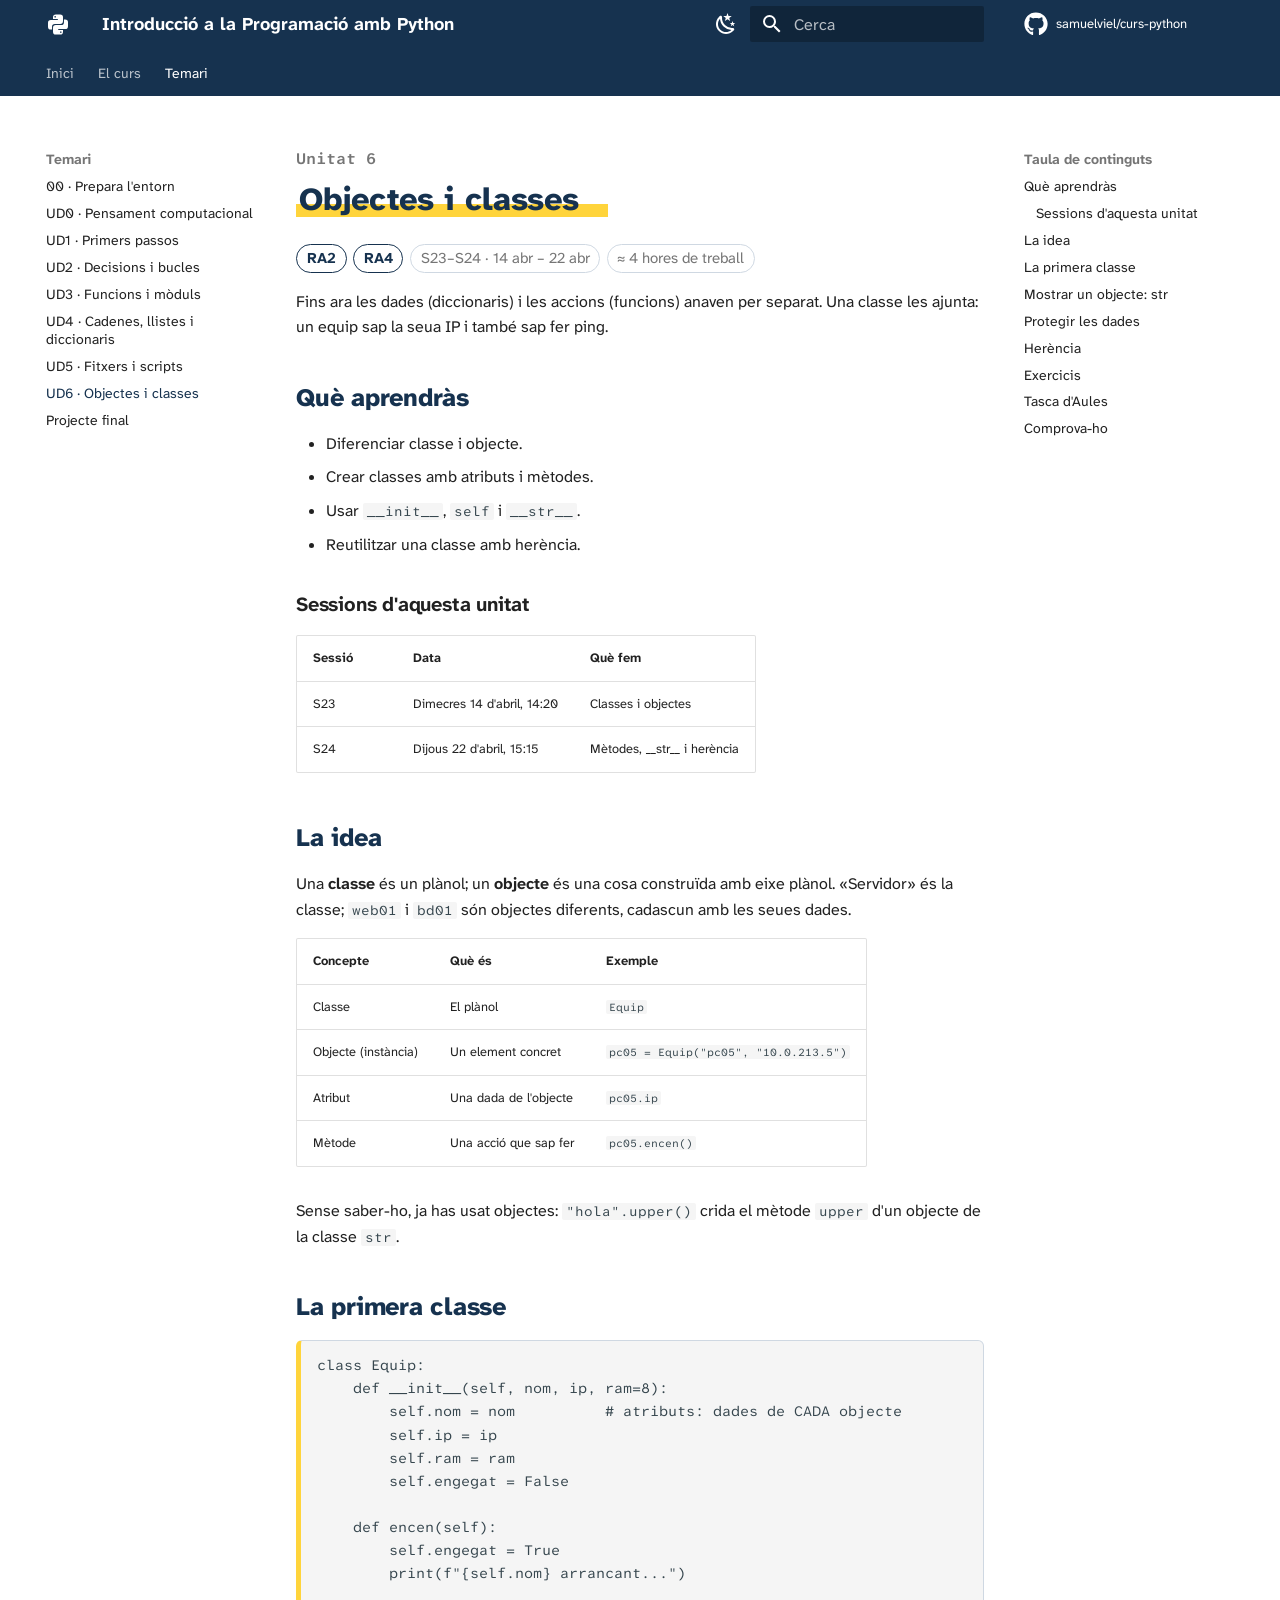
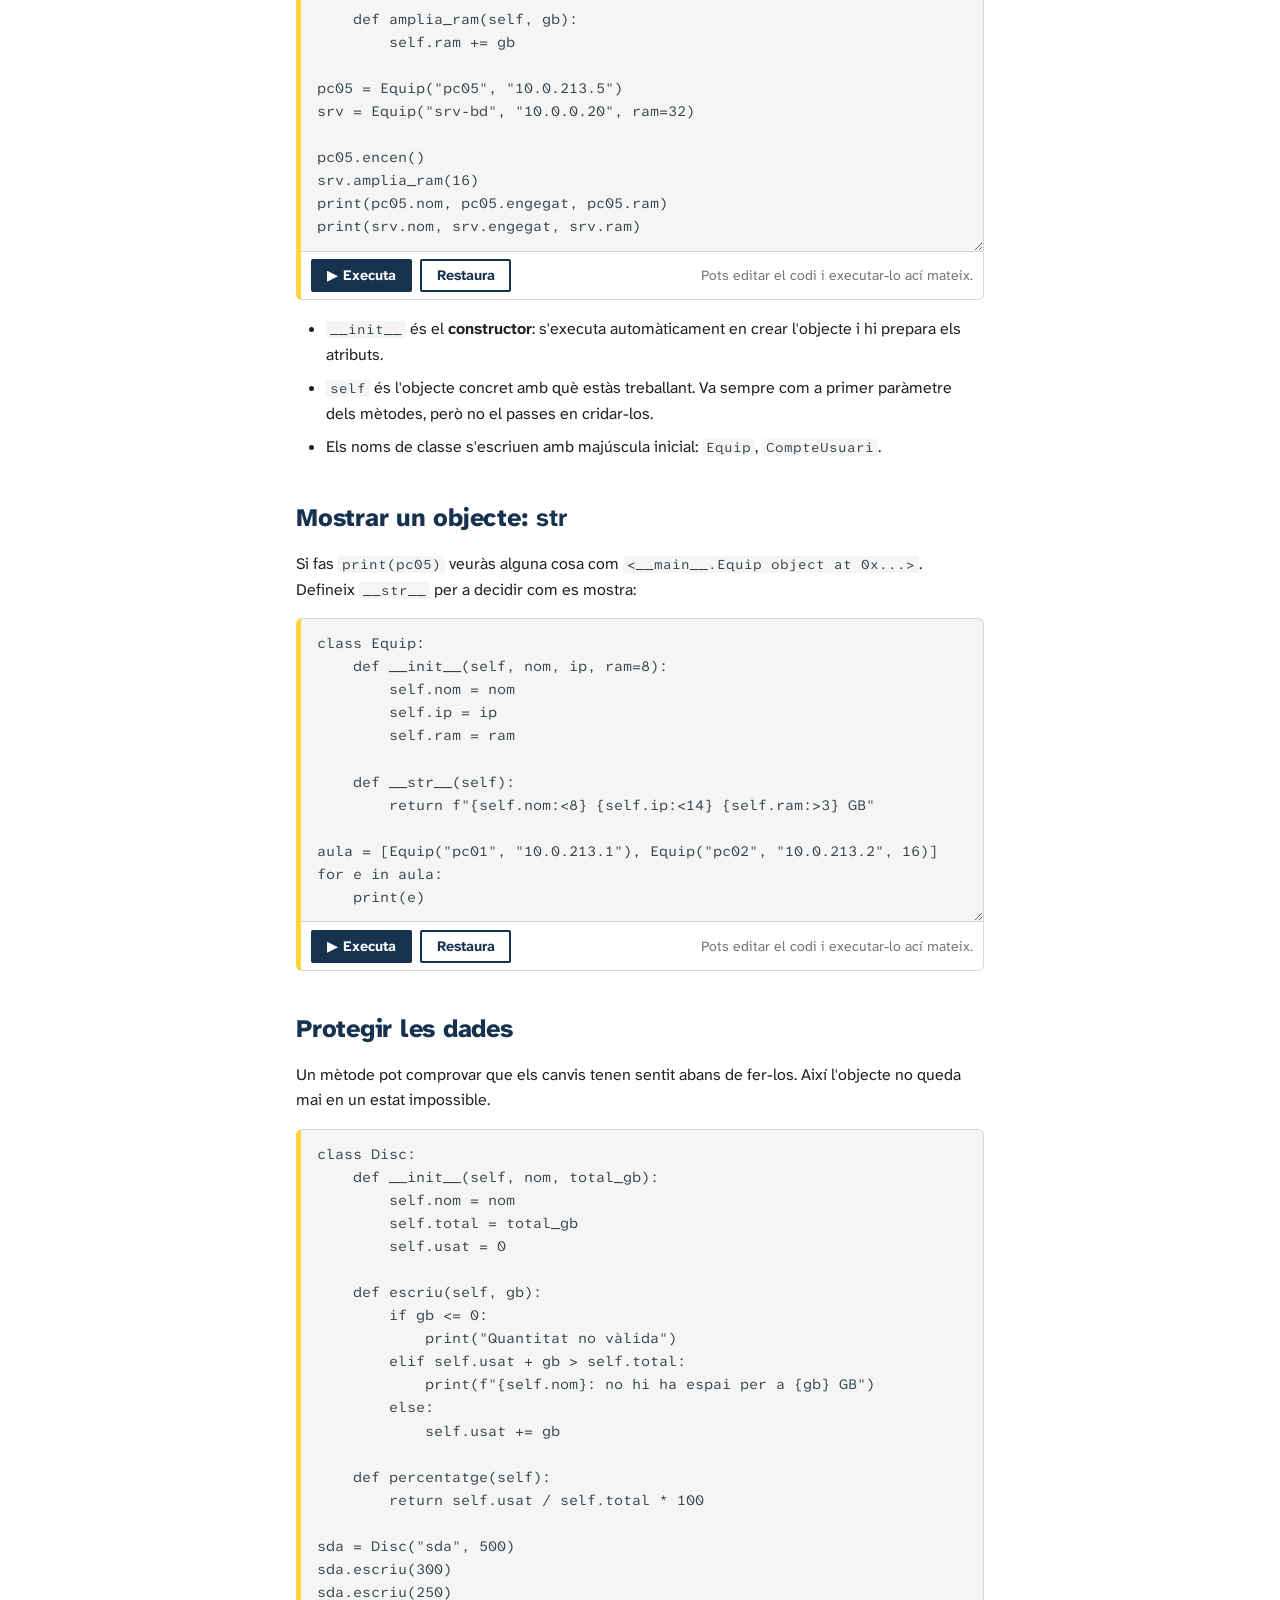
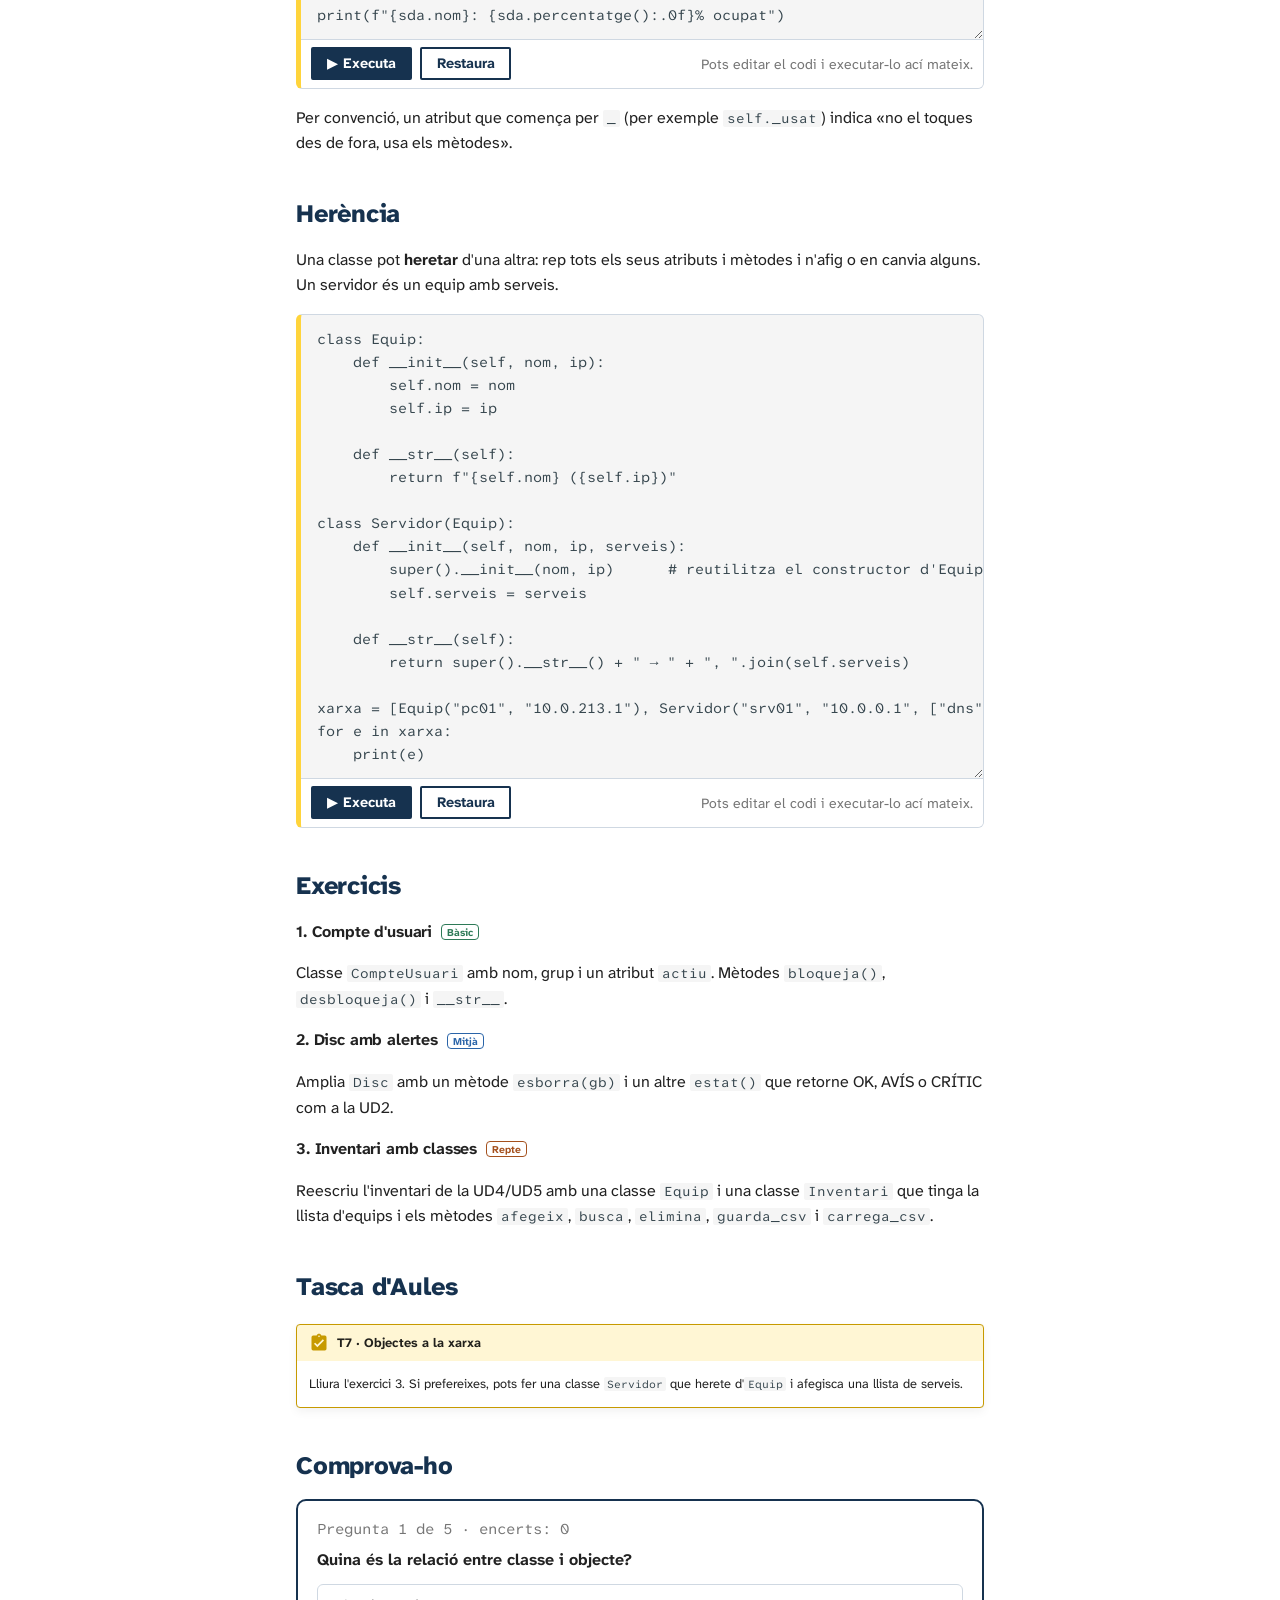
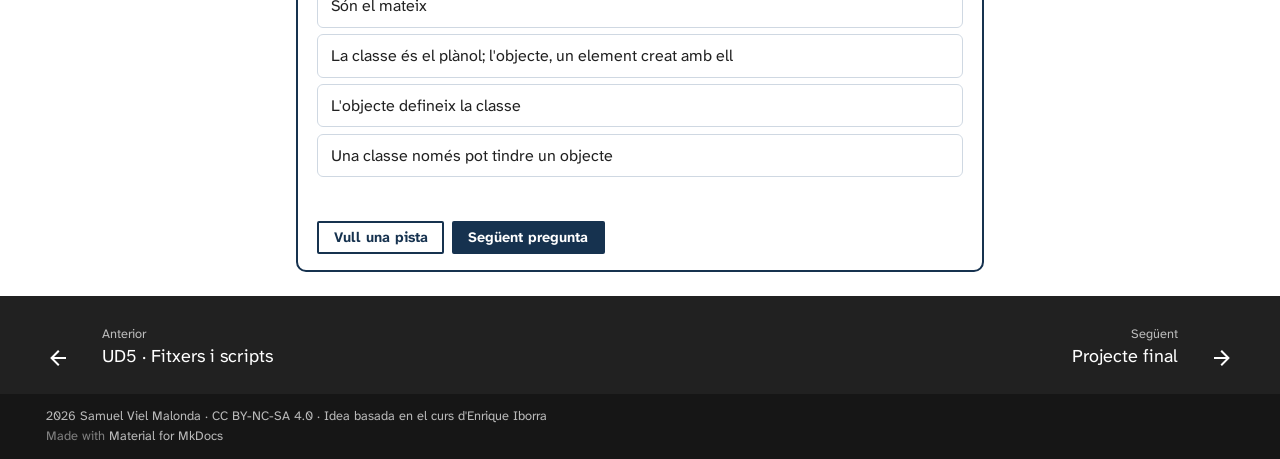
<file: unitats/ud6/index.html>
<!doctype html>
<html lang="ca" class="no-js">
  <head>
    
      <meta charset="utf-8">
      <meta name="viewport" content="width=device-width,initial-scale=1">
      
        <meta name="description" content="Optativa de 2n d'ASIX/DAW semipresencial · IES Maria Enríquez (Gandia) · Curs 2026-2027">
      
      
        <meta name="author" content="Samuel Viel Malonda">
      
      
        <link rel="canonical" href="https://samuelviel.github.io/curs-python/unitats/ud6/">
      
      
        <link rel="prev" href="../ud5/">
      
      
        <link rel="next" href="../projecte/">
      
      
        
      
      
      <link rel="icon" href="../../assets/favicon.svg">
      <meta name="generator" content="mkdocs-1.6.1, mkdocs-material-9.7.7">
    
    
      
        <title>Objectes i classes - Introducció a la Programació amb Python</title>
      
    
    
      <link rel="stylesheet" href="../../assets/stylesheets/main.ec1eaa64.min.css">
      
        
        <link rel="stylesheet" href="../../assets/stylesheets/palette.ab4e12ef.min.css">
      
      


    
    
      
    
    
      
    
    
      <link rel="stylesheet" href="../../assets/css/curs.css">
    
    <script>__md_scope=new URL("../..",location),__md_hash=e=>[...e].reduce(((e,_)=>(e<<5)-e+_.charCodeAt(0)),0),__md_get=(e,_=localStorage,t=__md_scope)=>JSON.parse(_.getItem(t.pathname+"."+e)),__md_set=(e,_,t=localStorage,a=__md_scope)=>{try{t.setItem(a.pathname+"."+e,JSON.stringify(_))}catch(e){}}</script>
    
      

    
    
  </head>
  
  
    
    
      
    
    
    
    
    <body dir="ltr" data-md-color-scheme="default" data-md-color-primary="custom" data-md-color-accent="custom">
  
    
    <input class="md-toggle" data-md-toggle="drawer" type="checkbox" id="__drawer" autocomplete="off">
    <input class="md-toggle" data-md-toggle="search" type="checkbox" id="__search" autocomplete="off">
    <label class="md-overlay" for="__drawer"></label>
    <div data-md-component="skip">
      
        
        <a href="#objectes-i-classes" class="md-skip">
          Salta el contingut
        </a>
      
    </div>
    <div data-md-component="announce">
      
    </div>
    
    
      

<header class="md-header" data-md-component="header">
  <nav class="md-header__inner md-grid" aria-label="Capçalera">
    <a href="../.." title="Introducció a la Programació amb Python" class="md-header__button md-logo" aria-label="Introducció a la Programació amb Python" data-md-component="logo">
      
  
  <svg xmlns="http://www.w3.org/2000/svg" viewBox="0 0 24 24"><path d="M19.14 7.5A2.86 2.86 0 0 1 22 10.36v3.78A2.86 2.86 0 0 1 19.14 17H12c0 .39.32.96.71.96H17v1.68a2.86 2.86 0 0 1-2.86 2.86H9.86A2.86 2.86 0 0 1 7 19.64v-3.75a2.85 2.85 0 0 1 2.86-2.85h5.25a2.85 2.85 0 0 0 2.85-2.86V7.5zm-4.28 11.79c-.4 0-.72.3-.72.89s.32.71.72.71a.71.71 0 0 0 .71-.71c0-.59-.32-.89-.71-.89m-10-1.79A2.86 2.86 0 0 1 2 14.64v-3.78A2.86 2.86 0 0 1 4.86 8H12c0-.39-.32-.96-.71-.96H7V5.36A2.86 2.86 0 0 1 9.86 2.5h4.28A2.86 2.86 0 0 1 17 5.36v3.75a2.85 2.85 0 0 1-2.86 2.85H8.89a2.85 2.85 0 0 0-2.85 2.86v2.68zM9.14 5.71c.4 0 .72-.3.72-.89s-.32-.71-.72-.71c-.39 0-.71.12-.71.71s.32.89.71.89"/></svg>

    </a>
    <label class="md-header__button md-icon" for="__drawer">
      
      <svg xmlns="http://www.w3.org/2000/svg" viewBox="0 0 24 24"><path d="M3 6h18v2H3zm0 5h18v2H3zm0 5h18v2H3z"/></svg>
    </label>
    <div class="md-header__title" data-md-component="header-title">
      <div class="md-header__ellipsis">
        <div class="md-header__topic">
          <span class="md-ellipsis">
            Introducció a la Programació amb Python
          </span>
        </div>
        <div class="md-header__topic" data-md-component="header-topic">
          <span class="md-ellipsis">
            
              Objectes i classes
            
          </span>
        </div>
      </div>
    </div>
    
      
        <form class="md-header__option" data-md-component="palette">
  
    
    
    
    <input class="md-option" data-md-color-media="(prefers-color-scheme: light)" data-md-color-scheme="default" data-md-color-primary="custom" data-md-color-accent="custom"  aria-label="Canvia a mode fosc"  type="radio" name="__palette" id="__palette_0">
    
      <label class="md-header__button md-icon" title="Canvia a mode fosc" for="__palette_1" hidden>
        <svg xmlns="http://www.w3.org/2000/svg" viewBox="0 0 24 24"><path d="m17.75 4.09-2.53 1.94.91 3.06-2.63-1.81-2.63 1.81.91-3.06-2.53-1.94L12.44 4l1.06-3 1.06 3zm3.5 6.91-1.64 1.25.59 1.98-1.7-1.17-1.7 1.17.59-1.98L15.75 11l2.06-.05L18.5 9l.69 1.95zm-2.28 4.95c.83-.08 1.72 1.1 1.19 1.85-.32.45-.66.87-1.08 1.27C15.17 23 8.84 23 4.94 19.07c-3.91-3.9-3.91-10.24 0-14.14.4-.4.82-.76 1.27-1.08.75-.53 1.93.36 1.85 1.19-.27 2.86.69 5.83 2.89 8.02a9.96 9.96 0 0 0 8.02 2.89m-1.64 2.02a12.08 12.08 0 0 1-7.8-3.47c-2.17-2.19-3.33-5-3.49-7.82-2.81 3.14-2.7 7.96.31 10.98 3.02 3.01 7.84 3.12 10.98.31"/></svg>
      </label>
    
  
    
    
    
    <input class="md-option" data-md-color-media="(prefers-color-scheme: dark)" data-md-color-scheme="slate" data-md-color-primary="custom" data-md-color-accent="custom"  aria-label="Canvia a mode clar"  type="radio" name="__palette" id="__palette_1">
    
      <label class="md-header__button md-icon" title="Canvia a mode clar" for="__palette_0" hidden>
        <svg xmlns="http://www.w3.org/2000/svg" viewBox="0 0 24 24"><path d="M12 7a5 5 0 0 1 5 5 5 5 0 0 1-5 5 5 5 0 0 1-5-5 5 5 0 0 1 5-5m0 2a3 3 0 0 0-3 3 3 3 0 0 0 3 3 3 3 0 0 0 3-3 3 3 0 0 0-3-3m0-7 2.39 3.42C13.65 5.15 12.84 5 12 5s-1.65.15-2.39.42zM3.34 7l4.16-.35A7.2 7.2 0 0 0 5.94 8.5c-.44.74-.69 1.5-.83 2.29zm.02 10 1.76-3.77a7.131 7.131 0 0 0 2.38 4.14zM20.65 7l-1.77 3.79a7.02 7.02 0 0 0-2.38-4.15zm-.01 10-4.14.36c.59-.51 1.12-1.14 1.54-1.86.42-.73.69-1.5.83-2.29zM12 22l-2.41-3.44c.74.27 1.55.44 2.41.44.82 0 1.63-.17 2.37-.44z"/></svg>
      </label>
    
  
</form>
      
    
    
      <script>var palette=__md_get("__palette");if(palette&&palette.color){if("(prefers-color-scheme)"===palette.color.media){var media=matchMedia("(prefers-color-scheme: light)"),input=document.querySelector(media.matches?"[data-md-color-media='(prefers-color-scheme: light)']":"[data-md-color-media='(prefers-color-scheme: dark)']");palette.color.media=input.getAttribute("data-md-color-media"),palette.color.scheme=input.getAttribute("data-md-color-scheme"),palette.color.primary=input.getAttribute("data-md-color-primary"),palette.color.accent=input.getAttribute("data-md-color-accent")}for(var[key,value]of Object.entries(palette.color))document.body.setAttribute("data-md-color-"+key,value)}</script>
    
    
    
      
      
        <label class="md-header__button md-icon" for="__search">
          
          <svg xmlns="http://www.w3.org/2000/svg" viewBox="0 0 24 24"><path d="M9.5 3A6.5 6.5 0 0 1 16 9.5c0 1.61-.59 3.09-1.56 4.23l.27.27h.79l5 5-1.5 1.5-5-5v-.79l-.27-.27A6.52 6.52 0 0 1 9.5 16 6.5 6.5 0 0 1 3 9.5 6.5 6.5 0 0 1 9.5 3m0 2C7 5 5 7 5 9.5S7 14 9.5 14 14 12 14 9.5 12 5 9.5 5"/></svg>
        </label>
        <div class="md-search" data-md-component="search" role="dialog">
  <label class="md-search__overlay" for="__search"></label>
  <div class="md-search__inner" role="search">
    <form class="md-search__form" name="search">
      <input type="text" class="md-search__input" name="query" aria-label="Cerca" placeholder="Cerca" autocapitalize="off" autocorrect="off" autocomplete="off" spellcheck="false" data-md-component="search-query" required>
      <label class="md-search__icon md-icon" for="__search">
        
        <svg xmlns="http://www.w3.org/2000/svg" viewBox="0 0 24 24"><path d="M9.5 3A6.5 6.5 0 0 1 16 9.5c0 1.61-.59 3.09-1.56 4.23l.27.27h.79l5 5-1.5 1.5-5-5v-.79l-.27-.27A6.52 6.52 0 0 1 9.5 16 6.5 6.5 0 0 1 3 9.5 6.5 6.5 0 0 1 9.5 3m0 2C7 5 5 7 5 9.5S7 14 9.5 14 14 12 14 9.5 12 5 9.5 5"/></svg>
        
        <svg xmlns="http://www.w3.org/2000/svg" viewBox="0 0 24 24"><path d="M20 11v2H8l5.5 5.5-1.42 1.42L4.16 12l7.92-7.92L13.5 5.5 8 11z"/></svg>
      </label>
      <nav class="md-search__options" aria-label="Cerca">
        
        <button type="reset" class="md-search__icon md-icon" title="Neteja" aria-label="Neteja" tabindex="-1">
          
          <svg xmlns="http://www.w3.org/2000/svg" viewBox="0 0 24 24"><path d="M19 6.41 17.59 5 12 10.59 6.41 5 5 6.41 10.59 12 5 17.59 6.41 19 12 13.41 17.59 19 19 17.59 13.41 12z"/></svg>
        </button>
      </nav>
      
        <div class="md-search__suggest" data-md-component="search-suggest"></div>
      
    </form>
    <div class="md-search__output">
      <div class="md-search__scrollwrap" tabindex="0" data-md-scrollfix>
        <div class="md-search-result" data-md-component="search-result">
          <div class="md-search-result__meta">
            Inicialitzant cerca
          </div>
          <ol class="md-search-result__list" role="presentation"></ol>
        </div>
      </div>
    </div>
  </div>
</div>
      
    
    
      <div class="md-header__source">
        <a href="https://github.com/samuelviel/curs-python" title="Ves al repositori" class="md-source" data-md-component="source">
  <div class="md-source__icon md-icon">
    
    <svg xmlns="http://www.w3.org/2000/svg" viewBox="0 0 512 512"><!--! Font Awesome Free 7.1.0 by @fontawesome - https://fontawesome.com License - https://fontawesome.com/license/free (Icons: CC BY 4.0, Fonts: SIL OFL 1.1, Code: MIT License) Copyright 2025 Fonticons, Inc.--><path d="M173.9 397.4c0 2-2.3 3.6-5.2 3.6-3.3.3-5.6-1.3-5.6-3.6 0-2 2.3-3.6 5.2-3.6 3-.3 5.6 1.3 5.6 3.6m-31.1-4.5c-.7 2 1.3 4.3 4.3 4.9 2.6 1 5.6 0 6.2-2s-1.3-4.3-4.3-5.2c-2.6-.7-5.5.3-6.2 2.3m44.2-1.7c-2.9.7-4.9 2.6-4.6 4.9.3 2 2.9 3.3 5.9 2.6 2.9-.7 4.9-2.6 4.6-4.6-.3-1.9-3-3.2-5.9-2.9M252.8 8C114.1 8 8 113.3 8 252c0 110.9 69.8 205.8 169.5 239.2 12.8 2.3 17.3-5.6 17.3-12.1 0-6.2-.3-40.4-.3-61.4 0 0-70 15-84.7-29.8 0 0-11.4-29.1-27.8-36.6 0 0-22.9-15.7 1.6-15.4 0 0 24.9 2 38.6 25.8 21.9 38.6 58.6 27.5 72.9 20.9 2.3-16 8.8-27.1 16-33.7-55.9-6.2-112.3-14.3-112.3-110.5 0-27.5 7.6-41.3 23.6-58.9-2.6-6.5-11.1-33.3 2.6-67.9 20.9-6.5 69 27 69 27 20-5.6 41.5-8.5 62.8-8.5s42.8 2.9 62.8 8.5c0 0 48.1-33.6 69-27 13.7 34.7 5.2 61.4 2.6 67.9 16 17.7 25.8 31.5 25.8 58.9 0 96.5-58.9 104.2-114.8 110.5 9.2 7.9 17 22.9 17 46.4 0 33.7-.3 75.4-.3 83.6 0 6.5 4.6 14.4 17.3 12.1C436.2 457.8 504 362.9 504 252 504 113.3 391.5 8 252.8 8M105.2 352.9c-1.3 1-1 3.3.7 5.2 1.6 1.6 3.9 2.3 5.2 1 1.3-1 1-3.3-.7-5.2-1.6-1.6-3.9-2.3-5.2-1m-10.8-8.1c-.7 1.3.3 2.9 2.3 3.9 1.6 1 3.6.7 4.3-.7.7-1.3-.3-2.9-2.3-3.9-2-.6-3.6-.3-4.3.7m32.4 35.6c-1.6 1.3-1 4.3 1.3 6.2 2.3 2.3 5.2 2.6 6.5 1 1.3-1.3.7-4.3-1.3-6.2-2.2-2.3-5.2-2.6-6.5-1m-11.4-14.7c-1.6 1-1.6 3.6 0 5.9s4.3 3.3 5.6 2.3c1.6-1.3 1.6-3.9 0-6.2-1.4-2.3-4-3.3-5.6-2"/></svg>
  </div>
  <div class="md-source__repository">
    samuelviel/curs-python
  </div>
</a>
      </div>
    
  </nav>
  
</header>
    
    <div class="md-container" data-md-component="container">
      
      
        
          
            
<nav class="md-tabs" aria-label="Pestanyes" data-md-component="tabs">
  <div class="md-grid">
    <ul class="md-tabs__list">
      
        
  
  
  
  
    <li class="md-tabs__item">
      <a href="../.." class="md-tabs__link">
        
  
  
    
  
  Inici

      </a>
    </li>
  

      
        
  
  
  
  
    
    
      <li class="md-tabs__item">
        <a href="../../guia/" class="md-tabs__link">
          
  
  
    
  
  El curs

        </a>
      </li>
    
  

      
        
  
  
  
    
  
  
    
    
      <li class="md-tabs__item md-tabs__item--active">
        <a href="../entorn/" class="md-tabs__link">
          
  
  
    
  
  Temari

        </a>
      </li>
    
  

      
    </ul>
  </div>
</nav>
          
        
      
      <main class="md-main" data-md-component="main">
        <div class="md-main__inner md-grid">
          
            
              
              <div class="md-sidebar md-sidebar--primary" data-md-component="sidebar" data-md-type="navigation" >
                <div class="md-sidebar__scrollwrap">
                  <div class="md-sidebar__inner">
                    


  


<nav class="md-nav md-nav--primary md-nav--lifted" aria-label="Navegació" data-md-level="0">
  <label class="md-nav__title" for="__drawer">
    <a href="../.." title="Introducció a la Programació amb Python" class="md-nav__button md-logo" aria-label="Introducció a la Programació amb Python" data-md-component="logo">
      
  
  <svg xmlns="http://www.w3.org/2000/svg" viewBox="0 0 24 24"><path d="M19.14 7.5A2.86 2.86 0 0 1 22 10.36v3.78A2.86 2.86 0 0 1 19.14 17H12c0 .39.32.96.71.96H17v1.68a2.86 2.86 0 0 1-2.86 2.86H9.86A2.86 2.86 0 0 1 7 19.64v-3.75a2.85 2.85 0 0 1 2.86-2.85h5.25a2.85 2.85 0 0 0 2.85-2.86V7.5zm-4.28 11.79c-.4 0-.72.3-.72.89s.32.71.72.71a.71.71 0 0 0 .71-.71c0-.59-.32-.89-.71-.89m-10-1.79A2.86 2.86 0 0 1 2 14.64v-3.78A2.86 2.86 0 0 1 4.86 8H12c0-.39-.32-.96-.71-.96H7V5.36A2.86 2.86 0 0 1 9.86 2.5h4.28A2.86 2.86 0 0 1 17 5.36v3.75a2.85 2.85 0 0 1-2.86 2.85H8.89a2.85 2.85 0 0 0-2.85 2.86v2.68zM9.14 5.71c.4 0 .72-.3.72-.89s-.32-.71-.72-.71c-.39 0-.71.12-.71.71s.32.89.71.89"/></svg>

    </a>
    Introducció a la Programació amb Python
  </label>
  
    <div class="md-nav__source">
      <a href="https://github.com/samuelviel/curs-python" title="Ves al repositori" class="md-source" data-md-component="source">
  <div class="md-source__icon md-icon">
    
    <svg xmlns="http://www.w3.org/2000/svg" viewBox="0 0 512 512"><!--! Font Awesome Free 7.1.0 by @fontawesome - https://fontawesome.com License - https://fontawesome.com/license/free (Icons: CC BY 4.0, Fonts: SIL OFL 1.1, Code: MIT License) Copyright 2025 Fonticons, Inc.--><path d="M173.9 397.4c0 2-2.3 3.6-5.2 3.6-3.3.3-5.6-1.3-5.6-3.6 0-2 2.3-3.6 5.2-3.6 3-.3 5.6 1.3 5.6 3.6m-31.1-4.5c-.7 2 1.3 4.3 4.3 4.9 2.6 1 5.6 0 6.2-2s-1.3-4.3-4.3-5.2c-2.6-.7-5.5.3-6.2 2.3m44.2-1.7c-2.9.7-4.9 2.6-4.6 4.9.3 2 2.9 3.3 5.9 2.6 2.9-.7 4.9-2.6 4.6-4.6-.3-1.9-3-3.2-5.9-2.9M252.8 8C114.1 8 8 113.3 8 252c0 110.9 69.8 205.8 169.5 239.2 12.8 2.3 17.3-5.6 17.3-12.1 0-6.2-.3-40.4-.3-61.4 0 0-70 15-84.7-29.8 0 0-11.4-29.1-27.8-36.6 0 0-22.9-15.7 1.6-15.4 0 0 24.9 2 38.6 25.8 21.9 38.6 58.6 27.5 72.9 20.9 2.3-16 8.8-27.1 16-33.7-55.9-6.2-112.3-14.3-112.3-110.5 0-27.5 7.6-41.3 23.6-58.9-2.6-6.5-11.1-33.3 2.6-67.9 20.9-6.5 69 27 69 27 20-5.6 41.5-8.5 62.8-8.5s42.8 2.9 62.8 8.5c0 0 48.1-33.6 69-27 13.7 34.7 5.2 61.4 2.6 67.9 16 17.7 25.8 31.5 25.8 58.9 0 96.5-58.9 104.2-114.8 110.5 9.2 7.9 17 22.9 17 46.4 0 33.7-.3 75.4-.3 83.6 0 6.5 4.6 14.4 17.3 12.1C436.2 457.8 504 362.9 504 252 504 113.3 391.5 8 252.8 8M105.2 352.9c-1.3 1-1 3.3.7 5.2 1.6 1.6 3.9 2.3 5.2 1 1.3-1 1-3.3-.7-5.2-1.6-1.6-3.9-2.3-5.2-1m-10.8-8.1c-.7 1.3.3 2.9 2.3 3.9 1.6 1 3.6.7 4.3-.7.7-1.3-.3-2.9-2.3-3.9-2-.6-3.6-.3-4.3.7m32.4 35.6c-1.6 1.3-1 4.3 1.3 6.2 2.3 2.3 5.2 2.6 6.5 1 1.3-1.3.7-4.3-1.3-6.2-2.2-2.3-5.2-2.6-6.5-1m-11.4-14.7c-1.6 1-1.6 3.6 0 5.9s4.3 3.3 5.6 2.3c1.6-1.3 1.6-3.9 0-6.2-1.4-2.3-4-3.3-5.6-2"/></svg>
  </div>
  <div class="md-source__repository">
    samuelviel/curs-python
  </div>
</a>
    </div>
  
  <ul class="md-nav__list" data-md-scrollfix>
    
      
      
  
  
  
  
    <li class="md-nav__item">
      <a href="../.." class="md-nav__link">
        
  
  
  <span class="md-ellipsis">
    
  
    Inici
  

    
  </span>
  
  

      </a>
    </li>
  

    
      
      
  
  
  
  
    
    
      
        
      
        
      
        
      
    
    
    
      
      
        
      
    
    
    <li class="md-nav__item md-nav__item--nested">
      
        
        
        <input class="md-nav__toggle md-toggle " type="checkbox" id="__nav_2" >
        
          
          <label class="md-nav__link" for="__nav_2" id="__nav_2_label" tabindex="0">
            
  
  
  <span class="md-ellipsis">
    
  
    El curs
  

    
  </span>
  
  

            <span class="md-nav__icon md-icon"></span>
          </label>
        
        <nav class="md-nav" data-md-level="1" aria-labelledby="__nav_2_label" aria-expanded="false">
          <label class="md-nav__title" for="__nav_2">
            <span class="md-nav__icon md-icon"></span>
            
  
    El curs
  

          </label>
          <ul class="md-nav__list" data-md-scrollfix>
            
              
                
  
  
  
  
    <li class="md-nav__item">
      <a href="../../guia/" class="md-nav__link">
        
  
  
  <span class="md-ellipsis">
    
  
    Com funciona
  

    
  </span>
  
  

      </a>
    </li>
  

              
            
              
                
  
  
  
  
    <li class="md-nav__item">
      <a href="../../calendari/" class="md-nav__link">
        
  
  
  <span class="md-ellipsis">
    
  
    Calendari
  

    
  </span>
  
  

      </a>
    </li>
  

              
            
              
                
  
  
  
  
    <li class="md-nav__item">
      <a href="../../recursos/" class="md-nav__link">
        
  
  
  <span class="md-ellipsis">
    
  
    Recursos
  

    
  </span>
  
  

      </a>
    </li>
  

              
            
          </ul>
        </nav>
      
    </li>
  

    
      
      
  
  
    
  
  
  
    
    
      
        
      
        
      
        
      
        
      
        
      
        
      
        
      
        
      
        
      
    
    
    
      
        
        
      
      
        
      
    
    
    <li class="md-nav__item md-nav__item--active md-nav__item--section md-nav__item--nested">
      
        
        
        <input class="md-nav__toggle md-toggle " type="checkbox" id="__nav_3" checked>
        
          
          <label class="md-nav__link" for="__nav_3" id="__nav_3_label" tabindex="">
            
  
  
  <span class="md-ellipsis">
    
  
    Temari
  

    
  </span>
  
  

            <span class="md-nav__icon md-icon"></span>
          </label>
        
        <nav class="md-nav" data-md-level="1" aria-labelledby="__nav_3_label" aria-expanded="true">
          <label class="md-nav__title" for="__nav_3">
            <span class="md-nav__icon md-icon"></span>
            
  
    Temari
  

          </label>
          <ul class="md-nav__list" data-md-scrollfix>
            
              
                
  
  
  
  
    <li class="md-nav__item">
      <a href="../entorn/" class="md-nav__link">
        
  
  
  <span class="md-ellipsis">
    
  
    00 · Prepara l'entorn
  

    
  </span>
  
  

      </a>
    </li>
  

              
            
              
                
  
  
  
  
    <li class="md-nav__item">
      <a href="../ud0/" class="md-nav__link">
        
  
  
  <span class="md-ellipsis">
    
  
    UD0 · Pensament computacional
  

    
  </span>
  
  

      </a>
    </li>
  

              
            
              
                
  
  
  
  
    <li class="md-nav__item">
      <a href="../ud1/" class="md-nav__link">
        
  
  
  <span class="md-ellipsis">
    
  
    UD1 · Primers passos
  

    
  </span>
  
  

      </a>
    </li>
  

              
            
              
                
  
  
  
  
    <li class="md-nav__item">
      <a href="../ud2/" class="md-nav__link">
        
  
  
  <span class="md-ellipsis">
    
  
    UD2 · Decisions i bucles
  

    
  </span>
  
  

      </a>
    </li>
  

              
            
              
                
  
  
  
  
    <li class="md-nav__item">
      <a href="../ud3/" class="md-nav__link">
        
  
  
  <span class="md-ellipsis">
    
  
    UD3 · Funcions i mòduls
  

    
  </span>
  
  

      </a>
    </li>
  

              
            
              
                
  
  
  
  
    <li class="md-nav__item">
      <a href="../ud4/" class="md-nav__link">
        
  
  
  <span class="md-ellipsis">
    
  
    UD4 · Cadenes, llistes i diccionaris
  

    
  </span>
  
  

      </a>
    </li>
  

              
            
              
                
  
  
  
  
    <li class="md-nav__item">
      <a href="../ud5/" class="md-nav__link">
        
  
  
  <span class="md-ellipsis">
    
  
    UD5 · Fitxers i scripts
  

    
  </span>
  
  

      </a>
    </li>
  

              
            
              
                
  
  
    
  
  
  
    <li class="md-nav__item md-nav__item--active">
      
      <input class="md-nav__toggle md-toggle" type="checkbox" id="__toc">
      
      
        
      
      
        <label class="md-nav__link md-nav__link--active" for="__toc">
          
  
  
  <span class="md-ellipsis">
    
  
    UD6 · Objectes i classes
  

    
  </span>
  
  

          <span class="md-nav__icon md-icon"></span>
        </label>
      
      <a href="./" class="md-nav__link md-nav__link--active">
        
  
  
  <span class="md-ellipsis">
    
  
    UD6 · Objectes i classes
  

    
  </span>
  
  

      </a>
      
        

<nav class="md-nav md-nav--secondary" aria-label="Taula de continguts">
  
  
  
    
  
  
    <label class="md-nav__title" for="__toc">
      <span class="md-nav__icon md-icon"></span>
      Taula de continguts
    </label>
    <ul class="md-nav__list" data-md-component="toc" data-md-scrollfix>
      
        <li class="md-nav__item">
  <a href="#que-aprendras" class="md-nav__link">
    <span class="md-ellipsis">
      
        Què aprendràs
      
    </span>
  </a>
  
    <nav class="md-nav" aria-label="Què aprendràs">
      <ul class="md-nav__list">
        
          <li class="md-nav__item">
  <a href="#sessions-daquesta-unitat" class="md-nav__link">
    <span class="md-ellipsis">
      
        Sessions d'aquesta unitat
      
    </span>
  </a>
  
</li>
        
      </ul>
    </nav>
  
</li>
      
        <li class="md-nav__item">
  <a href="#la-idea" class="md-nav__link">
    <span class="md-ellipsis">
      
        La idea
      
    </span>
  </a>
  
</li>
      
        <li class="md-nav__item">
  <a href="#la-primera-classe" class="md-nav__link">
    <span class="md-ellipsis">
      
        La primera classe
      
    </span>
  </a>
  
</li>
      
        <li class="md-nav__item">
  <a href="#mostrar-un-objecte-str" class="md-nav__link">
    <span class="md-ellipsis">
      
        Mostrar un objecte: str
      
    </span>
  </a>
  
</li>
      
        <li class="md-nav__item">
  <a href="#protegir-les-dades" class="md-nav__link">
    <span class="md-ellipsis">
      
        Protegir les dades
      
    </span>
  </a>
  
</li>
      
        <li class="md-nav__item">
  <a href="#herencia" class="md-nav__link">
    <span class="md-ellipsis">
      
        Herència
      
    </span>
  </a>
  
</li>
      
        <li class="md-nav__item">
  <a href="#exercicis" class="md-nav__link">
    <span class="md-ellipsis">
      
        Exercicis
      
    </span>
  </a>
  
</li>
      
        <li class="md-nav__item">
  <a href="#tasca-daules" class="md-nav__link">
    <span class="md-ellipsis">
      
        Tasca d'Aules
      
    </span>
  </a>
  
</li>
      
        <li class="md-nav__item">
  <a href="#comprova-ho" class="md-nav__link">
    <span class="md-ellipsis">
      
        Comprova-ho
      
    </span>
  </a>
  
</li>
      
    </ul>
  
</nav>
      
    </li>
  

              
            
              
                
  
  
  
  
    <li class="md-nav__item">
      <a href="../projecte/" class="md-nav__link">
        
  
  
  <span class="md-ellipsis">
    
  
    Projecte final
  

    
  </span>
  
  

      </a>
    </li>
  

              
            
          </ul>
        </nav>
      
    </li>
  

    
  </ul>
</nav>
                  </div>
                </div>
              </div>
            
            
              
              <div class="md-sidebar md-sidebar--secondary" data-md-component="sidebar" data-md-type="toc" >
                <div class="md-sidebar__scrollwrap">
                  <div class="md-sidebar__inner">
                    

<nav class="md-nav md-nav--secondary" aria-label="Taula de continguts">
  
  
  
    
  
  
    <label class="md-nav__title" for="__toc">
      <span class="md-nav__icon md-icon"></span>
      Taula de continguts
    </label>
    <ul class="md-nav__list" data-md-component="toc" data-md-scrollfix>
      
        <li class="md-nav__item">
  <a href="#que-aprendras" class="md-nav__link">
    <span class="md-ellipsis">
      
        Què aprendràs
      
    </span>
  </a>
  
    <nav class="md-nav" aria-label="Què aprendràs">
      <ul class="md-nav__list">
        
          <li class="md-nav__item">
  <a href="#sessions-daquesta-unitat" class="md-nav__link">
    <span class="md-ellipsis">
      
        Sessions d'aquesta unitat
      
    </span>
  </a>
  
</li>
        
      </ul>
    </nav>
  
</li>
      
        <li class="md-nav__item">
  <a href="#la-idea" class="md-nav__link">
    <span class="md-ellipsis">
      
        La idea
      
    </span>
  </a>
  
</li>
      
        <li class="md-nav__item">
  <a href="#la-primera-classe" class="md-nav__link">
    <span class="md-ellipsis">
      
        La primera classe
      
    </span>
  </a>
  
</li>
      
        <li class="md-nav__item">
  <a href="#mostrar-un-objecte-str" class="md-nav__link">
    <span class="md-ellipsis">
      
        Mostrar un objecte: str
      
    </span>
  </a>
  
</li>
      
        <li class="md-nav__item">
  <a href="#protegir-les-dades" class="md-nav__link">
    <span class="md-ellipsis">
      
        Protegir les dades
      
    </span>
  </a>
  
</li>
      
        <li class="md-nav__item">
  <a href="#herencia" class="md-nav__link">
    <span class="md-ellipsis">
      
        Herència
      
    </span>
  </a>
  
</li>
      
        <li class="md-nav__item">
  <a href="#exercicis" class="md-nav__link">
    <span class="md-ellipsis">
      
        Exercicis
      
    </span>
  </a>
  
</li>
      
        <li class="md-nav__item">
  <a href="#tasca-daules" class="md-nav__link">
    <span class="md-ellipsis">
      
        Tasca d'Aules
      
    </span>
  </a>
  
</li>
      
        <li class="md-nav__item">
  <a href="#comprova-ho" class="md-nav__link">
    <span class="md-ellipsis">
      
        Comprova-ho
      
    </span>
  </a>
  
</li>
      
    </ul>
  
</nav>
                  </div>
                </div>
              </div>
            
          
          
            <div class="md-content" data-md-component="content">
              
              <article class="md-content__inner md-typeset">
                
                  


  
  


<p class="unit-num">Unitat 6</p>

<h1 id="objectes-i-classes">Objectes i classes<a class="headerlink" href="#objectes-i-classes" title="Permanent link">&para;</a></h1>
<p class="unit-meta"><span class="chip ra">RA2</span> <span class="chip ra">RA4</span> <span class="chip" data-unit-chip="ud6"></span> <span class="chip">≈ 4 hores de treball</span></p>

<p>Fins ara les dades (diccionaris) i les accions (funcions) anaven per separat. Una classe les ajunta: un equip sap la seua IP i també sap fer ping.</p>
<h2 id="que-aprendras">Què aprendràs<a class="headerlink" href="#que-aprendras" title="Permanent link">&para;</a></h2>
<ul>
<li>Diferenciar classe i objecte.</li>
<li>Crear classes amb atributs i mètodes.</li>
<li>Usar <code>__init__</code>, <code>self</code> i <code>__str__</code>.</li>
<li>Reutilitzar una classe amb herència.</li>
</ul>
<h3 id="sessions-daquesta-unitat">Sessions d'aquesta unitat<a class="headerlink" href="#sessions-daquesta-unitat" title="Permanent link">&para;</a></h3>
<div class="unit-sessions" data-unit-sessions="ud6" markdown="0"></div>

<h2 id="la-idea">La idea<a class="headerlink" href="#la-idea" title="Permanent link">&para;</a></h2>
<p>Una <strong>classe</strong> és un plànol; un <strong>objecte</strong> és una cosa construïda amb eixe plànol. «Servidor» és la classe; <code>web01</code> i <code>bd01</code> són objectes diferents, cadascun amb les seues dades.</p>
<table>
<thead>
<tr>
<th>Concepte</th>
<th>Què és</th>
<th>Exemple</th>
</tr>
</thead>
<tbody>
<tr>
<td>Classe</td>
<td>El plànol</td>
<td><code>Equip</code></td>
</tr>
<tr>
<td>Objecte (instància)</td>
<td>Un element concret</td>
<td><code>pc05 = Equip("pc05", "10.0.213.5")</code></td>
</tr>
<tr>
<td>Atribut</td>
<td>Una dada de l'objecte</td>
<td><code>pc05.ip</code></td>
</tr>
<tr>
<td>Mètode</td>
<td>Una acció que sap fer</td>
<td><code>pc05.encen()</code></td>
</tr>
</tbody>
</table>
<p>Sense saber-ho, ja has usat objectes: <code>"hola".upper()</code> crida el mètode <code>upper</code> d'un objecte de la classe <code>str</code>.</p>
<h2 id="la-primera-classe">La primera classe<a class="headerlink" href="#la-primera-classe" title="Permanent link">&para;</a></h2>
<pre class="pyrun"><code>class Equip:
    def __init__(self, nom, ip, ram=8):
        self.nom = nom          # atributs: dades de CADA objecte
        self.ip = ip
        self.ram = ram
        self.engegat = False

    def encen(self):
        self.engegat = True
        print(f"{self.nom} arrancant...")

    def amplia_ram(self, gb):
        self.ram += gb

pc05 = Equip("pc05", "10.0.213.5")
srv = Equip("srv-bd", "10.0.0.20", ram=32)

pc05.encen()
srv.amplia_ram(16)
print(pc05.nom, pc05.engegat, pc05.ram)
print(srv.nom, srv.engegat, srv.ram)</code></pre>
<ul>
<li><code>__init__</code> és el <strong>constructor</strong>: s'executa automàticament en crear l'objecte i hi prepara els atributs.</li>
<li><code>self</code> és l'objecte concret amb què estàs treballant. Va sempre com a primer paràmetre dels mètodes, però no el passes en cridar-los.</li>
<li>Els noms de classe s'escriuen amb majúscula inicial: <code>Equip</code>, <code>CompteUsuari</code>.</li>
</ul>
<h2 id="mostrar-un-objecte-str">Mostrar un objecte: <strong>str</strong><a class="headerlink" href="#mostrar-un-objecte-str" title="Permanent link">&para;</a></h2>
<p>Si fas <code>print(pc05)</code> veuràs alguna cosa com <code>&lt;__main__.Equip object at 0x...&gt;</code>. Defineix <code>__str__</code> per a decidir com es mostra:</p>
<pre class="pyrun"><code>class Equip:
    def __init__(self, nom, ip, ram=8):
        self.nom = nom
        self.ip = ip
        self.ram = ram

    def __str__(self):
        return f"{self.nom:&lt;8} {self.ip:&lt;14} {self.ram:&gt;3} GB"

aula = [Equip("pc01", "10.0.213.1"), Equip("pc02", "10.0.213.2", 16)]
for e in aula:
    print(e)</code></pre>
<h2 id="protegir-les-dades">Protegir les dades<a class="headerlink" href="#protegir-les-dades" title="Permanent link">&para;</a></h2>
<p>Un mètode pot comprovar que els canvis tenen sentit abans de fer-los. Així l'objecte no queda mai en un estat impossible.</p>
<pre class="pyrun"><code>class Disc:
    def __init__(self, nom, total_gb):
        self.nom = nom
        self.total = total_gb
        self.usat = 0

    def escriu(self, gb):
        if gb &lt;= 0:
            print("Quantitat no vàlida")
        elif self.usat + gb &gt; self.total:
            print(f"{self.nom}: no hi ha espai per a {gb} GB")
        else:
            self.usat += gb

    def percentatge(self):
        return self.usat / self.total * 100

sda = Disc("sda", 500)
sda.escriu(300)
sda.escriu(250)
print(f"{sda.nom}: {sda.percentatge():.0f}% ocupat")</code></pre>
<p>Per convenció, un atribut que comença per <code>_</code> (per exemple <code>self._usat</code>) indica «no el toques des de fora, usa els mètodes».</p>
<h2 id="herencia">Herència<a class="headerlink" href="#herencia" title="Permanent link">&para;</a></h2>
<p>Una classe pot <strong>heretar</strong> d'una altra: rep tots els seus atributs i mètodes i n'afig o en canvia alguns. Un servidor és un equip amb serveis.</p>
<pre class="pyrun"><code>class Equip:
    def __init__(self, nom, ip):
        self.nom = nom
        self.ip = ip

    def __str__(self):
        return f"{self.nom} ({self.ip})"

class Servidor(Equip):
    def __init__(self, nom, ip, serveis):
        super().__init__(nom, ip)      # reutilitza el constructor d'Equip
        self.serveis = serveis

    def __str__(self):
        return super().__str__() + " → " + ", ".join(self.serveis)

xarxa = [Equip("pc01", "10.0.213.1"), Servidor("srv01", "10.0.0.1", ["dns", "dhcp"])]
for e in xarxa:
    print(e)</code></pre>
<h2 id="exercicis">Exercicis<a class="headerlink" href="#exercicis" title="Permanent link">&para;</a></h2>
<h4 id="1-compte-dusuari-basic">1. Compte d'usuari <span class="nivell n1">Bàsic</span><a class="headerlink" href="#1-compte-dusuari-basic" title="Permanent link">&para;</a></h4>
<p>Classe <code>CompteUsuari</code> amb nom, grup i un atribut <code>actiu</code>. Mètodes <code>bloqueja()</code>, <code>desbloqueja()</code> i <code>__str__</code>.</p>
<h4 id="2-disc-amb-alertes-mitja">2. Disc amb alertes <span class="nivell n2">Mitjà</span><a class="headerlink" href="#2-disc-amb-alertes-mitja" title="Permanent link">&para;</a></h4>
<p>Amplia <code>Disc</code> amb un mètode <code>esborra(gb)</code> i un altre <code>estat()</code> que retorne OK, AVÍS o CRÍTIC com a la UD2.</p>
<h4 id="3-inventari-amb-classes-repte">3. Inventari amb classes <span class="nivell n3">Repte</span><a class="headerlink" href="#3-inventari-amb-classes-repte" title="Permanent link">&para;</a></h4>
<p>Reescriu l'inventari de la UD4/UD5 amb una classe <code>Equip</code> i una classe <code>Inventari</code> que tinga la llista d'equips i els mètodes <code>afegeix</code>, <code>busca</code>, <code>elimina</code>, <code>guarda_csv</code> i <code>carrega_csv</code>.</p>
<h2 id="tasca-daules">Tasca d'Aules<a class="headerlink" href="#tasca-daules" title="Permanent link">&para;</a></h2>
<div class="admonition tasca">
<p class="admonition-title">T7 · Objectes a la xarxa</p>
<p>Lliura l'exercici 3. Si prefereixes, pots fer una classe <code>Servidor</code> que herete d'<code>Equip</code> i afegisca una llista de serveis.</p>
</div>
<h2 id="comprova-ho">Comprova-ho<a class="headerlink" href="#comprova-ho" title="Permanent link">&para;</a></h2>
<div class="quiz">[
 {
  "p": "Quina és la relació entre classe i objecte?",
  "o": [
   "Són el mateix",
   "La classe és el plànol; l'objecte, un element creat amb ell",
   "L'objecte defineix la classe",
   "Una classe només pot tindre un objecte"
  ],
  "c": 1,
  "e": "D'una classe pots crear tants objectes com vulgues."
 },
 {
  "p": "Quan s'executa __init__?",
  "o": [
   "En importar el mòdul",
   "En crear un objecte",
   "En fer print",
   "Mai automàticament"
  ],
  "c": 1,
  "e": "És el constructor."
 },
 {
  "p": "Què representa self?",
  "o": [
   "La classe",
   "El mòdul",
   "L'objecte concret sobre el qual s'executa el mètode",
   "Una variable global"
  ],
  "c": 2,
  "e": "self és l'objecte actual."
 },
 {
  "p": "Per a què serveix __str__?",
  "o": [
   "Per a convertir a número",
   "Per a decidir com es mostra l'objecte amb print",
   "Per a esborrar l'objecte",
   "Per a comparar objectes"
  ],
  "c": 1,
  "e": "print(objecte) usa __str__."
 },
 {
  "p": "class Servidor(Equip): vol dir que…",
  "o": [
   "Servidor és un atribut d'Equip",
   "Servidor hereta d'Equip",
   "Equip hereta de Servidor",
   "Són classes independents"
  ],
  "c": 1,
  "pista": "La classe entre parèntesis és la classe pare.",
  "e": "Servidor rep tot el que té Equip."
 }
]</div>







  
  






                
              </article>
            </div>
          
          
<script>var target=document.getElementById(location.hash.slice(1));target&&target.name&&(target.checked=target.name.startsWith("__tabbed_"))</script>
        </div>
        
          <button type="button" class="md-top md-icon" data-md-component="top" hidden>
  
  <svg xmlns="http://www.w3.org/2000/svg" viewBox="0 0 24 24"><path d="M13 20h-2V8l-5.5 5.5-1.42-1.42L12 4.16l7.92 7.92-1.42 1.42L13 8z"/></svg>
  Torna a l'inici
</button>
        
      </main>
      
        <footer class="md-footer">
  
    
      
      <nav class="md-footer__inner md-grid" aria-label="Peu de pàgina" >
        
          
          <a href="../ud5/" class="md-footer__link md-footer__link--prev" aria-label="Anterior: UD5 · Fitxers i scripts">
            <div class="md-footer__button md-icon">
              
              <svg xmlns="http://www.w3.org/2000/svg" viewBox="0 0 24 24"><path d="M20 11v2H8l5.5 5.5-1.42 1.42L4.16 12l7.92-7.92L13.5 5.5 8 11z"/></svg>
            </div>
            <div class="md-footer__title">
              <span class="md-footer__direction">
                Anterior
              </span>
              <div class="md-ellipsis">
                UD5 · Fitxers i scripts
              </div>
            </div>
          </a>
        
        
          
          <a href="../projecte/" class="md-footer__link md-footer__link--next" aria-label="Següent: Projecte final">
            <div class="md-footer__title">
              <span class="md-footer__direction">
                Següent
              </span>
              <div class="md-ellipsis">
                Projecte final
              </div>
            </div>
            <div class="md-footer__button md-icon">
              
              <svg xmlns="http://www.w3.org/2000/svg" viewBox="0 0 24 24"><path d="M4 11v2h12l-5.5 5.5 1.42 1.42L19.84 12l-7.92-7.92L10.5 5.5 16 11z"/></svg>
            </div>
          </a>
        
      </nav>
    
  
  <div class="md-footer-meta md-typeset">
    <div class="md-footer-meta__inner md-grid">
      <div class="md-copyright">
  
    <div class="md-copyright__highlight">
      2026 Samuel Viel Malonda · <a href="https://creativecommons.org/licenses/by-nc-sa/4.0/deed.ca">CC BY-NC-SA 4.0</a> · Idea basada en el curs d'<a href="https://enriqueiborra.github.io/python/index.html">Enrique Iborra</a>
    </div>
  
  
    Made with
    <a href="https://squidfunk.github.io/mkdocs-material/" target="_blank" rel="noopener">
      Material for MkDocs
    </a>
  
</div>
      
    </div>
  </div>
</footer>
      
    </div>
    <div class="md-dialog" data-md-component="dialog">
      <div class="md-dialog__inner md-typeset"></div>
    </div>
    
    
    
      
      
      <script id="__config" type="application/json">{"annotate": null, "base": "../..", "features": ["navigation.tabs", "navigation.sections", "navigation.top", "navigation.footer", "navigation.indexes", "toc.follow", "search.highlight", "search.suggest", "content.code.copy"], "search": "../../assets/javascripts/workers/search.2c215733.min.js", "tags": null, "translations": {"clipboard.copied": "Copiat al porta-retalls", "clipboard.copy": "C\u00f2pia al porta-retalls", "search.result.more.one": "1 m\u00e9s en aquesta p\u00e0gina", "search.result.more.other": "# m\u00e9s en aquesta p\u00e0gina", "search.result.none": "Cap document coincideix", "search.result.one": "1 document coincident", "search.result.other": "# documents coincidents", "search.result.placeholder": "Escriu per a comen\u00e7ar a cercar", "search.result.term.missing": "Desaparegut", "select.version": "Selecciona la versi\u00f3"}, "version": null}</script>
    
    
      <script src="../../assets/javascripts/bundle.d7400e89.min.js"></script>
      
        <script src="../../assets/js/curs.js"></script>
      
        <script src="../../assets/js/curs-app.js"></script>
      
    
  </body>
</html>
</file>
<file: assets/css/curs.css>
/* =========================================================
   Estils propis sobre Material for MkDocs
   Tinta blava + groc de Python com a retolador
   ========================================================= */
@import url("https://fonts.googleapis.com/css2?family=Atkinson+Hyperlegible+Mono:wght@400;600&family=Atkinson+Hyperlegible+Next:wght@400;700;800&display=swap");

:root {
  --md-text-font: "Atkinson Hyperlegible Next", "Segoe UI", system-ui, sans-serif;
  --md-code-font: "Atkinson Hyperlegible Mono", ui-monospace, Consolas, monospace;
  --curs-ink: #16324f;
  --curs-marker: #ffd43b;
  --curs-marker-soft: #fff3c2;
  --curs-marker-line: #ffd43b;
  --curs-ok: #2d7a57;
  --curs-ok-soft: #e3f3ea;
  --curs-warn: #a4501d;
  --curs-warn-soft: #fbeadf;
  --curs-line: #cfd8e2;
  --curs-card: #ffffff;
  --sem-g: #856a00;
  --sem-r: #b3261e;
}
[data-md-color-scheme="slate"] {
  --curs-ink: #e4ecf5;
  --curs-marker: #e8c23a;
  --curs-marker-soft: #3a3418;
  --curs-marker-line: rgba(232, 194, 58, .38);
  --curs-ok: #7fd1a6;
  --curs-ok-soft: #173327;
  --curs-warn: #f0a57a;
  --curs-warn-soft: #3a2519;
  --curs-line: #2f4258;
  --curs-card: #1b2a3c;
  --sem-g: #e8c23a;
  --sem-r: #ff8a80;
  --md-default-bg-color: #0f1b2a;
}

[data-md-color-primary="custom"] {
  --md-primary-fg-color: #16324f;
  --md-primary-fg-color--light: #2a4a6e;
  --md-primary-fg-color--dark: #0f2238;
  --md-primary-bg-color: #ffffff;
}
[data-md-color-accent="custom"] {
  --md-accent-fg-color: #2a64a8;
  --md-accent-fg-color--transparent: rgba(42, 100, 168, .1);
}
[data-md-color-scheme="slate"][data-md-color-accent="custom"] {
  --md-accent-fg-color: #8fbdf2;
}
[data-md-color-scheme="slate"] .md-typeset a { color: #8fbdf2; }

/* Títols amb retolador */
.md-typeset h1 {
  font-weight: 800;
  color: var(--curs-ink);
  display: inline;
  background-image: linear-gradient(transparent 60%, var(--curs-marker-line) 60%, var(--curs-marker-line) 92%, transparent 92%);
  box-decoration-break: clone; -webkit-box-decoration-break: clone;
  padding: 0 .1em;
  line-height: 1.35;
}
.md-typeset h1 + * { margin-top: 1.2em; }
.md-typeset h2 { font-weight: 800; color: var(--curs-ink); }
.md-typeset h3 { font-weight: 700; }
.md-typeset .unit-num { font-family: var(--md-code-font); font-weight: 600; color: var(--md-default-fg-color--light); margin: 0 0 .4em; }
.md-typeset .unit-meta { margin-top: 1.4em; display: flex; flex-wrap: wrap; gap: .4em; }
.md-typeset .small-note { font-size: .8em; color: var(--md-default-fg-color--light); }
.chip {
  display: inline-flex; align-items: center; font-size: .75rem; padding: .1em .65em; border-radius: 999px;
  border: 1.5px solid var(--curs-line); color: var(--md-default-fg-color--light);
}
.chip.ra { border-color: var(--curs-ink); color: var(--curs-ink); font-weight: 700; }
.chip:empty { display: none; }

.nivell { font-size: .65em; font-weight: 700; padding: .05em .5em; border-radius: 4px; border: 1.5px solid currentColor; vertical-align: middle; margin-left: .4em; }
.nivell.n1 { color: var(--curs-ok); }
.nivell.n2 { color: var(--md-accent-fg-color); }
.nivell.n3 { color: var(--curs-warn); }
.sem-v { color: var(--curs-ok); } .sem-g { color: var(--sem-g); } .sem-r { color: var(--sem-r); }

/* Admonicions pròpies: tasca d'Aules i "A ASIX" */
:root {
  --md-admonition-icon--tasca: url('data:image/svg+xml;charset=utf-8,<svg xmlns="http://www.w3.org/2000/svg" viewBox="0 0 24 24"><path d="M19 3h-4.18C14.4 1.84 13.3 1 12 1s-2.4.84-2.82 2H5a2 2 0 0 0-2 2v14a2 2 0 0 0 2 2h14a2 2 0 0 0 2-2V5a2 2 0 0 0-2-2m-7 0a1 1 0 0 1 1 1 1 1 0 0 1-1 1 1 1 0 0 1-1-1 1 1 0 0 1 1-1m-2 14-4-4 1.41-1.41L10 14.17l6.59-6.59L18 9z"/></svg>');
  --md-admonition-icon--asix: url('data:image/svg+xml;charset=utf-8,<svg xmlns="http://www.w3.org/2000/svg" viewBox="0 0 24 24"><path d="M4 1h16a1 1 0 0 1 1 1v4a1 1 0 0 1-1 1H4a1 1 0 0 1-1-1V2a1 1 0 0 1 1-1m0 8h16a1 1 0 0 1 1 1v4a1 1 0 0 1-1 1H4a1 1 0 0 1-1-1v-4a1 1 0 0 1 1-1m0 8h16a1 1 0 0 1 1 1v4a1 1 0 0 1-1 1H4a1 1 0 0 1-1-1v-4a1 1 0 0 1 1-1M9 5h1V3H9zm0 8h1v-2H9zm0 8h1v-2H9zM5 3v2h2V3zm0 8v2h2v-2zm0 8v2h2v-2z"/></svg>');
}
.md-typeset .admonition.tasca, .md-typeset details.tasca { border-color: #c79a00; }
.md-typeset .tasca > .admonition-title, .md-typeset .tasca > summary { background-color: rgba(255, 212, 59, .22); }
.md-typeset .tasca > .admonition-title::before, .md-typeset .tasca > summary::before {
  background-color: #c79a00; -webkit-mask-image: var(--md-admonition-icon--tasca); mask-image: var(--md-admonition-icon--tasca);
}
.md-typeset .admonition.asix, .md-typeset details.asix { border-color: #2a64a8; }
.md-typeset .asix > .admonition-title, .md-typeset .asix > summary { background-color: rgba(42, 100, 168, .1); }
.md-typeset .asix > .admonition-title::before, .md-typeset .asix > summary::before {
  background-color: #2a64a8; -webkit-mask-image: var(--md-admonition-icon--asix); mask-image: var(--md-admonition-icon--asix);
}

/* ---------- portada ---------- */
.md-typeset .hero { display: grid; grid-template-columns: minmax(0, 1.3fr) minmax(0, 1fr); gap: 2rem; align-items: start; margin-bottom: 1rem; }
@media (max-width: 900px) { .md-typeset .hero { grid-template-columns: minmax(0, 1fr); } .md-typeset .hero .ticket { order: -1; } }
.md-typeset .hero .prompt { font-family: var(--md-code-font); color: var(--md-default-fg-color--light); margin: 0 0 .6em; }
.md-typeset .hero-title { font-size: 2.4rem; margin-top: 0; }

.ticket { background: var(--curs-card); border: 2px solid var(--curs-ink); border-radius: 12px; overflow: hidden; margin-top: .5rem; }
.ticket:empty { display: none; }
.ticket-top { padding: 1rem 1.2rem .9rem; }
.ticket-label { font-weight: 700; color: var(--md-default-fg-color--light); font-size: .8rem; }
.ticket-date { font-size: 1.9rem; font-weight: 800; line-height: 1.1; margin-top: .25rem; color: var(--curs-ink); }
.ticket-time { font-family: var(--md-code-font); font-size: .8rem; margin-top: .35rem; }
.ticket-cut { border-top: 2px dashed var(--curs-ink); }
.ticket-bottom { padding: .9rem 1.2rem 1rem; background: var(--curs-marker-soft); font-size: .8rem; }
.ticket-bottom p { margin: .35em 0 0; }
.ticket-topic { font-weight: 800; font-size: .95rem; }
.ticket-next { color: var(--md-default-fg-color--light); border-top: 1px solid var(--curs-line); padding-top: .45em; margin-top: .6em !important; }

/* ---------- calendari ---------- */
.cal-list { list-style: none !important; margin: .5em 0 1.5em !important; padding: 0 !important; border-left: 3px solid var(--curs-ink); }
.md-typeset .cal-list > li {
  display: grid; grid-template-columns: 3.2rem 13rem minmax(0, 1fr); gap: .8rem; align-items: baseline;
  margin: 0 !important; padding: .55rem .6rem .55rem 1rem; position: relative; border-bottom: 1px solid var(--curs-line);
}
.md-typeset .cal-list > li::before {
  content: ""; position: absolute; left: -8px; top: .95rem; width: 13px; height: 13px; border-radius: 50%;
  background: var(--md-default-bg-color); border: 3px solid var(--curs-ink);
}
@media (max-width: 700px) {
  .md-typeset .cal-list > li { grid-template-columns: 3rem minmax(0, 1fr); }
  .md-typeset .cal-list > li .cal-topic { grid-column: 2; }
}
.cal-n { font-family: var(--md-code-font); font-weight: 600; }
.cal-date { font-weight: 700; }
.cal-date small, .cal-topic small { display: block; font-weight: 400; color: var(--md-default-fg-color--light); font-size: .75em; }
.cal-topic small { display: inline-block; margin-left: .4em; font-family: var(--md-code-font); }
.cal-topic small.cal-note { display: block; margin-left: 0; font-family: var(--md-text-font); }
.md-typeset .cal-list > li.cal-past { opacity: .55; }
.md-typeset .cal-list > li.cal-now { background: linear-gradient(90deg, var(--curs-marker-soft), transparent 85%); }
.md-typeset .cal-list > li.cal-now::before { background: var(--curs-marker); }
.md-typeset .cal-list > li.cal-off { color: var(--curs-warn); font-style: italic; }
.md-typeset .cal-list > li.cal-off::before { border-color: var(--curs-line); }
.md-typeset .cal-list > li.cal-off .cal-date { text-decoration: line-through; font-weight: 400; }

/* ---------- executor de Python ---------- */
.runner { border: 1px solid var(--curs-line); border-left: 5px solid var(--curs-marker); border-radius: 6px; margin: 1em 0; overflow: hidden; background: var(--md-code-bg-color); }
.runner-code {
  display: block; width: 100%; border: 0; margin: 0; resize: vertical; padding: .9em 1.1em;
  font-family: var(--md-code-font); font-size: .72rem; line-height: 1.6; tab-size: 4; white-space: pre; overflow-x: auto;
  background: transparent; color: var(--md-code-fg-color);
}
.runner-code:focus { outline: none; box-shadow: inset 0 0 0 2px var(--curs-marker); }
.md-typeset .runner-bar { display: flex; gap: .5em; align-items: center; flex-wrap: wrap; padding: .45em .6em; border-top: 1px solid var(--curs-line); background: var(--md-default-bg-color); }
.md-typeset .runner-bar .md-button { font-size: .72rem; padding: .35em 1em; margin: 0; }
.runner-status { margin-left: auto; font-size: .7rem; color: var(--md-default-fg-color--light); }
.md-typeset pre.runner-out {
  margin: 0; padding: .8em 1.1em; background: #10202f; color: #e4ecf5; white-space: pre-wrap;
  font-family: var(--md-code-font); font-size: .78rem; line-height: 1.5; border-top: 1px dashed var(--curs-line);
}
.md-typeset pre.runner-out:empty { display: none; }
.runner-out .err { color: #ffb4a0; }
/* Mentre el JavaScript no ha convertit el bloc, que es veja com a codi normal */
.md-typeset pre.pyrun { background: var(--md-code-bg-color); padding: .9em 1.1em; border-left: 5px solid var(--curs-marker); font-size: .8rem; }

/* ---------- qüestionari ---------- */
.md-typeset div.quiz { border: 2px solid var(--curs-ink); border-radius: 10px; padding: 1em 1.2em; margin: 1em 0; white-space: normal; }
.md-typeset .quiz-count { font-family: var(--md-code-font); color: var(--md-default-fg-color--light); font-size: .75rem; }
.md-typeset .quiz-q { font-weight: 700; margin: .4em 0 0; }
.md-typeset .quiz-opts { display: grid; gap: .4em; margin-top: .7em; }
.md-typeset .quiz-opts button {
  text-align: left; font: inherit; padding: .5em .8em; border-radius: 6px; cursor: pointer;
  border: 1.5px solid var(--curs-line); background: var(--curs-card); color: var(--md-default-fg-color);
}
.md-typeset .quiz-opts button:hover:not(:disabled) { border-color: var(--curs-ink); }
.md-typeset .quiz-opts button.right { border-color: var(--curs-ok); background: var(--curs-ok-soft); font-weight: 700; }
.md-typeset .quiz-opts button.wrong { border-color: var(--curs-warn); background: var(--curs-warn-soft); }
.md-typeset .quiz-fb { margin-top: .7em; min-height: 1.4em; }
.md-typeset .quiz-nav { display: flex; gap: .5em; flex-wrap: wrap; margin-top: .6em; }
.md-typeset .quiz-nav .md-button { font-size: .72rem; padding: .35em 1em; margin: 0; }

/* Diagrames */
.md-typeset .flow-img { background: #fff; border: 1px solid var(--curs-line); border-radius: 6px; padding: .75rem; overflow-x: auto; }

@media print {
  .runner-bar, .quiz, .md-header, .md-sidebar, .md-footer { display: none !important; }
}

/* Targetes de la portada en dues columnes */
@media (min-width: 45em) { .md-typeset .grid.cards.two { grid-template-columns: repeat(2, minmax(0, 1fr)); } }
@media (max-width: 600px) { .md-typeset .hero-title { font-size: 1.7rem; } }

/* ---------- exàmens ---------- */
.md-typeset .exam-table table { margin: .8em 0; }
.md-typeset .exam-table td small { color: var(--md-default-fg-color--light); }
.md-typeset .exam-table .cal-past { opacity: .5; text-decoration: line-through; }
.md-typeset .cal-list > li.cal-exam { background: linear-gradient(90deg, var(--curs-warn-soft), transparent 85%); }
.md-typeset .cal-list > li.cal-exam::before { border-radius: 3px; border-color: var(--curs-warn); background: var(--curs-warn-soft); }
.md-typeset .cal-list > li.cal-exam .cal-n { color: var(--curs-warn); font-weight: 700; }
.md-typeset .cal-list > li.cal-repas::before { background: var(--curs-marker); border-color: var(--curs-ink); }
.ticket-top.ticket-exam .ticket-label { color: var(--curs-warn); font-weight: 800; }

/* ---------- logotips dins del text ---------- */
.md-typeset img.logo {
  background: #ffffff;
  border: 1px solid var(--curs-line);
  border-radius: 12px;
  padding: 10px;
  box-sizing: border-box;
  clear: both;
}
@media (max-width: 600px) { .md-typeset img.logo { width: 80px !important; } }
</file>
<file: assets/stylesheets/main.ec1eaa64.min.css>
@charset "UTF-8";html{-webkit-text-size-adjust:none;-moz-text-size-adjust:none;text-size-adjust:none;box-sizing:border-box}*,:after,:before{box-sizing:inherit}@media (prefers-reduced-motion){*,:after,:before{transition:none!important}}body{margin:0}a,button,input,label{-webkit-tap-highlight-color:transparent}a{color:inherit;text-decoration:none}hr{border:0;box-sizing:initial;display:block;height:.05rem;overflow:visible;padding:0}small{font-size:80%}sub,sup{line-height:1em}img{border-style:none}table{border-collapse:initial;border-spacing:0}td,th{font-weight:400;vertical-align:top}button{background:#0000;border:0;font-family:inherit;font-size:inherit;margin:0;padding:0}input{border:0;outline:none}:root{--md-primary-fg-color:#4051b5;--md-primary-fg-color--light:#5d6cc0;--md-primary-fg-color--dark:#303fa1;--md-primary-bg-color:#fff;--md-primary-bg-color--light:#ffffffb3;--md-accent-fg-color:#526cfe;--md-accent-fg-color--transparent:#526cfe1a;--md-accent-bg-color:#fff;--md-accent-bg-color--light:#ffffffb3}[data-md-color-scheme=default]{color-scheme:light}[data-md-color-scheme=default] img[src$="#gh-dark-mode-only"],[data-md-color-scheme=default] img[src$="#only-dark"]{display:none}:root,[data-md-color-scheme=default]{--md-hue:225deg;--md-default-fg-color:#000000de;--md-default-fg-color--light:#0000008a;--md-default-fg-color--lighter:#00000052;--md-default-fg-color--lightest:#00000012;--md-default-bg-color:#fff;--md-default-bg-color--light:#ffffffb3;--md-default-bg-color--lighter:#ffffff4d;--md-default-bg-color--lightest:#ffffff1f;--md-code-fg-color:#36464e;--md-code-bg-color:#f5f5f5;--md-code-bg-color--light:#f5f5f5b3;--md-code-bg-color--lighter:#f5f5f54d;--md-code-hl-color:#4287ff;--md-code-hl-color--light:#4287ff1a;--md-code-hl-number-color:#d52a2a;--md-code-hl-special-color:#db1457;--md-code-hl-function-color:#a846b9;--md-code-hl-constant-color:#6e59d9;--md-code-hl-keyword-color:#3f6ec6;--md-code-hl-string-color:#1c7d4d;--md-code-hl-name-color:var(--md-code-fg-color);--md-code-hl-operator-color:var(--md-default-fg-color--light);--md-code-hl-punctuation-color:var(--md-default-fg-color--light);--md-code-hl-comment-color:var(--md-default-fg-color--light);--md-code-hl-generic-color:var(--md-default-fg-color--light);--md-code-hl-variable-color:var(--md-default-fg-color--light);--md-typeset-color:var(--md-default-fg-color);--md-typeset-a-color:var(--md-primary-fg-color);--md-typeset-del-color:#f5503d26;--md-typeset-ins-color:#0bd57026;--md-typeset-kbd-color:#fafafa;--md-typeset-kbd-accent-color:#fff;--md-typeset-kbd-border-color:#b8b8b8;--md-typeset-mark-color:#ffff0080;--md-typeset-table-color:#0000001f;--md-typeset-table-color--light:rgba(0,0,0,.035);--md-admonition-fg-color:var(--md-default-fg-color);--md-admonition-bg-color:var(--md-default-bg-color);--md-warning-fg-color:#000000de;--md-warning-bg-color:#ff9;--md-footer-fg-color:#fff;--md-footer-fg-color--light:#ffffffb3;--md-footer-fg-color--lighter:#ffffff73;--md-footer-bg-color:#000000de;--md-footer-bg-color--dark:#00000052;--md-shadow-z1:0 0.2rem 0.5rem #0000000d,0 0 0.05rem #0000001a;--md-shadow-z2:0 0.2rem 0.5rem #0000001a,0 0 0.05rem #00000040;--md-shadow-z3:0 0.2rem 0.5rem #0003,0 0 0.05rem #00000059}.md-icon svg{fill:currentcolor;display:block;height:1.2rem;width:1.2rem}body{-webkit-font-smoothing:antialiased;-moz-osx-font-smoothing:grayscale;--md-text-font-family:var(--md-text-font,_),-apple-system,BlinkMacSystemFont,Helvetica,Arial,sans-serif;--md-code-font-family:var(--md-code-font,_),SFMono-Regular,Consolas,Menlo,monospace}aside,body,input{font-feature-settings:"kern","liga";color:var(--md-typeset-color);font-family:var(--md-text-font-family)}code,kbd,pre{font-feature-settings:"kern";font-family:var(--md-code-font-family)}:root{--md-typeset-table-sort-icon:url('data:image/svg+xml;charset=utf-8,<svg xmlns="http://www.w3.org/2000/svg" viewBox="0 0 24 24"><path d="m18 21-4-4h3V7h-3l4-4 4 4h-3v10h3M2 19v-2h10v2M2 13v-2h7v2M2 7V5h4v2z"/></svg>');--md-typeset-table-sort-icon--asc:url('data:image/svg+xml;charset=utf-8,<svg xmlns="http://www.w3.org/2000/svg" viewBox="0 0 24 24"><path d="M19 17h3l-4 4-4-4h3V3h2M2 17h10v2H2M6 5v2H2V5m0 6h7v2H2z"/></svg>');--md-typeset-table-sort-icon--desc:url('data:image/svg+xml;charset=utf-8,<svg xmlns="http://www.w3.org/2000/svg" viewBox="0 0 24 24"><path d="M19 7h3l-4-4-4 4h3v14h2M2 17h10v2H2M6 5v2H2V5m0 6h7v2H2z"/></svg>')}.md-typeset{-webkit-print-color-adjust:exact;color-adjust:exact;font-size:.8rem;line-height:1.6;overflow-wrap:break-word}@media print{.md-typeset{font-size:.68rem}}.md-typeset blockquote,.md-typeset dl,.md-typeset figure,.md-typeset ol,.md-typeset pre,.md-typeset ul{margin-bottom:1em;margin-top:1em}.md-typeset h1{color:var(--md-default-fg-color--light);font-size:2em;line-height:1.3;margin:0 0 1.25em}.md-typeset h1,.md-typeset h2{font-weight:300;letter-spacing:-.01em}.md-typeset h2{font-size:1.5625em;line-height:1.4;margin:1.6em 0 .64em}.md-typeset h3{font-size:1.25em;font-weight:400;letter-spacing:-.01em;line-height:1.5;margin:1.6em 0 .8em}.md-typeset h2+h3{margin-top:.8em}.md-typeset h4{font-weight:700;letter-spacing:-.01em;margin:1em 0}.md-typeset h5,.md-typeset h6{color:var(--md-default-fg-color--light);font-size:.8em;font-weight:700;letter-spacing:-.01em;margin:1.25em 0}.md-typeset h5{text-transform:uppercase}.md-typeset h5 code{text-transform:none}.md-typeset hr{border-bottom:.05rem solid var(--md-default-fg-color--lightest);display:flow-root;margin:1.5em 0}.md-typeset a{color:var(--md-typeset-a-color);word-break:break-word}.md-typeset a,.md-typeset a:before{transition:color 125ms}.md-typeset a:focus,.md-typeset a:hover{color:var(--md-accent-fg-color)}.md-typeset a:focus code,.md-typeset a:hover code{background-color:var(--md-accent-fg-color--transparent);color:var(--md-accent-fg-color)}.md-typeset a code{color:var(--md-typeset-a-color)}.md-typeset a.focus-visible{outline-color:var(--md-accent-fg-color);outline-offset:.2rem}.md-typeset code,.md-typeset kbd,.md-typeset pre{color:var(--md-code-fg-color);direction:ltr;font-variant-ligatures:none;transition:background-color 125ms}@media print{.md-typeset code,.md-typeset kbd,.md-typeset pre{white-space:pre-wrap}}.md-typeset code{background-color:var(--md-code-bg-color);border-radius:.1rem;-webkit-box-decoration-break:clone;box-decoration-break:clone;font-size:.85em;padding:0 .2941176471em;transition:color 125ms,background-color 125ms;word-break:break-word}.md-typeset code:not(.focus-visible){-webkit-tap-highlight-color:transparent;outline:none}.md-typeset pre{display:flow-root;line-height:1.4;position:relative}.md-typeset pre>code{-webkit-box-decoration-break:slice;box-decoration-break:slice;box-shadow:none;display:block;margin:0;outline-color:var(--md-accent-fg-color);overflow:auto;padding:.7720588235em 1.1764705882em;scrollbar-color:var(--md-default-fg-color--lighter) #0000;scrollbar-width:thin;touch-action:auto;word-break:normal}.md-typeset pre>code:hover{scrollbar-color:var(--md-accent-fg-color) #0000}.md-typeset pre>code::-webkit-scrollbar{height:.2rem;width:.2rem}.md-typeset pre>code::-webkit-scrollbar-thumb{background-color:var(--md-default-fg-color--lighter)}.md-typeset pre>code::-webkit-scrollbar-thumb:hover{background-color:var(--md-accent-fg-color)}.md-typeset kbd{background-color:var(--md-typeset-kbd-color);border-radius:.1rem;box-shadow:0 .1rem 0 .05rem var(--md-typeset-kbd-border-color),0 .1rem 0 var(--md-typeset-kbd-border-color),0 -.1rem .2rem var(--md-typeset-kbd-accent-color) inset;color:var(--md-default-fg-color);display:inline-block;font-size:.75em;padding:0 .6666666667em;vertical-align:text-top;word-break:break-word}.md-typeset mark{background-color:var(--md-typeset-mark-color);-webkit-box-decoration-break:clone;box-decoration-break:clone;color:inherit;word-break:break-word}.md-typeset abbr{cursor:help;text-decoration:none}.md-typeset [data-preview],.md-typeset abbr{border-bottom:.05rem dotted var(--md-default-fg-color--light)}.md-typeset small{opacity:.75}[dir=ltr] .md-typeset sub,[dir=ltr] .md-typeset sup{margin-left:.078125em}[dir=rtl] .md-typeset sub,[dir=rtl] .md-typeset sup{margin-right:.078125em}[dir=ltr] .md-typeset blockquote{padding-left:.6rem}[dir=rtl] .md-typeset blockquote{padding-right:.6rem}[dir=ltr] .md-typeset blockquote{border-left:.2rem solid var(--md-default-fg-color--lighter)}[dir=rtl] .md-typeset blockquote{border-right:.2rem solid var(--md-default-fg-color--lighter)}.md-typeset blockquote{color:var(--md-default-fg-color--light);margin-left:0;margin-right:0}.md-typeset ul{list-style-type:disc}.md-typeset ul[type]{list-style-type:revert-layer}[dir=ltr] .md-typeset ol,[dir=ltr] .md-typeset ul{margin-left:.625em}[dir=rtl] .md-typeset ol,[dir=rtl] .md-typeset ul{margin-right:.625em}.md-typeset ol,.md-typeset ul{padding:0}.md-typeset ol:not([hidden]),.md-typeset ul:not([hidden]){display:flow-root}.md-typeset ol ol,.md-typeset ul ol{list-style-type:lower-alpha}.md-typeset ol ol ol,.md-typeset ul ol ol{list-style-type:lower-roman}.md-typeset ol ol ol ol,.md-typeset ul ol ol ol{list-style-type:upper-alpha}.md-typeset ol ol ol ol ol,.md-typeset ul ol ol ol ol{list-style-type:upper-roman}.md-typeset ol[type],.md-typeset ul[type]{list-style-type:revert-layer}[dir=ltr] .md-typeset ol li,[dir=ltr] .md-typeset ul li{margin-left:1.25em}[dir=rtl] .md-typeset ol li,[dir=rtl] .md-typeset ul li{margin-right:1.25em}.md-typeset ol li,.md-typeset ul li{margin-bottom:.5em}.md-typeset ol li blockquote,.md-typeset ol li p,.md-typeset ul li blockquote,.md-typeset ul li p{margin:.5em 0}.md-typeset ol li:last-child,.md-typeset ul li:last-child{margin-bottom:0}[dir=ltr] .md-typeset ol li ol,[dir=ltr] .md-typeset ol li ul,[dir=ltr] .md-typeset ul li ol,[dir=ltr] .md-typeset ul li ul{margin-left:.625em}[dir=rtl] .md-typeset ol li ol,[dir=rtl] .md-typeset ol li ul,[dir=rtl] .md-typeset ul li ol,[dir=rtl] .md-typeset ul li ul{margin-right:.625em}.md-typeset ol li ol,.md-typeset ol li ul,.md-typeset ul li ol,.md-typeset ul li ul{margin-bottom:.5em;margin-top:.5em}[dir=ltr] .md-typeset dd{margin-left:1.875em}[dir=rtl] .md-typeset dd{margin-right:1.875em}.md-typeset dd{margin-bottom:1.5em;margin-top:1em}.md-typeset img,.md-typeset svg,.md-typeset video{height:auto;max-width:100%}.md-typeset img[align=left]{margin:1em 1em 1em 0}.md-typeset img[align=right]{margin:1em 0 1em 1em}.md-typeset img[align]:only-child{margin-top:0}.md-typeset figure{display:flow-root;margin:1em auto;max-width:100%;text-align:center;width:fit-content}.md-typeset figure img{display:block;margin:0 auto}.md-typeset figcaption{font-style:italic;margin:1em auto;max-width:24rem}.md-typeset iframe{max-width:100%}.md-typeset table:not([class]){background-color:var(--md-default-bg-color);border:.05rem solid var(--md-typeset-table-color);border-radius:.1rem;display:inline-block;font-size:.64rem;max-width:100%;overflow:auto;touch-action:auto}@media print{.md-typeset table:not([class]){display:table}}.md-typeset table:not([class])+*{margin-top:1.5em}.md-typeset table:not([class]) td>:first-child,.md-typeset table:not([class]) th>:first-child{margin-top:0}.md-typeset table:not([class]) td>:last-child,.md-typeset table:not([class]) th>:last-child{margin-bottom:0}.md-typeset table:not([class]) td:not([align]),.md-typeset table:not([class]) th:not([align]){text-align:left}[dir=rtl] .md-typeset table:not([class]) td:not([align]),[dir=rtl] .md-typeset table:not([class]) th:not([align]){text-align:right}.md-typeset table:not([class]) th{font-weight:700;min-width:5rem;padding:.9375em 1.25em;vertical-align:top}.md-typeset table:not([class]) td{border-top:.05rem solid var(--md-typeset-table-color);padding:.9375em 1.25em;vertical-align:top}.md-typeset table:not([class]) tbody tr{transition:background-color 125ms}.md-typeset table:not([class]) tbody tr:hover{background-color:var(--md-typeset-table-color--light);box-shadow:0 .05rem 0 var(--md-default-bg-color) inset}.md-typeset table:not([class]) a{word-break:normal}.md-typeset table th[role=columnheader]{cursor:pointer}[dir=ltr] .md-typeset table th[role=columnheader]:after{margin-left:.5em}[dir=rtl] .md-typeset table th[role=columnheader]:after{margin-right:.5em}.md-typeset table th[role=columnheader]:after{content:"";display:inline-block;height:1.2em;-webkit-mask-image:var(--md-typeset-table-sort-icon);mask-image:var(--md-typeset-table-sort-icon);-webkit-mask-repeat:no-repeat;mask-repeat:no-repeat;-webkit-mask-size:contain;mask-size:contain;transition:background-color 125ms;vertical-align:text-bottom;width:1.2em}.md-typeset table th[role=columnheader]:hover:after{background-color:var(--md-default-fg-color--lighter)}.md-typeset table th[role=columnheader][aria-sort=ascending]:after{background-color:var(--md-default-fg-color--light);-webkit-mask-image:var(--md-typeset-table-sort-icon--asc);mask-image:var(--md-typeset-table-sort-icon--asc)}.md-typeset table th[role=columnheader][aria-sort=descending]:after{background-color:var(--md-default-fg-color--light);-webkit-mask-image:var(--md-typeset-table-sort-icon--desc);mask-image:var(--md-typeset-table-sort-icon--desc)}.md-typeset__scrollwrap{margin:1em -.8rem;overflow-x:auto;touch-action:auto}.md-typeset__table{display:inline-block;margin-bottom:.5em;padding:0 .8rem}@media print{.md-typeset__table{display:block}}html .md-typeset__table table{display:table;margin:0;overflow:hidden;width:100%}@media screen and (max-width:44.984375em){.md-content__inner>pre{margin:1em -.8rem}.md-content__inner>pre code{border-radius:0}}.md-typeset .md-author{border-radius:100%;display:block;flex-shrink:0;height:1.6rem;overflow:hidden;position:relative;transition:color 125ms,transform 125ms;width:1.6rem}.md-typeset .md-author img{display:block}.md-typeset .md-author--more{background:var(--md-default-fg-color--lightest);color:var(--md-default-fg-color--lighter);font-size:.6rem;font-weight:700;line-height:1.6rem;text-align:center}.md-typeset .md-author--long{height:2.4rem;width:2.4rem}.md-typeset a.md-author{transform:scale(1)}.md-typeset a.md-author img{border-radius:100%;filter:grayscale(100%) opacity(75%);transition:filter 125ms}.md-typeset a.md-author:focus,.md-typeset a.md-author:hover{transform:scale(1.1);z-index:1}.md-typeset a.md-author:focus img,.md-typeset a.md-author:hover img{filter:grayscale(0)}.md-banner{background-color:var(--md-footer-bg-color);color:var(--md-footer-fg-color);overflow:auto}@media print{.md-banner{display:none}}.md-banner--warning{background-color:var(--md-warning-bg-color);color:var(--md-warning-fg-color)}.md-banner__inner{font-size:.7rem;margin:.6rem auto;padding:0 .8rem}[dir=ltr] .md-banner__button{float:right}[dir=rtl] .md-banner__button{float:left}.md-banner__button{color:inherit;cursor:pointer;transition:opacity .25s}.no-js .md-banner__button{display:none}.md-banner__button:hover{opacity:.7}html{font-size:125%;height:100%;overflow-x:hidden}@media screen and (min-width:100em){html{font-size:137.5%}}@media screen and (min-width:125em){html{font-size:150%}}body{background-color:var(--md-default-bg-color);display:flex;flex-direction:column;font-size:.5rem;min-height:100%;position:relative;width:100%}@media print{body{display:block}}@media screen and (max-width:59.984375em){body[data-md-scrolllock]{position:fixed}}.md-grid{margin-left:auto;margin-right:auto;max-width:61rem}.md-container{display:flex;flex-direction:column;flex-grow:1}@media print{.md-container{display:block}}.md-main{flex-grow:1}.md-main__inner{display:flex;height:100%;margin-top:1.5rem}.md-ellipsis{overflow:hidden;text-overflow:ellipsis}.md-toggle{display:none}.md-option{height:0;opacity:0;position:absolute;width:0}.md-option:checked+label:not([hidden]){display:block}.md-option.focus-visible+label{outline-color:var(--md-accent-fg-color);outline-style:auto}.md-skip{background-color:var(--md-default-fg-color);border-radius:.1rem;color:var(--md-default-bg-color);font-size:.64rem;margin:.5rem;opacity:0;outline-color:var(--md-accent-fg-color);padding:.3rem .5rem;position:fixed;transform:translateY(.4rem);z-index:-1}.md-skip:focus{opacity:1;transform:translateY(0);transition:transform .25s cubic-bezier(.4,0,.2,1),opacity 175ms 75ms;z-index:10}@page{margin:25mm}:root{--md-clipboard-icon:url('data:image/svg+xml;charset=utf-8,<svg xmlns="http://www.w3.org/2000/svg" viewBox="0 0 24 24"><path d="M19 21H8V7h11m0-2H8a2 2 0 0 0-2 2v14a2 2 0 0 0 2 2h11a2 2 0 0 0 2-2V7a2 2 0 0 0-2-2m-3-4H4a2 2 0 0 0-2 2v14h2V3h12z"/></svg>')}.md-clipboard{border-radius:.1rem;color:var(--md-default-fg-color--lightest);cursor:pointer;height:1.5em;outline-color:var(--md-accent-fg-color);outline-offset:.1rem;transition:color .25s;width:1.5em;z-index:1}@media print{.md-clipboard{display:none}}.md-clipboard:not(.focus-visible){-webkit-tap-highlight-color:transparent;outline:none}:hover>.md-clipboard{color:var(--md-default-fg-color--light)}.md-clipboard:focus,.md-clipboard:hover{color:var(--md-accent-fg-color)}.md-clipboard:after{background-color:currentcolor;content:"";display:block;height:1.125em;margin:0 auto;-webkit-mask-image:var(--md-clipboard-icon);mask-image:var(--md-clipboard-icon);-webkit-mask-position:center;mask-position:center;-webkit-mask-repeat:no-repeat;mask-repeat:no-repeat;-webkit-mask-size:contain;mask-size:contain;width:1.125em}.md-clipboard--inline{cursor:pointer}.md-clipboard--inline code{transition:color .25s,background-color .25s}.md-clipboard--inline:focus code,.md-clipboard--inline:hover code{background-color:var(--md-accent-fg-color--transparent);color:var(--md-accent-fg-color)}:root{--md-code-select-icon:url('data:image/svg+xml;charset=utf-8,<svg xmlns="http://www.w3.org/2000/svg" viewBox="0 0 24 24"><path d="M19 19h-4v2h4c1.1 0 2-.9 2-2v-4h-2m0-12h-4v2h4v4h2V5c0-1.1-.9-2-2-2M5 5h4V3H5c-1.1 0-2 .9-2 2v4h2m0 6H3v4c0 1.1.9 2 2 2h4v-2H5zm2-4h2v2H7zm4 0h2v2h-2zm4 0h2v2h-2zM7 7h2v2H7zm4 0h2v2h-2zm4 0h2v2h-2zm-8 8h2v2H7zm4 0h2v2h-2zm4 0h2v2h-2z"/></svg>');--md-code-copy-icon:url('data:image/svg+xml;charset=utf-8,<svg xmlns="http://www.w3.org/2000/svg" viewBox="0 0 24 24"><path d="M19 21H8V7h11m0-2H8a2 2 0 0 0-2 2v14a2 2 0 0 0 2 2h11a2 2 0 0 0 2-2V7a2 2 0 0 0-2-2m-3-4H4a2 2 0 0 0-2 2v14h2V3h12z"/></svg>')}.md-typeset .md-code__content{display:grid}.md-code__nav{background-color:var(--md-code-bg-color--lighter);border-radius:.1rem;display:flex;gap:.2rem;padding:.2rem;position:absolute;right:.25em;top:.25em;transition:background-color .25s;z-index:1}:hover>.md-code__nav{background-color:var(--md-code-bg-color--light)}.md-code__button{color:var(--md-default-fg-color--lightest);cursor:pointer;display:block;height:1.5em;outline-color:var(--md-accent-fg-color);outline-offset:.1rem;transition:color .25s;width:1.5em}:hover>*>.md-code__button{color:var(--md-default-fg-color--light)}.md-code__button.focus-visible,.md-code__button:hover{color:var(--md-accent-fg-color)}.md-code__button--active{color:var(--md-default-fg-color)!important}.md-code__button:after{background-color:currentcolor;content:"";display:block;height:1.125em;margin:0 auto;-webkit-mask-position:center;mask-position:center;-webkit-mask-repeat:no-repeat;mask-repeat:no-repeat;-webkit-mask-size:contain;mask-size:contain;width:1.125em}.md-code__button[data-md-type=select]:after{-webkit-mask-image:var(--md-code-select-icon);mask-image:var(--md-code-select-icon)}.md-code__button[data-md-type=copy]:after{-webkit-mask-image:var(--md-code-copy-icon);mask-image:var(--md-code-copy-icon)}@keyframes consent{0%{opacity:0;transform:translateY(100%)}to{opacity:1;transform:translateY(0)}}@keyframes overlay{0%{opacity:0}to{opacity:1}}.md-consent__overlay{animation:overlay .25s both;-webkit-backdrop-filter:blur(.1rem);backdrop-filter:blur(.1rem);background-color:#0000008a;height:100%;opacity:1;position:fixed;top:0;width:100%;z-index:5}.md-consent__inner{animation:consent .5s cubic-bezier(.1,.7,.1,1) both;background-color:var(--md-default-bg-color);border:0;border-radius:.1rem;bottom:0;box-shadow:0 0 .2rem #0000001a,0 .2rem .4rem #0003;max-height:100%;overflow:auto;padding:0;position:fixed;width:100%;z-index:5}.md-consent__form{padding:.8rem}.md-consent__settings{display:none;margin:1em 0}input:checked+.md-consent__settings{display:block}.md-consent__controls{margin-bottom:.8rem}.md-typeset .md-consent__controls .md-button{display:inline}@media screen and (max-width:44.984375em){.md-typeset .md-consent__controls .md-button{display:block;margin-top:.4rem;text-align:center;width:100%}}.md-consent label{cursor:pointer}.md-content{flex-grow:1;min-width:0}.md-content__inner{margin:0 .8rem 1.2rem;padding-top:.6rem}@media screen and (min-width:76.25em){[dir=ltr] .md-sidebar--primary:not([hidden])~.md-content>.md-content__inner{margin-left:1.2rem}[dir=ltr] .md-sidebar--secondary:not([hidden])~.md-content>.md-content__inner,[dir=rtl] .md-sidebar--primary:not([hidden])~.md-content>.md-content__inner{margin-right:1.2rem}[dir=rtl] .md-sidebar--secondary:not([hidden])~.md-content>.md-content__inner{margin-left:1.2rem}}.md-content__inner:before{content:"";display:block;height:.4rem}.md-content__inner>:last-child{margin-bottom:0}[dir=ltr] .md-content__button{float:right}[dir=rtl] .md-content__button{float:left}[dir=ltr] .md-content__button{margin-left:.4rem}[dir=rtl] .md-content__button{margin-right:.4rem}.md-content__button{margin:.4rem 0;padding:0}@media print{.md-content__button{display:none}}.md-typeset .md-content__button{color:var(--md-default-fg-color--lighter)}.md-content__button svg{display:inline;vertical-align:top}[dir=rtl] .md-content__button svg{transform:scaleX(-1)}[dir=ltr] .md-dialog{right:.8rem}[dir=rtl] .md-dialog{left:.8rem}.md-dialog{background-color:var(--md-default-fg-color);border-radius:.1rem;bottom:.8rem;box-shadow:var(--md-shadow-z3);min-width:11.1rem;opacity:0;padding:.4rem .6rem;pointer-events:none;position:fixed;transform:translateY(100%);transition:transform 0ms .4s,opacity .4s;z-index:4}@media print{.md-dialog{display:none}}.md-dialog--active{opacity:1;pointer-events:auto;transform:translateY(0);transition:transform .4s cubic-bezier(.075,.85,.175,1),opacity .4s}.md-dialog__inner{color:var(--md-default-bg-color);font-size:.7rem}.md-feedback{margin:2em 0 1em;text-align:center}.md-feedback fieldset{border:none;margin:0;padding:0}.md-feedback__title{font-weight:700;margin:1em auto}.md-feedback__inner{position:relative}.md-feedback__list{display:flex;flex-wrap:wrap;place-content:baseline center;position:relative}.md-feedback__list:hover .md-icon:not(:disabled){color:var(--md-default-fg-color--lighter)}:disabled .md-feedback__list{min-height:1.8rem}.md-feedback__icon{color:var(--md-default-fg-color--light);cursor:pointer;flex-shrink:0;margin:0 .1rem;transition:color 125ms}.md-feedback__icon:not(:disabled).md-icon:hover{color:var(--md-accent-fg-color)}.md-feedback__icon:disabled{color:var(--md-default-fg-color--lightest);pointer-events:none}.md-feedback__note{opacity:0;position:relative;transform:translateY(.4rem);transition:transform .4s cubic-bezier(.1,.7,.1,1),opacity .15s}.md-feedback__note>*{margin:0 auto;max-width:16rem}:disabled .md-feedback__note{opacity:1;transform:translateY(0)}@media print{.md-feedback{display:none}}.md-footer{background-color:var(--md-footer-bg-color);color:var(--md-footer-fg-color)}@media print{.md-footer{display:none}}.md-footer__inner{justify-content:space-between;overflow:auto;padding:.2rem}.md-footer__inner:not([hidden]){display:flex}.md-footer__link{align-items:end;display:flex;flex-grow:0.01;margin-bottom:.4rem;margin-top:1rem;max-width:100%;outline-color:var(--md-accent-fg-color);overflow:hidden;transition:opacity .25s}.md-footer__link:focus,.md-footer__link:hover{opacity:.7}[dir=rtl] .md-footer__link svg{transform:scaleX(-1)}@media screen and (max-width:44.984375em){.md-footer__link--prev{flex-shrink:0}.md-footer__link--prev .md-footer__title{display:none}}[dir=ltr] .md-footer__link--next{margin-left:auto}[dir=rtl] .md-footer__link--next{margin-right:auto}.md-footer__link--next{text-align:right}[dir=rtl] .md-footer__link--next{text-align:left}.md-footer__title{flex-grow:1;font-size:.9rem;margin-bottom:.7rem;max-width:calc(100% - 2.4rem);padding:0 1rem;white-space:nowrap}.md-footer__button{margin:.2rem;padding:.4rem}.md-footer__direction{font-size:.64rem;opacity:.7}.md-footer-meta{background-color:var(--md-footer-bg-color--dark)}.md-footer-meta__inner{display:flex;flex-wrap:wrap;justify-content:space-between;padding:.2rem}html .md-footer-meta.md-typeset a{color:var(--md-footer-fg-color--light)}html .md-footer-meta.md-typeset a:focus,html .md-footer-meta.md-typeset a:hover{color:var(--md-footer-fg-color)}.md-copyright{color:var(--md-footer-fg-color--lighter);font-size:.64rem;margin:auto .6rem;padding:.4rem 0;width:100%}@media screen and (min-width:45em){.md-copyright{width:auto}}.md-copyright__highlight{color:var(--md-footer-fg-color--light)}.md-social{display:inline-flex;gap:.2rem;margin:0 .4rem;padding:.2rem 0 .6rem}@media screen and (min-width:45em){.md-social{padding:.6rem 0}}.md-social__link{display:inline-block;height:1.6rem;text-align:center;width:1.6rem}.md-social__link:before{line-height:1.9}.md-social__link svg{fill:currentcolor;max-height:.8rem;vertical-align:-25%}.md-typeset .md-button{border:.1rem solid;border-radius:.1rem;color:var(--md-primary-fg-color);cursor:pointer;display:inline-block;font-weight:700;padding:.625em 2em;transition:color 125ms,background-color 125ms,border-color 125ms}.md-typeset .md-button--primary{background-color:var(--md-primary-fg-color);border-color:var(--md-primary-fg-color);color:var(--md-primary-bg-color)}.md-typeset .md-button:focus,.md-typeset .md-button:hover{background-color:var(--md-accent-fg-color);border-color:var(--md-accent-fg-color);color:var(--md-accent-bg-color)}[dir=ltr] .md-typeset .md-input{border-top-left-radius:.1rem}[dir=ltr] .md-typeset .md-input,[dir=rtl] .md-typeset .md-input{border-top-right-radius:.1rem}[dir=rtl] .md-typeset .md-input{border-top-left-radius:.1rem}.md-typeset .md-input{border-bottom:.1rem solid var(--md-default-fg-color--lighter);box-shadow:var(--md-shadow-z1);font-size:.8rem;height:1.8rem;padding:0 .6rem;transition:border .25s,box-shadow .25s}.md-typeset .md-input:focus,.md-typeset .md-input:hover{border-bottom-color:var(--md-accent-fg-color);box-shadow:var(--md-shadow-z2)}.md-typeset .md-input--stretch{width:100%}.md-header{background-color:var(--md-primary-fg-color);box-shadow:0 0 .2rem #0000,0 .2rem .4rem #0000;color:var(--md-primary-bg-color);display:block;left:0;position:sticky;right:0;top:0;z-index:4}@media print{.md-header{display:none}}.md-header[hidden]{transform:translateY(-100%);transition:transform .25s cubic-bezier(.8,0,.6,1),box-shadow .25s}.md-header--shadow{box-shadow:0 0 .2rem #0000001a,0 .2rem .4rem #0003;transition:transform .25s cubic-bezier(.1,.7,.1,1),box-shadow .25s}.md-header__inner{align-items:center;display:flex;padding:0 .2rem}.md-header__button{color:currentcolor;cursor:pointer;margin:.2rem;outline-color:var(--md-accent-fg-color);padding:.4rem;position:relative;transition:opacity .25s;vertical-align:middle;z-index:1}.md-header__button:hover{opacity:.7}.md-header__button:not([hidden]){display:inline-block}.md-header__button:not(.focus-visible){-webkit-tap-highlight-color:transparent;outline:none}.md-header__button.md-logo{margin:.2rem;padding:.4rem}@media screen and (max-width:76.234375em){.md-header__button.md-logo{display:none}}.md-header__button.md-logo img,.md-header__button.md-logo svg{fill:currentcolor;display:block;height:1.2rem;width:auto}@media screen and (min-width:60em){.md-header__button[for=__search]{display:none}}.no-js .md-header__button[for=__search]{display:none}[dir=rtl] .md-header__button[for=__search] svg{transform:scaleX(-1)}@media screen and (min-width:76.25em){.md-header__button[for=__drawer]{display:none}}.md-header__topic{display:flex;max-width:100%;position:absolute;transition:transform .4s cubic-bezier(.1,.7,.1,1),opacity .15s;white-space:nowrap}.md-header__topic+.md-header__topic{opacity:0;pointer-events:none;transform:translateX(1.25rem);transition:transform .4s cubic-bezier(1,.7,.1,.1),opacity .15s;z-index:-1}[dir=rtl] .md-header__topic+.md-header__topic{transform:translateX(-1.25rem)}.md-header__topic:first-child{font-weight:700}[dir=ltr] .md-header__title{margin-left:1rem;margin-right:.4rem}[dir=rtl] .md-header__title{margin-left:.4rem;margin-right:1rem}.md-header__title{flex-grow:1;font-size:.9rem;height:2.4rem;line-height:2.4rem}.md-header__title--active .md-header__topic{opacity:0;pointer-events:none;transform:translateX(-1.25rem);transition:transform .4s cubic-bezier(1,.7,.1,.1),opacity .15s;z-index:-1}[dir=rtl] .md-header__title--active .md-header__topic{transform:translateX(1.25rem)}.md-header__title--active .md-header__topic+.md-header__topic{opacity:1;pointer-events:auto;transform:translateX(0);transition:transform .4s cubic-bezier(.1,.7,.1,1),opacity .15s;z-index:0}.md-header__title>.md-header__ellipsis{height:100%;position:relative;width:100%}.md-header__option{display:flex;flex-shrink:0;max-width:100%;transition:max-width 0ms .25s,opacity .25s .25s;white-space:nowrap}[data-md-toggle=search]:checked~.md-header .md-header__option{max-width:0;opacity:0;transition:max-width 0ms,opacity 0ms}.md-header__option>input{bottom:0}.md-header__source{display:none}@media screen and (min-width:60em){[dir=ltr] .md-header__source{margin-left:1rem}[dir=rtl] .md-header__source{margin-right:1rem}.md-header__source{display:block;max-width:11.7rem;width:11.7rem}}@media screen and (min-width:76.25em){[dir=ltr] .md-header__source{margin-left:1.4rem}[dir=rtl] .md-header__source{margin-right:1.4rem}}.md-meta{color:var(--md-default-fg-color--light);font-size:.7rem;line-height:1.3}.md-meta__list{display:inline-flex;flex-wrap:wrap;list-style:none;margin:0;padding:0}.md-meta__item:not(:last-child):after{content:"·";margin-left:.2rem;margin-right:.2rem}.md-meta__link{color:var(--md-typeset-a-color)}.md-meta__link:focus,.md-meta__link:hover{color:var(--md-accent-fg-color)}.md-draft{background-color:#ff1744;border-radius:.125em;color:#fff;display:inline-block;font-weight:700;padding-left:.5714285714em;padding-right:.5714285714em}:root{--md-nav-icon--prev:url('data:image/svg+xml;charset=utf-8,<svg xmlns="http://www.w3.org/2000/svg" viewBox="0 0 24 24"><path d="M20 11v2H8l5.5 5.5-1.42 1.42L4.16 12l7.92-7.92L13.5 5.5 8 11z"/></svg>');--md-nav-icon--next:url('data:image/svg+xml;charset=utf-8,<svg xmlns="http://www.w3.org/2000/svg" viewBox="0 0 24 24"><path d="M8.59 16.58 13.17 12 8.59 7.41 10 6l6 6-6 6z"/></svg>');--md-toc-icon:url('data:image/svg+xml;charset=utf-8,<svg xmlns="http://www.w3.org/2000/svg" viewBox="0 0 24 24"><path d="M3 9h14V7H3zm0 4h14v-2H3zm0 4h14v-2H3zm16 0h2v-2h-2zm0-10v2h2V7zm0 6h2v-2h-2z"/></svg>')}.md-nav{font-size:.7rem;line-height:1.3}.md-nav__title{color:var(--md-default-fg-color--light);display:block;font-weight:700;overflow:hidden;padding:0 .6rem;text-overflow:ellipsis}.md-nav__title .md-nav__button{display:none}.md-nav__title .md-nav__button img{height:100%;width:auto}.md-nav__title .md-nav__button.md-logo img,.md-nav__title .md-nav__button.md-logo svg{fill:currentcolor;display:block;height:2.4rem;max-width:100%;object-fit:contain;width:auto}.md-nav__list{list-style:none;margin:0;padding:0}.md-nav__link{align-items:flex-start;display:flex;gap:.4rem;margin-top:.625em;scroll-snap-align:start;transition:color 125ms}.md-nav__link--passed,.md-nav__link--passed code{color:var(--md-default-fg-color--light)}.md-nav__item .md-nav__link--active,.md-nav__item .md-nav__link--active code{color:var(--md-typeset-a-color)}.md-nav__link .md-ellipsis{position:relative}.md-nav__link .md-ellipsis code{word-break:normal}[dir=ltr] .md-nav__link .md-icon:last-child{margin-left:auto}[dir=rtl] .md-nav__link .md-icon:last-child{margin-right:auto}.md-nav__link .md-typeset{font-size:.7rem;line-height:1.3}.md-nav__link svg{fill:currentcolor;flex-shrink:0;height:1.3em;position:relative}.md-nav__link[for]:focus,.md-nav__link[for]:hover,.md-nav__link[href]:focus,.md-nav__link[href]:hover{color:var(--md-accent-fg-color);cursor:pointer}.md-nav__link[for]:focus code,.md-nav__link[for]:hover code,.md-nav__link[href]:focus code,.md-nav__link[href]:hover code{background-color:var(--md-accent-fg-color--transparent);color:var(--md-accent-fg-color)}.md-nav__link.focus-visible{outline-color:var(--md-accent-fg-color);outline-offset:.2rem}.md-nav--primary .md-nav__link[for=__toc]{display:none}.md-nav--primary .md-nav__link[for=__toc] .md-icon:after{background-color:currentcolor;display:block;height:100%;-webkit-mask-image:var(--md-toc-icon);mask-image:var(--md-toc-icon);width:100%}.md-nav--primary .md-nav__link[for=__toc]~.md-nav{display:none}.md-nav__container>.md-nav__link{margin-top:0}.md-nav__container>.md-nav__link:first-child{flex-grow:1;min-width:0}.md-nav__icon{flex-shrink:0}.md-nav__source{display:none}@media screen and (max-width:76.234375em){.md-nav--primary,.md-nav--primary .md-nav{background-color:var(--md-default-bg-color);display:flex;flex-direction:column;height:100%;left:0;position:absolute;right:0;top:0;z-index:1}.md-nav--primary .md-nav__item,.md-nav--primary .md-nav__title{font-size:.8rem;line-height:1.5}.md-nav--primary .md-nav__title{background-color:var(--md-default-fg-color--lightest);color:var(--md-default-fg-color--light);cursor:pointer;height:5.6rem;line-height:2.4rem;padding:3rem .8rem .2rem;position:relative;white-space:nowrap}[dir=ltr] .md-nav--primary .md-nav__title .md-nav__icon{left:.4rem}[dir=rtl] .md-nav--primary .md-nav__title .md-nav__icon{right:.4rem}.md-nav--primary .md-nav__title .md-nav__icon{display:block;height:1.2rem;margin:.2rem;position:absolute;top:.4rem;width:1.2rem}.md-nav--primary .md-nav__title .md-nav__icon:after{background-color:currentcolor;content:"";display:block;height:100%;-webkit-mask-image:var(--md-nav-icon--prev);mask-image:var(--md-nav-icon--prev);-webkit-mask-position:center;mask-position:center;-webkit-mask-repeat:no-repeat;mask-repeat:no-repeat;-webkit-mask-size:contain;mask-size:contain;width:100%}.md-nav--primary .md-nav__title~.md-nav__list{background-color:var(--md-default-bg-color);box-shadow:0 .05rem 0 var(--md-default-fg-color--lightest) inset;overflow-y:auto;scroll-snap-type:y mandatory;touch-action:pan-y}.md-nav--primary .md-nav__title~.md-nav__list>:first-child{border-top:0}.md-nav--primary .md-nav__title[for=__drawer]{background-color:var(--md-primary-fg-color);color:var(--md-primary-bg-color);font-weight:700}.md-nav--primary .md-nav__title .md-logo{display:block;left:.2rem;margin:.2rem;padding:.4rem;position:absolute;right:.2rem;top:.2rem}.md-nav--primary .md-nav__list{flex:1}.md-nav--primary .md-nav__item{border-top:.05rem solid var(--md-default-fg-color--lightest)}.md-nav--primary .md-nav__item--active>.md-nav__link{color:var(--md-typeset-a-color)}.md-nav--primary .md-nav__item--active>.md-nav__link:focus,.md-nav--primary .md-nav__item--active>.md-nav__link:hover{color:var(--md-accent-fg-color)}.md-nav--primary .md-nav__link{margin-top:0;padding:.6rem .8rem}.md-nav--primary .md-nav__link svg{margin-top:.1em}.md-nav--primary .md-nav__link>.md-nav__link{padding:0}[dir=ltr] .md-nav--primary .md-nav__link .md-nav__icon{margin-right:-.2rem}[dir=rtl] .md-nav--primary .md-nav__link .md-nav__icon{margin-left:-.2rem}.md-nav--primary .md-nav__link .md-nav__icon{font-size:1.2rem;height:1.2rem;width:1.2rem}.md-nav--primary .md-nav__link .md-nav__icon:after{background-color:currentcolor;content:"";display:block;height:100%;-webkit-mask-image:var(--md-nav-icon--next);mask-image:var(--md-nav-icon--next);-webkit-mask-position:center;mask-position:center;-webkit-mask-repeat:no-repeat;mask-repeat:no-repeat;-webkit-mask-size:contain;mask-size:contain;width:100%}[dir=rtl] .md-nav--primary .md-nav__icon:after{transform:scale(-1)}.md-nav--primary .md-nav--secondary .md-nav{background-color:initial;position:static}[dir=ltr] .md-nav--primary .md-nav--secondary .md-nav .md-nav__link{padding-left:1.4rem}[dir=rtl] .md-nav--primary .md-nav--secondary .md-nav .md-nav__link{padding-right:1.4rem}[dir=ltr] .md-nav--primary .md-nav--secondary .md-nav .md-nav .md-nav__link{padding-left:2rem}[dir=rtl] .md-nav--primary .md-nav--secondary .md-nav .md-nav .md-nav__link{padding-right:2rem}[dir=ltr] .md-nav--primary .md-nav--secondary .md-nav .md-nav .md-nav .md-nav__link{padding-left:2.6rem}[dir=rtl] .md-nav--primary .md-nav--secondary .md-nav .md-nav .md-nav .md-nav__link{padding-right:2.6rem}[dir=ltr] .md-nav--primary .md-nav--secondary .md-nav .md-nav .md-nav .md-nav .md-nav__link{padding-left:3.2rem}[dir=rtl] .md-nav--primary .md-nav--secondary .md-nav .md-nav .md-nav .md-nav .md-nav__link{padding-right:3.2rem}.md-nav--secondary{background-color:initial}.md-nav__toggle~.md-nav{display:flex;opacity:0;transform:translateX(100%);transition:transform .25s cubic-bezier(.8,0,.6,1),opacity 125ms 50ms}[dir=rtl] .md-nav__toggle~.md-nav{transform:translateX(-100%)}.md-nav__toggle:checked~.md-nav{opacity:1;transform:translateX(0);transition:transform .25s cubic-bezier(.4,0,.2,1),opacity 125ms 125ms}.md-nav__toggle:checked~.md-nav>.md-nav__list{backface-visibility:hidden}}@media screen and (max-width:59.984375em){.md-nav--primary .md-nav__link[for=__toc]{display:flex}.md-nav--primary .md-nav__link[for=__toc] .md-icon:after{content:""}.md-nav--primary .md-nav__link[for=__toc]+.md-nav__link{display:none}.md-nav--primary .md-nav__link[for=__toc]~.md-nav{display:flex}.md-nav__source{background-color:var(--md-primary-fg-color--dark);color:var(--md-primary-bg-color);display:block;padding:0 .2rem}}@media screen and (min-width:60em) and (max-width:76.234375em){.md-nav--integrated .md-nav__link[for=__toc]{display:flex}.md-nav--integrated .md-nav__link[for=__toc] .md-icon:after{content:""}.md-nav--integrated .md-nav__link[for=__toc]+.md-nav__link{display:none}.md-nav--integrated .md-nav__link[for=__toc]~.md-nav{display:flex}}@media screen and (min-width:60em){.md-nav{margin-bottom:-.4rem}.md-nav--secondary .md-nav__title{background:var(--md-default-bg-color);box-shadow:0 0 .4rem .4rem var(--md-default-bg-color);position:sticky;top:0;z-index:1}.md-nav--secondary .md-nav__title[for=__toc]{scroll-snap-align:start}.md-nav--secondary .md-nav__title .md-nav__icon{display:none}[dir=ltr] .md-nav--secondary .md-nav__list{padding-left:.6rem}[dir=rtl] .md-nav--secondary .md-nav__list{padding-right:.6rem}.md-nav--secondary .md-nav__list{padding-bottom:.4rem}[dir=ltr] .md-nav--secondary .md-nav__item>.md-nav__link{margin-right:.4rem}[dir=rtl] .md-nav--secondary .md-nav__item>.md-nav__link{margin-left:.4rem}}@media screen and (min-width:76.25em){.md-nav{margin-bottom:-.4rem;transition:max-height .25s cubic-bezier(.86,0,.07,1)}.md-nav--primary .md-nav__title{background:var(--md-default-bg-color);box-shadow:0 0 .4rem .4rem var(--md-default-bg-color);position:sticky;top:0;z-index:1}.md-nav--primary .md-nav__title[for=__drawer]{scroll-snap-align:start}.md-nav--primary .md-nav__title .md-nav__icon{display:none}[dir=ltr] .md-nav--primary .md-nav__list{padding-left:.6rem}[dir=rtl] .md-nav--primary .md-nav__list{padding-right:.6rem}.md-nav--primary .md-nav__list{padding-bottom:.4rem}[dir=ltr] .md-nav--primary .md-nav__item>.md-nav__link{margin-right:.4rem}[dir=rtl] .md-nav--primary .md-nav__item>.md-nav__link{margin-left:.4rem}.md-nav__toggle~.md-nav{display:grid;grid-template-rows:minmax(.4rem,0fr);opacity:0;transition:grid-template-rows .25s cubic-bezier(.86,0,.07,1),opacity .25s,visibility 0ms .25s;visibility:collapse}.md-nav__toggle~.md-nav>.md-nav__list{overflow:hidden}.md-nav__toggle.md-toggle--indeterminate~.md-nav,.md-nav__toggle:checked~.md-nav{grid-template-rows:minmax(.4rem,1fr);opacity:1;transition:grid-template-rows .25s cubic-bezier(.86,0,.07,1),opacity .15s .1s,visibility 0ms;visibility:visible}.md-nav__toggle.md-toggle--indeterminate~.md-nav{transition:none}.md-nav__item--nested>.md-nav>.md-nav__title{display:none}.md-nav__item--section{display:block;margin:1.25em 0}.md-nav__item--section:last-child{margin-bottom:0}.md-nav__item--section>.md-nav__link{font-weight:700}.md-nav__item--section>.md-nav__link[for]{color:var(--md-default-fg-color--light)}.md-nav__item--section>.md-nav__link:not(.md-nav__container){pointer-events:none}.md-nav__item--section>.md-nav__link .md-icon,.md-nav__item--section>.md-nav__link>[for]{display:none}[dir=ltr] .md-nav__item--section>.md-nav{margin-left:-.6rem}[dir=rtl] .md-nav__item--section>.md-nav{margin-right:-.6rem}.md-nav__item--section>.md-nav{display:block;opacity:1;visibility:visible}.md-nav__item--section>.md-nav>.md-nav__list>.md-nav__item{padding:0}.md-nav__icon{border-radius:100%;height:.9rem;transition:background-color .25s;width:.9rem}.md-nav__icon:hover{background-color:var(--md-accent-fg-color--transparent)}.md-nav__icon:after{background-color:currentcolor;border-radius:100%;content:"";display:inline-block;height:100%;-webkit-mask-image:var(--md-nav-icon--next);mask-image:var(--md-nav-icon--next);-webkit-mask-position:center;mask-position:center;-webkit-mask-repeat:no-repeat;mask-repeat:no-repeat;-webkit-mask-size:contain;mask-size:contain;transition:transform .25s;vertical-align:-.1rem;width:100%}[dir=rtl] .md-nav__icon:after{transform:rotate(180deg)}.md-nav__item--nested .md-nav__toggle:checked~.md-nav__link .md-nav__icon:after,.md-nav__item--nested .md-toggle--indeterminate~.md-nav__link .md-nav__icon:after{transform:rotate(90deg)}.md-nav--lifted>.md-nav__list>.md-nav__item,.md-nav--lifted>.md-nav__title{display:none}.md-nav--lifted>.md-nav__list>.md-nav__item--active{display:block}.md-nav--lifted>.md-nav__list>.md-nav__item--active>.md-nav__link{background:var(--md-default-bg-color);box-shadow:0 0 .4rem .4rem var(--md-default-bg-color);margin-top:0;position:sticky;top:0;z-index:1}.md-nav--lifted>.md-nav__list>.md-nav__item--active>.md-nav__link:not(.md-nav__container){pointer-events:none}.md-nav--lifted>.md-nav__list>.md-nav__item--active.md-nav__item--section{margin:0}[dir=ltr] .md-nav--lifted>.md-nav__list>.md-nav__item>.md-nav:not(.md-nav--secondary){margin-left:-.6rem}[dir=rtl] .md-nav--lifted>.md-nav__list>.md-nav__item>.md-nav:not(.md-nav--secondary){margin-right:-.6rem}.md-nav--lifted>.md-nav__list>.md-nav__item>[for]{color:var(--md-default-fg-color--light)}.md-nav--lifted .md-nav[data-md-level="1"]{grid-template-rows:minmax(.4rem,1fr);opacity:1;visibility:visible}[dir=ltr] .md-nav--integrated>.md-nav__list>.md-nav__item--active .md-nav--secondary{border-left:.05rem solid var(--md-primary-fg-color)}[dir=rtl] .md-nav--integrated>.md-nav__list>.md-nav__item--active .md-nav--secondary{border-right:.05rem solid var(--md-primary-fg-color)}.md-nav--integrated>.md-nav__list>.md-nav__item--active .md-nav--secondary{display:block;margin-bottom:1.25em;opacity:1;visibility:visible}.md-nav--integrated>.md-nav__list>.md-nav__item--active .md-nav--secondary>.md-nav__list{overflow:visible;padding-bottom:0}.md-nav--integrated>.md-nav__list>.md-nav__item--active .md-nav--secondary>.md-nav__title{display:none}}.md-pagination{font-size:.8rem;font-weight:700;gap:.4rem}.md-pagination,.md-pagination>*{align-items:center;display:flex;justify-content:center}.md-pagination>*{border-radius:.2rem;height:1.8rem;min-width:1.8rem;text-align:center}.md-pagination__current{background-color:var(--md-default-fg-color--lightest);color:var(--md-default-fg-color--light)}.md-pagination__link{transition:color 125ms,background-color 125ms}.md-pagination__link:focus,.md-pagination__link:hover{background-color:var(--md-accent-fg-color--transparent);color:var(--md-accent-fg-color)}.md-pagination__link:focus svg,.md-pagination__link:hover svg{color:var(--md-accent-fg-color)}.md-pagination__link.focus-visible{outline-color:var(--md-accent-fg-color);outline-offset:.2rem}.md-pagination__link svg{fill:currentcolor;color:var(--md-default-fg-color--lighter);display:block;max-height:100%;width:1.2rem}:root{--md-path-icon:url('data:image/svg+xml;charset=utf-8,<svg xmlns="http://www.w3.org/2000/svg" viewBox="0 0 24 24"><path d="M8.59 16.58 13.17 12 8.59 7.41 10 6l6 6-6 6z"/></svg>')}.md-path{font-size:.7rem;margin:0 .8rem;overflow:auto;padding-top:1.2rem}.md-path:not([hidden]){display:block}@media screen and (min-width:76.25em){.md-path{margin:0 1.2rem}}.md-path__list{align-items:center;display:flex;gap:.2rem;list-style:none;margin:0;padding:0}.md-path__item:not(:first-child){display:inline-flex;gap:.2rem;white-space:nowrap}.md-path__item:not(:first-child):before{background-color:var(--md-default-fg-color--lighter);content:"";display:inline;height:.8rem;-webkit-mask-image:var(--md-path-icon);mask-image:var(--md-path-icon);width:.8rem}.md-path__link{align-items:center;color:var(--md-default-fg-color--light);display:flex}.md-path__link:focus,.md-path__link:hover{color:var(--md-accent-fg-color)}:root{--md-post-pin-icon:url('data:image/svg+xml;charset=utf-8,<svg xmlns="http://www.w3.org/2000/svg" viewBox="0 0 24 24"><path d="M16 12V4h1V2H7v2h1v8l-2 2v2h5.2v6h1.6v-6H18v-2z"/></svg>')}.md-post__back{border-bottom:.05rem solid var(--md-default-fg-color--lightest);margin-bottom:1.2rem;padding-bottom:1.2rem}@media screen and (max-width:76.234375em){.md-post__back{display:none}}[dir=rtl] .md-post__back svg{transform:scaleX(-1)}.md-post__authors{display:flex;flex-direction:column;gap:.6rem;margin:0 .6rem 1.2rem}.md-post .md-post__meta a{transition:color 125ms}.md-post .md-post__meta a:focus,.md-post .md-post__meta a:hover{color:var(--md-accent-fg-color)}.md-post__title{color:var(--md-default-fg-color--light);font-weight:700}.md-post--excerpt{margin-bottom:3.2rem}.md-post--excerpt .md-post__header{align-items:center;display:flex;gap:.6rem;min-height:1.6rem}.md-post--excerpt .md-post__authors{align-items:center;display:inline-flex;flex-direction:row;gap:.2rem;margin:0;min-height:2.4rem}[dir=ltr] .md-post--excerpt .md-post__meta .md-meta__list{margin-right:.4rem}[dir=rtl] .md-post--excerpt .md-post__meta .md-meta__list{margin-left:.4rem}.md-post--excerpt .md-post__content>:first-child{--md-scroll-margin:6rem;margin-top:0}.md-post>.md-nav--secondary{margin:1em 0}.md-pin{background:var(--md-default-fg-color--lightest);border-radius:1rem;margin-top:-.05rem;padding:.2rem}.md-pin:after{background-color:currentcolor;content:"";display:block;height:.6rem;margin:0 auto;-webkit-mask-image:var(--md-post-pin-icon);mask-image:var(--md-post-pin-icon);-webkit-mask-position:center;mask-position:center;-webkit-mask-repeat:no-repeat;mask-repeat:no-repeat;-webkit-mask-size:contain;mask-size:contain;width:.6rem}.md-profile{align-items:center;display:flex;font-size:.7rem;gap:.6rem;line-height:1.4;width:100%}.md-profile__description{flex-grow:1}.md-content--post{display:flex}@media screen and (max-width:76.234375em){.md-content--post{flex-flow:column-reverse}}.md-content--post>.md-content__inner{flex-grow:1;min-width:0}@media screen and (min-width:76.25em){[dir=ltr] .md-content--post>.md-content__inner{margin-left:1.2rem}[dir=rtl] .md-content--post>.md-content__inner{margin-right:1.2rem}}@media screen and (max-width:76.234375em){.md-sidebar.md-sidebar--post{padding:0;position:static;width:100%}.md-sidebar.md-sidebar--post .md-sidebar__scrollwrap{overflow:visible}.md-sidebar.md-sidebar--post .md-sidebar__inner{padding:0}.md-sidebar.md-sidebar--post .md-post__meta{margin-left:.6rem;margin-right:.6rem}.md-sidebar.md-sidebar--post .md-nav__item{border:none;display:inline}.md-sidebar.md-sidebar--post .md-nav__list{display:inline-flex;flex-wrap:wrap;gap:.6rem;padding-bottom:.6rem;padding-top:.6rem}.md-sidebar.md-sidebar--post .md-nav__link{padding:0}.md-sidebar.md-sidebar--post .md-nav{height:auto;margin-bottom:0;position:static}}:root{--md-progress-value:0;--md-progress-delay:400ms}.md-progress{background:var(--md-primary-bg-color);height:.075rem;opacity:min(clamp(0,var(--md-progress-value),1),clamp(0,100 - var(--md-progress-value),1));position:fixed;top:0;transform:scaleX(calc(var(--md-progress-value)*1%));transform-origin:left;transition:transform .5s cubic-bezier(.19,1,.22,1),opacity .25s var(--md-progress-delay);width:100%;z-index:4}:root{--md-search-result-icon:url('data:image/svg+xml;charset=utf-8,<svg xmlns="http://www.w3.org/2000/svg" viewBox="0 0 24 24"><path d="M14 2H6a2 2 0 0 0-2 2v16a2 2 0 0 0 2 2h7c-.41-.25-.8-.56-1.14-.9-.33-.33-.61-.7-.86-1.1H6V4h7v5h5v1.18c.71.16 1.39.43 2 .82V8zm6.31 16.9c1.33-2.11.69-4.9-1.4-6.22-2.11-1.33-4.91-.68-6.22 1.4-1.34 2.11-.69 4.89 1.4 6.22 1.46.93 3.32.93 4.79.02L22 23.39 23.39 22zm-3.81.1a2.5 2.5 0 0 1-2.5-2.5 2.5 2.5 0 0 1 2.5-2.5 2.5 2.5 0 0 1 2.5 2.5 2.5 2.5 0 0 1-2.5 2.5"/></svg>')}.md-search{position:relative}@media screen and (min-width:60em){.md-search{padding:.2rem 0}}.no-js .md-search{display:none}.md-search__overlay{opacity:0;z-index:1}@media screen and (max-width:59.984375em){[dir=ltr] .md-search__overlay{left:-2.2rem}[dir=rtl] .md-search__overlay{right:-2.2rem}.md-search__overlay{background-color:var(--md-default-bg-color);border-radius:1rem;height:2rem;overflow:hidden;pointer-events:none;position:absolute;top:-1rem;transform-origin:center;transition:transform .3s .1s,opacity .2s .2s;width:2rem}[data-md-toggle=search]:checked~.md-header .md-search__overlay{opacity:1;transition:transform .4s,opacity .1s}}@media screen and (min-width:60em){[dir=ltr] .md-search__overlay{left:0}[dir=rtl] .md-search__overlay{right:0}.md-search__overlay{background-color:#0000008a;cursor:pointer;height:0;position:fixed;top:0;transition:width 0ms .25s,height 0ms .25s,opacity .25s;width:0}[data-md-toggle=search]:checked~.md-header .md-search__overlay{height:200vh;opacity:1;transition:width 0ms,height 0ms,opacity .25s;width:100%}}@media screen and (max-width:29.984375em){[data-md-toggle=search]:checked~.md-header .md-search__overlay{transform:scale(45)}}@media screen and (min-width:30em) and (max-width:44.984375em){[data-md-toggle=search]:checked~.md-header .md-search__overlay{transform:scale(60)}}@media screen and (min-width:45em) and (max-width:59.984375em){[data-md-toggle=search]:checked~.md-header .md-search__overlay{transform:scale(75)}}.md-search__inner{backface-visibility:hidden}@media screen and (max-width:59.984375em){[dir=ltr] .md-search__inner{left:0}[dir=rtl] .md-search__inner{right:0}.md-search__inner{height:0;opacity:0;overflow:hidden;position:fixed;top:0;transform:translateX(5%);transition:width 0ms .3s,height 0ms .3s,transform .15s cubic-bezier(.4,0,.2,1) .15s,opacity .15s .15s;width:0;z-index:2}[dir=rtl] .md-search__inner{transform:translateX(-5%)}[data-md-toggle=search]:checked~.md-header .md-search__inner{height:100%;opacity:1;transform:translateX(0);transition:width 0ms 0ms,height 0ms 0ms,transform .15s cubic-bezier(.1,.7,.1,1) .15s,opacity .15s .15s;width:100%}}@media screen and (min-width:60em){[dir=ltr] .md-search__inner{float:right}[dir=rtl] .md-search__inner{float:left}.md-search__inner{padding:.1rem 0;position:relative;transition:width .25s cubic-bezier(.1,.7,.1,1);width:11.7rem}}@media screen and (min-width:60em) and (max-width:76.234375em){[data-md-toggle=search]:checked~.md-header .md-search__inner{width:23.4rem}}@media screen and (min-width:76.25em){[data-md-toggle=search]:checked~.md-header .md-search__inner{width:34.4rem}}.md-search__form{background-color:var(--md-default-bg-color);box-shadow:0 0 .6rem #0000;height:2.4rem;position:relative;transition:color .25s,background-color .25s;z-index:2}@media screen and (min-width:60em){.md-search__form{background-color:#00000042;border-radius:.1rem;height:1.8rem}.md-search__form:hover{background-color:#ffffff1f}}[data-md-toggle=search]:checked~.md-header .md-search__form{background-color:var(--md-default-bg-color);border-radius:.1rem .1rem 0 0;box-shadow:0 0 .6rem #00000012;color:var(--md-default-fg-color)}[dir=ltr] .md-search__input{padding-left:3.6rem;padding-right:2.2rem}[dir=rtl] .md-search__input{padding-left:2.2rem;padding-right:3.6rem}.md-search__input{background:#0000;font-size:.9rem;height:100%;position:relative;text-overflow:ellipsis;width:100%;z-index:2}.md-search__input::placeholder{transition:color .25s}.md-search__input::placeholder,.md-search__input~.md-search__icon{color:var(--md-default-fg-color--light)}.md-search__input::-ms-clear{display:none}@media screen and (max-width:59.984375em){.md-search__input{font-size:.9rem;height:2.4rem;width:100%}}@media screen and (min-width:60em){[dir=ltr] .md-search__input{padding-left:2.2rem}[dir=rtl] .md-search__input{padding-right:2.2rem}.md-search__input{color:inherit;font-size:.8rem}.md-search__input::placeholder{color:var(--md-primary-bg-color--light)}.md-search__input+.md-search__icon{color:var(--md-primary-bg-color)}[data-md-toggle=search]:checked~.md-header .md-search__input{text-overflow:clip}[data-md-toggle=search]:checked~.md-header .md-search__input+.md-search__icon{color:var(--md-default-fg-color--light)}[data-md-toggle=search]:checked~.md-header .md-search__input::placeholder{color:#0000}}.md-search__icon{cursor:pointer;display:inline-block;height:1.2rem;transition:color .25s,opacity .25s;width:1.2rem}.md-search__icon:hover{opacity:.7}[dir=ltr] .md-search__icon[for=__search]{left:.5rem}[dir=rtl] .md-search__icon[for=__search]{right:.5rem}.md-search__icon[for=__search]{position:absolute;top:.3rem;z-index:2}[dir=rtl] .md-search__icon[for=__search] svg{transform:scaleX(-1)}@media screen and (max-width:59.984375em){[dir=ltr] .md-search__icon[for=__search]{left:.8rem}[dir=rtl] .md-search__icon[for=__search]{right:.8rem}.md-search__icon[for=__search]{top:.6rem}.md-search__icon[for=__search] svg:first-child{display:none}}@media screen and (min-width:60em){.md-search__icon[for=__search]{pointer-events:none}.md-search__icon[for=__search] svg:last-child{display:none}}[dir=ltr] .md-search__options{right:.5rem}[dir=rtl] .md-search__options{left:.5rem}.md-search__options{pointer-events:none;position:absolute;top:.3rem;z-index:2}@media screen and (max-width:59.984375em){[dir=ltr] .md-search__options{right:.8rem}[dir=rtl] .md-search__options{left:.8rem}.md-search__options{top:.6rem}}[dir=ltr] .md-search__options>.md-icon{margin-left:.2rem}[dir=rtl] .md-search__options>.md-icon{margin-right:.2rem}.md-search__options>.md-icon{color:var(--md-default-fg-color--light);opacity:0;transform:scale(.75);transition:transform .15s cubic-bezier(.1,.7,.1,1),opacity .15s}.md-search__options>.md-icon:not(.focus-visible){-webkit-tap-highlight-color:transparent;outline:none}[data-md-toggle=search]:checked~.md-header .md-search__input:valid~.md-search__options>.md-icon{opacity:1;pointer-events:auto;transform:scale(1)}[data-md-toggle=search]:checked~.md-header .md-search__input:valid~.md-search__options>.md-icon:hover{opacity:.7}[dir=ltr] .md-search__suggest{padding-left:3.6rem;padding-right:2.2rem}[dir=rtl] .md-search__suggest{padding-left:2.2rem;padding-right:3.6rem}.md-search__suggest{align-items:center;color:var(--md-default-fg-color--lighter);display:flex;font-size:.9rem;height:100%;opacity:0;position:absolute;top:0;transition:opacity 50ms;white-space:pre;width:100%}@media screen and (min-width:60em){[dir=ltr] .md-search__suggest{padding-left:2.2rem}[dir=rtl] .md-search__suggest{padding-right:2.2rem}.md-search__suggest{font-size:.8rem}}[data-md-toggle=search]:checked~.md-header .md-search__suggest{opacity:1;transition:opacity .3s .1s}[dir=ltr] .md-search__output{border-bottom-left-radius:.1rem}[dir=ltr] .md-search__output,[dir=rtl] .md-search__output{border-bottom-right-radius:.1rem}[dir=rtl] .md-search__output{border-bottom-left-radius:.1rem}.md-search__output{overflow:hidden;position:absolute;width:100%;z-index:1}@media screen and (max-width:59.984375em){.md-search__output{bottom:0;top:2.4rem}}@media screen and (min-width:60em){.md-search__output{opacity:0;top:1.9rem;transition:opacity .4s}[data-md-toggle=search]:checked~.md-header .md-search__output{box-shadow:var(--md-shadow-z3);opacity:1}}.md-search__scrollwrap{backface-visibility:hidden;background-color:var(--md-default-bg-color);height:100%;overflow-y:auto;touch-action:pan-y}@media (-webkit-max-device-pixel-ratio:1),(max-resolution:1dppx){.md-search__scrollwrap{transform:translateZ(0)}}@media screen and (min-width:60em) and (max-width:76.234375em){.md-search__scrollwrap{width:23.4rem}}@media screen and (min-width:76.25em){.md-search__scrollwrap{width:34.4rem}}@media screen and (min-width:60em){.md-search__scrollwrap{max-height:0;scrollbar-color:var(--md-default-fg-color--lighter) #0000;scrollbar-width:thin}[data-md-toggle=search]:checked~.md-header .md-search__scrollwrap{max-height:75vh}.md-search__scrollwrap:hover{scrollbar-color:var(--md-accent-fg-color) #0000}.md-search__scrollwrap::-webkit-scrollbar{height:.2rem;width:.2rem}.md-search__scrollwrap::-webkit-scrollbar-thumb{background-color:var(--md-default-fg-color--lighter)}.md-search__scrollwrap::-webkit-scrollbar-thumb:hover{background-color:var(--md-accent-fg-color)}}.md-search-result{color:var(--md-default-fg-color);word-break:break-word}.md-search-result__meta{background-color:var(--md-default-fg-color--lightest);color:var(--md-default-fg-color--light);font-size:.64rem;line-height:1.8rem;padding:0 .8rem;scroll-snap-align:start}@media screen and (min-width:60em){[dir=ltr] .md-search-result__meta{padding-left:2.2rem}[dir=rtl] .md-search-result__meta{padding-right:2.2rem}}.md-search-result__list{list-style:none;margin:0;padding:0;-webkit-user-select:none;user-select:none}.md-search-result__item{box-shadow:0 -.05rem var(--md-default-fg-color--lightest)}.md-search-result__item:first-child{box-shadow:none}.md-search-result__link{display:block;outline:none;scroll-snap-align:start;transition:background-color .25s}.md-search-result__link:focus,.md-search-result__link:hover{background-color:var(--md-accent-fg-color--transparent)}.md-search-result__link:last-child p:last-child{margin-bottom:.6rem}.md-search-result__more>summary{cursor:pointer;display:block;outline:none;position:sticky;scroll-snap-align:start;top:0;z-index:1}.md-search-result__more>summary::marker{display:none}.md-search-result__more>summary::-webkit-details-marker{display:none}.md-search-result__more>summary>div{color:var(--md-typeset-a-color);font-size:.64rem;padding:.75em .8rem;transition:color .25s,background-color .25s}@media screen and (min-width:60em){[dir=ltr] .md-search-result__more>summary>div{padding-left:2.2rem}[dir=rtl] .md-search-result__more>summary>div{padding-right:2.2rem}}.md-search-result__more>summary:focus>div,.md-search-result__more>summary:hover>div{background-color:var(--md-accent-fg-color--transparent);color:var(--md-accent-fg-color)}.md-search-result__more[open]>summary{background-color:var(--md-default-bg-color)}.md-search-result__article{overflow:hidden;padding:0 .8rem;position:relative}@media screen and (min-width:60em){[dir=ltr] .md-search-result__article{padding-left:2.2rem}[dir=rtl] .md-search-result__article{padding-right:2.2rem}}[dir=ltr] .md-search-result__icon{left:0}[dir=rtl] .md-search-result__icon{right:0}.md-search-result__icon{color:var(--md-default-fg-color--light);height:1.2rem;margin:.5rem;position:absolute;width:1.2rem}@media screen and (max-width:59.984375em){.md-search-result__icon{display:none}}.md-search-result__icon:after{background-color:currentcolor;content:"";display:inline-block;height:100%;-webkit-mask-image:var(--md-search-result-icon);mask-image:var(--md-search-result-icon);-webkit-mask-position:center;mask-position:center;-webkit-mask-repeat:no-repeat;mask-repeat:no-repeat;-webkit-mask-size:contain;mask-size:contain;width:100%}[dir=rtl] .md-search-result__icon:after{transform:scaleX(-1)}.md-search-result .md-typeset{color:var(--md-default-fg-color--light);font-size:.64rem;line-height:1.6}.md-search-result .md-typeset h1{color:var(--md-default-fg-color);font-size:.8rem;font-weight:400;line-height:1.4;margin:.55rem 0}.md-search-result .md-typeset h1 mark{text-decoration:none}.md-search-result .md-typeset h2{color:var(--md-default-fg-color);font-size:.64rem;font-weight:700;line-height:1.6;margin:.5em 0}.md-search-result .md-typeset h2 mark{text-decoration:none}.md-search-result__terms{color:var(--md-default-fg-color);display:block;font-size:.64rem;font-style:italic;margin:.5em 0}.md-search-result mark{background-color:initial;color:var(--md-accent-fg-color);text-decoration:underline}.md-select{position:relative;z-index:1}.md-select__inner{background-color:var(--md-default-bg-color);border-radius:.1rem;box-shadow:var(--md-shadow-z2);color:var(--md-default-fg-color);left:50%;margin-top:.2rem;max-height:0;opacity:0;position:absolute;top:calc(100% - .2rem);transform:translate3d(-50%,.3rem,0);transition:transform .25s 375ms,opacity .25s .25s,max-height 0ms .5s}.md-select:focus-within .md-select__inner,.md-select:hover .md-select__inner{max-height:10rem;opacity:1;transform:translate3d(-50%,0,0);transition:transform .25s cubic-bezier(.1,.7,.1,1),opacity .25s,max-height 0ms}.md-select__inner:after{border-bottom:.2rem solid #0000;border-bottom-color:var(--md-default-bg-color);border-left:.2rem solid #0000;border-right:.2rem solid #0000;border-top:0;content:"";height:0;left:50%;margin-left:-.2rem;margin-top:-.2rem;position:absolute;top:0;width:0}.md-select__list{border-radius:.1rem;font-size:.8rem;list-style-type:none;margin:0;max-height:inherit;overflow:auto;padding:0}.md-select__item{line-height:1.8rem}[dir=ltr] .md-select__link{padding-left:.6rem;padding-right:1.2rem}[dir=rtl] .md-select__link{padding-left:1.2rem;padding-right:.6rem}.md-select__link{cursor:pointer;display:block;outline:none;scroll-snap-align:start;transition:background-color .25s,color .25s;width:100%}.md-select__link:focus,.md-select__link:hover{color:var(--md-accent-fg-color)}.md-select__link:focus{background-color:var(--md-default-fg-color--lightest)}.md-sidebar{align-self:flex-start;flex-shrink:0;padding:1.2rem 0;position:sticky;top:2.4rem;width:12.1rem}@media print{.md-sidebar{display:none}}@media screen and (max-width:76.234375em){[dir=ltr] .md-sidebar--primary{left:-12.1rem}[dir=rtl] .md-sidebar--primary{right:-12.1rem}.md-sidebar--primary{background-color:var(--md-default-bg-color);display:block;height:100%;position:fixed;top:0;transform:translateX(0);transition:transform .25s cubic-bezier(.4,0,.2,1),box-shadow .25s;width:12.1rem;z-index:5}[data-md-toggle=drawer]:checked~.md-container .md-sidebar--primary{box-shadow:var(--md-shadow-z3);transform:translateX(12.1rem)}[dir=rtl] [data-md-toggle=drawer]:checked~.md-container .md-sidebar--primary{transform:translateX(-12.1rem)}.md-sidebar--primary .md-sidebar__scrollwrap{bottom:0;left:0;margin:0;overflow:hidden;position:absolute;right:0;scroll-snap-type:none;top:0}}@media screen and (min-width:76.25em){.md-sidebar{height:0}.no-js .md-sidebar{height:auto}.md-header--lifted~.md-container .md-sidebar{top:4.8rem}}.md-sidebar--secondary{display:none;order:2}@media screen and (min-width:60em){.md-sidebar--secondary{height:0}.no-js .md-sidebar--secondary{height:auto}.md-sidebar--secondary:not([hidden]){display:block}.md-sidebar--secondary .md-sidebar__scrollwrap{touch-action:pan-y}}.md-sidebar__scrollwrap{backface-visibility:hidden;margin:0 .2rem;overflow-y:auto;scrollbar-color:var(--md-default-fg-color--lighter) #0000}@media screen and (min-width:60em){.md-sidebar__scrollwrap{scrollbar-gutter:stable;scrollbar-width:thin}}.md-sidebar__scrollwrap::-webkit-scrollbar{height:.2rem;width:.2rem}.md-sidebar__scrollwrap:focus-within,.md-sidebar__scrollwrap:hover{scrollbar-color:var(--md-accent-fg-color) #0000}.md-sidebar__scrollwrap:focus-within::-webkit-scrollbar-thumb,.md-sidebar__scrollwrap:hover::-webkit-scrollbar-thumb{background-color:var(--md-default-fg-color--lighter)}.md-sidebar__scrollwrap:focus-within::-webkit-scrollbar-thumb:hover,.md-sidebar__scrollwrap:hover::-webkit-scrollbar-thumb:hover{background-color:var(--md-accent-fg-color)}@supports selector(::-webkit-scrollbar){.md-sidebar__scrollwrap{scrollbar-gutter:auto}[dir=ltr] .md-sidebar__inner{padding-right:calc(100% - 11.5rem)}[dir=rtl] .md-sidebar__inner{padding-left:calc(100% - 11.5rem)}}@media screen and (max-width:76.234375em){.md-overlay{background-color:#0000008a;height:0;opacity:0;position:fixed;top:0;transition:width 0ms .25s,height 0ms .25s,opacity .25s;width:0;z-index:5}[data-md-toggle=drawer]:checked~.md-overlay{height:100%;opacity:1;transition:width 0ms,height 0ms,opacity .25s;width:100%}}@keyframes facts{0%{height:0}to{height:.65rem}}@keyframes fact{0%{opacity:0;transform:translateY(100%)}50%{opacity:0}to{opacity:1;transform:translateY(0)}}:root{--md-source-forks-icon:url('data:image/svg+xml;charset=utf-8,<svg xmlns="http://www.w3.org/2000/svg" viewBox="0 0 16 16"><path d="M5 5.372v.878c0 .414.336.75.75.75h4.5a.75.75 0 0 0 .75-.75v-.878a2.25 2.25 0 1 1 1.5 0v.878a2.25 2.25 0 0 1-2.25 2.25h-1.5v2.128a2.251 2.251 0 1 1-1.5 0V8.5h-1.5A2.25 2.25 0 0 1 3.5 6.25v-.878a2.25 2.25 0 1 1 1.5 0M5 3.25a.75.75 0 1 0-1.5 0 .75.75 0 0 0 1.5 0m6.75.75a.75.75 0 1 0 0-1.5.75.75 0 0 0 0 1.5m-3 8.75a.75.75 0 1 0-1.5 0 .75.75 0 0 0 1.5 0"/></svg>');--md-source-repositories-icon:url('data:image/svg+xml;charset=utf-8,<svg xmlns="http://www.w3.org/2000/svg" viewBox="0 0 16 16"><path d="M2 2.5A2.5 2.5 0 0 1 4.5 0h8.75a.75.75 0 0 1 .75.75v12.5a.75.75 0 0 1-.75.75h-2.5a.75.75 0 0 1 0-1.5h1.75v-2h-8a1 1 0 0 0-.714 1.7.75.75 0 1 1-1.072 1.05A2.5 2.5 0 0 1 2 11.5Zm10.5-1h-8a1 1 0 0 0-1 1v6.708A2.5 2.5 0 0 1 4.5 9h8ZM5 12.25a.25.25 0 0 1 .25-.25h3.5a.25.25 0 0 1 .25.25v3.25a.25.25 0 0 1-.4.2l-1.45-1.087a.25.25 0 0 0-.3 0L5.4 15.7a.25.25 0 0 1-.4-.2Z"/></svg>');--md-source-stars-icon:url('data:image/svg+xml;charset=utf-8,<svg xmlns="http://www.w3.org/2000/svg" viewBox="0 0 16 16"><path d="M8 .25a.75.75 0 0 1 .673.418l1.882 3.815 4.21.612a.75.75 0 0 1 .416 1.279l-3.046 2.97.719 4.192a.751.751 0 0 1-1.088.791L8 12.347l-3.766 1.98a.75.75 0 0 1-1.088-.79l.72-4.194L.818 6.374a.75.75 0 0 1 .416-1.28l4.21-.611L7.327.668A.75.75 0 0 1 8 .25m0 2.445L6.615 5.5a.75.75 0 0 1-.564.41l-3.097.45 2.24 2.184a.75.75 0 0 1 .216.664l-.528 3.084 2.769-1.456a.75.75 0 0 1 .698 0l2.77 1.456-.53-3.084a.75.75 0 0 1 .216-.664l2.24-2.183-3.096-.45a.75.75 0 0 1-.564-.41z"/></svg>');--md-source-version-icon:url('data:image/svg+xml;charset=utf-8,<svg xmlns="http://www.w3.org/2000/svg" viewBox="0 0 16 16"><path d="M1 7.775V2.75C1 1.784 1.784 1 2.75 1h5.025c.464 0 .91.184 1.238.513l6.25 6.25a1.75 1.75 0 0 1 0 2.474l-5.026 5.026a1.75 1.75 0 0 1-2.474 0l-6.25-6.25A1.75 1.75 0 0 1 1 7.775m1.5 0c0 .066.026.13.073.177l6.25 6.25a.25.25 0 0 0 .354 0l5.025-5.025a.25.25 0 0 0 0-.354l-6.25-6.25a.25.25 0 0 0-.177-.073H2.75a.25.25 0 0 0-.25.25ZM6 5a1 1 0 1 1 0 2 1 1 0 0 1 0-2"/></svg>')}.md-source{backface-visibility:hidden;display:block;font-size:.65rem;line-height:1.2;outline-color:var(--md-accent-fg-color);transition:opacity .25s;white-space:nowrap}.md-source:hover{opacity:.7}.md-source__icon{display:inline-block;height:2.4rem;vertical-align:middle;width:2rem}[dir=ltr] .md-source__icon svg{margin-left:.6rem}[dir=rtl] .md-source__icon svg{margin-right:.6rem}.md-source__icon svg{margin-top:.6rem}[dir=ltr] .md-source__icon+.md-source__repository{padding-left:2rem}[dir=rtl] .md-source__icon+.md-source__repository{padding-right:2rem}[dir=ltr] .md-source__icon+.md-source__repository{margin-left:-2rem}[dir=rtl] .md-source__icon+.md-source__repository{margin-right:-2rem}[dir=ltr] .md-source__repository{margin-left:.6rem}[dir=rtl] .md-source__repository{margin-right:.6rem}.md-source__repository{display:inline-block;max-width:calc(100% - 1.2rem);overflow:hidden;text-overflow:ellipsis;vertical-align:middle}.md-source__facts{display:flex;font-size:.55rem;gap:.4rem;list-style-type:none;margin:.1rem 0 0;opacity:.75;overflow:hidden;padding:0;width:100%}.md-source__repository--active .md-source__facts{animation:facts .25s ease-in}.md-source__fact{overflow:hidden;text-overflow:ellipsis}.md-source__repository--active .md-source__fact{animation:fact .4s ease-out}[dir=ltr] .md-source__fact:before{margin-right:.1rem}[dir=rtl] .md-source__fact:before{margin-left:.1rem}.md-source__fact:before{background-color:currentcolor;content:"";display:inline-block;height:.6rem;-webkit-mask-position:center;mask-position:center;-webkit-mask-repeat:no-repeat;mask-repeat:no-repeat;-webkit-mask-size:contain;mask-size:contain;vertical-align:text-top;width:.6rem}.md-source__fact:nth-child(1n+2){flex-shrink:0}.md-source__fact--version:before{-webkit-mask-image:var(--md-source-version-icon);mask-image:var(--md-source-version-icon)}.md-source__fact--stars:before{-webkit-mask-image:var(--md-source-stars-icon);mask-image:var(--md-source-stars-icon)}.md-source__fact--forks:before{-webkit-mask-image:var(--md-source-forks-icon);mask-image:var(--md-source-forks-icon)}.md-source__fact--repositories:before{-webkit-mask-image:var(--md-source-repositories-icon);mask-image:var(--md-source-repositories-icon)}.md-source-file{margin:1em 0}[dir=ltr] .md-source-file__fact{margin-right:.6rem}[dir=rtl] .md-source-file__fact{margin-left:.6rem}.md-source-file__fact{align-items:center;color:var(--md-default-fg-color--light);display:inline-flex;font-size:.68rem;gap:.3rem}.md-source-file__fact .md-icon{flex-shrink:0;margin-bottom:.05rem}[dir=ltr] .md-source-file__fact .md-author{float:left}[dir=rtl] .md-source-file__fact .md-author{float:right}.md-source-file__fact .md-author{margin-right:.2rem}.md-source-file__fact svg{width:.9rem}:root{--md-status:url('data:image/svg+xml;charset=utf-8,<svg xmlns="http://www.w3.org/2000/svg" viewBox="0 0 24 24"><path d="M11 9h2V7h-2m1 13c-4.41 0-8-3.59-8-8s3.59-8 8-8 8 3.59 8 8-3.59 8-8 8m0-18A10 10 0 0 0 2 12a10 10 0 0 0 10 10 10 10 0 0 0 10-10A10 10 0 0 0 12 2m-1 15h2v-6h-2z"/></svg>');--md-status--new:url('data:image/svg+xml;charset=utf-8,<svg xmlns="http://www.w3.org/2000/svg" viewBox="0 0 24 24"><path d="m23 12-2.44-2.78.34-3.68-3.61-.82-1.89-3.18L12 3 8.6 1.54 6.71 4.72l-3.61.81.34 3.68L1 12l2.44 2.78-.34 3.69 3.61.82 1.89 3.18L12 21l3.4 1.46 1.89-3.18 3.61-.82-.34-3.68zm-10 5h-2v-2h2zm0-4h-2V7h2z"/></svg>');--md-status--deprecated:url('data:image/svg+xml;charset=utf-8,<svg xmlns="http://www.w3.org/2000/svg" viewBox="0 0 24 24"><path d="M9 3v1H4v2h1v13a2 2 0 0 0 2 2h10a2 2 0 0 0 2-2V6h1V4h-5V3zm0 5h2v9H9zm4 0h2v9h-2z"/></svg>');--md-status--encrypted:url('data:image/svg+xml;charset=utf-8,<svg xmlns="http://www.w3.org/2000/svg" viewBox="0 0 24 24"><path d="M12 1 3 5v6c0 5.55 3.84 10.74 9 12 5.16-1.26 9-6.45 9-12V5zm0 6c1.4 0 2.8 1.1 2.8 2.5V11c.6 0 1.2.6 1.2 1.3v3.5c0 .6-.6 1.2-1.3 1.2H9.2c-.6 0-1.2-.6-1.2-1.3v-3.5c0-.6.6-1.2 1.2-1.2V9.5C9.2 8.1 10.6 7 12 7m0 1.2c-.8 0-1.5.5-1.5 1.3V11h3V9.5c0-.8-.7-1.3-1.5-1.3"/></svg>')}.md-status:after{background-color:var(--md-default-fg-color--light);content:"";display:inline-block;height:1.125em;-webkit-mask-image:var(--md-status);mask-image:var(--md-status);-webkit-mask-position:center;mask-position:center;-webkit-mask-repeat:no-repeat;mask-repeat:no-repeat;-webkit-mask-size:contain;mask-size:contain;vertical-align:text-bottom;width:1.125em}.md-status:hover:after{background-color:currentcolor}.md-status--new:after{-webkit-mask-image:var(--md-status--new);mask-image:var(--md-status--new)}.md-status--deprecated:after{-webkit-mask-image:var(--md-status--deprecated);mask-image:var(--md-status--deprecated)}.md-status--encrypted:after{-webkit-mask-image:var(--md-status--encrypted);mask-image:var(--md-status--encrypted)}.md-tabs{background-color:var(--md-primary-fg-color);color:var(--md-primary-bg-color);display:block;line-height:1.3;overflow:auto;width:100%;z-index:3}@media print{.md-tabs{display:none}}@media screen and (max-width:76.234375em){.md-tabs{display:none}}.md-tabs[hidden]{pointer-events:none}[dir=ltr] .md-tabs__list{margin-left:.2rem}[dir=rtl] .md-tabs__list{margin-right:.2rem}.md-tabs__list{contain:content;display:flex;list-style:none;margin:0;overflow:auto;padding:0;scrollbar-width:none;white-space:nowrap}.md-tabs__list::-webkit-scrollbar{display:none}.md-tabs__item{height:2.4rem;padding-left:.6rem;padding-right:.6rem}.md-tabs__item--active .md-tabs__link{color:inherit;opacity:1}.md-tabs__link{backface-visibility:hidden;display:flex;font-size:.7rem;margin-top:.8rem;opacity:.7;outline-color:var(--md-accent-fg-color);outline-offset:.2rem;transition:transform .4s cubic-bezier(.1,.7,.1,1),opacity .25s}.md-tabs__link:focus,.md-tabs__link:hover{color:inherit;opacity:1}[dir=ltr] .md-tabs__link svg{margin-right:.4rem}[dir=rtl] .md-tabs__link svg{margin-left:.4rem}.md-tabs__link svg{fill:currentcolor;height:1.3em}.md-tabs__item:nth-child(2) .md-tabs__link{transition-delay:20ms}.md-tabs__item:nth-child(3) .md-tabs__link{transition-delay:40ms}.md-tabs__item:nth-child(4) .md-tabs__link{transition-delay:60ms}.md-tabs__item:nth-child(5) .md-tabs__link{transition-delay:80ms}.md-tabs__item:nth-child(6) .md-tabs__link{transition-delay:.1s}.md-tabs__item:nth-child(7) .md-tabs__link{transition-delay:.12s}.md-tabs__item:nth-child(8) .md-tabs__link{transition-delay:.14s}.md-tabs__item:nth-child(9) .md-tabs__link{transition-delay:.16s}.md-tabs__item:nth-child(10) .md-tabs__link{transition-delay:.18s}.md-tabs__item:nth-child(11) .md-tabs__link{transition-delay:.2s}.md-tabs__item:nth-child(12) .md-tabs__link{transition-delay:.22s}.md-tabs__item:nth-child(13) .md-tabs__link{transition-delay:.24s}.md-tabs__item:nth-child(14) .md-tabs__link{transition-delay:.26s}.md-tabs__item:nth-child(15) .md-tabs__link{transition-delay:.28s}.md-tabs__item:nth-child(16) .md-tabs__link{transition-delay:.3s}.md-tabs[hidden] .md-tabs__link{opacity:0;transform:translateY(50%);transition:transform 0ms .1s,opacity .1s}:root{--md-tag-icon:url('data:image/svg+xml;charset=utf-8,<svg xmlns="http://www.w3.org/2000/svg" viewBox="0 0 24 24"><path d="m5.41 21 .71-4h-4l.35-2h4l1.06-6h-4l.35-2h4l.71-4h2l-.71 4h6l.71-4h2l-.71 4h4l-.35 2h-4l-1.06 6h4l-.35 2h-4l-.71 4h-2l.71-4h-6l-.71 4zM9.53 9l-1.06 6h6l1.06-6z"/></svg>')}.md-typeset .md-tags:not([hidden]){display:inline-flex;flex-wrap:wrap;gap:.5em;margin-bottom:.75em;margin-top:-.125em}.md-typeset .md-tag{align-items:center;background:var(--md-default-fg-color--lightest);border-radius:2.4rem;display:inline-flex;font-size:.64rem;font-size:min(.8em,.64rem);font-weight:700;gap:.5em;letter-spacing:normal;line-height:1.6;padding:.3125em .78125em}.md-typeset .md-tag[href]{-webkit-tap-highlight-color:transparent;color:inherit;outline:none;transition:color 125ms,background-color 125ms}.md-typeset .md-tag[href]:focus,.md-typeset .md-tag[href]:hover{background-color:var(--md-accent-fg-color);color:var(--md-accent-bg-color)}[id]>.md-typeset .md-tag{vertical-align:text-top}.md-typeset .md-tag-shadow{opacity:.5}.md-typeset .md-tag-icon:before{background-color:var(--md-default-fg-color--lighter);content:"";display:inline-block;height:1.2em;-webkit-mask-image:var(--md-tag-icon);mask-image:var(--md-tag-icon);-webkit-mask-position:center;mask-position:center;-webkit-mask-repeat:no-repeat;mask-repeat:no-repeat;-webkit-mask-size:contain;mask-size:contain;transition:background-color 125ms;vertical-align:text-bottom;width:1.2em}.md-typeset .md-tag-icon[href]:focus:before,.md-typeset .md-tag-icon[href]:hover:before{background-color:var(--md-accent-bg-color)}@keyframes pulse{0%{transform:scale(.95)}75%{transform:scale(1)}to{transform:scale(.95)}}:root{--md-annotation-bg-icon:url('data:image/svg+xml;charset=utf-8,<svg xmlns="http://www.w3.org/2000/svg" viewBox="0 0 24 24"><path d="M12 2A10 10 0 0 0 2 12a10 10 0 0 0 10 10 10 10 0 0 0 10-10A10 10 0 0 0 12 2"/></svg>');--md-annotation-icon:url('data:image/svg+xml;charset=utf-8,<svg xmlns="http://www.w3.org/2000/svg" viewBox="0 0 24 24"><path d="M17 13h-4v4h-2v-4H7v-2h4V7h2v4h4m-5-9A10 10 0 0 0 2 12a10 10 0 0 0 10 10 10 10 0 0 0 10-10A10 10 0 0 0 12 2"/></svg>')}.md-tooltip{backface-visibility:hidden;background-color:var(--md-default-bg-color);border-radius:.1rem;box-shadow:var(--md-shadow-z2);color:var(--md-default-fg-color);font-family:var(--md-text-font-family);left:clamp(var(--md-tooltip-0,0rem) + .8rem,var(--md-tooltip-x),100vw + var(--md-tooltip-0,0rem) + .8rem - var(--md-tooltip-width) - 2 * .8rem);max-width:calc(100vw - 1.6rem);opacity:0;position:absolute;top:var(--md-tooltip-y);transform:translateY(-.4rem);transition:transform 0ms .25s,opacity .25s,z-index .25s;width:var(--md-tooltip-width);z-index:0}.md-tooltip--active{opacity:1;transform:translateY(0);transition:transform .25s cubic-bezier(.1,.7,.1,1),opacity .25s,z-index 0ms;z-index:2}.md-tooltip--inline{font-weight:700;-webkit-user-select:none;user-select:none;width:auto}.md-tooltip--inline:not(.md-tooltip--active){transform:translateY(.2rem) scale(.9)}.md-tooltip--inline .md-tooltip__inner{font-size:.5rem;padding:.2rem .4rem}[hidden]+.md-tooltip--inline{display:none}.focus-visible>.md-tooltip,.md-tooltip:target{outline:var(--md-accent-fg-color) auto}.md-tooltip__inner{font-size:.64rem;padding:.8rem}.md-tooltip__inner.md-typeset>:first-child{margin-top:0}.md-tooltip__inner.md-typeset>:last-child{margin-bottom:0}.md-annotation{font-style:normal;font-weight:400;outline:none;text-align:initial;vertical-align:text-bottom;white-space:normal}[dir=rtl] .md-annotation{direction:rtl}code .md-annotation{font-family:var(--md-code-font-family);font-size:inherit}.md-annotation:not([hidden]){display:inline-block;line-height:1.25}.md-annotation__index{border-radius:.01px;cursor:pointer;display:inline-block;margin-left:.4ch;margin-right:.4ch;outline:none;overflow:hidden;position:relative;-webkit-user-select:none;user-select:none;vertical-align:text-top;z-index:0}.md-annotation .md-annotation__index{transition:z-index .25s}@media screen{.md-annotation__index{width:2.2ch}[data-md-visible]>.md-annotation__index{animation:pulse 2s infinite}.md-annotation__index:before{background:var(--md-default-bg-color);-webkit-mask-image:var(--md-annotation-bg-icon);mask-image:var(--md-annotation-bg-icon)}.md-annotation__index:after,.md-annotation__index:before{content:"";height:2.2ch;-webkit-mask-position:center;mask-position:center;-webkit-mask-repeat:no-repeat;mask-repeat:no-repeat;-webkit-mask-size:contain;mask-size:contain;position:absolute;top:-.1ch;width:2.2ch;z-index:-1}.md-annotation__index:after{background-color:var(--md-default-fg-color--lighter);-webkit-mask-image:var(--md-annotation-icon);mask-image:var(--md-annotation-icon);transform:scale(1.0001);transition:background-color .25s,transform .25s}.md-tooltip--active+.md-annotation__index:after{transform:rotate(45deg)}.md-tooltip--active+.md-annotation__index:after,:hover>.md-annotation__index:after{background-color:var(--md-accent-fg-color)}}.md-tooltip--active+.md-annotation__index{animation-play-state:paused;transition-duration:0ms;z-index:2}.md-annotation__index [data-md-annotation-id]{display:inline-block}@media print{.md-annotation__index [data-md-annotation-id]{background:var(--md-default-fg-color--lighter);border-radius:2ch;color:var(--md-default-bg-color);font-weight:700;padding:0 .6ch;white-space:nowrap}.md-annotation__index [data-md-annotation-id]:after{content:attr(data-md-annotation-id)}}.md-typeset .md-annotation-list{counter-reset:annotation;list-style:none!important}.md-typeset .md-annotation-list li{position:relative}[dir=ltr] .md-typeset .md-annotation-list li:before{left:-2.125em}[dir=rtl] .md-typeset .md-annotation-list li:before{right:-2.125em}.md-typeset .md-annotation-list li:before{background:var(--md-default-fg-color--lighter);border-radius:2ch;color:var(--md-default-bg-color);content:counter(annotation);counter-increment:annotation;font-size:.8875em;font-weight:700;height:2ch;line-height:1.25;min-width:2ch;padding:0 .6ch;position:absolute;text-align:center;top:.25em}:root{--md-tooltip-width:20rem;--md-tooltip-tail:0.3rem}.md-tooltip2{backface-visibility:hidden;color:var(--md-default-fg-color);font-family:var(--md-text-font-family);opacity:0;pointer-events:none;position:absolute;top:calc(var(--md-tooltip-host-y) + var(--md-tooltip-y));transform:translateY(-.4rem);transform-origin:calc(var(--md-tooltip-host-x) + var(--md-tooltip-x)) 0;transition:transform 0ms .25s,opacity .25s,z-index .25s;width:100%;z-index:0}.md-tooltip2:before{border-left:var(--md-tooltip-tail) solid #0000;border-right:var(--md-tooltip-tail) solid #0000;content:"";display:block;left:clamp(1.5 * .8rem,var(--md-tooltip-host-x) + var(--md-tooltip-x) - var(--md-tooltip-tail),100vw - 2 * var(--md-tooltip-tail) - 1.5 * .8rem);position:absolute;z-index:1}.md-tooltip2--top:before{border-top:var(--md-tooltip-tail) solid var(--md-default-bg-color);bottom:calc(var(--md-tooltip-tail)*-1 + .025rem);filter:drop-shadow(0 1px 0 hsla(0,0%,0%,.05))}.md-tooltip2--bottom:before{border-bottom:var(--md-tooltip-tail) solid var(--md-default-bg-color);filter:drop-shadow(0 -1px 0 hsla(0,0%,0%,.05));top:calc(var(--md-tooltip-tail)*-1 + .025rem)}.md-tooltip2--active{opacity:1;transform:translateY(0);transition:transform .4s cubic-bezier(0,1,.5,1),opacity .25s,z-index 0ms;z-index:2}.md-tooltip2__inner{scrollbar-gutter:stable;background-color:var(--md-default-bg-color);border-radius:.1rem;box-shadow:var(--md-shadow-z2);left:clamp(.8rem,var(--md-tooltip-host-x) - .8rem,100vw - var(--md-tooltip-width) - .8rem);max-height:40vh;max-width:calc(100vw - 1.6rem);position:relative;scrollbar-width:thin}.md-tooltip2__inner::-webkit-scrollbar{height:.2rem;width:.2rem}.md-tooltip2__inner::-webkit-scrollbar-thumb{background-color:var(--md-default-fg-color--lighter)}.md-tooltip2__inner::-webkit-scrollbar-thumb:hover{background-color:var(--md-accent-fg-color)}[role=dialog]>.md-tooltip2__inner{font-size:.64rem;overflow:auto;padding:0 .8rem;pointer-events:auto;width:var(--md-tooltip-width)}[role=dialog]>.md-tooltip2__inner:after,[role=dialog]>.md-tooltip2__inner:before{content:"";display:block;height:.8rem;position:sticky;width:100%;z-index:10}[role=dialog]>.md-tooltip2__inner:before{background:linear-gradient(var(--md-default-bg-color),#0000 75%);top:0}[role=dialog]>.md-tooltip2__inner:after{background:linear-gradient(#0000,var(--md-default-bg-color) 75%);bottom:0}[role=tooltip]>.md-tooltip2__inner{font-size:.5rem;font-weight:700;left:clamp(.8rem,var(--md-tooltip-host-x) + var(--md-tooltip-x) - var(--md-tooltip-width)/2,100vw - var(--md-tooltip-width) - .8rem);max-width:min(100vw - 2 * .8rem,400px);padding:.2rem .4rem;-webkit-user-select:none;user-select:none;width:fit-content}.md-tooltip2__inner.md-typeset>:first-child{margin-top:0}.md-tooltip2__inner.md-typeset>:last-child{margin-bottom:0}[dir=ltr] .md-top{margin-left:50%}[dir=rtl] .md-top{margin-right:50%}.md-top{background-color:var(--md-default-bg-color);border-radius:1.6rem;box-shadow:var(--md-shadow-z2);color:var(--md-default-fg-color--light);cursor:pointer;display:block;font-size:.7rem;outline:none;padding:.4rem .8rem;position:fixed;top:3.2rem;transform:translate(-50%);transition:color 125ms,background-color 125ms,transform 125ms cubic-bezier(.4,0,.2,1),opacity 125ms;z-index:2}@media print{.md-top{display:none}}[dir=rtl] .md-top{transform:translate(50%)}.md-top[hidden]{opacity:0;pointer-events:none;transform:translate(-50%,.2rem);transition-duration:0ms}[dir=rtl] .md-top[hidden]{transform:translate(50%,.2rem)}.md-top:focus,.md-top:hover{background-color:var(--md-accent-fg-color);color:var(--md-accent-bg-color)}.md-top svg{display:inline-block;vertical-align:-.5em}@keyframes hoverfix{0%{pointer-events:none}}:root{--md-version-icon:url('data:image/svg+xml;charset=utf-8,<svg xmlns="http://www.w3.org/2000/svg" viewBox="0 0 320 512"><!--! Font Awesome Free 7.1.0 by @fontawesome - https://fontawesome.com License - https://fontawesome.com/license/free (Icons: CC BY 4.0, Fonts: SIL OFL 1.1, Code: MIT License) Copyright 2025 Fonticons, Inc.--><path d="M140.3 376.8c12.6 10.2 31.1 9.5 42.8-2.2l128-128c9.2-9.2 11.9-22.9 6.9-34.9S301.4 192 288.5 192h-256c-12.9 0-24.6 7.8-29.6 19.8s-2.2 25.7 7 34.8l128 128z"/></svg>')}.md-version{flex-shrink:0;font-size:.8rem;height:2.4rem}[dir=ltr] .md-version__current{margin-left:1.4rem;margin-right:.4rem}[dir=rtl] .md-version__current{margin-left:.4rem;margin-right:1.4rem}.md-version__current{color:inherit;cursor:pointer;outline:none;position:relative;top:.05rem}[dir=ltr] .md-version__current:after{margin-left:.4rem}[dir=rtl] .md-version__current:after{margin-right:.4rem}.md-version__current:after{background-color:currentcolor;content:"";display:inline-block;height:.6rem;-webkit-mask-image:var(--md-version-icon);mask-image:var(--md-version-icon);-webkit-mask-position:center;mask-position:center;-webkit-mask-repeat:no-repeat;mask-repeat:no-repeat;-webkit-mask-size:contain;mask-size:contain;width:.4rem}.md-version__alias{margin-left:.3rem;opacity:.7}.md-version__list{background-color:var(--md-default-bg-color);border-radius:.1rem;box-shadow:var(--md-shadow-z2);color:var(--md-default-fg-color);list-style-type:none;margin:.2rem .8rem;max-height:0;opacity:0;overflow:auto;padding:0;position:absolute;scroll-snap-type:y mandatory;top:.15rem;transition:max-height 0ms .5s,opacity .25s .25s;z-index:3}.md-version:focus-within .md-version__list,.md-version:hover .md-version__list{max-height:10rem;opacity:1;transition:max-height 0ms,opacity .25s}@media (hover:none),(pointer:coarse){.md-version:hover .md-version__list{animation:hoverfix .25s forwards}.md-version:focus-within .md-version__list{animation:none}}.md-version__item{line-height:1.8rem}[dir=ltr] .md-version__link{padding-left:.6rem;padding-right:1.2rem}[dir=rtl] .md-version__link{padding-left:1.2rem;padding-right:.6rem}.md-version__link{cursor:pointer;display:block;outline:none;scroll-snap-align:start;transition:color .25s,background-color .25s;white-space:nowrap;width:100%}.md-version__link:focus,.md-version__link:hover{color:var(--md-accent-fg-color)}.md-version__link:focus{background-color:var(--md-default-fg-color--lightest)}:root{--md-admonition-icon--note:url('data:image/svg+xml;charset=utf-8,<svg xmlns="http://www.w3.org/2000/svg" viewBox="0 0 24 24"><path d="M12 2C6.47 2 2 6.47 2 12s4.47 10 10 10 10-4.47 10-10S17.53 2 12 2m3.1 5.07c.14 0 .28.05.4.16l1.27 1.27c.23.22.23.57 0 .78l-1 1-2.05-2.05 1-1c.1-.11.24-.16.38-.16m-1.97 1.74 2.06 2.06-6.06 6.06H7.07v-2.06z"/></svg>');--md-admonition-icon--abstract:url('data:image/svg+xml;charset=utf-8,<svg xmlns="http://www.w3.org/2000/svg" viewBox="0 0 24 24"><path d="M17 9H7V7h10m0 6H7v-2h10m-3 6H7v-2h7M12 3a1 1 0 0 1 1 1 1 1 0 0 1-1 1 1 1 0 0 1-1-1 1 1 0 0 1 1-1m7 0h-4.18C14.4 1.84 13.3 1 12 1s-2.4.84-2.82 2H5a2 2 0 0 0-2 2v14a2 2 0 0 0 2 2h14a2 2 0 0 0 2-2V5a2 2 0 0 0-2-2"/></svg>');--md-admonition-icon--info:url('data:image/svg+xml;charset=utf-8,<svg xmlns="http://www.w3.org/2000/svg" viewBox="0 0 24 24"><path d="M13 9h-2V7h2m0 10h-2v-6h2m-1-9A10 10 0 0 0 2 12a10 10 0 0 0 10 10 10 10 0 0 0 10-10A10 10 0 0 0 12 2"/></svg>');--md-admonition-icon--tip:url('data:image/svg+xml;charset=utf-8,<svg xmlns="http://www.w3.org/2000/svg" viewBox="0 0 24 24"><path d="M17.66 11.2c-.23-.3-.51-.56-.77-.82-.67-.6-1.43-1.03-2.07-1.66C13.33 7.26 13 4.85 13.95 3c-.95.23-1.78.75-2.49 1.32-2.59 2.08-3.61 5.75-2.39 8.9.04.1.08.2.08.33 0 .22-.15.42-.35.5-.23.1-.47.04-.66-.12a.6.6 0 0 1-.14-.17c-1.13-1.43-1.31-3.48-.55-5.12C5.78 10 4.87 12.3 5 14.47c.06.5.12 1 .29 1.5.14.6.41 1.2.71 1.73 1.08 1.73 2.95 2.97 4.96 3.22 2.14.27 4.43-.12 6.07-1.6 1.83-1.66 2.47-4.32 1.53-6.6l-.13-.26c-.21-.46-.77-1.26-.77-1.26m-3.16 6.3c-.28.24-.74.5-1.1.6-1.12.4-2.24-.16-2.9-.82 1.19-.28 1.9-1.16 2.11-2.05.17-.8-.15-1.46-.28-2.23-.12-.74-.1-1.37.17-2.06.19.38.39.76.63 1.06.77 1 1.98 1.44 2.24 2.8.04.14.06.28.06.43.03.82-.33 1.72-.93 2.27"/></svg>');--md-admonition-icon--success:url('data:image/svg+xml;charset=utf-8,<svg xmlns="http://www.w3.org/2000/svg" viewBox="0 0 24 24"><path d="M21 7 9 19l-5.5-5.5 1.41-1.41L9 16.17 19.59 5.59z"/></svg>');--md-admonition-icon--question:url('data:image/svg+xml;charset=utf-8,<svg xmlns="http://www.w3.org/2000/svg" viewBox="0 0 24 24"><path d="m15.07 11.25-.9.92C13.45 12.89 13 13.5 13 15h-2v-.5c0-1.11.45-2.11 1.17-2.83l1.24-1.26c.37-.36.59-.86.59-1.41a2 2 0 0 0-2-2 2 2 0 0 0-2 2H8a4 4 0 0 1 4-4 4 4 0 0 1 4 4 3.2 3.2 0 0 1-.93 2.25M13 19h-2v-2h2M12 2A10 10 0 0 0 2 12a10 10 0 0 0 10 10 10 10 0 0 0 10-10c0-5.53-4.5-10-10-10"/></svg>');--md-admonition-icon--warning:url('data:image/svg+xml;charset=utf-8,<svg xmlns="http://www.w3.org/2000/svg" viewBox="0 0 24 24"><path d="M13 14h-2V9h2m0 9h-2v-2h2M1 21h22L12 2z"/></svg>');--md-admonition-icon--failure:url('data:image/svg+xml;charset=utf-8,<svg xmlns="http://www.w3.org/2000/svg" viewBox="0 0 24 24"><path d="M19 6.41 17.59 5 12 10.59 6.41 5 5 6.41 10.59 12 5 17.59 6.41 19 12 13.41 17.59 19 19 17.59 13.41 12z"/></svg>');--md-admonition-icon--danger:url('data:image/svg+xml;charset=utf-8,<svg xmlns="http://www.w3.org/2000/svg" viewBox="0 0 24 24"><path d="m11.5 20 4.86-9.73H13V4l-5 9.73h3.5zM12 2c2.75 0 5.1 1 7.05 2.95S22 9.25 22 12s-1 5.1-2.95 7.05S14.75 22 12 22s-5.1-1-7.05-2.95S2 14.75 2 12s1-5.1 2.95-7.05S9.25 2 12 2"/></svg>');--md-admonition-icon--bug:url('data:image/svg+xml;charset=utf-8,<svg xmlns="http://www.w3.org/2000/svg" viewBox="0 0 24 24"><path d="M11 13h2v1h-2zm10-8v6c0 5.5-3.8 10.7-9 12-5.2-1.3-9-6.5-9-12V5l9-4zm-4 5h-2.2c-.2-.6-.6-1.1-1.1-1.5l1.2-1.2-.7-.7L12.8 8H12c-.2 0-.5 0-.7.1L9.9 6.6l-.8.8 1.2 1.2c-.5.3-.9.8-1.1 1.4H7v1h2v1H7v1h2v1H7v1h2.2c.4 1.2 1.5 2 2.8 2s2.4-.8 2.8-2H17v-1h-2v-1h2v-1h-2v-1h2zm-6 2h2v-1h-2z"/></svg>');--md-admonition-icon--example:url('data:image/svg+xml;charset=utf-8,<svg xmlns="http://www.w3.org/2000/svg" viewBox="0 0 24 24"><path d="M7 2v2h1v14a4 4 0 0 0 4 4 4 4 0 0 0 4-4V4h1V2zm4 14c-.6 0-1-.4-1-1s.4-1 1-1 1 .4 1 1-.4 1-1 1m2-4c-.6 0-1-.4-1-1s.4-1 1-1 1 .4 1 1-.4 1-1 1m1-5h-4V4h4z"/></svg>');--md-admonition-icon--quote:url('data:image/svg+xml;charset=utf-8,<svg xmlns="http://www.w3.org/2000/svg" viewBox="0 0 24 24"><path d="M14 17h3l2-4V7h-6v6h3M6 17h3l2-4V7H5v6h3z"/></svg>')}.md-typeset .admonition,.md-typeset details{background-color:var(--md-admonition-bg-color);border:.075rem solid #448aff;border-radius:.2rem;box-shadow:var(--md-shadow-z1);color:var(--md-admonition-fg-color);display:flow-root;font-size:.64rem;margin:1.5625em 0;padding:0 .6rem;page-break-inside:avoid;transition:box-shadow 125ms}@media print{.md-typeset .admonition,.md-typeset details{box-shadow:none}}.md-typeset .admonition:focus-within,.md-typeset details:focus-within{box-shadow:0 0 0 .2rem #448aff1a}.md-typeset .admonition>*,.md-typeset details>*{box-sizing:border-box}.md-typeset .admonition .admonition,.md-typeset .admonition details,.md-typeset details .admonition,.md-typeset details details{margin-bottom:1em;margin-top:1em}.md-typeset .admonition .md-typeset__scrollwrap,.md-typeset details .md-typeset__scrollwrap{margin:1em -.6rem}.md-typeset .admonition .md-typeset__table,.md-typeset details .md-typeset__table{padding:0 .6rem}.md-typeset .admonition>.tabbed-set:only-child,.md-typeset details>.tabbed-set:only-child{margin-top:0}html .md-typeset .admonition>:last-child,html .md-typeset details>:last-child{margin-bottom:.6rem}[dir=ltr] .md-typeset .admonition-title,[dir=ltr] .md-typeset summary{padding-left:2rem;padding-right:.6rem}[dir=rtl] .md-typeset .admonition-title,[dir=rtl] .md-typeset summary{padding-left:.6rem;padding-right:2rem}[dir=ltr] .md-typeset .admonition-title,[dir=ltr] .md-typeset summary{border-left-width:.2rem}[dir=rtl] .md-typeset .admonition-title,[dir=rtl] .md-typeset summary{border-right-width:.2rem}[dir=ltr] .md-typeset .admonition-title,[dir=ltr] .md-typeset summary{border-top-left-radius:.1rem}[dir=ltr] .md-typeset .admonition-title,[dir=ltr] .md-typeset summary,[dir=rtl] .md-typeset .admonition-title,[dir=rtl] .md-typeset summary{border-top-right-radius:.1rem}[dir=rtl] .md-typeset .admonition-title,[dir=rtl] .md-typeset summary{border-top-left-radius:.1rem}.md-typeset .admonition-title,.md-typeset summary{background-color:#448aff1a;border:none;font-weight:700;margin:0 -.6rem;padding-bottom:.4rem;padding-top:.4rem;position:relative}html .md-typeset .admonition-title:last-child,html .md-typeset summary:last-child{margin-bottom:0}[dir=ltr] .md-typeset .admonition-title:before,[dir=ltr] .md-typeset summary:before{left:.6rem}[dir=rtl] .md-typeset .admonition-title:before,[dir=rtl] .md-typeset summary:before{right:.6rem}.md-typeset .admonition-title:before,.md-typeset summary:before{background-color:#448aff;content:"";height:1rem;-webkit-mask-image:var(--md-admonition-icon--note);mask-image:var(--md-admonition-icon--note);-webkit-mask-position:center;mask-position:center;-webkit-mask-repeat:no-repeat;mask-repeat:no-repeat;-webkit-mask-size:contain;mask-size:contain;position:absolute;top:.625em;width:1rem}.md-typeset .admonition-title code,.md-typeset summary code{box-shadow:0 0 0 .05rem var(--md-default-fg-color--lightest)}.md-typeset .admonition.note,.md-typeset details.note{border-color:#448aff}.md-typeset .admonition.note:focus-within,.md-typeset details.note:focus-within{box-shadow:0 0 0 .2rem #448aff1a}.md-typeset .note>.admonition-title,.md-typeset .note>summary{background-color:#448aff1a}.md-typeset .note>.admonition-title:before,.md-typeset .note>summary:before{background-color:#448aff;-webkit-mask-image:var(--md-admonition-icon--note);mask-image:var(--md-admonition-icon--note)}.md-typeset .note>.admonition-title:after,.md-typeset .note>summary:after{color:#448aff}.md-typeset .admonition.abstract,.md-typeset details.abstract{border-color:#00b0ff}.md-typeset .admonition.abstract:focus-within,.md-typeset details.abstract:focus-within{box-shadow:0 0 0 .2rem #00b0ff1a}.md-typeset .abstract>.admonition-title,.md-typeset .abstract>summary{background-color:#00b0ff1a}.md-typeset .abstract>.admonition-title:before,.md-typeset .abstract>summary:before{background-color:#00b0ff;-webkit-mask-image:var(--md-admonition-icon--abstract);mask-image:var(--md-admonition-icon--abstract)}.md-typeset .abstract>.admonition-title:after,.md-typeset .abstract>summary:after{color:#00b0ff}.md-typeset .admonition.info,.md-typeset details.info{border-color:#00b8d4}.md-typeset .admonition.info:focus-within,.md-typeset details.info:focus-within{box-shadow:0 0 0 .2rem #00b8d41a}.md-typeset .info>.admonition-title,.md-typeset .info>summary{background-color:#00b8d41a}.md-typeset .info>.admonition-title:before,.md-typeset .info>summary:before{background-color:#00b8d4;-webkit-mask-image:var(--md-admonition-icon--info);mask-image:var(--md-admonition-icon--info)}.md-typeset .info>.admonition-title:after,.md-typeset .info>summary:after{color:#00b8d4}.md-typeset .admonition.tip,.md-typeset details.tip{border-color:#00bfa5}.md-typeset .admonition.tip:focus-within,.md-typeset details.tip:focus-within{box-shadow:0 0 0 .2rem #00bfa51a}.md-typeset .tip>.admonition-title,.md-typeset .tip>summary{background-color:#00bfa51a}.md-typeset .tip>.admonition-title:before,.md-typeset .tip>summary:before{background-color:#00bfa5;-webkit-mask-image:var(--md-admonition-icon--tip);mask-image:var(--md-admonition-icon--tip)}.md-typeset .tip>.admonition-title:after,.md-typeset .tip>summary:after{color:#00bfa5}.md-typeset .admonition.success,.md-typeset details.success{border-color:#00c853}.md-typeset .admonition.success:focus-within,.md-typeset details.success:focus-within{box-shadow:0 0 0 .2rem #00c8531a}.md-typeset .success>.admonition-title,.md-typeset .success>summary{background-color:#00c8531a}.md-typeset .success>.admonition-title:before,.md-typeset .success>summary:before{background-color:#00c853;-webkit-mask-image:var(--md-admonition-icon--success);mask-image:var(--md-admonition-icon--success)}.md-typeset .success>.admonition-title:after,.md-typeset .success>summary:after{color:#00c853}.md-typeset .admonition.question,.md-typeset details.question{border-color:#64dd17}.md-typeset .admonition.question:focus-within,.md-typeset details.question:focus-within{box-shadow:0 0 0 .2rem #64dd171a}.md-typeset .question>.admonition-title,.md-typeset .question>summary{background-color:#64dd171a}.md-typeset .question>.admonition-title:before,.md-typeset .question>summary:before{background-color:#64dd17;-webkit-mask-image:var(--md-admonition-icon--question);mask-image:var(--md-admonition-icon--question)}.md-typeset .question>.admonition-title:after,.md-typeset .question>summary:after{color:#64dd17}.md-typeset .admonition.warning,.md-typeset details.warning{border-color:#ff9100}.md-typeset .admonition.warning:focus-within,.md-typeset details.warning:focus-within{box-shadow:0 0 0 .2rem #ff91001a}.md-typeset .warning>.admonition-title,.md-typeset .warning>summary{background-color:#ff91001a}.md-typeset .warning>.admonition-title:before,.md-typeset .warning>summary:before{background-color:#ff9100;-webkit-mask-image:var(--md-admonition-icon--warning);mask-image:var(--md-admonition-icon--warning)}.md-typeset .warning>.admonition-title:after,.md-typeset .warning>summary:after{color:#ff9100}.md-typeset .admonition.failure,.md-typeset details.failure{border-color:#ff5252}.md-typeset .admonition.failure:focus-within,.md-typeset details.failure:focus-within{box-shadow:0 0 0 .2rem #ff52521a}.md-typeset .failure>.admonition-title,.md-typeset .failure>summary{background-color:#ff52521a}.md-typeset .failure>.admonition-title:before,.md-typeset .failure>summary:before{background-color:#ff5252;-webkit-mask-image:var(--md-admonition-icon--failure);mask-image:var(--md-admonition-icon--failure)}.md-typeset .failure>.admonition-title:after,.md-typeset .failure>summary:after{color:#ff5252}.md-typeset .admonition.danger,.md-typeset details.danger{border-color:#ff1744}.md-typeset .admonition.danger:focus-within,.md-typeset details.danger:focus-within{box-shadow:0 0 0 .2rem #ff17441a}.md-typeset .danger>.admonition-title,.md-typeset .danger>summary{background-color:#ff17441a}.md-typeset .danger>.admonition-title:before,.md-typeset .danger>summary:before{background-color:#ff1744;-webkit-mask-image:var(--md-admonition-icon--danger);mask-image:var(--md-admonition-icon--danger)}.md-typeset .danger>.admonition-title:after,.md-typeset .danger>summary:after{color:#ff1744}.md-typeset .admonition.bug,.md-typeset details.bug{border-color:#f50057}.md-typeset .admonition.bug:focus-within,.md-typeset details.bug:focus-within{box-shadow:0 0 0 .2rem #f500571a}.md-typeset .bug>.admonition-title,.md-typeset .bug>summary{background-color:#f500571a}.md-typeset .bug>.admonition-title:before,.md-typeset .bug>summary:before{background-color:#f50057;-webkit-mask-image:var(--md-admonition-icon--bug);mask-image:var(--md-admonition-icon--bug)}.md-typeset .bug>.admonition-title:after,.md-typeset .bug>summary:after{color:#f50057}.md-typeset .admonition.example,.md-typeset details.example{border-color:#7c4dff}.md-typeset .admonition.example:focus-within,.md-typeset details.example:focus-within{box-shadow:0 0 0 .2rem #7c4dff1a}.md-typeset .example>.admonition-title,.md-typeset .example>summary{background-color:#7c4dff1a}.md-typeset .example>.admonition-title:before,.md-typeset .example>summary:before{background-color:#7c4dff;-webkit-mask-image:var(--md-admonition-icon--example);mask-image:var(--md-admonition-icon--example)}.md-typeset .example>.admonition-title:after,.md-typeset .example>summary:after{color:#7c4dff}.md-typeset .admonition.quote,.md-typeset details.quote{border-color:#9e9e9e}.md-typeset .admonition.quote:focus-within,.md-typeset details.quote:focus-within{box-shadow:0 0 0 .2rem #9e9e9e1a}.md-typeset .quote>.admonition-title,.md-typeset .quote>summary{background-color:#9e9e9e1a}.md-typeset .quote>.admonition-title:before,.md-typeset .quote>summary:before{background-color:#9e9e9e;-webkit-mask-image:var(--md-admonition-icon--quote);mask-image:var(--md-admonition-icon--quote)}.md-typeset .quote>.admonition-title:after,.md-typeset .quote>summary:after{color:#9e9e9e}:root{--md-footnotes-icon:url('data:image/svg+xml;charset=utf-8,<svg xmlns="http://www.w3.org/2000/svg" viewBox="0 0 24 24"><path d="M19 7v4H5.83l3.58-3.59L8 6l-6 6 6 6 1.41-1.42L5.83 13H21V7z"/></svg>')}.md-typeset .footnote{color:var(--md-default-fg-color--light);font-size:.64rem}[dir=ltr] .md-typeset .footnote>ol{margin-left:0}[dir=rtl] .md-typeset .footnote>ol{margin-right:0}.md-typeset .footnote>ol>li{transition:color 125ms}.md-typeset .footnote>ol>li:target{color:var(--md-default-fg-color)}.md-typeset .footnote>ol>li:focus-within .footnote-backref{opacity:1;transform:translateX(0);transition:none}.md-typeset .footnote>ol>li:hover .footnote-backref,.md-typeset .footnote>ol>li:target .footnote-backref{opacity:1;transform:translateX(0)}.md-typeset .footnote>ol>li>:first-child{margin-top:0}.md-typeset .footnote-ref{font-size:.75em;font-weight:700}html .md-typeset .footnote-ref{outline-offset:.1rem}.md-typeset [id^="fnref:"]:target>.footnote-ref{outline:auto}.md-typeset .footnote-backref{color:var(--md-typeset-a-color);display:inline-block;font-size:0;opacity:0;transform:translateX(.25rem);transition:color .25s,transform .25s .25s,opacity 125ms .25s;vertical-align:text-bottom}@media print{.md-typeset .footnote-backref{color:var(--md-typeset-a-color);opacity:1;transform:translateX(0)}}[dir=rtl] .md-typeset .footnote-backref{transform:translateX(-.25rem)}.md-typeset .footnote-backref:hover{color:var(--md-accent-fg-color)}.md-typeset .footnote-backref:before{background-color:currentcolor;content:"";display:inline-block;height:.8rem;-webkit-mask-image:var(--md-footnotes-icon);mask-image:var(--md-footnotes-icon);-webkit-mask-position:center;mask-position:center;-webkit-mask-repeat:no-repeat;mask-repeat:no-repeat;-webkit-mask-size:contain;mask-size:contain;width:.8rem}[dir=rtl] .md-typeset .footnote-backref:before{transform:scaleX(-1)}[dir=ltr] .md-typeset .headerlink{margin-left:.5rem}[dir=rtl] .md-typeset .headerlink{margin-right:.5rem}.md-typeset .headerlink{color:var(--md-default-fg-color--lighter);display:inline-block;opacity:0;transition:color .25s,opacity 125ms}@media print{.md-typeset .headerlink{display:none}}.md-typeset .headerlink:focus,.md-typeset :hover>.headerlink,.md-typeset :target>.headerlink{opacity:1;transition:color .25s,opacity 125ms}.md-typeset .headerlink:focus,.md-typeset .headerlink:hover,.md-typeset :target>.headerlink{color:var(--md-accent-fg-color)}.md-typeset :target{--md-scroll-margin:3.6rem;--md-scroll-offset:0rem;scroll-margin-top:calc(var(--md-scroll-margin) - var(--md-scroll-offset))}@media screen and (min-width:76.25em){.md-header--lifted~.md-container .md-typeset :target{--md-scroll-margin:6rem}}.md-typeset h1:target,.md-typeset h2:target,.md-typeset h3:target{--md-scroll-offset:0.2rem}.md-typeset h4:target{--md-scroll-offset:0.15rem}.md-typeset div.arithmatex{overflow:auto}@media screen and (max-width:44.984375em){.md-typeset div.arithmatex{margin:0 -.8rem}.md-typeset div.arithmatex>*{width:min-content}}.md-typeset div.arithmatex>*{margin-left:auto!important;margin-right:auto!important;padding:0 .8rem;touch-action:auto}.md-typeset div.arithmatex>* mjx-container{margin:0!important}.md-typeset div.arithmatex mjx-assistive-mml{height:0}.md-typeset .katex-html svg{max-width:revert}.md-typeset del.critic{background-color:var(--md-typeset-del-color)}.md-typeset del.critic,.md-typeset ins.critic{-webkit-box-decoration-break:clone;box-decoration-break:clone}.md-typeset ins.critic{background-color:var(--md-typeset-ins-color)}.md-typeset .critic.comment{-webkit-box-decoration-break:clone;box-decoration-break:clone;color:var(--md-code-hl-comment-color)}.md-typeset .critic.comment:before{content:"/* "}.md-typeset .critic.comment:after{content:" */"}.md-typeset .critic.block{box-shadow:none;display:block;margin:1em 0;overflow:auto;padding-left:.8rem;padding-right:.8rem}.md-typeset .critic.block>:first-child{margin-top:.5em}.md-typeset .critic.block>:last-child{margin-bottom:.5em}:root{--md-details-icon:url('data:image/svg+xml;charset=utf-8,<svg xmlns="http://www.w3.org/2000/svg" viewBox="0 0 24 24"><path d="M8.59 16.58 13.17 12 8.59 7.41 10 6l6 6-6 6z"/></svg>')}.md-typeset details{display:flow-root;overflow:visible;padding-top:0}.md-typeset details[open]>summary:after{transform:rotate(90deg)}.md-typeset details:not([open]){box-shadow:none;padding-bottom:0}.md-typeset details:not([open])>summary{border-radius:.1rem}[dir=ltr] .md-typeset summary{padding-right:1.8rem}[dir=rtl] .md-typeset summary{padding-left:1.8rem}[dir=ltr] .md-typeset summary{border-top-left-radius:.1rem}[dir=ltr] .md-typeset summary,[dir=rtl] .md-typeset summary{border-top-right-radius:.1rem}[dir=rtl] .md-typeset summary{border-top-left-radius:.1rem}.md-typeset summary{cursor:pointer;display:block;min-height:1rem;overflow:hidden}.md-typeset summary.focus-visible{outline-color:var(--md-accent-fg-color);outline-offset:.2rem}.md-typeset summary:not(.focus-visible){-webkit-tap-highlight-color:transparent;outline:none}[dir=ltr] .md-typeset summary:after{right:.4rem}[dir=rtl] .md-typeset summary:after{left:.4rem}.md-typeset summary:after{background-color:currentcolor;content:"";height:1rem;-webkit-mask-image:var(--md-details-icon);mask-image:var(--md-details-icon);-webkit-mask-position:center;mask-position:center;-webkit-mask-repeat:no-repeat;mask-repeat:no-repeat;-webkit-mask-size:contain;mask-size:contain;position:absolute;top:.625em;transform:rotate(0deg);transition:transform .25s;width:1rem}[dir=rtl] .md-typeset summary:after{transform:rotate(180deg)}.md-typeset summary::marker{display:none}.md-typeset summary::-webkit-details-marker{display:none}.md-typeset .emojione,.md-typeset .gemoji,.md-typeset .twemoji{--md-icon-size:1.125em;display:inline-flex;height:var(--md-icon-size);vertical-align:text-top}.md-typeset .emojione svg,.md-typeset .gemoji svg,.md-typeset .twemoji svg{fill:currentcolor;max-height:100%;width:var(--md-icon-size)}.md-typeset .lg,.md-typeset .xl,.md-typeset .xxl,.md-typeset .xxxl{vertical-align:text-bottom}.md-typeset .middle{vertical-align:middle}.md-typeset .lg{--md-icon-size:1.5em}.md-typeset .xl{--md-icon-size:2.25em}.md-typeset .xxl{--md-icon-size:3em}.md-typeset .xxxl{--md-icon-size:4em}.highlight .o,.highlight .ow{color:var(--md-code-hl-operator-color)}.highlight .p{color:var(--md-code-hl-punctuation-color)}.highlight .cpf,.highlight .l,.highlight .s,.highlight .s1,.highlight .s2,.highlight .sb,.highlight .sc,.highlight .si,.highlight .ss{color:var(--md-code-hl-string-color)}.highlight .cp,.highlight .se,.highlight .sh,.highlight .sr,.highlight .sx{color:var(--md-code-hl-special-color)}.highlight .il,.highlight .m,.highlight .mb,.highlight .mf,.highlight .mh,.highlight .mi,.highlight .mo{color:var(--md-code-hl-number-color)}.highlight .k,.highlight .kd,.highlight .kn,.highlight .kp,.highlight .kr,.highlight .kt{color:var(--md-code-hl-keyword-color)}.highlight .kc,.highlight .n{color:var(--md-code-hl-name-color)}.highlight .bp,.highlight .nb,.highlight .no{color:var(--md-code-hl-constant-color)}.highlight .nc,.highlight .ne,.highlight .nf,.highlight .nn{color:var(--md-code-hl-function-color)}.highlight .nd,.highlight .ni,.highlight .nl,.highlight .nt{color:var(--md-code-hl-keyword-color)}.highlight .c,.highlight .c1,.highlight .ch,.highlight .cm,.highlight .cs,.highlight .sd{color:var(--md-code-hl-comment-color)}.highlight .na,.highlight .nv,.highlight .vc,.highlight .vg,.highlight .vi{color:var(--md-code-hl-variable-color)}.highlight .ge,.highlight .gh,.highlight .go,.highlight .gp,.highlight .gr,.highlight .gs,.highlight .gt,.highlight .gu{color:var(--md-code-hl-generic-color)}.highlight .gd,.highlight .gi{border-radius:.1rem;margin:0 -.125em;padding:0 .125em}.highlight .gd{background-color:var(--md-typeset-del-color)}.highlight .gi{background-color:var(--md-typeset-ins-color)}.highlight .hll{background-color:var(--md-code-hl-color--light);box-shadow:2px 0 0 0 var(--md-code-hl-color) inset;display:block;margin:0 -1.1764705882em;padding:0 1.1764705882em}.highlight span.filename{background-color:var(--md-code-bg-color);border-bottom:.05rem solid var(--md-default-fg-color--lightest);border-top-left-radius:.1rem;border-top-right-radius:.1rem;display:flow-root;font-size:.85em;font-weight:700;margin-top:1em;padding:.6617647059em 1.1764705882em;position:relative}.highlight span.filename+pre{margin-top:0}.highlight span.filename+pre>code{border-top-left-radius:0;border-top-right-radius:0}.highlight [data-linenos]:before{background-color:var(--md-code-bg-color);box-shadow:-.05rem 0 var(--md-default-fg-color--lightest) inset;color:var(--md-default-fg-color--light);content:attr(data-linenos);float:left;left:-1.1764705882em;margin-left:-1.1764705882em;margin-right:1.1764705882em;padding-left:1.1764705882em;position:sticky;-webkit-user-select:none;user-select:none;z-index:3}.highlight code a[id]{position:absolute;visibility:hidden}.highlight code[data-md-copying]{display:initial}.highlight code[data-md-copying] .hll{display:contents}.highlight code[data-md-copying] .md-annotation{display:none}.highlighttable{display:flow-root}.highlighttable tbody,.highlighttable td{display:block;padding:0}.highlighttable tr{display:flex}.highlighttable pre{margin:0}.highlighttable th.filename{flex-grow:1;padding:0;text-align:left}.highlighttable th.filename span.filename{margin-top:0}.highlighttable .linenos{background-color:var(--md-code-bg-color);border-bottom-left-radius:.1rem;border-top-left-radius:.1rem;font-size:.85em;padding:.7720588235em 0 .7720588235em 1.1764705882em;-webkit-user-select:none;user-select:none}.highlighttable .linenodiv{box-shadow:-.05rem 0 var(--md-default-fg-color--lightest) inset}.highlighttable .linenodiv pre{color:var(--md-default-fg-color--light);text-align:right}.highlighttable .linenodiv span[class]{padding-right:.5882352941em}.highlighttable .code{flex:1;min-width:0}.linenodiv a{color:inherit}.md-typeset .highlighttable{direction:ltr;margin:1em 0}.md-typeset .highlighttable>tbody>tr>.code>div>pre>code{border-bottom-left-radius:0;border-top-left-radius:0}.md-typeset .highlight+.result{border:.05rem solid var(--md-code-bg-color);border-bottom-left-radius:.1rem;border-bottom-right-radius:.1rem;border-top-width:.1rem;margin-top:-1.125em;overflow:visible;padding:0 1em}.md-typeset .highlight+.result:after{clear:both;content:"";display:block}@media screen and (max-width:44.984375em){.md-content__inner>.highlight{margin:1em -.8rem}.md-content__inner>.highlight>.filename,.md-content__inner>.highlight>.highlighttable>tbody>tr>.code>div>pre>code,.md-content__inner>.highlight>.highlighttable>tbody>tr>.filename span.filename,.md-content__inner>.highlight>.highlighttable>tbody>tr>.linenos,.md-content__inner>.highlight>pre>code{border-radius:0}.md-content__inner>.highlight+.result{border-left-width:0;border-radius:0;border-right-width:0;margin-left:-.8rem;margin-right:-.8rem}}.md-typeset .keys kbd:after,.md-typeset .keys kbd:before{-moz-osx-font-smoothing:initial;-webkit-font-smoothing:initial;color:inherit;margin:0;position:relative}.md-typeset .keys span{color:var(--md-default-fg-color--light);padding:0 .2em}.md-typeset .keys .key-alt:before,.md-typeset .keys .key-left-alt:before,.md-typeset .keys .key-right-alt:before{content:"⎇";padding-right:.4em}.md-typeset .keys .key-command:before,.md-typeset .keys .key-left-command:before,.md-typeset .keys .key-right-command:before{content:"⌘";padding-right:.4em}.md-typeset .keys .key-control:before,.md-typeset .keys .key-left-control:before,.md-typeset .keys .key-right-control:before{content:"⌃";padding-right:.4em}.md-typeset .keys .key-left-meta:before,.md-typeset .keys .key-meta:before,.md-typeset .keys .key-right-meta:before{content:"◆";padding-right:.4em}.md-typeset .keys .key-left-option:before,.md-typeset .keys .key-option:before,.md-typeset .keys .key-right-option:before{content:"⌥";padding-right:.4em}.md-typeset .keys .key-left-shift:before,.md-typeset .keys .key-right-shift:before,.md-typeset .keys .key-shift:before{content:"⇧";padding-right:.4em}.md-typeset .keys .key-left-super:before,.md-typeset .keys .key-right-super:before,.md-typeset .keys .key-super:before{content:"❖";padding-right:.4em}.md-typeset .keys .key-left-windows:before,.md-typeset .keys .key-right-windows:before,.md-typeset .keys .key-windows:before{content:"⊞";padding-right:.4em}.md-typeset .keys .key-arrow-down:before{content:"↓";padding-right:.4em}.md-typeset .keys .key-arrow-left:before{content:"←";padding-right:.4em}.md-typeset .keys .key-arrow-right:before{content:"→";padding-right:.4em}.md-typeset .keys .key-arrow-up:before{content:"↑";padding-right:.4em}.md-typeset .keys .key-backspace:before{content:"⌫";padding-right:.4em}.md-typeset .keys .key-backtab:before{content:"⇤";padding-right:.4em}.md-typeset .keys .key-caps-lock:before{content:"⇪";padding-right:.4em}.md-typeset .keys .key-clear:before{content:"⌧";padding-right:.4em}.md-typeset .keys .key-context-menu:before{content:"☰";padding-right:.4em}.md-typeset .keys .key-delete:before{content:"⌦";padding-right:.4em}.md-typeset .keys .key-eject:before{content:"⏏";padding-right:.4em}.md-typeset .keys .key-end:before{content:"⤓";padding-right:.4em}.md-typeset .keys .key-escape:before{content:"⎋";padding-right:.4em}.md-typeset .keys .key-home:before{content:"⤒";padding-right:.4em}.md-typeset .keys .key-insert:before{content:"⎀";padding-right:.4em}.md-typeset .keys .key-page-down:before{content:"⇟";padding-right:.4em}.md-typeset .keys .key-page-up:before{content:"⇞";padding-right:.4em}.md-typeset .keys .key-print-screen:before{content:"⎙";padding-right:.4em}.md-typeset .keys .key-tab:after{content:"⇥";padding-left:.4em}.md-typeset .keys .key-num-enter:after{content:"⌤";padding-left:.4em}.md-typeset .keys .key-enter:after{content:"⏎";padding-left:.4em}:root{--md-tabbed-icon--prev:url('data:image/svg+xml;charset=utf-8,<svg xmlns="http://www.w3.org/2000/svg" viewBox="0 0 24 24"><path d="M15.41 16.58 10.83 12l4.58-4.59L14 6l-6 6 6 6z"/></svg>');--md-tabbed-icon--next:url('data:image/svg+xml;charset=utf-8,<svg xmlns="http://www.w3.org/2000/svg" viewBox="0 0 24 24"><path d="M8.59 16.58 13.17 12 8.59 7.41 10 6l6 6-6 6z"/></svg>')}.md-typeset .tabbed-set{border-radius:.1rem;display:flex;flex-flow:column wrap;margin:1em 0;position:relative}.md-typeset .tabbed-set>input{height:0;opacity:0;position:absolute;width:0}.md-typeset .tabbed-set>input:target{--md-scroll-offset:0.625em}.md-typeset .tabbed-set>input.focus-visible~.tabbed-labels:before{background-color:var(--md-accent-fg-color)}.md-typeset .tabbed-labels{-ms-overflow-style:none;box-shadow:0 -.05rem var(--md-default-fg-color--lightest) inset;display:flex;max-width:100%;overflow:auto;scrollbar-width:none}@media print{.md-typeset .tabbed-labels{display:contents}}@media screen{.js .md-typeset .tabbed-labels{position:relative}.js .md-typeset .tabbed-labels:before{background:var(--md-default-fg-color);bottom:0;content:"";display:block;height:2px;left:0;position:absolute;transform:translateX(var(--md-indicator-x));transition:width 225ms,background-color .25s,transform .25s;transition-timing-function:cubic-bezier(.4,0,.2,1);width:var(--md-indicator-width)}}.md-typeset .tabbed-labels::-webkit-scrollbar{display:none}.md-typeset .tabbed-labels>label{border-bottom:.1rem solid #0000;border-radius:.1rem .1rem 0 0;color:var(--md-default-fg-color--light);cursor:pointer;flex-shrink:0;font-size:.64rem;font-weight:700;padding:.78125em 1.25em .625em;scroll-margin-inline-start:1rem;transition:background-color .25s,color .25s;white-space:nowrap;width:auto}@media print{.md-typeset .tabbed-labels>label:first-child{order:1}.md-typeset .tabbed-labels>label:nth-child(2){order:2}.md-typeset .tabbed-labels>label:nth-child(3){order:3}.md-typeset .tabbed-labels>label:nth-child(4){order:4}.md-typeset .tabbed-labels>label:nth-child(5){order:5}.md-typeset .tabbed-labels>label:nth-child(6){order:6}.md-typeset .tabbed-labels>label:nth-child(7){order:7}.md-typeset .tabbed-labels>label:nth-child(8){order:8}.md-typeset .tabbed-labels>label:nth-child(9){order:9}.md-typeset .tabbed-labels>label:nth-child(10){order:10}.md-typeset .tabbed-labels>label:nth-child(11){order:11}.md-typeset .tabbed-labels>label:nth-child(12){order:12}.md-typeset .tabbed-labels>label:nth-child(13){order:13}.md-typeset .tabbed-labels>label:nth-child(14){order:14}.md-typeset .tabbed-labels>label:nth-child(15){order:15}.md-typeset .tabbed-labels>label:nth-child(16){order:16}.md-typeset .tabbed-labels>label:nth-child(17){order:17}.md-typeset .tabbed-labels>label:nth-child(18){order:18}.md-typeset .tabbed-labels>label:nth-child(19){order:19}.md-typeset .tabbed-labels>label:nth-child(20){order:20}}.md-typeset .tabbed-labels>label:hover{color:var(--md-default-fg-color)}.md-typeset .tabbed-labels>label>[href]:first-child{color:inherit}.md-typeset .tabbed-labels--linked>label{padding:0}.md-typeset .tabbed-labels--linked>label>a{display:block;padding:.78125em 1.25em .625em}.md-typeset .tabbed-content{width:100%}@media print{.md-typeset .tabbed-content{display:contents}}.md-typeset .tabbed-block{display:none}@media print{.md-typeset .tabbed-block{display:block}.md-typeset .tabbed-block:first-child{order:1}.md-typeset .tabbed-block:nth-child(2){order:2}.md-typeset .tabbed-block:nth-child(3){order:3}.md-typeset .tabbed-block:nth-child(4){order:4}.md-typeset .tabbed-block:nth-child(5){order:5}.md-typeset .tabbed-block:nth-child(6){order:6}.md-typeset .tabbed-block:nth-child(7){order:7}.md-typeset .tabbed-block:nth-child(8){order:8}.md-typeset .tabbed-block:nth-child(9){order:9}.md-typeset .tabbed-block:nth-child(10){order:10}.md-typeset .tabbed-block:nth-child(11){order:11}.md-typeset .tabbed-block:nth-child(12){order:12}.md-typeset .tabbed-block:nth-child(13){order:13}.md-typeset .tabbed-block:nth-child(14){order:14}.md-typeset .tabbed-block:nth-child(15){order:15}.md-typeset .tabbed-block:nth-child(16){order:16}.md-typeset .tabbed-block:nth-child(17){order:17}.md-typeset .tabbed-block:nth-child(18){order:18}.md-typeset .tabbed-block:nth-child(19){order:19}.md-typeset .tabbed-block:nth-child(20){order:20}}.md-typeset .tabbed-block>.highlight:first-child>pre,.md-typeset .tabbed-block>pre:first-child{margin:0}.md-typeset .tabbed-block>.highlight:first-child>pre>code,.md-typeset .tabbed-block>pre:first-child>code{border-top-left-radius:0;border-top-right-radius:0}.md-typeset .tabbed-block>.highlight:first-child>.filename{border-top-left-radius:0;border-top-right-radius:0;margin:0}.md-typeset .tabbed-block>.highlight:first-child>.highlighttable{margin:0}.md-typeset .tabbed-block>.highlight:first-child>.highlighttable>tbody>tr>.filename span.filename,.md-typeset .tabbed-block>.highlight:first-child>.highlighttable>tbody>tr>.linenos{border-top-left-radius:0;border-top-right-radius:0;margin:0}.md-typeset .tabbed-block>.highlight:first-child>.highlighttable>tbody>tr>.code>div>pre>code{border-top-left-radius:0;border-top-right-radius:0}.md-typeset .tabbed-block>.highlight:first-child+.result{margin-top:-.125em}.md-typeset .tabbed-block>.tabbed-set{margin:0}.md-typeset .tabbed-button{align-self:center;border-radius:100%;color:var(--md-default-fg-color--light);cursor:pointer;display:block;height:.9rem;margin-top:.1rem;pointer-events:auto;transition:background-color .25s;width:.9rem}.md-typeset .tabbed-button:hover{background-color:var(--md-accent-fg-color--transparent);color:var(--md-accent-fg-color)}.md-typeset .tabbed-button:after{background-color:currentcolor;content:"";display:block;height:100%;-webkit-mask-image:var(--md-tabbed-icon--prev);mask-image:var(--md-tabbed-icon--prev);-webkit-mask-position:center;mask-position:center;-webkit-mask-repeat:no-repeat;mask-repeat:no-repeat;-webkit-mask-size:contain;mask-size:contain;transition:background-color .25s,transform .25s;width:100%}.md-typeset .tabbed-control{background:linear-gradient(to right,var(--md-default-bg-color) 60%,#0000);display:flex;height:1.9rem;justify-content:start;pointer-events:none;position:absolute;transition:opacity 125ms;width:1.2rem}[dir=rtl] .md-typeset .tabbed-control{transform:rotate(180deg)}.md-typeset .tabbed-control[hidden]{opacity:0}.md-typeset .tabbed-control--next{background:linear-gradient(to left,var(--md-default-bg-color) 60%,#0000);justify-content:end;right:0}.md-typeset .tabbed-control--next .tabbed-button:after{-webkit-mask-image:var(--md-tabbed-icon--next);mask-image:var(--md-tabbed-icon--next)}@media screen and (max-width:44.984375em){[dir=ltr] .md-content__inner>.tabbed-set .tabbed-labels{padding-left:.8rem}[dir=rtl] .md-content__inner>.tabbed-set .tabbed-labels{padding-right:.8rem}.md-content__inner>.tabbed-set .tabbed-labels{margin:0 -.8rem;max-width:100vw;scroll-padding-inline-start:.8rem}[dir=ltr] .md-content__inner>.tabbed-set .tabbed-labels:after{padding-right:.8rem}[dir=rtl] .md-content__inner>.tabbed-set .tabbed-labels:after{padding-left:.8rem}.md-content__inner>.tabbed-set .tabbed-labels:after{content:""}[dir=ltr] .md-content__inner>.tabbed-set .tabbed-labels~.tabbed-control--prev{padding-left:.8rem}[dir=rtl] .md-content__inner>.tabbed-set .tabbed-labels~.tabbed-control--prev{padding-right:.8rem}[dir=ltr] .md-content__inner>.tabbed-set .tabbed-labels~.tabbed-control--prev{margin-left:-.8rem}[dir=rtl] .md-content__inner>.tabbed-set .tabbed-labels~.tabbed-control--prev{margin-right:-.8rem}.md-content__inner>.tabbed-set .tabbed-labels~.tabbed-control--prev{width:2rem}[dir=ltr] .md-content__inner>.tabbed-set .tabbed-labels~.tabbed-control--next{padding-right:.8rem}[dir=rtl] .md-content__inner>.tabbed-set .tabbed-labels~.tabbed-control--next{padding-left:.8rem}[dir=ltr] .md-content__inner>.tabbed-set .tabbed-labels~.tabbed-control--next{margin-right:-.8rem}[dir=rtl] .md-content__inner>.tabbed-set .tabbed-labels~.tabbed-control--next{margin-left:-.8rem}.md-content__inner>.tabbed-set .tabbed-labels~.tabbed-control--next{width:2rem}}@media screen{.md-typeset .tabbed-set>input:first-child:checked~.tabbed-labels>:first-child,.md-typeset .tabbed-set>input:nth-child(10):checked~.tabbed-labels>:nth-child(10),.md-typeset .tabbed-set>input:nth-child(11):checked~.tabbed-labels>:nth-child(11),.md-typeset .tabbed-set>input:nth-child(12):checked~.tabbed-labels>:nth-child(12),.md-typeset .tabbed-set>input:nth-child(13):checked~.tabbed-labels>:nth-child(13),.md-typeset .tabbed-set>input:nth-child(14):checked~.tabbed-labels>:nth-child(14),.md-typeset .tabbed-set>input:nth-child(15):checked~.tabbed-labels>:nth-child(15),.md-typeset .tabbed-set>input:nth-child(16):checked~.tabbed-labels>:nth-child(16),.md-typeset .tabbed-set>input:nth-child(17):checked~.tabbed-labels>:nth-child(17),.md-typeset .tabbed-set>input:nth-child(18):checked~.tabbed-labels>:nth-child(18),.md-typeset .tabbed-set>input:nth-child(19):checked~.tabbed-labels>:nth-child(19),.md-typeset .tabbed-set>input:nth-child(2):checked~.tabbed-labels>:nth-child(2),.md-typeset .tabbed-set>input:nth-child(20):checked~.tabbed-labels>:nth-child(20),.md-typeset .tabbed-set>input:nth-child(3):checked~.tabbed-labels>:nth-child(3),.md-typeset .tabbed-set>input:nth-child(4):checked~.tabbed-labels>:nth-child(4),.md-typeset .tabbed-set>input:nth-child(5):checked~.tabbed-labels>:nth-child(5),.md-typeset .tabbed-set>input:nth-child(6):checked~.tabbed-labels>:nth-child(6),.md-typeset .tabbed-set>input:nth-child(7):checked~.tabbed-labels>:nth-child(7),.md-typeset .tabbed-set>input:nth-child(8):checked~.tabbed-labels>:nth-child(8),.md-typeset .tabbed-set>input:nth-child(9):checked~.tabbed-labels>:nth-child(9){color:var(--md-default-fg-color)}.md-typeset .no-js .tabbed-set>input:first-child:checked~.tabbed-labels>:first-child,.md-typeset .no-js .tabbed-set>input:nth-child(10):checked~.tabbed-labels>:nth-child(10),.md-typeset .no-js .tabbed-set>input:nth-child(11):checked~.tabbed-labels>:nth-child(11),.md-typeset .no-js .tabbed-set>input:nth-child(12):checked~.tabbed-labels>:nth-child(12),.md-typeset .no-js .tabbed-set>input:nth-child(13):checked~.tabbed-labels>:nth-child(13),.md-typeset .no-js .tabbed-set>input:nth-child(14):checked~.tabbed-labels>:nth-child(14),.md-typeset .no-js .tabbed-set>input:nth-child(15):checked~.tabbed-labels>:nth-child(15),.md-typeset .no-js .tabbed-set>input:nth-child(16):checked~.tabbed-labels>:nth-child(16),.md-typeset .no-js .tabbed-set>input:nth-child(17):checked~.tabbed-labels>:nth-child(17),.md-typeset .no-js .tabbed-set>input:nth-child(18):checked~.tabbed-labels>:nth-child(18),.md-typeset .no-js .tabbed-set>input:nth-child(19):checked~.tabbed-labels>:nth-child(19),.md-typeset .no-js .tabbed-set>input:nth-child(2):checked~.tabbed-labels>:nth-child(2),.md-typeset .no-js .tabbed-set>input:nth-child(20):checked~.tabbed-labels>:nth-child(20),.md-typeset .no-js .tabbed-set>input:nth-child(3):checked~.tabbed-labels>:nth-child(3),.md-typeset .no-js .tabbed-set>input:nth-child(4):checked~.tabbed-labels>:nth-child(4),.md-typeset .no-js .tabbed-set>input:nth-child(5):checked~.tabbed-labels>:nth-child(5),.md-typeset .no-js .tabbed-set>input:nth-child(6):checked~.tabbed-labels>:nth-child(6),.md-typeset .no-js .tabbed-set>input:nth-child(7):checked~.tabbed-labels>:nth-child(7),.md-typeset .no-js .tabbed-set>input:nth-child(8):checked~.tabbed-labels>:nth-child(8),.md-typeset .no-js .tabbed-set>input:nth-child(9):checked~.tabbed-labels>:nth-child(9),.md-typeset [role=dialog] .tabbed-set>input:first-child:checked~.tabbed-labels>:first-child,.md-typeset [role=dialog] .tabbed-set>input:nth-child(10):checked~.tabbed-labels>:nth-child(10),.md-typeset [role=dialog] .tabbed-set>input:nth-child(11):checked~.tabbed-labels>:nth-child(11),.md-typeset [role=dialog] .tabbed-set>input:nth-child(12):checked~.tabbed-labels>:nth-child(12),.md-typeset [role=dialog] .tabbed-set>input:nth-child(13):checked~.tabbed-labels>:nth-child(13),.md-typeset [role=dialog] .tabbed-set>input:nth-child(14):checked~.tabbed-labels>:nth-child(14),.md-typeset [role=dialog] .tabbed-set>input:nth-child(15):checked~.tabbed-labels>:nth-child(15),.md-typeset [role=dialog] .tabbed-set>input:nth-child(16):checked~.tabbed-labels>:nth-child(16),.md-typeset [role=dialog] .tabbed-set>input:nth-child(17):checked~.tabbed-labels>:nth-child(17),.md-typeset [role=dialog] .tabbed-set>input:nth-child(18):checked~.tabbed-labels>:nth-child(18),.md-typeset [role=dialog] .tabbed-set>input:nth-child(19):checked~.tabbed-labels>:nth-child(19),.md-typeset [role=dialog] .tabbed-set>input:nth-child(2):checked~.tabbed-labels>:nth-child(2),.md-typeset [role=dialog] .tabbed-set>input:nth-child(20):checked~.tabbed-labels>:nth-child(20),.md-typeset [role=dialog] .tabbed-set>input:nth-child(3):checked~.tabbed-labels>:nth-child(3),.md-typeset [role=dialog] .tabbed-set>input:nth-child(4):checked~.tabbed-labels>:nth-child(4),.md-typeset [role=dialog] .tabbed-set>input:nth-child(5):checked~.tabbed-labels>:nth-child(5),.md-typeset [role=dialog] .tabbed-set>input:nth-child(6):checked~.tabbed-labels>:nth-child(6),.md-typeset [role=dialog] .tabbed-set>input:nth-child(7):checked~.tabbed-labels>:nth-child(7),.md-typeset [role=dialog] .tabbed-set>input:nth-child(8):checked~.tabbed-labels>:nth-child(8),.md-typeset [role=dialog] .tabbed-set>input:nth-child(9):checked~.tabbed-labels>:nth-child(9),.no-js .md-typeset .tabbed-set>input:first-child:checked~.tabbed-labels>:first-child,.no-js .md-typeset .tabbed-set>input:nth-child(10):checked~.tabbed-labels>:nth-child(10),.no-js .md-typeset .tabbed-set>input:nth-child(11):checked~.tabbed-labels>:nth-child(11),.no-js .md-typeset .tabbed-set>input:nth-child(12):checked~.tabbed-labels>:nth-child(12),.no-js .md-typeset .tabbed-set>input:nth-child(13):checked~.tabbed-labels>:nth-child(13),.no-js .md-typeset .tabbed-set>input:nth-child(14):checked~.tabbed-labels>:nth-child(14),.no-js .md-typeset .tabbed-set>input:nth-child(15):checked~.tabbed-labels>:nth-child(15),.no-js .md-typeset .tabbed-set>input:nth-child(16):checked~.tabbed-labels>:nth-child(16),.no-js .md-typeset .tabbed-set>input:nth-child(17):checked~.tabbed-labels>:nth-child(17),.no-js .md-typeset .tabbed-set>input:nth-child(18):checked~.tabbed-labels>:nth-child(18),.no-js .md-typeset .tabbed-set>input:nth-child(19):checked~.tabbed-labels>:nth-child(19),.no-js .md-typeset .tabbed-set>input:nth-child(2):checked~.tabbed-labels>:nth-child(2),.no-js .md-typeset .tabbed-set>input:nth-child(20):checked~.tabbed-labels>:nth-child(20),.no-js .md-typeset .tabbed-set>input:nth-child(3):checked~.tabbed-labels>:nth-child(3),.no-js .md-typeset .tabbed-set>input:nth-child(4):checked~.tabbed-labels>:nth-child(4),.no-js .md-typeset .tabbed-set>input:nth-child(5):checked~.tabbed-labels>:nth-child(5),.no-js .md-typeset .tabbed-set>input:nth-child(6):checked~.tabbed-labels>:nth-child(6),.no-js .md-typeset .tabbed-set>input:nth-child(7):checked~.tabbed-labels>:nth-child(7),.no-js .md-typeset .tabbed-set>input:nth-child(8):checked~.tabbed-labels>:nth-child(8),.no-js .md-typeset .tabbed-set>input:nth-child(9):checked~.tabbed-labels>:nth-child(9),[role=dialog] .md-typeset .tabbed-set>input:first-child:checked~.tabbed-labels>:first-child,[role=dialog] .md-typeset .tabbed-set>input:nth-child(10):checked~.tabbed-labels>:nth-child(10),[role=dialog] .md-typeset .tabbed-set>input:nth-child(11):checked~.tabbed-labels>:nth-child(11),[role=dialog] .md-typeset .tabbed-set>input:nth-child(12):checked~.tabbed-labels>:nth-child(12),[role=dialog] .md-typeset .tabbed-set>input:nth-child(13):checked~.tabbed-labels>:nth-child(13),[role=dialog] .md-typeset .tabbed-set>input:nth-child(14):checked~.tabbed-labels>:nth-child(14),[role=dialog] .md-typeset .tabbed-set>input:nth-child(15):checked~.tabbed-labels>:nth-child(15),[role=dialog] .md-typeset .tabbed-set>input:nth-child(16):checked~.tabbed-labels>:nth-child(16),[role=dialog] .md-typeset .tabbed-set>input:nth-child(17):checked~.tabbed-labels>:nth-child(17),[role=dialog] .md-typeset .tabbed-set>input:nth-child(18):checked~.tabbed-labels>:nth-child(18),[role=dialog] .md-typeset .tabbed-set>input:nth-child(19):checked~.tabbed-labels>:nth-child(19),[role=dialog] .md-typeset .tabbed-set>input:nth-child(2):checked~.tabbed-labels>:nth-child(2),[role=dialog] .md-typeset .tabbed-set>input:nth-child(20):checked~.tabbed-labels>:nth-child(20),[role=dialog] .md-typeset .tabbed-set>input:nth-child(3):checked~.tabbed-labels>:nth-child(3),[role=dialog] .md-typeset .tabbed-set>input:nth-child(4):checked~.tabbed-labels>:nth-child(4),[role=dialog] .md-typeset .tabbed-set>input:nth-child(5):checked~.tabbed-labels>:nth-child(5),[role=dialog] .md-typeset .tabbed-set>input:nth-child(6):checked~.tabbed-labels>:nth-child(6),[role=dialog] .md-typeset .tabbed-set>input:nth-child(7):checked~.tabbed-labels>:nth-child(7),[role=dialog] .md-typeset .tabbed-set>input:nth-child(8):checked~.tabbed-labels>:nth-child(8),[role=dialog] .md-typeset .tabbed-set>input:nth-child(9):checked~.tabbed-labels>:nth-child(9){border-color:var(--md-default-fg-color)}}.md-typeset .tabbed-set>input:first-child.focus-visible~.tabbed-labels>:first-child,.md-typeset .tabbed-set>input:nth-child(10).focus-visible~.tabbed-labels>:nth-child(10),.md-typeset .tabbed-set>input:nth-child(11).focus-visible~.tabbed-labels>:nth-child(11),.md-typeset .tabbed-set>input:nth-child(12).focus-visible~.tabbed-labels>:nth-child(12),.md-typeset .tabbed-set>input:nth-child(13).focus-visible~.tabbed-labels>:nth-child(13),.md-typeset .tabbed-set>input:nth-child(14).focus-visible~.tabbed-labels>:nth-child(14),.md-typeset .tabbed-set>input:nth-child(15).focus-visible~.tabbed-labels>:nth-child(15),.md-typeset .tabbed-set>input:nth-child(16).focus-visible~.tabbed-labels>:nth-child(16),.md-typeset .tabbed-set>input:nth-child(17).focus-visible~.tabbed-labels>:nth-child(17),.md-typeset .tabbed-set>input:nth-child(18).focus-visible~.tabbed-labels>:nth-child(18),.md-typeset .tabbed-set>input:nth-child(19).focus-visible~.tabbed-labels>:nth-child(19),.md-typeset .tabbed-set>input:nth-child(2).focus-visible~.tabbed-labels>:nth-child(2),.md-typeset .tabbed-set>input:nth-child(20).focus-visible~.tabbed-labels>:nth-child(20),.md-typeset .tabbed-set>input:nth-child(3).focus-visible~.tabbed-labels>:nth-child(3),.md-typeset .tabbed-set>input:nth-child(4).focus-visible~.tabbed-labels>:nth-child(4),.md-typeset .tabbed-set>input:nth-child(5).focus-visible~.tabbed-labels>:nth-child(5),.md-typeset .tabbed-set>input:nth-child(6).focus-visible~.tabbed-labels>:nth-child(6),.md-typeset .tabbed-set>input:nth-child(7).focus-visible~.tabbed-labels>:nth-child(7),.md-typeset .tabbed-set>input:nth-child(8).focus-visible~.tabbed-labels>:nth-child(8),.md-typeset .tabbed-set>input:nth-child(9).focus-visible~.tabbed-labels>:nth-child(9){color:var(--md-accent-fg-color)}.md-typeset .tabbed-set>input:first-child:checked~.tabbed-content>:first-child,.md-typeset .tabbed-set>input:nth-child(10):checked~.tabbed-content>:nth-child(10),.md-typeset .tabbed-set>input:nth-child(11):checked~.tabbed-content>:nth-child(11),.md-typeset .tabbed-set>input:nth-child(12):checked~.tabbed-content>:nth-child(12),.md-typeset .tabbed-set>input:nth-child(13):checked~.tabbed-content>:nth-child(13),.md-typeset .tabbed-set>input:nth-child(14):checked~.tabbed-content>:nth-child(14),.md-typeset .tabbed-set>input:nth-child(15):checked~.tabbed-content>:nth-child(15),.md-typeset .tabbed-set>input:nth-child(16):checked~.tabbed-content>:nth-child(16),.md-typeset .tabbed-set>input:nth-child(17):checked~.tabbed-content>:nth-child(17),.md-typeset .tabbed-set>input:nth-child(18):checked~.tabbed-content>:nth-child(18),.md-typeset .tabbed-set>input:nth-child(19):checked~.tabbed-content>:nth-child(19),.md-typeset .tabbed-set>input:nth-child(2):checked~.tabbed-content>:nth-child(2),.md-typeset .tabbed-set>input:nth-child(20):checked~.tabbed-content>:nth-child(20),.md-typeset .tabbed-set>input:nth-child(3):checked~.tabbed-content>:nth-child(3),.md-typeset .tabbed-set>input:nth-child(4):checked~.tabbed-content>:nth-child(4),.md-typeset .tabbed-set>input:nth-child(5):checked~.tabbed-content>:nth-child(5),.md-typeset .tabbed-set>input:nth-child(6):checked~.tabbed-content>:nth-child(6),.md-typeset .tabbed-set>input:nth-child(7):checked~.tabbed-content>:nth-child(7),.md-typeset .tabbed-set>input:nth-child(8):checked~.tabbed-content>:nth-child(8),.md-typeset .tabbed-set>input:nth-child(9):checked~.tabbed-content>:nth-child(9){display:block}:root{--md-tasklist-icon:url('data:image/svg+xml;charset=utf-8,<svg xmlns="http://www.w3.org/2000/svg" viewBox="0 0 24 24"><path d="M1 12C1 5.925 5.925 1 12 1s11 4.925 11 11-4.925 11-11 11S1 18.075 1 12m16.28-2.72a.75.75 0 0 0-.018-1.042.75.75 0 0 0-1.042-.018l-5.97 5.97-2.47-2.47a.75.75 0 0 0-1.042.018.75.75 0 0 0-.018 1.042l3 3a.75.75 0 0 0 1.06 0Z"/></svg>');--md-tasklist-icon--checked:url('data:image/svg+xml;charset=utf-8,<svg xmlns="http://www.w3.org/2000/svg" viewBox="0 0 24 24"><path d="M1 12C1 5.925 5.925 1 12 1s11 4.925 11 11-4.925 11-11 11S1 18.075 1 12m16.28-2.72a.75.75 0 0 0-.018-1.042.75.75 0 0 0-1.042-.018l-5.97 5.97-2.47-2.47a.75.75 0 0 0-1.042.018.75.75 0 0 0-.018 1.042l3 3a.75.75 0 0 0 1.06 0Z"/></svg>')}.md-typeset .task-list-item{list-style-type:none;position:relative}[dir=ltr] .md-typeset .task-list-item [type=checkbox]{left:-2em}[dir=rtl] .md-typeset .task-list-item [type=checkbox]{right:-2em}.md-typeset .task-list-item [type=checkbox]{position:absolute;top:.45em}.md-typeset .task-list-control [type=checkbox]{opacity:0;z-index:-1}[dir=ltr] .md-typeset .task-list-indicator:before{left:-1.5em}[dir=rtl] .md-typeset .task-list-indicator:before{right:-1.5em}.md-typeset .task-list-indicator:before{background-color:var(--md-default-fg-color--lightest);content:"";height:1.25em;-webkit-mask-image:var(--md-tasklist-icon);mask-image:var(--md-tasklist-icon);-webkit-mask-position:center;mask-position:center;-webkit-mask-repeat:no-repeat;mask-repeat:no-repeat;-webkit-mask-size:contain;mask-size:contain;position:absolute;top:.15em;width:1.25em}.md-typeset [type=checkbox]:checked+.task-list-indicator:before{background-color:#00e676;-webkit-mask-image:var(--md-tasklist-icon--checked);mask-image:var(--md-tasklist-icon--checked)}@media print{.giscus,[id=__comments]{display:none}}:root>*{--md-mermaid-font-family:var(--md-text-font-family),sans-serif;--md-mermaid-edge-color:var(--md-code-fg-color);--md-mermaid-node-bg-color:var(--md-accent-fg-color--transparent);--md-mermaid-node-fg-color:var(--md-accent-fg-color);--md-mermaid-label-bg-color:var(--md-default-bg-color);--md-mermaid-label-fg-color:var(--md-code-fg-color);--md-mermaid-sequence-actor-bg-color:var(--md-mermaid-label-bg-color);--md-mermaid-sequence-actor-fg-color:var(--md-mermaid-label-fg-color);--md-mermaid-sequence-actor-border-color:var(--md-mermaid-node-fg-color);--md-mermaid-sequence-actor-line-color:var(--md-default-fg-color--lighter);--md-mermaid-sequence-actorman-bg-color:var(--md-mermaid-label-bg-color);--md-mermaid-sequence-actorman-line-color:var(--md-mermaid-node-fg-color);--md-mermaid-sequence-box-bg-color:var(--md-mermaid-node-bg-color);--md-mermaid-sequence-box-fg-color:var(--md-mermaid-edge-color);--md-mermaid-sequence-label-bg-color:var(--md-mermaid-node-bg-color);--md-mermaid-sequence-label-fg-color:var(--md-mermaid-node-fg-color);--md-mermaid-sequence-loop-bg-color:var(--md-mermaid-node-bg-color);--md-mermaid-sequence-loop-fg-color:var(--md-mermaid-edge-color);--md-mermaid-sequence-loop-border-color:var(--md-mermaid-node-fg-color);--md-mermaid-sequence-message-fg-color:var(--md-mermaid-edge-color);--md-mermaid-sequence-message-line-color:var(--md-mermaid-edge-color);--md-mermaid-sequence-note-bg-color:var(--md-mermaid-label-bg-color);--md-mermaid-sequence-note-fg-color:var(--md-mermaid-edge-color);--md-mermaid-sequence-note-border-color:var(--md-mermaid-label-fg-color);--md-mermaid-sequence-number-bg-color:var(--md-mermaid-node-fg-color);--md-mermaid-sequence-number-fg-color:var(--md-accent-bg-color)}.mermaid{line-height:normal;margin:1em 0}.md-typeset .grid{grid-gap:.4rem;display:grid;grid-template-columns:repeat(auto-fit,minmax(min(100%,16rem),1fr));margin:1em 0}.md-typeset .grid.cards>ol,.md-typeset .grid.cards>ul{display:contents}.md-typeset .grid.cards>ol>li,.md-typeset .grid.cards>ul>li,.md-typeset .grid>.card{border:.05rem solid var(--md-default-fg-color--lightest);border-radius:.1rem;display:block;margin:0;padding:.8rem;transition:border .25s,box-shadow .25s}.md-typeset .grid.cards>ol>li:focus-within,.md-typeset .grid.cards>ol>li:hover,.md-typeset .grid.cards>ul>li:focus-within,.md-typeset .grid.cards>ul>li:hover,.md-typeset .grid>.card:focus-within,.md-typeset .grid>.card:hover{border-color:#0000;box-shadow:var(--md-shadow-z2)}.md-typeset .grid.cards>ol>li>hr,.md-typeset .grid.cards>ul>li>hr,.md-typeset .grid>.card>hr{margin-bottom:1em;margin-top:1em}.md-typeset .grid.cards>ol>li>:first-child,.md-typeset .grid.cards>ul>li>:first-child,.md-typeset .grid>.card>:first-child{margin-top:0}.md-typeset .grid.cards>ol>li>:last-child,.md-typeset .grid.cards>ul>li>:last-child,.md-typeset .grid>.card>:last-child{margin-bottom:0}.md-typeset .grid>*,.md-typeset .grid>.admonition,.md-typeset .grid>.highlight>*,.md-typeset .grid>.highlighttable,.md-typeset .grid>.md-typeset details,.md-typeset .grid>details,.md-typeset .grid>pre{margin-bottom:0;margin-top:0}.md-typeset .grid>.highlight>pre:only-child,.md-typeset .grid>.highlight>pre>code,.md-typeset .grid>.highlighttable,.md-typeset .grid>.highlighttable>tbody,.md-typeset .grid>.highlighttable>tbody>tr,.md-typeset .grid>.highlighttable>tbody>tr>.code,.md-typeset .grid>.highlighttable>tbody>tr>.code>.highlight,.md-typeset .grid>.highlighttable>tbody>tr>.code>.highlight>pre,.md-typeset .grid>.highlighttable>tbody>tr>.code>.highlight>pre>code{height:100%}.md-typeset .grid>.tabbed-set{margin-bottom:0;margin-top:0}@media screen and (min-width:45em){[dir=ltr] .md-typeset .inline{float:left}[dir=rtl] .md-typeset .inline{float:right}[dir=ltr] .md-typeset .inline{margin-right:.8rem}[dir=rtl] .md-typeset .inline{margin-left:.8rem}.md-typeset .inline{margin-bottom:.8rem;margin-top:0;width:11.7rem}[dir=ltr] .md-typeset .inline.end{float:right}[dir=rtl] .md-typeset .inline.end{float:left}[dir=ltr] .md-typeset .inline.end{margin-left:.8rem;margin-right:0}[dir=rtl] .md-typeset .inline.end{margin-left:0;margin-right:.8rem}}
</file>
<file: assets/stylesheets/palette.ab4e12ef.min.css>
@media screen{[data-md-color-scheme=slate]{--md-default-fg-color:hsla(var(--md-hue),15%,90%,0.82);--md-default-fg-color--light:hsla(var(--md-hue),15%,90%,0.56);--md-default-fg-color--lighter:hsla(var(--md-hue),15%,90%,0.32);--md-default-fg-color--lightest:hsla(var(--md-hue),15%,90%,0.12);--md-default-bg-color:hsla(var(--md-hue),15%,14%,1);--md-default-bg-color--light:hsla(var(--md-hue),15%,14%,0.54);--md-default-bg-color--lighter:hsla(var(--md-hue),15%,14%,0.26);--md-default-bg-color--lightest:hsla(var(--md-hue),15%,14%,0.07);--md-code-fg-color:hsla(var(--md-hue),18%,86%,0.82);--md-code-bg-color:hsla(var(--md-hue),15%,18%,1);--md-code-bg-color--light:hsla(var(--md-hue),15%,18%,0.9);--md-code-bg-color--lighter:hsla(var(--md-hue),15%,18%,0.54);--md-code-hl-color:#2977ff;--md-code-hl-color--light:#2977ff1a;--md-code-hl-number-color:#e6695b;--md-code-hl-special-color:#f06090;--md-code-hl-function-color:#c973d9;--md-code-hl-constant-color:#9383e2;--md-code-hl-keyword-color:#6791e0;--md-code-hl-string-color:#2fb170;--md-code-hl-name-color:var(--md-code-fg-color);--md-code-hl-operator-color:var(--md-default-fg-color--light);--md-code-hl-punctuation-color:var(--md-default-fg-color--light);--md-code-hl-comment-color:var(--md-default-fg-color--light);--md-code-hl-generic-color:var(--md-default-fg-color--light);--md-code-hl-variable-color:var(--md-default-fg-color--light);--md-typeset-color:var(--md-default-fg-color);--md-typeset-a-color:var(--md-primary-fg-color);--md-typeset-kbd-color:hsla(var(--md-hue),15%,90%,0.12);--md-typeset-kbd-accent-color:hsla(var(--md-hue),15%,90%,0.2);--md-typeset-kbd-border-color:hsla(var(--md-hue),15%,14%,1);--md-typeset-mark-color:#4287ff4d;--md-typeset-table-color:hsla(var(--md-hue),15%,95%,0.12);--md-typeset-table-color--light:hsla(var(--md-hue),15%,95%,0.035);--md-admonition-fg-color:var(--md-default-fg-color);--md-admonition-bg-color:var(--md-default-bg-color);--md-footer-bg-color:hsla(var(--md-hue),15%,10%,0.87);--md-footer-bg-color--dark:hsla(var(--md-hue),15%,8%,1);--md-shadow-z1:0 0.2rem 0.5rem #0000000d,0 0 0.05rem #0000001a;--md-shadow-z2:0 0.2rem 0.5rem #00000040,0 0 0.05rem #00000040;--md-shadow-z3:0 0.2rem 0.5rem #0006,0 0 0.05rem #00000059;color-scheme:dark}[data-md-color-scheme=slate] img[src$="#gh-light-mode-only"],[data-md-color-scheme=slate] img[src$="#only-light"]{display:none}[data-md-color-scheme=slate][data-md-color-primary=pink]{--md-typeset-a-color:#ed5487}[data-md-color-scheme=slate][data-md-color-primary=purple]{--md-typeset-a-color:#c46fd3}[data-md-color-scheme=slate][data-md-color-primary=deep-purple]{--md-typeset-a-color:#a47bea}[data-md-color-scheme=slate][data-md-color-primary=indigo]{--md-typeset-a-color:#5488e8}[data-md-color-scheme=slate][data-md-color-primary=teal]{--md-typeset-a-color:#00ccb8}[data-md-color-scheme=slate][data-md-color-primary=green]{--md-typeset-a-color:#71c174}[data-md-color-scheme=slate][data-md-color-primary=deep-orange]{--md-typeset-a-color:#ff764d}[data-md-color-scheme=slate][data-md-color-primary=brown]{--md-typeset-a-color:#c1775c}[data-md-color-scheme=slate][data-md-color-primary=black],[data-md-color-scheme=slate][data-md-color-primary=blue-grey],[data-md-color-scheme=slate][data-md-color-primary=grey],[data-md-color-scheme=slate][data-md-color-primary=white]{--md-typeset-a-color:#5e8bde}[data-md-color-switching] *,[data-md-color-switching] :after,[data-md-color-switching] :before{transition-duration:0ms!important}}[data-md-color-accent=red]{--md-accent-fg-color:#ff1947;--md-accent-fg-color--transparent:#ff19471a;--md-accent-bg-color:#fff;--md-accent-bg-color--light:#ffffffb3}[data-md-color-accent=pink]{--md-accent-fg-color:#f50056;--md-accent-fg-color--transparent:#f500561a;--md-accent-bg-color:#fff;--md-accent-bg-color--light:#ffffffb3}[data-md-color-accent=purple]{--md-accent-fg-color:#df41fb;--md-accent-fg-color--transparent:#df41fb1a;--md-accent-bg-color:#fff;--md-accent-bg-color--light:#ffffffb3}[data-md-color-accent=deep-purple]{--md-accent-fg-color:#7c4dff;--md-accent-fg-color--transparent:#7c4dff1a;--md-accent-bg-color:#fff;--md-accent-bg-color--light:#ffffffb3}[data-md-color-accent=indigo]{--md-accent-fg-color:#526cfe;--md-accent-fg-color--transparent:#526cfe1a;--md-accent-bg-color:#fff;--md-accent-bg-color--light:#ffffffb3}[data-md-color-accent=blue]{--md-accent-fg-color:#4287ff;--md-accent-fg-color--transparent:#4287ff1a;--md-accent-bg-color:#fff;--md-accent-bg-color--light:#ffffffb3}[data-md-color-accent=light-blue]{--md-accent-fg-color:#0091eb;--md-accent-fg-color--transparent:#0091eb1a;--md-accent-bg-color:#fff;--md-accent-bg-color--light:#ffffffb3}[data-md-color-accent=cyan]{--md-accent-fg-color:#00bad6;--md-accent-fg-color--transparent:#00bad61a;--md-accent-bg-color:#fff;--md-accent-bg-color--light:#ffffffb3}[data-md-color-accent=teal]{--md-accent-fg-color:#00bda4;--md-accent-fg-color--transparent:#00bda41a;--md-accent-bg-color:#fff;--md-accent-bg-color--light:#ffffffb3}[data-md-color-accent=green]{--md-accent-fg-color:#00c753;--md-accent-fg-color--transparent:#00c7531a;--md-accent-bg-color:#fff;--md-accent-bg-color--light:#ffffffb3}[data-md-color-accent=light-green]{--md-accent-fg-color:#63de17;--md-accent-fg-color--transparent:#63de171a;--md-accent-bg-color:#fff;--md-accent-bg-color--light:#ffffffb3}[data-md-color-accent=lime]{--md-accent-fg-color:#b0eb00;--md-accent-fg-color--transparent:#b0eb001a;--md-accent-bg-color:#000000de;--md-accent-bg-color--light:#0000008a}[data-md-color-accent=yellow]{--md-accent-fg-color:#ffd500;--md-accent-fg-color--transparent:#ffd5001a;--md-accent-bg-color:#000000de;--md-accent-bg-color--light:#0000008a}[data-md-color-accent=amber]{--md-accent-fg-color:#fa0;--md-accent-fg-color--transparent:#ffaa001a;--md-accent-bg-color:#000000de;--md-accent-bg-color--light:#0000008a}[data-md-color-accent=orange]{--md-accent-fg-color:#ff9100;--md-accent-fg-color--transparent:#ff91001a;--md-accent-bg-color:#000000de;--md-accent-bg-color--light:#0000008a}[data-md-color-accent=deep-orange]{--md-accent-fg-color:#ff6e42;--md-accent-fg-color--transparent:#ff6e421a;--md-accent-bg-color:#fff;--md-accent-bg-color--light:#ffffffb3}[data-md-color-primary=red]{--md-primary-fg-color:#ef5552;--md-primary-fg-color--light:#e57171;--md-primary-fg-color--dark:#e53734;--md-primary-bg-color:#fff;--md-primary-bg-color--light:#ffffffb3}[data-md-color-primary=pink]{--md-primary-fg-color:#e92063;--md-primary-fg-color--light:#ec417a;--md-primary-fg-color--dark:#c3185d;--md-primary-bg-color:#fff;--md-primary-bg-color--light:#ffffffb3}[data-md-color-primary=purple]{--md-primary-fg-color:#ab47bd;--md-primary-fg-color--light:#bb69c9;--md-primary-fg-color--dark:#8c24a8;--md-primary-bg-color:#fff;--md-primary-bg-color--light:#ffffffb3}[data-md-color-primary=deep-purple]{--md-primary-fg-color:#7e56c2;--md-primary-fg-color--light:#9574cd;--md-primary-fg-color--dark:#673ab6;--md-primary-bg-color:#fff;--md-primary-bg-color--light:#ffffffb3}[data-md-color-primary=indigo]{--md-primary-fg-color:#4051b5;--md-primary-fg-color--light:#5d6cc0;--md-primary-fg-color--dark:#303fa1;--md-primary-bg-color:#fff;--md-primary-bg-color--light:#ffffffb3}[data-md-color-primary=blue]{--md-primary-fg-color:#2094f3;--md-primary-fg-color--light:#42a5f5;--md-primary-fg-color--dark:#1975d2;--md-primary-bg-color:#fff;--md-primary-bg-color--light:#ffffffb3}[data-md-color-primary=light-blue]{--md-primary-fg-color:#02a6f2;--md-primary-fg-color--light:#28b5f6;--md-primary-fg-color--dark:#0287cf;--md-primary-bg-color:#fff;--md-primary-bg-color--light:#ffffffb3}[data-md-color-primary=cyan]{--md-primary-fg-color:#00bdd6;--md-primary-fg-color--light:#25c5da;--md-primary-fg-color--dark:#0097a8;--md-primary-bg-color:#fff;--md-primary-bg-color--light:#ffffffb3}[data-md-color-primary=teal]{--md-primary-fg-color:#009485;--md-primary-fg-color--light:#26a699;--md-primary-fg-color--dark:#007a6c;--md-primary-bg-color:#fff;--md-primary-bg-color--light:#ffffffb3}[data-md-color-primary=green]{--md-primary-fg-color:#4cae4f;--md-primary-fg-color--light:#68bb6c;--md-primary-fg-color--dark:#398e3d;--md-primary-bg-color:#fff;--md-primary-bg-color--light:#ffffffb3}[data-md-color-primary=light-green]{--md-primary-fg-color:#8bc34b;--md-primary-fg-color--light:#9ccc66;--md-primary-fg-color--dark:#689f38;--md-primary-bg-color:#fff;--md-primary-bg-color--light:#ffffffb3}[data-md-color-primary=lime]{--md-primary-fg-color:#cbdc38;--md-primary-fg-color--light:#d3e156;--md-primary-fg-color--dark:#b0b52c;--md-primary-bg-color:#000000de;--md-primary-bg-color--light:#0000008a}[data-md-color-primary=yellow]{--md-primary-fg-color:#ffec3d;--md-primary-fg-color--light:#ffee57;--md-primary-fg-color--dark:#fbc02d;--md-primary-bg-color:#000000de;--md-primary-bg-color--light:#0000008a}[data-md-color-primary=amber]{--md-primary-fg-color:#ffc105;--md-primary-fg-color--light:#ffc929;--md-primary-fg-color--dark:#ffa200;--md-primary-bg-color:#000000de;--md-primary-bg-color--light:#0000008a}[data-md-color-primary=orange]{--md-primary-fg-color:#ffa724;--md-primary-fg-color--light:#ffa724;--md-primary-fg-color--dark:#fa8900;--md-primary-bg-color:#000000de;--md-primary-bg-color--light:#0000008a}[data-md-color-primary=deep-orange]{--md-primary-fg-color:#ff6e42;--md-primary-fg-color--light:#ff8a66;--md-primary-fg-color--dark:#f4511f;--md-primary-bg-color:#fff;--md-primary-bg-color--light:#ffffffb3}[data-md-color-primary=brown]{--md-primary-fg-color:#795649;--md-primary-fg-color--light:#8d6e62;--md-primary-fg-color--dark:#5d4037;--md-primary-bg-color:#fff;--md-primary-bg-color--light:#ffffffb3}[data-md-color-primary=grey]{--md-primary-fg-color:#757575;--md-primary-fg-color--light:#9e9e9e;--md-primary-fg-color--dark:#616161;--md-primary-bg-color:#fff;--md-primary-bg-color--light:#ffffffb3;--md-typeset-a-color:#4051b5}[data-md-color-primary=blue-grey]{--md-primary-fg-color:#546d78;--md-primary-fg-color--light:#607c8a;--md-primary-fg-color--dark:#455a63;--md-primary-bg-color:#fff;--md-primary-bg-color--light:#ffffffb3;--md-typeset-a-color:#4051b5}[data-md-color-primary=light-green]:not([data-md-color-scheme=slate]){--md-typeset-a-color:#72ad2e}[data-md-color-primary=lime]:not([data-md-color-scheme=slate]){--md-typeset-a-color:#8b990a}[data-md-color-primary=yellow]:not([data-md-color-scheme=slate]){--md-typeset-a-color:#b8a500}[data-md-color-primary=amber]:not([data-md-color-scheme=slate]){--md-typeset-a-color:#d19d00}[data-md-color-primary=orange]:not([data-md-color-scheme=slate]){--md-typeset-a-color:#e68a00}[data-md-color-primary=white]{--md-primary-fg-color:hsla(var(--md-hue),0%,100%,1);--md-primary-fg-color--light:hsla(var(--md-hue),0%,100%,0.7);--md-primary-fg-color--dark:hsla(var(--md-hue),0%,0%,0.07);--md-primary-bg-color:hsla(var(--md-hue),0%,0%,0.87);--md-primary-bg-color--light:hsla(var(--md-hue),0%,0%,0.54);--md-typeset-a-color:#4051b5}[data-md-color-primary=white] .md-button{color:var(--md-typeset-a-color)}[data-md-color-primary=white] .md-button--primary{background-color:var(--md-typeset-a-color);border-color:var(--md-typeset-a-color);color:hsla(var(--md-hue),0%,100%,1)}@media screen and (min-width:60em){[data-md-color-primary=white] .md-search__form{background-color:hsla(var(--md-hue),0%,0%,.07)}[data-md-color-primary=white] .md-search__form:hover{background-color:hsla(var(--md-hue),0%,0%,.32)}[data-md-color-primary=white] .md-search__input+.md-search__icon{color:hsla(var(--md-hue),0%,0%,.87)}}@media screen and (min-width:76.25em){[data-md-color-primary=white] .md-tabs{border-bottom:.05rem solid #00000012}}[data-md-color-primary=black]{--md-primary-fg-color:hsla(var(--md-hue),15%,9%,1);--md-primary-fg-color--light:hsla(var(--md-hue),15%,9%,0.54);--md-primary-fg-color--dark:hsla(var(--md-hue),15%,9%,1);--md-primary-bg-color:hsla(var(--md-hue),15%,100%,1);--md-primary-bg-color--light:hsla(var(--md-hue),15%,100%,0.7);--md-typeset-a-color:#4051b5}[data-md-color-primary=black] .md-button{color:var(--md-typeset-a-color)}[data-md-color-primary=black] .md-button--primary{background-color:var(--md-typeset-a-color);border-color:var(--md-typeset-a-color);color:hsla(var(--md-hue),0%,100%,1)}[data-md-color-primary=black] .md-header{background-color:hsla(var(--md-hue),15%,9%,1)}@media screen and (max-width:59.984375em){[data-md-color-primary=black] .md-nav__source{background-color:hsla(var(--md-hue),15%,11%,.87)}}@media screen and (max-width:76.234375em){html [data-md-color-primary=black] .md-nav--primary .md-nav__title[for=__drawer]{background-color:hsla(var(--md-hue),15%,9%,1)}}@media screen and (min-width:76.25em){[data-md-color-primary=black] .md-tabs{background-color:hsla(var(--md-hue),15%,9%,1)}}
</file>
